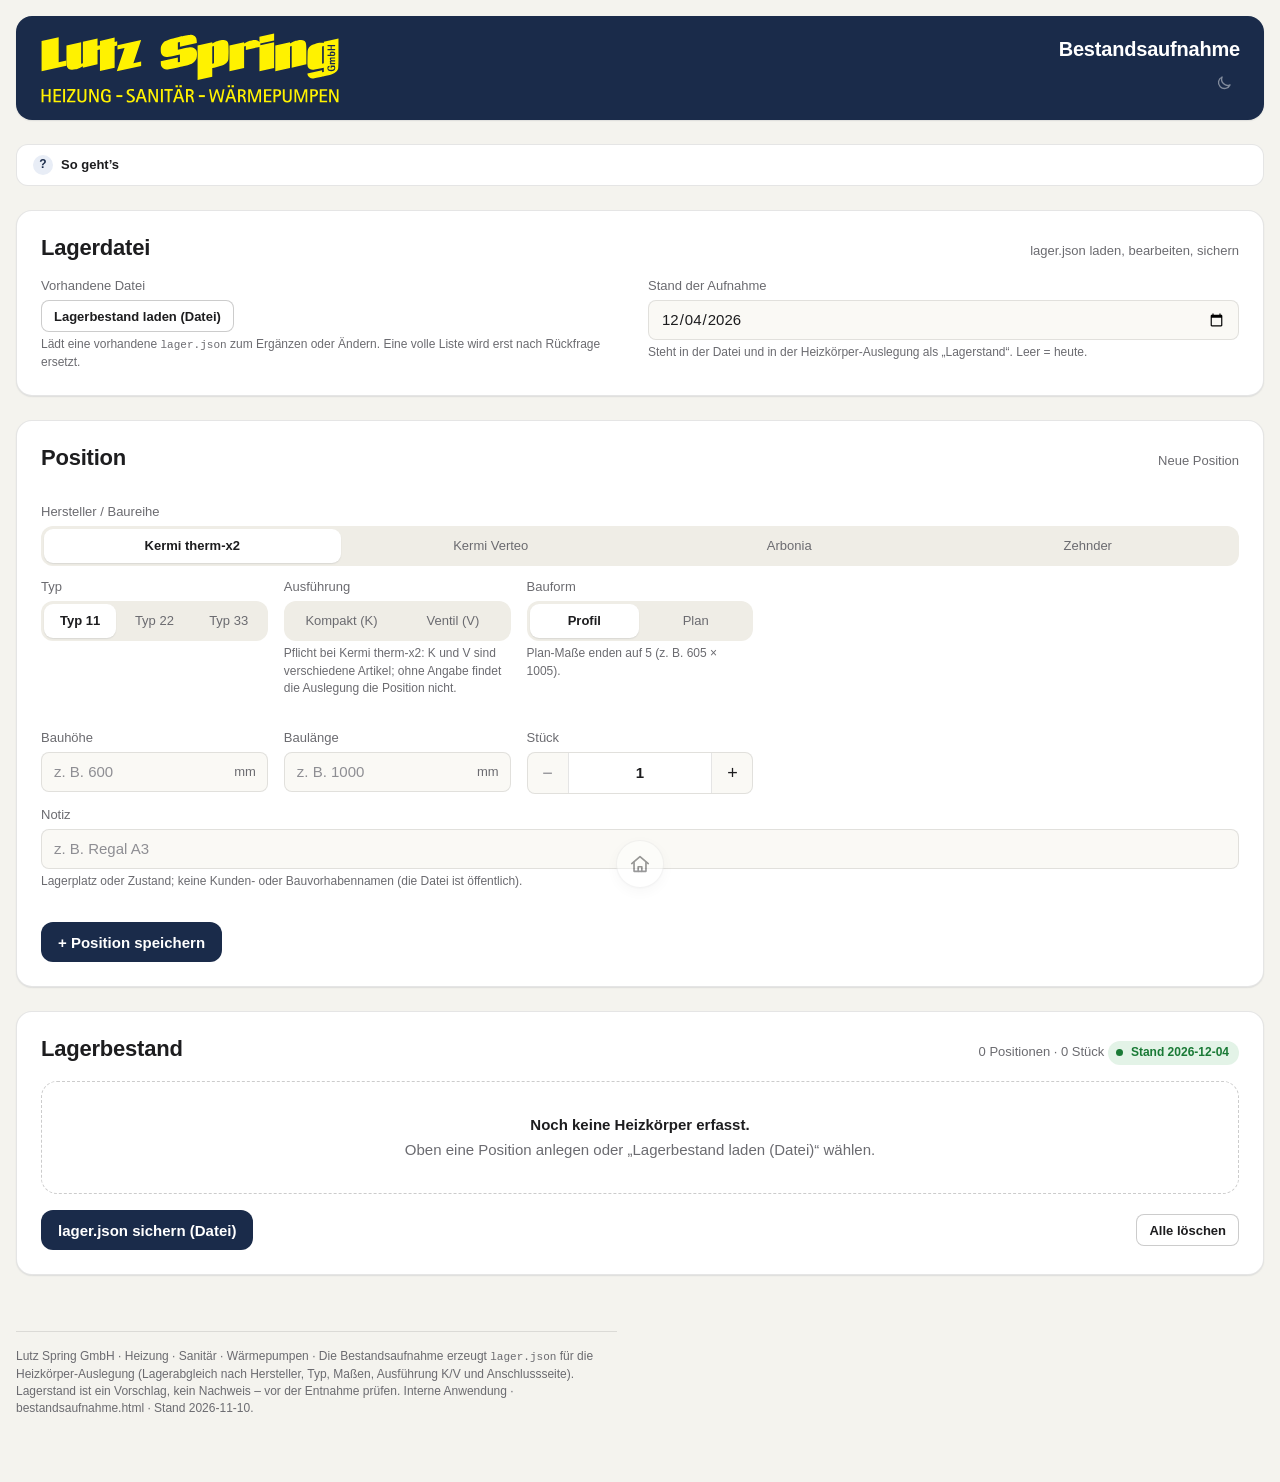
<file: bestandsaufnahme.html>
<!DOCTYPE html>
<html lang="de">
<head>
<meta charset="utf-8">
<meta name="viewport" content="width=device-width, initial-scale=1, viewport-fit=cover">
<meta name="robots" content="noindex, nofollow">
<meta name="theme-color" content="#1a2b4a">
<link rel="icon" href="assets/icons/favicon.svg" type="image/svg+xml">
<link rel="apple-touch-icon" href="assets/icons/apple-touch-icon.png">
<meta name="apple-mobile-web-app-capable" content="yes">
<meta name="apple-mobile-web-app-status-bar-style" content="black-translucent">
<meta name="apple-mobile-web-app-title" content="Bestandsaufnahme">
<title>Bestandsaufnahme · Lutz Spring GmbH</title>
<!-- bestandsaufnahme.html · Lagerpflege für die Heizkörper-Auslegung · erzeugt lager.json
     Neubau 2026-11-10 aus vorlagen/tool-vorlage.html nach tests/feldliste-bestandsaufnahme.md (Umbau Schritt 4, UMBAU-ABLAUF.md).
     Rechenteil (Baureihen, Positionsobjekt, Zusammenführen gleicher Positionen, Laden, Dateiformat) unverändert aus alt/bestandsaufnahme_2026-11-10.html;
     Nachweis tests/referenzwerte.md B1–B3. Das Dateiformat ist die Schnittstelle zu heizkoerper.html (TOOLS-WISSEN.md, Lagerabgleich).
     Feld-Zuordnung alt → neu (nur Bedienelemente, lager.json unverändert): ladeFile → lagerDatei · hersteller/typ/bauform/anschluss (select) → Segmente gleichen Namens ·
     ausf → ausfuehrung · addBtn → btnSpeichern · cancelEdit → btnAbbrechen · editnote → hinweisBearbeiten · count → zaehler · tbody → positionenListe ·
     clearBtn → btnAlleLoeschen · downloadBtn → btnSichern. -->
<!-- design.css:start -->
<style>
/* ============================================================
   design.css · Lutz Spring GmbH · Heizung · Sanitär · Wärmepumpen
   Gemeinsames Designsystem für alle internen HTML-Tools.
   Version 2.1.5 · Stand 2026-11-13 (Druck immer hell, Blocklayout und Umbruch im Druck)
   Einbinden:  Beim Veröffentlichen fügt _build/inline.py diese Datei in jedes
               Tool ein (Marker design.css:start / design.css:end im HTML).
               Ein Tool bleibt so eine einzelne Datei.
   Regeln:     DESIGNREGELN.md · Referenz: styleguide.html
   Keine externen Abhängigkeiten. Systemschrift. Hell + Dunkel.
   ============================================================ */

/* ------------------------------------------------------------
   1 · TOKENS (hell = Standard)
   Alle Farben nur über diese Variablen verwenden.
   ------------------------------------------------------------ */
:root {
  color-scheme: light;

  /* Marke [BESTÄTIGT 03_design-system.md] */
  --ls-navy:        #1a2b4a;
  --ls-navy-2:      #223a63;   /* Hover/aktiv auf Navy */
  --ls-navy-3:      #142238;   /* gedrückt */
  --ls-yellow:      #fff200;   /* Logo-Gelb [BESTÄTIGT 2026-10-25]; nur Logo + Akzent, nie Textfarbe auf hellem Grund */
  --ls-yellow-ink:  #8a6d00;   /* lesbares „Gelb“ als Text auf Weiß (≥ 4,5:1) */

  /* Flächen */
  --ls-bg:          #f4f3ee;   /* Creme, Seitenhintergrund [BESTÄTIGT] */
  --ls-surface:     #ffffff;   /* Karten */
  --ls-surface-2:   #faf9f5;   /* Eingaben, Zebra-Zeilen, Tabellenköpfe */
  --ls-surface-3:   #efede6;   /* gedrückt / ausgewählt */
  --ls-line:        rgba(0, 0, 0, 0.10);
  --ls-line-strong: rgba(0, 0, 0, 0.20);

  /* Text */
  --ls-text:        #1d1d1f;
  --ls-text-2:      #6b6b70;   /* Sekundär, Labels (4,8:1 auf Creme) */
  --ls-text-3:      #8e8e93;   /* nur Platzhalter, deaktiviert */
  --ls-on-navy:     #ffffff;

  /* Interaktion */
  --ls-primary:     var(--ls-navy);
  --ls-primary-hover: var(--ls-navy-2);
  --ls-primary-active: var(--ls-navy-3);
  --ls-on-primary:  #ffffff;
  /* Markenknopf (.ls-btn--brand, 2.1.4): Projektaktion „Neues Projekt“ – hell Navy, dunkel Logo-Gelb [BESTÄTIGT Fabian 2026-11-09] */
  --ls-brand-btn:        var(--ls-navy);
  --ls-brand-btn-hover:  var(--ls-navy-2);
  --ls-brand-btn-active: var(--ls-navy-3);
  --ls-on-brand-btn:     #ffffff;
  --ls-link:        var(--ls-navy);
  --ls-focus:       var(--ls-navy);
  --ls-focus-ring:  rgba(26, 43, 74, 0.25);
  --ls-selection:   rgba(255, 242, 0, 0.45);

  /* Zustände (semantisch, nicht Akzent) */
  --ls-ok:          #1a7a36;  --ls-ok-bg:     #e3f3e7;
  --ls-warn:        #b25000;  --ls-warn-bg:   #fdebdd;
  --ls-danger:      #d70015;  --ls-danger-bg: #fde4e6;
  --ls-info:        #1a2b4a;  --ls-info-bg:   #e8edf6;

  /* Diagramme: Reihenfarben mit fester Bedeutung (Wärmepumpe = Navy, Bestand Gas/Öl = Grau, Strom/PV = Gelb-Ocker, Vergleich = Stahlblau) */
  --ls-chart-wp:    #1a2b4a;
  --ls-chart-alt:   #8e8e93;
  --ls-chart-pv:    #c9a800;
  --ls-chart-2:     #4f75b8;
  --ls-chart-grid:  rgba(0, 0, 0, 0.08);
  --ls-chart-text:  #6b6b70;

  /* Schatten (Tiefe sparsam) */
  --ls-shadow-1: 0 1px 2px rgba(20, 30, 50, 0.06), 0 1px 1px rgba(20, 30, 50, 0.04);
  --ls-shadow-2: 0 4px 16px rgba(20, 30, 50, 0.08), 0 1px 2px rgba(20, 30, 50, 0.05);

  /* Schrift: Systemschrift wie auf iPad und Mac [BESTÄTIGT: keine externen Abhängigkeiten] */
  --ls-font: -apple-system, BlinkMacSystemFont, "SF Pro Text", "Segoe UI", Roboto, "Helvetica Neue", Arial, sans-serif;
  --ls-font-mono: ui-monospace, "SF Mono", Menlo, Consolas, "Liberation Mono", monospace;
  --ls-fs-xs: 0.75rem;    /* 12 · Fußnoten */
  --ls-fs-sm: 0.8125rem;  /* 13 · Labels, Tabellen dicht */
  --ls-fs-md: 0.9375rem;  /* 15 · Fließtext, Eingaben */
  --ls-fs-lg: 1.0625rem;  /* 17 · Kartentitel */
  --ls-fs-xl: 1.375rem;   /* 22 · Abschnitt */
  --ls-fs-2xl: 1.75rem;   /* 28 · Seitentitel */
  --ls-fs-kpi: 2rem;      /* 32 · Kennzahl */
  --ls-lh: 1.45;

  /* Abstände: 8-px-Raster */
  --ls-s1: 4px; --ls-s2: 8px; --ls-s3: 12px; --ls-s4: 16px;
  --ls-s5: 24px; --ls-s6: 32px; --ls-s7: 48px; --ls-s8: 64px;

  /* Radien */
  --ls-r-sm: 8px; --ls-r-md: 12px; --ls-r-lg: 16px; --ls-r-pill: 999px;

  /* Maße */
  --ls-max: 1400px;           /* [BESTÄTIGT] */
  --ls-control-h: 40px;       /* Höhe Eingaben/Buttons (Maus) */
  --ls-touch-h: 44px;         /* Höhe auf Touch (iPad) */
  --ls-gutter: 16px;

  /* Theme-Schalter: welches Symbol sichtbar ist (hell → Mond anbieten) */
  --ls-icon-moon: block;
  --ls-icon-sun: none;
}

/* Dunkel: folgt dem System, solange kein data-theme gesetzt ist */
@media (prefers-color-scheme: dark) {
  :root:not([data-theme="light"]) {
    color-scheme: dark;
    --ls-navy:        #16233d;
    --ls-navy-2:      #1d2f52;
    --ls-navy-3:      #111b30;
    --ls-yellow-ink:  #fff200;
    --ls-bg:          #141416;
    --ls-surface:     #1e1e20;
    --ls-surface-2:   #27272a;
    --ls-surface-3:   #313134;
    --ls-line:        rgba(255, 255, 255, 0.11);
    --ls-line-strong: rgba(255, 255, 255, 0.22);
    --ls-text:        #f5f5f7;
    --ls-text-2:      #a1a1a6;
    --ls-text-3:      #7c7c82;
    --ls-primary:     #4f75b8;
    --ls-primary-hover: #5d83c6;
    --ls-primary-active: #43669f;
    --ls-brand-btn: var(--ls-yellow); --ls-brand-btn-hover: #fff7a8; --ls-brand-btn-active: #e6da00; --ls-on-brand-btn: #1a2b4a;
    --ls-link:        #8fb3f0;
    --ls-focus:       #8fb3f0;
    --ls-focus-ring:  rgba(143, 179, 240, 0.30);
    --ls-selection:   rgba(255, 242, 0, 0.30);
    --ls-ok:     #30d158; --ls-ok-bg:     rgba(48, 209, 88, 0.14);
    --ls-warn:   #ff9f0a; --ls-warn-bg:   rgba(255, 159, 10, 0.14);
    --ls-danger: #ff453a; --ls-danger-bg: rgba(255, 69, 58, 0.14);
    --ls-info:   #8fb3f0; --ls-info-bg:   rgba(143, 179, 240, 0.14);
    --ls-chart-wp: #8fb3f0; --ls-chart-alt: #7c7c82; --ls-chart-pv: #e6c800; --ls-chart-2: #4f75b8; --ls-chart-grid: rgba(255,255,255,0.09); --ls-chart-text: #a1a1a6;
    --ls-shadow-1: 0 1px 2px rgba(0, 0, 0, 0.4);
    --ls-shadow-2: 0 6px 20px rgba(0, 0, 0, 0.45);
    --ls-icon-moon: none;
    --ls-icon-sun: block;
  }
}
/* Dunkel: ausdrücklich gewählt (Schalter im Tool) – gleiche Werte */
:root[data-theme="dark"] {
  color-scheme: dark;
  --ls-icon-moon: none;
  --ls-icon-sun: block;
  --ls-navy:        #16233d;
  --ls-navy-2:      #1d2f52;
  --ls-navy-3:      #111b30;
  --ls-yellow-ink:  #fff200;
  --ls-bg:          #141416;
  --ls-surface:     #1e1e20;
  --ls-surface-2:   #27272a;
  --ls-surface-3:   #313134;
  --ls-line:        rgba(255, 255, 255, 0.11);
  --ls-line-strong: rgba(255, 255, 255, 0.22);
  --ls-text:        #f5f5f7;
  --ls-text-2:      #a1a1a6;
  --ls-text-3:      #7c7c82;
  --ls-primary:     #4f75b8;
  --ls-primary-hover: #5d83c6;
  --ls-primary-active: #43669f;
  --ls-brand-btn: var(--ls-yellow); --ls-brand-btn-hover: #fff7a8; --ls-brand-btn-active: #e6da00; --ls-on-brand-btn: #1a2b4a;
  --ls-link:        #8fb3f0;
  --ls-focus:       #8fb3f0;
  --ls-focus-ring:  rgba(143, 179, 240, 0.30);
  --ls-selection:   rgba(255, 242, 0, 0.30);
  --ls-ok:     #30d158; --ls-ok-bg:     rgba(48, 209, 88, 0.14);
  --ls-warn:   #ff9f0a; --ls-warn-bg:   rgba(255, 159, 10, 0.14);
  --ls-danger: #ff453a; --ls-danger-bg: rgba(255, 69, 58, 0.14);
  --ls-info:   #8fb3f0; --ls-info-bg:   rgba(143, 179, 240, 0.14);
  --ls-chart-wp: #8fb3f0; --ls-chart-alt: #7c7c82; --ls-chart-pv: #e6c800; --ls-chart-2: #4f75b8; --ls-chart-grid: rgba(255,255,255,0.09); --ls-chart-text: #a1a1a6;
  --ls-shadow-1: 0 1px 2px rgba(0, 0, 0, 0.4);
  --ls-shadow-2: 0 6px 20px rgba(0, 0, 0, 0.45);
}

/* ------------------------------------------------------------
   2 · BASIS
   ------------------------------------------------------------ */
*, *::before, *::after { box-sizing: border-box; }
html { -webkit-text-size-adjust: 100%; height: 100%; }
body {
  margin: 0;
  min-height: 100%;
  background: var(--ls-bg);
  color: var(--ls-text);
  font: var(--ls-fs-md) / var(--ls-lh) var(--ls-font);
  -webkit-font-smoothing: antialiased;
  padding-block: calc(var(--ls-s4) + env(safe-area-inset-top, 0px)) calc(var(--ls-s8) + env(safe-area-inset-bottom, 0px)); /* oben: Statusleiste der Homescreen-App; unten: Haus-Icon */
  padding-left:  max(var(--ls-gutter), env(safe-area-inset-left, 0px));
  padding-right: max(var(--ls-gutter), env(safe-area-inset-right, 0px));
}
::selection { background: var(--ls-selection); }
img, svg, canvas { max-width: 100%; height: auto; }
[hidden] { display: none !important; }
a { color: var(--ls-link); text-decoration: underline; text-underline-offset: 2px; text-decoration-thickness: 1px; }
a:hover { text-decoration-thickness: 2px; }
hr { border: 0; border-top: 1px solid var(--ls-line); margin: var(--ls-s5) 0; }
code, kbd, .ls-mono { font-family: var(--ls-font-mono); font-size: 0.92em; }
small, .ls-small { font-size: var(--ls-fs-sm); }
sub, sup { line-height: 0; }

h1, h2, h3, h4 { margin: 0; color: var(--ls-text); font-weight: 600; letter-spacing: -0.01em; text-wrap: balance; hyphens: auto; -webkit-hyphens: auto; }
h1 { font-size: var(--ls-fs-2xl); line-height: 1.15; letter-spacing: -0.02em; }
h2 { font-size: var(--ls-fs-xl);  line-height: 1.2; }
h3 { font-size: var(--ls-fs-lg);  line-height: 1.3; }
h4 { font-size: var(--ls-fs-md);  line-height: 1.35; }
p  { margin: 0; }
p + p { margin-top: var(--ls-s3); }
.ls-prose { max-width: 70ch; }
.ls-prose p + p { margin-top: var(--ls-s3); }

/* Fokus: immer sichtbar, Tastatur und Touch */
:focus { outline: none; }
:focus-visible { outline: 2px solid var(--ls-focus); outline-offset: 2px; border-radius: var(--ls-r-sm); }

/* Reduzierte Bewegung respektieren */
@media (prefers-reduced-motion: reduce) {
  *, *::before, *::after { animation: none !important; transition: none !important; scroll-behavior: auto !important; }
}

/* ------------------------------------------------------------
   3 · LAYOUT
   ------------------------------------------------------------ */
.ls-container { max-width: var(--ls-max); margin-inline: auto; width: 100%; min-width: 0; }
.ls-stack  { display: grid; gap: var(--ls-s4); }
/* Grid-Kinder dürfen nie breiter werden als ihr Platz (Tabellen/Code scrollen im eigenen Rahmen) */
.ls-container > *, .ls-stack > *, .ls-form > *, .ls-fields > *, .ls-card > * { min-width: 0; }
.ls-stack--tight { gap: var(--ls-s2); }
.ls-stack--loose { gap: var(--ls-s5); }
.ls-row    { display: flex; flex-wrap: wrap; align-items: center; gap: var(--ls-s2) var(--ls-s3); }
.ls-row--between { justify-content: space-between; }
.ls-row--end { justify-content: flex-end; }
.ls-grow { flex: 1 1 auto; min-width: 0; }
.ls-section { margin-top: var(--ls-s6); }
.ls-section > h2 { margin-bottom: var(--ls-s4); }

/* Karten-Raster [BESTÄTIGT: minmax(250px,1fr), einspaltig < 700 px] */
.ls-grid { display: grid; grid-template-columns: repeat(auto-fit, minmax(250px, 1fr)); gap: var(--ls-s4); }
.ls-grid--2 { grid-template-columns: repeat(auto-fit, minmax(min(100%, 340px), 1fr)); }
.ls-grid--3 { grid-template-columns: repeat(auto-fit, minmax(min(100%, 280px), 1fr)); }
.ls-grid > * { min-width: 0; }
@media (max-width: 699.98px) { .ls-grid, .ls-grid--2, .ls-grid--3 { grid-template-columns: 1fr; } }

/* ------------------------------------------------------------
   4 · KOPF (Navy-Balken mit runden Ecken [BESTÄTIGT]) + FUSS
   ------------------------------------------------------------ */
.ls-header {
  background: var(--ls-navy);
  color: var(--ls-on-navy);
  border-radius: var(--ls-r-lg);
  padding: var(--ls-s4) var(--ls-s5);
  display: grid;
  grid-template-columns: auto 1fr;
  align-items: center;
  gap: var(--ls-s3) var(--ls-s5);
  box-shadow: var(--ls-shadow-1);
}
.ls-header__brand { display: grid; gap: 2px; }
/* Logo Variante B (Wortmarke mit Slogan) als Inline-SVG; Farbe über currentColor. Mindestens 280 px breit, sonst ist der Slogan im Logo unlesbar. */
.ls-header__logo { display: block; width: min(300px, 100%); height: auto; color: var(--ls-yellow); }
.ls-header__logo--navy { color: var(--ls-navy); } /* Ausnahme: Logo ohne Navy-Hintergrund (Fuß, helle Fläche) */
.ls-header__slogan { font-size: var(--ls-fs-sm); color: var(--ls-yellow); letter-spacing: 0.02em; }
.ls-header:has(> .ls-header__title) { grid-template-columns: auto 1fr auto; } /* alte Form mit Titelblock in der Mitte */
.ls-header__title { display: grid; gap: 2px; min-width: 0; }
.ls-header__title h1 { color: var(--ls-on-navy); font-size: var(--ls-fs-xl); }
/* Standard (2.1.2): Toolname rechts oben über Kunde/Projekt, kein Untertitel */
.ls-header__meta .ls-header__title h1, .ls-header__meta h1 { font-size: 1.25rem; line-height: 1.2; font-weight: 600; letter-spacing: -0.01em; color: var(--ls-on-navy); margin: 0 0 2px; text-align: right; }
.ls-header__sub { font-size: var(--ls-fs-sm); color: rgba(255,255,255,0.75); }
.ls-header__meta { display: grid; gap: 2px; justify-items: end; justify-self: end; text-align: right; font-size: var(--ls-fs-sm); color: rgba(255,255,255,0.85); white-space: nowrap; min-width: 0; }
.ls-header__meta b { color: var(--ls-on-navy); font-weight: 600; }
.ls-header__meta .ls-header__title { justify-items: end; margin-bottom: 2px; }
.ls-header a { color: var(--ls-on-navy); }
.ls-header .ls-btn--ghost { color: var(--ls-on-navy); border-color: rgba(255,255,255,0.35); }
.ls-header .ls-btn--ghost:hover { background: rgba(255,255,255,0.1); }
@media (max-width: 699.98px) {
  .ls-header { grid-template-columns: 1fr; padding: var(--ls-s4); }
  .ls-header__meta { justify-items: start; text-align: left; white-space: normal; }
}
/* Theme-Schalter: runder Symbolknopf, Mond im Hell-, Sonne im Dunkelmodus; kein Text, kein Rahmen */
.ls-theme-toggle { appearance: none; border: 0; background: transparent; width: 32px; height: 32px; border-radius: var(--ls-r-pill); display: inline-grid; place-items: center; color: var(--ls-on-navy); opacity: .45; cursor: pointer; transition: opacity .15s ease; -webkit-tap-highlight-color: transparent; } /* Deckkraft wie Haus-Icon: 0,45 / 1 / 0,3 */
.ls-theme-toggle:hover, .ls-theme-toggle:focus-visible { opacity: 1; }
.ls-theme-toggle:active { opacity: .3; }
.ls-theme-toggle svg { width: 18px; height: 18px; }
.ls-theme-toggle__moon { display: var(--ls-icon-moon); }
.ls-theme-toggle__sun { display: var(--ls-icon-sun); }
.ls-header__meta .ls-theme-toggle { justify-self: end; margin-top: 2px; }
@media (max-width: 699.98px) { .ls-header__meta { justify-self: stretch; } .ls-header__meta .ls-theme-toggle { justify-self: start; } .ls-header__meta .ls-header__title h1, .ls-header__meta h1 { text-align: left; } }
@media (pointer: coarse) { .ls-theme-toggle { width: 40px; height: 40px; } }

/* Text-Wortmarke, falls (noch) kein Logo eingebettet ist */
.ls-wordmark { font-weight: 800; font-size: 1.375rem; letter-spacing: -0.02em; color: var(--ls-yellow); line-height: 1; }
.ls-wordmark small { display: block; font-weight: 600; font-size: 0.75rem; color: var(--ls-on-navy); letter-spacing: 0.08em; margin-top: 2px; }

.ls-footer { margin-top: var(--ls-s6); padding-top: var(--ls-s4); border-top: 1px solid var(--ls-line); font-size: var(--ls-fs-xs); color: var(--ls-text-2); max-width: 90ch; }

/* Haus-Icon: Rücklink zur Startseite [BESTÄTIGT: 48×48, unten mittig, Deckkraft 0,45 / 1 / 0,3, im Druck aus] */
.ls-home {
  position: fixed; left: 50%; bottom: calc(var(--ls-s3) + env(safe-area-inset-bottom, 0px));
  transform: translateX(-50%);
  width: 48px; height: 48px; border-radius: var(--ls-r-pill);
  display: grid; place-items: center;
  background: var(--ls-surface); color: var(--ls-text); border: 1px solid var(--ls-line);
  box-shadow: var(--ls-shadow-2); opacity: 0.45; transition: opacity .15s ease; z-index: 50;
}
.ls-home:hover, .ls-home:focus-visible { opacity: 1; }
.ls-home:active { opacity: 0.3; }
.ls-home svg { width: 22px; height: 22px; }

/* ------------------------------------------------------------
   5 · KARTEN
   ------------------------------------------------------------ */
.ls-card {
  background: var(--ls-surface);
  border: 1px solid var(--ls-line);
  border-radius: var(--ls-r-lg);
  padding: var(--ls-s5);
  box-shadow: var(--ls-shadow-1);
  min-width: 0;
}
.ls-card--tight { padding: var(--ls-s4); }
.ls-card--flat { box-shadow: none; }
.ls-card__head { display: flex; align-items: baseline; justify-content: space-between; gap: var(--ls-s3); margin-bottom: var(--ls-s4); flex-wrap: wrap; }
.ls-card__head h2, .ls-card__head h3 { margin: 0; }
.ls-card__sub { font-size: var(--ls-fs-sm); color: var(--ls-text-2); }
/* Abstand zwischen Karten kommt vom Eltern-Raster (.ls-stack / .ls-grid), nicht von Margins */

/* Nummerierte Blockkarten (Schritte einer Auslegung) – nur bei echter Reihenfolge */
.ls-steps { counter-reset: ls-step; display: grid; gap: var(--ls-s4); }
.ls-steps > .ls-card { counter-increment: ls-step; position: relative; padding-left: calc(var(--ls-s5) + 40px); }
.ls-steps > .ls-card::before {
  content: counter(ls-step); position: absolute; left: var(--ls-s4); top: var(--ls-s5);
  width: 28px; height: 28px; border-radius: var(--ls-r-pill);
  background: var(--ls-navy); color: var(--ls-on-navy); font-weight: 700; font-size: var(--ls-fs-sm);
  display: grid; place-items: center;
}

/* Empfehlungskarte: Navy mit gelben Kennwerten (z. B. Kostenvergleich) */
.ls-card--navy { background: var(--ls-navy); color: var(--ls-on-navy); border-color: transparent; }
.ls-card--navy h2, .ls-card--navy h3, .ls-card--navy .ls-kpi__value { color: var(--ls-on-navy); }
.ls-card--navy .ls-kpi__value, .ls-card--navy .ls-accent { color: var(--ls-yellow); }
.ls-card--navy .ls-kpi__label, .ls-card--navy .ls-muted { color: rgba(255,255,255,0.75); }
.ls-card--navy .ls-kpi { background: rgba(255,255,255,0.08); border-color: rgba(255,255,255,0.15); }  /* Kennzahlen auf Navy, 2.1.1 */
.ls-card--navy .ls-kpi__value small { color: rgba(255,255,255,0.85); }  /* Einheit auf Navy lesbar statt grau, 2.1.3 */
.ls-card--navy .ls-btn--primary { background: var(--ls-yellow); color: #1d1d1f; }
.ls-card--navy .ls-btn--primary:hover { background: #fff566; }

/* ------------------------------------------------------------
   6 · FORMULARE
   ------------------------------------------------------------ */
.ls-form { display: grid; gap: var(--ls-s4); }
.ls-fields { display: grid; grid-template-columns: repeat(auto-fit, minmax(min(100%, 200px), 1fr)); gap: var(--ls-s3) var(--ls-s4); }
.ls-field { display: grid; gap: var(--ls-s1); min-width: 0; align-content: start; } /* align-content: Felder einer Zeile beginnen oben, Regler und Eingaben stehen auf einer Höhe (2.1.1) */
.ls-field--span { grid-column: 1 / -1; }
.ls-label { font-size: var(--ls-fs-sm); color: var(--ls-text-2); font-weight: 500; display: flex; gap: var(--ls-s1); align-items: baseline; }
.ls-label abbr { text-decoration: none; }
.ls-hint { font-size: var(--ls-fs-xs); color: var(--ls-text-2); }
.ls-error { font-size: var(--ls-fs-xs); color: var(--ls-danger); font-weight: 500; }

.ls-input, .ls-select, .ls-textarea {
  width: 100%; min-height: var(--ls-control-h);
  padding: 0 var(--ls-s3);
  font: inherit; color: var(--ls-text);
  background: var(--ls-surface-2);
  border: 1px solid var(--ls-line); border-radius: var(--ls-r-sm);
  transition: border-color .12s ease, box-shadow .12s ease, background .12s ease;
  font-variant-numeric: tabular-nums;
}
.ls-textarea { min-height: calc(var(--ls-control-h) * 2.2); padding: var(--ls-s2) var(--ls-s3); resize: vertical; line-height: var(--ls-lh); }
.ls-input::placeholder, .ls-textarea::placeholder { color: var(--ls-text-3); }
.ls-input:hover, .ls-select:hover, .ls-textarea:hover { border-color: var(--ls-line-strong); }
.ls-input:focus, .ls-select:focus, .ls-textarea:focus { outline: none; border-color: var(--ls-focus); box-shadow: 0 0 0 3px var(--ls-focus-ring); background: var(--ls-surface); }
.ls-input[aria-invalid="true"], .ls-select[aria-invalid="true"] { border-color: var(--ls-danger); }
.ls-input[aria-invalid="true"]:focus { box-shadow: 0 0 0 3px var(--ls-danger-bg); }
.ls-input:disabled, .ls-select:disabled, .ls-textarea:disabled { color: var(--ls-text-3); background: var(--ls-surface-3); cursor: not-allowed; }
.ls-input[readonly] { background: var(--ls-surface-3); }
.ls-input[type="number"] { -moz-appearance: textfield; appearance: textfield; }
.ls-input::-webkit-outer-spin-button, .ls-input::-webkit-inner-spin-button { -webkit-appearance: none; margin: 0; }
.ls-select {
  appearance: none; -webkit-appearance: none; padding-right: 36px; cursor: pointer;
  background-image: url("data:image/svg+xml;utf8,<svg xmlns='http://www.w3.org/2000/svg' width='16' height='16' viewBox='0 0 16 16'><path d='M4 6l4 4 4-4' fill='none' stroke='%236b6b70' stroke-width='1.8' stroke-linecap='round' stroke-linejoin='round'/></svg>");
  background-repeat: no-repeat; background-position: right 12px center;
}

/* Eingabe mit Einheit (Suffix) – Einheit steht am Feld, nie im Wert */
.ls-unit { position: relative; display: grid; }
.ls-unit .ls-input { padding-right: 3.2em; }
.ls-unit > span { position: absolute; right: var(--ls-s3); top: 50%; transform: translateY(-50%); font-size: var(--ls-fs-sm); color: var(--ls-text-2); pointer-events: none; }
.ls-unit--pre .ls-input { padding-left: 2.4em; padding-right: var(--ls-s3); }
.ls-unit--pre > span { right: auto; left: var(--ls-s3); }

/* Auswahlfelder */
.ls-check { display: inline-flex; align-items: center; gap: var(--ls-s2); font-size: var(--ls-fs-md); cursor: pointer; min-height: 32px; }
.ls-check input { width: 20px; height: 20px; margin: 0; accent-color: var(--ls-primary); flex: none; }
.ls-switch { display: inline-flex; align-items: center; gap: var(--ls-s3); cursor: pointer; }
.ls-switch input { position: absolute; opacity: 0; width: 0; height: 0; }
.ls-switch i { width: 44px; height: 26px; border-radius: var(--ls-r-pill); background: var(--ls-line-strong); position: relative; transition: background .15s ease; flex: none; }
.ls-switch i::after { content: ""; position: absolute; top: 3px; left: 3px; width: 20px; height: 20px; border-radius: 50%; background: #fff; box-shadow: 0 1px 3px rgba(0,0,0,.3); transition: transform .15s ease; }
.ls-switch input:checked + i { background: var(--ls-ok); }
.ls-switch input:checked + i::after { transform: translateX(18px); }
.ls-switch input:focus-visible + i { outline: 2px solid var(--ls-focus); outline-offset: 2px; }

/* Segment-Steuerung (Tabs ① ② ③, Umschalter Gas/Öl) */
.ls-seg { display: inline-flex; padding: 3px; gap: 2px; background: var(--ls-surface-3); border-radius: var(--ls-r-md); max-width: 100%; overflow-x: auto; }
.ls-seg > button, .ls-seg > label {
  appearance: none; border: 0; background: transparent; color: var(--ls-text-2);
  font: inherit; font-size: var(--ls-fs-sm); font-weight: 500;
  padding: 0 var(--ls-s3); min-height: 34px; border-radius: calc(var(--ls-r-md) - 3px);
  cursor: pointer; white-space: nowrap; transition: background .12s ease, color .12s ease; display: inline-flex; align-items: center; gap: var(--ls-s1);
}
.ls-seg > [aria-selected="true"], .ls-seg > .is-active, .ls-seg > label:has(input:checked) { background: var(--ls-surface); color: var(--ls-text); box-shadow: var(--ls-shadow-1); font-weight: 600; }
.ls-seg input { position: absolute; opacity: 0; width: 0; height: 0; }
.ls-seg--full { display: flex; }
.ls-seg--full > * { flex: 1 1 0; justify-content: center; }

/* „Erweitert“: selten geänderte Felder eingeklappt, eingestellte Werte als Kurzzeile sichtbar */
.ls-details { border-top: 1px solid var(--ls-line); padding-top: var(--ls-s2); }
.ls-details > summary { cursor: pointer; font-size: var(--ls-fs-sm); font-weight: 600; color: var(--ls-text); list-style: none; display: flex; align-items: center; gap: var(--ls-s2); min-height: 32px; }
.ls-details > summary::-webkit-details-marker { display: none; }
.ls-details > summary::before { content: ""; width: 7px; height: 7px; border-right: 1.8px solid var(--ls-text-2); border-bottom: 1.8px solid var(--ls-text-2); transform: rotate(-45deg); transition: transform .12s ease; flex: none; margin-left: 2px; }
.ls-details[open] > summary::before { transform: rotate(45deg); }
.ls-details > summary .ls-muted { font-weight: 400; }
.ls-details[open] > summary .ls-muted { display: none; }

/* Touch: größere Ziele auf iPad / Handy [BESTÄTIGT 2026-10-25, WCAG 2.2 Zielgröße] */
@media (pointer: coarse) {
  :root { --ls-control-h: var(--ls-touch-h); }
  .ls-seg > button, .ls-seg > label { min-height: 40px; }
  .ls-check { min-height: 44px; }
  .ls-check input { width: 24px; height: 24px; }
}

/* ------------------------------------------------------------
   7 · BUTTONS
   Je Ansicht genau EIN primärer Button (die Hauptaktion).
   ------------------------------------------------------------ */
.ls-btn {
  appearance: none; -webkit-appearance: none;
  display: inline-flex; align-items: center; justify-content: center; gap: var(--ls-s2);
  min-height: var(--ls-control-h); padding: 0 var(--ls-s4);
  font: inherit; font-size: var(--ls-fs-md); font-weight: 600; line-height: 1;
  border-radius: var(--ls-r-md); border: 1px solid transparent;
  cursor: pointer; text-decoration: none; white-space: nowrap;
  transition: background .12s ease, border-color .12s ease, transform .06s ease, box-shadow .12s ease;
  -webkit-tap-highlight-color: transparent;
}
.ls-btn:active { transform: scale(0.98); }
.ls-btn:disabled, .ls-btn[aria-disabled="true"] { opacity: 0.45; cursor: not-allowed; transform: none; }
.ls-btn svg { width: 18px; height: 18px; flex: none; }
.ls-btn--primary { background: var(--ls-primary); color: var(--ls-on-primary); }
.ls-btn--primary:hover { background: var(--ls-primary-hover); }
.ls-btn--primary:active { background: var(--ls-primary-active); }
.ls-btn--secondary { background: var(--ls-surface); color: var(--ls-text); border-color: var(--ls-line-strong); }
.ls-btn--secondary:hover { background: var(--ls-surface-2); }
.ls-btn--ghost { background: transparent; color: var(--ls-link); border-color: transparent; }
.ls-btn--ghost:hover { background: var(--ls-surface-3); }
.ls-btn--danger { background: var(--ls-surface); color: var(--ls-danger); border-color: var(--ls-danger); }
.ls-btn--danger:hover { background: var(--ls-danger-bg); }
/* Markenknopf (2.1.4): hell Navy mit weißer Schrift, dunkel Logo-Gelb mit Navy-Schrift. Nur für die Projektaktion „Neues Projekt“;
   er ist kein zweiter Primärknopf (Regel 2.4) und kein Zustand (Regel 2.3). */
.ls-btn--brand { background: var(--ls-brand-btn); color: var(--ls-on-brand-btn); border-color: transparent; }
.ls-btn--brand:hover { background: var(--ls-brand-btn-hover); }
.ls-btn--brand:active { background: var(--ls-brand-btn-active); }
.ls-btn--sm { min-height: 32px; padding: 0 var(--ls-s3); font-size: var(--ls-fs-sm); border-radius: var(--ls-r-sm); }
.ls-btn--lg { min-height: 48px; padding: 0 var(--ls-s5); font-size: var(--ls-fs-lg); }
.ls-btn--block { width: 100%; }
.ls-btn--icon { padding: 0; width: var(--ls-control-h); }
.ls-toolbar { display: flex; flex-wrap: wrap; gap: var(--ls-s2); align-items: center; }
.ls-toolbar__spacer { flex: 1 1 auto; }
@media (max-width: 480px) { .ls-toolbar--stack .ls-btn { flex: 1 1 100%; } }

/* ------------------------------------------------------------
   8 · ERGEBNISSE: Kennzahlen, Tabellen, Listen
   ------------------------------------------------------------ */
.ls-num, .ls-table td.ls-num, .ls-kpi__value { font-variant-numeric: tabular-nums; }
.ls-kpis { display: grid; grid-template-columns: repeat(auto-fit, minmax(min(100%, 160px), 1fr)); gap: var(--ls-s3); }
.ls-kpi { display: grid; gap: 2px; padding: var(--ls-s3) var(--ls-s4); background: var(--ls-surface-2); border-radius: var(--ls-r-md); border: 1px solid var(--ls-line); min-width: 0; }
.ls-kpi__label { font-size: var(--ls-fs-xs); color: var(--ls-text-2); text-transform: uppercase; letter-spacing: 0.06em; font-weight: 600; }
.ls-kpi__value { font-size: var(--ls-fs-kpi); font-weight: 700; letter-spacing: -0.02em; line-height: 1.1; color: var(--ls-text); }
.ls-kpi__value small { font-size: 0.5em; font-weight: 600; color: var(--ls-text-2); margin-left: 2px; letter-spacing: 0; }
.ls-kpi__note { font-size: var(--ls-fs-xs); color: var(--ls-text-2); }
.ls-kpi--ok .ls-kpi__value { color: var(--ls-ok); }
.ls-kpi--warn .ls-kpi__value { color: var(--ls-warn); }
.ls-kpi--danger .ls-kpi__value { color: var(--ls-danger); }

/* Label/Wert-Liste (Bericht) */
.ls-dl { display: grid; grid-template-columns: minmax(140px, 1fr) minmax(0, 1.4fr); margin: 0; font-size: var(--ls-fs-md); }
.ls-dl > dt, .ls-dl > dd { margin: 0; padding: var(--ls-s2) 0; border-top: 1px solid var(--ls-line); min-width: 0; }
.ls-dl > dt { color: var(--ls-text-2); padding-right: var(--ls-s3); }
.ls-dl > dd { font-weight: 500; }
.ls-dl > dt:first-of-type, .ls-dl > dd:first-of-type { border-top: 0; }
.ls-dl > dt.ls-dl__strong, .ls-dl > dd.ls-dl__strong { font-weight: 700; color: var(--ls-text); }

/* Tabellen: dicht, Zahlen rechts, Kopf fixiert, breite Tabellen scrollen im Rahmen */
.ls-table-wrap { overflow-x: auto; -webkit-overflow-scrolling: touch; border: 1px solid var(--ls-line); border-radius: var(--ls-r-md); background: var(--ls-surface); }
.ls-table { width: 100%; border-collapse: separate; border-spacing: 0; font-size: var(--ls-fs-sm); }
.ls-table th, .ls-table td { padding: var(--ls-s2) var(--ls-s3); text-align: left; vertical-align: top; border-bottom: 1px solid var(--ls-line); }
.ls-table th { position: sticky; top: 0; z-index: 1; background: var(--ls-surface-2); color: var(--ls-text-2); font-weight: 600; font-size: var(--ls-fs-xs); text-transform: uppercase; letter-spacing: 0.05em; white-space: nowrap; }
.ls-table tbody tr:last-child td { border-bottom: 0; }
.ls-table tbody tr:hover td { background: var(--ls-surface-2); }
.ls-table .ls-num, .ls-table th.ls-num { text-align: right; }
.ls-table tr.is-selected td { background: var(--ls-info-bg); }
.ls-table tr.is-selected td:first-child { box-shadow: inset 3px 0 0 var(--ls-primary); }
.ls-table tr[role="button"], .ls-table tr.is-clickable { cursor: pointer; }
.ls-table tfoot td { font-weight: 600; background: var(--ls-surface-2); border-top: 1px solid var(--ls-line-strong); }
.ls-table--compact th, .ls-table--compact td { padding: var(--ls-s1) var(--ls-s2); }

/* Ergebnis-Zeilenliste (Alternative zur Tabelle auf schmalen Schirmen) */
.ls-list { display: grid; }
.ls-list__item { display: flex; align-items: center; gap: var(--ls-s3); padding: var(--ls-s3) 0; border-top: 1px solid var(--ls-line); }
.ls-list__item:first-child { border-top: 0; }
.ls-list__main { flex: 1 1 auto; min-width: 0; }
.ls-list__main b { display: block; font-weight: 600; }
.ls-list__main span { display: block; font-size: var(--ls-fs-sm); color: var(--ls-text-2); overflow-wrap: anywhere; }

/* ------------------------------------------------------------
   9 · STATUS: Badges, Hinweise, Leerzustände
   ------------------------------------------------------------ */
.ls-badge { display: inline-flex; align-items: center; gap: 4px; padding: 2px 10px; border-radius: var(--ls-r-pill); font-size: var(--ls-fs-xs); font-weight: 600; white-space: nowrap; background: var(--ls-surface-3); color: var(--ls-text-2); line-height: 1.6; }
.ls-badge--ok { background: var(--ls-ok-bg); color: var(--ls-ok); }
.ls-badge--warn { background: var(--ls-warn-bg); color: var(--ls-warn); }
.ls-badge--danger { background: var(--ls-danger-bg); color: var(--ls-danger); }
.ls-badge--info { background: var(--ls-info-bg); color: var(--ls-info); }
.ls-badge--navy { background: var(--ls-navy); color: var(--ls-on-navy); }
.ls-badge--yellow { background: var(--ls-yellow); color: #1d1d1f; }

.ls-note { display: grid; grid-template-columns: auto 1fr; gap: var(--ls-s3); padding: var(--ls-s3) var(--ls-s4); border-radius: var(--ls-r-md); border: 1px solid var(--ls-line); background: var(--ls-surface-2); font-size: var(--ls-fs-sm); }
.ls-note > svg, .ls-note > .ls-note__icon { width: 18px; height: 18px; margin-top: 2px; flex: none; }
.ls-note b { font-weight: 600; }
.ls-note--info   { background: var(--ls-info-bg);   border-color: transparent; color: var(--ls-text); }
.ls-note--ok     { background: var(--ls-ok-bg);     border-color: transparent; }
.ls-note--warn   { background: var(--ls-warn-bg);   border-color: transparent; }
.ls-note--danger { background: var(--ls-danger-bg); border-color: transparent; }
.ls-note--info .ls-note__icon { color: var(--ls-info); }
.ls-note--ok .ls-note__icon { color: var(--ls-ok); }
.ls-note--warn .ls-note__icon { color: var(--ls-warn); }
.ls-note--danger .ls-note__icon { color: var(--ls-danger); }
.ls-note--plain { grid-template-columns: 1fr; }

/* Notizfeld im Bericht (gelb hinterlegt, wie bisher) */
.ls-notiz { padding: var(--ls-s3) var(--ls-s4); border-radius: var(--ls-r-md); background: rgba(255, 242, 0, 0.16); border: 1px solid rgba(255, 242, 0, 0.5); font-size: var(--ls-fs-sm); }
.ls-notiz b { color: var(--ls-yellow-ink); letter-spacing: 0.04em; font-size: var(--ls-fs-xs); }

.ls-empty { text-align: center; padding: var(--ls-s6) var(--ls-s4); color: var(--ls-text-2); border: 1px dashed var(--ls-line-strong); border-radius: var(--ls-r-lg); }
.ls-empty b { display: block; color: var(--ls-text); font-weight: 600; margin-bottom: var(--ls-s1); }

/* Statuszeile oben (z. B. „Lagerbestand geladen: 14 Positionen · Stand …“) */
.ls-status { display: flex; align-items: center; gap: var(--ls-s2); font-size: var(--ls-fs-sm); color: var(--ls-text-2); padding: var(--ls-s2) var(--ls-s3); border-radius: var(--ls-r-sm); background: var(--ls-surface); border: 1px solid var(--ls-line); }
.ls-status__dot { width: 8px; height: 8px; border-radius: 50%; background: var(--ls-text-3); flex: none; }
.ls-status--ok .ls-status__dot { background: var(--ls-ok); }
.ls-status--warn .ls-status__dot { background: var(--ls-warn); }

/* Fortschritt / Deckung */
.ls-meter { height: 6px; border-radius: var(--ls-r-pill); background: var(--ls-surface-3); overflow: hidden; }
.ls-meter > i { display: block; height: 100%; background: var(--ls-primary); border-radius: inherit; }
.ls-meter--ok > i { background: var(--ls-ok); }
.ls-meter--warn > i { background: var(--ls-warn); }
.ls-meter--danger > i { background: var(--ls-danger); }

/* Lade-Skelett */
@keyframes ls-pulse { 50% { opacity: .45; } }
.ls-skeleton { background: var(--ls-surface-3); border-radius: var(--ls-r-sm); min-height: 1em; animation: ls-pulse 1.4s ease-in-out infinite; }


/* ------------------------------------------------------------
   10 · WEITERE BAUSTEINE (2.1)
   ------------------------------------------------------------ */

/* 10.1 Startseiten-Kacheln (index.html): Bild 16:9, Titel, ein Satz, „Öffnen“ */
.ls-tiles { display: grid; grid-template-columns: repeat(auto-fit, minmax(min(100%, 280px), 1fr)); gap: var(--ls-s4); }
.ls-tile { display: grid; grid-template-rows: auto 1fr; background: var(--ls-surface); border: 1px solid var(--ls-line); border-radius: var(--ls-r-lg); overflow: hidden; box-shadow: var(--ls-shadow-1); color: inherit; text-decoration: none; transition: transform .12s ease, box-shadow .12s ease; min-width: 0; }
.ls-tile:hover { transform: translateY(-2px); box-shadow: var(--ls-shadow-2); text-decoration: none; }
.ls-tile:active { transform: none; }
.ls-tile__img { aspect-ratio: 16 / 9; width: 100%; object-fit: cover; background: var(--ls-surface-3); display: block; }
.ls-tile__img--placeholder { display: grid; place-items: center; color: var(--ls-text-3); font-size: var(--ls-fs-sm); }
.ls-tile__body { padding: var(--ls-s4); display: grid; gap: var(--ls-s1); align-content: start; }
.ls-tile__title { font-size: var(--ls-fs-lg); font-weight: 600; letter-spacing: -0.01em; }
.ls-tile__text { font-size: var(--ls-fs-sm); color: var(--ls-text-2); }
.ls-tile__cta { margin-top: var(--ls-s2); font-size: var(--ls-fs-sm); font-weight: 600; color: var(--ls-link); display: inline-flex; align-items: center; gap: 4px; }
.ls-tile__cta::after { content: "›"; font-size: 1.1em; }

/* 10.2 Gespeicherte Einträge (Räume, Positionen) mit Aktionen */
.ls-items { display: grid; gap: var(--ls-s2); }
.ls-item { display: grid; grid-template-columns: auto 1fr auto; align-items: center; gap: var(--ls-s3); padding: var(--ls-s2) var(--ls-s3); background: var(--ls-surface-2); border: 1px solid var(--ls-line); border-radius: var(--ls-r-md); min-width: 0; }
.ls-item__no { width: 26px; height: 26px; border-radius: var(--ls-r-pill); background: var(--ls-navy); color: var(--ls-on-navy); font-size: var(--ls-fs-xs); font-weight: 700; display: grid; place-items: center; }
.ls-item__main { min-width: 0; display: grid; gap: 1px; }
.ls-item__main b { font-weight: 600; overflow: hidden; text-overflow: ellipsis; white-space: nowrap; }
.ls-item__main span { font-size: var(--ls-fs-sm); color: var(--ls-text-2); overflow: hidden; text-overflow: ellipsis; white-space: nowrap; }
.ls-item__actions { display: flex; gap: 2px; }
.ls-item__actions .ls-btn { min-height: 32px; width: 32px; padding: 0; border-radius: var(--ls-r-sm); color: var(--ls-text-2); }
.ls-item__actions .ls-btn:hover { color: var(--ls-text); }
.ls-item__actions .ls-btn--danger { color: var(--ls-danger); border-color: transparent; background: transparent; }
.ls-item.is-active { border-color: var(--ls-primary); box-shadow: 0 0 0 2px var(--ls-focus-ring); background: var(--ls-surface); }
@media (max-width: 480px) { .ls-item { grid-template-columns: auto 1fr; } .ls-item__actions { grid-column: 1 / -1; justify-content: flex-end; } }

/* 10.3 Rückfrage vor Löschen/Verwerfen – inline statt Browser-Dialog */
.ls-confirm { display: flex; flex-wrap: wrap; align-items: center; gap: var(--ls-s2) var(--ls-s3); padding: var(--ls-s3) var(--ls-s4); background: var(--ls-danger-bg); border-radius: var(--ls-r-md); font-size: var(--ls-fs-sm); }
.ls-confirm > b { font-weight: 600; flex: 1 1 auto; }
.ls-confirm .ls-btn { min-height: 32px; }
/* Natives <dialog> für größere Rückfragen oder Datei-Hinweise */
.ls-dialog { border: 0; border-radius: var(--ls-r-lg); padding: 0; max-width: min(92vw, 440px); background: var(--ls-surface); color: var(--ls-text); box-shadow: var(--ls-shadow-2); }
.ls-dialog::backdrop { background: rgba(0, 0, 0, 0.35); backdrop-filter: blur(2px); }
.ls-dialog__body { padding: var(--ls-s5); display: grid; gap: var(--ls-s3); }
.ls-dialog__body h3 { margin: 0; }
.ls-dialog__actions { display: flex; justify-content: flex-end; gap: var(--ls-s2); padding: var(--ls-s3) var(--ls-s5) var(--ls-s4); border-top: 1px solid var(--ls-line); }

/* 10.4 Rückmeldung nach Aktionen (Toast), unten über dem Haus-Icon */
.ls-toasts { position: fixed; left: 50%; bottom: calc(72px + env(safe-area-inset-bottom, 0px)); transform: translateX(-50%); display: grid; gap: var(--ls-s2); z-index: 60; width: max-content; max-width: calc(100vw - 32px); pointer-events: none; }
.ls-toast { padding: var(--ls-s2) var(--ls-s4); border-radius: var(--ls-r-pill); background: var(--ls-text); color: var(--ls-bg); font-size: var(--ls-fs-sm); font-weight: 500; box-shadow: var(--ls-shadow-2); display: flex; align-items: center; gap: var(--ls-s2); animation: ls-toast-in .18s ease; }
.ls-toast--ok::before { content: ""; width: 8px; height: 8px; border-radius: 50%; background: var(--ls-ok); }
.ls-toast--danger::before { content: ""; width: 8px; height: 8px; border-radius: 50%; background: var(--ls-danger); }
@keyframes ls-toast-in { from { opacity: 0; transform: translateY(6px); } }

/* 10.5 Stepper für Stückzahlen (Bestandsaufnahme) */
.ls-stepper { display: inline-grid; grid-template-columns: var(--ls-control-h) 1fr var(--ls-control-h); border: 1px solid var(--ls-line); border-radius: var(--ls-r-sm); overflow: hidden; background: var(--ls-surface-2); min-width: 120px; }
.ls-stepper > button { appearance: none; border: 0; background: transparent; color: var(--ls-text); font: inherit; font-size: 18px; font-weight: 500; cursor: pointer; min-height: var(--ls-control-h); }
.ls-stepper > button:hover { background: var(--ls-surface-3); }
.ls-stepper > button:disabled { color: var(--ls-text-3); cursor: not-allowed; }
.ls-stepper > input { border: 0; border-inline: 1px solid var(--ls-line); background: var(--ls-surface); text-align: center; font: inherit; font-weight: 600; font-variant-numeric: tabular-nums; min-width: 0; color: var(--ls-text); padding: 0; }
.ls-stepper > input:focus { outline: none; box-shadow: inset 0 0 0 2px var(--ls-focus-ring); }

/* 10.6 Datenstand veränderlicher Werte (Fördersätze, Energiepreise, Normwerte) */
.ls-stand { display: inline-flex; align-items: center; gap: var(--ls-s2); padding: 3px 10px 3px 8px; border-radius: var(--ls-r-pill); background: var(--ls-warn-bg); color: var(--ls-warn); font-size: var(--ls-fs-xs); font-weight: 600; }
.ls-stand::before { content: ""; width: 7px; height: 7px; border-radius: 50%; background: currentColor; }
.ls-stand--ok { background: var(--ls-ok-bg); color: var(--ls-ok); }

/* 10.7 „So geht’s“: Anleitung eingeklappt statt Erklärtext */
.ls-help { border: 1px solid var(--ls-line); border-radius: var(--ls-r-md); background: var(--ls-surface); padding: 0 var(--ls-s4); }
.ls-help > summary { cursor: pointer; list-style: none; display: flex; align-items: center; gap: var(--ls-s2); min-height: 40px; font-size: var(--ls-fs-sm); font-weight: 600; }
.ls-help > summary::-webkit-details-marker { display: none; }
.ls-help > summary::before { content: "?"; width: 20px; height: 20px; border-radius: 50%; background: var(--ls-info-bg); color: var(--ls-info); font-size: 12px; font-weight: 700; display: grid; place-items: center; flex: none; }
.ls-help > div { padding: 0 0 var(--ls-s3); font-size: var(--ls-fs-sm); color: var(--ls-text-2); }
.ls-help ol, .ls-help ul { margin: var(--ls-s1) 0 0; padding-left: 18px; }

/* 10.8 Auswahltabellen auf schmalen Schirmen als Karten (data-label am <td>) */
@media (max-width: 699.98px) {
  .ls-table--cards { font-size: var(--ls-fs-md); }
  .ls-table--cards thead { display: none; }
  .ls-table--cards tbody, .ls-table--cards tr, .ls-table--cards td { display: block; }
  .ls-table--cards tr { padding: var(--ls-s3) var(--ls-s3) var(--ls-s2); border-bottom: 1px solid var(--ls-line); }
  .ls-table--cards tr:last-child { border-bottom: 0; }
  .ls-table--cards td { border: 0; padding: 2px 0; display: flex; justify-content: space-between; gap: var(--ls-s3); text-align: left !important; }
  .ls-table--cards td[data-label]::before { content: attr(data-label); color: var(--ls-text-2); font-size: var(--ls-fs-xs); text-transform: uppercase; letter-spacing: .05em; flex: none; padding-top: 2px; }
  .ls-table--cards td.ls-table__title { display: block; font-weight: 600; font-size: var(--ls-fs-md); padding-bottom: var(--ls-s1); }
  .ls-table--cards tr.is-selected td:first-child { box-shadow: none; }
  .ls-table--cards tr.is-selected { background: var(--ls-info-bg); box-shadow: inset 3px 0 0 var(--ls-primary); }
}

/* 10.9 Diagramme: Grundgerüst für SVG/Canvas-Charts in Karten */
.ls-chart { width: 100%; max-width: 100%; height: auto; display: block; }
.ls-chart text { font-family: var(--ls-font); font-size: 11px; fill: var(--ls-chart-text); }
.ls-chart .grid line { stroke: var(--ls-chart-grid); stroke-width: 1; }
.ls-chart .axis line, .ls-chart .axis path { stroke: var(--ls-line-strong); }
.ls-chart .wp { fill: var(--ls-chart-wp); stroke: var(--ls-chart-wp); }
.ls-chart .alt { fill: var(--ls-chart-alt); stroke: var(--ls-chart-alt); }
.ls-chart .pv { fill: var(--ls-chart-pv); stroke: var(--ls-chart-pv); }
.ls-chart .c2 { fill: var(--ls-chart-2); stroke: var(--ls-chart-2); }
.ls-chart .value { font-weight: 600; fill: var(--ls-text); font-variant-numeric: tabular-nums; }
.ls-legend { display: flex; flex-wrap: wrap; gap: var(--ls-s2) var(--ls-s4); font-size: var(--ls-fs-sm); color: var(--ls-text-2); }
.ls-legend i { display: inline-block; width: 12px; height: 12px; border-radius: 3px; margin-right: 6px; vertical-align: -1px; }

/* 10.10 Datei-Hinweis für iPad (Projekt sichern/laden, lager.json) */
.ls-filehint { font-size: var(--ls-fs-xs); color: var(--ls-text-2); }
input[type="file"].ls-file { font: inherit; font-size: var(--ls-fs-sm); }
input[type="file"].ls-file::file-selector-button { font: inherit; font-weight: 600; font-size: var(--ls-fs-sm); border: 1px solid var(--ls-line-strong); background: var(--ls-surface); color: var(--ls-text); border-radius: var(--ls-r-sm); padding: 6px 12px; margin-right: var(--ls-s2); cursor: pointer; }

/* 10.11 Bericht (Druckdokument): Deckkopf, Positionstabelle, Summen, Unterschrift */
.ls-report { display: grid; gap: var(--ls-s4); }
.ls-report__meta { display: grid; grid-template-columns: repeat(auto-fit, minmax(min(100%, 200px), 1fr)); gap: var(--ls-s2) var(--ls-s4); font-size: var(--ls-fs-sm); }
.ls-report__meta div { display: grid; gap: 1px; }
.ls-report__meta span { color: var(--ls-text-2); font-size: var(--ls-fs-xs); text-transform: uppercase; letter-spacing: .05em; }
.ls-report__meta b { font-weight: 600; }
.ls-report__sum td { font-weight: 700; font-size: var(--ls-fs-md); background: var(--ls-surface-2); border-top: 2px solid var(--ls-navy); }
.ls-report__sign { display: grid; grid-template-columns: repeat(auto-fit, minmax(min(100%, 220px), 1fr)); gap: var(--ls-s6); margin-top: var(--ls-s6); font-size: var(--ls-fs-xs); color: var(--ls-text-2); }
.ls-report__sign div { border-top: 1px solid var(--ls-line-strong); padding-top: var(--ls-s1); }
.ls-report__legal { font-size: var(--ls-fs-xs); color: var(--ls-text-2); max-width: 90ch; }

/* 10.12 Regler mit Zahlenfeld (kostenvergleich): Werte, die im Kundengespräch durchgespielt werden.
   Das Zahlenfeld ist maßgeblich (Komma/Punkt, Einheit als Suffix); der Regler ist Komfort. Verhalten: LS.regler(). */
.ls-range { display: grid; grid-template-columns: minmax(0, 1fr) 7.5em; gap: var(--ls-s3); align-items: center; }
.ls-range input[type="range"] { -webkit-appearance: none; appearance: none; width: 100%; height: 32px; margin: 0; background: transparent; cursor: pointer; }
.ls-range input[type="range"]:disabled { cursor: not-allowed; opacity: .45; }
.ls-range input[type="range"]::-webkit-slider-runnable-track { height: 6px; border-radius: var(--ls-r-pill); background: var(--ls-surface-3); border: 1px solid var(--ls-line); }
.ls-range input[type="range"]::-moz-range-track { height: 6px; border-radius: var(--ls-r-pill); background: var(--ls-surface-3); border: 1px solid var(--ls-line); }
.ls-range input[type="range"]::-webkit-slider-thumb { -webkit-appearance: none; appearance: none; width: 24px; height: 24px; margin-top: -10px; border-radius: 50%; background: var(--ls-primary); border: 3px solid var(--ls-surface); box-shadow: var(--ls-shadow-1); }
.ls-range input[type="range"]::-moz-range-thumb { width: 18px; height: 18px; border-radius: 50%; background: var(--ls-primary); border: 3px solid var(--ls-surface); box-shadow: var(--ls-shadow-1); }
.ls-range input[type="range"]:focus-visible { outline: none; }
.ls-range input[type="range"]:focus-visible::-webkit-slider-thumb { box-shadow: 0 0 0 3px var(--ls-focus-ring); }
.ls-range input[type="range"]:focus-visible::-moz-range-thumb { box-shadow: 0 0 0 3px var(--ls-focus-ring); }
@media (pointer: coarse) {
  .ls-range input[type="range"] { height: 44px; }
  .ls-range input[type="range"]::-webkit-slider-thumb { width: 28px; height: 28px; margin-top: -12px; }
}

/* ------------------------------------------------------------
   11 · HILFSKLASSEN
   ------------------------------------------------------------ */
.ls-muted { color: var(--ls-text-2); }
.ls-accent { color: var(--ls-yellow-ink); }
.ls-right { text-align: right; }
.ls-center { text-align: center; }
.ls-nowrap { white-space: nowrap; }
.ls-break { overflow-wrap: anywhere; }
.ls-approx::before { content: "≈ "; }           /* Richtwert [BESTÄTIGT: immer mit ≈] */
.ls-caps { font-size: var(--ls-fs-xs); text-transform: uppercase; letter-spacing: 0.06em; font-weight: 600; color: var(--ls-text-2); }
.ls-sr-only { position: absolute !important; width: 1px; height: 1px; padding: 0; margin: -1px; overflow: hidden; clip: rect(0,0,0,0); white-space: nowrap; border: 0; }
.ls-mt-0 { margin-top: 0 !important; } .ls-mt-2 { margin-top: var(--ls-s2); } .ls-mt-4 { margin-top: var(--ls-s4); } .ls-mt-5 { margin-top: var(--ls-s5); }
.ls-mb-2 { margin-bottom: var(--ls-s2); } .ls-mb-4 { margin-bottom: var(--ls-s4); }
.ls-print-only { display: none; }

/* ------------------------------------------------------------
   12 · DRUCK / PDF („Als PDF sichern“ aus Safari)
   Bericht in Hell (auch bei dunklem System und gesetztem Dunkel-Schalter), Hintergrundfarben erzwungen.
   Karten brechen nicht um; lange Berichtskarten mit .ls-card--umbruch dürfen zwischen Zeilen umbrechen.
   Seite im Blocklayout (2.1.5), weil das Raster im Druck unzuverlässig umbricht.
   Gedruckt werden nur Kopf, Ergebnis, Bericht und Fuß – nie das Formular. Keine Seitenzahlen.
   ------------------------------------------------------------ */
@media print {
  @page { size: A4; margin: 12mm 12mm 14mm; }
  /* 2.1.5: Der dritte Selektor :root:not([data-theme="light"]) hat dieselbe Spezifität wie der Dunkel-Block des Systems
     (prefers-color-scheme: dark) und steht später; ohne ihn blieb der Druck bei dunklem System dunkel. Alle Tokens,
     die der Dunkelmodus ändert, werden hier auf die hellen Druckwerte zurückgesetzt (auch Diagrammfarben). */
  :root, :root:not([data-theme="light"]), :root[data-theme="dark"] {
    color-scheme: light;
    --ls-bg: #ffffff; --ls-surface: #ffffff; --ls-surface-2: #f4f3ee; --ls-surface-3: #ebeae4;
    --ls-text: #1d1d1f; --ls-text-2: #55555a; --ls-text-3: #8e8e93; --ls-line: rgba(0,0,0,.18); --ls-line-strong: rgba(0,0,0,.3);
    --ls-navy: #1a2b4a; --ls-navy-2: #223a63; --ls-navy-3: #142238; --ls-yellow-ink: #8a6d00;
    --ls-primary: #1a2b4a; --ls-primary-hover: #223a63; --ls-primary-active: #142238; --ls-link: #1a2b4a; --ls-focus: #1a2b4a;
    --ls-brand-btn: #1a2b4a; --ls-on-brand-btn: #ffffff;
    --ls-ok: #1a7a36; --ls-ok-bg: #e3f3e7; --ls-warn: #b25000; --ls-warn-bg: #fdebdd; --ls-danger: #d70015; --ls-danger-bg: #fde4e6; --ls-info: #1a2b4a; --ls-info-bg: #e8edf6;
    --ls-chart-wp: #1a2b4a; --ls-chart-alt: #8e8e93; --ls-chart-pv: #c9a800; --ls-chart-2: #4f75b8; --ls-chart-grid: rgba(0,0,0,.08); --ls-chart-text: #55555a;
    --ls-shadow-1: none; --ls-shadow-2: none;
  }
  * { -webkit-print-color-adjust: exact !important; print-color-adjust: exact !important; }
  html, body { background: #fff !important; padding: 0 !important; font-size: 11pt; }
  .ls-container { max-width: none; }
  /* 2.1.5: Blocklayout im Druck. Im Raster (grid) griffen erzwungene Seitenumbrüche nicht, und Karten bekamen
     einen leeren oberen Rand am Seitenende. Abstände deshalb über Ränder statt gap. */
  .ls-container, .ls-stack { display: block; }
  .ls-container > * + *, .ls-stack > * + * { margin-top: var(--ls-s4); }
  .ls-no-print, .ls-home, .ls-toolbar, .ls-btn, nav, .ls-seg, .ls-status, .ls-skeleton,
  .ls-form, form, .ls-help, .ls-toasts, .ls-confirm, .ls-dialog, .ls-items, .ls-stepper, .ls-tiles, .ls-filehint, .ls-details { display: none !important; }
  .ls-print-form { display: block !important; } /* Ausnahme: ein Formular, das bewusst gedruckt wird */
  .ls-report, .ls-report__sign { break-inside: avoid; }
  .ls-page-break { break-before: page; }
  .ls-print-only { display: block; }
  .ls-report__sign.ls-print-only, .ls-report__meta.ls-print-only { display: grid; }
  .ls-header { border-radius: 8px; box-shadow: none; padding: 10mm 8mm 6mm; break-after: avoid; }
  .ls-card, .ls-kpi, .ls-table-wrap, .ls-note, .ls-notiz, .ls-steps > .ls-card { break-inside: avoid; page-break-inside: avoid; box-shadow: none; }
  .ls-card { border-color: rgba(0,0,0,.18); }
  /* 2.1.5: Lange Berichtskarten (Raum mit vielen Zeilen, Alternativen) dürfen zwischen Zeilen umbrechen, statt als Ganzes
     auf die nächste Seite zu rutschen und halbe Seiten leer zu lassen. Kopf der Karte und Zeilen bleiben zusammen. */
  .ls-card--umbruch { break-inside: auto; page-break-inside: auto; }
  .ls-card__head { break-after: avoid; break-inside: avoid; }
  .ls-dl > dt, .ls-dl > dd { break-inside: avoid; }
  .ls-section, h2, h3 { break-after: avoid; }
  .ls-table th { position: static; }
  .ls-table-wrap { overflow: visible; }
  a { color: inherit; text-decoration: none; }
  .ls-footer { font-size: 8.5pt; color: #55555a; max-width: none; break-inside: avoid; page-break-inside: avoid; }
  /* Druckkopfzeile: Datum/Projekt stehen im Header, keine Browserkopfzeile nötig */
}
</style>
<!-- design.css:end -->
<style>
  /* Nur toolspezifische Ergänzungen hier. Farben ausschließlich über var(--ls-…). */
</style>
</head>
<body>
<div class="ls-container ls-stack ls-stack--loose">

  <!-- 2 · Kopf -->
  <header class="ls-header">
    <div class="ls-header__brand">
      <!-- Logo Variante B (Wortmarke mit Slogan) als Inline-SVG, Quelle assets/logo/logo-variante-b.svg. Farbe über currentColor = var(--ls-yellow). -->
      <svg class="ls-header__logo" role="img" aria-label="Lutz Spring GmbH · Heizung · Sanitär · Wärmepumpen" xmlns="http://www.w3.org/2000/svg" viewBox="1 1 716 172">
<path fill-rule="evenodd" fill="currentColor" d="M 705.394531 44.726562 L 687.242188 44.726562 L 687.242188 41.660156 L 694.769531 41.660156 L 694.769531 35.132812 L 687.242188 35.132812 L 687.242188 32.050781 L 705.394531 32.050781 L 705.394531 35.132812 L 697.109375 35.132812 L 697.109375 41.660156 L 705.394531 41.660156 Z M 699.136719 55.363281 C 700.765625 55.363281 701.90625 55.207031 702.554688 54.890625 C 703.273438 54.554688 703.632812 53.945312 703.632812 53.054688 C 703.632812 51.597656 702.132812 50.871094 699.136719 50.871094 C 696.011719 50.871094 694.453125 51.597656 694.453125 53.054688 C 694.453125 53.847656 694.96875 54.453125 696.003906 54.863281 C 696.847656 55.199219 697.890625 55.363281 699.136719 55.363281 Z M 687.242188 55.363281 L 694.371094 55.363281 L 694.371094 55.3125 C 693.183594 54.566406 692.589844 53.488281 692.589844 52.078125 C 692.589844 49.199219 694.769531 47.761719 699.136719 47.761719 C 703.503906 47.761719 705.6875 49.523438 705.6875 53.054688 C 705.6875 54.726562 705.21875 56.003906 704.273438 56.894531 C 703.316406 57.820312 701.917969 58.28125 700.078125 58.28125 L 687.242188 58.28125 Z M 705.394531 77.984375 L 692.871094 77.984375 L 692.871094 75.054688 L 694.796875 75.054688 L 694.796875 75.003906 C 693.324219 74.375 692.589844 73.277344 692.589844 71.714844 C 692.589844 69.96875 693.414062 68.921875 695.078125 68.570312 L 695.078125 68.507812 C 694.472656 68.273438 693.9375 67.894531 693.472656 67.363281 C 692.882812 66.671875 692.589844 65.875 692.589844 64.984375 C 692.589844 64.003906 692.914062 63.203125 693.578125 62.597656 C 694.304688 61.929688 695.351562 61.597656 696.710938 61.597656 L 705.394531 61.597656 L 705.394531 64.511719 L 698.238281 64.511719 C 697.1875 64.511719 696.558594 64.535156 696.363281 64.578125 C 695.671875 64.730469 695.324219 65.136719 695.324219 65.796875 C 695.324219 66.578125 695.851562 67.210938 696.902344 67.695312 C 697.820312 68.117188 698.84375 68.324219 699.976562 68.324219 L 705.394531 68.324219 L 705.394531 71.242188 L 698.238281 71.242188 C 697.1875 71.242188 696.558594 71.269531 696.363281 71.320312 C 695.671875 71.464844 695.324219 71.875 695.324219 72.539062 C 695.324219 73.3125 695.851562 73.9375 696.902344 74.425781 C 697.820312 74.847656 698.84375 75.054688 699.976562 75.054688 L 705.394531 75.054688 Z M 694.824219 81.234375 L 704.03125 81.234375 C 704.398438 81.722656 704.738281 82.40625 705.046875 83.277344 C 705.472656 84.460938 705.6875 85.683594 705.6875 86.953125 C 705.6875 89.535156 704.789062 91.503906 702.992188 92.847656 C 701.355469 94.070312 699.121094 94.683594 696.289062 94.683594 C 690.058594 94.683594 686.949219 92.289062 686.949219 87.507812 C 686.949219 85.464844 687.425781 83.929688 688.371094 82.894531 C 689.246094 81.933594 690.46875 81.453125 692.035156 81.453125 L 692.035156 84.871094 C 691.261719 84.871094 690.621094 85.0625 690.097656 85.449219 C 689.453125 85.910156 689.132812 86.597656 689.132812 87.507812 C 689.132812 90.03125 691.519531 91.292969 696.289062 91.292969 C 701.097656 91.292969 703.503906 89.847656 703.503906 86.953125 C 703.503906 85.632812 703.265625 84.757812 702.785156 84.316406 L 697.007812 84.316406 L 697.007812 87.734375 L 694.824219 87.734375 Z M 678.390625 34.554688 L 674.285156 35.5 L 674.285156 76.722656 L 678.390625 75.777344 Z M 712.878906 84.925781 C 712.878906 86.886719 712.511719 88.65625 711.773438 90.238281 C 711.039062 91.8125 709.9375 93.441406 708.464844 95.125 C 705.871094 97.929688 702.328125 100.101562 697.84375 101.644531 C 694.128906 102.90625 686.976562 104.765625 676.390625 107.21875 C 675.339844 107.429688 672.445312 108.023438 667.714844 109.007812 C 662.984375 109.988281 659.074219 110.761719 655.988281 111.320312 C 654.378906 111.601562 652.796875 111.738281 651.257812 111.738281 C 648.804688 111.738281 646.875 111.285156 645.472656 110.375 C 643.160156 109.042969 641.546875 107.445312 640.636719 105.589844 C 639.726562 103.730469 639.269531 101.855469 639.269531 99.960938 L 674.285156 92.179688 L 674.285156 97.335938 L 678.390625 96.386719 L 678.390625 86.082031 L 656.515625 90.726562 C 655.042969 90.988281 653.535156 91.128906 651.992188 91.128906 C 649.117188 91.128906 646.804688 90.570312 645.050781 89.449219 C 642.527344 87.90625 640.882812 86.046875 640.109375 83.875 C 639.96875 83.03125 639.796875 81.894531 639.585938 80.457031 C 639.371094 79.019531 639.269531 77.808594 639.269531 76.828125 C 639.269531 72.273438 639.304688 67.765625 639.371094 63.316406 C 639.445312 58.863281 639.550781 54.183594 639.691406 49.277344 C 639.691406 46.542969 640.039062 44.175781 640.738281 42.175781 C 641.441406 40.179688 642.457031 38.480469 643.789062 37.078125 C 646.171875 34.484375 649.1875 32.484375 652.835938 31.082031 C 654.585938 30.382812 656.515625 29.699219 658.617188 29.035156 C 660.722656 28.367188 662.738281 27.804688 664.664062 27.351562 C 666.59375 26.894531 668.222656 26.664062 669.554688 26.664062 C 670.464844 26.664062 671.621094 26.703125 673.023438 26.773438 C 674.425781 26.84375 676.214844 27.015625 678.390625 27.296875 L 678.390625 24.246094 L 713.40625 16.46875 L 713.40625 67.890625 C 713.40625 71.253906 713.335938 74.339844 713.195312 77.144531 C 713.054688 79.949219 712.949219 82.539062 712.878906 84.925781 Z M 562.605469 32.976562 L 597.625 25.195312 L 597.625 28.246094 L 605.195312 24.460938 C 607.511719 23.335938 609.511719 22.566406 611.191406 22.144531 C 612.875 21.722656 614.414062 21.375 615.816406 21.09375 C 618.484375 20.53125 620.828125 20.253906 622.863281 20.253906 L 624.441406 20.253906 C 627.035156 20.253906 629.347656 20.882812 631.382812 22.144531 C 633.90625 23.6875 635.429688 26.121094 635.953125 29.453125 C 636.480469 32.785156 636.746094 38.726562 636.746094 47.277344 L 636.746094 78.195312 L 601.726562 86.082031 L 601.726562 34.554688 L 597.625 35.5 L 597.625 87.027344 L 562.605469 94.808594 Z M 453.140625 32.976562 L 488.15625 25.195312 L 488.15625 28.246094 L 495.726562 24.460938 C 498.039062 23.335938 500.039062 22.566406 501.722656 22.144531 C 503.402344 21.722656 504.945312 21.375 506.351562 21.09375 C 509.011719 20.53125 511.359375 20.253906 513.394531 20.253906 L 514.972656 20.253906 C 517.425781 20.253906 519.792969 20.9375 522.070312 22.304688 C 523.15625 22.953125 524.046875 23.722656 524.75 24.609375 L 524.75 12.367188 L 559.769531 4.585938 L 559.769531 21.09375 L 526.5 28.484375 C 526.785156 29.738281 526.992188 31.0625 527.117188 32.453125 L 559.769531 25.195312 L 559.769531 87.027344 L 524.75 94.808594 L 524.75 36.585938 L 492.257812 43.808594 L 492.257812 34.554688 L 488.15625 35.5 L 488.15625 87.027344 L 453.140625 94.808594 Z M 416.226562 34.554688 L 412.128906 35.5 L 412.128906 76.722656 L 416.226562 75.777344 Z M 450.722656 64.421875 C 450.722656 66.3125 450.351562 68.082031 449.617188 69.730469 C 448.878906 71.375 447.777344 73.007812 446.304688 74.621094 C 443.847656 77.421875 440.171875 79.597656 435.261719 81.140625 C 433.300781 81.773438 429.265625 82.820312 423.167969 84.296875 C 418.539062 85.488281 414.863281 86.398438 412.128906 87.027344 L 412.128906 107.535156 L 377.109375 115.421875 L 377.109375 32.976562 L 412.128906 25.195312 L 412.128906 28.246094 L 419.800781 24.355469 C 420.855469 23.863281 421.855469 23.445312 422.800781 23.089844 C 423.746094 22.742188 424.574219 22.460938 425.273438 22.25 C 428.214844 21.621094 430.636719 21.128906 432.527344 20.777344 C 434.421875 20.429688 436.035156 20.253906 437.363281 20.253906 L 438.941406 20.253906 C 441.535156 20.253906 443.847656 20.882812 445.882812 22.144531 C 448.410156 23.6875 449.933594 26.121094 450.457031 29.453125 C 450.984375 32.785156 451.246094 38.726562 451.246094 47.277344 C 451.246094 50.574219 451.175781 53.660156 451.035156 56.53125 C 450.894531 59.40625 450.789062 62.035156 450.722656 64.421875 Z M 334.941406 72.308594 L 334.941406 54.742188 C 322.8125 57.410156 314.121094 59.195312 308.863281 60.105469 C 306.546875 60.457031 304.65625 60.632812 303.183594 60.632812 C 300.238281 60.632812 297.820312 60.035156 295.929688 58.847656 C 292.910156 56.953125 291.035156 54.847656 290.300781 52.535156 C 289.5625 50.222656 289.195312 47.3125 289.195312 43.808594 C 289.195312 41.773438 289.25 39.988281 289.355469 38.445312 C 289.460938 36.902344 289.863281 35.324219 290.566406 33.710938 C 291.546875 31.257812 293.578125 28.386719 296.664062 25.089844 C 298.347656 23.40625 302.164062 21.550781 308.125 19.515625 C 314.085938 17.480469 322.179688 15.3125 332.417969 12.996094 C 337.117188 11.945312 340.550781 11.210938 342.722656 10.789062 C 346.859375 9.945312 351.238281 9.140625 355.867188 8.371094 C 357.339844 8.160156 358.339844 8.019531 358.863281 7.945312 C 359.390625 7.878906 360.214844 7.84375 361.335938 7.84375 C 364.140625 7.84375 366.59375 8.476562 368.695312 9.738281 C 371.574219 11.347656 373.394531 13.558594 374.164062 16.363281 C 374.9375 19.164062 375.320312 22.773438 375.320312 27.191406 L 334.941406 36.234375 L 334.941406 24.882812 L 330 26.035156 L 330 43.492188 C 341.425781 40.898438 349.90625 39.109375 355.445312 38.128906 C 357.6875 37.78125 359.550781 37.605469 361.019531 37.605469 C 364.246094 37.605469 366.910156 38.234375 369.015625 39.496094 C 372.097656 41.390625 373.988281 43.386719 374.691406 45.488281 C 375.390625 47.59375 375.746094 50.539062 375.746094 54.324219 C 375.746094 58.671875 375.25 62.085938 374.269531 64.578125 C 373.289062 67.066406 371.449219 69.746094 368.75 72.621094 C 366.050781 75.496094 361.511719 77.808594 355.132812 79.5625 C 353.027344 80.191406 349.59375 81.070312 344.824219 82.191406 C 338.238281 83.804688 334.101562 84.785156 332.417969 85.136719 C 329.191406 85.90625 325.671875 86.675781 321.847656 87.449219 C 318.03125 88.21875 313.523438 89.097656 308.335938 90.078125 C 306.863281 90.359375 305.917969 90.515625 305.496094 90.550781 C 305.078125 90.585938 304.304688 90.601562 303.183594 90.601562 C 300.589844 90.601562 298.347656 90.042969 296.453125 88.921875 C 293.578125 87.238281 291.652344 85.277344 290.671875 83.03125 C 289.6875 80.789062 289.195312 76.652344 289.195312 70.625 L 330 61.582031 L 330 73.355469 L 334.941406 72.308594 "/>
<path fill-rule="evenodd" fill="currentColor" d="M 242.402344 20.042969 L 223.894531 75.691406 L 242.402344 71.570312 L 242.402344 81.875 L 184.25 94.808594 L 202.757812 39.164062 L 185.933594 42.933594 L 185.933594 32.660156 L 242.402344 20.042969 "/>
<path fill-rule="evenodd" fill="currentColor" d="M 103.277344 86.082031 L 103.277344 82.929688 L 95.707031 87.027344 C 94.652344 87.378906 93.605469 87.765625 92.550781 88.183594 C 91.5 88.605469 90.691406 88.886719 90.132812 89.027344 C 87.820312 89.585938 86.171875 89.972656 85.191406 90.183594 C 82.527344 90.742188 80.070312 91.023438 77.828125 91.023438 L 76.460938 91.023438 C 73.941406 91.023438 71.625 90.394531 69.523438 89.132812 C 66.996094 87.660156 65.472656 85.222656 64.949219 81.820312 C 64.421875 78.421875 64.15625 72.445312 64.15625 63.894531 L 64.15625 32.976562 L 99.175781 25.195312 L 99.175781 76.722656 L 103.277344 75.777344 L 103.277344 24.246094 L 138.296875 16.46875 L 138.296875 33.726562 L 144.078125 32.453125 L 144.078125 22.25 L 179.097656 14.363281 L 179.097656 24.671875 L 185.195312 23.199219 L 185.195312 33.503906 L 179.097656 34.976562 L 179.097656 86.5 L 144.078125 94.28125 L 144.078125 42.753906 L 138.296875 44.03125 L 138.296875 78.195312 L 103.277344 86.082031 "/>
<path fill-rule="evenodd" fill="currentColor" d="M 4.746094 22.671875 L 4.746094 94.808594 L 64.050781 81.5625 L 64.050781 69.152344 L 45.546875 73.394531 L 45.546875 13.628906 L 4.746094 22.671875 "/>
<path fill-rule="nonzero" fill="currentColor" d="M 349.4375 168.765625 L 349.4375 137.335938 L 358.539062 137.335938 C 361.261719 137.339844 363.410156 137.949219 364.988281 139.160156 C 366.828125 140.574219 367.746094 142.714844 367.746094 145.59375 C 367.746094 149.539062 365.6875 152.007812 361.566406 152.996094 L 361.566406 153.089844 C 363.460938 153.507812 364.808594 154.367188 365.613281 155.667969 C 366.058594 156.410156 366.507812 157.863281 366.972656 160.03125 L 368.835938 168.765625 L 364.699219 168.765625 L 362.789062 161.804688 C 362.074219 159.207031 361.429688 157.554688 360.851562 156.824219 C 360.015625 155.769531 358.601562 155.242188 356.578125 155.242188 L 353.996094 155.242188 L 353.996094 168.765625 Z M 333.820312 133.03125 L 333.820312 128.003906 L 339.425781 128.003906 L 339.425781 133.03125 Z M 324.441406 133.03125 L 324.441406 128.003906 L 330.042969 128.003906 L 330.042969 133.03125 Z M 331.914062 141.519531 L 327.355469 156.160156 L 336.320312 156.160156 L 332 141.519531 Z M 318.414062 168.765625 L 329.132812 137.339844 L 334.742188 137.339844 L 345.484375 168.765625 L 340.65625 168.765625 L 337.566406 159.800781 L 326.308594 159.800781 L 323.265625 168.765625 Z M 305.621094 168.765625 L 305.621094 140.984375 L 297.796875 140.984375 L 297.796875 137.339844 L 318.015625 137.339844 L 318.015625 140.984375 L 310.1875 140.984375 L 310.1875 168.765625 Z M 289.652344 168.765625 L 289.652344 137.335938 L 294.210938 137.335938 L 294.210938 168.765625 Z M 260.144531 168.765625 L 260.144531 137.335938 L 265.839844 137.335938 L 278.222656 161.941406 L 278.3125 161.941406 L 278.3125 137.335938 L 282.40625 137.335938 L 282.40625 168.765625 L 277.046875 168.765625 L 264.320312 143.5625 L 264.230469 143.5625 L 264.230469 168.765625 Z M 242.585938 141.519531 L 238.019531 156.160156 L 246.984375 156.160156 L 242.664062 141.519531 Z M 229.078125 168.765625 L 239.800781 137.339844 L 245.40625 137.339844 L 256.148438 168.765625 L 251.324219 168.765625 L 248.230469 159.800781 L 236.972656 159.800781 L 233.929688 168.765625 Z M 217.84375 149.867188 L 220.933594 151.683594 C 223.117188 152.976562 224.582031 154.015625 225.359375 154.820312 C 226.808594 156.316406 227.539062 158.15625 227.539062 160.332031 C 227.539062 163.253906 226.453125 165.5 224.289062 167.074219 C 222.28125 168.542969 219.578125 169.277344 216.195312 169.277344 C 213.335938 169.277344 210.667969 168.855469 208.210938 168.03125 L 208.210938 163.292969 C 210.914062 164.847656 213.691406 165.628906 216.554688 165.628906 C 218.234375 165.628906 219.59375 165.28125 220.644531 164.582031 C 221.90625 163.769531 222.535156 162.570312 222.535156 160.984375 C 222.535156 159.539062 221.992188 158.304688 220.890625 157.265625 C 220.359375 156.75 219.203125 155.960938 217.421875 154.910156 L 214.550781 153.242188 C 212.1875 151.847656 210.691406 150.851562 210.066406 150.257812 C 208.507812 148.808594 207.726562 147.042969 207.726562 144.949219 C 207.726562 142.265625 208.726562 140.207031 210.726562 138.792969 C 212.570312 137.484375 215.046875 136.832031 218.15625 136.832031 C 220.585938 136.832031 222.964844 137.132812 225.292969 137.738281 L 225.292969 142.03125 C 221.945312 140.988281 219.484375 140.480469 217.929688 140.480469 C 216.34375 140.480469 215.09375 140.832031 214.171875 141.546875 C 213.207031 142.265625 212.730469 143.28125 212.730469 144.589844 C 212.730469 145.65625 213.289062 146.679688 214.425781 147.640625 C 214.96875 148.109375 216.109375 148.855469 217.84375 149.867188 Z M 353.996094 140.984375 L 353.996094 151.605469 L 356.625 151.605469 C 358.476562 151.605469 359.976562 151.214844 361.117188 150.441406 C 362.492188 149.492188 363.183594 148.058594 363.183594 146.121094 C 363.183594 142.699219 361.34375 140.984375 357.660156 140.984375 L 353.996094 140.984375 "/>
<path fill-rule="nonzero" fill="currentColor" d="M 4.746094 168.765625 L 4.746094 137.335938 L 9.304688 137.335938 L 9.304688 150.597656 L 21.652344 150.597656 L 21.652344 137.335938 L 26.191406 137.335938 L 26.191406 168.765625 L 21.652344 168.765625 L 21.652344 154.242188 L 9.304688 154.242188 L 9.304688 168.765625 Z M 33.429688 168.765625 L 33.429688 137.335938 L 51.203125 137.335938 L 51.203125 140.980469 L 37.996094 140.980469 L 37.996094 150.597656 L 50.132812 150.597656 L 50.132812 154.238281 L 37.996094 154.238281 L 37.996094 165.117188 L 51.203125 165.117188 L 51.203125 168.761719 Z M 56.199219 168.765625 L 56.199219 137.335938 L 60.761719 137.335938 L 60.761719 168.765625 Z M 65.257812 168.765625 L 65.257812 165.078125 L 80.199219 140.984375 L 66.039062 140.984375 L 66.039062 137.339844 L 85.46875 137.339844 L 85.46875 141.03125 L 70.640625 165.121094 L 85.472656 165.121094 L 85.472656 168.765625 Z M 111.722656 137.339844 L 111.722656 159.46875 C 111.722656 162.714844 110.703125 165.191406 108.675781 166.894531 C 106.789062 168.484375 104.234375 169.277344 101.023438 169.277344 C 97.816406 169.277344 95.285156 168.484375 93.421875 166.894531 C 91.398438 165.191406 90.390625 162.714844 90.390625 159.46875 L 90.390625 137.339844 L 94.953125 137.339844 L 94.953125 158.605469 C 94.953125 160.546875 95.203125 162.003906 95.710938 162.984375 C 96.613281 164.75 98.367188 165.628906 100.980469 165.628906 C 103.65625 165.628906 105.453125 164.75 106.375 162.984375 C 106.898438 162.003906 107.160156 160.546875 107.160156 158.601562 L 107.160156 137.335938 Z M 118.582031 168.765625 L 118.582031 137.335938 L 124.277344 137.335938 L 136.660156 161.941406 L 136.753906 161.941406 L 136.753906 137.335938 L 140.84375 137.335938 L 140.84375 168.765625 L 135.488281 168.765625 L 122.765625 143.5625 L 122.671875 143.5625 L 122.671875 168.765625 Z M 169.53125 150.636719 L 169.53125 166.289062 C 166.945312 168.28125 163.699219 169.277344 159.789062 169.277344 C 150.953125 169.277344 146.535156 163.546875 146.535156 152.09375 C 146.535156 147.460938 147.480469 143.839844 149.359375 141.207031 C 151.464844 138.289062 154.636719 136.832031 158.878906 136.832031 C 161.90625 136.832031 164.367188 137.566406 166.261719 139.03125 C 168.320312 140.636719 169.351562 142.875 169.351562 145.765625 L 164.304688 145.765625 C 164.304688 144.269531 163.886719 143.058594 163.058594 142.125 C 162.09375 141.019531 160.683594 140.480469 158.835938 140.480469 C 153.972656 140.480469 151.542969 144.351562 151.542969 152.09375 C 151.535156 156 151.992188 159.003906 152.894531 161.09375 C 154.171875 164.121094 156.417969 165.628906 159.652344 165.628906 C 160.929688 165.628906 162.121094 165.480469 163.238281 165.179688 C 164.210938 164.917969 164.800781 164.652344 164.988281 164.386719 L 164.988281 154.285156 L 158.296875 154.285156 L 158.296875 150.644531 L 169.53125 150.636719 "/>
<path fill-rule="nonzero" fill="currentColor" d="M 183.269531 156.328125 L 183.269531 151.6875 L 197.605469 151.6875 L 197.605469 156.328125 L 183.269531 156.328125 "/>
<path fill-rule="nonzero" fill="currentColor" d="M 380.160156 156.328125 L 380.160156 151.6875 L 394.496094 151.6875 L 394.496094 156.328125 L 380.160156 156.328125 "/>
<path fill-rule="nonzero" fill="currentColor" d="M 410.234375 168.546875 L 404.410156 137.359375 L 408.535156 137.359375 L 413.105469 162.257812 L 413.195312 162.257812 L 420.914062 137.359375 L 424.882812 137.359375 L 432.566406 162.257812 L 432.652344 162.257812 L 437.226562 137.359375 L 441.351562 137.359375 L 435.632812 168.546875 L 430.625 168.546875 L 422.949219 144.050781 L 422.847656 144.050781 L 415.269531 168.546875 Z M 442.917969 168.546875 L 453.558594 137.359375 L 459.121094 137.359375 L 469.78125 168.546875 L 464.992188 168.546875 L 461.925781 159.648438 L 450.753906 159.648438 L 447.734375 168.546875 Z M 456.320312 141.511719 L 451.792969 156.035156 L 460.6875 156.035156 L 456.398438 141.511719 Z M 448.898438 133.082031 L 448.898438 128.09375 L 454.460938 128.09375 L 454.460938 133.082031 Z M 458.210938 133.082031 L 458.210938 128.09375 L 463.769531 128.09375 L 463.769531 133.082031 Z M 473.703125 168.546875 L 473.703125 137.359375 L 482.738281 137.359375 C 485.4375 137.359375 487.574219 137.960938 489.136719 139.167969 C 490.960938 140.570312 491.871094 142.691406 491.871094 145.546875 C 491.871094 149.464844 489.828125 151.914062 485.742188 152.902344 L 485.742188 152.992188 C 487.625 153.402344 488.957031 154.257812 489.757812 155.550781 C 490.203125 156.28125 490.644531 157.730469 491.105469 159.875 L 492.953125 168.546875 L 488.851562 168.546875 L 486.953125 161.640625 C 486.246094 159.058594 485.605469 157.421875 485.035156 156.699219 C 484.207031 155.648438 482.792969 155.128906 480.789062 155.128906 L 478.230469 155.128906 L 478.230469 168.546875 Z M 478.230469 140.972656 L 478.230469 151.511719 L 480.835938 151.511719 C 482.675781 151.511719 484.160156 151.132812 485.296875 150.359375 C 486.660156 149.417969 487.34375 148 487.34375 146.078125 C 487.34375 142.683594 485.519531 140.976562 481.871094 140.976562 Z M 497.980469 168.546875 L 497.980469 137.359375 L 504.359375 137.359375 L 513.210938 162.894531 L 513.300781 162.894531 L 522.144531 137.359375 L 528.480469 137.359375 L 528.480469 168.546875 L 524.421875 168.546875 L 524.421875 142.703125 L 524.332031 142.703125 L 515.375 168.546875 L 511.097656 168.546875 L 502.128906 142.703125 L 502.039062 142.703125 L 502.039062 168.546875 Z M 535.664062 168.546875 L 535.664062 137.359375 L 553.304688 137.359375 L 553.304688 140.972656 L 540.195312 140.972656 L 540.195312 150.519531 L 552.242188 150.519531 L 552.242188 154.132812 L 540.195312 154.132812 L 540.195312 164.929688 L 553.304688 164.929688 L 553.304688 168.542969 Z M 558.261719 168.546875 L 558.261719 137.359375 L 565.769531 137.359375 C 568.914062 137.359375 571.316406 137.820312 572.96875 138.734375 C 575.453125 140.09375 576.695312 142.589844 576.695312 146.210938 C 576.695312 149.550781 575.449219 151.972656 572.945312 153.472656 C 571.238281 154.488281 569.195312 154.996094 566.808594 154.996094 L 562.789062 154.996094 L 562.789062 168.546875 Z M 562.789062 140.972656 L 562.789062 151.375 L 565.996094 151.375 C 569.820312 151.375 571.734375 149.652344 571.734375 146.207031 C 571.734375 144.050781 571.070312 142.558594 569.742188 141.75 C 568.894531 141.234375 567.644531 140.972656 565.992188 140.972656 Z M 601.660156 137.359375 L 601.660156 159.316406 C 601.660156 162.542969 600.648438 165 598.636719 166.695312 C 596.765625 168.269531 594.234375 169.050781 591.050781 169.050781 C 587.867188 169.050781 585.355469 168.269531 583.496094 166.695312 C 581.496094 165 580.492188 162.542969 580.492188 159.316406 L 580.492188 137.359375 L 585.019531 137.359375 L 585.019531 158.460938 C 585.019531 160.386719 585.265625 161.832031 585.773438 162.804688 C 586.671875 164.558594 588.410156 165.4375 591 165.4375 C 593.660156 165.4375 595.445312 164.558594 596.355469 162.804688 C 596.878906 161.832031 597.132812 160.386719 597.132812 158.460938 L 597.132812 137.359375 Z M 608.429688 168.546875 L 608.429688 137.359375 L 614.8125 137.359375 L 623.664062 162.894531 L 623.753906 162.894531 L 632.597656 137.359375 L 638.933594 137.359375 L 638.933594 168.546875 L 634.871094 168.546875 L 634.871094 142.703125 L 634.785156 142.703125 L 625.828125 168.546875 L 621.546875 168.546875 L 612.582031 142.703125 L 612.492188 142.703125 L 612.492188 168.546875 Z M 646.117188 168.546875 L 646.117188 137.359375 L 653.617188 137.359375 C 656.769531 137.359375 659.171875 137.820312 660.820312 138.734375 C 663.308594 140.09375 664.550781 142.589844 664.550781 146.210938 C 664.550781 149.550781 663.300781 151.972656 660.796875 153.472656 C 659.085938 154.488281 657.050781 154.996094 654.660156 154.996094 L 650.648438 154.996094 L 650.648438 168.546875 Z M 650.644531 140.972656 L 650.644531 151.375 L 653.839844 151.375 C 657.667969 151.375 659.585938 149.652344 659.585938 146.207031 C 659.585938 144.050781 658.921875 142.558594 657.597656 141.75 C 656.746094 141.234375 655.492188 140.972656 653.847656 140.972656 Z M 668.710938 168.546875 L 668.710938 137.359375 L 686.347656 137.359375 L 686.347656 140.972656 L 673.238281 140.972656 L 673.238281 150.519531 L 685.289062 150.519531 L 685.289062 154.132812 L 673.238281 154.132812 L 673.238281 164.929688 L 686.347656 164.929688 L 686.347656 168.542969 Z M 691.3125 168.546875 L 691.3125 137.359375 L 696.964844 137.359375 L 709.257812 161.777344 L 709.347656 161.777344 L 709.347656 137.359375 L 713.40625 137.359375 L 713.40625 168.546875 L 708.089844 168.546875 L 695.464844 143.539062 L 695.371094 143.539062 L 695.371094 168.546875 L 691.3125 168.546875 "/>
</svg>
    </div>
    <div class="ls-header__meta">
      <h1>Bestandsaufnahme</h1>
      <span class="ls-print-only">Lagerstand: <b id="metaStand">–</b></span>
      <span class="ls-print-only">Datum: <b id="metaDatum">–</b></span>
      <button type="button" class="ls-theme-toggle ls-no-print" id="themeToggle" aria-label="Dunkel- oder Hellmodus umschalten" title="Dunkel / Hell">
        <svg class="ls-theme-toggle__moon" viewBox="0 0 24 24" fill="none" stroke="currentColor" stroke-width="1.8" stroke-linecap="round" stroke-linejoin="round" aria-hidden="true"><path d="M20 14.5A8 8 0 0 1 9.5 4a8 8 0 1 0 10.5 10.5z"/></svg>
        <svg class="ls-theme-toggle__sun" viewBox="0 0 24 24" fill="none" stroke="currentColor" stroke-width="1.8" stroke-linecap="round" aria-hidden="true"><circle cx="12" cy="12" r="4"/><path d="M12 3v2M12 19v2M3 12h2M19 12h2M5.6 5.6l1.4 1.4M17 17l1.4 1.4M5.6 18.4 7 17M17 7l1.4-1.4"/></svg>
      </button>
    </div>
  </header>

  <!-- 2a · So geht’s -->
  <details class="ls-help ls-no-print">
    <summary>So geht’s</summary>
    <div><ol><li>Vorhandenen Lagerbestand laden („Lagerbestand laden (Datei)“, die <code>lager.json</code> aus dem Repo) oder mit leerer Liste beginnen. Die Liste bleibt im Browser dieses Geräts, bis sie gelöscht wird.</li><li>Je Heizkörper Hersteller, Typ, bei Kermi therm-x2 Ausführung K/V und Bauform (bei Ventil die Anschlussseite), Bauhöhe × Baulänge und Stück eintragen, dann „+ Position speichern“. Gleiche Positionen werden zusammengeführt (Stück addiert).</li><li>Stückzahlen direkt in der Liste ändern; „Bearbeiten“ holt eine Position ins Formular zurück, „Löschen“ fragt nach.</li><li>„lager.json sichern (Datei)“ erzeugt die Datei; sie wird im Repo neben <code>heizkoerper.html</code> ersetzt (GitHub), dann lädt die Heizkörper-Auslegung den neuen Stand beim Öffnen.</li></ol>
    <p class="ls-filehint ls-mt-2">iPad: Die Datei aus „lager.json sichern“ landet über das Teilen-Blatt in der Dateien-App. Zum Laden das Tool in Safari öffnen, nicht in der Vorschau (Quick Look). Ohne Server lässt sich dieselbe Datei auch in der Heizkörper-Auslegung über „Lagerbestand laden (Datei)“ einlesen.</p></div>
  </details>

  <div class="ls-note ls-note--warn ls-no-print" id="hinweisVorschau" hidden>
    <svg class="ls-note__icon" viewBox="0 0 20 20" fill="none" stroke="currentColor" stroke-width="1.8" aria-hidden="true"><path d="M10 3 2.5 16.5h15L10 3z" stroke-linejoin="round"/><path d="M10 8v4M10 14v.5" stroke-linecap="round"/></svg>
    <div><b>Vorschau erkannt.</b> In der iOS-Vorschau funktionieren Speichern und Buttons nicht. Die Datei in Safari öffnen: in der Dateien-App lange gedrückt halten → Teilen → Safari.</div>
  </div>

  <!-- 3 · Lagerdatei: laden und Stand -->
  <section class="ls-card ls-no-print" aria-labelledby="h-datei">
    <div class="ls-card__head"><h2 id="h-datei">Lagerdatei</h2><span class="ls-card__sub">lager.json laden, bearbeiten, sichern</span></div>
    <div class="ls-fields">
      <div class="ls-field">
        <span class="ls-label" id="lagerDateiLabel">Vorhandene Datei</span>
        <div><label class="ls-btn ls-btn--secondary ls-btn--sm" for="lagerDatei" id="btnLaden">Lagerbestand laden (Datei)</label>
        <input type="file" id="lagerDatei" accept=".json,application/json" class="ls-sr-only" aria-labelledby="lagerDateiLabel"></div>
        <div class="ls-hint">Lädt eine vorhandene <code>lager.json</code> zum Ergänzen oder Ändern. Eine volle Liste wird erst nach Rückfrage ersetzt.</div>
      </div>
      <div class="ls-field">
        <label class="ls-label" for="stand">Stand der Aufnahme</label>
        <input class="ls-input" id="stand" type="date">
        <div class="ls-hint">Steht in der Datei und in der Heizkörper-Auslegung als „Lagerstand“. Leer = heute.</div>
      </div>
    </div>
  </section>

  <!-- 4 · Position erfassen -->
  <form class="ls-card ls-form" id="formPosition" aria-labelledby="h-position" novalidate>
    <div class="ls-card__head"><h2 id="h-position">Position</h2><span class="ls-card__sub" id="positionSub">Neue Position</span></div>
    <div class="ls-note ls-note--info ls-mb-4" id="hinweisBearbeiten" hidden>
      <svg class="ls-note__icon" viewBox="0 0 20 20" fill="none" stroke="currentColor" stroke-width="1.8" aria-hidden="true"><circle cx="10" cy="10" r="8"/><path d="M10 9v5M10 6.5v.5" stroke-linecap="round"/></svg>
      <div id="hinweisBearbeitenText"></div>
    </div>
    <div class="ls-fields">
      <div class="ls-field ls-field--span">
        <span class="ls-label" id="herstellerLabel">Hersteller / Baureihe</span>
        <div class="ls-seg ls-seg--full" role="group" aria-labelledby="herstellerLabel" id="herstellerSeg">
          <label><input type="radio" name="hersteller" id="herstellerKermi" value="kermi" checked><span>Kermi therm-x2</span></label>
          <label><input type="radio" name="hersteller" id="herstellerVerteo" value="verteo"><span>Kermi Verteo</span></label>
          <label><input type="radio" name="hersteller" id="herstellerArbonia" value="arbonia"><span>Arbonia</span></label>
          <label><input type="radio" name="hersteller" id="herstellerZehnder" value="zehnder"><span>Zehnder</span></label>
        </div>
      </div>
      <div class="ls-field">
        <span class="ls-label" id="typLabel">Typ</span>
        <div class="ls-seg ls-seg--full" role="group" aria-labelledby="typLabel" id="typSeg"></div>
      </div>
      <div class="ls-field" id="ausfuehrungFeld">
        <span class="ls-label" id="ausfuehrungLabel">Ausführung</span>
        <div class="ls-seg ls-seg--full" role="group" aria-labelledby="ausfuehrungLabel" id="ausfuehrungSeg">
          <label><input type="radio" name="ausfuehrung" id="ausfuehrungK" value="K"><span>Kompakt (K)</span></label>
          <label><input type="radio" name="ausfuehrung" id="ausfuehrungV" value="V"><span>Ventil (V)</span></label>
        </div>
        <div class="ls-hint">Pflicht bei Kermi therm-x2: K und V sind verschiedene Artikel; ohne Angabe findet die Auslegung die Position nicht.</div>
        <div class="ls-error" id="ausfuehrungErr" hidden></div>
      </div>
      <div class="ls-field" id="bauformFeld">
        <span class="ls-label" id="bauformLabel">Bauform</span>
        <div class="ls-seg ls-seg--full" role="group" aria-labelledby="bauformLabel">
          <label><input type="radio" name="bauform" id="bauformProfil" value="profil" checked><span>Profil</span></label>
          <label><input type="radio" name="bauform" id="bauformPlan" value="plan"><span>Plan</span></label>
        </div>
        <div class="ls-hint" id="bauformHint">Plan-Maße enden auf 5 (z. B. 605 × 1005).</div>
      </div>
      <div class="ls-field" id="anschlussFeld" hidden>
        <span class="ls-label" id="anschlussLabel">Anschlussseite</span>
        <div class="ls-seg ls-seg--full" role="group" aria-labelledby="anschlussLabel">
          <label><input type="radio" name="anschluss" id="anschlussRechts" value="rechts" checked><span>rechts</span></label>
          <label><input type="radio" name="anschluss" id="anschlussLinks" value="links"><span>links</span></label>
        </div>
        <div class="ls-hint">Nur bei Ventil (V); der Kompaktheizkörper ist beidseitig angeschlossen.</div>
      </div>
    </div>
    <div class="ls-fields ls-mt-4">
      <div class="ls-field">
        <label class="ls-label" for="bh">Bauhöhe</label>
        <div class="ls-unit"><input class="ls-input" id="bh" type="text" inputmode="decimal" placeholder="z. B. 600" autocomplete="off"><span>mm</span></div>
        <div class="ls-error" id="bhErr" hidden></div>
      </div>
      <div class="ls-field">
        <label class="ls-label" for="bl">Baulänge</label>
        <div class="ls-unit"><input class="ls-input" id="bl" type="text" inputmode="decimal" placeholder="z. B. 1000" autocomplete="off"><span>mm</span></div>
        <div class="ls-error" id="blErr" hidden></div>
      </div>
      <div class="ls-field">
        <span class="ls-label" id="stueckLabel">Stück</span>
        <div class="ls-stepper"><button type="button" aria-label="Weniger">−</button><input type="text" inputmode="numeric" id="stueck" value="1" min="1" aria-labelledby="stueckLabel"><button type="button" aria-label="Mehr">+</button></div>
        <div class="ls-error" id="stueckErr" hidden></div>
      </div>
      <div class="ls-field ls-field--span">
        <label class="ls-label" for="notiz">Notiz</label>
        <input class="ls-input" id="notiz" type="text" placeholder="z. B. Regal A3" autocomplete="off">
        <div class="ls-hint">Lagerplatz oder Zustand; keine Kunden- oder Bauvorhabennamen (die Datei ist öffentlich).</div>
      </div>
    </div>
    <div class="ls-toolbar ls-toolbar--stack ls-no-print ls-mt-4">
      <button type="submit" class="ls-btn ls-btn--primary" id="btnSpeichern">+ Position speichern</button>
      <button type="button" class="ls-btn ls-btn--secondary" id="btnAbbrechen" hidden>Abbrechen</button>
    </div>
  </form>

  <!-- 5 · Lagerbestand (Liste) -->
  <section class="ls-card ls-no-print" aria-labelledby="h-lager" id="lagerCard">
    <div class="ls-card__head"><h2 id="h-lager">Lagerbestand</h2><span class="ls-card__sub"><span id="zaehler">0 Positionen</span> <span class="ls-stand ls-stand--ok" id="standBadge" hidden>Stand –</span></span></div>
    <div class="ls-items" id="positionenListe"></div>
    <div class="ls-empty" id="leer"><b>Noch keine Heizkörper erfasst.</b>Oben eine Position anlegen oder „Lagerbestand laden (Datei)“ wählen.</div>
    <div class="ls-toolbar ls-mt-4">
      <button type="button" class="ls-btn ls-btn--primary" id="btnSichern">lager.json sichern (Datei)</button>
      <span class="ls-toolbar__spacer"></span>
      <button type="button" class="ls-btn ls-btn--secondary ls-btn--sm" id="btnAlleLoeschen">Alle löschen</button>
    </div>
  </section>

  <!-- 8 · Fuß -->
  <footer class="ls-footer">
    Lutz Spring GmbH · Heizung · Sanitär · Wärmepumpen · Die Bestandsaufnahme erzeugt <code>lager.json</code> für die Heizkörper-Auslegung (Lagerabgleich nach Hersteller, Typ, Maßen, Ausführung K/V und Anschlussseite). Lagerstand ist ein Vorschlag, kein Nachweis – vor der Entnahme prüfen. Interne Anwendung · bestandsaufnahme.html · Stand 2026-11-10.
  </footer>
</div>

<a class="ls-home ls-no-print" href="index.html" aria-label="Zur Startseite">
  <svg viewBox="0 0 24 24" fill="none" stroke="currentColor" stroke-width="1.8" stroke-linecap="round" stroke-linejoin="round" aria-hidden="true"><path d="M3 11.5 12 4l9 7.5"/><path d="M5.5 10.5V20h13v-9.5"/><path d="M10 20v-5h4v5"/></svg>
</a>

<!-- ls.js:start -->
<script>
/* ============================================================
   ls.js · Lutz Spring GmbH · gemeinsame Hilfsfunktionen der Tools
   Version 2.1.1 · Stand 2026-10-25 (LS.regler)
   Wird beim Veröffentlichen von _build/inline.py in jedes Tool eingefügt
   (Marker ls.js:start / ls.js:end im HTML).
   Globales Objekt: LS
   ============================================================ */
(function (w, d) {
  'use strict';
  var LS = {};

  /* ---------- Zahlen ---------- */
  /* Liest deutsche Eingaben: "1.234,5", "12.450", "−12,7", "≈ 7,2", "640 W". Gibt null bei Unsinn. */
  LS.zahl = function (v) {
    if (v == null) return null;
    v = String(v).replace(/[≈\s  ]/g, '').replace(/−/g, '-').replace(/[^0-9.,\-]/g, '');
    if (v.indexOf(',') > -1) v = v.replace(/\./g, '').replace(',', '.');
    else if (/^-?\d{1,3}(\.\d{3})+$/.test(v)) v = v.replace(/\./g, '');
    var n = parseFloat(v);
    return isNaN(n) ? null : n;
  };
  /* Liest ein Feld per id. */
  LS.lesen = function (id) { var el = d.getElementById(id); return el ? LS.zahl(el.value) : null; };
  /* Schreibt deutsch mit festen Nachkommastellen, echtes Minus, schmales Leerzeichen als Tausender. */
  LS.fmt = function (n, stellen) {
    if (n == null || isNaN(n)) return '–';
    var s = Number(n).toLocaleString('de-DE', { minimumFractionDigits: stellen || 0, maximumFractionDigits: stellen || 0 });
    return s.replace(/\./g, ' ').replace('-', '−');
  };
  /* Zahl mit Einheit: LS.einheit(1472,'W') → "1 472 W" ; LS.einheit(7.2,'kW',1,true) → "≈ 7,2 kW" */
  LS.einheit = function (n, einheit, stellen, richtwert) {
    return (richtwert ? '≈ ' : '') + LS.fmt(n, stellen) + (einheit ? ' ' + einheit : '');
  };
  LS.datum = function (dt) { return (dt || new Date()).toLocaleDateString('de-DE'); };
  LS.datumISO = function (dt) { dt = dt || new Date(); return dt.getFullYear() + '-' + String(dt.getMonth() + 1).padStart(2, '0') + '-' + String(dt.getDate()).padStart(2, '0'); };

  /* ---------- Speicher im Browser (Eingaben bleiben erhalten) ---------- */
  LS.speicher = {
    lesen: function (key, fallback) { try { var v = localStorage.getItem(key); return v == null ? fallback : JSON.parse(v); } catch (e) { return fallback; } },
    schreiben: function (key, wert) { try { localStorage.setItem(key, JSON.stringify(wert)); return true; } catch (e) { return false; } },
    loeschen: function (key) { try { localStorage.removeItem(key); } catch (e) {} }
  };
  /* Alle Felder eines Formulars merken und wiederherstellen (per id). */
  LS.formularMerken = function (formId, key) {
    var f = d.getElementById(formId); if (!f) return;
    var felder = f.querySelectorAll('input[id], select[id], textarea[id]');
    var gespeichert = LS.speicher.lesen(key, {});
    felder.forEach(function (el) {
      if (gespeichert.hasOwnProperty(el.id)) {
        if (el.type === 'checkbox' || el.type === 'radio') el.checked = !!gespeichert[el.id]; else el.value = gespeichert[el.id];
      }
    });
    f.addEventListener('input', function () {
      var o = {};
      felder.forEach(function (el) { o[el.id] = (el.type === 'checkbox' || el.type === 'radio') ? el.checked : el.value; });
      LS.speicher.schreiben(key, o);
    });
  };

  /* ---------- Theme ---------- */
  LS.theme = {
    KEY: 'ls-theme',
    setzen: function (t) {
      var r = d.documentElement;
      if (t === 'dark' || t === 'light') r.setAttribute('data-theme', t); else r.removeAttribute('data-theme');
      var b = d.getElementById('themeToggle');
      if (b) b.setAttribute('aria-pressed', r.getAttribute('data-theme') === 'dark' ? 'true' : 'false');
    },
    istDunkel: function () {
      var r = d.documentElement;
      return r.getAttribute('data-theme') === 'dark' || (!r.getAttribute('data-theme') && w.matchMedia && w.matchMedia('(prefers-color-scheme: dark)').matches);
    },
    start: function () {
      var s = null; try { s = localStorage.getItem(LS.theme.KEY); } catch (e) {}
      LS.theme.setzen(s);
      d.addEventListener('click', function (ev) {
        var b = ev.target.closest && ev.target.closest('#themeToggle'); if (!b) return;
        var n = LS.theme.istDunkel() ? 'light' : 'dark';
        LS.theme.setzen(n); try { localStorage.setItem(LS.theme.KEY, n); } catch (e) {}
      });
    }
  };

  /* ---------- Rückmeldungen ---------- */
  LS.toast = function (text, art, ms) {
    var box = d.querySelector('.ls-toasts');
    if (!box) { box = d.createElement('div'); box.className = 'ls-toasts'; box.setAttribute('aria-live', 'polite'); d.body.appendChild(box); }
    var t = d.createElement('div'); t.className = 'ls-toast' + (art ? ' ls-toast--' + art : ''); t.textContent = text;
    box.appendChild(t);
    setTimeout(function () { t.remove(); }, ms || 2600);
  };
  /* Inline-Rückfrage: ersetzt den Auslöser-Button vorübergehend durch „Frage · Ja · Abbrechen“. */
  LS.rueckfrage = function (anker, frage, jaText, onJa) {
    var box = d.createElement('div'); box.className = 'ls-confirm'; box.setAttribute('role', 'alertdialog');
    box.innerHTML = '<b></b><button type="button" class="ls-btn ls-btn--danger ls-btn--sm"></button><button type="button" class="ls-btn ls-btn--secondary ls-btn--sm">Abbrechen</button>';
    box.firstChild.textContent = frage; box.children[1].textContent = jaText || 'Löschen';
    anker.insertAdjacentElement('afterend', box); anker.hidden = true; box.children[1].focus();
    box.children[1].addEventListener('click', function () { box.remove(); anker.hidden = false; onJa(); });
    box.children[2].addEventListener('click', function () { box.remove(); anker.hidden = false; anker.focus(); });
  };
  /* Nach „Berechnen“: auf Touchgeräten zum Ergebnis scrollen und Fokus setzen. */
  LS.zumErgebnis = function (id) {
    var el = d.getElementById(id); if (!el) return;
    var touch = w.matchMedia && w.matchMedia('(pointer: coarse)').matches;
    if (touch) el.scrollIntoView({ behavior: 'smooth', block: 'start' });
    if (!el.hasAttribute('tabindex')) el.setAttribute('tabindex', '-1');
    el.focus({ preventScroll: true });
  };

  /* ---------- Fehler an Feldern ---------- */
  LS.fehler = function (id, text) {
    var inp = d.getElementById(id), err = d.getElementById(id + 'Err');
    if (!inp) return;
    if (text) { inp.setAttribute('aria-invalid', 'true'); if (err) { err.textContent = text; err.hidden = false; inp.setAttribute('aria-describedby', err.id); } }
    else { inp.removeAttribute('aria-invalid'); if (err) { err.hidden = true; err.textContent = ''; } }
  };
  /* Prüft eine Zahl gegen Bereich; gibt Fehlertext oder null. */
  LS.pruefen = function (n, min, max, beispiel) {
    if (n == null) return 'Bitte eine Zahl eintragen' + (beispiel != null ? ', z. B. ' + beispiel : '') + '.';
    if (min != null && n < min) return 'Wert muss mindestens ' + LS.fmt(min, 1).replace(',0', '') + ' sein.';
    if (max != null && n > max) return 'Wert darf höchstens ' + LS.fmt(max, 1).replace(',0', '') + ' sein.';
    return null;
  };

  /* ---------- Dateien (JSON-Projekte) ---------- */
  /* Sichern: lädt eine .json herunter. Auf dem iPad erscheint das Teilen-Blatt → „In Dateien sichern“. */
  LS.datei = {
    sichern: function (name, daten) {
      var blob = new Blob([JSON.stringify(daten, null, 2)], { type: 'application/json' });
      var a = d.createElement('a'); a.href = URL.createObjectURL(blob); a.download = name; d.body.appendChild(a); a.click();
      setTimeout(function () { URL.revokeObjectURL(a.href); a.remove(); }, 1000);
    },
    /* Laden über <input type="file">; ruft onDaten(objekt) oder onFehler(text). */
    laden: function (inputEl, onDaten, onFehler) {
      inputEl.addEventListener('change', function () {
        var f = inputEl.files && inputEl.files[0]; if (!f) return;
        var r = new FileReader();
        r.onload = function () { try { onDaten(JSON.parse(r.result)); } catch (e) { onFehler && onFehler('Datei konnte nicht gelesen werden. Es wird eine .json aus „Projekt sichern (Datei)“ erwartet.'); } };
        r.onerror = function () { onFehler && onFehler('Datei konnte nicht gelesen werden.'); };
        r.readAsText(f); inputEl.value = '';
      });
    },
    /* Feldnamen alter Projektdateien zuordnen: mapping = { altesFeld: 'neuesFeld', … }, je Objekt in liste. */
    migrieren: function (daten, mapping, listeKey) {
      var liste = listeKey ? (daten[listeKey] || []) : [daten];
      liste.forEach(function (o) { Object.keys(mapping).forEach(function (alt) { if (o.hasOwnProperty(alt) && !o.hasOwnProperty(mapping[alt])) { o[mapping[alt]] = o[alt]; delete o[alt]; } }); });
      return daten;
    },
    /* Externe JSON (z. B. lager.json) laden; funktioniert nur über eine echte Adresse (GitHub Pages), nicht lokal. */
    extern: function (url, onDaten, onFehler) {
      if (!w.fetch || location.protocol === 'file:') { onFehler && onFehler('lokal'); return; }
      fetch(url, { cache: 'no-store' }).then(function (r) { if (!r.ok) throw new Error(r.status); return r.json(); }).then(onDaten).catch(function (e) { onFehler && onFehler(String(e)); });
    }
  };
  /* Dateiname ohne Personendaten: "Heizkoerper-Auslegung_BV-Muster_2026-10-25.json" */
  LS.dateiname = function (tool, projekt, endung) {
    var p = (projekt || 'BV-Muster').normalize('NFD').replace(/[̀-ͯ]/g, '').replace(/ß/g, 'ss').replace(/[^A-Za-z0-9-]+/g, '-').replace(/^-|-$/g, '');
    return tool + '_' + p + '_' + LS.datumISO() + '.' + (endung || 'json');
  };

  /* ---------- Regler mit Zahlenfeld (.ls-range) ---------- */
  /* Hält Regler und Zahlenfeld synchron. Das Zahlenfeld ist maßgeblich; stellen = Nachkommastellen der Anzeige.
     Der Regler klemmt an seinen Grenzen, das Zahlenfeld darf darüber hinausgehen (Prüfung über LS.pruefen im Tool). */
  LS.regler = function (rangeId, inputId, stellen) {
    var r = d.getElementById(rangeId), i = d.getElementById(inputId); if (!r || !i) return;
    r.addEventListener('input', function () { i.value = LS.fmt(+r.value, stellen || 0); i.dispatchEvent(new Event('input', { bubbles: true })); });
    i.addEventListener('input', function (ev) { if (ev.isTrusted) { var n = LS.zahl(i.value); if (n != null) r.value = n; } });
    var n0 = LS.zahl(i.value); if (n0 != null) r.value = n0;
  };

  /* ---------- Drucken ---------- */
  LS.drucken = function () { w.print(); };

  /* ---------- Start ---------- */
  LS.start = function () {
    LS.theme.start();
    var dat = d.getElementById('metaDatum'); if (dat && !dat.textContent.trim().replace('–', '')) dat.textContent = LS.datum();
    d.querySelectorAll('[data-print]').forEach(function (b) { b.addEventListener('click', LS.drucken); });
    /* Kachelbild fehlt → Platzhalter statt kaputtem Bildsymbol */
    d.querySelectorAll('img.ls-tile__img').forEach(function (img) {
      img.addEventListener('error', function () { var ph = d.createElement('div'); ph.className = 'ls-tile__img ls-tile__img--placeholder'; ph.textContent = 'Bild folgt'; img.replaceWith(ph); });
    });
    d.querySelectorAll('.ls-stepper').forEach(function (st) {
      var inp = st.querySelector('input'), minus = st.children[0], plus = st.children[2];
      function set(v) { var min = inp.min !== '' ? +inp.min : 0; v = Math.max(min, v); inp.value = v; inp.dispatchEvent(new Event('input', { bubbles: true })); minus.disabled = v <= min; }
      minus.addEventListener('click', function () { set((+inp.value || 0) - 1); });
      plus.addEventListener('click', function () { set((+inp.value || 0) + 1); });
      inp.addEventListener('change', function () { set(+inp.value || 0); });
      set(+inp.value || 0);
    });
  };
  if (d.readyState === 'loading') d.addEventListener('DOMContentLoaded', LS.start); else LS.start();
  w.LS = LS;
})(window, document);
</script>
<!-- ls.js:end -->
<script>
/* Theme-Schalter, Datum, Stepper des Formulars übernimmt ls.js (LS.start). Hier nur das Tool selbst. */
var PROJEKT_KEY = 'bestandsaufnahme-lager';   /* Browser-Speicher: { stand, bestand } (Feldliste Frage 1) */
const $ = id => document.getElementById(id);
const esc = s => String(s).replace(/&/g,'&amp;').replace(/</g,'&lt;').replace(/>/g,'&gt;').replace(/"/g,'&quot;');

/* ===================== — Rechenteil Altfassung — Baureihen + Typen (identisch zum Auslegungstool) ===================== */
/* Baureihen + Typen – identisch zum Auslegungstool */
const HERSTELLER_LISTE = [
  {id:'kermi',   name:'Kermi therm-x2',   typen:['11','22','33'],          typLabel:t=>'Typ '+t,        ausf:true},
  {id:'verteo',  name:'Kermi Verteo-Profil', typen:['10','20','21','22'],  typLabel:t=>'Verteo Typ '+t, ausf:false},
  {id:'arbonia', name:'Arbonia Röhren',   typen:['2','3','4','5','6'],     typLabel:t=>t+'-Säuler',     ausf:false},
  {id:'zehnder', name:'Zehnder Charleston',typen:['2','3','4','5','6'],    typLabel:t=>t+'-Säuler',     ausf:false}
];
const mfrById = id => HERSTELLER_LISTE.find(m=>m.id===id);

let BESTAND = [];       // Array der Positionen
let editIndex = null;   // Index beim Bearbeiten, sonst null
const HINWEIS = "Lagerbestand Lutz Spring GmbH. Neben heizkoerper.html im selben Ordner ablegen. Felder: hersteller (kermi|verteo|arbonia|zehnder), typ, bh, bl, stueck. Pflicht bei Kermi/Verteo: v ('K' Kompakt / 'V' Ventil) - ohne diese Angabe findet heizkoerper.html die Position nicht. Optional: bauform ('profil'/'plan' bei Kermi therm-x2), anschluss ('rechts'/'links' bei Ventilausführung V), notiz."; // _hinweis der Datei, wörtlich wie die Altfassung (Dateiformat, Feldliste Frage 9)

/* ---------- Bedienelemente ---------- */
const segWert = name => { const r = document.querySelector('input[name="'+name+'"]:checked'); return r ? r.value : ''; };
const segSetzen = (name, wert) => { document.querySelectorAll('input[name="'+name+'"]').forEach(r => { r.checked = (r.value === wert); }); };

function fuelleTypen(){
  const m = mfrById(segWert('hersteller')); const seg = $('typSeg');
  const vorher = segWert('typ');
  seg.innerHTML = m.typen.map((t,i)=>`<label><input type="radio" name="typ" id="typ_${esc(t)}" value="${esc(t)}"${(vorher && m.typen.includes(vorher) ? t===vorher : i===0)?' checked':''}><span>${esc(m.typLabel(t))}</span></label>`).join('');
  // Ausführung und Bauform nur bei Kermi therm-x2 (wie alt)
  $('ausfuehrungFeld').hidden = !m.ausf;
  $('bauformFeld').hidden = !m.ausf;
  if(!m.ausf){ segSetzen('ausfuehrung', ''); LS.fehler('ausfuehrung', null); }
  aktualisiereAnschluss();
}
// Anschlussseite (rechts/links) nur bei Kermi therm-x2 mit Ventilausführung (V)
function aktualisiereAnschluss(){
  const m = mfrById(segWert('hersteller'));
  const istVentil = m.ausf && segWert('ausfuehrung')==='V';
  $('anschlussFeld').hidden = !istVentil;
}
/* LS.fehler erwartet ein Element mit der id; für das Segment zeigt es nur den Fehlertext */
const ausfErr = $('ausfuehrungErr');
function ausfFehler(text){ if(text){ ausfErr.textContent = text; ausfErr.hidden = false; $('ausfuehrungSeg').setAttribute('aria-invalid','true'); } else { ausfErr.hidden = true; ausfErr.textContent=''; $('ausfuehrungSeg').removeAttribute('aria-invalid'); } }
const _lsFehler = LS.fehler; LS.fehler = function(id, text){ if(id==='ausfuehrung') return ausfFehler(text); return _lsFehler(id, text); };

document.querySelectorAll('input[name="hersteller"]').forEach(r => r.addEventListener('change', fuelleTypen));
document.querySelectorAll('input[name="ausfuehrung"]').forEach(r => r.addEventListener('change', () => { aktualisiereAnschluss(); LS.fehler('ausfuehrung', null); }));
document.querySelectorAll('input[name="bauform"]').forEach(r => r.addEventListener('change', () => { LS.fehler('bh', null); LS.fehler('bl', null); }));
['bh','bl','stueck'].forEach(id => $(id).addEventListener('input', () => LS.fehler(id, null)));
fuelleTypen();

/* ===================== — Rechenteil Altfassung — Positionsobjekt (leseFormular) =====================
   Regeln unverändert: Ganzzahlen; Bauhöhe/Baulänge und Stück ≥ 1 Pflicht; Ausführung Pflicht bei Kermi therm-x2
   (der Lagerabgleich in heizkoerper.html vergleicht K/V und wertet eine fehlende Angabe bewusst als „kein Treffer“);
   v und bauform nur bei Kermi therm-x2, anschluss nur bei V, notiz nur wenn ausgefüllt.
   Geändert nur die Verbindung zu den Feldern und die Fehleranzeige (Fehlertext am Feld statt Toast).
   Neu (Feldliste Frage 5, 06 vom 2026-08-14): bei Bauform Plan müssen Bauhöhe und Baulänge auf 5 enden. */
function ganzzahl(id){ const n = LS.zahl($(id).value); return n==null ? NaN : Math.trunc(n); }
function leseFormular(){
  const m = mfrById(segWert('hersteller'));
  const bh = ganzzahl('bh');
  const bl = ganzzahl('bl');
  const stueck = ganzzahl('stueck');
  let fehler = null;
  if(!bh){ LS.fehler('bh', 'Bauhöhe in mm eintragen, z. B. 600.'); fehler = fehler || 'bh'; }
  if(!bl){ LS.fehler('bl', 'Baulänge in mm eintragen, z. B. 1000.'); fehler = fehler || 'bl'; }
  if(fehler){ $(fehler).focus(); return null; }
  if(m.ausf && segWert('bauform')==='plan' && (bh % 10 !== 5 || bl % 10 !== 5)){
    const t = 'Plan-Maße enden auf 5 (z. B. 605 × 1005); sonst findet die Heizkörper-Auslegung die Position nicht.';
    if(bh % 10 !== 5) LS.fehler('bh', t); if(bl % 10 !== 5) LS.fehler('bl', t);
    $(bh % 10 !== 5 ? 'bh' : 'bl').focus(); return null;
  }
  if(!stueck||stueck<1){ LS.fehler('stueck', 'Stückzahl mindestens 1.'); $('stueck').focus(); return null; }
  const ausf = segWert('ausfuehrung');
  if(m.ausf && !ausf){ LS.fehler('ausfuehrung', 'Ausführung wählen: K (seitlich) oder V (Ventil, Mittelanschluss).'); $('ausfuehrungK').focus(); return null; }
  const pos={ hersteller:m.id, typ:segWert('typ'), bh, bl, stueck };
  if(m.ausf && ausf) pos.v=ausf;
  // Bauform nur bei Kermi therm-x2
  if(m.ausf) pos.bauform=segWert('bauform');
  // Anschluss-Seite nur bei Ventilausführung
  if(m.ausf && ausf==='V') pos.anschluss=segWert('anschluss');
  const notiz=$('notiz').value.trim();
  if(notiz) pos.notiz=notiz;
  return pos;
}

/* ===================== — Rechenteil Altfassung — Speichern: Bearbeiten überschreibt, sonst Zusammenführen gleicher Positionen ===================== */
$('formPosition').addEventListener('submit', ev => {
  ev.preventDefault();
  const pos=leseFormular(); if(!pos) return;
  if(editIndex!==null){
    BESTAND[editIndex]=pos; editIndex=null; beendeEdit(); LS.toast('Position aktualisiert', 'ok');
  } else {
    // gleiche Position (Hersteller/Typ/BH/BL/Ausf./Bauform/Anschluss) -> Stück addieren
    const gleich=BESTAND.findIndex(p=>p.hersteller===pos.hersteller&&p.typ===pos.typ&&p.bh===pos.bh&&p.bl===pos.bl&&(p.v||'')===(pos.v||'')&&(p.bauform||'')===(pos.bauform||'')&&(p.anschluss||'')===(pos.anschluss||''));
    if(gleich>=0){ BESTAND[gleich].stueck+=pos.stueck; if(pos.notiz) BESTAND[gleich].notiz=pos.notiz; LS.toast('Vorhandene Position ergänzt (Stück addiert)', 'ok'); }
    else { BESTAND.push(pos); LS.toast('Gespeichert', 'ok'); }
  }
  speichern(); render(); resetEingaben();
});
$('btnAbbrechen').addEventListener('click', () => { editIndex=null; beendeEdit(); resetEingaben(); render(); });

function resetEingaben(){
  $('bh').value=''; $('bl').value=''; $('stueck').value='1'; $('notiz').value='';
  $('stueck').dispatchEvent(new Event('change', { bubbles: true })); // Stepper-Knöpfe nachziehen
  ['bh','bl','stueck','ausfuehrung'].forEach(id => LS.fehler(id, null));
  $('bh').focus({ preventScroll: true });
}
function beschreibung(p){
  const m=mfrById(p.hersteller);
  return `${m?m.name:p.hersteller} ${m?m.typLabel(p.typ):p.typ}${p.bauform?' '+(p.bauform==='plan'?'Plan':'Profil'):''}${p.v?' '+p.v:''}${p.v==='V'&&p.anschluss?' '+p.anschluss:''} ${p.bh} × ${p.bl} mm`;
}
function starteEdit(idx){
  const p=BESTAND[idx]; editIndex=idx;
  segSetzen('hersteller', p.hersteller); fuelleTypen();
  segSetzen('typ', p.typ);
  const m=mfrById(p.hersteller);
  if(m.ausf) segSetzen('ausfuehrung', p.v||'');
  if(m.ausf) segSetzen('bauform', p.bauform||'profil');
  aktualisiereAnschluss();
  if(m.ausf && p.v==='V' && p.anschluss) segSetzen('anschluss', p.anschluss);
  $('bh').value=p.bh; $('bl').value=p.bl; $('stueck').value=p.stueck; $('stueck').dispatchEvent(new Event('change', { bubbles: true }));
  $('notiz').value=p.notiz||'';
  $('positionSub').textContent = `Position ${idx+1} bearbeiten`;
  $('hinweisBearbeitenText').innerHTML = `<b>Du bearbeitest Position ${idx+1}</b> (${esc(beschreibung(p))}). „+ Position speichern“ übernimmt die Änderung.`;
  $('hinweisBearbeiten').hidden = false;
  $('btnAbbrechen').hidden = false;
  render();
  $('formPosition').scrollIntoView({ behavior: 'smooth', block: 'start' });
}
function beendeEdit(){
  $('positionSub').textContent = 'Neue Position';
  $('hinweisBearbeiten').hidden = true;
  $('btnAbbrechen').hidden = true;
}

/* ---------- Liste rendern (.ls-items, Stepper je Artikel) ---------- */
function render(){
  const el=$('positionenListe'), leer=$('leer');
  const stueck = BESTAND.reduce((s,p)=>s+p.stueck,0);
  $('zaehler').textContent = BESTAND.length+' Position'+(BESTAND.length===1?'':'en')+' · '+stueck+' Stück';
  const stand = $('stand').value; $('standBadge').textContent = 'Stand ' + (stand || '–'); $('standBadge').hidden = !stand; $('metaStand').textContent = stand || '–';
  if(!BESTAND.length){ el.innerHTML=''; leer.hidden=false; return; }
  leer.hidden=true;
  el.innerHTML = BESTAND.map((p,idx)=>{
    const m=mfrById(p.hersteller);
    const ausf = p.v ? (p.v==='V' && p.anschluss ? `V · ${p.anschluss}` : p.v) : '';
    return `<div class="ls-item${editIndex===idx?' is-active':''}">
      <span class="ls-item__no">${idx+1}</span>
      <div class="ls-item__main">
        <b>${esc(m?m.typLabel(p.typ):p.typ)}${p.bauform?' '+(p.bauform==='plan'?'Plan':'Profil'):''}${ausf?' · '+esc(ausf):''}</b>
        <span><span class="ls-badge">${esc(m?m.name:p.hersteller)}</span> ${p.bh} × ${p.bl} mm${p.notiz?' · '+esc(p.notiz):''}</span>
        <div class="ls-row ls-mt-2"><div class="ls-stepper" data-pos="${idx}"><button type="button" aria-label="Ein Stück weniger">−</button><input type="text" inputmode="numeric" value="${p.stueck}" min="1" aria-label="Stück Position ${idx+1}"><button type="button" aria-label="Ein Stück mehr">+</button></div><span class="ls-hint">Stück</span></div>
      </div>
      <div class="ls-item__actions"><button type="button" class="ls-btn ls-btn--ghost" aria-label="Position bearbeiten" title="Bearbeiten" data-edit="${idx}"><svg width="18" height="18" viewBox="0 0 24 24" fill="none" stroke="currentColor" stroke-width="1.8" stroke-linecap="round" stroke-linejoin="round" aria-hidden="true"><path d="M4 20h4l10-10-4-4L4 16z"/><path d="M12.5 7.5l4 4"/></svg></button><button type="button" class="ls-btn ls-btn--ghost ls-btn--danger" aria-label="Position löschen" title="Löschen" data-del="${idx}"><svg width="18" height="18" viewBox="0 0 24 24" fill="none" stroke="currentColor" stroke-width="1.8" stroke-linecap="round" stroke-linejoin="round" aria-hidden="true"><path d="M4 7h16M10 11v6M14 11v6M6 7l1 13h10l1-13M9 7V4h6v3"/></svg></button></div>
    </div>`;
  }).join('');
  el.querySelectorAll('[data-edit]').forEach(b=>b.addEventListener('click',()=>starteEdit(+b.dataset.edit)));
  el.querySelectorAll('[data-del]').forEach(b=>b.addEventListener('click',()=>{
    const i=+b.dataset.del;
    LS.rueckfrage(b, `Position ${i+1} löschen?`, 'Löschen', ()=>{
      BESTAND.splice(i,1); if(editIndex!==null){editIndex=null;beendeEdit();resetEingaben();} speichern(); render(); LS.toast('Position gelöscht', 'ok');
    });
  }));
  // Stepper je Artikel: ändert die Stückzahl der Position sofort, min 1 (Feldliste Frage 8)
  el.querySelectorAll('.ls-stepper[data-pos]').forEach(st=>{
    const i=+st.dataset.pos, inp=st.querySelector('input'), minus=st.children[0], plus=st.children[2];
    function set(v){ v = Math.max(1, Math.trunc(LS.zahl(v) ?? 1) || 1); inp.value=v; minus.disabled = v<=1; if(BESTAND[i] && BESTAND[i].stueck!==v){ BESTAND[i].stueck=v; speichern(); $('zaehler').textContent = BESTAND.length+' Position'+(BESTAND.length===1?'':'en')+' · '+BESTAND.reduce((s,p)=>s+p.stueck,0)+' Stück'; } }
    minus.addEventListener('click',()=>set((+inp.value||1)-1));
    plus.addEventListener('click',()=>set((+inp.value||0)+1));
    inp.addEventListener('change',()=>set(inp.value));
    minus.disabled = (BESTAND[i].stueck<=1);
  });
}

$('btnAlleLoeschen').addEventListener('click', function(){
  if(!BESTAND.length){ LS.toast('Die Liste ist leer', 'info'); return; }
  LS.rueckfrage(this, `Alle ${BESTAND.length} Positionen löschen?`, 'Alle löschen', ()=>{ BESTAND=[]; editIndex=null; beendeEdit(); speichern(); render(); resetEingaben(); LS.toast('Liste geleert', 'ok'); });
});

/* ===================== — Rechenteil Altfassung — Laden (Objekt mit „bestand“ oder nacktes Array; Normalisierung) ===================== */
function uebernehmeDatei(text){
  try{
    const data=JSON.parse(text);
    const arr=Array.isArray(data.bestand)?data.bestand:(Array.isArray(data)?data:null);
    if(!arr) throw new Error('Feld "bestand" nicht gefunden');
    // validieren/normalisieren
    BESTAND = arr.filter(p=>p&&p.hersteller&&p.typ&&p.bh&&p.bl).map(p=>{
      const o={hersteller:String(p.hersteller),typ:String(p.typ),bh:Number(p.bh),bl:Number(p.bl),stueck:Number(p.stueck)||1};
      if(p.v) o.v=String(p.v); if(p.bauform) o.bauform=String(p.bauform); if(p.anschluss) o.anschluss=String(p.anschluss); if(p.notiz) o.notiz=String(p.notiz); return o;
    });
    if(data.stand) $('stand').value=data.stand;
    editIndex=null; beendeEdit(); speichern(); render(); LS.toast(BESTAND.length+(BESTAND.length===1?' Position':' Positionen')+' geladen', 'ok');
  }catch(err){ LS.toast('Datei konnte nicht gelesen werden: '+err.message, 'danger', 5000); }
}
$('lagerDatei').addEventListener('change', e => {
  const f=e.target.files[0]; if(!f) return;
  const r=new FileReader();
  r.onload=ev=>{
    const text = ev.target.result;
    // Eine volle Liste wird erst nach Rückfrage ersetzt (Feldliste Frage 2)
    if(BESTAND.length) LS.rueckfrage($('btnLaden'), `${BESTAND.length} vorhandene Positionen durch die Datei ersetzen?`, 'Ersetzen', () => uebernehmeDatei(text));
    else uebernehmeDatei(text);
    e.target.value=''; // erneutes Laden derselben Datei ermöglichen
  };
  r.readAsText(f);
});

/* ===================== — Rechenteil Altfassung — Datei: { _hinweis, stand, bestand }, fester Name lager.json ===================== */
$('btnSichern').addEventListener('click', () => {
  if(!BESTAND.length){ LS.toast('Liste ist leer – nichts zum Sichern', 'info'); return; }
  const stand=$('stand').value || new Date().toISOString().slice(0,10);
  const daten={ _hinweis: HINWEIS, stand, bestand: BESTAND };
  LS.datei.sichern('lager.json', daten);   // JSON.stringify(daten, null, 2), wie die Altfassung
  LS.toast('lager.json erstellt', 'ok');
});

/* ---------- Browser-Speicher: Liste und Stand bleiben erhalten (Regel 6) ---------- */
function speichern(){ LS.speicher.schreiben(PROJEKT_KEY, { stand: $('stand').value || null, bestand: BESTAND }); }
$('stand').addEventListener('change', () => { speichern(); render(); });

/* ---------- iOS-Schnellvorschau erkennen (localStorage blockiert) ---------- */
(function checkVorschau(){
  let storageOK=false;
  try{ localStorage.setItem('__t','1'); localStorage.removeItem('__t'); storageOK=true; }catch(e){ storageOK=false; }
  const istApple=/iP(hone|ad|od)|Macintosh/.test(navigator.userAgent) && 'ontouchend' in document;
  if(!storageOK && istApple) $('hinweisVorschau').hidden = false;
})();

/* ---------- Start ---------- */
function start(){
  const g = LS.speicher.lesen(PROJEKT_KEY, null);
  if(g && Array.isArray(g.bestand)){ BESTAND = g.bestand; if(g.stand) $('stand').value = g.stand; }
  // Standdatum vorbelegen (heute), wie die Altfassung
  if(!$('stand').value) $('stand').value = new Date().toISOString().slice(0,10);
  render();
}
/* Nach LS.start (DOMContentLoaded), damit die Listen-Stepper nicht doppelt verdrahtet werden */
if(document.readyState==='loading') document.addEventListener('DOMContentLoaded', start); else start();
</script>
</body>
</html>
</file>
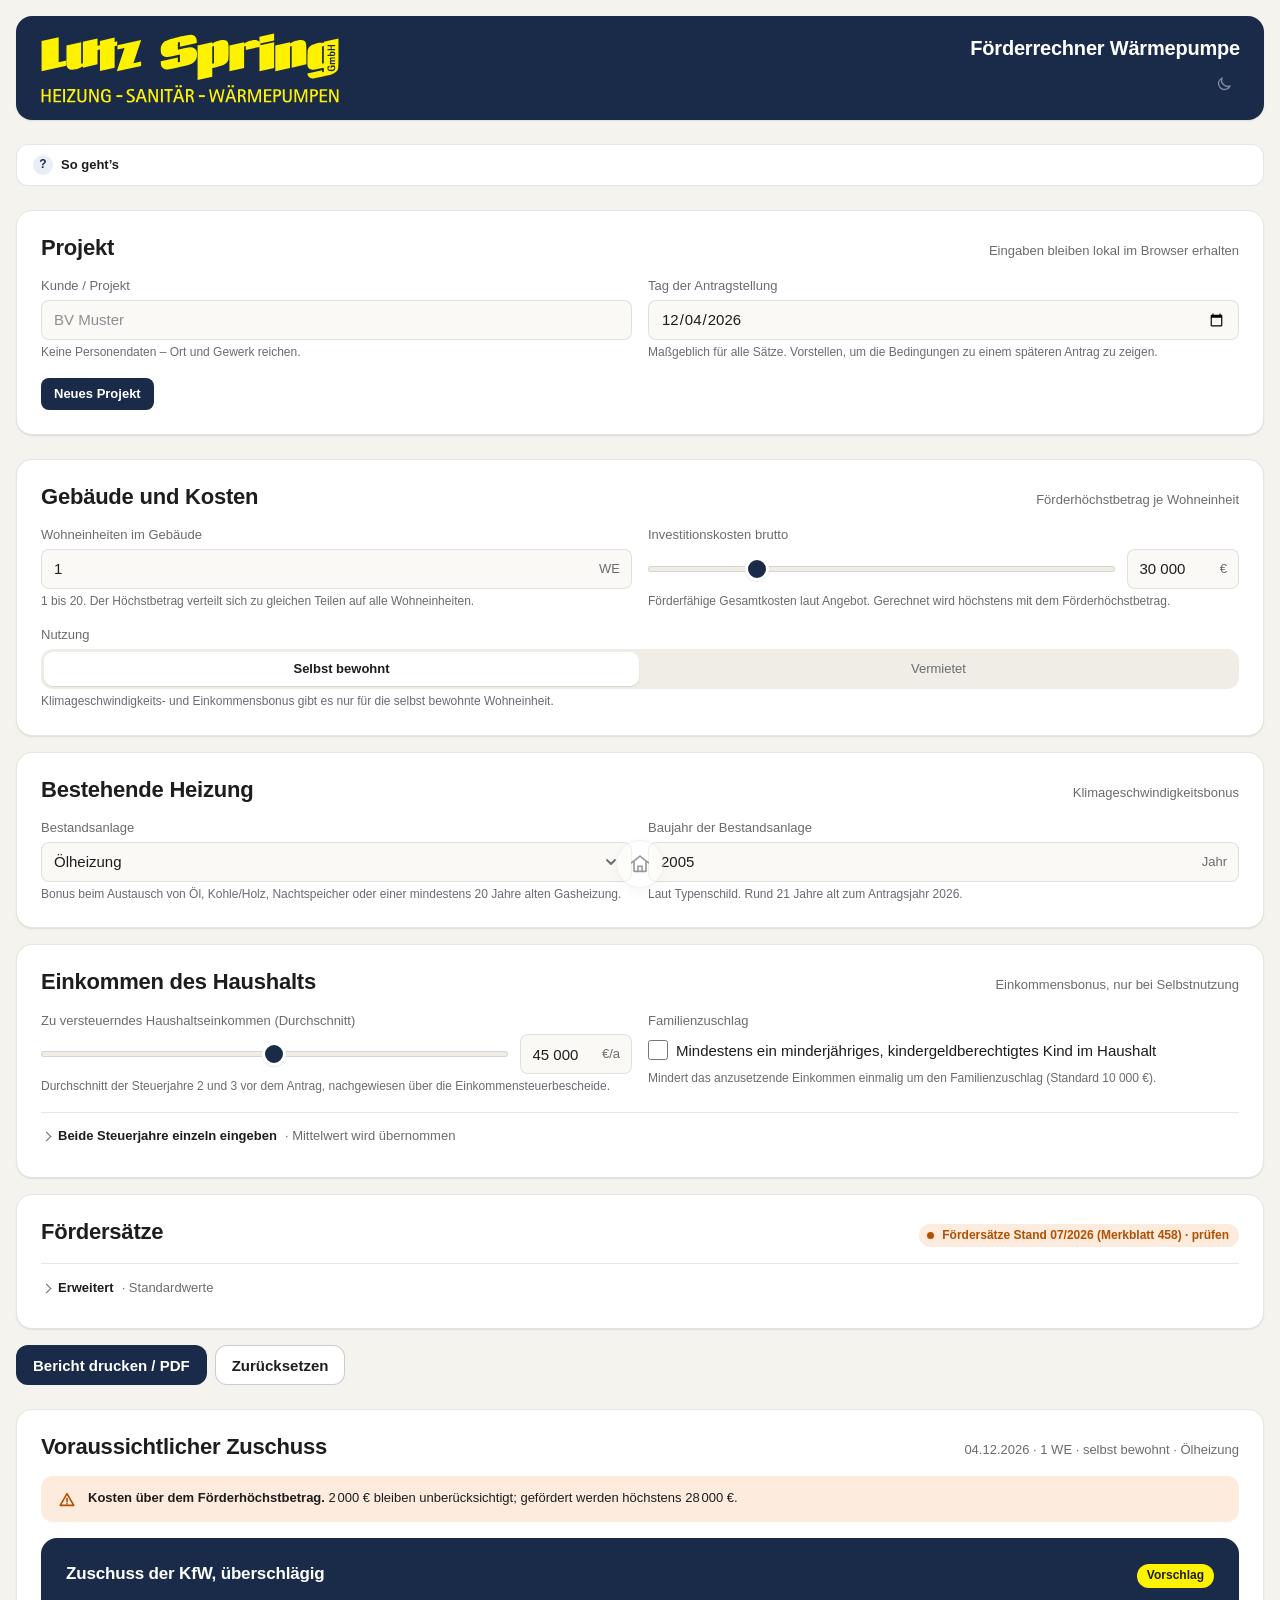
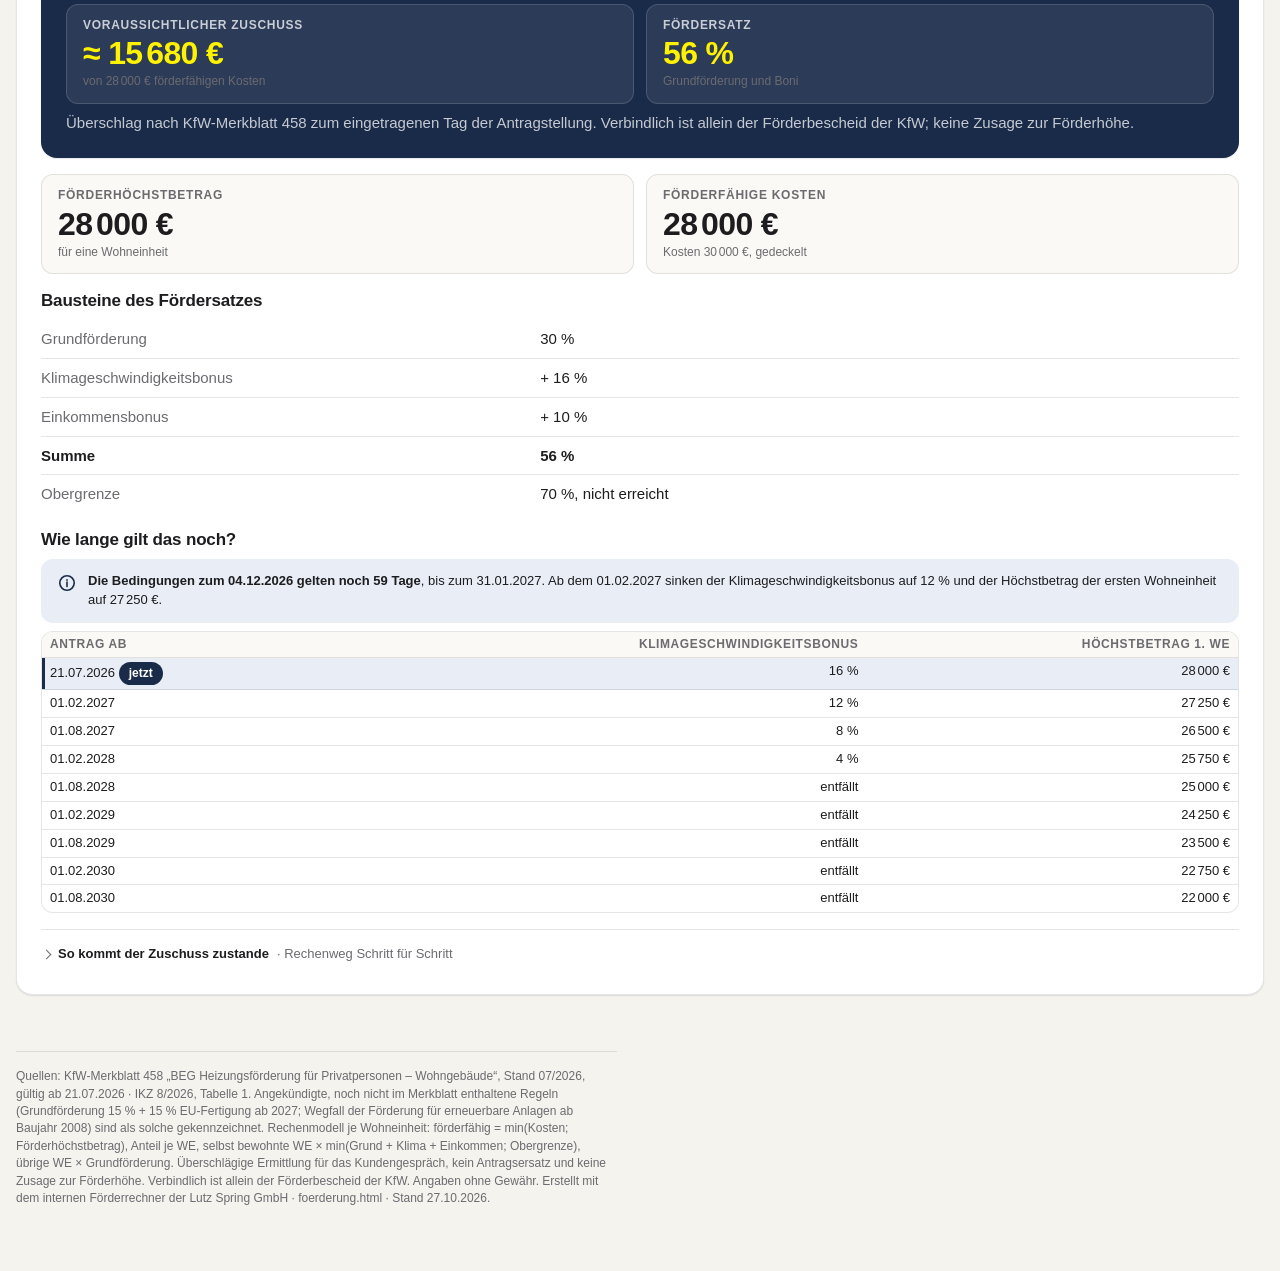
<file: foerderung.html>
<!DOCTYPE html>
<html lang="de">
<head>
<meta charset="utf-8">
<meta name="viewport" content="width=device-width, initial-scale=1, viewport-fit=cover">
<meta name="robots" content="noindex, nofollow">
<meta name="theme-color" content="#1a2b4a">
<link rel="icon" href="assets/icons/favicon.svg" type="image/svg+xml">
<link rel="apple-touch-icon" href="assets/icons/apple-touch-icon.png">
<meta name="apple-mobile-web-app-capable" content="yes">
<meta name="apple-mobile-web-app-status-bar-style" content="black-translucent">
<meta name="apple-mobile-web-app-title" content="Förderrechner">
<title>Förderrechner Wärmepumpe · Lutz Spring GmbH</title>
<!-- design.css:start -->
<style>
/* ============================================================
   design.css · Lutz Spring GmbH · Heizung · Sanitär · Wärmepumpen
   Gemeinsames Designsystem für alle internen HTML-Tools.
   Version 2.1.5 · Stand 2026-11-13 (Druck immer hell, Blocklayout und Umbruch im Druck)
   Einbinden:  Beim Veröffentlichen fügt _build/inline.py diese Datei in jedes
               Tool ein (Marker design.css:start / design.css:end im HTML).
               Ein Tool bleibt so eine einzelne Datei.
   Regeln:     DESIGNREGELN.md · Referenz: styleguide.html
   Keine externen Abhängigkeiten. Systemschrift. Hell + Dunkel.
   ============================================================ */

/* ------------------------------------------------------------
   1 · TOKENS (hell = Standard)
   Alle Farben nur über diese Variablen verwenden.
   ------------------------------------------------------------ */
:root {
  color-scheme: light;

  /* Marke [BESTÄTIGT 03_design-system.md] */
  --ls-navy:        #1a2b4a;
  --ls-navy-2:      #223a63;   /* Hover/aktiv auf Navy */
  --ls-navy-3:      #142238;   /* gedrückt */
  --ls-yellow:      #fff200;   /* Logo-Gelb [BESTÄTIGT 2026-10-25]; nur Logo + Akzent, nie Textfarbe auf hellem Grund */
  --ls-yellow-ink:  #8a6d00;   /* lesbares „Gelb“ als Text auf Weiß (≥ 4,5:1) */

  /* Flächen */
  --ls-bg:          #f4f3ee;   /* Creme, Seitenhintergrund [BESTÄTIGT] */
  --ls-surface:     #ffffff;   /* Karten */
  --ls-surface-2:   #faf9f5;   /* Eingaben, Zebra-Zeilen, Tabellenköpfe */
  --ls-surface-3:   #efede6;   /* gedrückt / ausgewählt */
  --ls-line:        rgba(0, 0, 0, 0.10);
  --ls-line-strong: rgba(0, 0, 0, 0.20);

  /* Text */
  --ls-text:        #1d1d1f;
  --ls-text-2:      #6b6b70;   /* Sekundär, Labels (4,8:1 auf Creme) */
  --ls-text-3:      #8e8e93;   /* nur Platzhalter, deaktiviert */
  --ls-on-navy:     #ffffff;

  /* Interaktion */
  --ls-primary:     var(--ls-navy);
  --ls-primary-hover: var(--ls-navy-2);
  --ls-primary-active: var(--ls-navy-3);
  --ls-on-primary:  #ffffff;
  /* Markenknopf (.ls-btn--brand, 2.1.4): Projektaktion „Neues Projekt“ – hell Navy, dunkel Logo-Gelb [BESTÄTIGT Fabian 2026-11-09] */
  --ls-brand-btn:        var(--ls-navy);
  --ls-brand-btn-hover:  var(--ls-navy-2);
  --ls-brand-btn-active: var(--ls-navy-3);
  --ls-on-brand-btn:     #ffffff;
  --ls-link:        var(--ls-navy);
  --ls-focus:       var(--ls-navy);
  --ls-focus-ring:  rgba(26, 43, 74, 0.25);
  --ls-selection:   rgba(255, 242, 0, 0.45);

  /* Zustände (semantisch, nicht Akzent) */
  --ls-ok:          #1a7a36;  --ls-ok-bg:     #e3f3e7;
  --ls-warn:        #b25000;  --ls-warn-bg:   #fdebdd;
  --ls-danger:      #d70015;  --ls-danger-bg: #fde4e6;
  --ls-info:        #1a2b4a;  --ls-info-bg:   #e8edf6;

  /* Diagramme: Reihenfarben mit fester Bedeutung (Wärmepumpe = Navy, Bestand Gas/Öl = Grau, Strom/PV = Gelb-Ocker, Vergleich = Stahlblau) */
  --ls-chart-wp:    #1a2b4a;
  --ls-chart-alt:   #8e8e93;
  --ls-chart-pv:    #c9a800;
  --ls-chart-2:     #4f75b8;
  --ls-chart-grid:  rgba(0, 0, 0, 0.08);
  --ls-chart-text:  #6b6b70;

  /* Schatten (Tiefe sparsam) */
  --ls-shadow-1: 0 1px 2px rgba(20, 30, 50, 0.06), 0 1px 1px rgba(20, 30, 50, 0.04);
  --ls-shadow-2: 0 4px 16px rgba(20, 30, 50, 0.08), 0 1px 2px rgba(20, 30, 50, 0.05);

  /* Schrift: Systemschrift wie auf iPad und Mac [BESTÄTIGT: keine externen Abhängigkeiten] */
  --ls-font: -apple-system, BlinkMacSystemFont, "SF Pro Text", "Segoe UI", Roboto, "Helvetica Neue", Arial, sans-serif;
  --ls-font-mono: ui-monospace, "SF Mono", Menlo, Consolas, "Liberation Mono", monospace;
  --ls-fs-xs: 0.75rem;    /* 12 · Fußnoten */
  --ls-fs-sm: 0.8125rem;  /* 13 · Labels, Tabellen dicht */
  --ls-fs-md: 0.9375rem;  /* 15 · Fließtext, Eingaben */
  --ls-fs-lg: 1.0625rem;  /* 17 · Kartentitel */
  --ls-fs-xl: 1.375rem;   /* 22 · Abschnitt */
  --ls-fs-2xl: 1.75rem;   /* 28 · Seitentitel */
  --ls-fs-kpi: 2rem;      /* 32 · Kennzahl */
  --ls-lh: 1.45;

  /* Abstände: 8-px-Raster */
  --ls-s1: 4px; --ls-s2: 8px; --ls-s3: 12px; --ls-s4: 16px;
  --ls-s5: 24px; --ls-s6: 32px; --ls-s7: 48px; --ls-s8: 64px;

  /* Radien */
  --ls-r-sm: 8px; --ls-r-md: 12px; --ls-r-lg: 16px; --ls-r-pill: 999px;

  /* Maße */
  --ls-max: 1400px;           /* [BESTÄTIGT] */
  --ls-control-h: 40px;       /* Höhe Eingaben/Buttons (Maus) */
  --ls-touch-h: 44px;         /* Höhe auf Touch (iPad) */
  --ls-gutter: 16px;

  /* Theme-Schalter: welches Symbol sichtbar ist (hell → Mond anbieten) */
  --ls-icon-moon: block;
  --ls-icon-sun: none;
}

/* Dunkel: folgt dem System, solange kein data-theme gesetzt ist */
@media (prefers-color-scheme: dark) {
  :root:not([data-theme="light"]) {
    color-scheme: dark;
    --ls-navy:        #16233d;
    --ls-navy-2:      #1d2f52;
    --ls-navy-3:      #111b30;
    --ls-yellow-ink:  #fff200;
    --ls-bg:          #141416;
    --ls-surface:     #1e1e20;
    --ls-surface-2:   #27272a;
    --ls-surface-3:   #313134;
    --ls-line:        rgba(255, 255, 255, 0.11);
    --ls-line-strong: rgba(255, 255, 255, 0.22);
    --ls-text:        #f5f5f7;
    --ls-text-2:      #a1a1a6;
    --ls-text-3:      #7c7c82;
    --ls-primary:     #4f75b8;
    --ls-primary-hover: #5d83c6;
    --ls-primary-active: #43669f;
    --ls-brand-btn: var(--ls-yellow); --ls-brand-btn-hover: #fff7a8; --ls-brand-btn-active: #e6da00; --ls-on-brand-btn: #1a2b4a;
    --ls-link:        #8fb3f0;
    --ls-focus:       #8fb3f0;
    --ls-focus-ring:  rgba(143, 179, 240, 0.30);
    --ls-selection:   rgba(255, 242, 0, 0.30);
    --ls-ok:     #30d158; --ls-ok-bg:     rgba(48, 209, 88, 0.14);
    --ls-warn:   #ff9f0a; --ls-warn-bg:   rgba(255, 159, 10, 0.14);
    --ls-danger: #ff453a; --ls-danger-bg: rgba(255, 69, 58, 0.14);
    --ls-info:   #8fb3f0; --ls-info-bg:   rgba(143, 179, 240, 0.14);
    --ls-chart-wp: #8fb3f0; --ls-chart-alt: #7c7c82; --ls-chart-pv: #e6c800; --ls-chart-2: #4f75b8; --ls-chart-grid: rgba(255,255,255,0.09); --ls-chart-text: #a1a1a6;
    --ls-shadow-1: 0 1px 2px rgba(0, 0, 0, 0.4);
    --ls-shadow-2: 0 6px 20px rgba(0, 0, 0, 0.45);
    --ls-icon-moon: none;
    --ls-icon-sun: block;
  }
}
/* Dunkel: ausdrücklich gewählt (Schalter im Tool) – gleiche Werte */
:root[data-theme="dark"] {
  color-scheme: dark;
  --ls-icon-moon: none;
  --ls-icon-sun: block;
  --ls-navy:        #16233d;
  --ls-navy-2:      #1d2f52;
  --ls-navy-3:      #111b30;
  --ls-yellow-ink:  #fff200;
  --ls-bg:          #141416;
  --ls-surface:     #1e1e20;
  --ls-surface-2:   #27272a;
  --ls-surface-3:   #313134;
  --ls-line:        rgba(255, 255, 255, 0.11);
  --ls-line-strong: rgba(255, 255, 255, 0.22);
  --ls-text:        #f5f5f7;
  --ls-text-2:      #a1a1a6;
  --ls-text-3:      #7c7c82;
  --ls-primary:     #4f75b8;
  --ls-primary-hover: #5d83c6;
  --ls-primary-active: #43669f;
  --ls-brand-btn: var(--ls-yellow); --ls-brand-btn-hover: #fff7a8; --ls-brand-btn-active: #e6da00; --ls-on-brand-btn: #1a2b4a;
  --ls-link:        #8fb3f0;
  --ls-focus:       #8fb3f0;
  --ls-focus-ring:  rgba(143, 179, 240, 0.30);
  --ls-selection:   rgba(255, 242, 0, 0.30);
  --ls-ok:     #30d158; --ls-ok-bg:     rgba(48, 209, 88, 0.14);
  --ls-warn:   #ff9f0a; --ls-warn-bg:   rgba(255, 159, 10, 0.14);
  --ls-danger: #ff453a; --ls-danger-bg: rgba(255, 69, 58, 0.14);
  --ls-info:   #8fb3f0; --ls-info-bg:   rgba(143, 179, 240, 0.14);
  --ls-chart-wp: #8fb3f0; --ls-chart-alt: #7c7c82; --ls-chart-pv: #e6c800; --ls-chart-2: #4f75b8; --ls-chart-grid: rgba(255,255,255,0.09); --ls-chart-text: #a1a1a6;
  --ls-shadow-1: 0 1px 2px rgba(0, 0, 0, 0.4);
  --ls-shadow-2: 0 6px 20px rgba(0, 0, 0, 0.45);
}

/* ------------------------------------------------------------
   2 · BASIS
   ------------------------------------------------------------ */
*, *::before, *::after { box-sizing: border-box; }
html { -webkit-text-size-adjust: 100%; height: 100%; }
body {
  margin: 0;
  min-height: 100%;
  background: var(--ls-bg);
  color: var(--ls-text);
  font: var(--ls-fs-md) / var(--ls-lh) var(--ls-font);
  -webkit-font-smoothing: antialiased;
  padding-block: calc(var(--ls-s4) + env(safe-area-inset-top, 0px)) calc(var(--ls-s8) + env(safe-area-inset-bottom, 0px)); /* oben: Statusleiste der Homescreen-App; unten: Haus-Icon */
  padding-left:  max(var(--ls-gutter), env(safe-area-inset-left, 0px));
  padding-right: max(var(--ls-gutter), env(safe-area-inset-right, 0px));
}
::selection { background: var(--ls-selection); }
img, svg, canvas { max-width: 100%; height: auto; }
[hidden] { display: none !important; }
a { color: var(--ls-link); text-decoration: underline; text-underline-offset: 2px; text-decoration-thickness: 1px; }
a:hover { text-decoration-thickness: 2px; }
hr { border: 0; border-top: 1px solid var(--ls-line); margin: var(--ls-s5) 0; }
code, kbd, .ls-mono { font-family: var(--ls-font-mono); font-size: 0.92em; }
small, .ls-small { font-size: var(--ls-fs-sm); }
sub, sup { line-height: 0; }

h1, h2, h3, h4 { margin: 0; color: var(--ls-text); font-weight: 600; letter-spacing: -0.01em; text-wrap: balance; hyphens: auto; -webkit-hyphens: auto; }
h1 { font-size: var(--ls-fs-2xl); line-height: 1.15; letter-spacing: -0.02em; }
h2 { font-size: var(--ls-fs-xl);  line-height: 1.2; }
h3 { font-size: var(--ls-fs-lg);  line-height: 1.3; }
h4 { font-size: var(--ls-fs-md);  line-height: 1.35; }
p  { margin: 0; }
p + p { margin-top: var(--ls-s3); }
.ls-prose { max-width: 70ch; }
.ls-prose p + p { margin-top: var(--ls-s3); }

/* Fokus: immer sichtbar, Tastatur und Touch */
:focus { outline: none; }
:focus-visible { outline: 2px solid var(--ls-focus); outline-offset: 2px; border-radius: var(--ls-r-sm); }

/* Reduzierte Bewegung respektieren */
@media (prefers-reduced-motion: reduce) {
  *, *::before, *::after { animation: none !important; transition: none !important; scroll-behavior: auto !important; }
}

/* ------------------------------------------------------------
   3 · LAYOUT
   ------------------------------------------------------------ */
.ls-container { max-width: var(--ls-max); margin-inline: auto; width: 100%; min-width: 0; }
.ls-stack  { display: grid; gap: var(--ls-s4); }
/* Grid-Kinder dürfen nie breiter werden als ihr Platz (Tabellen/Code scrollen im eigenen Rahmen) */
.ls-container > *, .ls-stack > *, .ls-form > *, .ls-fields > *, .ls-card > * { min-width: 0; }
.ls-stack--tight { gap: var(--ls-s2); }
.ls-stack--loose { gap: var(--ls-s5); }
.ls-row    { display: flex; flex-wrap: wrap; align-items: center; gap: var(--ls-s2) var(--ls-s3); }
.ls-row--between { justify-content: space-between; }
.ls-row--end { justify-content: flex-end; }
.ls-grow { flex: 1 1 auto; min-width: 0; }
.ls-section { margin-top: var(--ls-s6); }
.ls-section > h2 { margin-bottom: var(--ls-s4); }

/* Karten-Raster [BESTÄTIGT: minmax(250px,1fr), einspaltig < 700 px] */
.ls-grid { display: grid; grid-template-columns: repeat(auto-fit, minmax(250px, 1fr)); gap: var(--ls-s4); }
.ls-grid--2 { grid-template-columns: repeat(auto-fit, minmax(min(100%, 340px), 1fr)); }
.ls-grid--3 { grid-template-columns: repeat(auto-fit, minmax(min(100%, 280px), 1fr)); }
.ls-grid > * { min-width: 0; }
@media (max-width: 699.98px) { .ls-grid, .ls-grid--2, .ls-grid--3 { grid-template-columns: 1fr; } }

/* ------------------------------------------------------------
   4 · KOPF (Navy-Balken mit runden Ecken [BESTÄTIGT]) + FUSS
   ------------------------------------------------------------ */
.ls-header {
  background: var(--ls-navy);
  color: var(--ls-on-navy);
  border-radius: var(--ls-r-lg);
  padding: var(--ls-s4) var(--ls-s5);
  display: grid;
  grid-template-columns: auto 1fr;
  align-items: center;
  gap: var(--ls-s3) var(--ls-s5);
  box-shadow: var(--ls-shadow-1);
}
.ls-header__brand { display: grid; gap: 2px; }
/* Logo Variante B (Wortmarke mit Slogan) als Inline-SVG; Farbe über currentColor. Mindestens 280 px breit, sonst ist der Slogan im Logo unlesbar. */
.ls-header__logo { display: block; width: min(300px, 100%); height: auto; color: var(--ls-yellow); }
.ls-header__logo--navy { color: var(--ls-navy); } /* Ausnahme: Logo ohne Navy-Hintergrund (Fuß, helle Fläche) */
.ls-header__slogan { font-size: var(--ls-fs-sm); color: var(--ls-yellow); letter-spacing: 0.02em; }
.ls-header:has(> .ls-header__title) { grid-template-columns: auto 1fr auto; } /* alte Form mit Titelblock in der Mitte */
.ls-header__title { display: grid; gap: 2px; min-width: 0; }
.ls-header__title h1 { color: var(--ls-on-navy); font-size: var(--ls-fs-xl); }
/* Standard (2.1.2): Toolname rechts oben über Kunde/Projekt, kein Untertitel */
.ls-header__meta .ls-header__title h1, .ls-header__meta h1 { font-size: 1.25rem; line-height: 1.2; font-weight: 600; letter-spacing: -0.01em; color: var(--ls-on-navy); margin: 0 0 2px; text-align: right; }
.ls-header__sub { font-size: var(--ls-fs-sm); color: rgba(255,255,255,0.75); }
.ls-header__meta { display: grid; gap: 2px; justify-items: end; justify-self: end; text-align: right; font-size: var(--ls-fs-sm); color: rgba(255,255,255,0.85); white-space: nowrap; min-width: 0; }
.ls-header__meta b { color: var(--ls-on-navy); font-weight: 600; }
.ls-header__meta .ls-header__title { justify-items: end; margin-bottom: 2px; }
.ls-header a { color: var(--ls-on-navy); }
.ls-header .ls-btn--ghost { color: var(--ls-on-navy); border-color: rgba(255,255,255,0.35); }
.ls-header .ls-btn--ghost:hover { background: rgba(255,255,255,0.1); }
@media (max-width: 699.98px) {
  .ls-header { grid-template-columns: 1fr; padding: var(--ls-s4); }
  .ls-header__meta { justify-items: start; text-align: left; white-space: normal; }
}
/* Theme-Schalter: runder Symbolknopf, Mond im Hell-, Sonne im Dunkelmodus; kein Text, kein Rahmen */
.ls-theme-toggle { appearance: none; border: 0; background: transparent; width: 32px; height: 32px; border-radius: var(--ls-r-pill); display: inline-grid; place-items: center; color: var(--ls-on-navy); opacity: .45; cursor: pointer; transition: opacity .15s ease; -webkit-tap-highlight-color: transparent; } /* Deckkraft wie Haus-Icon: 0,45 / 1 / 0,3 */
.ls-theme-toggle:hover, .ls-theme-toggle:focus-visible { opacity: 1; }
.ls-theme-toggle:active { opacity: .3; }
.ls-theme-toggle svg { width: 18px; height: 18px; }
.ls-theme-toggle__moon { display: var(--ls-icon-moon); }
.ls-theme-toggle__sun { display: var(--ls-icon-sun); }
.ls-header__meta .ls-theme-toggle { justify-self: end; margin-top: 2px; }
@media (max-width: 699.98px) { .ls-header__meta { justify-self: stretch; } .ls-header__meta .ls-theme-toggle { justify-self: start; } .ls-header__meta .ls-header__title h1, .ls-header__meta h1 { text-align: left; } }
@media (pointer: coarse) { .ls-theme-toggle { width: 40px; height: 40px; } }

/* Text-Wortmarke, falls (noch) kein Logo eingebettet ist */
.ls-wordmark { font-weight: 800; font-size: 1.375rem; letter-spacing: -0.02em; color: var(--ls-yellow); line-height: 1; }
.ls-wordmark small { display: block; font-weight: 600; font-size: 0.75rem; color: var(--ls-on-navy); letter-spacing: 0.08em; margin-top: 2px; }

.ls-footer { margin-top: var(--ls-s6); padding-top: var(--ls-s4); border-top: 1px solid var(--ls-line); font-size: var(--ls-fs-xs); color: var(--ls-text-2); max-width: 90ch; }

/* Haus-Icon: Rücklink zur Startseite [BESTÄTIGT: 48×48, unten mittig, Deckkraft 0,45 / 1 / 0,3, im Druck aus] */
.ls-home {
  position: fixed; left: 50%; bottom: calc(var(--ls-s3) + env(safe-area-inset-bottom, 0px));
  transform: translateX(-50%);
  width: 48px; height: 48px; border-radius: var(--ls-r-pill);
  display: grid; place-items: center;
  background: var(--ls-surface); color: var(--ls-text); border: 1px solid var(--ls-line);
  box-shadow: var(--ls-shadow-2); opacity: 0.45; transition: opacity .15s ease; z-index: 50;
}
.ls-home:hover, .ls-home:focus-visible { opacity: 1; }
.ls-home:active { opacity: 0.3; }
.ls-home svg { width: 22px; height: 22px; }

/* ------------------------------------------------------------
   5 · KARTEN
   ------------------------------------------------------------ */
.ls-card {
  background: var(--ls-surface);
  border: 1px solid var(--ls-line);
  border-radius: var(--ls-r-lg);
  padding: var(--ls-s5);
  box-shadow: var(--ls-shadow-1);
  min-width: 0;
}
.ls-card--tight { padding: var(--ls-s4); }
.ls-card--flat { box-shadow: none; }
.ls-card__head { display: flex; align-items: baseline; justify-content: space-between; gap: var(--ls-s3); margin-bottom: var(--ls-s4); flex-wrap: wrap; }
.ls-card__head h2, .ls-card__head h3 { margin: 0; }
.ls-card__sub { font-size: var(--ls-fs-sm); color: var(--ls-text-2); }
/* Abstand zwischen Karten kommt vom Eltern-Raster (.ls-stack / .ls-grid), nicht von Margins */

/* Nummerierte Blockkarten (Schritte einer Auslegung) – nur bei echter Reihenfolge */
.ls-steps { counter-reset: ls-step; display: grid; gap: var(--ls-s4); }
.ls-steps > .ls-card { counter-increment: ls-step; position: relative; padding-left: calc(var(--ls-s5) + 40px); }
.ls-steps > .ls-card::before {
  content: counter(ls-step); position: absolute; left: var(--ls-s4); top: var(--ls-s5);
  width: 28px; height: 28px; border-radius: var(--ls-r-pill);
  background: var(--ls-navy); color: var(--ls-on-navy); font-weight: 700; font-size: var(--ls-fs-sm);
  display: grid; place-items: center;
}

/* Empfehlungskarte: Navy mit gelben Kennwerten (z. B. Kostenvergleich) */
.ls-card--navy { background: var(--ls-navy); color: var(--ls-on-navy); border-color: transparent; }
.ls-card--navy h2, .ls-card--navy h3, .ls-card--navy .ls-kpi__value { color: var(--ls-on-navy); }
.ls-card--navy .ls-kpi__value, .ls-card--navy .ls-accent { color: var(--ls-yellow); }
.ls-card--navy .ls-kpi__label, .ls-card--navy .ls-muted { color: rgba(255,255,255,0.75); }
.ls-card--navy .ls-kpi { background: rgba(255,255,255,0.08); border-color: rgba(255,255,255,0.15); }  /* Kennzahlen auf Navy, 2.1.1 */
.ls-card--navy .ls-kpi__value small { color: rgba(255,255,255,0.85); }  /* Einheit auf Navy lesbar statt grau, 2.1.3 */
.ls-card--navy .ls-btn--primary { background: var(--ls-yellow); color: #1d1d1f; }
.ls-card--navy .ls-btn--primary:hover { background: #fff566; }

/* ------------------------------------------------------------
   6 · FORMULARE
   ------------------------------------------------------------ */
.ls-form { display: grid; gap: var(--ls-s4); }
.ls-fields { display: grid; grid-template-columns: repeat(auto-fit, minmax(min(100%, 200px), 1fr)); gap: var(--ls-s3) var(--ls-s4); }
.ls-field { display: grid; gap: var(--ls-s1); min-width: 0; align-content: start; } /* align-content: Felder einer Zeile beginnen oben, Regler und Eingaben stehen auf einer Höhe (2.1.1) */
.ls-field--span { grid-column: 1 / -1; }
.ls-label { font-size: var(--ls-fs-sm); color: var(--ls-text-2); font-weight: 500; display: flex; gap: var(--ls-s1); align-items: baseline; }
.ls-label abbr { text-decoration: none; }
.ls-hint { font-size: var(--ls-fs-xs); color: var(--ls-text-2); }
.ls-error { font-size: var(--ls-fs-xs); color: var(--ls-danger); font-weight: 500; }

.ls-input, .ls-select, .ls-textarea {
  width: 100%; min-height: var(--ls-control-h);
  padding: 0 var(--ls-s3);
  font: inherit; color: var(--ls-text);
  background: var(--ls-surface-2);
  border: 1px solid var(--ls-line); border-radius: var(--ls-r-sm);
  transition: border-color .12s ease, box-shadow .12s ease, background .12s ease;
  font-variant-numeric: tabular-nums;
}
.ls-textarea { min-height: calc(var(--ls-control-h) * 2.2); padding: var(--ls-s2) var(--ls-s3); resize: vertical; line-height: var(--ls-lh); }
.ls-input::placeholder, .ls-textarea::placeholder { color: var(--ls-text-3); }
.ls-input:hover, .ls-select:hover, .ls-textarea:hover { border-color: var(--ls-line-strong); }
.ls-input:focus, .ls-select:focus, .ls-textarea:focus { outline: none; border-color: var(--ls-focus); box-shadow: 0 0 0 3px var(--ls-focus-ring); background: var(--ls-surface); }
.ls-input[aria-invalid="true"], .ls-select[aria-invalid="true"] { border-color: var(--ls-danger); }
.ls-input[aria-invalid="true"]:focus { box-shadow: 0 0 0 3px var(--ls-danger-bg); }
.ls-input:disabled, .ls-select:disabled, .ls-textarea:disabled { color: var(--ls-text-3); background: var(--ls-surface-3); cursor: not-allowed; }
.ls-input[readonly] { background: var(--ls-surface-3); }
.ls-input[type="number"] { -moz-appearance: textfield; appearance: textfield; }
.ls-input::-webkit-outer-spin-button, .ls-input::-webkit-inner-spin-button { -webkit-appearance: none; margin: 0; }
.ls-select {
  appearance: none; -webkit-appearance: none; padding-right: 36px; cursor: pointer;
  background-image: url("data:image/svg+xml;utf8,<svg xmlns='http://www.w3.org/2000/svg' width='16' height='16' viewBox='0 0 16 16'><path d='M4 6l4 4 4-4' fill='none' stroke='%236b6b70' stroke-width='1.8' stroke-linecap='round' stroke-linejoin='round'/></svg>");
  background-repeat: no-repeat; background-position: right 12px center;
}

/* Eingabe mit Einheit (Suffix) – Einheit steht am Feld, nie im Wert */
.ls-unit { position: relative; display: grid; }
.ls-unit .ls-input { padding-right: 3.2em; }
.ls-unit > span { position: absolute; right: var(--ls-s3); top: 50%; transform: translateY(-50%); font-size: var(--ls-fs-sm); color: var(--ls-text-2); pointer-events: none; }
.ls-unit--pre .ls-input { padding-left: 2.4em; padding-right: var(--ls-s3); }
.ls-unit--pre > span { right: auto; left: var(--ls-s3); }

/* Auswahlfelder */
.ls-check { display: inline-flex; align-items: center; gap: var(--ls-s2); font-size: var(--ls-fs-md); cursor: pointer; min-height: 32px; }
.ls-check input { width: 20px; height: 20px; margin: 0; accent-color: var(--ls-primary); flex: none; }
.ls-switch { display: inline-flex; align-items: center; gap: var(--ls-s3); cursor: pointer; }
.ls-switch input { position: absolute; opacity: 0; width: 0; height: 0; }
.ls-switch i { width: 44px; height: 26px; border-radius: var(--ls-r-pill); background: var(--ls-line-strong); position: relative; transition: background .15s ease; flex: none; }
.ls-switch i::after { content: ""; position: absolute; top: 3px; left: 3px; width: 20px; height: 20px; border-radius: 50%; background: #fff; box-shadow: 0 1px 3px rgba(0,0,0,.3); transition: transform .15s ease; }
.ls-switch input:checked + i { background: var(--ls-ok); }
.ls-switch input:checked + i::after { transform: translateX(18px); }
.ls-switch input:focus-visible + i { outline: 2px solid var(--ls-focus); outline-offset: 2px; }

/* Segment-Steuerung (Tabs ① ② ③, Umschalter Gas/Öl) */
.ls-seg { display: inline-flex; padding: 3px; gap: 2px; background: var(--ls-surface-3); border-radius: var(--ls-r-md); max-width: 100%; overflow-x: auto; }
.ls-seg > button, .ls-seg > label {
  appearance: none; border: 0; background: transparent; color: var(--ls-text-2);
  font: inherit; font-size: var(--ls-fs-sm); font-weight: 500;
  padding: 0 var(--ls-s3); min-height: 34px; border-radius: calc(var(--ls-r-md) - 3px);
  cursor: pointer; white-space: nowrap; transition: background .12s ease, color .12s ease; display: inline-flex; align-items: center; gap: var(--ls-s1);
}
.ls-seg > [aria-selected="true"], .ls-seg > .is-active, .ls-seg > label:has(input:checked) { background: var(--ls-surface); color: var(--ls-text); box-shadow: var(--ls-shadow-1); font-weight: 600; }
.ls-seg input { position: absolute; opacity: 0; width: 0; height: 0; }
.ls-seg--full { display: flex; }
.ls-seg--full > * { flex: 1 1 0; justify-content: center; }

/* „Erweitert“: selten geänderte Felder eingeklappt, eingestellte Werte als Kurzzeile sichtbar */
.ls-details { border-top: 1px solid var(--ls-line); padding-top: var(--ls-s2); }
.ls-details > summary { cursor: pointer; font-size: var(--ls-fs-sm); font-weight: 600; color: var(--ls-text); list-style: none; display: flex; align-items: center; gap: var(--ls-s2); min-height: 32px; }
.ls-details > summary::-webkit-details-marker { display: none; }
.ls-details > summary::before { content: ""; width: 7px; height: 7px; border-right: 1.8px solid var(--ls-text-2); border-bottom: 1.8px solid var(--ls-text-2); transform: rotate(-45deg); transition: transform .12s ease; flex: none; margin-left: 2px; }
.ls-details[open] > summary::before { transform: rotate(45deg); }
.ls-details > summary .ls-muted { font-weight: 400; }
.ls-details[open] > summary .ls-muted { display: none; }

/* Touch: größere Ziele auf iPad / Handy [BESTÄTIGT 2026-10-25, WCAG 2.2 Zielgröße] */
@media (pointer: coarse) {
  :root { --ls-control-h: var(--ls-touch-h); }
  .ls-seg > button, .ls-seg > label { min-height: 40px; }
  .ls-check { min-height: 44px; }
  .ls-check input { width: 24px; height: 24px; }
}

/* ------------------------------------------------------------
   7 · BUTTONS
   Je Ansicht genau EIN primärer Button (die Hauptaktion).
   ------------------------------------------------------------ */
.ls-btn {
  appearance: none; -webkit-appearance: none;
  display: inline-flex; align-items: center; justify-content: center; gap: var(--ls-s2);
  min-height: var(--ls-control-h); padding: 0 var(--ls-s4);
  font: inherit; font-size: var(--ls-fs-md); font-weight: 600; line-height: 1;
  border-radius: var(--ls-r-md); border: 1px solid transparent;
  cursor: pointer; text-decoration: none; white-space: nowrap;
  transition: background .12s ease, border-color .12s ease, transform .06s ease, box-shadow .12s ease;
  -webkit-tap-highlight-color: transparent;
}
.ls-btn:active { transform: scale(0.98); }
.ls-btn:disabled, .ls-btn[aria-disabled="true"] { opacity: 0.45; cursor: not-allowed; transform: none; }
.ls-btn svg { width: 18px; height: 18px; flex: none; }
.ls-btn--primary { background: var(--ls-primary); color: var(--ls-on-primary); }
.ls-btn--primary:hover { background: var(--ls-primary-hover); }
.ls-btn--primary:active { background: var(--ls-primary-active); }
.ls-btn--secondary { background: var(--ls-surface); color: var(--ls-text); border-color: var(--ls-line-strong); }
.ls-btn--secondary:hover { background: var(--ls-surface-2); }
.ls-btn--ghost { background: transparent; color: var(--ls-link); border-color: transparent; }
.ls-btn--ghost:hover { background: var(--ls-surface-3); }
.ls-btn--danger { background: var(--ls-surface); color: var(--ls-danger); border-color: var(--ls-danger); }
.ls-btn--danger:hover { background: var(--ls-danger-bg); }
/* Markenknopf (2.1.4): hell Navy mit weißer Schrift, dunkel Logo-Gelb mit Navy-Schrift. Nur für die Projektaktion „Neues Projekt“;
   er ist kein zweiter Primärknopf (Regel 2.4) und kein Zustand (Regel 2.3). */
.ls-btn--brand { background: var(--ls-brand-btn); color: var(--ls-on-brand-btn); border-color: transparent; }
.ls-btn--brand:hover { background: var(--ls-brand-btn-hover); }
.ls-btn--brand:active { background: var(--ls-brand-btn-active); }
.ls-btn--sm { min-height: 32px; padding: 0 var(--ls-s3); font-size: var(--ls-fs-sm); border-radius: var(--ls-r-sm); }
.ls-btn--lg { min-height: 48px; padding: 0 var(--ls-s5); font-size: var(--ls-fs-lg); }
.ls-btn--block { width: 100%; }
.ls-btn--icon { padding: 0; width: var(--ls-control-h); }
.ls-toolbar { display: flex; flex-wrap: wrap; gap: var(--ls-s2); align-items: center; }
.ls-toolbar__spacer { flex: 1 1 auto; }
@media (max-width: 480px) { .ls-toolbar--stack .ls-btn { flex: 1 1 100%; } }

/* ------------------------------------------------------------
   8 · ERGEBNISSE: Kennzahlen, Tabellen, Listen
   ------------------------------------------------------------ */
.ls-num, .ls-table td.ls-num, .ls-kpi__value { font-variant-numeric: tabular-nums; }
.ls-kpis { display: grid; grid-template-columns: repeat(auto-fit, minmax(min(100%, 160px), 1fr)); gap: var(--ls-s3); }
.ls-kpi { display: grid; gap: 2px; padding: var(--ls-s3) var(--ls-s4); background: var(--ls-surface-2); border-radius: var(--ls-r-md); border: 1px solid var(--ls-line); min-width: 0; }
.ls-kpi__label { font-size: var(--ls-fs-xs); color: var(--ls-text-2); text-transform: uppercase; letter-spacing: 0.06em; font-weight: 600; }
.ls-kpi__value { font-size: var(--ls-fs-kpi); font-weight: 700; letter-spacing: -0.02em; line-height: 1.1; color: var(--ls-text); }
.ls-kpi__value small { font-size: 0.5em; font-weight: 600; color: var(--ls-text-2); margin-left: 2px; letter-spacing: 0; }
.ls-kpi__note { font-size: var(--ls-fs-xs); color: var(--ls-text-2); }
.ls-kpi--ok .ls-kpi__value { color: var(--ls-ok); }
.ls-kpi--warn .ls-kpi__value { color: var(--ls-warn); }
.ls-kpi--danger .ls-kpi__value { color: var(--ls-danger); }

/* Label/Wert-Liste (Bericht) */
.ls-dl { display: grid; grid-template-columns: minmax(140px, 1fr) minmax(0, 1.4fr); margin: 0; font-size: var(--ls-fs-md); }
.ls-dl > dt, .ls-dl > dd { margin: 0; padding: var(--ls-s2) 0; border-top: 1px solid var(--ls-line); min-width: 0; }
.ls-dl > dt { color: var(--ls-text-2); padding-right: var(--ls-s3); }
.ls-dl > dd { font-weight: 500; }
.ls-dl > dt:first-of-type, .ls-dl > dd:first-of-type { border-top: 0; }
.ls-dl > dt.ls-dl__strong, .ls-dl > dd.ls-dl__strong { font-weight: 700; color: var(--ls-text); }

/* Tabellen: dicht, Zahlen rechts, Kopf fixiert, breite Tabellen scrollen im Rahmen */
.ls-table-wrap { overflow-x: auto; -webkit-overflow-scrolling: touch; border: 1px solid var(--ls-line); border-radius: var(--ls-r-md); background: var(--ls-surface); }
.ls-table { width: 100%; border-collapse: separate; border-spacing: 0; font-size: var(--ls-fs-sm); }
.ls-table th, .ls-table td { padding: var(--ls-s2) var(--ls-s3); text-align: left; vertical-align: top; border-bottom: 1px solid var(--ls-line); }
.ls-table th { position: sticky; top: 0; z-index: 1; background: var(--ls-surface-2); color: var(--ls-text-2); font-weight: 600; font-size: var(--ls-fs-xs); text-transform: uppercase; letter-spacing: 0.05em; white-space: nowrap; }
.ls-table tbody tr:last-child td { border-bottom: 0; }
.ls-table tbody tr:hover td { background: var(--ls-surface-2); }
.ls-table .ls-num, .ls-table th.ls-num { text-align: right; }
.ls-table tr.is-selected td { background: var(--ls-info-bg); }
.ls-table tr.is-selected td:first-child { box-shadow: inset 3px 0 0 var(--ls-primary); }
.ls-table tr[role="button"], .ls-table tr.is-clickable { cursor: pointer; }
.ls-table tfoot td { font-weight: 600; background: var(--ls-surface-2); border-top: 1px solid var(--ls-line-strong); }
.ls-table--compact th, .ls-table--compact td { padding: var(--ls-s1) var(--ls-s2); }

/* Ergebnis-Zeilenliste (Alternative zur Tabelle auf schmalen Schirmen) */
.ls-list { display: grid; }
.ls-list__item { display: flex; align-items: center; gap: var(--ls-s3); padding: var(--ls-s3) 0; border-top: 1px solid var(--ls-line); }
.ls-list__item:first-child { border-top: 0; }
.ls-list__main { flex: 1 1 auto; min-width: 0; }
.ls-list__main b { display: block; font-weight: 600; }
.ls-list__main span { display: block; font-size: var(--ls-fs-sm); color: var(--ls-text-2); overflow-wrap: anywhere; }

/* ------------------------------------------------------------
   9 · STATUS: Badges, Hinweise, Leerzustände
   ------------------------------------------------------------ */
.ls-badge { display: inline-flex; align-items: center; gap: 4px; padding: 2px 10px; border-radius: var(--ls-r-pill); font-size: var(--ls-fs-xs); font-weight: 600; white-space: nowrap; background: var(--ls-surface-3); color: var(--ls-text-2); line-height: 1.6; }
.ls-badge--ok { background: var(--ls-ok-bg); color: var(--ls-ok); }
.ls-badge--warn { background: var(--ls-warn-bg); color: var(--ls-warn); }
.ls-badge--danger { background: var(--ls-danger-bg); color: var(--ls-danger); }
.ls-badge--info { background: var(--ls-info-bg); color: var(--ls-info); }
.ls-badge--navy { background: var(--ls-navy); color: var(--ls-on-navy); }
.ls-badge--yellow { background: var(--ls-yellow); color: #1d1d1f; }

.ls-note { display: grid; grid-template-columns: auto 1fr; gap: var(--ls-s3); padding: var(--ls-s3) var(--ls-s4); border-radius: var(--ls-r-md); border: 1px solid var(--ls-line); background: var(--ls-surface-2); font-size: var(--ls-fs-sm); }
.ls-note > svg, .ls-note > .ls-note__icon { width: 18px; height: 18px; margin-top: 2px; flex: none; }
.ls-note b { font-weight: 600; }
.ls-note--info   { background: var(--ls-info-bg);   border-color: transparent; color: var(--ls-text); }
.ls-note--ok     { background: var(--ls-ok-bg);     border-color: transparent; }
.ls-note--warn   { background: var(--ls-warn-bg);   border-color: transparent; }
.ls-note--danger { background: var(--ls-danger-bg); border-color: transparent; }
.ls-note--info .ls-note__icon { color: var(--ls-info); }
.ls-note--ok .ls-note__icon { color: var(--ls-ok); }
.ls-note--warn .ls-note__icon { color: var(--ls-warn); }
.ls-note--danger .ls-note__icon { color: var(--ls-danger); }
.ls-note--plain { grid-template-columns: 1fr; }

/* Notizfeld im Bericht (gelb hinterlegt, wie bisher) */
.ls-notiz { padding: var(--ls-s3) var(--ls-s4); border-radius: var(--ls-r-md); background: rgba(255, 242, 0, 0.16); border: 1px solid rgba(255, 242, 0, 0.5); font-size: var(--ls-fs-sm); }
.ls-notiz b { color: var(--ls-yellow-ink); letter-spacing: 0.04em; font-size: var(--ls-fs-xs); }

.ls-empty { text-align: center; padding: var(--ls-s6) var(--ls-s4); color: var(--ls-text-2); border: 1px dashed var(--ls-line-strong); border-radius: var(--ls-r-lg); }
.ls-empty b { display: block; color: var(--ls-text); font-weight: 600; margin-bottom: var(--ls-s1); }

/* Statuszeile oben (z. B. „Lagerbestand geladen: 14 Positionen · Stand …“) */
.ls-status { display: flex; align-items: center; gap: var(--ls-s2); font-size: var(--ls-fs-sm); color: var(--ls-text-2); padding: var(--ls-s2) var(--ls-s3); border-radius: var(--ls-r-sm); background: var(--ls-surface); border: 1px solid var(--ls-line); }
.ls-status__dot { width: 8px; height: 8px; border-radius: 50%; background: var(--ls-text-3); flex: none; }
.ls-status--ok .ls-status__dot { background: var(--ls-ok); }
.ls-status--warn .ls-status__dot { background: var(--ls-warn); }

/* Fortschritt / Deckung */
.ls-meter { height: 6px; border-radius: var(--ls-r-pill); background: var(--ls-surface-3); overflow: hidden; }
.ls-meter > i { display: block; height: 100%; background: var(--ls-primary); border-radius: inherit; }
.ls-meter--ok > i { background: var(--ls-ok); }
.ls-meter--warn > i { background: var(--ls-warn); }
.ls-meter--danger > i { background: var(--ls-danger); }

/* Lade-Skelett */
@keyframes ls-pulse { 50% { opacity: .45; } }
.ls-skeleton { background: var(--ls-surface-3); border-radius: var(--ls-r-sm); min-height: 1em; animation: ls-pulse 1.4s ease-in-out infinite; }


/* ------------------------------------------------------------
   10 · WEITERE BAUSTEINE (2.1)
   ------------------------------------------------------------ */

/* 10.1 Startseiten-Kacheln (index.html): Bild 16:9, Titel, ein Satz, „Öffnen“ */
.ls-tiles { display: grid; grid-template-columns: repeat(auto-fit, minmax(min(100%, 280px), 1fr)); gap: var(--ls-s4); }
.ls-tile { display: grid; grid-template-rows: auto 1fr; background: var(--ls-surface); border: 1px solid var(--ls-line); border-radius: var(--ls-r-lg); overflow: hidden; box-shadow: var(--ls-shadow-1); color: inherit; text-decoration: none; transition: transform .12s ease, box-shadow .12s ease; min-width: 0; }
.ls-tile:hover { transform: translateY(-2px); box-shadow: var(--ls-shadow-2); text-decoration: none; }
.ls-tile:active { transform: none; }
.ls-tile__img { aspect-ratio: 16 / 9; width: 100%; object-fit: cover; background: var(--ls-surface-3); display: block; }
.ls-tile__img--placeholder { display: grid; place-items: center; color: var(--ls-text-3); font-size: var(--ls-fs-sm); }
.ls-tile__body { padding: var(--ls-s4); display: grid; gap: var(--ls-s1); align-content: start; }
.ls-tile__title { font-size: var(--ls-fs-lg); font-weight: 600; letter-spacing: -0.01em; }
.ls-tile__text { font-size: var(--ls-fs-sm); color: var(--ls-text-2); }
.ls-tile__cta { margin-top: var(--ls-s2); font-size: var(--ls-fs-sm); font-weight: 600; color: var(--ls-link); display: inline-flex; align-items: center; gap: 4px; }
.ls-tile__cta::after { content: "›"; font-size: 1.1em; }

/* 10.2 Gespeicherte Einträge (Räume, Positionen) mit Aktionen */
.ls-items { display: grid; gap: var(--ls-s2); }
.ls-item { display: grid; grid-template-columns: auto 1fr auto; align-items: center; gap: var(--ls-s3); padding: var(--ls-s2) var(--ls-s3); background: var(--ls-surface-2); border: 1px solid var(--ls-line); border-radius: var(--ls-r-md); min-width: 0; }
.ls-item__no { width: 26px; height: 26px; border-radius: var(--ls-r-pill); background: var(--ls-navy); color: var(--ls-on-navy); font-size: var(--ls-fs-xs); font-weight: 700; display: grid; place-items: center; }
.ls-item__main { min-width: 0; display: grid; gap: 1px; }
.ls-item__main b { font-weight: 600; overflow: hidden; text-overflow: ellipsis; white-space: nowrap; }
.ls-item__main span { font-size: var(--ls-fs-sm); color: var(--ls-text-2); overflow: hidden; text-overflow: ellipsis; white-space: nowrap; }
.ls-item__actions { display: flex; gap: 2px; }
.ls-item__actions .ls-btn { min-height: 32px; width: 32px; padding: 0; border-radius: var(--ls-r-sm); color: var(--ls-text-2); }
.ls-item__actions .ls-btn:hover { color: var(--ls-text); }
.ls-item__actions .ls-btn--danger { color: var(--ls-danger); border-color: transparent; background: transparent; }
.ls-item.is-active { border-color: var(--ls-primary); box-shadow: 0 0 0 2px var(--ls-focus-ring); background: var(--ls-surface); }
@media (max-width: 480px) { .ls-item { grid-template-columns: auto 1fr; } .ls-item__actions { grid-column: 1 / -1; justify-content: flex-end; } }

/* 10.3 Rückfrage vor Löschen/Verwerfen – inline statt Browser-Dialog */
.ls-confirm { display: flex; flex-wrap: wrap; align-items: center; gap: var(--ls-s2) var(--ls-s3); padding: var(--ls-s3) var(--ls-s4); background: var(--ls-danger-bg); border-radius: var(--ls-r-md); font-size: var(--ls-fs-sm); }
.ls-confirm > b { font-weight: 600; flex: 1 1 auto; }
.ls-confirm .ls-btn { min-height: 32px; }
/* Natives <dialog> für größere Rückfragen oder Datei-Hinweise */
.ls-dialog { border: 0; border-radius: var(--ls-r-lg); padding: 0; max-width: min(92vw, 440px); background: var(--ls-surface); color: var(--ls-text); box-shadow: var(--ls-shadow-2); }
.ls-dialog::backdrop { background: rgba(0, 0, 0, 0.35); backdrop-filter: blur(2px); }
.ls-dialog__body { padding: var(--ls-s5); display: grid; gap: var(--ls-s3); }
.ls-dialog__body h3 { margin: 0; }
.ls-dialog__actions { display: flex; justify-content: flex-end; gap: var(--ls-s2); padding: var(--ls-s3) var(--ls-s5) var(--ls-s4); border-top: 1px solid var(--ls-line); }

/* 10.4 Rückmeldung nach Aktionen (Toast), unten über dem Haus-Icon */
.ls-toasts { position: fixed; left: 50%; bottom: calc(72px + env(safe-area-inset-bottom, 0px)); transform: translateX(-50%); display: grid; gap: var(--ls-s2); z-index: 60; width: max-content; max-width: calc(100vw - 32px); pointer-events: none; }
.ls-toast { padding: var(--ls-s2) var(--ls-s4); border-radius: var(--ls-r-pill); background: var(--ls-text); color: var(--ls-bg); font-size: var(--ls-fs-sm); font-weight: 500; box-shadow: var(--ls-shadow-2); display: flex; align-items: center; gap: var(--ls-s2); animation: ls-toast-in .18s ease; }
.ls-toast--ok::before { content: ""; width: 8px; height: 8px; border-radius: 50%; background: var(--ls-ok); }
.ls-toast--danger::before { content: ""; width: 8px; height: 8px; border-radius: 50%; background: var(--ls-danger); }
@keyframes ls-toast-in { from { opacity: 0; transform: translateY(6px); } }

/* 10.5 Stepper für Stückzahlen (Bestandsaufnahme) */
.ls-stepper { display: inline-grid; grid-template-columns: var(--ls-control-h) 1fr var(--ls-control-h); border: 1px solid var(--ls-line); border-radius: var(--ls-r-sm); overflow: hidden; background: var(--ls-surface-2); min-width: 120px; }
.ls-stepper > button { appearance: none; border: 0; background: transparent; color: var(--ls-text); font: inherit; font-size: 18px; font-weight: 500; cursor: pointer; min-height: var(--ls-control-h); }
.ls-stepper > button:hover { background: var(--ls-surface-3); }
.ls-stepper > button:disabled { color: var(--ls-text-3); cursor: not-allowed; }
.ls-stepper > input { border: 0; border-inline: 1px solid var(--ls-line); background: var(--ls-surface); text-align: center; font: inherit; font-weight: 600; font-variant-numeric: tabular-nums; min-width: 0; color: var(--ls-text); padding: 0; }
.ls-stepper > input:focus { outline: none; box-shadow: inset 0 0 0 2px var(--ls-focus-ring); }

/* 10.6 Datenstand veränderlicher Werte (Fördersätze, Energiepreise, Normwerte) */
.ls-stand { display: inline-flex; align-items: center; gap: var(--ls-s2); padding: 3px 10px 3px 8px; border-radius: var(--ls-r-pill); background: var(--ls-warn-bg); color: var(--ls-warn); font-size: var(--ls-fs-xs); font-weight: 600; }
.ls-stand::before { content: ""; width: 7px; height: 7px; border-radius: 50%; background: currentColor; }
.ls-stand--ok { background: var(--ls-ok-bg); color: var(--ls-ok); }

/* 10.7 „So geht’s“: Anleitung eingeklappt statt Erklärtext */
.ls-help { border: 1px solid var(--ls-line); border-radius: var(--ls-r-md); background: var(--ls-surface); padding: 0 var(--ls-s4); }
.ls-help > summary { cursor: pointer; list-style: none; display: flex; align-items: center; gap: var(--ls-s2); min-height: 40px; font-size: var(--ls-fs-sm); font-weight: 600; }
.ls-help > summary::-webkit-details-marker { display: none; }
.ls-help > summary::before { content: "?"; width: 20px; height: 20px; border-radius: 50%; background: var(--ls-info-bg); color: var(--ls-info); font-size: 12px; font-weight: 700; display: grid; place-items: center; flex: none; }
.ls-help > div { padding: 0 0 var(--ls-s3); font-size: var(--ls-fs-sm); color: var(--ls-text-2); }
.ls-help ol, .ls-help ul { margin: var(--ls-s1) 0 0; padding-left: 18px; }

/* 10.8 Auswahltabellen auf schmalen Schirmen als Karten (data-label am <td>) */
@media (max-width: 699.98px) {
  .ls-table--cards { font-size: var(--ls-fs-md); }
  .ls-table--cards thead { display: none; }
  .ls-table--cards tbody, .ls-table--cards tr, .ls-table--cards td { display: block; }
  .ls-table--cards tr { padding: var(--ls-s3) var(--ls-s3) var(--ls-s2); border-bottom: 1px solid var(--ls-line); }
  .ls-table--cards tr:last-child { border-bottom: 0; }
  .ls-table--cards td { border: 0; padding: 2px 0; display: flex; justify-content: space-between; gap: var(--ls-s3); text-align: left !important; }
  .ls-table--cards td[data-label]::before { content: attr(data-label); color: var(--ls-text-2); font-size: var(--ls-fs-xs); text-transform: uppercase; letter-spacing: .05em; flex: none; padding-top: 2px; }
  .ls-table--cards td.ls-table__title { display: block; font-weight: 600; font-size: var(--ls-fs-md); padding-bottom: var(--ls-s1); }
  .ls-table--cards tr.is-selected td:first-child { box-shadow: none; }
  .ls-table--cards tr.is-selected { background: var(--ls-info-bg); box-shadow: inset 3px 0 0 var(--ls-primary); }
}

/* 10.9 Diagramme: Grundgerüst für SVG/Canvas-Charts in Karten */
.ls-chart { width: 100%; max-width: 100%; height: auto; display: block; }
.ls-chart text { font-family: var(--ls-font); font-size: 11px; fill: var(--ls-chart-text); }
.ls-chart .grid line { stroke: var(--ls-chart-grid); stroke-width: 1; }
.ls-chart .axis line, .ls-chart .axis path { stroke: var(--ls-line-strong); }
.ls-chart .wp { fill: var(--ls-chart-wp); stroke: var(--ls-chart-wp); }
.ls-chart .alt { fill: var(--ls-chart-alt); stroke: var(--ls-chart-alt); }
.ls-chart .pv { fill: var(--ls-chart-pv); stroke: var(--ls-chart-pv); }
.ls-chart .c2 { fill: var(--ls-chart-2); stroke: var(--ls-chart-2); }
.ls-chart .value { font-weight: 600; fill: var(--ls-text); font-variant-numeric: tabular-nums; }
.ls-legend { display: flex; flex-wrap: wrap; gap: var(--ls-s2) var(--ls-s4); font-size: var(--ls-fs-sm); color: var(--ls-text-2); }
.ls-legend i { display: inline-block; width: 12px; height: 12px; border-radius: 3px; margin-right: 6px; vertical-align: -1px; }

/* 10.10 Datei-Hinweis für iPad (Projekt sichern/laden, lager.json) */
.ls-filehint { font-size: var(--ls-fs-xs); color: var(--ls-text-2); }
input[type="file"].ls-file { font: inherit; font-size: var(--ls-fs-sm); }
input[type="file"].ls-file::file-selector-button { font: inherit; font-weight: 600; font-size: var(--ls-fs-sm); border: 1px solid var(--ls-line-strong); background: var(--ls-surface); color: var(--ls-text); border-radius: var(--ls-r-sm); padding: 6px 12px; margin-right: var(--ls-s2); cursor: pointer; }

/* 10.11 Bericht (Druckdokument): Deckkopf, Positionstabelle, Summen, Unterschrift */
.ls-report { display: grid; gap: var(--ls-s4); }
.ls-report__meta { display: grid; grid-template-columns: repeat(auto-fit, minmax(min(100%, 200px), 1fr)); gap: var(--ls-s2) var(--ls-s4); font-size: var(--ls-fs-sm); }
.ls-report__meta div { display: grid; gap: 1px; }
.ls-report__meta span { color: var(--ls-text-2); font-size: var(--ls-fs-xs); text-transform: uppercase; letter-spacing: .05em; }
.ls-report__meta b { font-weight: 600; }
.ls-report__sum td { font-weight: 700; font-size: var(--ls-fs-md); background: var(--ls-surface-2); border-top: 2px solid var(--ls-navy); }
.ls-report__sign { display: grid; grid-template-columns: repeat(auto-fit, minmax(min(100%, 220px), 1fr)); gap: var(--ls-s6); margin-top: var(--ls-s6); font-size: var(--ls-fs-xs); color: var(--ls-text-2); }
.ls-report__sign div { border-top: 1px solid var(--ls-line-strong); padding-top: var(--ls-s1); }
.ls-report__legal { font-size: var(--ls-fs-xs); color: var(--ls-text-2); max-width: 90ch; }

/* 10.12 Regler mit Zahlenfeld (kostenvergleich): Werte, die im Kundengespräch durchgespielt werden.
   Das Zahlenfeld ist maßgeblich (Komma/Punkt, Einheit als Suffix); der Regler ist Komfort. Verhalten: LS.regler(). */
.ls-range { display: grid; grid-template-columns: minmax(0, 1fr) 7.5em; gap: var(--ls-s3); align-items: center; }
.ls-range input[type="range"] { -webkit-appearance: none; appearance: none; width: 100%; height: 32px; margin: 0; background: transparent; cursor: pointer; }
.ls-range input[type="range"]:disabled { cursor: not-allowed; opacity: .45; }
.ls-range input[type="range"]::-webkit-slider-runnable-track { height: 6px; border-radius: var(--ls-r-pill); background: var(--ls-surface-3); border: 1px solid var(--ls-line); }
.ls-range input[type="range"]::-moz-range-track { height: 6px; border-radius: var(--ls-r-pill); background: var(--ls-surface-3); border: 1px solid var(--ls-line); }
.ls-range input[type="range"]::-webkit-slider-thumb { -webkit-appearance: none; appearance: none; width: 24px; height: 24px; margin-top: -10px; border-radius: 50%; background: var(--ls-primary); border: 3px solid var(--ls-surface); box-shadow: var(--ls-shadow-1); }
.ls-range input[type="range"]::-moz-range-thumb { width: 18px; height: 18px; border-radius: 50%; background: var(--ls-primary); border: 3px solid var(--ls-surface); box-shadow: var(--ls-shadow-1); }
.ls-range input[type="range"]:focus-visible { outline: none; }
.ls-range input[type="range"]:focus-visible::-webkit-slider-thumb { box-shadow: 0 0 0 3px var(--ls-focus-ring); }
.ls-range input[type="range"]:focus-visible::-moz-range-thumb { box-shadow: 0 0 0 3px var(--ls-focus-ring); }
@media (pointer: coarse) {
  .ls-range input[type="range"] { height: 44px; }
  .ls-range input[type="range"]::-webkit-slider-thumb { width: 28px; height: 28px; margin-top: -12px; }
}

/* ------------------------------------------------------------
   11 · HILFSKLASSEN
   ------------------------------------------------------------ */
.ls-muted { color: var(--ls-text-2); }
.ls-accent { color: var(--ls-yellow-ink); }
.ls-right { text-align: right; }
.ls-center { text-align: center; }
.ls-nowrap { white-space: nowrap; }
.ls-break { overflow-wrap: anywhere; }
.ls-approx::before { content: "≈ "; }           /* Richtwert [BESTÄTIGT: immer mit ≈] */
.ls-caps { font-size: var(--ls-fs-xs); text-transform: uppercase; letter-spacing: 0.06em; font-weight: 600; color: var(--ls-text-2); }
.ls-sr-only { position: absolute !important; width: 1px; height: 1px; padding: 0; margin: -1px; overflow: hidden; clip: rect(0,0,0,0); white-space: nowrap; border: 0; }
.ls-mt-0 { margin-top: 0 !important; } .ls-mt-2 { margin-top: var(--ls-s2); } .ls-mt-4 { margin-top: var(--ls-s4); } .ls-mt-5 { margin-top: var(--ls-s5); }
.ls-mb-2 { margin-bottom: var(--ls-s2); } .ls-mb-4 { margin-bottom: var(--ls-s4); }
.ls-print-only { display: none; }

/* ------------------------------------------------------------
   12 · DRUCK / PDF („Als PDF sichern“ aus Safari)
   Bericht in Hell (auch bei dunklem System und gesetztem Dunkel-Schalter), Hintergrundfarben erzwungen.
   Karten brechen nicht um; lange Berichtskarten mit .ls-card--umbruch dürfen zwischen Zeilen umbrechen.
   Seite im Blocklayout (2.1.5), weil das Raster im Druck unzuverlässig umbricht.
   Gedruckt werden nur Kopf, Ergebnis, Bericht und Fuß – nie das Formular. Keine Seitenzahlen.
   ------------------------------------------------------------ */
@media print {
  @page { size: A4; margin: 12mm 12mm 14mm; }
  /* 2.1.5: Der dritte Selektor :root:not([data-theme="light"]) hat dieselbe Spezifität wie der Dunkel-Block des Systems
     (prefers-color-scheme: dark) und steht später; ohne ihn blieb der Druck bei dunklem System dunkel. Alle Tokens,
     die der Dunkelmodus ändert, werden hier auf die hellen Druckwerte zurückgesetzt (auch Diagrammfarben). */
  :root, :root:not([data-theme="light"]), :root[data-theme="dark"] {
    color-scheme: light;
    --ls-bg: #ffffff; --ls-surface: #ffffff; --ls-surface-2: #f4f3ee; --ls-surface-3: #ebeae4;
    --ls-text: #1d1d1f; --ls-text-2: #55555a; --ls-text-3: #8e8e93; --ls-line: rgba(0,0,0,.18); --ls-line-strong: rgba(0,0,0,.3);
    --ls-navy: #1a2b4a; --ls-navy-2: #223a63; --ls-navy-3: #142238; --ls-yellow-ink: #8a6d00;
    --ls-primary: #1a2b4a; --ls-primary-hover: #223a63; --ls-primary-active: #142238; --ls-link: #1a2b4a; --ls-focus: #1a2b4a;
    --ls-brand-btn: #1a2b4a; --ls-on-brand-btn: #ffffff;
    --ls-ok: #1a7a36; --ls-ok-bg: #e3f3e7; --ls-warn: #b25000; --ls-warn-bg: #fdebdd; --ls-danger: #d70015; --ls-danger-bg: #fde4e6; --ls-info: #1a2b4a; --ls-info-bg: #e8edf6;
    --ls-chart-wp: #1a2b4a; --ls-chart-alt: #8e8e93; --ls-chart-pv: #c9a800; --ls-chart-2: #4f75b8; --ls-chart-grid: rgba(0,0,0,.08); --ls-chart-text: #55555a;
    --ls-shadow-1: none; --ls-shadow-2: none;
  }
  * { -webkit-print-color-adjust: exact !important; print-color-adjust: exact !important; }
  html, body { background: #fff !important; padding: 0 !important; font-size: 11pt; }
  .ls-container { max-width: none; }
  /* 2.1.5: Blocklayout im Druck. Im Raster (grid) griffen erzwungene Seitenumbrüche nicht, und Karten bekamen
     einen leeren oberen Rand am Seitenende. Abstände deshalb über Ränder statt gap. */
  .ls-container, .ls-stack { display: block; }
  .ls-container > * + *, .ls-stack > * + * { margin-top: var(--ls-s4); }
  .ls-no-print, .ls-home, .ls-toolbar, .ls-btn, nav, .ls-seg, .ls-status, .ls-skeleton,
  .ls-form, form, .ls-help, .ls-toasts, .ls-confirm, .ls-dialog, .ls-items, .ls-stepper, .ls-tiles, .ls-filehint, .ls-details { display: none !important; }
  .ls-print-form { display: block !important; } /* Ausnahme: ein Formular, das bewusst gedruckt wird */
  .ls-report, .ls-report__sign { break-inside: avoid; }
  .ls-page-break { break-before: page; }
  .ls-print-only { display: block; }
  .ls-report__sign.ls-print-only, .ls-report__meta.ls-print-only { display: grid; }
  .ls-header { border-radius: 8px; box-shadow: none; padding: 10mm 8mm 6mm; break-after: avoid; }
  .ls-card, .ls-kpi, .ls-table-wrap, .ls-note, .ls-notiz, .ls-steps > .ls-card { break-inside: avoid; page-break-inside: avoid; box-shadow: none; }
  .ls-card { border-color: rgba(0,0,0,.18); }
  /* 2.1.5: Lange Berichtskarten (Raum mit vielen Zeilen, Alternativen) dürfen zwischen Zeilen umbrechen, statt als Ganzes
     auf die nächste Seite zu rutschen und halbe Seiten leer zu lassen. Kopf der Karte und Zeilen bleiben zusammen. */
  .ls-card--umbruch { break-inside: auto; page-break-inside: auto; }
  .ls-card__head { break-after: avoid; break-inside: avoid; }
  .ls-dl > dt, .ls-dl > dd { break-inside: avoid; }
  .ls-section, h2, h3 { break-after: avoid; }
  .ls-table th { position: static; }
  .ls-table-wrap { overflow: visible; }
  a { color: inherit; text-decoration: none; }
  .ls-footer { font-size: 8.5pt; color: #55555a; max-width: none; break-inside: avoid; page-break-inside: avoid; }
  /* Druckkopfzeile: Datum/Projekt stehen im Header, keine Browserkopfzeile nötig */
}
</style>
<!-- design.css:end -->
<style>
  /* Nur toolspezifische Ergänzungen hier. Farben ausschließlich über var(--ls-…). */
</style>
</head>
<body>
<div class="ls-container ls-stack ls-stack--loose">

  <!-- 2 · Kopf -->
  <header class="ls-header">
    <div class="ls-header__brand">
      <!-- Logo Variante B (Wortmarke mit Slogan) als Inline-SVG, Quelle assets/logo/logo-variante-b.svg. Farbe über currentColor = var(--ls-yellow). -->
      <svg class="ls-header__logo" role="img" aria-label="Lutz Spring GmbH · Heizung · Sanitär · Wärmepumpen" xmlns="http://www.w3.org/2000/svg" viewBox="1 1 716 172">
<path fill-rule="evenodd" fill="currentColor" d="M 705.394531 44.726562 L 687.242188 44.726562 L 687.242188 41.660156 L 694.769531 41.660156 L 694.769531 35.132812 L 687.242188 35.132812 L 687.242188 32.050781 L 705.394531 32.050781 L 705.394531 35.132812 L 697.109375 35.132812 L 697.109375 41.660156 L 705.394531 41.660156 Z M 699.136719 55.363281 C 700.765625 55.363281 701.90625 55.207031 702.554688 54.890625 C 703.273438 54.554688 703.632812 53.945312 703.632812 53.054688 C 703.632812 51.597656 702.132812 50.871094 699.136719 50.871094 C 696.011719 50.871094 694.453125 51.597656 694.453125 53.054688 C 694.453125 53.847656 694.96875 54.453125 696.003906 54.863281 C 696.847656 55.199219 697.890625 55.363281 699.136719 55.363281 Z M 687.242188 55.363281 L 694.371094 55.363281 L 694.371094 55.3125 C 693.183594 54.566406 692.589844 53.488281 692.589844 52.078125 C 692.589844 49.199219 694.769531 47.761719 699.136719 47.761719 C 703.503906 47.761719 705.6875 49.523438 705.6875 53.054688 C 705.6875 54.726562 705.21875 56.003906 704.273438 56.894531 C 703.316406 57.820312 701.917969 58.28125 700.078125 58.28125 L 687.242188 58.28125 Z M 705.394531 77.984375 L 692.871094 77.984375 L 692.871094 75.054688 L 694.796875 75.054688 L 694.796875 75.003906 C 693.324219 74.375 692.589844 73.277344 692.589844 71.714844 C 692.589844 69.96875 693.414062 68.921875 695.078125 68.570312 L 695.078125 68.507812 C 694.472656 68.273438 693.9375 67.894531 693.472656 67.363281 C 692.882812 66.671875 692.589844 65.875 692.589844 64.984375 C 692.589844 64.003906 692.914062 63.203125 693.578125 62.597656 C 694.304688 61.929688 695.351562 61.597656 696.710938 61.597656 L 705.394531 61.597656 L 705.394531 64.511719 L 698.238281 64.511719 C 697.1875 64.511719 696.558594 64.535156 696.363281 64.578125 C 695.671875 64.730469 695.324219 65.136719 695.324219 65.796875 C 695.324219 66.578125 695.851562 67.210938 696.902344 67.695312 C 697.820312 68.117188 698.84375 68.324219 699.976562 68.324219 L 705.394531 68.324219 L 705.394531 71.242188 L 698.238281 71.242188 C 697.1875 71.242188 696.558594 71.269531 696.363281 71.320312 C 695.671875 71.464844 695.324219 71.875 695.324219 72.539062 C 695.324219 73.3125 695.851562 73.9375 696.902344 74.425781 C 697.820312 74.847656 698.84375 75.054688 699.976562 75.054688 L 705.394531 75.054688 Z M 694.824219 81.234375 L 704.03125 81.234375 C 704.398438 81.722656 704.738281 82.40625 705.046875 83.277344 C 705.472656 84.460938 705.6875 85.683594 705.6875 86.953125 C 705.6875 89.535156 704.789062 91.503906 702.992188 92.847656 C 701.355469 94.070312 699.121094 94.683594 696.289062 94.683594 C 690.058594 94.683594 686.949219 92.289062 686.949219 87.507812 C 686.949219 85.464844 687.425781 83.929688 688.371094 82.894531 C 689.246094 81.933594 690.46875 81.453125 692.035156 81.453125 L 692.035156 84.871094 C 691.261719 84.871094 690.621094 85.0625 690.097656 85.449219 C 689.453125 85.910156 689.132812 86.597656 689.132812 87.507812 C 689.132812 90.03125 691.519531 91.292969 696.289062 91.292969 C 701.097656 91.292969 703.503906 89.847656 703.503906 86.953125 C 703.503906 85.632812 703.265625 84.757812 702.785156 84.316406 L 697.007812 84.316406 L 697.007812 87.734375 L 694.824219 87.734375 Z M 678.390625 34.554688 L 674.285156 35.5 L 674.285156 76.722656 L 678.390625 75.777344 Z M 712.878906 84.925781 C 712.878906 86.886719 712.511719 88.65625 711.773438 90.238281 C 711.039062 91.8125 709.9375 93.441406 708.464844 95.125 C 705.871094 97.929688 702.328125 100.101562 697.84375 101.644531 C 694.128906 102.90625 686.976562 104.765625 676.390625 107.21875 C 675.339844 107.429688 672.445312 108.023438 667.714844 109.007812 C 662.984375 109.988281 659.074219 110.761719 655.988281 111.320312 C 654.378906 111.601562 652.796875 111.738281 651.257812 111.738281 C 648.804688 111.738281 646.875 111.285156 645.472656 110.375 C 643.160156 109.042969 641.546875 107.445312 640.636719 105.589844 C 639.726562 103.730469 639.269531 101.855469 639.269531 99.960938 L 674.285156 92.179688 L 674.285156 97.335938 L 678.390625 96.386719 L 678.390625 86.082031 L 656.515625 90.726562 C 655.042969 90.988281 653.535156 91.128906 651.992188 91.128906 C 649.117188 91.128906 646.804688 90.570312 645.050781 89.449219 C 642.527344 87.90625 640.882812 86.046875 640.109375 83.875 C 639.96875 83.03125 639.796875 81.894531 639.585938 80.457031 C 639.371094 79.019531 639.269531 77.808594 639.269531 76.828125 C 639.269531 72.273438 639.304688 67.765625 639.371094 63.316406 C 639.445312 58.863281 639.550781 54.183594 639.691406 49.277344 C 639.691406 46.542969 640.039062 44.175781 640.738281 42.175781 C 641.441406 40.179688 642.457031 38.480469 643.789062 37.078125 C 646.171875 34.484375 649.1875 32.484375 652.835938 31.082031 C 654.585938 30.382812 656.515625 29.699219 658.617188 29.035156 C 660.722656 28.367188 662.738281 27.804688 664.664062 27.351562 C 666.59375 26.894531 668.222656 26.664062 669.554688 26.664062 C 670.464844 26.664062 671.621094 26.703125 673.023438 26.773438 C 674.425781 26.84375 676.214844 27.015625 678.390625 27.296875 L 678.390625 24.246094 L 713.40625 16.46875 L 713.40625 67.890625 C 713.40625 71.253906 713.335938 74.339844 713.195312 77.144531 C 713.054688 79.949219 712.949219 82.539062 712.878906 84.925781 Z M 562.605469 32.976562 L 597.625 25.195312 L 597.625 28.246094 L 605.195312 24.460938 C 607.511719 23.335938 609.511719 22.566406 611.191406 22.144531 C 612.875 21.722656 614.414062 21.375 615.816406 21.09375 C 618.484375 20.53125 620.828125 20.253906 622.863281 20.253906 L 624.441406 20.253906 C 627.035156 20.253906 629.347656 20.882812 631.382812 22.144531 C 633.90625 23.6875 635.429688 26.121094 635.953125 29.453125 C 636.480469 32.785156 636.746094 38.726562 636.746094 47.277344 L 636.746094 78.195312 L 601.726562 86.082031 L 601.726562 34.554688 L 597.625 35.5 L 597.625 87.027344 L 562.605469 94.808594 Z M 453.140625 32.976562 L 488.15625 25.195312 L 488.15625 28.246094 L 495.726562 24.460938 C 498.039062 23.335938 500.039062 22.566406 501.722656 22.144531 C 503.402344 21.722656 504.945312 21.375 506.351562 21.09375 C 509.011719 20.53125 511.359375 20.253906 513.394531 20.253906 L 514.972656 20.253906 C 517.425781 20.253906 519.792969 20.9375 522.070312 22.304688 C 523.15625 22.953125 524.046875 23.722656 524.75 24.609375 L 524.75 12.367188 L 559.769531 4.585938 L 559.769531 21.09375 L 526.5 28.484375 C 526.785156 29.738281 526.992188 31.0625 527.117188 32.453125 L 559.769531 25.195312 L 559.769531 87.027344 L 524.75 94.808594 L 524.75 36.585938 L 492.257812 43.808594 L 492.257812 34.554688 L 488.15625 35.5 L 488.15625 87.027344 L 453.140625 94.808594 Z M 416.226562 34.554688 L 412.128906 35.5 L 412.128906 76.722656 L 416.226562 75.777344 Z M 450.722656 64.421875 C 450.722656 66.3125 450.351562 68.082031 449.617188 69.730469 C 448.878906 71.375 447.777344 73.007812 446.304688 74.621094 C 443.847656 77.421875 440.171875 79.597656 435.261719 81.140625 C 433.300781 81.773438 429.265625 82.820312 423.167969 84.296875 C 418.539062 85.488281 414.863281 86.398438 412.128906 87.027344 L 412.128906 107.535156 L 377.109375 115.421875 L 377.109375 32.976562 L 412.128906 25.195312 L 412.128906 28.246094 L 419.800781 24.355469 C 420.855469 23.863281 421.855469 23.445312 422.800781 23.089844 C 423.746094 22.742188 424.574219 22.460938 425.273438 22.25 C 428.214844 21.621094 430.636719 21.128906 432.527344 20.777344 C 434.421875 20.429688 436.035156 20.253906 437.363281 20.253906 L 438.941406 20.253906 C 441.535156 20.253906 443.847656 20.882812 445.882812 22.144531 C 448.410156 23.6875 449.933594 26.121094 450.457031 29.453125 C 450.984375 32.785156 451.246094 38.726562 451.246094 47.277344 C 451.246094 50.574219 451.175781 53.660156 451.035156 56.53125 C 450.894531 59.40625 450.789062 62.035156 450.722656 64.421875 Z M 334.941406 72.308594 L 334.941406 54.742188 C 322.8125 57.410156 314.121094 59.195312 308.863281 60.105469 C 306.546875 60.457031 304.65625 60.632812 303.183594 60.632812 C 300.238281 60.632812 297.820312 60.035156 295.929688 58.847656 C 292.910156 56.953125 291.035156 54.847656 290.300781 52.535156 C 289.5625 50.222656 289.195312 47.3125 289.195312 43.808594 C 289.195312 41.773438 289.25 39.988281 289.355469 38.445312 C 289.460938 36.902344 289.863281 35.324219 290.566406 33.710938 C 291.546875 31.257812 293.578125 28.386719 296.664062 25.089844 C 298.347656 23.40625 302.164062 21.550781 308.125 19.515625 C 314.085938 17.480469 322.179688 15.3125 332.417969 12.996094 C 337.117188 11.945312 340.550781 11.210938 342.722656 10.789062 C 346.859375 9.945312 351.238281 9.140625 355.867188 8.371094 C 357.339844 8.160156 358.339844 8.019531 358.863281 7.945312 C 359.390625 7.878906 360.214844 7.84375 361.335938 7.84375 C 364.140625 7.84375 366.59375 8.476562 368.695312 9.738281 C 371.574219 11.347656 373.394531 13.558594 374.164062 16.363281 C 374.9375 19.164062 375.320312 22.773438 375.320312 27.191406 L 334.941406 36.234375 L 334.941406 24.882812 L 330 26.035156 L 330 43.492188 C 341.425781 40.898438 349.90625 39.109375 355.445312 38.128906 C 357.6875 37.78125 359.550781 37.605469 361.019531 37.605469 C 364.246094 37.605469 366.910156 38.234375 369.015625 39.496094 C 372.097656 41.390625 373.988281 43.386719 374.691406 45.488281 C 375.390625 47.59375 375.746094 50.539062 375.746094 54.324219 C 375.746094 58.671875 375.25 62.085938 374.269531 64.578125 C 373.289062 67.066406 371.449219 69.746094 368.75 72.621094 C 366.050781 75.496094 361.511719 77.808594 355.132812 79.5625 C 353.027344 80.191406 349.59375 81.070312 344.824219 82.191406 C 338.238281 83.804688 334.101562 84.785156 332.417969 85.136719 C 329.191406 85.90625 325.671875 86.675781 321.847656 87.449219 C 318.03125 88.21875 313.523438 89.097656 308.335938 90.078125 C 306.863281 90.359375 305.917969 90.515625 305.496094 90.550781 C 305.078125 90.585938 304.304688 90.601562 303.183594 90.601562 C 300.589844 90.601562 298.347656 90.042969 296.453125 88.921875 C 293.578125 87.238281 291.652344 85.277344 290.671875 83.03125 C 289.6875 80.789062 289.195312 76.652344 289.195312 70.625 L 330 61.582031 L 330 73.355469 L 334.941406 72.308594 "/>
<path fill-rule="evenodd" fill="currentColor" d="M 242.402344 20.042969 L 223.894531 75.691406 L 242.402344 71.570312 L 242.402344 81.875 L 184.25 94.808594 L 202.757812 39.164062 L 185.933594 42.933594 L 185.933594 32.660156 L 242.402344 20.042969 "/>
<path fill-rule="evenodd" fill="currentColor" d="M 103.277344 86.082031 L 103.277344 82.929688 L 95.707031 87.027344 C 94.652344 87.378906 93.605469 87.765625 92.550781 88.183594 C 91.5 88.605469 90.691406 88.886719 90.132812 89.027344 C 87.820312 89.585938 86.171875 89.972656 85.191406 90.183594 C 82.527344 90.742188 80.070312 91.023438 77.828125 91.023438 L 76.460938 91.023438 C 73.941406 91.023438 71.625 90.394531 69.523438 89.132812 C 66.996094 87.660156 65.472656 85.222656 64.949219 81.820312 C 64.421875 78.421875 64.15625 72.445312 64.15625 63.894531 L 64.15625 32.976562 L 99.175781 25.195312 L 99.175781 76.722656 L 103.277344 75.777344 L 103.277344 24.246094 L 138.296875 16.46875 L 138.296875 33.726562 L 144.078125 32.453125 L 144.078125 22.25 L 179.097656 14.363281 L 179.097656 24.671875 L 185.195312 23.199219 L 185.195312 33.503906 L 179.097656 34.976562 L 179.097656 86.5 L 144.078125 94.28125 L 144.078125 42.753906 L 138.296875 44.03125 L 138.296875 78.195312 L 103.277344 86.082031 "/>
<path fill-rule="evenodd" fill="currentColor" d="M 4.746094 22.671875 L 4.746094 94.808594 L 64.050781 81.5625 L 64.050781 69.152344 L 45.546875 73.394531 L 45.546875 13.628906 L 4.746094 22.671875 "/>
<path fill-rule="nonzero" fill="currentColor" d="M 349.4375 168.765625 L 349.4375 137.335938 L 358.539062 137.335938 C 361.261719 137.339844 363.410156 137.949219 364.988281 139.160156 C 366.828125 140.574219 367.746094 142.714844 367.746094 145.59375 C 367.746094 149.539062 365.6875 152.007812 361.566406 152.996094 L 361.566406 153.089844 C 363.460938 153.507812 364.808594 154.367188 365.613281 155.667969 C 366.058594 156.410156 366.507812 157.863281 366.972656 160.03125 L 368.835938 168.765625 L 364.699219 168.765625 L 362.789062 161.804688 C 362.074219 159.207031 361.429688 157.554688 360.851562 156.824219 C 360.015625 155.769531 358.601562 155.242188 356.578125 155.242188 L 353.996094 155.242188 L 353.996094 168.765625 Z M 333.820312 133.03125 L 333.820312 128.003906 L 339.425781 128.003906 L 339.425781 133.03125 Z M 324.441406 133.03125 L 324.441406 128.003906 L 330.042969 128.003906 L 330.042969 133.03125 Z M 331.914062 141.519531 L 327.355469 156.160156 L 336.320312 156.160156 L 332 141.519531 Z M 318.414062 168.765625 L 329.132812 137.339844 L 334.742188 137.339844 L 345.484375 168.765625 L 340.65625 168.765625 L 337.566406 159.800781 L 326.308594 159.800781 L 323.265625 168.765625 Z M 305.621094 168.765625 L 305.621094 140.984375 L 297.796875 140.984375 L 297.796875 137.339844 L 318.015625 137.339844 L 318.015625 140.984375 L 310.1875 140.984375 L 310.1875 168.765625 Z M 289.652344 168.765625 L 289.652344 137.335938 L 294.210938 137.335938 L 294.210938 168.765625 Z M 260.144531 168.765625 L 260.144531 137.335938 L 265.839844 137.335938 L 278.222656 161.941406 L 278.3125 161.941406 L 278.3125 137.335938 L 282.40625 137.335938 L 282.40625 168.765625 L 277.046875 168.765625 L 264.320312 143.5625 L 264.230469 143.5625 L 264.230469 168.765625 Z M 242.585938 141.519531 L 238.019531 156.160156 L 246.984375 156.160156 L 242.664062 141.519531 Z M 229.078125 168.765625 L 239.800781 137.339844 L 245.40625 137.339844 L 256.148438 168.765625 L 251.324219 168.765625 L 248.230469 159.800781 L 236.972656 159.800781 L 233.929688 168.765625 Z M 217.84375 149.867188 L 220.933594 151.683594 C 223.117188 152.976562 224.582031 154.015625 225.359375 154.820312 C 226.808594 156.316406 227.539062 158.15625 227.539062 160.332031 C 227.539062 163.253906 226.453125 165.5 224.289062 167.074219 C 222.28125 168.542969 219.578125 169.277344 216.195312 169.277344 C 213.335938 169.277344 210.667969 168.855469 208.210938 168.03125 L 208.210938 163.292969 C 210.914062 164.847656 213.691406 165.628906 216.554688 165.628906 C 218.234375 165.628906 219.59375 165.28125 220.644531 164.582031 C 221.90625 163.769531 222.535156 162.570312 222.535156 160.984375 C 222.535156 159.539062 221.992188 158.304688 220.890625 157.265625 C 220.359375 156.75 219.203125 155.960938 217.421875 154.910156 L 214.550781 153.242188 C 212.1875 151.847656 210.691406 150.851562 210.066406 150.257812 C 208.507812 148.808594 207.726562 147.042969 207.726562 144.949219 C 207.726562 142.265625 208.726562 140.207031 210.726562 138.792969 C 212.570312 137.484375 215.046875 136.832031 218.15625 136.832031 C 220.585938 136.832031 222.964844 137.132812 225.292969 137.738281 L 225.292969 142.03125 C 221.945312 140.988281 219.484375 140.480469 217.929688 140.480469 C 216.34375 140.480469 215.09375 140.832031 214.171875 141.546875 C 213.207031 142.265625 212.730469 143.28125 212.730469 144.589844 C 212.730469 145.65625 213.289062 146.679688 214.425781 147.640625 C 214.96875 148.109375 216.109375 148.855469 217.84375 149.867188 Z M 353.996094 140.984375 L 353.996094 151.605469 L 356.625 151.605469 C 358.476562 151.605469 359.976562 151.214844 361.117188 150.441406 C 362.492188 149.492188 363.183594 148.058594 363.183594 146.121094 C 363.183594 142.699219 361.34375 140.984375 357.660156 140.984375 L 353.996094 140.984375 "/>
<path fill-rule="nonzero" fill="currentColor" d="M 4.746094 168.765625 L 4.746094 137.335938 L 9.304688 137.335938 L 9.304688 150.597656 L 21.652344 150.597656 L 21.652344 137.335938 L 26.191406 137.335938 L 26.191406 168.765625 L 21.652344 168.765625 L 21.652344 154.242188 L 9.304688 154.242188 L 9.304688 168.765625 Z M 33.429688 168.765625 L 33.429688 137.335938 L 51.203125 137.335938 L 51.203125 140.980469 L 37.996094 140.980469 L 37.996094 150.597656 L 50.132812 150.597656 L 50.132812 154.238281 L 37.996094 154.238281 L 37.996094 165.117188 L 51.203125 165.117188 L 51.203125 168.761719 Z M 56.199219 168.765625 L 56.199219 137.335938 L 60.761719 137.335938 L 60.761719 168.765625 Z M 65.257812 168.765625 L 65.257812 165.078125 L 80.199219 140.984375 L 66.039062 140.984375 L 66.039062 137.339844 L 85.46875 137.339844 L 85.46875 141.03125 L 70.640625 165.121094 L 85.472656 165.121094 L 85.472656 168.765625 Z M 111.722656 137.339844 L 111.722656 159.46875 C 111.722656 162.714844 110.703125 165.191406 108.675781 166.894531 C 106.789062 168.484375 104.234375 169.277344 101.023438 169.277344 C 97.816406 169.277344 95.285156 168.484375 93.421875 166.894531 C 91.398438 165.191406 90.390625 162.714844 90.390625 159.46875 L 90.390625 137.339844 L 94.953125 137.339844 L 94.953125 158.605469 C 94.953125 160.546875 95.203125 162.003906 95.710938 162.984375 C 96.613281 164.75 98.367188 165.628906 100.980469 165.628906 C 103.65625 165.628906 105.453125 164.75 106.375 162.984375 C 106.898438 162.003906 107.160156 160.546875 107.160156 158.601562 L 107.160156 137.335938 Z M 118.582031 168.765625 L 118.582031 137.335938 L 124.277344 137.335938 L 136.660156 161.941406 L 136.753906 161.941406 L 136.753906 137.335938 L 140.84375 137.335938 L 140.84375 168.765625 L 135.488281 168.765625 L 122.765625 143.5625 L 122.671875 143.5625 L 122.671875 168.765625 Z M 169.53125 150.636719 L 169.53125 166.289062 C 166.945312 168.28125 163.699219 169.277344 159.789062 169.277344 C 150.953125 169.277344 146.535156 163.546875 146.535156 152.09375 C 146.535156 147.460938 147.480469 143.839844 149.359375 141.207031 C 151.464844 138.289062 154.636719 136.832031 158.878906 136.832031 C 161.90625 136.832031 164.367188 137.566406 166.261719 139.03125 C 168.320312 140.636719 169.351562 142.875 169.351562 145.765625 L 164.304688 145.765625 C 164.304688 144.269531 163.886719 143.058594 163.058594 142.125 C 162.09375 141.019531 160.683594 140.480469 158.835938 140.480469 C 153.972656 140.480469 151.542969 144.351562 151.542969 152.09375 C 151.535156 156 151.992188 159.003906 152.894531 161.09375 C 154.171875 164.121094 156.417969 165.628906 159.652344 165.628906 C 160.929688 165.628906 162.121094 165.480469 163.238281 165.179688 C 164.210938 164.917969 164.800781 164.652344 164.988281 164.386719 L 164.988281 154.285156 L 158.296875 154.285156 L 158.296875 150.644531 L 169.53125 150.636719 "/>
<path fill-rule="nonzero" fill="currentColor" d="M 183.269531 156.328125 L 183.269531 151.6875 L 197.605469 151.6875 L 197.605469 156.328125 L 183.269531 156.328125 "/>
<path fill-rule="nonzero" fill="currentColor" d="M 380.160156 156.328125 L 380.160156 151.6875 L 394.496094 151.6875 L 394.496094 156.328125 L 380.160156 156.328125 "/>
<path fill-rule="nonzero" fill="currentColor" d="M 410.234375 168.546875 L 404.410156 137.359375 L 408.535156 137.359375 L 413.105469 162.257812 L 413.195312 162.257812 L 420.914062 137.359375 L 424.882812 137.359375 L 432.566406 162.257812 L 432.652344 162.257812 L 437.226562 137.359375 L 441.351562 137.359375 L 435.632812 168.546875 L 430.625 168.546875 L 422.949219 144.050781 L 422.847656 144.050781 L 415.269531 168.546875 Z M 442.917969 168.546875 L 453.558594 137.359375 L 459.121094 137.359375 L 469.78125 168.546875 L 464.992188 168.546875 L 461.925781 159.648438 L 450.753906 159.648438 L 447.734375 168.546875 Z M 456.320312 141.511719 L 451.792969 156.035156 L 460.6875 156.035156 L 456.398438 141.511719 Z M 448.898438 133.082031 L 448.898438 128.09375 L 454.460938 128.09375 L 454.460938 133.082031 Z M 458.210938 133.082031 L 458.210938 128.09375 L 463.769531 128.09375 L 463.769531 133.082031 Z M 473.703125 168.546875 L 473.703125 137.359375 L 482.738281 137.359375 C 485.4375 137.359375 487.574219 137.960938 489.136719 139.167969 C 490.960938 140.570312 491.871094 142.691406 491.871094 145.546875 C 491.871094 149.464844 489.828125 151.914062 485.742188 152.902344 L 485.742188 152.992188 C 487.625 153.402344 488.957031 154.257812 489.757812 155.550781 C 490.203125 156.28125 490.644531 157.730469 491.105469 159.875 L 492.953125 168.546875 L 488.851562 168.546875 L 486.953125 161.640625 C 486.246094 159.058594 485.605469 157.421875 485.035156 156.699219 C 484.207031 155.648438 482.792969 155.128906 480.789062 155.128906 L 478.230469 155.128906 L 478.230469 168.546875 Z M 478.230469 140.972656 L 478.230469 151.511719 L 480.835938 151.511719 C 482.675781 151.511719 484.160156 151.132812 485.296875 150.359375 C 486.660156 149.417969 487.34375 148 487.34375 146.078125 C 487.34375 142.683594 485.519531 140.976562 481.871094 140.976562 Z M 497.980469 168.546875 L 497.980469 137.359375 L 504.359375 137.359375 L 513.210938 162.894531 L 513.300781 162.894531 L 522.144531 137.359375 L 528.480469 137.359375 L 528.480469 168.546875 L 524.421875 168.546875 L 524.421875 142.703125 L 524.332031 142.703125 L 515.375 168.546875 L 511.097656 168.546875 L 502.128906 142.703125 L 502.039062 142.703125 L 502.039062 168.546875 Z M 535.664062 168.546875 L 535.664062 137.359375 L 553.304688 137.359375 L 553.304688 140.972656 L 540.195312 140.972656 L 540.195312 150.519531 L 552.242188 150.519531 L 552.242188 154.132812 L 540.195312 154.132812 L 540.195312 164.929688 L 553.304688 164.929688 L 553.304688 168.542969 Z M 558.261719 168.546875 L 558.261719 137.359375 L 565.769531 137.359375 C 568.914062 137.359375 571.316406 137.820312 572.96875 138.734375 C 575.453125 140.09375 576.695312 142.589844 576.695312 146.210938 C 576.695312 149.550781 575.449219 151.972656 572.945312 153.472656 C 571.238281 154.488281 569.195312 154.996094 566.808594 154.996094 L 562.789062 154.996094 L 562.789062 168.546875 Z M 562.789062 140.972656 L 562.789062 151.375 L 565.996094 151.375 C 569.820312 151.375 571.734375 149.652344 571.734375 146.207031 C 571.734375 144.050781 571.070312 142.558594 569.742188 141.75 C 568.894531 141.234375 567.644531 140.972656 565.992188 140.972656 Z M 601.660156 137.359375 L 601.660156 159.316406 C 601.660156 162.542969 600.648438 165 598.636719 166.695312 C 596.765625 168.269531 594.234375 169.050781 591.050781 169.050781 C 587.867188 169.050781 585.355469 168.269531 583.496094 166.695312 C 581.496094 165 580.492188 162.542969 580.492188 159.316406 L 580.492188 137.359375 L 585.019531 137.359375 L 585.019531 158.460938 C 585.019531 160.386719 585.265625 161.832031 585.773438 162.804688 C 586.671875 164.558594 588.410156 165.4375 591 165.4375 C 593.660156 165.4375 595.445312 164.558594 596.355469 162.804688 C 596.878906 161.832031 597.132812 160.386719 597.132812 158.460938 L 597.132812 137.359375 Z M 608.429688 168.546875 L 608.429688 137.359375 L 614.8125 137.359375 L 623.664062 162.894531 L 623.753906 162.894531 L 632.597656 137.359375 L 638.933594 137.359375 L 638.933594 168.546875 L 634.871094 168.546875 L 634.871094 142.703125 L 634.785156 142.703125 L 625.828125 168.546875 L 621.546875 168.546875 L 612.582031 142.703125 L 612.492188 142.703125 L 612.492188 168.546875 Z M 646.117188 168.546875 L 646.117188 137.359375 L 653.617188 137.359375 C 656.769531 137.359375 659.171875 137.820312 660.820312 138.734375 C 663.308594 140.09375 664.550781 142.589844 664.550781 146.210938 C 664.550781 149.550781 663.300781 151.972656 660.796875 153.472656 C 659.085938 154.488281 657.050781 154.996094 654.660156 154.996094 L 650.648438 154.996094 L 650.648438 168.546875 Z M 650.644531 140.972656 L 650.644531 151.375 L 653.839844 151.375 C 657.667969 151.375 659.585938 149.652344 659.585938 146.207031 C 659.585938 144.050781 658.921875 142.558594 657.597656 141.75 C 656.746094 141.234375 655.492188 140.972656 653.847656 140.972656 Z M 668.710938 168.546875 L 668.710938 137.359375 L 686.347656 137.359375 L 686.347656 140.972656 L 673.238281 140.972656 L 673.238281 150.519531 L 685.289062 150.519531 L 685.289062 154.132812 L 673.238281 154.132812 L 673.238281 164.929688 L 686.347656 164.929688 L 686.347656 168.542969 Z M 691.3125 168.546875 L 691.3125 137.359375 L 696.964844 137.359375 L 709.257812 161.777344 L 709.347656 161.777344 L 709.347656 137.359375 L 713.40625 137.359375 L 713.40625 168.546875 L 708.089844 168.546875 L 695.464844 143.539062 L 695.371094 143.539062 L 695.371094 168.546875 L 691.3125 168.546875 "/>
</svg>
    </div>
    <div class="ls-header__meta">
      <div class="ls-header__title"><h1>Förderrechner Wärmepumpe</h1></div>
      <span class="ls-print-only">Kunde/Projekt: <b id="metaProjekt">BV Muster</b></span>
      <span class="ls-print-only">Datum: <b id="metaDatum">–</b></span>
      <button type="button" class="ls-theme-toggle ls-no-print" id="themeToggle" aria-label="Dunkel- oder Hellmodus umschalten" title="Dunkel / Hell">
        <svg class="ls-theme-toggle__moon" viewBox="0 0 24 24" fill="none" stroke="currentColor" stroke-width="1.8" stroke-linecap="round" stroke-linejoin="round" aria-hidden="true"><path d="M20 14.5A8 8 0 0 1 9.5 4a8 8 0 1 0 10.5 10.5z"/></svg>
        <svg class="ls-theme-toggle__sun" viewBox="0 0 24 24" fill="none" stroke="currentColor" stroke-width="1.8" stroke-linecap="round" aria-hidden="true"><circle cx="12" cy="12" r="4"/><path d="M12 3v2M12 19v2M3 12h2M19 12h2M5.6 5.6l1.4 1.4M17 17l1.4 1.4M5.6 18.4 7 17M17 7l1.4-1.4"/></svg>
      </button>
    </div>
  </header>

  <!-- 2a · So geht’s -->
  <details class="ls-help ls-no-print">
    <summary>So geht’s</summary>
    <div><ol><li>Projekt benennen (ohne Personendaten, z. B. „BV Muster“ oder Ort und Gewerk) und den geplanten Tag der Antragstellung eintragen. Das Datum lässt sich vorstellen, um dem Kunden zu zeigen, wie sich die Bedingungen ändern.</li><li>Wohneinheiten, Investitionskosten und Nutzung eintragen; Bestandsanlage mit Baujahr wählen.</li><li>Bei Selbstnutzung das zu versteuernde Haushaltseinkommen eintragen (Durchschnitt der Steuerjahre 2 und 3 vor dem Antrag) und ein minderjähriges Kind anhaken.</li><li>Das Ergebnis rechnet bei jeder Änderung sofort mit. „Bericht drucken / PDF“ für die Kundenakte.</li></ol>
    <p class="ls-mt-2">Überschlag nach KfW-Merkblatt 458 (Stand 07/2026). Verbindlich ist allein der Förderbescheid der KfW; maßgeblich für alle Sätze ist der Tag der Antragstellung, nicht der Einbau. Ändert die KfW die Sätze, unter „Fördersätze“ anpassen.</p></div>
  </details>

  <!-- 3 · Projekt -->
  <section class="ls-card ls-no-print" aria-labelledby="h-projekt">
    <div class="ls-card__head"><h2 id="h-projekt">Projekt</h2><span class="ls-card__sub">Eingaben bleiben lokal im Browser erhalten</span></div>
    <div class="ls-fields">
      <div class="ls-field">
        <label class="ls-label" for="projekt">Kunde / Projekt</label>
        <input class="ls-input" id="projekt" type="text" placeholder="BV Muster" autocomplete="off">
        <div class="ls-hint">Keine Personendaten – Ort und Gewerk reichen.</div>
      </div>
      <div class="ls-field">
        <label class="ls-label" for="antragsdatum">Tag der Antragstellung</label>
        <input class="ls-input" id="antragsdatum" type="date">
        <div class="ls-hint">Maßgeblich für alle Sätze. Vorstellen, um die Bedingungen zu einem späteren Antrag zu zeigen.</div>
        <div class="ls-error" id="antragsdatumErr" hidden></div>
      </div>
    </div>
    <div class="ls-toolbar ls-mt-4">
      <button type="button" class="ls-btn ls-btn--brand ls-btn--sm" id="btnNeu">Neues Projekt</button>
    </div>
  </section>

  <!-- 4 · Eingaben -->
  <form class="ls-form" id="formEingaben" aria-label="Eingaben" novalidate>

    <section class="ls-card" aria-labelledby="h-gebaeude">
      <div class="ls-card__head"><h2 id="h-gebaeude">Gebäude und Kosten</h2><span class="ls-card__sub">Förderhöchstbetrag je Wohneinheit</span></div>
      <div class="ls-fields">
        <div class="ls-field">
          <label class="ls-label" for="wohneinheiten">Wohneinheiten im Gebäude</label>
          <div class="ls-unit"><input class="ls-input ls-num" id="wohneinheiten" type="text" inputmode="numeric" value="1"><span>WE</span></div>
          <div class="ls-hint">1 bis 20. Der Höchstbetrag verteilt sich zu gleichen Teilen auf alle Wohneinheiten.</div>
          <div class="ls-error" id="wohneinheitenErr" hidden></div>
        </div>
        <div class="ls-field">
          <label class="ls-label" for="kosten">Investitionskosten brutto</label>
          <div class="ls-range">
            <input type="range" id="kostenR" min="5000" max="120000" step="500" value="30000" aria-label="Investitionskosten Regler">
            <div class="ls-unit"><input class="ls-input ls-num" id="kosten" type="text" inputmode="decimal" value="30 000"><span>€</span></div>
          </div>
          <div class="ls-hint">Förderfähige Gesamtkosten laut Angebot. Gerechnet wird höchstens mit dem Förderhöchstbetrag.</div>
          <div class="ls-error" id="kostenErr" hidden></div>
        </div>
      </div>
      <div class="ls-fields ls-mt-4">
        <div class="ls-field">
          <span class="ls-label" id="selbstnutzungLabel">Nutzung</span>
          <div class="ls-seg ls-seg--full" role="group" aria-labelledby="selbstnutzungLabel">
            <label><input type="radio" name="selbstnutzung" id="selbstnutzungJa" value="ja" checked><span>Selbst bewohnt</span></label>
            <label><input type="radio" name="selbstnutzung" id="selbstnutzungNein" value="nein"><span>Vermietet</span></label>
          </div>
          <div class="ls-hint">Klimageschwindigkeits- und Einkommensbonus gibt es nur für die selbst bewohnte Wohneinheit.</div>
        </div>
        <div class="ls-field" id="madeInEuFeld" hidden>
          <span class="ls-label">Herkunft der Wärmepumpe</span>
          <label class="ls-check"><input type="checkbox" id="madeInEu"> Wärmepumpe aus EU-Fertigung („made in EU“)</label>
          <div class="ls-hint">Angekündigt für Anträge ab 01.01.2027: Grundförderung 15 % plus 15 % für EU-Fertigung. Noch nicht im Merkblatt 458.</div>
        </div>
      </div>
    </section>

    <section class="ls-card" aria-labelledby="h-bestand">
      <div class="ls-card__head"><h2 id="h-bestand">Bestehende Heizung</h2><span class="ls-card__sub">Klimageschwindigkeitsbonus</span></div>
      <div class="ls-fields">
        <div class="ls-field">
          <label class="ls-label" for="altanlage">Bestandsanlage</label>
          <select class="ls-select" id="altanlage">
            <option value="oel">Ölheizung</option>
            <option value="gas">Gasheizung</option>
            <option value="kohle">Kohle- oder Holzheizung</option>
            <option value="nacht">Nachtspeicherheizung</option>
            <option value="ee">Erneuerbare Heizung (Wärmepumpe, Biomasse, Solar)</option>
            <option value="keine">Keine bestehende Heizung / Neubau</option>
          </select>
          <div class="ls-hint">Bonus beim Austausch von Öl, Kohle/Holz, Nachtspeicher oder einer mindestens 20 Jahre alten Gasheizung.</div>
        </div>
        <div class="ls-field" id="baujahrFeld">
          <label class="ls-label" for="baujahr">Baujahr der Bestandsanlage</label>
          <div class="ls-unit"><input class="ls-input ls-num" id="baujahr" type="text" inputmode="numeric" value="2005"><span>Jahr</span></div>
          <div class="ls-hint" id="baujahrHint">Laut Typenschild. Alter = Antragsjahr − Baujahr.</div>
          <div class="ls-error" id="baujahrErr" hidden></div>
        </div>
      </div>
    </section>

    <section class="ls-card" aria-labelledby="h-einkommen" id="einkommenKarte">
      <div class="ls-card__head"><h2 id="h-einkommen">Einkommen des Haushalts</h2><span class="ls-card__sub">Einkommensbonus, nur bei Selbstnutzung</span></div>
      <div class="ls-fields">
        <div class="ls-field">
          <label class="ls-label" for="einkommen">Zu versteuerndes Haushaltseinkommen (Durchschnitt)</label>
          <div class="ls-range">
            <input type="range" id="einkommenR" min="0" max="90000" step="500" value="45000" aria-label="Einkommen Regler">
            <div class="ls-unit"><input class="ls-input ls-num" id="einkommen" type="text" inputmode="decimal" value="45 000"><span>€/a</span></div>
          </div>
          <div class="ls-hint">Durchschnitt der Steuerjahre 2 und 3 vor dem Antrag, nachgewiesen über die Einkommensteuerbescheide.</div>
          <div class="ls-error" id="einkommenErr" hidden></div>
        </div>
        <div class="ls-field">
          <span class="ls-label">Familienzuschlag</span>
          <label class="ls-check"><input type="checkbox" id="kind"> Mindestens ein minderjähriges, kindergeldberechtigtes Kind im Haushalt</label>
          <div class="ls-hint">Mindert das anzusetzende Einkommen einmalig um den Familienzuschlag (Standard 10 000 €).</div>
        </div>
      </div>
      <details class="ls-details ls-mt-4" id="steuerjahre">
        <summary>Beide Steuerjahre einzeln eingeben <span class="ls-muted">· Mittelwert wird übernommen</span></summary>
        <div class="ls-fields ls-mt-2">
          <div class="ls-field">
            <label class="ls-label" for="einkommenJahrA" id="einkommenJahrALabel">Zu versteuerndes Einkommen Jahr A</label>
            <div class="ls-unit"><input class="ls-input ls-num" id="einkommenJahrA" type="text" inputmode="decimal" placeholder="z. B. 44 000"><span>€</span></div>
            <div class="ls-error" id="einkommenJahrAErr" hidden></div>
          </div>
          <div class="ls-field">
            <label class="ls-label" for="einkommenJahrB" id="einkommenJahrBLabel">Zu versteuerndes Einkommen Jahr B</label>
            <div class="ls-unit"><input class="ls-input ls-num" id="einkommenJahrB" type="text" inputmode="decimal" placeholder="z. B. 46 000"><span>€</span></div>
            <div class="ls-error" id="einkommenJahrBErr" hidden></div>
          </div>
        </div>
        <div class="ls-hint ls-mt-2">Sind beide Jahre eingetragen, wird ihr Mittelwert in das Feld oben übernommen.</div>
      </details>
    </section>

    <section class="ls-card" aria-labelledby="h-saetze">
      <div class="ls-card__head"><h2 id="h-saetze">Fördersätze</h2><span class="ls-stand" id="saetzeStand">Fördersätze Stand 07/2026 (Merkblatt 458) · prüfen</span></div>
      <details class="ls-details" id="saetzeDetails">
        <summary>Erweitert <span class="ls-muted" id="saetzeKurz">· Standardwerte</span></summary>
        <div class="ls-hint ls-mt-2">Standardwerte aus dem KfW-Merkblatt 458 „BEG Heizungsförderung für Privatpersonen – Wohngebäude“ (Stand 07/2026, gültig ab 21.07.2026) und IKZ 8/2026, Tabelle 1. Nur ändern, wenn die KfW neue Sätze veröffentlicht; die Stichtage der Absenkung (01.02.2027, dann halbjährlich) sind fest.</div>
        <h3 class="ls-mt-4">Förderhöchstbeträge</h3>
        <div class="ls-fields ls-mt-2">
          <div class="ls-field"><label class="ls-label" for="hb1we">1. Wohneinheit, Startwert</label><div class="ls-unit"><input class="ls-input ls-num" id="hb1we" type="text" inputmode="decimal" value="28 000"><span>€</span></div><div class="ls-error" id="hb1weErr" hidden></div></div>
          <div class="ls-field"><label class="ls-label" for="hbSchritt">Absenkung je Halbjahr</label><div class="ls-unit"><input class="ls-input ls-num" id="hbSchritt" type="text" inputmode="decimal" value="750"><span>€</span></div><div class="ls-error" id="hbSchrittErr" hidden></div></div>
          <div class="ls-field"><label class="ls-label" for="hb1weMin">1. Wohneinheit, Endwert</label><div class="ls-unit"><input class="ls-input ls-num" id="hb1weMin" type="text" inputmode="decimal" value="22 000"><span>€</span></div><div class="ls-error" id="hb1weMinErr" hidden></div></div>
          <div class="ls-field"><label class="ls-label" for="hbWe2bis6">Je Wohneinheit 2 bis 6</label><div class="ls-unit"><input class="ls-input ls-num" id="hbWe2bis6" type="text" inputmode="decimal" value="15 000"><span>€</span></div><div class="ls-error" id="hbWe2bis6Err" hidden></div></div>
          <div class="ls-field"><label class="ls-label" for="hbWeAb7">Je Wohneinheit ab der 7.</label><div class="ls-unit"><input class="ls-input ls-num" id="hbWeAb7" type="text" inputmode="decimal" value="8 000"><span>€</span></div><div class="ls-error" id="hbWeAb7Err" hidden></div></div>
          <div class="ls-field"><label class="ls-label" for="mindest">Mindestinvestition brutto</label><div class="ls-unit"><input class="ls-input ls-num" id="mindest" type="text" inputmode="decimal" value="300"><span>€</span></div><div class="ls-error" id="mindestErr" hidden></div></div>
        </div>
        <h3 class="ls-mt-4">Sätze</h3>
        <div class="ls-fields ls-mt-2">
          <div class="ls-field"><label class="ls-label" for="grundsatz">Grundförderung</label><div class="ls-unit"><input class="ls-input ls-num" id="grundsatz" type="text" inputmode="decimal" value="30"><span>%</span></div><div class="ls-hint">Ab 01.01.2027 angekündigt: die Hälfte davon nur mit EU-Fertigung.</div><div class="ls-error" id="grundsatzErr" hidden></div></div>
          <div class="ls-field"><label class="ls-label" for="klimaStart">Klimageschwindigkeitsbonus, Startwert</label><div class="ls-unit"><input class="ls-input ls-num" id="klimaStart" type="text" inputmode="decimal" value="16"><span>%</span></div><div class="ls-error" id="klimaStartErr" hidden></div></div>
          <div class="ls-field"><label class="ls-label" for="klimaStufe">Absenkung je Halbjahr</label><div class="ls-unit"><input class="ls-input ls-num" id="klimaStufe" type="text" inputmode="decimal" value="4"><span>Punkte</span></div><div class="ls-error" id="klimaStufeErr" hidden></div></div>
          <div class="ls-field"><label class="ls-label" for="obergrenze">Obergrenze Fördersatz</label><div class="ls-unit"><input class="ls-input ls-num" id="obergrenze" type="text" inputmode="decimal" value="70"><span>%</span></div><div class="ls-error" id="obergrenzeErr" hidden></div></div>
          <div class="ls-field"><label class="ls-label" for="obergrenzeErhoeht">Obergrenze unterste Einkommensstufe</label><div class="ls-unit"><input class="ls-input ls-num" id="obergrenzeErhoeht" type="text" inputmode="decimal" value="80"><span>%</span></div><div class="ls-error" id="obergrenzeErhoehtErr" hidden></div></div>
        </div>
        <h3 class="ls-mt-4">Einkommensbonus</h3>
        <div class="ls-fields ls-mt-2">
          <div class="ls-field"><label class="ls-label" for="einkGrenze1">Stufe 1 bis</label><div class="ls-unit"><input class="ls-input ls-num" id="einkGrenze1" type="text" inputmode="decimal" value="30 000"><span>€</span></div><div class="ls-error" id="einkGrenze1Err" hidden></div></div>
          <div class="ls-field"><label class="ls-label" for="einkBonus1">Bonus Stufe 1</label><div class="ls-unit"><input class="ls-input ls-num" id="einkBonus1" type="text" inputmode="decimal" value="40"><span>%</span></div><div class="ls-error" id="einkBonus1Err" hidden></div></div>
          <div class="ls-field"><label class="ls-label" for="einkGrenze2">Stufe 2 bis</label><div class="ls-unit"><input class="ls-input ls-num" id="einkGrenze2" type="text" inputmode="decimal" value="40 000"><span>€</span></div><div class="ls-error" id="einkGrenze2Err" hidden></div></div>
          <div class="ls-field"><label class="ls-label" for="einkBonus2">Bonus Stufe 2</label><div class="ls-unit"><input class="ls-input ls-num" id="einkBonus2" type="text" inputmode="decimal" value="30"><span>%</span></div><div class="ls-error" id="einkBonus2Err" hidden></div></div>
          <div class="ls-field"><label class="ls-label" for="einkGrenze3">Stufe 3 bis</label><div class="ls-unit"><input class="ls-input ls-num" id="einkGrenze3" type="text" inputmode="decimal" value="50 000"><span>€</span></div><div class="ls-error" id="einkGrenze3Err" hidden></div></div>
          <div class="ls-field"><label class="ls-label" for="einkBonus3">Bonus Stufe 3</label><div class="ls-unit"><input class="ls-input ls-num" id="einkBonus3" type="text" inputmode="decimal" value="10"><span>%</span></div><div class="ls-error" id="einkBonus3Err" hidden></div></div>
          <div class="ls-field"><label class="ls-label" for="familienzuschlag">Familienzuschlag (Abzug vom Einkommen)</label><div class="ls-unit"><input class="ls-input ls-num" id="familienzuschlag" type="text" inputmode="decimal" value="10 000"><span>€</span></div><div class="ls-error" id="familienzuschlagErr" hidden></div></div>
        </div>
        <div class="ls-toolbar ls-mt-4 ls-no-print">
          <button type="button" class="ls-btn ls-btn--secondary ls-btn--sm" id="btnSaetzeStandard">Fördersätze auf Stand 07/2026 zurücksetzen</button>
        </div>
      </details>
    </section>

    <!-- 5 · Aktionen: genau ein primärer Button -->
    <div class="ls-toolbar ls-no-print ls-mt-0">
      <button type="button" class="ls-btn ls-btn--primary" id="btnDrucken" data-print>Bericht drucken / PDF</button>
      <button type="button" class="ls-btn ls-btn--secondary" id="btnReset">Zurücksetzen</button>
    </div>
  </form>

  <!-- 6 · Ergebnis -->
  <section class="ls-card" id="ergebnis" aria-labelledby="h-ergebnis">
    <div class="ls-card__head"><h2 id="h-ergebnis">Voraussichtlicher Zuschuss</h2><span class="ls-card__sub" id="ergebnisSub">rechnet bei jeder Änderung mit</span></div>
    <div class="ls-note ls-note--warn ls-mb-4" id="hinweisKosten" hidden>
      <svg class="ls-note__icon" viewBox="0 0 20 20" fill="none" stroke="currentColor" stroke-width="1.8" aria-hidden="true"><path d="M10 3 2.5 16h15L10 3z" stroke-linejoin="round"/><path d="M10 8v4M10 14v.5" stroke-linecap="round"/></svg>
      <div id="hinweisKostenText"></div>
    </div>
    <div class="ls-card ls-card--navy" id="empfehlung">
      <div class="ls-card__head"><h3 id="zuschussTitel">Zuschuss der KfW, überschlägig</h3><span class="ls-badge ls-badge--yellow">Vorschlag</span></div>
      <div class="ls-kpis">
        <div class="ls-kpi"><span class="ls-kpi__label">Voraussichtlicher Zuschuss</span><span class="ls-kpi__value" id="kpiZuschuss">–</span><span class="ls-kpi__note" id="kpiZuschussNote">von – € förderfähigen Kosten</span></div>
        <div class="ls-kpi"><span class="ls-kpi__label">Fördersatz</span><span class="ls-kpi__value" id="kpiSatz">–</span><span class="ls-kpi__note" id="kpiSatzNote">–</span></div>
      </div>
      <p class="ls-muted ls-mt-2">Überschlag nach KfW-Merkblatt 458 zum eingetragenen Tag der Antragstellung. Verbindlich ist allein der Förderbescheid der KfW; keine Zusage zur Förderhöhe.</p>
    </div>
    <div class="ls-kpis ls-mt-4">
      <div class="ls-kpi"><span class="ls-kpi__label">Förderhöchstbetrag</span><span class="ls-kpi__value" id="kpiHoechst">–</span><span class="ls-kpi__note" id="kpiHoechstNote">für – Wohneinheit</span></div>
      <div class="ls-kpi"><span class="ls-kpi__label">Förderfähige Kosten</span><span class="ls-kpi__value" id="kpiBasis">–</span><span class="ls-kpi__note" id="kpiBasisNote">–</span></div>
      <div class="ls-kpi" id="kpiSelbstBox" hidden><span class="ls-kpi__label">Selbst bewohnte WE</span><span class="ls-kpi__value" id="kpiSelbst">–</span><span class="ls-kpi__note" id="kpiSelbstNote">–</span></div>
      <div class="ls-kpi" id="kpiWeitereBox" hidden><span class="ls-kpi__label" id="kpiWeitereLabel">Übrige WE</span><span class="ls-kpi__value" id="kpiWeitere">–</span><span class="ls-kpi__note" id="kpiWeitereNote">–</span></div>
    </div>
    <h3 class="ls-mt-4">Bausteine des Fördersatzes</h3>
    <dl class="ls-dl ls-mt-2" id="bausteine"></dl>
    <h3 class="ls-mt-4">Wie lange gilt das noch?</h3>
    <div class="ls-note ls-note--info ls-mt-2">
      <svg class="ls-note__icon" viewBox="0 0 20 20" fill="none" stroke="currentColor" stroke-width="1.8" aria-hidden="true"><circle cx="10" cy="10" r="8"/><path d="M10 9v5M10 6.5v.5" stroke-linecap="round"/></svg>
      <div id="fristText"></div>
    </div>
    <div class="ls-table-wrap ls-mt-2">
      <table class="ls-table ls-table--compact">
        <thead><tr><th>Antrag ab</th><th class="ls-num">Klimageschwindigkeitsbonus</th><th class="ls-num">Höchstbetrag 1. WE</th></tr></thead>
        <tbody id="stufenBody"></tbody>
      </table>
    </div>
    <div class="ls-note ls-note--warn ls-mt-4" id="eeHinweis" hidden>
      <svg class="ls-note__icon" viewBox="0 0 20 20" fill="none" stroke="currentColor" stroke-width="1.8" aria-hidden="true"><path d="M10 3 2.5 16h15L10 3z" stroke-linejoin="round"/><path d="M10 8v4M10 14v.5" stroke-linecap="round"/></svg>
      <div><b>Ab 2027 ändert sich etwas für Sie.</b> <span id="eeText"></span>
        <p class="ls-small ls-mt-2">Grundlage: angekündigte Änderung der BEG-Förderrichtlinie Wohngebäude (BEG WG Punkt 5.1) in Verbindung mit BEG EM Nr. 5.3, wirksam ab dem ersten Quartal 2027. Betroffen sind alle förderfähigen Heizungen, die nach dem 1. Januar 2008 in Betrieb genommen wurden – Wärmepumpen aller Art, Biomasseheizungen, Solarthermie sowie der Anschluss an ein Gebäude- oder Wärmenetz. Dargestellt in IKZ 8/2026, „BEG-Reform“. Im KfW-Merkblatt 458 (Stand 07/2026) ist die Änderung noch nicht enthalten.</p>
      </div>
    </div>
    <!-- Rechenweg am Bildschirm eingeklappt (im Druck steht er als eigene Berichtskarte) -->
    <details class="ls-details ls-mt-4 ls-no-print" id="rechenwegDetails">
      <summary>So kommt der Zuschuss zustande <span class="ls-muted">· Rechenweg Schritt für Schritt</span></summary>
      <div class="ls-stack ls-mt-2" id="rechenwegInhaltBildschirm"></div>
    </details>
  </section>

  <!-- 7 · Bericht: nur im Druck (ls-print-only). Am Bildschirm zeigen Formular und Ergebniskarte alles; der Rechenweg steht dort eingeklappt. -->
  <section class="ls-card ls-report ls-print-only" id="bericht" aria-labelledby="h-bericht">
    <div class="ls-card__head"><h2 id="h-bericht">Grundlage</h2><span class="ls-card__sub">Eingaben zum Förderüberschlag</span></div>
    <div class="ls-report__meta">
      <div><span>Kunde / Projekt</span><b id="berichtProjekt">BV Muster</b></div>
      <div><span>Erstellt am</span><b id="berichtDatum">–</b></div>
      <div><span>Tag der Antragstellung</span><b id="berichtAntrag">–</b></div>
      <div><span>Fördersätze</span><b id="berichtStand">Stand 07/2026 (Merkblatt 458), zu prüfen</b></div>
    </div>
    <dl class="ls-dl" id="eingabenListe"></dl>
  </section>

  <section class="ls-card ls-report ls-print-only" id="rechenweg" aria-labelledby="h-rechenweg">
    <div class="ls-card__head"><h2 id="h-rechenweg">So kommt der Zuschuss zustande</h2><span class="ls-card__sub">Rechenweg Schritt für Schritt</span></div>
    <div class="ls-stack" id="rechenwegInhalt"></div>
  </section>

  <!-- 8 · Fuß -->
  <footer class="ls-footer">
    Quellen: KfW-Merkblatt 458 „BEG Heizungsförderung für Privatpersonen – Wohngebäude“, Stand 07/2026, gültig ab 21.07.2026 · IKZ 8/2026, Tabelle 1. Angekündigte, noch nicht im Merkblatt enthaltene Regeln (Grundförderung 15 % + 15 % EU-Fertigung ab 2027; Wegfall der Förderung für erneuerbare Anlagen ab Baujahr 2008) sind als solche gekennzeichnet. Rechenmodell je Wohneinheit: förderfähig = min(Kosten; Förderhöchstbetrag), Anteil je WE, selbst bewohnte WE × min(Grund + Klima + Einkommen; Obergrenze), übrige WE × Grundförderung. Überschlägige Ermittlung für das Kundengespräch, kein Antragsersatz und keine Zusage zur Förderhöhe. Verbindlich ist allein der Förderbescheid der KfW. Angaben ohne Gewähr. Erstellt mit dem internen Förderrechner der Lutz Spring GmbH · foerderung.html · Stand 27.10.2026.
  </footer>
</div>

<!-- 9 · Haus-Icon (Rücklink, im Druck ausgeblendet) -->
<a class="ls-home ls-no-print" href="index.html" aria-label="Zur Startseite">
  <svg viewBox="0 0 24 24" fill="none" stroke="currentColor" stroke-width="1.8" stroke-linecap="round" stroke-linejoin="round" aria-hidden="true"><path d="M3 10.5 12 3.5l9 7"/><path d="M5.5 9.5V20h13V9.5"/><path d="M9.75 20v-5.5h4.5V20"/></svg>
</a>

<!-- ls.js:start -->
<script>
/* ============================================================
   ls.js · Lutz Spring GmbH · gemeinsame Hilfsfunktionen der Tools
   Version 2.1.1 · Stand 2026-10-25 (LS.regler)
   Wird beim Veröffentlichen von _build/inline.py in jedes Tool eingefügt
   (Marker ls.js:start / ls.js:end im HTML).
   Globales Objekt: LS
   ============================================================ */
(function (w, d) {
  'use strict';
  var LS = {};

  /* ---------- Zahlen ---------- */
  /* Liest deutsche Eingaben: "1.234,5", "12.450", "−12,7", "≈ 7,2", "640 W". Gibt null bei Unsinn. */
  LS.zahl = function (v) {
    if (v == null) return null;
    v = String(v).replace(/[≈\s  ]/g, '').replace(/−/g, '-').replace(/[^0-9.,\-]/g, '');
    if (v.indexOf(',') > -1) v = v.replace(/\./g, '').replace(',', '.');
    else if (/^-?\d{1,3}(\.\d{3})+$/.test(v)) v = v.replace(/\./g, '');
    var n = parseFloat(v);
    return isNaN(n) ? null : n;
  };
  /* Liest ein Feld per id. */
  LS.lesen = function (id) { var el = d.getElementById(id); return el ? LS.zahl(el.value) : null; };
  /* Schreibt deutsch mit festen Nachkommastellen, echtes Minus, schmales Leerzeichen als Tausender. */
  LS.fmt = function (n, stellen) {
    if (n == null || isNaN(n)) return '–';
    var s = Number(n).toLocaleString('de-DE', { minimumFractionDigits: stellen || 0, maximumFractionDigits: stellen || 0 });
    return s.replace(/\./g, ' ').replace('-', '−');
  };
  /* Zahl mit Einheit: LS.einheit(1472,'W') → "1 472 W" ; LS.einheit(7.2,'kW',1,true) → "≈ 7,2 kW" */
  LS.einheit = function (n, einheit, stellen, richtwert) {
    return (richtwert ? '≈ ' : '') + LS.fmt(n, stellen) + (einheit ? ' ' + einheit : '');
  };
  LS.datum = function (dt) { return (dt || new Date()).toLocaleDateString('de-DE'); };
  LS.datumISO = function (dt) { dt = dt || new Date(); return dt.getFullYear() + '-' + String(dt.getMonth() + 1).padStart(2, '0') + '-' + String(dt.getDate()).padStart(2, '0'); };

  /* ---------- Speicher im Browser (Eingaben bleiben erhalten) ---------- */
  LS.speicher = {
    lesen: function (key, fallback) { try { var v = localStorage.getItem(key); return v == null ? fallback : JSON.parse(v); } catch (e) { return fallback; } },
    schreiben: function (key, wert) { try { localStorage.setItem(key, JSON.stringify(wert)); return true; } catch (e) { return false; } },
    loeschen: function (key) { try { localStorage.removeItem(key); } catch (e) {} }
  };
  /* Alle Felder eines Formulars merken und wiederherstellen (per id). */
  LS.formularMerken = function (formId, key) {
    var f = d.getElementById(formId); if (!f) return;
    var felder = f.querySelectorAll('input[id], select[id], textarea[id]');
    var gespeichert = LS.speicher.lesen(key, {});
    felder.forEach(function (el) {
      if (gespeichert.hasOwnProperty(el.id)) {
        if (el.type === 'checkbox' || el.type === 'radio') el.checked = !!gespeichert[el.id]; else el.value = gespeichert[el.id];
      }
    });
    f.addEventListener('input', function () {
      var o = {};
      felder.forEach(function (el) { o[el.id] = (el.type === 'checkbox' || el.type === 'radio') ? el.checked : el.value; });
      LS.speicher.schreiben(key, o);
    });
  };

  /* ---------- Theme ---------- */
  LS.theme = {
    KEY: 'ls-theme',
    setzen: function (t) {
      var r = d.documentElement;
      if (t === 'dark' || t === 'light') r.setAttribute('data-theme', t); else r.removeAttribute('data-theme');
      var b = d.getElementById('themeToggle');
      if (b) b.setAttribute('aria-pressed', r.getAttribute('data-theme') === 'dark' ? 'true' : 'false');
    },
    istDunkel: function () {
      var r = d.documentElement;
      return r.getAttribute('data-theme') === 'dark' || (!r.getAttribute('data-theme') && w.matchMedia && w.matchMedia('(prefers-color-scheme: dark)').matches);
    },
    start: function () {
      var s = null; try { s = localStorage.getItem(LS.theme.KEY); } catch (e) {}
      LS.theme.setzen(s);
      d.addEventListener('click', function (ev) {
        var b = ev.target.closest && ev.target.closest('#themeToggle'); if (!b) return;
        var n = LS.theme.istDunkel() ? 'light' : 'dark';
        LS.theme.setzen(n); try { localStorage.setItem(LS.theme.KEY, n); } catch (e) {}
      });
    }
  };

  /* ---------- Rückmeldungen ---------- */
  LS.toast = function (text, art, ms) {
    var box = d.querySelector('.ls-toasts');
    if (!box) { box = d.createElement('div'); box.className = 'ls-toasts'; box.setAttribute('aria-live', 'polite'); d.body.appendChild(box); }
    var t = d.createElement('div'); t.className = 'ls-toast' + (art ? ' ls-toast--' + art : ''); t.textContent = text;
    box.appendChild(t);
    setTimeout(function () { t.remove(); }, ms || 2600);
  };
  /* Inline-Rückfrage: ersetzt den Auslöser-Button vorübergehend durch „Frage · Ja · Abbrechen“. */
  LS.rueckfrage = function (anker, frage, jaText, onJa) {
    var box = d.createElement('div'); box.className = 'ls-confirm'; box.setAttribute('role', 'alertdialog');
    box.innerHTML = '<b></b><button type="button" class="ls-btn ls-btn--danger ls-btn--sm"></button><button type="button" class="ls-btn ls-btn--secondary ls-btn--sm">Abbrechen</button>';
    box.firstChild.textContent = frage; box.children[1].textContent = jaText || 'Löschen';
    anker.insertAdjacentElement('afterend', box); anker.hidden = true; box.children[1].focus();
    box.children[1].addEventListener('click', function () { box.remove(); anker.hidden = false; onJa(); });
    box.children[2].addEventListener('click', function () { box.remove(); anker.hidden = false; anker.focus(); });
  };
  /* Nach „Berechnen“: auf Touchgeräten zum Ergebnis scrollen und Fokus setzen. */
  LS.zumErgebnis = function (id) {
    var el = d.getElementById(id); if (!el) return;
    var touch = w.matchMedia && w.matchMedia('(pointer: coarse)').matches;
    if (touch) el.scrollIntoView({ behavior: 'smooth', block: 'start' });
    if (!el.hasAttribute('tabindex')) el.setAttribute('tabindex', '-1');
    el.focus({ preventScroll: true });
  };

  /* ---------- Fehler an Feldern ---------- */
  LS.fehler = function (id, text) {
    var inp = d.getElementById(id), err = d.getElementById(id + 'Err');
    if (!inp) return;
    if (text) { inp.setAttribute('aria-invalid', 'true'); if (err) { err.textContent = text; err.hidden = false; inp.setAttribute('aria-describedby', err.id); } }
    else { inp.removeAttribute('aria-invalid'); if (err) { err.hidden = true; err.textContent = ''; } }
  };
  /* Prüft eine Zahl gegen Bereich; gibt Fehlertext oder null. */
  LS.pruefen = function (n, min, max, beispiel) {
    if (n == null) return 'Bitte eine Zahl eintragen' + (beispiel != null ? ', z. B. ' + beispiel : '') + '.';
    if (min != null && n < min) return 'Wert muss mindestens ' + LS.fmt(min, 1).replace(',0', '') + ' sein.';
    if (max != null && n > max) return 'Wert darf höchstens ' + LS.fmt(max, 1).replace(',0', '') + ' sein.';
    return null;
  };

  /* ---------- Dateien (JSON-Projekte) ---------- */
  /* Sichern: lädt eine .json herunter. Auf dem iPad erscheint das Teilen-Blatt → „In Dateien sichern“. */
  LS.datei = {
    sichern: function (name, daten) {
      var blob = new Blob([JSON.stringify(daten, null, 2)], { type: 'application/json' });
      var a = d.createElement('a'); a.href = URL.createObjectURL(blob); a.download = name; d.body.appendChild(a); a.click();
      setTimeout(function () { URL.revokeObjectURL(a.href); a.remove(); }, 1000);
    },
    /* Laden über <input type="file">; ruft onDaten(objekt) oder onFehler(text). */
    laden: function (inputEl, onDaten, onFehler) {
      inputEl.addEventListener('change', function () {
        var f = inputEl.files && inputEl.files[0]; if (!f) return;
        var r = new FileReader();
        r.onload = function () { try { onDaten(JSON.parse(r.result)); } catch (e) { onFehler && onFehler('Datei konnte nicht gelesen werden. Es wird eine .json aus „Projekt sichern (Datei)“ erwartet.'); } };
        r.onerror = function () { onFehler && onFehler('Datei konnte nicht gelesen werden.'); };
        r.readAsText(f); inputEl.value = '';
      });
    },
    /* Feldnamen alter Projektdateien zuordnen: mapping = { altesFeld: 'neuesFeld', … }, je Objekt in liste. */
    migrieren: function (daten, mapping, listeKey) {
      var liste = listeKey ? (daten[listeKey] || []) : [daten];
      liste.forEach(function (o) { Object.keys(mapping).forEach(function (alt) { if (o.hasOwnProperty(alt) && !o.hasOwnProperty(mapping[alt])) { o[mapping[alt]] = o[alt]; delete o[alt]; } }); });
      return daten;
    },
    /* Externe JSON (z. B. lager.json) laden; funktioniert nur über eine echte Adresse (GitHub Pages), nicht lokal. */
    extern: function (url, onDaten, onFehler) {
      if (!w.fetch || location.protocol === 'file:') { onFehler && onFehler('lokal'); return; }
      fetch(url, { cache: 'no-store' }).then(function (r) { if (!r.ok) throw new Error(r.status); return r.json(); }).then(onDaten).catch(function (e) { onFehler && onFehler(String(e)); });
    }
  };
  /* Dateiname ohne Personendaten: "Heizkoerper-Auslegung_BV-Muster_2026-10-25.json" */
  LS.dateiname = function (tool, projekt, endung) {
    var p = (projekt || 'BV-Muster').normalize('NFD').replace(/[̀-ͯ]/g, '').replace(/ß/g, 'ss').replace(/[^A-Za-z0-9-]+/g, '-').replace(/^-|-$/g, '');
    return tool + '_' + p + '_' + LS.datumISO() + '.' + (endung || 'json');
  };

  /* ---------- Regler mit Zahlenfeld (.ls-range) ---------- */
  /* Hält Regler und Zahlenfeld synchron. Das Zahlenfeld ist maßgeblich; stellen = Nachkommastellen der Anzeige.
     Der Regler klemmt an seinen Grenzen, das Zahlenfeld darf darüber hinausgehen (Prüfung über LS.pruefen im Tool). */
  LS.regler = function (rangeId, inputId, stellen) {
    var r = d.getElementById(rangeId), i = d.getElementById(inputId); if (!r || !i) return;
    r.addEventListener('input', function () { i.value = LS.fmt(+r.value, stellen || 0); i.dispatchEvent(new Event('input', { bubbles: true })); });
    i.addEventListener('input', function (ev) { if (ev.isTrusted) { var n = LS.zahl(i.value); if (n != null) r.value = n; } });
    var n0 = LS.zahl(i.value); if (n0 != null) r.value = n0;
  };

  /* ---------- Drucken ---------- */
  LS.drucken = function () { w.print(); };

  /* ---------- Start ---------- */
  LS.start = function () {
    LS.theme.start();
    var dat = d.getElementById('metaDatum'); if (dat && !dat.textContent.trim().replace('–', '')) dat.textContent = LS.datum();
    d.querySelectorAll('[data-print]').forEach(function (b) { b.addEventListener('click', LS.drucken); });
    /* Kachelbild fehlt → Platzhalter statt kaputtem Bildsymbol */
    d.querySelectorAll('img.ls-tile__img').forEach(function (img) {
      img.addEventListener('error', function () { var ph = d.createElement('div'); ph.className = 'ls-tile__img ls-tile__img--placeholder'; ph.textContent = 'Bild folgt'; img.replaceWith(ph); });
    });
    d.querySelectorAll('.ls-stepper').forEach(function (st) {
      var inp = st.querySelector('input'), minus = st.children[0], plus = st.children[2];
      function set(v) { var min = inp.min !== '' ? +inp.min : 0; v = Math.max(min, v); inp.value = v; inp.dispatchEvent(new Event('input', { bubbles: true })); minus.disabled = v <= min; }
      minus.addEventListener('click', function () { set((+inp.value || 0) - 1); });
      plus.addEventListener('click', function () { set((+inp.value || 0) + 1); });
      inp.addEventListener('change', function () { set(+inp.value || 0); });
      set(+inp.value || 0);
    });
  };
  if (d.readyState === 'loading') d.addEventListener('DOMContentLoaded', LS.start); else LS.start();
  w.LS = LS;
})(window, document);
</script>
<!-- ls.js:end -->
<script>
/* ============================================================
   foerderung.html · Förderrechner Wärmepumpe (BEG EM, KfW-Zuschuss für Privatpersonen)
   Rechenkern unverändert aus der Altfassung (alt/foerderung_2026-10-26.html): stufen, klimasatz, hoechstbetrag1WE,
   grundsatz, anzusetzendesEinkommen, einkommensbonus, obergrenze, foerderhoechstbetrag, klimaBerechtigt, rechne,
   naechsterStichtag, Stufentabelle. Die Konstanten der Altfassung sind jetzt Eingaben unter „Fördersätze“ (Standardwerte
   = alte Konstanten, Datenstand 07/2026); die Zahlen aus den Feldern werden vor jeder Rechnung in dieselben Variablen gelesen.
   Feldnamen neu nach tests/feldliste-foerderung.md (alt → neu dort; die Altfassung hatte keine Projektdateien).
   Gewollte Abweichung (06_entscheidungen.md, Fabian 2026-10-27): Tage bis zum nächsten Stichtag kalendarisch
   (Altfassung rundete die Millisekunden-Differenz auf; bei Zeitumstellung ein Tag zu viel). Baujahr-Obergrenze = Antragsjahr.
   Die Erklärtexte werden wie in der Altfassung aus dem Ergebnis erzeugt (Sie-Form, der Kunde liest mit).
   Theme-Schalter, Datum und Drucken übernimmt ls.js (LS.start).
   ============================================================ */
var PROJEKT_KEY = 'foerderung-projekt';
function $(id) { return document.getElementById(id); }

/* Stichtage: Struktur der Absenkung, bleiben im Code (Merkblatt 458) */
var START_NOVELLE = new Date(2026, 6, 21);  // 21.07.2026
var ERSTE_STUFE   = new Date(2027, 1, 1);   // 01.02.2027, danach halbjährlich
var EU_SPLIT      = new Date(2027, 0, 1);   // ab hier 15 % + 15 % „made in EU“ (angekündigt)

/* Fördersätze: Standardwerte = Konstanten der Altfassung (Merkblatt 458, Stand 07/2026; IKZ 8/2026, Tabelle 1) */
var SAETZE_STANDARD = {
  hb1we: 28000, hb1weMin: 22000, hbSchritt: 750, hbWe2bis6: 15000, hbWeAb7: 8000, mindest: 300,
  grundsatz: 30, klimaStart: 16, klimaStufe: 4, obergrenze: 70, obergrenzeErhoeht: 80,
  einkGrenze1: 30000, einkBonus1: 40, einkGrenze2: 40000, einkBonus2: 30, einkGrenze3: 50000, einkBonus3: 10, familienzuschlag: 10000
};
var SAETZE_FELDER = {   /* id: [min, max, Nachkommastellen] */
  hb1we: [0, 1000000, 0], hb1weMin: [0, 1000000, 0], hbSchritt: [0, 100000, 0], hbWe2bis6: [0, 1000000, 0], hbWeAb7: [0, 1000000, 0], mindest: [0, 100000, 0],
  grundsatz: [0, 100, 0], klimaStart: [0, 100, 0], klimaStufe: [0, 100, 0], obergrenze: [0, 100, 0], obergrenzeErhoeht: [0, 100, 0],
  einkGrenze1: [0, 10000000, 0], einkBonus1: [0, 100, 0], einkGrenze2: [0, 10000000, 0], einkBonus2: [0, 100, 0], einkGrenze3: [0, 10000000, 0], einkBonus3: [0, 100, 0], familienzuschlag: [0, 1000000, 0]
};

/* Variablen des Rechenkerns (Namen wie in der Altfassung); werden aus den Feldern gefüllt */
var HB_1WE_START, HB_1WE_MIN, HB_SCHRITT, HB_WE_2_6, HB_WE_AB7, GRUND, KLIMA_START, KLIMA_STUFE, MINDEST,
    EINK_GRENZE_1, EINK_GRENZE_2, EINK_GRENZE_3, EINK_BONUS_1, EINK_BONUS_2, EINK_BONUS_3, FAMILIENZUSCHLAG, OBERGRENZE, OBERGRENZE_ERHOEHT;
function saetzeAnwenden(s) {
  HB_1WE_START = s.hb1we; HB_1WE_MIN = s.hb1weMin; HB_SCHRITT = s.hbSchritt; HB_WE_2_6 = s.hbWe2bis6; HB_WE_AB7 = s.hbWeAb7; MINDEST = s.mindest;
  GRUND = s.grundsatz; KLIMA_START = s.klimaStart; KLIMA_STUFE = s.klimaStufe; OBERGRENZE = s.obergrenze; OBERGRENZE_ERHOEHT = s.obergrenzeErhoeht;
  EINK_GRENZE_1 = s.einkGrenze1; EINK_GRENZE_2 = s.einkGrenze2; EINK_GRENZE_3 = s.einkGrenze3;
  EINK_BONUS_1 = s.einkBonus1; EINK_BONUS_2 = s.einkBonus2; EINK_BONUS_3 = s.einkBonus3; FAMILIENZUSCHLAG = s.familienzuschlag;
}
saetzeAnwenden(SAETZE_STANDARD);

/* ============================================================
   RECHENKERN (Altfassung; Konstanten → Variablen oben)
   ============================================================ */
/* Anzahl abgeschlossener Absenkungsschritte zum Datum.
   Stichtage: 01.02.2027, 01.08.2027, 01.02.2028, … (Merkblatt 458) */
function stufen(d) {
  if (d < ERSTE_STUFE) return 0;
  var monate = (d.getFullYear() - 2027) * 12 + (d.getMonth() - 1);
  return Math.floor(monate / 6) + 1;
}
function klimasatz(d) { return Math.max(0, KLIMA_START - KLIMA_STUFE * stufen(d)); }
function hoechstbetrag1WE(d) { return Math.max(HB_1WE_MIN, HB_1WE_START - HB_SCHRITT * stufen(d)); }
/* Ab 01.01.2027 sinkt die Grundförderung auf die Hälfte; die andere Hälfte gibt es für „made in EU“-Wärmepumpen.
   ANGEKÜNDIGT, im Merkblatt 458 (Stand 07/2026) noch nicht enthalten – deshalb hier an einer Stelle änderbar. */
function grundsatz(d, eu) {
  if (d < EU_SPLIT) return GRUND;
  return eu ? GRUND : GRUND / 2;
}
/* Familienzuschlag: mindestens ein minderjähriges, kindergeldberechtigtes Kind mindert das anzusetzende
   Haushaltsjahreseinkommen einmalig um den Familienzuschlag (Merkblatt 458: 10 000 €). */
function anzusetzendesEinkommen(zve, kind) { return Math.max(0, zve - (kind ? FAMILIENZUSCHLAG : 0)); }
function einkommensbonus(zve, kind) {
  var e = anzusetzendesEinkommen(zve, kind);
  if (e <= EINK_GRENZE_1) return EINK_BONUS_1;
  if (e <= EINK_GRENZE_2) return EINK_BONUS_2;
  if (e <= EINK_GRENZE_3) return EINK_BONUS_3;
  return 0;
}
/* Obergrenze: grundsätzlich 70 %, für die unterste Einkommensstufe 80 %.
   Die 80-Prozent-Grenze fällt genau mit dem höchsten Einkommensbonus zusammen. */
function obergrenze(bonus) { return bonus === EINK_BONUS_1 && bonus > 0 ? OBERGRENZE_ERHOEHT : OBERGRENZE; }
function foerderhoechstbetrag(d, we) {
  return hoechstbetrag1WE(d) + HB_WE_2_6 * Math.min(Math.max(we - 1, 0), 5) + HB_WE_AB7 * Math.max(we - 6, 0);
}
/* Klimageschwindigkeitsbonus: nur bei Selbstnutzung und nur beim Austausch einer alten Öl-, Kohle-, Nachtspeicher-
   oder mindestens 20 Jahre alten Gasheizung. */
function klimaBerechtigt(art, baujahr, jahr) {
  if (art === 'oel' || art === 'kohle' || art === 'nacht') return true;
  if (art === 'gas') return (jahr - baujahr) >= 20;
  return false;
}
function rechne(e) {
  var hb      = foerderhoechstbetrag(e.datum, e.we);
  var basis   = Math.min(e.kosten, hb);      // förderfähige Gesamtkosten
  var anteil  = basis / e.we;                // verteilt sich zu gleichen Teilen
  var grund   = grundsatz(e.datum, e.eu);
  var klima   = (e.selbst && klimaBerechtigt(e.art, e.baujahr, e.datum.getFullYear())) ? klimasatz(e.datum) : 0;
  var eink    = e.selbst ? einkommensbonus(e.einkommen, e.kind) : 0;
  var grenze  = obergrenze(eink);
  var roh     = grund + klima + eink;
  var satz    = e.selbst ? Math.min(roh, grenze) : grund;
  var zuschussSelbst  = e.selbst ? anteil * satz / 100 : 0;
  var zuschussWeitere = (e.selbst ? (e.we - 1) : e.we) * anteil * grund / 100;
  return {
    hoechstbetrag: hb, basis: basis, anteil: anteil, grund: grund, klima: klima, eink: eink,
    roh: roh, satz: satz, grenze: grenze, gedeckelt: e.selbst && roh > grenze,
    zuschuss: zuschussSelbst + zuschussWeitere, zuschussSelbst: zuschussSelbst, zuschussWeitere: zuschussWeitere,
    gedeckelteKosten: e.kosten > hb
  };
}
/* Fristen: nächster Stichtag der Absenkung */
function naechsterStichtag(d) {
  if (d < ERSTE_STUFE) return new Date(ERSTE_STUFE);
  var j = d.getFullYear(), m = d.getMonth();
  if (m < 1) return new Date(j, 1, 1);
  if (m < 7) return new Date(j, 7, 1);
  return new Date(j + 1, 1, 1);
}
/* Tage bis zum Stichtag, kalendarisch (gewollte Abweichung zur Altfassung, 06 2026-10-27) */
function tageBis(von, bis) {
  return Math.round((Date.UTC(bis.getFullYear(), bis.getMonth(), bis.getDate()) - Date.UTC(von.getFullYear(), von.getMonth(), von.getDate())) / 86400000);
}
function stufentabelle() {
  var reihen = [{ ab: new Date(START_NOVELLE), klima: KLIMA_START, hb: HB_1WE_START }];
  var cur = new Date(ERSTE_STUFE);
  for (var i = 0; i < 8; i++) {
    reihen.push({ ab: new Date(cur), klima: klimasatz(cur), hb: hoechstbetrag1WE(cur) });
    cur = naechsterStichtag(new Date(cur.getFullYear(), cur.getMonth(), 2));
  }
  return reihen;
}
/* ============================================================
   Ende Rechenkern
   ============================================================ */

/* ---------- Darstellung ---------- */
function euro(v) { return LS.fmt(Math.round(v), 0) + ' €'; }
function prozent(v) { return LS.fmt(v, v % 1 ? 1 : 0) + ' %'; }
function datumTxt(d) { return d.toLocaleDateString('de-DE', { day: '2-digit', month: '2-digit', year: 'numeric' }); }
function esc(s) { return String(s == null ? '' : s).replace(/&/g, '&amp;').replace(/</g, '&lt;').replace(/>/g, '&gt;'); }
function kpi(id, text, einheit, richtwert) {
  $(id).innerHTML = (richtwert ? '<span class="ls-approx">' : '<span>') + esc(text) + '</span>' + (einheit ? ' <small>' + einheit + '</small>' : '');
}
/* Label/Wert-Liste als HTML (.ls-dl); Zeile = [Label, Wert, stark?] */
function dlHtml(zeilen) {
  return '<dl class="ls-dl">' + zeilen.map(function (z) {
    var c = z[2] ? ' class="ls-dl__strong"' : '';
    return '<dt' + c + '>' + esc(z[0]) + '</dt><dd' + c + '>' + esc(z[1]) + '</dd>';
  }).join('') + '</dl>';
}
function p(html) { return '<p>' + html + '</p>'; }

/* ---------- Eingaben lesen und prüfen ---------- */
function wert(id, min, max, beispiel) {
  var n = LS.lesen(id), f = LS.pruefen(n, min, max, beispiel);
  LS.fehler(id, f); return f ? null : n;
}
function ganz(id, min, max, beispiel) {
  var n = wert(id, min, max, beispiel);
  if (n != null && n % 1 !== 0) { LS.fehler(id, 'Bitte eine ganze Zahl eintragen, z. B. ' + beispiel + '.'); return null; }
  return n;
}
function selbst() { return $('selbstnutzungJa').checked; }
function antragsdatum() {
  var roh = $('antragsdatum').value, d = null;
  if (/^\d{4}-\d{2}-\d{2}$/.test(roh)) { var t = roh.split('-'); d = new Date(+t[0], +t[1] - 1, +t[2]); }   // lokale Mitternacht, nicht UTC
  LS.fehler('antragsdatum', d && !isNaN(d) ? null : 'Bitte ein Datum wählen; ohne Datum gilt heute.');
  return d && !isNaN(d) ? d : new Date();
}
function saetzeLesen() {
  var s = {}, fehler = false, standard = true;
  Object.keys(SAETZE_FELDER).forEach(function (id) {
    var f = SAETZE_FELDER[id], n = wert(id, f[0], f[1], LS.fmt(SAETZE_STANDARD[id], f[2]));
    if (n == null) fehler = true; else { s[id] = n; if (n !== SAETZE_STANDARD[id]) standard = false; }
  });
  $('saetzeKurz').textContent = fehler ? '· Eingabe prüfen' : (standard ? '· Standardwerte' : '· geändert, nicht Stand 07/2026');
  $('saetzeStand').textContent = standard ? 'Fördersätze Stand 07/2026 (Merkblatt 458) · prüfen' : 'Fördersätze geändert · Quelle im Bericht nennen';
  $('berichtStand').textContent = standard ? 'Stand 07/2026 (Merkblatt 458), zu prüfen' : 'vom Standard 07/2026 abweichend eingetragen';
  return fehler ? null : s;
}
function eingaben() {
  var d = antragsdatum(), jahr = d.getFullYear();
  var art = $('altanlage').value;
  var we = ganz('wohneinheiten', 1, 20, '1');
  var kosten = wert('kosten', 0, null, '30 000');
  var baujahr = art === 'keine' ? 2005 : ganz('baujahr', 1900, jahr, '2005');
  var einkommen = selbst() ? wert('einkommen', 0, null, '45 000') : 0;
  if (!selbst()) LS.fehler('einkommen', null);
  if (art === 'keine') LS.fehler('baujahr', null);
  var s = saetzeLesen();
  if (we == null || kosten == null || baujahr == null || einkommen == null || !s) return null;
  saetzeAnwenden(s);
  return {
    datum: d, we: we, kosten: Math.max(MINDEST, kosten), kostenRoh: kosten, selbst: selbst(), art: art, baujahr: baujahr,
    einkommen: einkommen, kind: $('kind').checked, eu: $('madeInEu').checked
  };
}

/* ============================================================
   ERKLÄRTEXTE – aus dem tatsächlichen Ergebnis gebaut (Inhalt wie Altfassung, Sie-Form)
   ============================================================ */
var NAMEN = { oel: 'Ölheizung', gas: 'Gasheizung', kohle: 'Kohle- oder Holzheizung', nacht: 'Nachtspeicherheizung',
              ee: 'Heizung auf Basis erneuerbarer Energien', keine: 'keine bestehende Heizung' };

function erklaerung1(e, r) {
  var t = [], weTxt = e.we === 1 ? 'einer Wohneinheit' : e.we + ' Wohneinheiten';
  t.push(p('Die KfW rechnet nicht mit Ihren tatsächlichen Kosten, sondern höchstens mit dem <b>Förderhöchstbetrag</b>. '
    + 'Er hängt allein von der Zahl der Wohneinheiten ab und beträgt bei ' + weTxt + ' <b>' + euro(r.hoechstbetrag) + '</b>.'));
  if (e.we > 1) {
    var z = [['1. Wohneinheit', euro(hoechstbetrag1WE(e.datum))]];
    var mittel = Math.min(Math.max(e.we - 1, 0), 5), oben = Math.max(e.we - 6, 0);
    if (mittel > 0) z.push([mittel + ' × ' + euro(HB_WE_2_6) + ' (2. bis 6. Wohneinheit)', '+ ' + euro(mittel * HB_WE_2_6)]);
    if (oben > 0) z.push([oben + ' × ' + euro(HB_WE_AB7) + ' (ab der 7. Wohneinheit)', '+ ' + euro(oben * HB_WE_AB7)]);
    z.push(['Förderhöchstbetrag', euro(r.hoechstbetrag), true]);
    t.push(dlHtml(z));
  }
  if (r.gedeckelteKosten) {
    t.push(p('Ihre Kosten von ' + euro(e.kosten) + ' liegen <b>darüber</b>. Gerechnet wird deshalb mit ' + euro(r.basis) + '; der Rest bleibt bei der Förderung außen vor.'));
  } else {
    t.push(p('Ihre Kosten von ' + euro(e.kosten) + ' liegen darunter. Gerechnet wird also mit dem vollen Betrag.'));
  }
  if (e.we > 1) {
    t.push(p('Der Betrag verteilt sich zu gleichen Teilen auf alle Wohneinheiten, hier <b>' + euro(r.anteil) + ' je Wohneinheit</b>. '
      + 'Das ist wichtig, weil die Boni nur für die selbst bewohnte Einheit gelten.'));
  }
  if (!e.selbst) {
    t.push(p('<b>Ohne Selbstnutzung</b> gibt es nur die Grundförderung. Klimageschwindigkeits- und Einkommensbonus setzen voraus, dass Sie selbst in der Wohnung leben.'));
  }
  if (e.datum >= EU_SPLIT) {
    t.push(p('Ab dem 1. Januar 2027 sinkt die Grundförderung auf ' + prozent(GRUND / 2) + '. Weitere ' + prozent(GRUND / 2) + ' gibt es für Wärmepumpen aus europäischer Fertigung. '
      + (e.eu ? '<b>Angehakt</b>, es bleibt bei ' + prozent(r.grund) + '.' : '<b>Nicht angehakt</b>, gerechnet wird mit ' + prozent(r.grund) + '.')
      + ' Diese Regel ist angekündigt und noch nicht im Merkblatt 458 enthalten.'));
  }
  return t.join('');
}

function erklaerung2(e, r) {
  var t = [], alter = e.datum.getFullYear() - e.baujahr;
  if (!e.selbst) {
    return p('Der Klimageschwindigkeitsbonus gilt nur für selbst bewohnte Wohneinheiten. Da Sie vermieten, spielt die Altanlage für die Förderhöhe keine Rolle.');
  }
  if (e.art === 'oel' || e.art === 'kohle' || e.art === 'nacht') {
    t.push(p('Für den Austausch einer ' + NAMEN[e.art] + ' gibt es den <b>Klimageschwindigkeitsbonus</b>, unabhängig vom Alter der Anlage. Derzeit sind das <b>' + prozent(r.klima) + '</b>.'));
  } else if (e.art === 'gas') {
    if (alter >= 20) {
      t.push(p('Ihre Gasheizung ist Baujahr ' + e.baujahr + ', also rund <b>' + alter + ' Jahre alt</b>. Ab 20 Jahren zählt sie für den Klimageschwindigkeitsbonus; er greift mit <b>' + prozent(r.klima) + '</b>.'));
    } else {
      t.push(p('Ihre Gasheizung ist Baujahr ' + e.baujahr + ', also rund <b>' + alter + ' Jahre alt</b>. Der Klimageschwindigkeitsbonus verlangt bei Gas <b>mindestens 20 Jahre</b>; er greift hier <b>nicht</b>. '
        + 'Ab Baujahr ' + (e.datum.getFullYear() - 20) + ' oder älter wäre er möglich.'));
    }
  } else if (e.art === 'ee') {
    t.push(p('Sie ersetzen eine Heizung, die bereits erneuerbare Energie nutzt. Dafür gibt es <b>keinen Klimageschwindigkeitsbonus</b>; der Bonus belohnt den Ausstieg aus fossilen Brennstoffen.'));
    t.push(p('Beachten Sie zusätzlich den Hinweis zur geplanten Änderung ab 2027.'));
  } else {
    t.push(p('Ohne bestehende Heizung, die ersetzt wird, gibt es keinen <b>Klimageschwindigkeitsbonus</b>. Es bleibt bei der Grundförderung und gegebenenfalls dem Einkommensbonus.'));
  }
  if (r.klima > 0) {
    var s = stufen(e.datum);
    if (s === 0) t.push(p('Der Bonus steht noch auf dem Anfangswert von ' + prozent(KLIMA_START) + '. Ab dem 1. Februar 2027 sinkt er halbjährlich um ' + LS.fmt(KLIMA_STUFE, 0) + ' Prozentpunkte.'));
    else t.push(p('Der Bonus ist bereits ' + s + '-mal abgesenkt worden, von ' + prozent(KLIMA_START) + ' auf ' + prozent(r.klima) + '.'));
  }
  return t.join('');
}

function erklaerung3(e, r) {
  if (!e.selbst) return p('Der Einkommensbonus gilt nur für selbst bewohnte Wohneinheiten. Bei Vermietung bleibt es bei der Grundförderung.');
  var t = [], anzu = anzusetzendesEinkommen(e.einkommen, e.kind);
  if (e.kind) {
    t.push(p('Mit mindestens einem minderjährigen Kind im Haushalt zieht die KfW <b>' + euro(FAMILIENZUSCHLAG) + ' vom Einkommen ab</b>. Aus ' + euro(e.einkommen) + ' werden damit <b>' + euro(anzu) + '</b>, die für die Einstufung zählen.'));
  } else {
    t.push(p('Für die Einstufung zählt Ihr zu versteuerndes Haushaltseinkommen von <b>' + euro(e.einkommen) + '</b>.'));
  }
  var stufeTxt;
  if (r.eink === EINK_BONUS_1 && r.eink > 0)      stufeTxt = 'bis ' + euro(EINK_GRENZE_1) + ' → <b>' + prozent(EINK_BONUS_1) + '</b>';
  else if (r.eink === EINK_BONUS_2 && r.eink > 0) stufeTxt = 'über ' + euro(EINK_GRENZE_1) + ' bis ' + euro(EINK_GRENZE_2) + ' → <b>' + prozent(EINK_BONUS_2) + '</b>';
  else if (r.eink === EINK_BONUS_3 && r.eink > 0) stufeTxt = 'über ' + euro(EINK_GRENZE_2) + ' bis ' + euro(EINK_GRENZE_3) + ' → <b>' + prozent(EINK_BONUS_3) + '</b>';
  else                                            stufeTxt = 'über ' + euro(EINK_GRENZE_3) + ' → <b>kein Einkommensbonus</b>';
  t.push(p('Damit fallen Sie in die Stufe ' + stufeTxt + '.'));
  if (r.eink === EINK_BONUS_1 && r.eink > 0) {
    t.push(p('Diese unterste Stufe hebt zugleich die Obergrenze: Statt ' + prozent(OBERGRENZE) + ' sind <b>bis zu ' + prozent(OBERGRENZE_ERHOEHT) + '</b> der förderfähigen Kosten möglich.'));
  }
  if (!e.kind && r.eink < EINK_BONUS_1) {
    var mitKind = einkommensbonus(e.einkommen, true);
    if (mitKind > r.eink) t.push(p('Zum Vergleich: <b>mit</b> einem minderjährigen Kind im Haushalt wären es ' + prozent(mitKind) + ' statt ' + prozent(r.eink) + '.'));
  }
  t.push(p('Maßgeblich ist nicht das heutige Einkommen, sondern der <b>Durchschnitt der beiden Steuerjahre</b>, die zwei und drei Jahre vor dem Antrag liegen, nachgewiesen über die Einkommensteuerbescheide.'));
  return t.join('');
}

function erklaerung4(e, r) {
  var t = [], z = [];
  if (e.selbst) {
    z.push(['Grundförderung', prozent(r.grund)]);
    if (r.klima > 0) z.push(['Klimageschwindigkeitsbonus', '+ ' + prozent(r.klima)]);
    if (r.eink > 0) z.push(['Einkommensbonus', '+ ' + prozent(r.eink)]);
    z.push(['Summe', prozent(r.roh), !r.gedeckelt]);
    if (r.gedeckelt) z.push(['Obergrenze (gilt)', prozent(r.grenze), true]);
    t.push(dlHtml(z));
    if (r.gedeckelt) {
      t.push(p('Die Bausteine ergeben zusammen ' + prozent(r.roh) + '. Die KfW deckelt den Fördersatz aber bei <b>' + prozent(r.grenze) + '</b>'
        + (r.grenze === OBERGRENZE_ERHOEHT ? '; diese erhöhte Grenze gilt für die unterste Einkommensstufe.' : '; das ist die allgemeine Obergrenze.')
        + ' Gerechnet wird deshalb mit ' + prozent(r.satz) + '.'));
    } else {
      t.push(p('Zusammen ergibt das <b>' + prozent(r.satz) + '</b>. Die Obergrenze von ' + prozent(r.grenze) + ' ist damit nicht erreicht, es zählt die volle Summe.'));
    }
  } else {
    t.push(dlHtml([['Grundförderung', prozent(r.grund), true]]));
    t.push(p('Ohne Selbstnutzung bleibt es bei der Grundförderung von ' + prozent(r.grund) + '.'));
  }
  var b = [];
  if (e.selbst && e.we > 1) {
    b.push(['Selbst bewohnte Wohneinheit', euro(r.anteil) + ' × ' + prozent(r.satz) + ' = ' + euro(r.zuschussSelbst)]);
    b.push(['Übrige ' + (e.we - 1) + ' Wohneinheiten', euro(r.anteil) + ' × ' + prozent(r.grund) + ' = ' + euro(r.zuschussWeitere)]);
    b.push(['Zuschuss', euro(r.zuschuss), true]);
  } else if (e.selbst) {
    b.push(['Zuschuss', euro(r.basis) + ' × ' + prozent(r.satz) + ' = ' + euro(r.zuschuss), true]);
  } else {
    b.push(['Zuschuss', euro(r.basis) + ' × ' + prozent(r.grund) + ' = ' + euro(r.zuschuss), true]);
  }
  t.push(dlHtml(b));
  if (e.selbst && e.we > 1) {
    t.push(p('Nur die selbst bewohnte Wohneinheit bekommt die Boni. Für alle anderen Einheiten gibt es die Grundförderung; deshalb steigt der Zuschuss mit jeder weiteren Wohneinheit, aber nicht im gleichen Verhältnis.'));
  }
  return t.join('');
}

/* ---------- Fristen und Hinweise ---------- */
function rendereFrist(e, r) {
  var naechst = naechsterStichtag(e.datum), tage = tageBis(e.datum, naechst);
  var klimaDanach = Math.max(0, r.klima - KLIMA_STUFE);
  var hbJetzt = hoechstbetrag1WE(e.datum), hbDanach = Math.max(HB_1WE_MIN, hbJetzt - HB_SCHRITT);
  var txt = '<b>Die Bedingungen zum ' + datumTxt(e.datum) + ' gelten noch ' + tage + ' Tage</b>, bis zum ' + datumTxt(new Date(naechst.getTime() - 86400000)) + '.';
  var teile = [];
  if (r.klima > 0) teile.push('der Klimageschwindigkeitsbonus auf ' + prozent(klimaDanach));
  if (hbJetzt > HB_1WE_MIN) teile.push('der Höchstbetrag der ersten Wohneinheit auf ' + euro(hbDanach));
  if (teile.length) txt += ' Ab dem ' + datumTxt(naechst) + ' ' + (teile.length > 1 ? 'sinken ' : 'sinkt ') + teile.join(' und ') + '.';
  else txt += ' Weitere Absenkungen wirken sich auf Ihre Konstellation nicht mehr aus.';
  $('fristText').innerHTML = txt;

  var reihen = stufentabelle(), jetztIdx = 0;
  reihen.forEach(function (z, i) { if (e.datum >= z.ab) jetztIdx = i; });
  $('stufenBody').innerHTML = reihen.map(function (z, i) {
    var jetzt = i === jetztIdx;
    return '<tr' + (jetzt ? ' class="is-selected"' : '') + '><td>' + datumTxt(z.ab) + (jetzt ? ' <span class="ls-badge ls-badge--navy">jetzt</span>' : '') + '</td>'
      + '<td class="ls-num">' + (z.klima > 0 ? prozent(z.klima) : 'entfällt') + '</td><td class="ls-num">' + euro(z.hb) + '</td></tr>';
  }).join('');
}
function rendereEeHinweis(e) {
  var box = $('eeHinweis');
  if (e.art !== 'ee') { box.hidden = true; return; }
  box.hidden = false;
  var t = [];
  t.push('Ihre Heizung nutzt bereits erneuerbare Energie und wurde <b>' + e.baujahr + '</b> eingebaut. ');
  if (e.baujahr > 2008) {
    t.push('Für solche Anlagen soll die Förderung beim Austausch <b>ab 2027 entfallen</b>; betroffen sind alle, die nach dem 1. Januar 2008 eingebaut wurden. ');
    t.push('<b>Heute wird Ihr Tausch noch gefördert.</b> Steht er ohnehin an, kann ein früherer Termin sich lohnen. Sprechen Sie uns gerne darauf an. ');
  } else {
    t.push('Anlagen aus der Zeit <b>vor dem 1. Januar 2008</b> sind von der geplanten Streichung nach heutigem Stand nicht betroffen. Wie die Förderung ab 2027 für sie genau aussieht, ist noch nicht abschließend geregelt. ');
  }
  t.push('Die Änderung ist angekündigt, aber noch nicht in den KfW-Bedingungen festgeschrieben.');
  $('eeText').innerHTML = t.join('');
}

/* ---------- Sichtbarkeiten, die von Eingaben abhängen ---------- */
function sichtbarkeiten() {
  var d = antragsdatum(), j = d.getFullYear();
  $('einkommenKarte').hidden = !selbst();
  $('baujahrFeld').hidden = $('altanlage').value === 'keine';
  $('madeInEuFeld').hidden = !(d >= EU_SPLIT);
  $('einkommenJahrALabel').textContent = 'Zu versteuerndes Einkommen ' + (j - 3);
  $('einkommenJahrBLabel').textContent = 'Zu versteuerndes Einkommen ' + (j - 2);
  var bj = LS.lesen('baujahr');
  $('baujahrHint').textContent = (bj != null && bj % 1 === 0 && bj >= 1900 && bj <= j)
    ? 'Laut Typenschild. Rund ' + (j - bj) + ' Jahre alt zum Antragsjahr ' + j + '.'
    : 'Laut Typenschild. Alter = Antragsjahr − Baujahr (höchstens ' + j + ').';
  $('berichtAntrag').textContent = datumTxt(d);
}

/* ---------- Leerzustand bei fehlerhaften Eingaben ---------- */
function leer() {
  ['kpiZuschuss', 'kpiSatz', 'kpiHoechst', 'kpiBasis', 'kpiSelbst', 'kpiWeitere'].forEach(function (id) { $(id).textContent = '–'; });
  $('kpiZuschussNote').textContent = 'Eingaben prüfen'; $('kpiSatzNote').textContent = '–';
  $('kpiSelbstBox').hidden = true; $('kpiWeitereBox').hidden = true; $('hinweisKosten').hidden = true;
  $('bausteine').innerHTML = '<dt>Hinweis</dt><dd>Eingaben prüfen, markierte Felder korrigieren.</dd>';
  $('fristText').textContent = 'Eingaben prüfen.'; $('stufenBody').innerHTML = ''; $('eeHinweis').hidden = true;
  $('eingabenListe').innerHTML = '<dt>Hinweis</dt><dd>Eingaben unvollständig.</dd>'; $('rechenwegInhalt').innerHTML = ''; $('rechenwegInhaltBildschirm').innerHTML = '';
  $('ergebnisSub').textContent = 'Eingaben unvollständig';
}

/* ---------- Gesamtausgabe ---------- */
function aktualisiere() {
  sichtbarkeiten();
  var e = eingaben();
  if (!e) { leer(); return; }
  var r = rechne(e);

  /* Hinweise vor dem Ergebnis */
  var hw = $('hinweisKosten');
  if (e.kostenRoh <= MINDEST) {
    hw.hidden = false; $('hinweisKostenText').innerHTML = '<b>Mindestinvestition.</b> Die Mindestinvestition liegt bei ' + euro(MINDEST) + ' brutto; gerechnet wird damit.';
  } else if (r.gedeckelteKosten) {
    hw.hidden = false; $('hinweisKostenText').innerHTML = '<b>Kosten über dem Förderhöchstbetrag.</b> ' + euro(e.kosten - r.hoechstbetrag) + ' bleiben unberücksichtigt; gefördert werden höchstens ' + euro(r.hoechstbetrag) + '.';
  } else hw.hidden = true;

  /* Empfehlungskarte und Kennzahlen */
  kpi('kpiZuschuss', euro(r.zuschuss), null, true);
  $('kpiZuschussNote').textContent = 'von ' + euro(r.basis) + ' förderfähigen Kosten';
  kpi('kpiSatz', prozent(r.satz));
  $('kpiSatzNote').textContent = e.selbst ? (r.gedeckelt ? 'gedeckelt auf ' + prozent(r.grenze) : 'Grundförderung und Boni') : 'ohne Selbstnutzung: nur Grundförderung';
  kpi('kpiHoechst', euro(r.hoechstbetrag)); $('kpiHoechstNote').textContent = 'für ' + (e.we === 1 ? 'eine Wohneinheit' : e.we + ' Wohneinheiten');
  kpi('kpiBasis', euro(r.basis)); $('kpiBasisNote').textContent = r.gedeckelteKosten ? 'Kosten ' + euro(e.kosten) + ', gedeckelt' : 'volle Investitionskosten';
  var mehrere = e.selbst && e.we > 1;
  $('kpiSelbstBox').hidden = !mehrere; $('kpiWeitereBox').hidden = !mehrere;
  if (mehrere) {
    kpi('kpiSelbst', euro(r.zuschussSelbst)); $('kpiSelbstNote').textContent = euro(r.anteil) + ' × ' + prozent(r.satz);
    $('kpiWeitereLabel').textContent = 'Übrige ' + (e.we - 1) + ' WE'; kpi('kpiWeitere', euro(r.zuschussWeitere)); $('kpiWeitereNote').textContent = euro(r.anteil) + ' × ' + prozent(r.grund);
  }
  var bs = [];
  if (e.selbst) {
    bs.push(['Grundförderung', prozent(r.grund)]);
    if (r.klima > 0) bs.push(['Klimageschwindigkeitsbonus', '+ ' + prozent(r.klima)]);
    if (r.eink > 0) bs.push(['Einkommensbonus', '+ ' + prozent(r.eink)]);
    bs.push(['Summe', prozent(r.roh), !r.gedeckelt]);
    if (r.gedeckelt) bs.push(['Obergrenze (gilt)', prozent(r.grenze), true]);
    else bs.push(['Obergrenze', prozent(r.grenze) + ', nicht erreicht']);
  } else {
    bs.push(['Grundförderung (ohne Selbstnutzung)', prozent(r.grund), true]);
  }
  $('bausteine').innerHTML = dlHtml(bs).replace(/^<dl class="ls-dl">|<\/dl>$/g, '');
  $('ergebnisSub').textContent = datumTxt(e.datum) + ' · ' + (e.we === 1 ? '1 WE' : e.we + ' WE') + ' · ' + (e.selbst ? 'selbst bewohnt' : 'vermietet') + ' · ' + NAMEN[e.art];

  rendereFrist(e, r);
  rendereEeHinweis(e);

  /* Bericht: Eingaben und Rechenweg */
  var eing = [
    ['Tag der Antragstellung', datumTxt(e.datum)],
    ['Wohneinheiten', e.we === 1 ? '1 Wohneinheit' : e.we + ' Wohneinheiten'],
    ['Investitionskosten brutto', euro(e.kosten) + (e.kostenRoh < MINDEST ? ' (Mindestinvestition angesetzt)' : '')],
    ['Nutzung', e.selbst ? 'eine Wohneinheit selbst bewohnt' : 'vermietet, keine Selbstnutzung'],
    ['Bestandsanlage', NAMEN[e.art] + (e.art === 'keine' ? '' : ', Baujahr ' + e.baujahr + ' (rund ' + (e.datum.getFullYear() - e.baujahr) + ' Jahre)')]
  ];
  if (e.selbst) eing.push(['Zu versteuerndes Haushaltseinkommen', euro(e.einkommen) + (e.kind ? ', mit minderjährigem Kind (Familienzuschlag ' + euro(FAMILIENZUSCHLAG) + ')' : ', ohne Familienzuschlag')]);
  if (e.datum >= EU_SPLIT) eing.push(['Wärmepumpe aus EU-Fertigung', e.eu ? 'ja (angekündigte Regel ab 2027)' : 'nein (angekündigte Regel ab 2027)']);
  eing.push(['Voraussichtlicher Zuschuss', '≈ ' + euro(r.zuschuss) + ' (' + prozent(r.satz) + ' von ' + euro(r.basis) + ')', true]);
  $('eingabenListe').innerHTML = dlHtml(eing).replace(/^<dl class="ls-dl">|<\/dl>$/g, '');
  var rechenwegHtml =
      '<div><h3>1 · Gebäude und Kosten</h3><div class="ls-mt-2 ls-stack ls-stack--tight">' + erklaerung1(e, r) + '</div></div>'
    + '<div><h3>2 · Bestehende Heizung</h3><div class="ls-mt-2 ls-stack ls-stack--tight">' + erklaerung2(e, r) + '</div></div>'
    + '<div><h3>3 · Einkommen des Haushalts</h3><div class="ls-mt-2 ls-stack ls-stack--tight">' + erklaerung3(e, r) + '</div></div>'
    + '<div><h3>4 · Fördersatz und Zuschuss</h3><div class="ls-mt-2 ls-stack ls-stack--tight">' + erklaerung4(e, r) + '</div></div>'
    + '<p class="ls-muted">Zwischenwerte gerundet dargestellt, gerechnet wird ungerundet. Überschlag nach Merkblatt 458; verbindlich ist der Förderbescheid der KfW.</p>';
  $('rechenwegInhalt').innerHTML = rechenwegHtml;            /* Druck: Berichtskarte */
  $('rechenwegInhaltBildschirm').innerHTML = rechenwegHtml;  /* Bildschirm: eingeklappt in der Ergebniskarte */
}

/* ---------- Start und Verdrahtung ---------- */
var form = $('formEingaben');
var heuteISO = LS.datumISO();
LS.formularMerken('formEingaben', PROJEKT_KEY + '-felder');
/* Das Antragsdatum steht in der Projektkarte (außerhalb des Formulars) und wird eigens gemerkt */
$('antragsdatum').value = LS.speicher.lesen(PROJEKT_KEY + '-antrag', '') || heuteISO;
['input', 'change'].forEach(function (ev) { $('antragsdatum').addEventListener(ev, function () { LS.speicher.schreiben(PROJEKT_KEY + '-antrag', $('antragsdatum').value); aktualisiere(); }); });
$('projekt').value = LS.speicher.lesen(PROJEKT_KEY + '-projekt', '');
function projektAnzeigen() { var p = $('projekt').value.trim() || 'BV Muster'; $('metaProjekt').textContent = p; $('berichtProjekt').textContent = p; }
$('projekt').addEventListener('input', function () { LS.speicher.schreiben(PROJEKT_KEY + '-projekt', $('projekt').value); projektAnzeigen(); });
projektAnzeigen(); $('berichtDatum').textContent = LS.datum();

LS.regler('kostenR', 'kosten', 0);
LS.regler('einkommenR', 'einkommen', 0);
function reglerSync() {
  form.querySelectorAll('.ls-range').forEach(function (b) { var r = b.querySelector('input[type=range]'), i = b.querySelector('.ls-input'); var n = LS.zahl(i.value); if (n != null) r.value = n; });
}

form.addEventListener('input', aktualisiere);
form.addEventListener('change', aktualisiere);

/* Zwei Steuerjahre → Mittelwert ins Hauptfeld (wie Altfassung) */
['einkommenJahrA', 'einkommenJahrB'].forEach(function (id) {
  $(id).addEventListener('input', function () {
    var a = LS.lesen('einkommenJahrA'), b = LS.lesen('einkommenJahrB');
    LS.fehler('einkommenJahrA', $('einkommenJahrA').value && a == null ? 'Bitte eine Zahl eintragen, z. B. 44 000.' : null);
    LS.fehler('einkommenJahrB', $('einkommenJahrB').value && b == null ? 'Bitte eine Zahl eintragen, z. B. 46 000.' : null);
    if (a != null && b != null) {
      var m = Math.round((a + b) / 2);
      $('einkommen').value = LS.fmt(m, 0); $('einkommenR').value = Math.min(Math.max(m, +$('einkommenR').min), +$('einkommenR').max);
    }
  });
});

function saetzeStandardSetzen() {
  Object.keys(SAETZE_FELDER).forEach(function (id) { $(id).value = LS.fmt(SAETZE_STANDARD[id], SAETZE_FELDER[id][2]); LS.fehler(id, null); });
}
$('btnSaetzeStandard').addEventListener('click', function () { saetzeStandardSetzen(); aktualisiere(); form.dispatchEvent(new Event('input')); LS.toast('Fördersätze auf Stand 07/2026 gesetzt', 'ok'); });

function zuruecksetzen() {
  form.reset(); LS.speicher.loeschen(PROJEKT_KEY + '-felder'); LS.speicher.loeschen(PROJEKT_KEY + '-antrag');
  $('antragsdatum').value = heuteISO; LS.fehler('antragsdatum', null); saetzeStandardSetzen(); $('saetzeDetails').open = false; $('steuerjahre').open = false;
  form.querySelectorAll('.ls-error').forEach(function (el) { el.hidden = true; });
  form.querySelectorAll('[aria-invalid]').forEach(function (el) { el.removeAttribute('aria-invalid'); });
  reglerSync(); aktualisiere(); form.dispatchEvent(new Event('input'));
}
$('btnReset').addEventListener('click', function () { zuruecksetzen(); LS.toast('Zurückgesetzt', 'ok'); });
$('btnNeu').addEventListener('click', function () {
  var b = this;
  LS.rueckfrage(b, 'Alle Eingaben verwerfen und neues Projekt beginnen?', 'Neues Projekt', function () {
    zuruecksetzen(); $('projekt').value = ''; LS.speicher.loeschen(PROJEKT_KEY + '-projekt'); projektAnzeigen(); LS.toast('Neues Projekt', 'ok');
  });
});

/* FELD_MAPPING alt → neu (nur zur Nachvollziehbarkeit; die Altfassung hatte keine Projektdateien) */
var FELD_MAPPING = {
  datum: 'antragsdatum', we: 'wohneinheiten', 'we-zahl': 'wohneinheiten', kosten: 'kosten', 'kosten-zahl': 'kosten',
  'wahl-selbst': 'selbstnutzung', eu: 'madeInEu', 'wahl-alt': 'altanlage', baujahr: 'baujahr', 'baujahr-zahl': 'baujahr',
  einkommen: 'einkommen', 'einkommen-zahl': 'einkommen', 'jahr-a': 'einkommenJahrA', 'jahr-b': 'einkommenJahrB', kind: 'kind'
};

reglerSync(); aktualisiere();
window.addEventListener('beforeprint', aktualisiere);
</script>
</body>
</html>
</file>
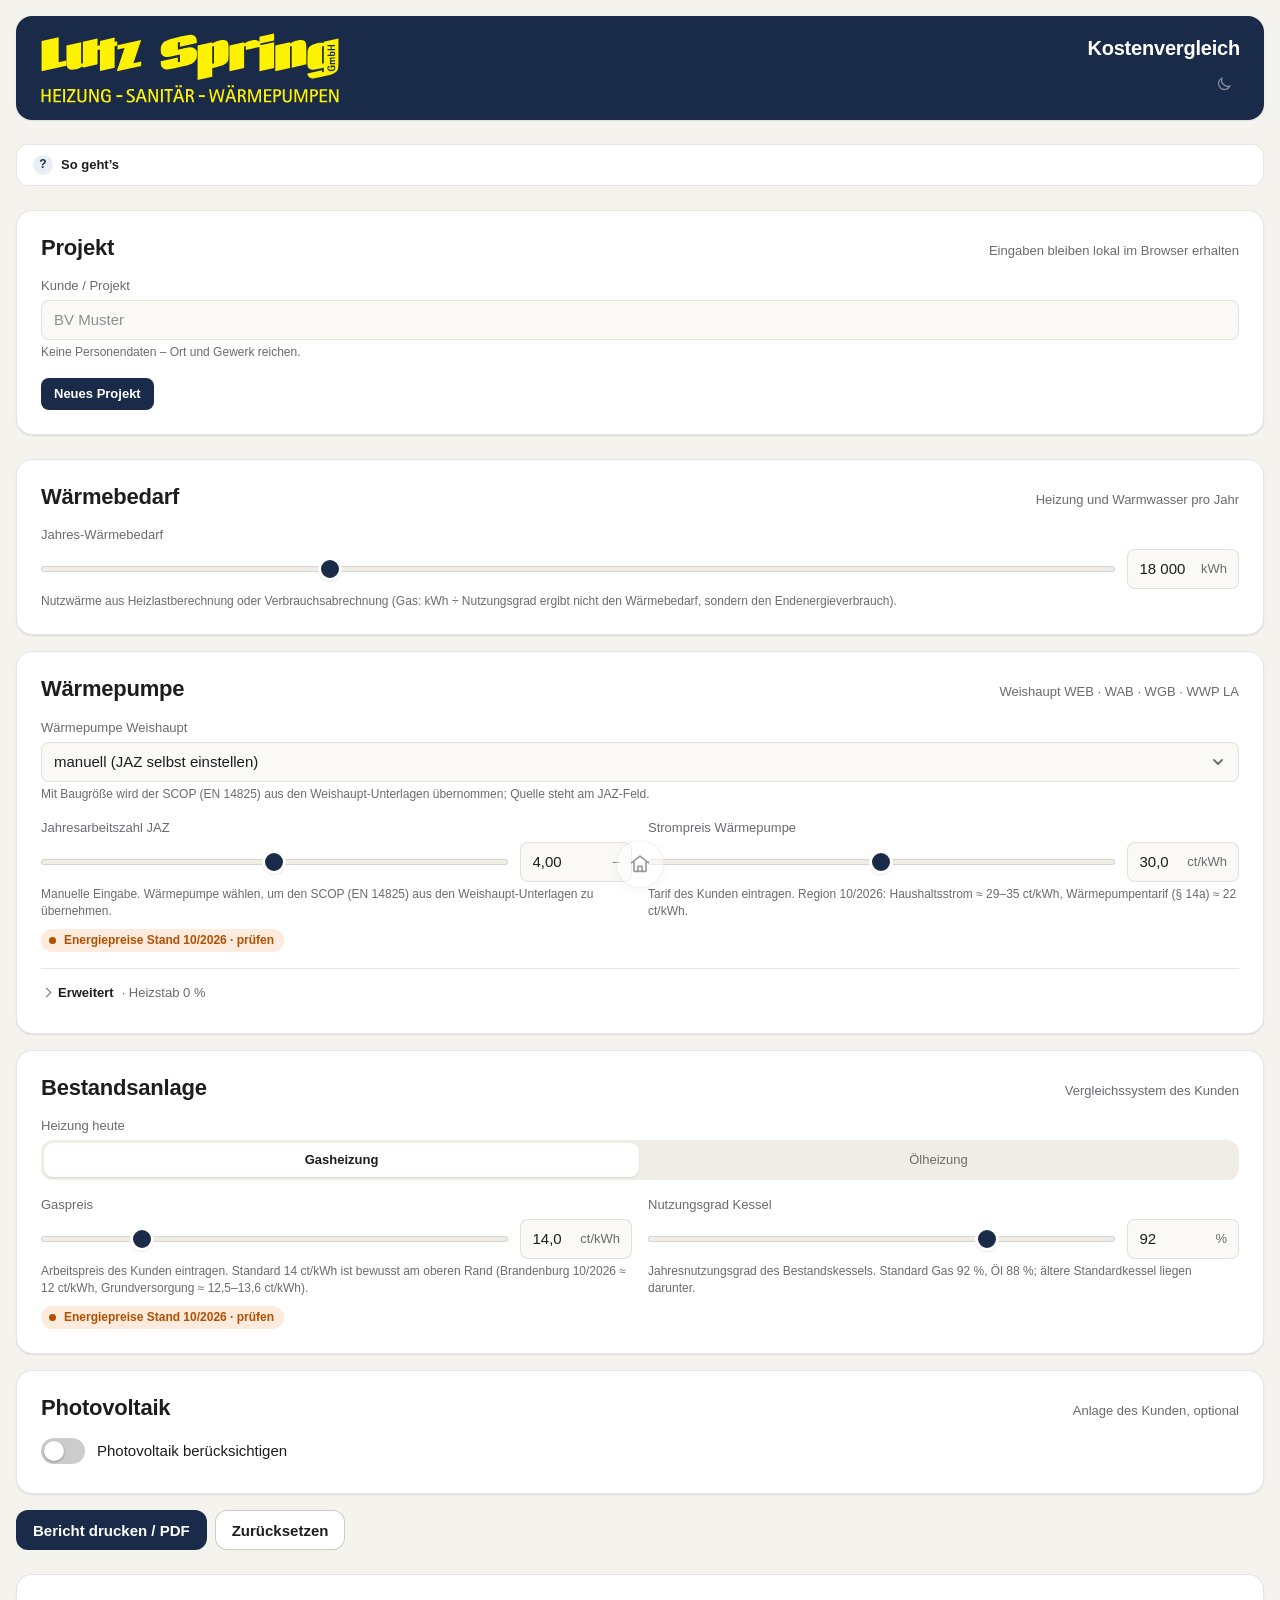
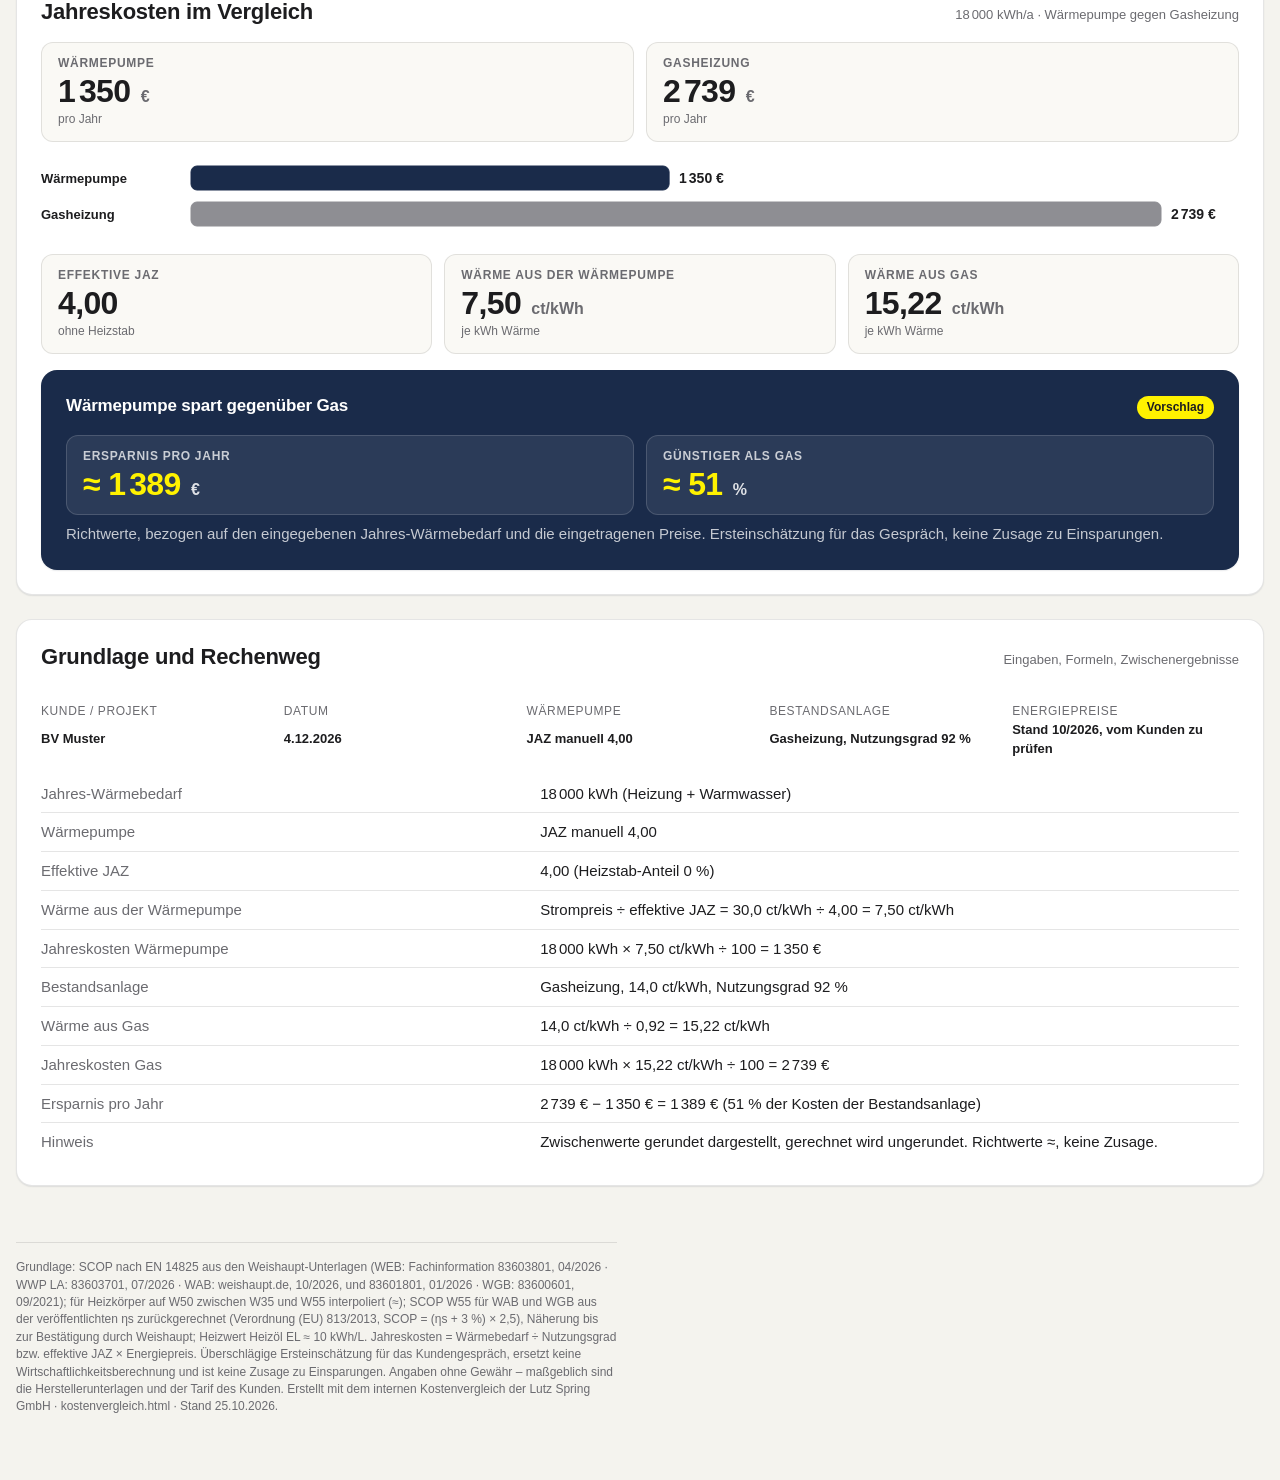
<file: kostenvergleich.html>
<!DOCTYPE html>
<html lang="de">
<head>
<meta charset="utf-8">
<meta name="viewport" content="width=device-width, initial-scale=1, viewport-fit=cover">
<meta name="robots" content="noindex, nofollow">
<meta name="theme-color" content="#1a2b4a">
<link rel="icon" href="assets/icons/favicon.svg" type="image/svg+xml">
<link rel="apple-touch-icon" href="assets/icons/apple-touch-icon.png">
<meta name="apple-mobile-web-app-capable" content="yes">
<meta name="apple-mobile-web-app-status-bar-style" content="black-translucent">
<meta name="apple-mobile-web-app-title" content="Kostenvergleich">
<title>Kostenvergleich · Lutz Spring GmbH</title>
<!-- design.css:start -->
<style>
/* ============================================================
   design.css · Lutz Spring GmbH · Heizung · Sanitär · Wärmepumpen
   Gemeinsames Designsystem für alle internen HTML-Tools.
   Version 2.1.5 · Stand 2026-11-13 (Druck immer hell, Blocklayout und Umbruch im Druck)
   Einbinden:  Beim Veröffentlichen fügt _build/inline.py diese Datei in jedes
               Tool ein (Marker design.css:start / design.css:end im HTML).
               Ein Tool bleibt so eine einzelne Datei.
   Regeln:     DESIGNREGELN.md · Referenz: styleguide.html
   Keine externen Abhängigkeiten. Systemschrift. Hell + Dunkel.
   ============================================================ */

/* ------------------------------------------------------------
   1 · TOKENS (hell = Standard)
   Alle Farben nur über diese Variablen verwenden.
   ------------------------------------------------------------ */
:root {
  color-scheme: light;

  /* Marke [BESTÄTIGT 03_design-system.md] */
  --ls-navy:        #1a2b4a;
  --ls-navy-2:      #223a63;   /* Hover/aktiv auf Navy */
  --ls-navy-3:      #142238;   /* gedrückt */
  --ls-yellow:      #fff200;   /* Logo-Gelb [BESTÄTIGT 2026-10-25]; nur Logo + Akzent, nie Textfarbe auf hellem Grund */
  --ls-yellow-ink:  #8a6d00;   /* lesbares „Gelb“ als Text auf Weiß (≥ 4,5:1) */

  /* Flächen */
  --ls-bg:          #f4f3ee;   /* Creme, Seitenhintergrund [BESTÄTIGT] */
  --ls-surface:     #ffffff;   /* Karten */
  --ls-surface-2:   #faf9f5;   /* Eingaben, Zebra-Zeilen, Tabellenköpfe */
  --ls-surface-3:   #efede6;   /* gedrückt / ausgewählt */
  --ls-line:        rgba(0, 0, 0, 0.10);
  --ls-line-strong: rgba(0, 0, 0, 0.20);

  /* Text */
  --ls-text:        #1d1d1f;
  --ls-text-2:      #6b6b70;   /* Sekundär, Labels (4,8:1 auf Creme) */
  --ls-text-3:      #8e8e93;   /* nur Platzhalter, deaktiviert */
  --ls-on-navy:     #ffffff;

  /* Interaktion */
  --ls-primary:     var(--ls-navy);
  --ls-primary-hover: var(--ls-navy-2);
  --ls-primary-active: var(--ls-navy-3);
  --ls-on-primary:  #ffffff;
  /* Markenknopf (.ls-btn--brand, 2.1.4): Projektaktion „Neues Projekt“ – hell Navy, dunkel Logo-Gelb [BESTÄTIGT Fabian 2026-11-09] */
  --ls-brand-btn:        var(--ls-navy);
  --ls-brand-btn-hover:  var(--ls-navy-2);
  --ls-brand-btn-active: var(--ls-navy-3);
  --ls-on-brand-btn:     #ffffff;
  --ls-link:        var(--ls-navy);
  --ls-focus:       var(--ls-navy);
  --ls-focus-ring:  rgba(26, 43, 74, 0.25);
  --ls-selection:   rgba(255, 242, 0, 0.45);

  /* Zustände (semantisch, nicht Akzent) */
  --ls-ok:          #1a7a36;  --ls-ok-bg:     #e3f3e7;
  --ls-warn:        #b25000;  --ls-warn-bg:   #fdebdd;
  --ls-danger:      #d70015;  --ls-danger-bg: #fde4e6;
  --ls-info:        #1a2b4a;  --ls-info-bg:   #e8edf6;

  /* Diagramme: Reihenfarben mit fester Bedeutung (Wärmepumpe = Navy, Bestand Gas/Öl = Grau, Strom/PV = Gelb-Ocker, Vergleich = Stahlblau) */
  --ls-chart-wp:    #1a2b4a;
  --ls-chart-alt:   #8e8e93;
  --ls-chart-pv:    #c9a800;
  --ls-chart-2:     #4f75b8;
  --ls-chart-grid:  rgba(0, 0, 0, 0.08);
  --ls-chart-text:  #6b6b70;

  /* Schatten (Tiefe sparsam) */
  --ls-shadow-1: 0 1px 2px rgba(20, 30, 50, 0.06), 0 1px 1px rgba(20, 30, 50, 0.04);
  --ls-shadow-2: 0 4px 16px rgba(20, 30, 50, 0.08), 0 1px 2px rgba(20, 30, 50, 0.05);

  /* Schrift: Systemschrift wie auf iPad und Mac [BESTÄTIGT: keine externen Abhängigkeiten] */
  --ls-font: -apple-system, BlinkMacSystemFont, "SF Pro Text", "Segoe UI", Roboto, "Helvetica Neue", Arial, sans-serif;
  --ls-font-mono: ui-monospace, "SF Mono", Menlo, Consolas, "Liberation Mono", monospace;
  --ls-fs-xs: 0.75rem;    /* 12 · Fußnoten */
  --ls-fs-sm: 0.8125rem;  /* 13 · Labels, Tabellen dicht */
  --ls-fs-md: 0.9375rem;  /* 15 · Fließtext, Eingaben */
  --ls-fs-lg: 1.0625rem;  /* 17 · Kartentitel */
  --ls-fs-xl: 1.375rem;   /* 22 · Abschnitt */
  --ls-fs-2xl: 1.75rem;   /* 28 · Seitentitel */
  --ls-fs-kpi: 2rem;      /* 32 · Kennzahl */
  --ls-lh: 1.45;

  /* Abstände: 8-px-Raster */
  --ls-s1: 4px; --ls-s2: 8px; --ls-s3: 12px; --ls-s4: 16px;
  --ls-s5: 24px; --ls-s6: 32px; --ls-s7: 48px; --ls-s8: 64px;

  /* Radien */
  --ls-r-sm: 8px; --ls-r-md: 12px; --ls-r-lg: 16px; --ls-r-pill: 999px;

  /* Maße */
  --ls-max: 1400px;           /* [BESTÄTIGT] */
  --ls-control-h: 40px;       /* Höhe Eingaben/Buttons (Maus) */
  --ls-touch-h: 44px;         /* Höhe auf Touch (iPad) */
  --ls-gutter: 16px;

  /* Theme-Schalter: welches Symbol sichtbar ist (hell → Mond anbieten) */
  --ls-icon-moon: block;
  --ls-icon-sun: none;
}

/* Dunkel: folgt dem System, solange kein data-theme gesetzt ist */
@media (prefers-color-scheme: dark) {
  :root:not([data-theme="light"]) {
    color-scheme: dark;
    --ls-navy:        #16233d;
    --ls-navy-2:      #1d2f52;
    --ls-navy-3:      #111b30;
    --ls-yellow-ink:  #fff200;
    --ls-bg:          #141416;
    --ls-surface:     #1e1e20;
    --ls-surface-2:   #27272a;
    --ls-surface-3:   #313134;
    --ls-line:        rgba(255, 255, 255, 0.11);
    --ls-line-strong: rgba(255, 255, 255, 0.22);
    --ls-text:        #f5f5f7;
    --ls-text-2:      #a1a1a6;
    --ls-text-3:      #7c7c82;
    --ls-primary:     #4f75b8;
    --ls-primary-hover: #5d83c6;
    --ls-primary-active: #43669f;
    --ls-brand-btn: var(--ls-yellow); --ls-brand-btn-hover: #fff7a8; --ls-brand-btn-active: #e6da00; --ls-on-brand-btn: #1a2b4a;
    --ls-link:        #8fb3f0;
    --ls-focus:       #8fb3f0;
    --ls-focus-ring:  rgba(143, 179, 240, 0.30);
    --ls-selection:   rgba(255, 242, 0, 0.30);
    --ls-ok:     #30d158; --ls-ok-bg:     rgba(48, 209, 88, 0.14);
    --ls-warn:   #ff9f0a; --ls-warn-bg:   rgba(255, 159, 10, 0.14);
    --ls-danger: #ff453a; --ls-danger-bg: rgba(255, 69, 58, 0.14);
    --ls-info:   #8fb3f0; --ls-info-bg:   rgba(143, 179, 240, 0.14);
    --ls-chart-wp: #8fb3f0; --ls-chart-alt: #7c7c82; --ls-chart-pv: #e6c800; --ls-chart-2: #4f75b8; --ls-chart-grid: rgba(255,255,255,0.09); --ls-chart-text: #a1a1a6;
    --ls-shadow-1: 0 1px 2px rgba(0, 0, 0, 0.4);
    --ls-shadow-2: 0 6px 20px rgba(0, 0, 0, 0.45);
    --ls-icon-moon: none;
    --ls-icon-sun: block;
  }
}
/* Dunkel: ausdrücklich gewählt (Schalter im Tool) – gleiche Werte */
:root[data-theme="dark"] {
  color-scheme: dark;
  --ls-icon-moon: none;
  --ls-icon-sun: block;
  --ls-navy:        #16233d;
  --ls-navy-2:      #1d2f52;
  --ls-navy-3:      #111b30;
  --ls-yellow-ink:  #fff200;
  --ls-bg:          #141416;
  --ls-surface:     #1e1e20;
  --ls-surface-2:   #27272a;
  --ls-surface-3:   #313134;
  --ls-line:        rgba(255, 255, 255, 0.11);
  --ls-line-strong: rgba(255, 255, 255, 0.22);
  --ls-text:        #f5f5f7;
  --ls-text-2:      #a1a1a6;
  --ls-text-3:      #7c7c82;
  --ls-primary:     #4f75b8;
  --ls-primary-hover: #5d83c6;
  --ls-primary-active: #43669f;
  --ls-brand-btn: var(--ls-yellow); --ls-brand-btn-hover: #fff7a8; --ls-brand-btn-active: #e6da00; --ls-on-brand-btn: #1a2b4a;
  --ls-link:        #8fb3f0;
  --ls-focus:       #8fb3f0;
  --ls-focus-ring:  rgba(143, 179, 240, 0.30);
  --ls-selection:   rgba(255, 242, 0, 0.30);
  --ls-ok:     #30d158; --ls-ok-bg:     rgba(48, 209, 88, 0.14);
  --ls-warn:   #ff9f0a; --ls-warn-bg:   rgba(255, 159, 10, 0.14);
  --ls-danger: #ff453a; --ls-danger-bg: rgba(255, 69, 58, 0.14);
  --ls-info:   #8fb3f0; --ls-info-bg:   rgba(143, 179, 240, 0.14);
  --ls-chart-wp: #8fb3f0; --ls-chart-alt: #7c7c82; --ls-chart-pv: #e6c800; --ls-chart-2: #4f75b8; --ls-chart-grid: rgba(255,255,255,0.09); --ls-chart-text: #a1a1a6;
  --ls-shadow-1: 0 1px 2px rgba(0, 0, 0, 0.4);
  --ls-shadow-2: 0 6px 20px rgba(0, 0, 0, 0.45);
}

/* ------------------------------------------------------------
   2 · BASIS
   ------------------------------------------------------------ */
*, *::before, *::after { box-sizing: border-box; }
html { -webkit-text-size-adjust: 100%; height: 100%; }
body {
  margin: 0;
  min-height: 100%;
  background: var(--ls-bg);
  color: var(--ls-text);
  font: var(--ls-fs-md) / var(--ls-lh) var(--ls-font);
  -webkit-font-smoothing: antialiased;
  padding-block: calc(var(--ls-s4) + env(safe-area-inset-top, 0px)) calc(var(--ls-s8) + env(safe-area-inset-bottom, 0px)); /* oben: Statusleiste der Homescreen-App; unten: Haus-Icon */
  padding-left:  max(var(--ls-gutter), env(safe-area-inset-left, 0px));
  padding-right: max(var(--ls-gutter), env(safe-area-inset-right, 0px));
}
::selection { background: var(--ls-selection); }
img, svg, canvas { max-width: 100%; height: auto; }
[hidden] { display: none !important; }
a { color: var(--ls-link); text-decoration: underline; text-underline-offset: 2px; text-decoration-thickness: 1px; }
a:hover { text-decoration-thickness: 2px; }
hr { border: 0; border-top: 1px solid var(--ls-line); margin: var(--ls-s5) 0; }
code, kbd, .ls-mono { font-family: var(--ls-font-mono); font-size: 0.92em; }
small, .ls-small { font-size: var(--ls-fs-sm); }
sub, sup { line-height: 0; }

h1, h2, h3, h4 { margin: 0; color: var(--ls-text); font-weight: 600; letter-spacing: -0.01em; text-wrap: balance; hyphens: auto; -webkit-hyphens: auto; }
h1 { font-size: var(--ls-fs-2xl); line-height: 1.15; letter-spacing: -0.02em; }
h2 { font-size: var(--ls-fs-xl);  line-height: 1.2; }
h3 { font-size: var(--ls-fs-lg);  line-height: 1.3; }
h4 { font-size: var(--ls-fs-md);  line-height: 1.35; }
p  { margin: 0; }
p + p { margin-top: var(--ls-s3); }
.ls-prose { max-width: 70ch; }
.ls-prose p + p { margin-top: var(--ls-s3); }

/* Fokus: immer sichtbar, Tastatur und Touch */
:focus { outline: none; }
:focus-visible { outline: 2px solid var(--ls-focus); outline-offset: 2px; border-radius: var(--ls-r-sm); }

/* Reduzierte Bewegung respektieren */
@media (prefers-reduced-motion: reduce) {
  *, *::before, *::after { animation: none !important; transition: none !important; scroll-behavior: auto !important; }
}

/* ------------------------------------------------------------
   3 · LAYOUT
   ------------------------------------------------------------ */
.ls-container { max-width: var(--ls-max); margin-inline: auto; width: 100%; min-width: 0; }
.ls-stack  { display: grid; gap: var(--ls-s4); }
/* Grid-Kinder dürfen nie breiter werden als ihr Platz (Tabellen/Code scrollen im eigenen Rahmen) */
.ls-container > *, .ls-stack > *, .ls-form > *, .ls-fields > *, .ls-card > * { min-width: 0; }
.ls-stack--tight { gap: var(--ls-s2); }
.ls-stack--loose { gap: var(--ls-s5); }
.ls-row    { display: flex; flex-wrap: wrap; align-items: center; gap: var(--ls-s2) var(--ls-s3); }
.ls-row--between { justify-content: space-between; }
.ls-row--end { justify-content: flex-end; }
.ls-grow { flex: 1 1 auto; min-width: 0; }
.ls-section { margin-top: var(--ls-s6); }
.ls-section > h2 { margin-bottom: var(--ls-s4); }

/* Karten-Raster [BESTÄTIGT: minmax(250px,1fr), einspaltig < 700 px] */
.ls-grid { display: grid; grid-template-columns: repeat(auto-fit, minmax(250px, 1fr)); gap: var(--ls-s4); }
.ls-grid--2 { grid-template-columns: repeat(auto-fit, minmax(min(100%, 340px), 1fr)); }
.ls-grid--3 { grid-template-columns: repeat(auto-fit, minmax(min(100%, 280px), 1fr)); }
.ls-grid > * { min-width: 0; }
@media (max-width: 699.98px) { .ls-grid, .ls-grid--2, .ls-grid--3 { grid-template-columns: 1fr; } }

/* ------------------------------------------------------------
   4 · KOPF (Navy-Balken mit runden Ecken [BESTÄTIGT]) + FUSS
   ------------------------------------------------------------ */
.ls-header {
  background: var(--ls-navy);
  color: var(--ls-on-navy);
  border-radius: var(--ls-r-lg);
  padding: var(--ls-s4) var(--ls-s5);
  display: grid;
  grid-template-columns: auto 1fr;
  align-items: center;
  gap: var(--ls-s3) var(--ls-s5);
  box-shadow: var(--ls-shadow-1);
}
.ls-header__brand { display: grid; gap: 2px; }
/* Logo Variante B (Wortmarke mit Slogan) als Inline-SVG; Farbe über currentColor. Mindestens 280 px breit, sonst ist der Slogan im Logo unlesbar. */
.ls-header__logo { display: block; width: min(300px, 100%); height: auto; color: var(--ls-yellow); }
.ls-header__logo--navy { color: var(--ls-navy); } /* Ausnahme: Logo ohne Navy-Hintergrund (Fuß, helle Fläche) */
.ls-header__slogan { font-size: var(--ls-fs-sm); color: var(--ls-yellow); letter-spacing: 0.02em; }
.ls-header:has(> .ls-header__title) { grid-template-columns: auto 1fr auto; } /* alte Form mit Titelblock in der Mitte */
.ls-header__title { display: grid; gap: 2px; min-width: 0; }
.ls-header__title h1 { color: var(--ls-on-navy); font-size: var(--ls-fs-xl); }
/* Standard (2.1.2): Toolname rechts oben über Kunde/Projekt, kein Untertitel */
.ls-header__meta .ls-header__title h1, .ls-header__meta h1 { font-size: 1.25rem; line-height: 1.2; font-weight: 600; letter-spacing: -0.01em; color: var(--ls-on-navy); margin: 0 0 2px; text-align: right; }
.ls-header__sub { font-size: var(--ls-fs-sm); color: rgba(255,255,255,0.75); }
.ls-header__meta { display: grid; gap: 2px; justify-items: end; justify-self: end; text-align: right; font-size: var(--ls-fs-sm); color: rgba(255,255,255,0.85); white-space: nowrap; min-width: 0; }
.ls-header__meta b { color: var(--ls-on-navy); font-weight: 600; }
.ls-header__meta .ls-header__title { justify-items: end; margin-bottom: 2px; }
.ls-header a { color: var(--ls-on-navy); }
.ls-header .ls-btn--ghost { color: var(--ls-on-navy); border-color: rgba(255,255,255,0.35); }
.ls-header .ls-btn--ghost:hover { background: rgba(255,255,255,0.1); }
@media (max-width: 699.98px) {
  .ls-header { grid-template-columns: 1fr; padding: var(--ls-s4); }
  .ls-header__meta { justify-items: start; text-align: left; white-space: normal; }
}
/* Theme-Schalter: runder Symbolknopf, Mond im Hell-, Sonne im Dunkelmodus; kein Text, kein Rahmen */
.ls-theme-toggle { appearance: none; border: 0; background: transparent; width: 32px; height: 32px; border-radius: var(--ls-r-pill); display: inline-grid; place-items: center; color: var(--ls-on-navy); opacity: .45; cursor: pointer; transition: opacity .15s ease; -webkit-tap-highlight-color: transparent; } /* Deckkraft wie Haus-Icon: 0,45 / 1 / 0,3 */
.ls-theme-toggle:hover, .ls-theme-toggle:focus-visible { opacity: 1; }
.ls-theme-toggle:active { opacity: .3; }
.ls-theme-toggle svg { width: 18px; height: 18px; }
.ls-theme-toggle__moon { display: var(--ls-icon-moon); }
.ls-theme-toggle__sun { display: var(--ls-icon-sun); }
.ls-header__meta .ls-theme-toggle { justify-self: end; margin-top: 2px; }
@media (max-width: 699.98px) { .ls-header__meta { justify-self: stretch; } .ls-header__meta .ls-theme-toggle { justify-self: start; } .ls-header__meta .ls-header__title h1, .ls-header__meta h1 { text-align: left; } }
@media (pointer: coarse) { .ls-theme-toggle { width: 40px; height: 40px; } }

/* Text-Wortmarke, falls (noch) kein Logo eingebettet ist */
.ls-wordmark { font-weight: 800; font-size: 1.375rem; letter-spacing: -0.02em; color: var(--ls-yellow); line-height: 1; }
.ls-wordmark small { display: block; font-weight: 600; font-size: 0.75rem; color: var(--ls-on-navy); letter-spacing: 0.08em; margin-top: 2px; }

.ls-footer { margin-top: var(--ls-s6); padding-top: var(--ls-s4); border-top: 1px solid var(--ls-line); font-size: var(--ls-fs-xs); color: var(--ls-text-2); max-width: 90ch; }

/* Haus-Icon: Rücklink zur Startseite [BESTÄTIGT: 48×48, unten mittig, Deckkraft 0,45 / 1 / 0,3, im Druck aus] */
.ls-home {
  position: fixed; left: 50%; bottom: calc(var(--ls-s3) + env(safe-area-inset-bottom, 0px));
  transform: translateX(-50%);
  width: 48px; height: 48px; border-radius: var(--ls-r-pill);
  display: grid; place-items: center;
  background: var(--ls-surface); color: var(--ls-text); border: 1px solid var(--ls-line);
  box-shadow: var(--ls-shadow-2); opacity: 0.45; transition: opacity .15s ease; z-index: 50;
}
.ls-home:hover, .ls-home:focus-visible { opacity: 1; }
.ls-home:active { opacity: 0.3; }
.ls-home svg { width: 22px; height: 22px; }

/* ------------------------------------------------------------
   5 · KARTEN
   ------------------------------------------------------------ */
.ls-card {
  background: var(--ls-surface);
  border: 1px solid var(--ls-line);
  border-radius: var(--ls-r-lg);
  padding: var(--ls-s5);
  box-shadow: var(--ls-shadow-1);
  min-width: 0;
}
.ls-card--tight { padding: var(--ls-s4); }
.ls-card--flat { box-shadow: none; }
.ls-card__head { display: flex; align-items: baseline; justify-content: space-between; gap: var(--ls-s3); margin-bottom: var(--ls-s4); flex-wrap: wrap; }
.ls-card__head h2, .ls-card__head h3 { margin: 0; }
.ls-card__sub { font-size: var(--ls-fs-sm); color: var(--ls-text-2); }
/* Abstand zwischen Karten kommt vom Eltern-Raster (.ls-stack / .ls-grid), nicht von Margins */

/* Nummerierte Blockkarten (Schritte einer Auslegung) – nur bei echter Reihenfolge */
.ls-steps { counter-reset: ls-step; display: grid; gap: var(--ls-s4); }
.ls-steps > .ls-card { counter-increment: ls-step; position: relative; padding-left: calc(var(--ls-s5) + 40px); }
.ls-steps > .ls-card::before {
  content: counter(ls-step); position: absolute; left: var(--ls-s4); top: var(--ls-s5);
  width: 28px; height: 28px; border-radius: var(--ls-r-pill);
  background: var(--ls-navy); color: var(--ls-on-navy); font-weight: 700; font-size: var(--ls-fs-sm);
  display: grid; place-items: center;
}

/* Empfehlungskarte: Navy mit gelben Kennwerten (z. B. Kostenvergleich) */
.ls-card--navy { background: var(--ls-navy); color: var(--ls-on-navy); border-color: transparent; }
.ls-card--navy h2, .ls-card--navy h3, .ls-card--navy .ls-kpi__value { color: var(--ls-on-navy); }
.ls-card--navy .ls-kpi__value, .ls-card--navy .ls-accent { color: var(--ls-yellow); }
.ls-card--navy .ls-kpi__label, .ls-card--navy .ls-muted { color: rgba(255,255,255,0.75); }
.ls-card--navy .ls-kpi { background: rgba(255,255,255,0.08); border-color: rgba(255,255,255,0.15); }  /* Kennzahlen auf Navy, 2.1.1 */
.ls-card--navy .ls-kpi__value small { color: rgba(255,255,255,0.85); }  /* Einheit auf Navy lesbar statt grau, 2.1.3 */
.ls-card--navy .ls-btn--primary { background: var(--ls-yellow); color: #1d1d1f; }
.ls-card--navy .ls-btn--primary:hover { background: #fff566; }

/* ------------------------------------------------------------
   6 · FORMULARE
   ------------------------------------------------------------ */
.ls-form { display: grid; gap: var(--ls-s4); }
.ls-fields { display: grid; grid-template-columns: repeat(auto-fit, minmax(min(100%, 200px), 1fr)); gap: var(--ls-s3) var(--ls-s4); }
.ls-field { display: grid; gap: var(--ls-s1); min-width: 0; align-content: start; } /* align-content: Felder einer Zeile beginnen oben, Regler und Eingaben stehen auf einer Höhe (2.1.1) */
.ls-field--span { grid-column: 1 / -1; }
.ls-label { font-size: var(--ls-fs-sm); color: var(--ls-text-2); font-weight: 500; display: flex; gap: var(--ls-s1); align-items: baseline; }
.ls-label abbr { text-decoration: none; }
.ls-hint { font-size: var(--ls-fs-xs); color: var(--ls-text-2); }
.ls-error { font-size: var(--ls-fs-xs); color: var(--ls-danger); font-weight: 500; }

.ls-input, .ls-select, .ls-textarea {
  width: 100%; min-height: var(--ls-control-h);
  padding: 0 var(--ls-s3);
  font: inherit; color: var(--ls-text);
  background: var(--ls-surface-2);
  border: 1px solid var(--ls-line); border-radius: var(--ls-r-sm);
  transition: border-color .12s ease, box-shadow .12s ease, background .12s ease;
  font-variant-numeric: tabular-nums;
}
.ls-textarea { min-height: calc(var(--ls-control-h) * 2.2); padding: var(--ls-s2) var(--ls-s3); resize: vertical; line-height: var(--ls-lh); }
.ls-input::placeholder, .ls-textarea::placeholder { color: var(--ls-text-3); }
.ls-input:hover, .ls-select:hover, .ls-textarea:hover { border-color: var(--ls-line-strong); }
.ls-input:focus, .ls-select:focus, .ls-textarea:focus { outline: none; border-color: var(--ls-focus); box-shadow: 0 0 0 3px var(--ls-focus-ring); background: var(--ls-surface); }
.ls-input[aria-invalid="true"], .ls-select[aria-invalid="true"] { border-color: var(--ls-danger); }
.ls-input[aria-invalid="true"]:focus { box-shadow: 0 0 0 3px var(--ls-danger-bg); }
.ls-input:disabled, .ls-select:disabled, .ls-textarea:disabled { color: var(--ls-text-3); background: var(--ls-surface-3); cursor: not-allowed; }
.ls-input[readonly] { background: var(--ls-surface-3); }
.ls-input[type="number"] { -moz-appearance: textfield; appearance: textfield; }
.ls-input::-webkit-outer-spin-button, .ls-input::-webkit-inner-spin-button { -webkit-appearance: none; margin: 0; }
.ls-select {
  appearance: none; -webkit-appearance: none; padding-right: 36px; cursor: pointer;
  background-image: url("data:image/svg+xml;utf8,<svg xmlns='http://www.w3.org/2000/svg' width='16' height='16' viewBox='0 0 16 16'><path d='M4 6l4 4 4-4' fill='none' stroke='%236b6b70' stroke-width='1.8' stroke-linecap='round' stroke-linejoin='round'/></svg>");
  background-repeat: no-repeat; background-position: right 12px center;
}

/* Eingabe mit Einheit (Suffix) – Einheit steht am Feld, nie im Wert */
.ls-unit { position: relative; display: grid; }
.ls-unit .ls-input { padding-right: 3.2em; }
.ls-unit > span { position: absolute; right: var(--ls-s3); top: 50%; transform: translateY(-50%); font-size: var(--ls-fs-sm); color: var(--ls-text-2); pointer-events: none; }
.ls-unit--pre .ls-input { padding-left: 2.4em; padding-right: var(--ls-s3); }
.ls-unit--pre > span { right: auto; left: var(--ls-s3); }

/* Auswahlfelder */
.ls-check { display: inline-flex; align-items: center; gap: var(--ls-s2); font-size: var(--ls-fs-md); cursor: pointer; min-height: 32px; }
.ls-check input { width: 20px; height: 20px; margin: 0; accent-color: var(--ls-primary); flex: none; }
.ls-switch { display: inline-flex; align-items: center; gap: var(--ls-s3); cursor: pointer; }
.ls-switch input { position: absolute; opacity: 0; width: 0; height: 0; }
.ls-switch i { width: 44px; height: 26px; border-radius: var(--ls-r-pill); background: var(--ls-line-strong); position: relative; transition: background .15s ease; flex: none; }
.ls-switch i::after { content: ""; position: absolute; top: 3px; left: 3px; width: 20px; height: 20px; border-radius: 50%; background: #fff; box-shadow: 0 1px 3px rgba(0,0,0,.3); transition: transform .15s ease; }
.ls-switch input:checked + i { background: var(--ls-ok); }
.ls-switch input:checked + i::after { transform: translateX(18px); }
.ls-switch input:focus-visible + i { outline: 2px solid var(--ls-focus); outline-offset: 2px; }

/* Segment-Steuerung (Tabs ① ② ③, Umschalter Gas/Öl) */
.ls-seg { display: inline-flex; padding: 3px; gap: 2px; background: var(--ls-surface-3); border-radius: var(--ls-r-md); max-width: 100%; overflow-x: auto; }
.ls-seg > button, .ls-seg > label {
  appearance: none; border: 0; background: transparent; color: var(--ls-text-2);
  font: inherit; font-size: var(--ls-fs-sm); font-weight: 500;
  padding: 0 var(--ls-s3); min-height: 34px; border-radius: calc(var(--ls-r-md) - 3px);
  cursor: pointer; white-space: nowrap; transition: background .12s ease, color .12s ease; display: inline-flex; align-items: center; gap: var(--ls-s1);
}
.ls-seg > [aria-selected="true"], .ls-seg > .is-active, .ls-seg > label:has(input:checked) { background: var(--ls-surface); color: var(--ls-text); box-shadow: var(--ls-shadow-1); font-weight: 600; }
.ls-seg input { position: absolute; opacity: 0; width: 0; height: 0; }
.ls-seg--full { display: flex; }
.ls-seg--full > * { flex: 1 1 0; justify-content: center; }

/* „Erweitert“: selten geänderte Felder eingeklappt, eingestellte Werte als Kurzzeile sichtbar */
.ls-details { border-top: 1px solid var(--ls-line); padding-top: var(--ls-s2); }
.ls-details > summary { cursor: pointer; font-size: var(--ls-fs-sm); font-weight: 600; color: var(--ls-text); list-style: none; display: flex; align-items: center; gap: var(--ls-s2); min-height: 32px; }
.ls-details > summary::-webkit-details-marker { display: none; }
.ls-details > summary::before { content: ""; width: 7px; height: 7px; border-right: 1.8px solid var(--ls-text-2); border-bottom: 1.8px solid var(--ls-text-2); transform: rotate(-45deg); transition: transform .12s ease; flex: none; margin-left: 2px; }
.ls-details[open] > summary::before { transform: rotate(45deg); }
.ls-details > summary .ls-muted { font-weight: 400; }
.ls-details[open] > summary .ls-muted { display: none; }

/* Touch: größere Ziele auf iPad / Handy [BESTÄTIGT 2026-10-25, WCAG 2.2 Zielgröße] */
@media (pointer: coarse) {
  :root { --ls-control-h: var(--ls-touch-h); }
  .ls-seg > button, .ls-seg > label { min-height: 40px; }
  .ls-check { min-height: 44px; }
  .ls-check input { width: 24px; height: 24px; }
}

/* ------------------------------------------------------------
   7 · BUTTONS
   Je Ansicht genau EIN primärer Button (die Hauptaktion).
   ------------------------------------------------------------ */
.ls-btn {
  appearance: none; -webkit-appearance: none;
  display: inline-flex; align-items: center; justify-content: center; gap: var(--ls-s2);
  min-height: var(--ls-control-h); padding: 0 var(--ls-s4);
  font: inherit; font-size: var(--ls-fs-md); font-weight: 600; line-height: 1;
  border-radius: var(--ls-r-md); border: 1px solid transparent;
  cursor: pointer; text-decoration: none; white-space: nowrap;
  transition: background .12s ease, border-color .12s ease, transform .06s ease, box-shadow .12s ease;
  -webkit-tap-highlight-color: transparent;
}
.ls-btn:active { transform: scale(0.98); }
.ls-btn:disabled, .ls-btn[aria-disabled="true"] { opacity: 0.45; cursor: not-allowed; transform: none; }
.ls-btn svg { width: 18px; height: 18px; flex: none; }
.ls-btn--primary { background: var(--ls-primary); color: var(--ls-on-primary); }
.ls-btn--primary:hover { background: var(--ls-primary-hover); }
.ls-btn--primary:active { background: var(--ls-primary-active); }
.ls-btn--secondary { background: var(--ls-surface); color: var(--ls-text); border-color: var(--ls-line-strong); }
.ls-btn--secondary:hover { background: var(--ls-surface-2); }
.ls-btn--ghost { background: transparent; color: var(--ls-link); border-color: transparent; }
.ls-btn--ghost:hover { background: var(--ls-surface-3); }
.ls-btn--danger { background: var(--ls-surface); color: var(--ls-danger); border-color: var(--ls-danger); }
.ls-btn--danger:hover { background: var(--ls-danger-bg); }
/* Markenknopf (2.1.4): hell Navy mit weißer Schrift, dunkel Logo-Gelb mit Navy-Schrift. Nur für die Projektaktion „Neues Projekt“;
   er ist kein zweiter Primärknopf (Regel 2.4) und kein Zustand (Regel 2.3). */
.ls-btn--brand { background: var(--ls-brand-btn); color: var(--ls-on-brand-btn); border-color: transparent; }
.ls-btn--brand:hover { background: var(--ls-brand-btn-hover); }
.ls-btn--brand:active { background: var(--ls-brand-btn-active); }
.ls-btn--sm { min-height: 32px; padding: 0 var(--ls-s3); font-size: var(--ls-fs-sm); border-radius: var(--ls-r-sm); }
.ls-btn--lg { min-height: 48px; padding: 0 var(--ls-s5); font-size: var(--ls-fs-lg); }
.ls-btn--block { width: 100%; }
.ls-btn--icon { padding: 0; width: var(--ls-control-h); }
.ls-toolbar { display: flex; flex-wrap: wrap; gap: var(--ls-s2); align-items: center; }
.ls-toolbar__spacer { flex: 1 1 auto; }
@media (max-width: 480px) { .ls-toolbar--stack .ls-btn { flex: 1 1 100%; } }

/* ------------------------------------------------------------
   8 · ERGEBNISSE: Kennzahlen, Tabellen, Listen
   ------------------------------------------------------------ */
.ls-num, .ls-table td.ls-num, .ls-kpi__value { font-variant-numeric: tabular-nums; }
.ls-kpis { display: grid; grid-template-columns: repeat(auto-fit, minmax(min(100%, 160px), 1fr)); gap: var(--ls-s3); }
.ls-kpi { display: grid; gap: 2px; padding: var(--ls-s3) var(--ls-s4); background: var(--ls-surface-2); border-radius: var(--ls-r-md); border: 1px solid var(--ls-line); min-width: 0; }
.ls-kpi__label { font-size: var(--ls-fs-xs); color: var(--ls-text-2); text-transform: uppercase; letter-spacing: 0.06em; font-weight: 600; }
.ls-kpi__value { font-size: var(--ls-fs-kpi); font-weight: 700; letter-spacing: -0.02em; line-height: 1.1; color: var(--ls-text); }
.ls-kpi__value small { font-size: 0.5em; font-weight: 600; color: var(--ls-text-2); margin-left: 2px; letter-spacing: 0; }
.ls-kpi__note { font-size: var(--ls-fs-xs); color: var(--ls-text-2); }
.ls-kpi--ok .ls-kpi__value { color: var(--ls-ok); }
.ls-kpi--warn .ls-kpi__value { color: var(--ls-warn); }
.ls-kpi--danger .ls-kpi__value { color: var(--ls-danger); }

/* Label/Wert-Liste (Bericht) */
.ls-dl { display: grid; grid-template-columns: minmax(140px, 1fr) minmax(0, 1.4fr); margin: 0; font-size: var(--ls-fs-md); }
.ls-dl > dt, .ls-dl > dd { margin: 0; padding: var(--ls-s2) 0; border-top: 1px solid var(--ls-line); min-width: 0; }
.ls-dl > dt { color: var(--ls-text-2); padding-right: var(--ls-s3); }
.ls-dl > dd { font-weight: 500; }
.ls-dl > dt:first-of-type, .ls-dl > dd:first-of-type { border-top: 0; }
.ls-dl > dt.ls-dl__strong, .ls-dl > dd.ls-dl__strong { font-weight: 700; color: var(--ls-text); }

/* Tabellen: dicht, Zahlen rechts, Kopf fixiert, breite Tabellen scrollen im Rahmen */
.ls-table-wrap { overflow-x: auto; -webkit-overflow-scrolling: touch; border: 1px solid var(--ls-line); border-radius: var(--ls-r-md); background: var(--ls-surface); }
.ls-table { width: 100%; border-collapse: separate; border-spacing: 0; font-size: var(--ls-fs-sm); }
.ls-table th, .ls-table td { padding: var(--ls-s2) var(--ls-s3); text-align: left; vertical-align: top; border-bottom: 1px solid var(--ls-line); }
.ls-table th { position: sticky; top: 0; z-index: 1; background: var(--ls-surface-2); color: var(--ls-text-2); font-weight: 600; font-size: var(--ls-fs-xs); text-transform: uppercase; letter-spacing: 0.05em; white-space: nowrap; }
.ls-table tbody tr:last-child td { border-bottom: 0; }
.ls-table tbody tr:hover td { background: var(--ls-surface-2); }
.ls-table .ls-num, .ls-table th.ls-num { text-align: right; }
.ls-table tr.is-selected td { background: var(--ls-info-bg); }
.ls-table tr.is-selected td:first-child { box-shadow: inset 3px 0 0 var(--ls-primary); }
.ls-table tr[role="button"], .ls-table tr.is-clickable { cursor: pointer; }
.ls-table tfoot td { font-weight: 600; background: var(--ls-surface-2); border-top: 1px solid var(--ls-line-strong); }
.ls-table--compact th, .ls-table--compact td { padding: var(--ls-s1) var(--ls-s2); }

/* Ergebnis-Zeilenliste (Alternative zur Tabelle auf schmalen Schirmen) */
.ls-list { display: grid; }
.ls-list__item { display: flex; align-items: center; gap: var(--ls-s3); padding: var(--ls-s3) 0; border-top: 1px solid var(--ls-line); }
.ls-list__item:first-child { border-top: 0; }
.ls-list__main { flex: 1 1 auto; min-width: 0; }
.ls-list__main b { display: block; font-weight: 600; }
.ls-list__main span { display: block; font-size: var(--ls-fs-sm); color: var(--ls-text-2); overflow-wrap: anywhere; }

/* ------------------------------------------------------------
   9 · STATUS: Badges, Hinweise, Leerzustände
   ------------------------------------------------------------ */
.ls-badge { display: inline-flex; align-items: center; gap: 4px; padding: 2px 10px; border-radius: var(--ls-r-pill); font-size: var(--ls-fs-xs); font-weight: 600; white-space: nowrap; background: var(--ls-surface-3); color: var(--ls-text-2); line-height: 1.6; }
.ls-badge--ok { background: var(--ls-ok-bg); color: var(--ls-ok); }
.ls-badge--warn { background: var(--ls-warn-bg); color: var(--ls-warn); }
.ls-badge--danger { background: var(--ls-danger-bg); color: var(--ls-danger); }
.ls-badge--info { background: var(--ls-info-bg); color: var(--ls-info); }
.ls-badge--navy { background: var(--ls-navy); color: var(--ls-on-navy); }
.ls-badge--yellow { background: var(--ls-yellow); color: #1d1d1f; }

.ls-note { display: grid; grid-template-columns: auto 1fr; gap: var(--ls-s3); padding: var(--ls-s3) var(--ls-s4); border-radius: var(--ls-r-md); border: 1px solid var(--ls-line); background: var(--ls-surface-2); font-size: var(--ls-fs-sm); }
.ls-note > svg, .ls-note > .ls-note__icon { width: 18px; height: 18px; margin-top: 2px; flex: none; }
.ls-note b { font-weight: 600; }
.ls-note--info   { background: var(--ls-info-bg);   border-color: transparent; color: var(--ls-text); }
.ls-note--ok     { background: var(--ls-ok-bg);     border-color: transparent; }
.ls-note--warn   { background: var(--ls-warn-bg);   border-color: transparent; }
.ls-note--danger { background: var(--ls-danger-bg); border-color: transparent; }
.ls-note--info .ls-note__icon { color: var(--ls-info); }
.ls-note--ok .ls-note__icon { color: var(--ls-ok); }
.ls-note--warn .ls-note__icon { color: var(--ls-warn); }
.ls-note--danger .ls-note__icon { color: var(--ls-danger); }
.ls-note--plain { grid-template-columns: 1fr; }

/* Notizfeld im Bericht (gelb hinterlegt, wie bisher) */
.ls-notiz { padding: var(--ls-s3) var(--ls-s4); border-radius: var(--ls-r-md); background: rgba(255, 242, 0, 0.16); border: 1px solid rgba(255, 242, 0, 0.5); font-size: var(--ls-fs-sm); }
.ls-notiz b { color: var(--ls-yellow-ink); letter-spacing: 0.04em; font-size: var(--ls-fs-xs); }

.ls-empty { text-align: center; padding: var(--ls-s6) var(--ls-s4); color: var(--ls-text-2); border: 1px dashed var(--ls-line-strong); border-radius: var(--ls-r-lg); }
.ls-empty b { display: block; color: var(--ls-text); font-weight: 600; margin-bottom: var(--ls-s1); }

/* Statuszeile oben (z. B. „Lagerbestand geladen: 14 Positionen · Stand …“) */
.ls-status { display: flex; align-items: center; gap: var(--ls-s2); font-size: var(--ls-fs-sm); color: var(--ls-text-2); padding: var(--ls-s2) var(--ls-s3); border-radius: var(--ls-r-sm); background: var(--ls-surface); border: 1px solid var(--ls-line); }
.ls-status__dot { width: 8px; height: 8px; border-radius: 50%; background: var(--ls-text-3); flex: none; }
.ls-status--ok .ls-status__dot { background: var(--ls-ok); }
.ls-status--warn .ls-status__dot { background: var(--ls-warn); }

/* Fortschritt / Deckung */
.ls-meter { height: 6px; border-radius: var(--ls-r-pill); background: var(--ls-surface-3); overflow: hidden; }
.ls-meter > i { display: block; height: 100%; background: var(--ls-primary); border-radius: inherit; }
.ls-meter--ok > i { background: var(--ls-ok); }
.ls-meter--warn > i { background: var(--ls-warn); }
.ls-meter--danger > i { background: var(--ls-danger); }

/* Lade-Skelett */
@keyframes ls-pulse { 50% { opacity: .45; } }
.ls-skeleton { background: var(--ls-surface-3); border-radius: var(--ls-r-sm); min-height: 1em; animation: ls-pulse 1.4s ease-in-out infinite; }


/* ------------------------------------------------------------
   10 · WEITERE BAUSTEINE (2.1)
   ------------------------------------------------------------ */

/* 10.1 Startseiten-Kacheln (index.html): Bild 16:9, Titel, ein Satz, „Öffnen“ */
.ls-tiles { display: grid; grid-template-columns: repeat(auto-fit, minmax(min(100%, 280px), 1fr)); gap: var(--ls-s4); }
.ls-tile { display: grid; grid-template-rows: auto 1fr; background: var(--ls-surface); border: 1px solid var(--ls-line); border-radius: var(--ls-r-lg); overflow: hidden; box-shadow: var(--ls-shadow-1); color: inherit; text-decoration: none; transition: transform .12s ease, box-shadow .12s ease; min-width: 0; }
.ls-tile:hover { transform: translateY(-2px); box-shadow: var(--ls-shadow-2); text-decoration: none; }
.ls-tile:active { transform: none; }
.ls-tile__img { aspect-ratio: 16 / 9; width: 100%; object-fit: cover; background: var(--ls-surface-3); display: block; }
.ls-tile__img--placeholder { display: grid; place-items: center; color: var(--ls-text-3); font-size: var(--ls-fs-sm); }
.ls-tile__body { padding: var(--ls-s4); display: grid; gap: var(--ls-s1); align-content: start; }
.ls-tile__title { font-size: var(--ls-fs-lg); font-weight: 600; letter-spacing: -0.01em; }
.ls-tile__text { font-size: var(--ls-fs-sm); color: var(--ls-text-2); }
.ls-tile__cta { margin-top: var(--ls-s2); font-size: var(--ls-fs-sm); font-weight: 600; color: var(--ls-link); display: inline-flex; align-items: center; gap: 4px; }
.ls-tile__cta::after { content: "›"; font-size: 1.1em; }

/* 10.2 Gespeicherte Einträge (Räume, Positionen) mit Aktionen */
.ls-items { display: grid; gap: var(--ls-s2); }
.ls-item { display: grid; grid-template-columns: auto 1fr auto; align-items: center; gap: var(--ls-s3); padding: var(--ls-s2) var(--ls-s3); background: var(--ls-surface-2); border: 1px solid var(--ls-line); border-radius: var(--ls-r-md); min-width: 0; }
.ls-item__no { width: 26px; height: 26px; border-radius: var(--ls-r-pill); background: var(--ls-navy); color: var(--ls-on-navy); font-size: var(--ls-fs-xs); font-weight: 700; display: grid; place-items: center; }
.ls-item__main { min-width: 0; display: grid; gap: 1px; }
.ls-item__main b { font-weight: 600; overflow: hidden; text-overflow: ellipsis; white-space: nowrap; }
.ls-item__main span { font-size: var(--ls-fs-sm); color: var(--ls-text-2); overflow: hidden; text-overflow: ellipsis; white-space: nowrap; }
.ls-item__actions { display: flex; gap: 2px; }
.ls-item__actions .ls-btn { min-height: 32px; width: 32px; padding: 0; border-radius: var(--ls-r-sm); color: var(--ls-text-2); }
.ls-item__actions .ls-btn:hover { color: var(--ls-text); }
.ls-item__actions .ls-btn--danger { color: var(--ls-danger); border-color: transparent; background: transparent; }
.ls-item.is-active { border-color: var(--ls-primary); box-shadow: 0 0 0 2px var(--ls-focus-ring); background: var(--ls-surface); }
@media (max-width: 480px) { .ls-item { grid-template-columns: auto 1fr; } .ls-item__actions { grid-column: 1 / -1; justify-content: flex-end; } }

/* 10.3 Rückfrage vor Löschen/Verwerfen – inline statt Browser-Dialog */
.ls-confirm { display: flex; flex-wrap: wrap; align-items: center; gap: var(--ls-s2) var(--ls-s3); padding: var(--ls-s3) var(--ls-s4); background: var(--ls-danger-bg); border-radius: var(--ls-r-md); font-size: var(--ls-fs-sm); }
.ls-confirm > b { font-weight: 600; flex: 1 1 auto; }
.ls-confirm .ls-btn { min-height: 32px; }
/* Natives <dialog> für größere Rückfragen oder Datei-Hinweise */
.ls-dialog { border: 0; border-radius: var(--ls-r-lg); padding: 0; max-width: min(92vw, 440px); background: var(--ls-surface); color: var(--ls-text); box-shadow: var(--ls-shadow-2); }
.ls-dialog::backdrop { background: rgba(0, 0, 0, 0.35); backdrop-filter: blur(2px); }
.ls-dialog__body { padding: var(--ls-s5); display: grid; gap: var(--ls-s3); }
.ls-dialog__body h3 { margin: 0; }
.ls-dialog__actions { display: flex; justify-content: flex-end; gap: var(--ls-s2); padding: var(--ls-s3) var(--ls-s5) var(--ls-s4); border-top: 1px solid var(--ls-line); }

/* 10.4 Rückmeldung nach Aktionen (Toast), unten über dem Haus-Icon */
.ls-toasts { position: fixed; left: 50%; bottom: calc(72px + env(safe-area-inset-bottom, 0px)); transform: translateX(-50%); display: grid; gap: var(--ls-s2); z-index: 60; width: max-content; max-width: calc(100vw - 32px); pointer-events: none; }
.ls-toast { padding: var(--ls-s2) var(--ls-s4); border-radius: var(--ls-r-pill); background: var(--ls-text); color: var(--ls-bg); font-size: var(--ls-fs-sm); font-weight: 500; box-shadow: var(--ls-shadow-2); display: flex; align-items: center; gap: var(--ls-s2); animation: ls-toast-in .18s ease; }
.ls-toast--ok::before { content: ""; width: 8px; height: 8px; border-radius: 50%; background: var(--ls-ok); }
.ls-toast--danger::before { content: ""; width: 8px; height: 8px; border-radius: 50%; background: var(--ls-danger); }
@keyframes ls-toast-in { from { opacity: 0; transform: translateY(6px); } }

/* 10.5 Stepper für Stückzahlen (Bestandsaufnahme) */
.ls-stepper { display: inline-grid; grid-template-columns: var(--ls-control-h) 1fr var(--ls-control-h); border: 1px solid var(--ls-line); border-radius: var(--ls-r-sm); overflow: hidden; background: var(--ls-surface-2); min-width: 120px; }
.ls-stepper > button { appearance: none; border: 0; background: transparent; color: var(--ls-text); font: inherit; font-size: 18px; font-weight: 500; cursor: pointer; min-height: var(--ls-control-h); }
.ls-stepper > button:hover { background: var(--ls-surface-3); }
.ls-stepper > button:disabled { color: var(--ls-text-3); cursor: not-allowed; }
.ls-stepper > input { border: 0; border-inline: 1px solid var(--ls-line); background: var(--ls-surface); text-align: center; font: inherit; font-weight: 600; font-variant-numeric: tabular-nums; min-width: 0; color: var(--ls-text); padding: 0; }
.ls-stepper > input:focus { outline: none; box-shadow: inset 0 0 0 2px var(--ls-focus-ring); }

/* 10.6 Datenstand veränderlicher Werte (Fördersätze, Energiepreise, Normwerte) */
.ls-stand { display: inline-flex; align-items: center; gap: var(--ls-s2); padding: 3px 10px 3px 8px; border-radius: var(--ls-r-pill); background: var(--ls-warn-bg); color: var(--ls-warn); font-size: var(--ls-fs-xs); font-weight: 600; }
.ls-stand::before { content: ""; width: 7px; height: 7px; border-radius: 50%; background: currentColor; }
.ls-stand--ok { background: var(--ls-ok-bg); color: var(--ls-ok); }

/* 10.7 „So geht’s“: Anleitung eingeklappt statt Erklärtext */
.ls-help { border: 1px solid var(--ls-line); border-radius: var(--ls-r-md); background: var(--ls-surface); padding: 0 var(--ls-s4); }
.ls-help > summary { cursor: pointer; list-style: none; display: flex; align-items: center; gap: var(--ls-s2); min-height: 40px; font-size: var(--ls-fs-sm); font-weight: 600; }
.ls-help > summary::-webkit-details-marker { display: none; }
.ls-help > summary::before { content: "?"; width: 20px; height: 20px; border-radius: 50%; background: var(--ls-info-bg); color: var(--ls-info); font-size: 12px; font-weight: 700; display: grid; place-items: center; flex: none; }
.ls-help > div { padding: 0 0 var(--ls-s3); font-size: var(--ls-fs-sm); color: var(--ls-text-2); }
.ls-help ol, .ls-help ul { margin: var(--ls-s1) 0 0; padding-left: 18px; }

/* 10.8 Auswahltabellen auf schmalen Schirmen als Karten (data-label am <td>) */
@media (max-width: 699.98px) {
  .ls-table--cards { font-size: var(--ls-fs-md); }
  .ls-table--cards thead { display: none; }
  .ls-table--cards tbody, .ls-table--cards tr, .ls-table--cards td { display: block; }
  .ls-table--cards tr { padding: var(--ls-s3) var(--ls-s3) var(--ls-s2); border-bottom: 1px solid var(--ls-line); }
  .ls-table--cards tr:last-child { border-bottom: 0; }
  .ls-table--cards td { border: 0; padding: 2px 0; display: flex; justify-content: space-between; gap: var(--ls-s3); text-align: left !important; }
  .ls-table--cards td[data-label]::before { content: attr(data-label); color: var(--ls-text-2); font-size: var(--ls-fs-xs); text-transform: uppercase; letter-spacing: .05em; flex: none; padding-top: 2px; }
  .ls-table--cards td.ls-table__title { display: block; font-weight: 600; font-size: var(--ls-fs-md); padding-bottom: var(--ls-s1); }
  .ls-table--cards tr.is-selected td:first-child { box-shadow: none; }
  .ls-table--cards tr.is-selected { background: var(--ls-info-bg); box-shadow: inset 3px 0 0 var(--ls-primary); }
}

/* 10.9 Diagramme: Grundgerüst für SVG/Canvas-Charts in Karten */
.ls-chart { width: 100%; max-width: 100%; height: auto; display: block; }
.ls-chart text { font-family: var(--ls-font); font-size: 11px; fill: var(--ls-chart-text); }
.ls-chart .grid line { stroke: var(--ls-chart-grid); stroke-width: 1; }
.ls-chart .axis line, .ls-chart .axis path { stroke: var(--ls-line-strong); }
.ls-chart .wp { fill: var(--ls-chart-wp); stroke: var(--ls-chart-wp); }
.ls-chart .alt { fill: var(--ls-chart-alt); stroke: var(--ls-chart-alt); }
.ls-chart .pv { fill: var(--ls-chart-pv); stroke: var(--ls-chart-pv); }
.ls-chart .c2 { fill: var(--ls-chart-2); stroke: var(--ls-chart-2); }
.ls-chart .value { font-weight: 600; fill: var(--ls-text); font-variant-numeric: tabular-nums; }
.ls-legend { display: flex; flex-wrap: wrap; gap: var(--ls-s2) var(--ls-s4); font-size: var(--ls-fs-sm); color: var(--ls-text-2); }
.ls-legend i { display: inline-block; width: 12px; height: 12px; border-radius: 3px; margin-right: 6px; vertical-align: -1px; }

/* 10.10 Datei-Hinweis für iPad (Projekt sichern/laden, lager.json) */
.ls-filehint { font-size: var(--ls-fs-xs); color: var(--ls-text-2); }
input[type="file"].ls-file { font: inherit; font-size: var(--ls-fs-sm); }
input[type="file"].ls-file::file-selector-button { font: inherit; font-weight: 600; font-size: var(--ls-fs-sm); border: 1px solid var(--ls-line-strong); background: var(--ls-surface); color: var(--ls-text); border-radius: var(--ls-r-sm); padding: 6px 12px; margin-right: var(--ls-s2); cursor: pointer; }

/* 10.11 Bericht (Druckdokument): Deckkopf, Positionstabelle, Summen, Unterschrift */
.ls-report { display: grid; gap: var(--ls-s4); }
.ls-report__meta { display: grid; grid-template-columns: repeat(auto-fit, minmax(min(100%, 200px), 1fr)); gap: var(--ls-s2) var(--ls-s4); font-size: var(--ls-fs-sm); }
.ls-report__meta div { display: grid; gap: 1px; }
.ls-report__meta span { color: var(--ls-text-2); font-size: var(--ls-fs-xs); text-transform: uppercase; letter-spacing: .05em; }
.ls-report__meta b { font-weight: 600; }
.ls-report__sum td { font-weight: 700; font-size: var(--ls-fs-md); background: var(--ls-surface-2); border-top: 2px solid var(--ls-navy); }
.ls-report__sign { display: grid; grid-template-columns: repeat(auto-fit, minmax(min(100%, 220px), 1fr)); gap: var(--ls-s6); margin-top: var(--ls-s6); font-size: var(--ls-fs-xs); color: var(--ls-text-2); }
.ls-report__sign div { border-top: 1px solid var(--ls-line-strong); padding-top: var(--ls-s1); }
.ls-report__legal { font-size: var(--ls-fs-xs); color: var(--ls-text-2); max-width: 90ch; }

/* 10.12 Regler mit Zahlenfeld (kostenvergleich): Werte, die im Kundengespräch durchgespielt werden.
   Das Zahlenfeld ist maßgeblich (Komma/Punkt, Einheit als Suffix); der Regler ist Komfort. Verhalten: LS.regler(). */
.ls-range { display: grid; grid-template-columns: minmax(0, 1fr) 7.5em; gap: var(--ls-s3); align-items: center; }
.ls-range input[type="range"] { -webkit-appearance: none; appearance: none; width: 100%; height: 32px; margin: 0; background: transparent; cursor: pointer; }
.ls-range input[type="range"]:disabled { cursor: not-allowed; opacity: .45; }
.ls-range input[type="range"]::-webkit-slider-runnable-track { height: 6px; border-radius: var(--ls-r-pill); background: var(--ls-surface-3); border: 1px solid var(--ls-line); }
.ls-range input[type="range"]::-moz-range-track { height: 6px; border-radius: var(--ls-r-pill); background: var(--ls-surface-3); border: 1px solid var(--ls-line); }
.ls-range input[type="range"]::-webkit-slider-thumb { -webkit-appearance: none; appearance: none; width: 24px; height: 24px; margin-top: -10px; border-radius: 50%; background: var(--ls-primary); border: 3px solid var(--ls-surface); box-shadow: var(--ls-shadow-1); }
.ls-range input[type="range"]::-moz-range-thumb { width: 18px; height: 18px; border-radius: 50%; background: var(--ls-primary); border: 3px solid var(--ls-surface); box-shadow: var(--ls-shadow-1); }
.ls-range input[type="range"]:focus-visible { outline: none; }
.ls-range input[type="range"]:focus-visible::-webkit-slider-thumb { box-shadow: 0 0 0 3px var(--ls-focus-ring); }
.ls-range input[type="range"]:focus-visible::-moz-range-thumb { box-shadow: 0 0 0 3px var(--ls-focus-ring); }
@media (pointer: coarse) {
  .ls-range input[type="range"] { height: 44px; }
  .ls-range input[type="range"]::-webkit-slider-thumb { width: 28px; height: 28px; margin-top: -12px; }
}

/* ------------------------------------------------------------
   11 · HILFSKLASSEN
   ------------------------------------------------------------ */
.ls-muted { color: var(--ls-text-2); }
.ls-accent { color: var(--ls-yellow-ink); }
.ls-right { text-align: right; }
.ls-center { text-align: center; }
.ls-nowrap { white-space: nowrap; }
.ls-break { overflow-wrap: anywhere; }
.ls-approx::before { content: "≈ "; }           /* Richtwert [BESTÄTIGT: immer mit ≈] */
.ls-caps { font-size: var(--ls-fs-xs); text-transform: uppercase; letter-spacing: 0.06em; font-weight: 600; color: var(--ls-text-2); }
.ls-sr-only { position: absolute !important; width: 1px; height: 1px; padding: 0; margin: -1px; overflow: hidden; clip: rect(0,0,0,0); white-space: nowrap; border: 0; }
.ls-mt-0 { margin-top: 0 !important; } .ls-mt-2 { margin-top: var(--ls-s2); } .ls-mt-4 { margin-top: var(--ls-s4); } .ls-mt-5 { margin-top: var(--ls-s5); }
.ls-mb-2 { margin-bottom: var(--ls-s2); } .ls-mb-4 { margin-bottom: var(--ls-s4); }
.ls-print-only { display: none; }

/* ------------------------------------------------------------
   12 · DRUCK / PDF („Als PDF sichern“ aus Safari)
   Bericht in Hell (auch bei dunklem System und gesetztem Dunkel-Schalter), Hintergrundfarben erzwungen.
   Karten brechen nicht um; lange Berichtskarten mit .ls-card--umbruch dürfen zwischen Zeilen umbrechen.
   Seite im Blocklayout (2.1.5), weil das Raster im Druck unzuverlässig umbricht.
   Gedruckt werden nur Kopf, Ergebnis, Bericht und Fuß – nie das Formular. Keine Seitenzahlen.
   ------------------------------------------------------------ */
@media print {
  @page { size: A4; margin: 12mm 12mm 14mm; }
  /* 2.1.5: Der dritte Selektor :root:not([data-theme="light"]) hat dieselbe Spezifität wie der Dunkel-Block des Systems
     (prefers-color-scheme: dark) und steht später; ohne ihn blieb der Druck bei dunklem System dunkel. Alle Tokens,
     die der Dunkelmodus ändert, werden hier auf die hellen Druckwerte zurückgesetzt (auch Diagrammfarben). */
  :root, :root:not([data-theme="light"]), :root[data-theme="dark"] {
    color-scheme: light;
    --ls-bg: #ffffff; --ls-surface: #ffffff; --ls-surface-2: #f4f3ee; --ls-surface-3: #ebeae4;
    --ls-text: #1d1d1f; --ls-text-2: #55555a; --ls-text-3: #8e8e93; --ls-line: rgba(0,0,0,.18); --ls-line-strong: rgba(0,0,0,.3);
    --ls-navy: #1a2b4a; --ls-navy-2: #223a63; --ls-navy-3: #142238; --ls-yellow-ink: #8a6d00;
    --ls-primary: #1a2b4a; --ls-primary-hover: #223a63; --ls-primary-active: #142238; --ls-link: #1a2b4a; --ls-focus: #1a2b4a;
    --ls-brand-btn: #1a2b4a; --ls-on-brand-btn: #ffffff;
    --ls-ok: #1a7a36; --ls-ok-bg: #e3f3e7; --ls-warn: #b25000; --ls-warn-bg: #fdebdd; --ls-danger: #d70015; --ls-danger-bg: #fde4e6; --ls-info: #1a2b4a; --ls-info-bg: #e8edf6;
    --ls-chart-wp: #1a2b4a; --ls-chart-alt: #8e8e93; --ls-chart-pv: #c9a800; --ls-chart-2: #4f75b8; --ls-chart-grid: rgba(0,0,0,.08); --ls-chart-text: #55555a;
    --ls-shadow-1: none; --ls-shadow-2: none;
  }
  * { -webkit-print-color-adjust: exact !important; print-color-adjust: exact !important; }
  html, body { background: #fff !important; padding: 0 !important; font-size: 11pt; }
  .ls-container { max-width: none; }
  /* 2.1.5: Blocklayout im Druck. Im Raster (grid) griffen erzwungene Seitenumbrüche nicht, und Karten bekamen
     einen leeren oberen Rand am Seitenende. Abstände deshalb über Ränder statt gap. */
  .ls-container, .ls-stack { display: block; }
  .ls-container > * + *, .ls-stack > * + * { margin-top: var(--ls-s4); }
  .ls-no-print, .ls-home, .ls-toolbar, .ls-btn, nav, .ls-seg, .ls-status, .ls-skeleton,
  .ls-form, form, .ls-help, .ls-toasts, .ls-confirm, .ls-dialog, .ls-items, .ls-stepper, .ls-tiles, .ls-filehint, .ls-details { display: none !important; }
  .ls-print-form { display: block !important; } /* Ausnahme: ein Formular, das bewusst gedruckt wird */
  .ls-report, .ls-report__sign { break-inside: avoid; }
  .ls-page-break { break-before: page; }
  .ls-print-only { display: block; }
  .ls-report__sign.ls-print-only, .ls-report__meta.ls-print-only { display: grid; }
  .ls-header { border-radius: 8px; box-shadow: none; padding: 10mm 8mm 6mm; break-after: avoid; }
  .ls-card, .ls-kpi, .ls-table-wrap, .ls-note, .ls-notiz, .ls-steps > .ls-card { break-inside: avoid; page-break-inside: avoid; box-shadow: none; }
  .ls-card { border-color: rgba(0,0,0,.18); }
  /* 2.1.5: Lange Berichtskarten (Raum mit vielen Zeilen, Alternativen) dürfen zwischen Zeilen umbrechen, statt als Ganzes
     auf die nächste Seite zu rutschen und halbe Seiten leer zu lassen. Kopf der Karte und Zeilen bleiben zusammen. */
  .ls-card--umbruch { break-inside: auto; page-break-inside: auto; }
  .ls-card__head { break-after: avoid; break-inside: avoid; }
  .ls-dl > dt, .ls-dl > dd { break-inside: avoid; }
  .ls-section, h2, h3 { break-after: avoid; }
  .ls-table th { position: static; }
  .ls-table-wrap { overflow: visible; }
  a { color: inherit; text-decoration: none; }
  .ls-footer { font-size: 8.5pt; color: #55555a; max-width: none; break-inside: avoid; page-break-inside: avoid; }
  /* Druckkopfzeile: Datum/Projekt stehen im Header, keine Browserkopfzeile nötig */
}
</style>
<!-- design.css:end -->
<style>
  /* Nur toolspezifische Ergänzungen hier. Farben ausschließlich über var(--ls-…). */
</style>
</head>
<body>
<div class="ls-container ls-stack ls-stack--loose">

  <!-- 2 · Kopf -->
  <header class="ls-header">
    <div class="ls-header__brand">
      <!-- Logo Variante B (Wortmarke mit Slogan) als Inline-SVG, Quelle assets/logo/logo-variante-b.svg. Farbe über currentColor = var(--ls-yellow). -->
      <svg class="ls-header__logo" role="img" aria-label="Lutz Spring GmbH · Heizung · Sanitär · Wärmepumpen" xmlns="http://www.w3.org/2000/svg" viewBox="1 1 716 172">
<path fill-rule="evenodd" fill="currentColor" d="M 705.394531 44.726562 L 687.242188 44.726562 L 687.242188 41.660156 L 694.769531 41.660156 L 694.769531 35.132812 L 687.242188 35.132812 L 687.242188 32.050781 L 705.394531 32.050781 L 705.394531 35.132812 L 697.109375 35.132812 L 697.109375 41.660156 L 705.394531 41.660156 Z M 699.136719 55.363281 C 700.765625 55.363281 701.90625 55.207031 702.554688 54.890625 C 703.273438 54.554688 703.632812 53.945312 703.632812 53.054688 C 703.632812 51.597656 702.132812 50.871094 699.136719 50.871094 C 696.011719 50.871094 694.453125 51.597656 694.453125 53.054688 C 694.453125 53.847656 694.96875 54.453125 696.003906 54.863281 C 696.847656 55.199219 697.890625 55.363281 699.136719 55.363281 Z M 687.242188 55.363281 L 694.371094 55.363281 L 694.371094 55.3125 C 693.183594 54.566406 692.589844 53.488281 692.589844 52.078125 C 692.589844 49.199219 694.769531 47.761719 699.136719 47.761719 C 703.503906 47.761719 705.6875 49.523438 705.6875 53.054688 C 705.6875 54.726562 705.21875 56.003906 704.273438 56.894531 C 703.316406 57.820312 701.917969 58.28125 700.078125 58.28125 L 687.242188 58.28125 Z M 705.394531 77.984375 L 692.871094 77.984375 L 692.871094 75.054688 L 694.796875 75.054688 L 694.796875 75.003906 C 693.324219 74.375 692.589844 73.277344 692.589844 71.714844 C 692.589844 69.96875 693.414062 68.921875 695.078125 68.570312 L 695.078125 68.507812 C 694.472656 68.273438 693.9375 67.894531 693.472656 67.363281 C 692.882812 66.671875 692.589844 65.875 692.589844 64.984375 C 692.589844 64.003906 692.914062 63.203125 693.578125 62.597656 C 694.304688 61.929688 695.351562 61.597656 696.710938 61.597656 L 705.394531 61.597656 L 705.394531 64.511719 L 698.238281 64.511719 C 697.1875 64.511719 696.558594 64.535156 696.363281 64.578125 C 695.671875 64.730469 695.324219 65.136719 695.324219 65.796875 C 695.324219 66.578125 695.851562 67.210938 696.902344 67.695312 C 697.820312 68.117188 698.84375 68.324219 699.976562 68.324219 L 705.394531 68.324219 L 705.394531 71.242188 L 698.238281 71.242188 C 697.1875 71.242188 696.558594 71.269531 696.363281 71.320312 C 695.671875 71.464844 695.324219 71.875 695.324219 72.539062 C 695.324219 73.3125 695.851562 73.9375 696.902344 74.425781 C 697.820312 74.847656 698.84375 75.054688 699.976562 75.054688 L 705.394531 75.054688 Z M 694.824219 81.234375 L 704.03125 81.234375 C 704.398438 81.722656 704.738281 82.40625 705.046875 83.277344 C 705.472656 84.460938 705.6875 85.683594 705.6875 86.953125 C 705.6875 89.535156 704.789062 91.503906 702.992188 92.847656 C 701.355469 94.070312 699.121094 94.683594 696.289062 94.683594 C 690.058594 94.683594 686.949219 92.289062 686.949219 87.507812 C 686.949219 85.464844 687.425781 83.929688 688.371094 82.894531 C 689.246094 81.933594 690.46875 81.453125 692.035156 81.453125 L 692.035156 84.871094 C 691.261719 84.871094 690.621094 85.0625 690.097656 85.449219 C 689.453125 85.910156 689.132812 86.597656 689.132812 87.507812 C 689.132812 90.03125 691.519531 91.292969 696.289062 91.292969 C 701.097656 91.292969 703.503906 89.847656 703.503906 86.953125 C 703.503906 85.632812 703.265625 84.757812 702.785156 84.316406 L 697.007812 84.316406 L 697.007812 87.734375 L 694.824219 87.734375 Z M 678.390625 34.554688 L 674.285156 35.5 L 674.285156 76.722656 L 678.390625 75.777344 Z M 712.878906 84.925781 C 712.878906 86.886719 712.511719 88.65625 711.773438 90.238281 C 711.039062 91.8125 709.9375 93.441406 708.464844 95.125 C 705.871094 97.929688 702.328125 100.101562 697.84375 101.644531 C 694.128906 102.90625 686.976562 104.765625 676.390625 107.21875 C 675.339844 107.429688 672.445312 108.023438 667.714844 109.007812 C 662.984375 109.988281 659.074219 110.761719 655.988281 111.320312 C 654.378906 111.601562 652.796875 111.738281 651.257812 111.738281 C 648.804688 111.738281 646.875 111.285156 645.472656 110.375 C 643.160156 109.042969 641.546875 107.445312 640.636719 105.589844 C 639.726562 103.730469 639.269531 101.855469 639.269531 99.960938 L 674.285156 92.179688 L 674.285156 97.335938 L 678.390625 96.386719 L 678.390625 86.082031 L 656.515625 90.726562 C 655.042969 90.988281 653.535156 91.128906 651.992188 91.128906 C 649.117188 91.128906 646.804688 90.570312 645.050781 89.449219 C 642.527344 87.90625 640.882812 86.046875 640.109375 83.875 C 639.96875 83.03125 639.796875 81.894531 639.585938 80.457031 C 639.371094 79.019531 639.269531 77.808594 639.269531 76.828125 C 639.269531 72.273438 639.304688 67.765625 639.371094 63.316406 C 639.445312 58.863281 639.550781 54.183594 639.691406 49.277344 C 639.691406 46.542969 640.039062 44.175781 640.738281 42.175781 C 641.441406 40.179688 642.457031 38.480469 643.789062 37.078125 C 646.171875 34.484375 649.1875 32.484375 652.835938 31.082031 C 654.585938 30.382812 656.515625 29.699219 658.617188 29.035156 C 660.722656 28.367188 662.738281 27.804688 664.664062 27.351562 C 666.59375 26.894531 668.222656 26.664062 669.554688 26.664062 C 670.464844 26.664062 671.621094 26.703125 673.023438 26.773438 C 674.425781 26.84375 676.214844 27.015625 678.390625 27.296875 L 678.390625 24.246094 L 713.40625 16.46875 L 713.40625 67.890625 C 713.40625 71.253906 713.335938 74.339844 713.195312 77.144531 C 713.054688 79.949219 712.949219 82.539062 712.878906 84.925781 Z M 562.605469 32.976562 L 597.625 25.195312 L 597.625 28.246094 L 605.195312 24.460938 C 607.511719 23.335938 609.511719 22.566406 611.191406 22.144531 C 612.875 21.722656 614.414062 21.375 615.816406 21.09375 C 618.484375 20.53125 620.828125 20.253906 622.863281 20.253906 L 624.441406 20.253906 C 627.035156 20.253906 629.347656 20.882812 631.382812 22.144531 C 633.90625 23.6875 635.429688 26.121094 635.953125 29.453125 C 636.480469 32.785156 636.746094 38.726562 636.746094 47.277344 L 636.746094 78.195312 L 601.726562 86.082031 L 601.726562 34.554688 L 597.625 35.5 L 597.625 87.027344 L 562.605469 94.808594 Z M 453.140625 32.976562 L 488.15625 25.195312 L 488.15625 28.246094 L 495.726562 24.460938 C 498.039062 23.335938 500.039062 22.566406 501.722656 22.144531 C 503.402344 21.722656 504.945312 21.375 506.351562 21.09375 C 509.011719 20.53125 511.359375 20.253906 513.394531 20.253906 L 514.972656 20.253906 C 517.425781 20.253906 519.792969 20.9375 522.070312 22.304688 C 523.15625 22.953125 524.046875 23.722656 524.75 24.609375 L 524.75 12.367188 L 559.769531 4.585938 L 559.769531 21.09375 L 526.5 28.484375 C 526.785156 29.738281 526.992188 31.0625 527.117188 32.453125 L 559.769531 25.195312 L 559.769531 87.027344 L 524.75 94.808594 L 524.75 36.585938 L 492.257812 43.808594 L 492.257812 34.554688 L 488.15625 35.5 L 488.15625 87.027344 L 453.140625 94.808594 Z M 416.226562 34.554688 L 412.128906 35.5 L 412.128906 76.722656 L 416.226562 75.777344 Z M 450.722656 64.421875 C 450.722656 66.3125 450.351562 68.082031 449.617188 69.730469 C 448.878906 71.375 447.777344 73.007812 446.304688 74.621094 C 443.847656 77.421875 440.171875 79.597656 435.261719 81.140625 C 433.300781 81.773438 429.265625 82.820312 423.167969 84.296875 C 418.539062 85.488281 414.863281 86.398438 412.128906 87.027344 L 412.128906 107.535156 L 377.109375 115.421875 L 377.109375 32.976562 L 412.128906 25.195312 L 412.128906 28.246094 L 419.800781 24.355469 C 420.855469 23.863281 421.855469 23.445312 422.800781 23.089844 C 423.746094 22.742188 424.574219 22.460938 425.273438 22.25 C 428.214844 21.621094 430.636719 21.128906 432.527344 20.777344 C 434.421875 20.429688 436.035156 20.253906 437.363281 20.253906 L 438.941406 20.253906 C 441.535156 20.253906 443.847656 20.882812 445.882812 22.144531 C 448.410156 23.6875 449.933594 26.121094 450.457031 29.453125 C 450.984375 32.785156 451.246094 38.726562 451.246094 47.277344 C 451.246094 50.574219 451.175781 53.660156 451.035156 56.53125 C 450.894531 59.40625 450.789062 62.035156 450.722656 64.421875 Z M 334.941406 72.308594 L 334.941406 54.742188 C 322.8125 57.410156 314.121094 59.195312 308.863281 60.105469 C 306.546875 60.457031 304.65625 60.632812 303.183594 60.632812 C 300.238281 60.632812 297.820312 60.035156 295.929688 58.847656 C 292.910156 56.953125 291.035156 54.847656 290.300781 52.535156 C 289.5625 50.222656 289.195312 47.3125 289.195312 43.808594 C 289.195312 41.773438 289.25 39.988281 289.355469 38.445312 C 289.460938 36.902344 289.863281 35.324219 290.566406 33.710938 C 291.546875 31.257812 293.578125 28.386719 296.664062 25.089844 C 298.347656 23.40625 302.164062 21.550781 308.125 19.515625 C 314.085938 17.480469 322.179688 15.3125 332.417969 12.996094 C 337.117188 11.945312 340.550781 11.210938 342.722656 10.789062 C 346.859375 9.945312 351.238281 9.140625 355.867188 8.371094 C 357.339844 8.160156 358.339844 8.019531 358.863281 7.945312 C 359.390625 7.878906 360.214844 7.84375 361.335938 7.84375 C 364.140625 7.84375 366.59375 8.476562 368.695312 9.738281 C 371.574219 11.347656 373.394531 13.558594 374.164062 16.363281 C 374.9375 19.164062 375.320312 22.773438 375.320312 27.191406 L 334.941406 36.234375 L 334.941406 24.882812 L 330 26.035156 L 330 43.492188 C 341.425781 40.898438 349.90625 39.109375 355.445312 38.128906 C 357.6875 37.78125 359.550781 37.605469 361.019531 37.605469 C 364.246094 37.605469 366.910156 38.234375 369.015625 39.496094 C 372.097656 41.390625 373.988281 43.386719 374.691406 45.488281 C 375.390625 47.59375 375.746094 50.539062 375.746094 54.324219 C 375.746094 58.671875 375.25 62.085938 374.269531 64.578125 C 373.289062 67.066406 371.449219 69.746094 368.75 72.621094 C 366.050781 75.496094 361.511719 77.808594 355.132812 79.5625 C 353.027344 80.191406 349.59375 81.070312 344.824219 82.191406 C 338.238281 83.804688 334.101562 84.785156 332.417969 85.136719 C 329.191406 85.90625 325.671875 86.675781 321.847656 87.449219 C 318.03125 88.21875 313.523438 89.097656 308.335938 90.078125 C 306.863281 90.359375 305.917969 90.515625 305.496094 90.550781 C 305.078125 90.585938 304.304688 90.601562 303.183594 90.601562 C 300.589844 90.601562 298.347656 90.042969 296.453125 88.921875 C 293.578125 87.238281 291.652344 85.277344 290.671875 83.03125 C 289.6875 80.789062 289.195312 76.652344 289.195312 70.625 L 330 61.582031 L 330 73.355469 L 334.941406 72.308594 "/>
<path fill-rule="evenodd" fill="currentColor" d="M 242.402344 20.042969 L 223.894531 75.691406 L 242.402344 71.570312 L 242.402344 81.875 L 184.25 94.808594 L 202.757812 39.164062 L 185.933594 42.933594 L 185.933594 32.660156 L 242.402344 20.042969 "/>
<path fill-rule="evenodd" fill="currentColor" d="M 103.277344 86.082031 L 103.277344 82.929688 L 95.707031 87.027344 C 94.652344 87.378906 93.605469 87.765625 92.550781 88.183594 C 91.5 88.605469 90.691406 88.886719 90.132812 89.027344 C 87.820312 89.585938 86.171875 89.972656 85.191406 90.183594 C 82.527344 90.742188 80.070312 91.023438 77.828125 91.023438 L 76.460938 91.023438 C 73.941406 91.023438 71.625 90.394531 69.523438 89.132812 C 66.996094 87.660156 65.472656 85.222656 64.949219 81.820312 C 64.421875 78.421875 64.15625 72.445312 64.15625 63.894531 L 64.15625 32.976562 L 99.175781 25.195312 L 99.175781 76.722656 L 103.277344 75.777344 L 103.277344 24.246094 L 138.296875 16.46875 L 138.296875 33.726562 L 144.078125 32.453125 L 144.078125 22.25 L 179.097656 14.363281 L 179.097656 24.671875 L 185.195312 23.199219 L 185.195312 33.503906 L 179.097656 34.976562 L 179.097656 86.5 L 144.078125 94.28125 L 144.078125 42.753906 L 138.296875 44.03125 L 138.296875 78.195312 L 103.277344 86.082031 "/>
<path fill-rule="evenodd" fill="currentColor" d="M 4.746094 22.671875 L 4.746094 94.808594 L 64.050781 81.5625 L 64.050781 69.152344 L 45.546875 73.394531 L 45.546875 13.628906 L 4.746094 22.671875 "/>
<path fill-rule="nonzero" fill="currentColor" d="M 349.4375 168.765625 L 349.4375 137.335938 L 358.539062 137.335938 C 361.261719 137.339844 363.410156 137.949219 364.988281 139.160156 C 366.828125 140.574219 367.746094 142.714844 367.746094 145.59375 C 367.746094 149.539062 365.6875 152.007812 361.566406 152.996094 L 361.566406 153.089844 C 363.460938 153.507812 364.808594 154.367188 365.613281 155.667969 C 366.058594 156.410156 366.507812 157.863281 366.972656 160.03125 L 368.835938 168.765625 L 364.699219 168.765625 L 362.789062 161.804688 C 362.074219 159.207031 361.429688 157.554688 360.851562 156.824219 C 360.015625 155.769531 358.601562 155.242188 356.578125 155.242188 L 353.996094 155.242188 L 353.996094 168.765625 Z M 333.820312 133.03125 L 333.820312 128.003906 L 339.425781 128.003906 L 339.425781 133.03125 Z M 324.441406 133.03125 L 324.441406 128.003906 L 330.042969 128.003906 L 330.042969 133.03125 Z M 331.914062 141.519531 L 327.355469 156.160156 L 336.320312 156.160156 L 332 141.519531 Z M 318.414062 168.765625 L 329.132812 137.339844 L 334.742188 137.339844 L 345.484375 168.765625 L 340.65625 168.765625 L 337.566406 159.800781 L 326.308594 159.800781 L 323.265625 168.765625 Z M 305.621094 168.765625 L 305.621094 140.984375 L 297.796875 140.984375 L 297.796875 137.339844 L 318.015625 137.339844 L 318.015625 140.984375 L 310.1875 140.984375 L 310.1875 168.765625 Z M 289.652344 168.765625 L 289.652344 137.335938 L 294.210938 137.335938 L 294.210938 168.765625 Z M 260.144531 168.765625 L 260.144531 137.335938 L 265.839844 137.335938 L 278.222656 161.941406 L 278.3125 161.941406 L 278.3125 137.335938 L 282.40625 137.335938 L 282.40625 168.765625 L 277.046875 168.765625 L 264.320312 143.5625 L 264.230469 143.5625 L 264.230469 168.765625 Z M 242.585938 141.519531 L 238.019531 156.160156 L 246.984375 156.160156 L 242.664062 141.519531 Z M 229.078125 168.765625 L 239.800781 137.339844 L 245.40625 137.339844 L 256.148438 168.765625 L 251.324219 168.765625 L 248.230469 159.800781 L 236.972656 159.800781 L 233.929688 168.765625 Z M 217.84375 149.867188 L 220.933594 151.683594 C 223.117188 152.976562 224.582031 154.015625 225.359375 154.820312 C 226.808594 156.316406 227.539062 158.15625 227.539062 160.332031 C 227.539062 163.253906 226.453125 165.5 224.289062 167.074219 C 222.28125 168.542969 219.578125 169.277344 216.195312 169.277344 C 213.335938 169.277344 210.667969 168.855469 208.210938 168.03125 L 208.210938 163.292969 C 210.914062 164.847656 213.691406 165.628906 216.554688 165.628906 C 218.234375 165.628906 219.59375 165.28125 220.644531 164.582031 C 221.90625 163.769531 222.535156 162.570312 222.535156 160.984375 C 222.535156 159.539062 221.992188 158.304688 220.890625 157.265625 C 220.359375 156.75 219.203125 155.960938 217.421875 154.910156 L 214.550781 153.242188 C 212.1875 151.847656 210.691406 150.851562 210.066406 150.257812 C 208.507812 148.808594 207.726562 147.042969 207.726562 144.949219 C 207.726562 142.265625 208.726562 140.207031 210.726562 138.792969 C 212.570312 137.484375 215.046875 136.832031 218.15625 136.832031 C 220.585938 136.832031 222.964844 137.132812 225.292969 137.738281 L 225.292969 142.03125 C 221.945312 140.988281 219.484375 140.480469 217.929688 140.480469 C 216.34375 140.480469 215.09375 140.832031 214.171875 141.546875 C 213.207031 142.265625 212.730469 143.28125 212.730469 144.589844 C 212.730469 145.65625 213.289062 146.679688 214.425781 147.640625 C 214.96875 148.109375 216.109375 148.855469 217.84375 149.867188 Z M 353.996094 140.984375 L 353.996094 151.605469 L 356.625 151.605469 C 358.476562 151.605469 359.976562 151.214844 361.117188 150.441406 C 362.492188 149.492188 363.183594 148.058594 363.183594 146.121094 C 363.183594 142.699219 361.34375 140.984375 357.660156 140.984375 L 353.996094 140.984375 "/>
<path fill-rule="nonzero" fill="currentColor" d="M 4.746094 168.765625 L 4.746094 137.335938 L 9.304688 137.335938 L 9.304688 150.597656 L 21.652344 150.597656 L 21.652344 137.335938 L 26.191406 137.335938 L 26.191406 168.765625 L 21.652344 168.765625 L 21.652344 154.242188 L 9.304688 154.242188 L 9.304688 168.765625 Z M 33.429688 168.765625 L 33.429688 137.335938 L 51.203125 137.335938 L 51.203125 140.980469 L 37.996094 140.980469 L 37.996094 150.597656 L 50.132812 150.597656 L 50.132812 154.238281 L 37.996094 154.238281 L 37.996094 165.117188 L 51.203125 165.117188 L 51.203125 168.761719 Z M 56.199219 168.765625 L 56.199219 137.335938 L 60.761719 137.335938 L 60.761719 168.765625 Z M 65.257812 168.765625 L 65.257812 165.078125 L 80.199219 140.984375 L 66.039062 140.984375 L 66.039062 137.339844 L 85.46875 137.339844 L 85.46875 141.03125 L 70.640625 165.121094 L 85.472656 165.121094 L 85.472656 168.765625 Z M 111.722656 137.339844 L 111.722656 159.46875 C 111.722656 162.714844 110.703125 165.191406 108.675781 166.894531 C 106.789062 168.484375 104.234375 169.277344 101.023438 169.277344 C 97.816406 169.277344 95.285156 168.484375 93.421875 166.894531 C 91.398438 165.191406 90.390625 162.714844 90.390625 159.46875 L 90.390625 137.339844 L 94.953125 137.339844 L 94.953125 158.605469 C 94.953125 160.546875 95.203125 162.003906 95.710938 162.984375 C 96.613281 164.75 98.367188 165.628906 100.980469 165.628906 C 103.65625 165.628906 105.453125 164.75 106.375 162.984375 C 106.898438 162.003906 107.160156 160.546875 107.160156 158.601562 L 107.160156 137.335938 Z M 118.582031 168.765625 L 118.582031 137.335938 L 124.277344 137.335938 L 136.660156 161.941406 L 136.753906 161.941406 L 136.753906 137.335938 L 140.84375 137.335938 L 140.84375 168.765625 L 135.488281 168.765625 L 122.765625 143.5625 L 122.671875 143.5625 L 122.671875 168.765625 Z M 169.53125 150.636719 L 169.53125 166.289062 C 166.945312 168.28125 163.699219 169.277344 159.789062 169.277344 C 150.953125 169.277344 146.535156 163.546875 146.535156 152.09375 C 146.535156 147.460938 147.480469 143.839844 149.359375 141.207031 C 151.464844 138.289062 154.636719 136.832031 158.878906 136.832031 C 161.90625 136.832031 164.367188 137.566406 166.261719 139.03125 C 168.320312 140.636719 169.351562 142.875 169.351562 145.765625 L 164.304688 145.765625 C 164.304688 144.269531 163.886719 143.058594 163.058594 142.125 C 162.09375 141.019531 160.683594 140.480469 158.835938 140.480469 C 153.972656 140.480469 151.542969 144.351562 151.542969 152.09375 C 151.535156 156 151.992188 159.003906 152.894531 161.09375 C 154.171875 164.121094 156.417969 165.628906 159.652344 165.628906 C 160.929688 165.628906 162.121094 165.480469 163.238281 165.179688 C 164.210938 164.917969 164.800781 164.652344 164.988281 164.386719 L 164.988281 154.285156 L 158.296875 154.285156 L 158.296875 150.644531 L 169.53125 150.636719 "/>
<path fill-rule="nonzero" fill="currentColor" d="M 183.269531 156.328125 L 183.269531 151.6875 L 197.605469 151.6875 L 197.605469 156.328125 L 183.269531 156.328125 "/>
<path fill-rule="nonzero" fill="currentColor" d="M 380.160156 156.328125 L 380.160156 151.6875 L 394.496094 151.6875 L 394.496094 156.328125 L 380.160156 156.328125 "/>
<path fill-rule="nonzero" fill="currentColor" d="M 410.234375 168.546875 L 404.410156 137.359375 L 408.535156 137.359375 L 413.105469 162.257812 L 413.195312 162.257812 L 420.914062 137.359375 L 424.882812 137.359375 L 432.566406 162.257812 L 432.652344 162.257812 L 437.226562 137.359375 L 441.351562 137.359375 L 435.632812 168.546875 L 430.625 168.546875 L 422.949219 144.050781 L 422.847656 144.050781 L 415.269531 168.546875 Z M 442.917969 168.546875 L 453.558594 137.359375 L 459.121094 137.359375 L 469.78125 168.546875 L 464.992188 168.546875 L 461.925781 159.648438 L 450.753906 159.648438 L 447.734375 168.546875 Z M 456.320312 141.511719 L 451.792969 156.035156 L 460.6875 156.035156 L 456.398438 141.511719 Z M 448.898438 133.082031 L 448.898438 128.09375 L 454.460938 128.09375 L 454.460938 133.082031 Z M 458.210938 133.082031 L 458.210938 128.09375 L 463.769531 128.09375 L 463.769531 133.082031 Z M 473.703125 168.546875 L 473.703125 137.359375 L 482.738281 137.359375 C 485.4375 137.359375 487.574219 137.960938 489.136719 139.167969 C 490.960938 140.570312 491.871094 142.691406 491.871094 145.546875 C 491.871094 149.464844 489.828125 151.914062 485.742188 152.902344 L 485.742188 152.992188 C 487.625 153.402344 488.957031 154.257812 489.757812 155.550781 C 490.203125 156.28125 490.644531 157.730469 491.105469 159.875 L 492.953125 168.546875 L 488.851562 168.546875 L 486.953125 161.640625 C 486.246094 159.058594 485.605469 157.421875 485.035156 156.699219 C 484.207031 155.648438 482.792969 155.128906 480.789062 155.128906 L 478.230469 155.128906 L 478.230469 168.546875 Z M 478.230469 140.972656 L 478.230469 151.511719 L 480.835938 151.511719 C 482.675781 151.511719 484.160156 151.132812 485.296875 150.359375 C 486.660156 149.417969 487.34375 148 487.34375 146.078125 C 487.34375 142.683594 485.519531 140.976562 481.871094 140.976562 Z M 497.980469 168.546875 L 497.980469 137.359375 L 504.359375 137.359375 L 513.210938 162.894531 L 513.300781 162.894531 L 522.144531 137.359375 L 528.480469 137.359375 L 528.480469 168.546875 L 524.421875 168.546875 L 524.421875 142.703125 L 524.332031 142.703125 L 515.375 168.546875 L 511.097656 168.546875 L 502.128906 142.703125 L 502.039062 142.703125 L 502.039062 168.546875 Z M 535.664062 168.546875 L 535.664062 137.359375 L 553.304688 137.359375 L 553.304688 140.972656 L 540.195312 140.972656 L 540.195312 150.519531 L 552.242188 150.519531 L 552.242188 154.132812 L 540.195312 154.132812 L 540.195312 164.929688 L 553.304688 164.929688 L 553.304688 168.542969 Z M 558.261719 168.546875 L 558.261719 137.359375 L 565.769531 137.359375 C 568.914062 137.359375 571.316406 137.820312 572.96875 138.734375 C 575.453125 140.09375 576.695312 142.589844 576.695312 146.210938 C 576.695312 149.550781 575.449219 151.972656 572.945312 153.472656 C 571.238281 154.488281 569.195312 154.996094 566.808594 154.996094 L 562.789062 154.996094 L 562.789062 168.546875 Z M 562.789062 140.972656 L 562.789062 151.375 L 565.996094 151.375 C 569.820312 151.375 571.734375 149.652344 571.734375 146.207031 C 571.734375 144.050781 571.070312 142.558594 569.742188 141.75 C 568.894531 141.234375 567.644531 140.972656 565.992188 140.972656 Z M 601.660156 137.359375 L 601.660156 159.316406 C 601.660156 162.542969 600.648438 165 598.636719 166.695312 C 596.765625 168.269531 594.234375 169.050781 591.050781 169.050781 C 587.867188 169.050781 585.355469 168.269531 583.496094 166.695312 C 581.496094 165 580.492188 162.542969 580.492188 159.316406 L 580.492188 137.359375 L 585.019531 137.359375 L 585.019531 158.460938 C 585.019531 160.386719 585.265625 161.832031 585.773438 162.804688 C 586.671875 164.558594 588.410156 165.4375 591 165.4375 C 593.660156 165.4375 595.445312 164.558594 596.355469 162.804688 C 596.878906 161.832031 597.132812 160.386719 597.132812 158.460938 L 597.132812 137.359375 Z M 608.429688 168.546875 L 608.429688 137.359375 L 614.8125 137.359375 L 623.664062 162.894531 L 623.753906 162.894531 L 632.597656 137.359375 L 638.933594 137.359375 L 638.933594 168.546875 L 634.871094 168.546875 L 634.871094 142.703125 L 634.785156 142.703125 L 625.828125 168.546875 L 621.546875 168.546875 L 612.582031 142.703125 L 612.492188 142.703125 L 612.492188 168.546875 Z M 646.117188 168.546875 L 646.117188 137.359375 L 653.617188 137.359375 C 656.769531 137.359375 659.171875 137.820312 660.820312 138.734375 C 663.308594 140.09375 664.550781 142.589844 664.550781 146.210938 C 664.550781 149.550781 663.300781 151.972656 660.796875 153.472656 C 659.085938 154.488281 657.050781 154.996094 654.660156 154.996094 L 650.648438 154.996094 L 650.648438 168.546875 Z M 650.644531 140.972656 L 650.644531 151.375 L 653.839844 151.375 C 657.667969 151.375 659.585938 149.652344 659.585938 146.207031 C 659.585938 144.050781 658.921875 142.558594 657.597656 141.75 C 656.746094 141.234375 655.492188 140.972656 653.847656 140.972656 Z M 668.710938 168.546875 L 668.710938 137.359375 L 686.347656 137.359375 L 686.347656 140.972656 L 673.238281 140.972656 L 673.238281 150.519531 L 685.289062 150.519531 L 685.289062 154.132812 L 673.238281 154.132812 L 673.238281 164.929688 L 686.347656 164.929688 L 686.347656 168.542969 Z M 691.3125 168.546875 L 691.3125 137.359375 L 696.964844 137.359375 L 709.257812 161.777344 L 709.347656 161.777344 L 709.347656 137.359375 L 713.40625 137.359375 L 713.40625 168.546875 L 708.089844 168.546875 L 695.464844 143.539062 L 695.371094 143.539062 L 695.371094 168.546875 L 691.3125 168.546875 "/>
</svg>
    </div>
    <div class="ls-header__meta">
      <div class="ls-header__title"><h1>Kostenvergleich</h1></div>
      <span class="ls-print-only">Kunde/Projekt: <b id="metaProjekt">BV Muster</b></span>
      <span class="ls-print-only">Datum: <b id="metaDatum">–</b></span>
      <button type="button" class="ls-theme-toggle ls-no-print" id="themeToggle" aria-label="Dunkel- oder Hellmodus umschalten" title="Dunkel / Hell">
        <svg class="ls-theme-toggle__moon" viewBox="0 0 24 24" fill="none" stroke="currentColor" stroke-width="1.8" stroke-linecap="round" stroke-linejoin="round" aria-hidden="true"><path d="M20 14.5A8 8 0 0 1 9.5 4a8 8 0 1 0 10.5 10.5z"/></svg>
        <svg class="ls-theme-toggle__sun" viewBox="0 0 24 24" fill="none" stroke="currentColor" stroke-width="1.8" stroke-linecap="round" aria-hidden="true"><circle cx="12" cy="12" r="4"/><path d="M12 3v2M12 19v2M3 12h2M19 12h2M5.6 5.6l1.4 1.4M17 17l1.4 1.4M5.6 18.4 7 17M17 7l1.4-1.4"/></svg>
      </button>
    </div>
  </header>

  <!-- 2a · So geht’s -->
  <details class="ls-help ls-no-print">
    <summary>So geht’s</summary>
    <div><ol><li>Projekt benennen (ohne Personendaten, z. B. „BV Muster“ oder Ort und Gewerk).</li><li>Jahres-Wärmebedarf aus Heizlastberechnung oder Verbrauchsabrechnung eintragen.</li><li>Wärmepumpe wählen (Baugröße und Heizflächen setzen den SCOP, Heizkörper auf W50) oder die JAZ selbst einstellen; Heizstab-Anteil unter „Erweitert“; Bestandsanlage Gas oder Öl mit Preis und Nutzungsgrad prüfen.</li><li>Das Ergebnis rechnet bei jeder Änderung sofort mit. „Bericht drucken / PDF“ für die Kundenakte.</li></ol>
    <p class="ls-mt-2">Energiepreise sind Standardwerte mit Datenstand; vor dem Gespräch den Tarif des Kunden eintragen. Das Ergebnis ist eine Ersteinschätzung, keine Zusage.</p></div>
  </details>

  <!-- 3 · Projekt -->
  <section class="ls-card ls-no-print" aria-labelledby="h-projekt">
    <div class="ls-card__head"><h2 id="h-projekt">Projekt</h2><span class="ls-card__sub">Eingaben bleiben lokal im Browser erhalten</span></div>
    <div class="ls-fields">
      <div class="ls-field">
        <label class="ls-label" for="projekt">Kunde / Projekt</label>
        <input class="ls-input" id="projekt" type="text" placeholder="BV Muster" autocomplete="off">
        <div class="ls-hint">Keine Personendaten – Ort und Gewerk reichen.</div>
      </div>
    </div>
    <div class="ls-toolbar ls-mt-4">
      <button type="button" class="ls-btn ls-btn--brand ls-btn--sm" id="btnNeu">Neues Projekt</button>
    </div>
  </section>

  <!-- 4 · Eingaben -->
  <form class="ls-form" id="formEingaben" aria-label="Eingaben" novalidate>

    <section class="ls-card" aria-labelledby="h-bedarf">
      <div class="ls-card__head"><h2 id="h-bedarf">Wärmebedarf</h2><span class="ls-card__sub">Heizung und Warmwasser pro Jahr</span></div>
      <div class="ls-field">
        <label class="ls-label" for="waermebedarf">Jahres-Wärmebedarf</label>
        <div class="ls-range">
          <input type="range" id="waermebedarfR" min="3000" max="60000" step="500" value="18000" aria-label="Jahres-Wärmebedarf Regler">
          <div class="ls-unit"><input class="ls-input ls-num" id="waermebedarf" type="text" inputmode="decimal" value="18 000"><span>kWh</span></div>
        </div>
        <div class="ls-hint">Nutzwärme aus Heizlastberechnung oder Verbrauchsabrechnung (Gas: kWh ÷ Nutzungsgrad ergibt nicht den Wärmebedarf, sondern den Endenergieverbrauch).</div>
        <div class="ls-error" id="waermebedarfErr" hidden></div>
      </div>
    </section>

    <section class="ls-card" aria-labelledby="h-wp">
      <div class="ls-card__head"><h2 id="h-wp">Wärmepumpe</h2><span class="ls-card__sub">Weishaupt WEB · WAB · WGB · WWP LA</span></div>
      <div class="ls-fields">
        <div class="ls-field">
          <label class="ls-label" for="baugroesse">Wärmepumpe Weishaupt</label>
          <select class="ls-select" id="baugroesse">
            <option value="none">manuell (JAZ selbst einstellen)</option>
          </select>
          <div class="ls-hint">Mit Baugröße wird der SCOP (EN 14825) aus den Weishaupt-Unterlagen übernommen; Quelle steht am JAZ-Feld.</div>
        </div>
        <div class="ls-field" id="heizflaechenFeld" hidden>
          <span class="ls-label" id="heizflaechenLabel">Heizflächen (SCOP-Punkt)</span>
          <div class="ls-seg ls-seg--full" role="group" aria-labelledby="heizflaechenLabel">
            <label><input type="radio" name="heizflaechen" id="heizflaechen35" value="35" checked><span>Flächenheizung · W35</span></label>
            <label><input type="radio" name="heizflaechen" id="heizflaechen50" value="50"><span>Heizkörper · W50</span></label>
          </div>
          <div class="ls-hint">Wir legen Heizkörper auf 50 °C aus. Das Datenblatt nennt SCOP nur für W35 und W55; W50 wird linear dazwischen interpoliert (≈, kein Datenblattwert).</div>
        </div>
      </div>
      <div class="ls-fields ls-mt-4">
        <div class="ls-field">
          <label class="ls-label" for="jaz">Jahresarbeitszahl JAZ</label>
          <div class="ls-range">
            <input type="range" id="jazR" min="2.5" max="5.5" step="0.01" value="4" aria-label="JAZ Regler">
            <div class="ls-unit"><input class="ls-input ls-num" id="jaz" type="text" inputmode="decimal" value="4,00"><span>–</span></div>
          </div>
          <div class="ls-hint" id="jazQuelle">Manuelle Eingabe. Wärmepumpe wählen, um den SCOP (EN 14825) aus den Weishaupt-Unterlagen zu übernehmen.</div>
          <div class="ls-error" id="jazErr" hidden></div>
        </div>
        <div class="ls-field">
          <label class="ls-label" for="strompreis">Strompreis Wärmepumpe</label>
          <div class="ls-range">
            <input type="range" id="strompreisR" min="10" max="50" step="0.5" value="30" aria-label="Strompreis Regler">
            <div class="ls-unit"><input class="ls-input ls-num" id="strompreis" type="text" inputmode="decimal" value="30,0"><span>ct/kWh</span></div>
          </div>
          <div class="ls-hint">Tarif des Kunden eintragen. Region 10/2026: Haushaltsstrom ≈ 29–35 ct/kWh, Wärmepumpentarif (§ 14a) ≈ 22 ct/kWh.</div>
          <div class="ls-error" id="strompreisErr" hidden></div>
        </div>
      </div>
      <div class="ls-row ls-mt-2"><span class="ls-stand">Energiepreise Stand 10/2026 · prüfen</span></div>
      <details class="ls-details ls-mt-4" id="erweitert">
        <summary>Erweitert <span class="ls-muted" id="erweitertKurz">· Heizstab 0 %</span></summary>
        <div class="ls-fields ls-mt-2">
          <div class="ls-field">
            <label class="ls-label" for="heizstabAnteil">Heizstab-Anteil an der Jahreswärme</label>
            <div class="ls-range">
              <input type="range" id="heizstabAnteilR" min="0" max="15" step="0.5" value="0" aria-label="Heizstab-Anteil Regler">
              <div class="ls-unit"><input class="ls-input ls-num" id="heizstabAnteil" type="text" inputmode="decimal" value="0"><span>%</span></div>
            </div>
            <div class="ls-hint">SCOP unterstellt Heizstab ≈ 0. Bei monoenergetischer Auslegung (Bivalenzpunkt −7 °C) typ. 1–3 %; der Heizstab rechnet mit COP 1.</div>
            <div class="ls-error" id="heizstabAnteilErr" hidden></div>
          </div>
        </div>
      </details>
    </section>

    <section class="ls-card" aria-labelledby="h-bestand">
      <div class="ls-card__head"><h2 id="h-bestand">Bestandsanlage</h2><span class="ls-card__sub">Vergleichssystem des Kunden</span></div>
      <div class="ls-field">
        <span class="ls-label" id="vergleichLabel">Heizung heute</span>
        <div class="ls-seg ls-seg--full" role="group" aria-labelledby="vergleichLabel">
          <label><input type="radio" name="vergleich" id="vergleichGas" value="gas" checked><span>Gasheizung</span></label>
          <label><input type="radio" name="vergleich" id="vergleichOel" value="oel"><span>Ölheizung</span></label>
        </div>
      </div>
      <div class="ls-fields ls-mt-4">
        <div class="ls-field">
          <label class="ls-label" for="energiepreis" id="energiepreisLabel">Gaspreis</label>
          <div class="ls-range">
            <input type="range" id="energiepreisR" min="5" max="50" step="0.1" value="14" aria-label="Energiepreis Regler">
            <div class="ls-unit"><input class="ls-input ls-num" id="energiepreis" type="text" inputmode="decimal" value="14,0"><span id="energiepreisEinheit">ct/kWh</span></div>
          </div>
          <div class="ls-hint" id="energiepreisHint">Arbeitspreis des Kunden eintragen. Standard 14 ct/kWh ist bewusst am oberen Rand (Brandenburg 10/2026 ≈ 12 ct/kWh, Grundversorgung ≈ 12,5–13,6 ct/kWh).</div>
          <div class="ls-error" id="energiepreisErr" hidden></div>
        </div>
        <div class="ls-field">
          <label class="ls-label" for="nutzungsgrad">Nutzungsgrad Kessel</label>
          <div class="ls-range">
            <input type="range" id="nutzungsgradR" min="75" max="98" step="1" value="92" aria-label="Nutzungsgrad Regler">
            <div class="ls-unit"><input class="ls-input ls-num" id="nutzungsgrad" type="text" inputmode="decimal" value="92"><span>%</span></div>
          </div>
          <div class="ls-hint" id="nutzungsgradHint">Jahresnutzungsgrad des Bestandskessels. Standard Gas 92 %, Öl 88 %; ältere Standardkessel liegen darunter.</div>
          <div class="ls-error" id="nutzungsgradErr" hidden></div>
        </div>
      </div>
      <div class="ls-row ls-mt-2"><span class="ls-stand">Energiepreise Stand 10/2026 · prüfen</span></div>
    </section>

    <section class="ls-card" aria-labelledby="h-pv">
      <div class="ls-card__head"><h2 id="h-pv">Photovoltaik</h2><span class="ls-card__sub">Anlage des Kunden, optional</span></div>
      <label class="ls-switch"><input type="checkbox" id="pvAktiv"><i></i>Photovoltaik berücksichtigen</label>
      <div id="pvFelder" hidden>
        <div class="ls-fields ls-mt-4">
          <div class="ls-field">
            <label class="ls-label" for="pvLeistung">PV-Leistung</label>
            <div class="ls-range">
              <input type="range" id="pvLeistungR" min="1" max="25" step="0.5" value="8" aria-label="PV-Leistung Regler">
              <div class="ls-unit"><input class="ls-input ls-num" id="pvLeistung" type="text" inputmode="decimal" value="8,0"><span>kWp</span></div>
            </div>
            <div class="ls-error" id="pvLeistungErr" hidden></div>
          </div>
          <div class="ls-field">
            <label class="ls-label" for="pvErtrag">Spezifischer Jahresertrag</label>
            <div class="ls-range">
              <input type="range" id="pvErtragR" min="800" max="1100" step="10" value="950" aria-label="Jahresertrag Regler">
              <div class="ls-unit"><input class="ls-input ls-num" id="pvErtrag" type="text" inputmode="decimal" value="950"><span>kWh/kWp</span></div>
            </div>
            <div class="ls-hint">Richtwert Region ≈ 950 kWh/kWp.</div>
            <div class="ls-error" id="pvErtragErr" hidden></div>
          </div>
          <div class="ls-field">
            <label class="ls-label" for="pvDeckung">PV-Deckungsanteil am WP-Strom</label>
            <div class="ls-range">
              <input type="range" id="pvDeckungR" min="0" max="60" step="1" value="25" aria-label="Deckungsanteil Regler">
              <div class="ls-unit"><input class="ls-input ls-num" id="pvDeckung" type="text" inputmode="decimal" value="25"><span>%</span></div>
            </div>
            <div class="ls-hint">Ohne Speicher ≈ 15–30 %, mit Speicher oder SG-Ready ≈ 35–50 %. Heizbedarf und PV-Ertrag fallen im Winter auseinander.</div>
            <div class="ls-error" id="pvDeckungErr" hidden></div>
          </div>
        </div>
        <div class="ls-kpis ls-mt-4">
          <div class="ls-kpi"><span class="ls-kpi__label">PV-Ertrag pro Jahr</span><span class="ls-kpi__value" id="kpiPvErtrag">–</span></div>
          <div class="ls-kpi"><span class="ls-kpi__label">Gedeckter WP-Strom</span><span class="ls-kpi__value" id="kpiPvGedeckt">–</span><span class="ls-kpi__note" id="kpiPvGedecktNote">von – kWh WP-Strombedarf</span></div>
          <div class="ls-kpi ls-kpi--ok"><span class="ls-kpi__label">Ersparnis durch PV</span><span class="ls-kpi__value" id="kpiPvErsparnis">–</span><span class="ls-kpi__note">pro Jahr</span></div>
        </div>
      </div>
    </section>

    <!-- 5 · Aktionen: genau ein primärer Button -->
      <div class="ls-toolbar ls-no-print ls-mt-0">
        <button type="button" class="ls-btn ls-btn--primary" id="btnDrucken" data-print>Bericht drucken / PDF</button>
        <button type="button" class="ls-btn ls-btn--secondary" id="btnReset">Zurücksetzen</button>
      </div>
  </form>

  <!-- 6 · Ergebnis -->
  <section class="ls-card" id="ergebnis" aria-labelledby="h-ergebnis">
    <div class="ls-card__head"><h2 id="h-ergebnis">Jahreskosten im Vergleich</h2><span class="ls-card__sub" id="ergebnisSub">rechnet bei jeder Änderung mit</span></div>
    <div class="ls-kpis ls-mb-4">
      <div class="ls-kpi"><span class="ls-kpi__label">Wärmepumpe</span><span class="ls-kpi__value" id="kpiWp">–</span><span class="ls-kpi__note" id="kpiWpNote">pro Jahr</span></div>
      <div class="ls-kpi" id="kpiWpPvBox" hidden><span class="ls-kpi__label">Wärmepumpe + PV</span><span class="ls-kpi__value" id="kpiWpPv">–</span><span class="ls-kpi__note">pro Jahr, nach PV-Ersparnis</span></div>
      <div class="ls-kpi"><span class="ls-kpi__label" id="kpiBestandLabel">Gasheizung</span><span class="ls-kpi__value" id="kpiBestand">–</span><span class="ls-kpi__note">pro Jahr</span></div>
    </div>
    <svg class="ls-chart" id="chart" viewBox="0 0 640 120" role="img" aria-label="Jahreskosten als Balken"></svg>
    <div class="ls-kpis ls-mt-4">
      <div class="ls-kpi"><span class="ls-kpi__label">Effektive JAZ</span><span class="ls-kpi__value" id="kpiJazEff">–</span><span class="ls-kpi__note" id="kpiJazEffNote">inkl. Heizstab</span></div>
      <div class="ls-kpi"><span class="ls-kpi__label">Wärme aus der Wärmepumpe</span><span class="ls-kpi__value" id="kpiCkWp">–</span><span class="ls-kpi__note">je kWh Wärme</span></div>
      <div class="ls-kpi"><span class="ls-kpi__label" id="kpiCkBestandLabel">Wärme aus Gas</span><span class="ls-kpi__value" id="kpiCkBestand">–</span><span class="ls-kpi__note">je kWh Wärme</span></div>
    </div>
    <div class="ls-card ls-card--navy ls-mt-4" id="empfehlung">
      <div class="ls-card__head"><h3 id="empfehlungTitel">Wärmepumpe spart gegenüber Gas</h3><span class="ls-badge ls-badge--yellow">Vorschlag</span></div>
      <div class="ls-kpis">
        <div class="ls-kpi"><span class="ls-kpi__label" id="ersparnisLabel">Ersparnis pro Jahr</span><span class="ls-kpi__value" id="kpiErsparnis">–</span></div>
        <div class="ls-kpi"><span class="ls-kpi__label" id="prozentLabel">günstiger als Gas</span><span class="ls-kpi__value" id="kpiProzent">–</span></div>
      </div>
      <p class="ls-muted ls-mt-2">Richtwerte, bezogen auf den eingegebenen Jahres-Wärmebedarf und die eingetragenen Preise. Ersteinschätzung für das Gespräch, keine Zusage zu Einsparungen.</p>
    </div>
  </section>

  <!-- 7 · Bericht: Eingaben und Rechenweg (erscheint im Druck, weil das Formular nicht gedruckt wird) -->
  <section class="ls-card ls-report" id="bericht" aria-labelledby="h-bericht">
    <div class="ls-card__head"><h2 id="h-bericht">Grundlage und Rechenweg</h2><span class="ls-card__sub">Eingaben, Formeln, Zwischenergebnisse</span></div>
    <div class="ls-report__meta">
      <div><span>Kunde / Projekt</span><b id="berichtProjekt">BV Muster</b></div>
      <div><span>Datum</span><b id="berichtDatum">–</b></div>
      <div><span>Wärmepumpe</span><b id="berichtWp">–</b></div>
      <div><span>Bestandsanlage</span><b id="berichtBestand">–</b></div>
      <div><span>Energiepreise</span><b>Stand 10/2026, vom Kunden zu prüfen</b></div>
    </div>
    <dl class="ls-dl" id="rechenweg"></dl>
  </section>

  <!-- 8 · Fuß -->
  <footer class="ls-footer">
    Grundlage: SCOP nach EN 14825 aus den Weishaupt-Unterlagen (WEB: Fachinformation 83603801, 04/2026 · WWP LA: 83603701, 07/2026 · WAB: weishaupt.de, 10/2026, und 83601801, 01/2026 · WGB: 83600601, 09/2021); für Heizkörper auf W50 zwischen W35 und W55 interpoliert (≈); SCOP W55 für WAB und WGB aus der veröffentlichten ηs zurückgerechnet (Verordnung (EU) 813/2013, SCOP = (ηs + 3 %) × 2,5), Näherung bis zur Bestätigung durch Weishaupt; Heizwert Heizöl EL ≈ 10 kWh/L. Jahreskosten = Wärmebedarf ÷ Nutzungsgrad bzw. effektive JAZ × Energiepreis. Überschlägige Ersteinschätzung für das Kundengespräch, ersetzt keine Wirtschaftlichkeitsberechnung und ist keine Zusage zu Einsparungen. Angaben ohne Gewähr – maßgeblich sind die Herstellerunterlagen und der Tarif des Kunden. Erstellt mit dem internen Kostenvergleich der Lutz Spring GmbH · kostenvergleich.html · Stand 25.10.2026.
  </footer>
</div>

<!-- 9 · Haus-Icon (Rücklink, im Druck ausgeblendet) -->
<a class="ls-home ls-no-print" href="index.html" aria-label="Zur Startseite">
  <svg viewBox="0 0 24 24" fill="none" stroke="currentColor" stroke-width="1.8" stroke-linecap="round" stroke-linejoin="round" aria-hidden="true"><path d="M3 10.5 12 3.5l9 7"/><path d="M5.5 9.5V20h13V9.5"/><path d="M9.75 20v-5.5h4.5V20"/></svg>
</a>

<!-- ls.js:start -->
<script>
/* ============================================================
   ls.js · Lutz Spring GmbH · gemeinsame Hilfsfunktionen der Tools
   Version 2.1.1 · Stand 2026-10-25 (LS.regler)
   Wird beim Veröffentlichen von _build/inline.py in jedes Tool eingefügt
   (Marker ls.js:start / ls.js:end im HTML).
   Globales Objekt: LS
   ============================================================ */
(function (w, d) {
  'use strict';
  var LS = {};

  /* ---------- Zahlen ---------- */
  /* Liest deutsche Eingaben: "1.234,5", "12.450", "−12,7", "≈ 7,2", "640 W". Gibt null bei Unsinn. */
  LS.zahl = function (v) {
    if (v == null) return null;
    v = String(v).replace(/[≈\s  ]/g, '').replace(/−/g, '-').replace(/[^0-9.,\-]/g, '');
    if (v.indexOf(',') > -1) v = v.replace(/\./g, '').replace(',', '.');
    else if (/^-?\d{1,3}(\.\d{3})+$/.test(v)) v = v.replace(/\./g, '');
    var n = parseFloat(v);
    return isNaN(n) ? null : n;
  };
  /* Liest ein Feld per id. */
  LS.lesen = function (id) { var el = d.getElementById(id); return el ? LS.zahl(el.value) : null; };
  /* Schreibt deutsch mit festen Nachkommastellen, echtes Minus, schmales Leerzeichen als Tausender. */
  LS.fmt = function (n, stellen) {
    if (n == null || isNaN(n)) return '–';
    var s = Number(n).toLocaleString('de-DE', { minimumFractionDigits: stellen || 0, maximumFractionDigits: stellen || 0 });
    return s.replace(/\./g, ' ').replace('-', '−');
  };
  /* Zahl mit Einheit: LS.einheit(1472,'W') → "1 472 W" ; LS.einheit(7.2,'kW',1,true) → "≈ 7,2 kW" */
  LS.einheit = function (n, einheit, stellen, richtwert) {
    return (richtwert ? '≈ ' : '') + LS.fmt(n, stellen) + (einheit ? ' ' + einheit : '');
  };
  LS.datum = function (dt) { return (dt || new Date()).toLocaleDateString('de-DE'); };
  LS.datumISO = function (dt) { dt = dt || new Date(); return dt.getFullYear() + '-' + String(dt.getMonth() + 1).padStart(2, '0') + '-' + String(dt.getDate()).padStart(2, '0'); };

  /* ---------- Speicher im Browser (Eingaben bleiben erhalten) ---------- */
  LS.speicher = {
    lesen: function (key, fallback) { try { var v = localStorage.getItem(key); return v == null ? fallback : JSON.parse(v); } catch (e) { return fallback; } },
    schreiben: function (key, wert) { try { localStorage.setItem(key, JSON.stringify(wert)); return true; } catch (e) { return false; } },
    loeschen: function (key) { try { localStorage.removeItem(key); } catch (e) {} }
  };
  /* Alle Felder eines Formulars merken und wiederherstellen (per id). */
  LS.formularMerken = function (formId, key) {
    var f = d.getElementById(formId); if (!f) return;
    var felder = f.querySelectorAll('input[id], select[id], textarea[id]');
    var gespeichert = LS.speicher.lesen(key, {});
    felder.forEach(function (el) {
      if (gespeichert.hasOwnProperty(el.id)) {
        if (el.type === 'checkbox' || el.type === 'radio') el.checked = !!gespeichert[el.id]; else el.value = gespeichert[el.id];
      }
    });
    f.addEventListener('input', function () {
      var o = {};
      felder.forEach(function (el) { o[el.id] = (el.type === 'checkbox' || el.type === 'radio') ? el.checked : el.value; });
      LS.speicher.schreiben(key, o);
    });
  };

  /* ---------- Theme ---------- */
  LS.theme = {
    KEY: 'ls-theme',
    setzen: function (t) {
      var r = d.documentElement;
      if (t === 'dark' || t === 'light') r.setAttribute('data-theme', t); else r.removeAttribute('data-theme');
      var b = d.getElementById('themeToggle');
      if (b) b.setAttribute('aria-pressed', r.getAttribute('data-theme') === 'dark' ? 'true' : 'false');
    },
    istDunkel: function () {
      var r = d.documentElement;
      return r.getAttribute('data-theme') === 'dark' || (!r.getAttribute('data-theme') && w.matchMedia && w.matchMedia('(prefers-color-scheme: dark)').matches);
    },
    start: function () {
      var s = null; try { s = localStorage.getItem(LS.theme.KEY); } catch (e) {}
      LS.theme.setzen(s);
      d.addEventListener('click', function (ev) {
        var b = ev.target.closest && ev.target.closest('#themeToggle'); if (!b) return;
        var n = LS.theme.istDunkel() ? 'light' : 'dark';
        LS.theme.setzen(n); try { localStorage.setItem(LS.theme.KEY, n); } catch (e) {}
      });
    }
  };

  /* ---------- Rückmeldungen ---------- */
  LS.toast = function (text, art, ms) {
    var box = d.querySelector('.ls-toasts');
    if (!box) { box = d.createElement('div'); box.className = 'ls-toasts'; box.setAttribute('aria-live', 'polite'); d.body.appendChild(box); }
    var t = d.createElement('div'); t.className = 'ls-toast' + (art ? ' ls-toast--' + art : ''); t.textContent = text;
    box.appendChild(t);
    setTimeout(function () { t.remove(); }, ms || 2600);
  };
  /* Inline-Rückfrage: ersetzt den Auslöser-Button vorübergehend durch „Frage · Ja · Abbrechen“. */
  LS.rueckfrage = function (anker, frage, jaText, onJa) {
    var box = d.createElement('div'); box.className = 'ls-confirm'; box.setAttribute('role', 'alertdialog');
    box.innerHTML = '<b></b><button type="button" class="ls-btn ls-btn--danger ls-btn--sm"></button><button type="button" class="ls-btn ls-btn--secondary ls-btn--sm">Abbrechen</button>';
    box.firstChild.textContent = frage; box.children[1].textContent = jaText || 'Löschen';
    anker.insertAdjacentElement('afterend', box); anker.hidden = true; box.children[1].focus();
    box.children[1].addEventListener('click', function () { box.remove(); anker.hidden = false; onJa(); });
    box.children[2].addEventListener('click', function () { box.remove(); anker.hidden = false; anker.focus(); });
  };
  /* Nach „Berechnen“: auf Touchgeräten zum Ergebnis scrollen und Fokus setzen. */
  LS.zumErgebnis = function (id) {
    var el = d.getElementById(id); if (!el) return;
    var touch = w.matchMedia && w.matchMedia('(pointer: coarse)').matches;
    if (touch) el.scrollIntoView({ behavior: 'smooth', block: 'start' });
    if (!el.hasAttribute('tabindex')) el.setAttribute('tabindex', '-1');
    el.focus({ preventScroll: true });
  };

  /* ---------- Fehler an Feldern ---------- */
  LS.fehler = function (id, text) {
    var inp = d.getElementById(id), err = d.getElementById(id + 'Err');
    if (!inp) return;
    if (text) { inp.setAttribute('aria-invalid', 'true'); if (err) { err.textContent = text; err.hidden = false; inp.setAttribute('aria-describedby', err.id); } }
    else { inp.removeAttribute('aria-invalid'); if (err) { err.hidden = true; err.textContent = ''; } }
  };
  /* Prüft eine Zahl gegen Bereich; gibt Fehlertext oder null. */
  LS.pruefen = function (n, min, max, beispiel) {
    if (n == null) return 'Bitte eine Zahl eintragen' + (beispiel != null ? ', z. B. ' + beispiel : '') + '.';
    if (min != null && n < min) return 'Wert muss mindestens ' + LS.fmt(min, 1).replace(',0', '') + ' sein.';
    if (max != null && n > max) return 'Wert darf höchstens ' + LS.fmt(max, 1).replace(',0', '') + ' sein.';
    return null;
  };

  /* ---------- Dateien (JSON-Projekte) ---------- */
  /* Sichern: lädt eine .json herunter. Auf dem iPad erscheint das Teilen-Blatt → „In Dateien sichern“. */
  LS.datei = {
    sichern: function (name, daten) {
      var blob = new Blob([JSON.stringify(daten, null, 2)], { type: 'application/json' });
      var a = d.createElement('a'); a.href = URL.createObjectURL(blob); a.download = name; d.body.appendChild(a); a.click();
      setTimeout(function () { URL.revokeObjectURL(a.href); a.remove(); }, 1000);
    },
    /* Laden über <input type="file">; ruft onDaten(objekt) oder onFehler(text). */
    laden: function (inputEl, onDaten, onFehler) {
      inputEl.addEventListener('change', function () {
        var f = inputEl.files && inputEl.files[0]; if (!f) return;
        var r = new FileReader();
        r.onload = function () { try { onDaten(JSON.parse(r.result)); } catch (e) { onFehler && onFehler('Datei konnte nicht gelesen werden. Es wird eine .json aus „Projekt sichern (Datei)“ erwartet.'); } };
        r.onerror = function () { onFehler && onFehler('Datei konnte nicht gelesen werden.'); };
        r.readAsText(f); inputEl.value = '';
      });
    },
    /* Feldnamen alter Projektdateien zuordnen: mapping = { altesFeld: 'neuesFeld', … }, je Objekt in liste. */
    migrieren: function (daten, mapping, listeKey) {
      var liste = listeKey ? (daten[listeKey] || []) : [daten];
      liste.forEach(function (o) { Object.keys(mapping).forEach(function (alt) { if (o.hasOwnProperty(alt) && !o.hasOwnProperty(mapping[alt])) { o[mapping[alt]] = o[alt]; delete o[alt]; } }); });
      return daten;
    },
    /* Externe JSON (z. B. lager.json) laden; funktioniert nur über eine echte Adresse (GitHub Pages), nicht lokal. */
    extern: function (url, onDaten, onFehler) {
      if (!w.fetch || location.protocol === 'file:') { onFehler && onFehler('lokal'); return; }
      fetch(url, { cache: 'no-store' }).then(function (r) { if (!r.ok) throw new Error(r.status); return r.json(); }).then(onDaten).catch(function (e) { onFehler && onFehler(String(e)); });
    }
  };
  /* Dateiname ohne Personendaten: "Heizkoerper-Auslegung_BV-Muster_2026-10-25.json" */
  LS.dateiname = function (tool, projekt, endung) {
    var p = (projekt || 'BV-Muster').normalize('NFD').replace(/[̀-ͯ]/g, '').replace(/ß/g, 'ss').replace(/[^A-Za-z0-9-]+/g, '-').replace(/^-|-$/g, '');
    return tool + '_' + p + '_' + LS.datumISO() + '.' + (endung || 'json');
  };

  /* ---------- Regler mit Zahlenfeld (.ls-range) ---------- */
  /* Hält Regler und Zahlenfeld synchron. Das Zahlenfeld ist maßgeblich; stellen = Nachkommastellen der Anzeige.
     Der Regler klemmt an seinen Grenzen, das Zahlenfeld darf darüber hinausgehen (Prüfung über LS.pruefen im Tool). */
  LS.regler = function (rangeId, inputId, stellen) {
    var r = d.getElementById(rangeId), i = d.getElementById(inputId); if (!r || !i) return;
    r.addEventListener('input', function () { i.value = LS.fmt(+r.value, stellen || 0); i.dispatchEvent(new Event('input', { bubbles: true })); });
    i.addEventListener('input', function (ev) { if (ev.isTrusted) { var n = LS.zahl(i.value); if (n != null) r.value = n; } });
    var n0 = LS.zahl(i.value); if (n0 != null) r.value = n0;
  };

  /* ---------- Drucken ---------- */
  LS.drucken = function () { w.print(); };

  /* ---------- Start ---------- */
  LS.start = function () {
    LS.theme.start();
    var dat = d.getElementById('metaDatum'); if (dat && !dat.textContent.trim().replace('–', '')) dat.textContent = LS.datum();
    d.querySelectorAll('[data-print]').forEach(function (b) { b.addEventListener('click', LS.drucken); });
    /* Kachelbild fehlt → Platzhalter statt kaputtem Bildsymbol */
    d.querySelectorAll('img.ls-tile__img').forEach(function (img) {
      img.addEventListener('error', function () { var ph = d.createElement('div'); ph.className = 'ls-tile__img ls-tile__img--placeholder'; ph.textContent = 'Bild folgt'; img.replaceWith(ph); });
    });
    d.querySelectorAll('.ls-stepper').forEach(function (st) {
      var inp = st.querySelector('input'), minus = st.children[0], plus = st.children[2];
      function set(v) { var min = inp.min !== '' ? +inp.min : 0; v = Math.max(min, v); inp.value = v; inp.dispatchEvent(new Event('input', { bubbles: true })); minus.disabled = v <= min; }
      minus.addEventListener('click', function () { set((+inp.value || 0) - 1); });
      plus.addEventListener('click', function () { set((+inp.value || 0) + 1); });
      inp.addEventListener('change', function () { set(+inp.value || 0); });
      set(+inp.value || 0);
    });
  };
  if (d.readyState === 'loading') d.addEventListener('DOMContentLoaded', LS.start); else LS.start();
  w.LS = LS;
})(window, document);
</script>
<!-- ls.js:end -->
<script>
/* ============================================================
   kostenvergleich.html · Rechenteil unverändert aus der Altfassung (alt/kostenvergleich_2026-10-25.html):
   effektive JAZ, Wärmegestehungskosten, Jahreskosten, PV-Ertrag/-Deckung/-Ersparnis, Ersparnis absolut und in %.
   Feldnamen neu nach tests/feldliste-kostenvergleich.md (alt → neu dort dokumentiert; die Altfassung hatte keine Projektdateien).
   Gewollte Abweichungen (06_entscheidungen.md, Fabian 2026-10-25): SCOP exakt aus der Tabelle (alt: Reglerschritt 0,1);
   Heizölpreis in €/L statt ct/L (Umrechnung ×100 ÷ 10 kWh/L); Preisbereiche und Standardwerte (Stand 10/2026).
   Theme-Schalter, Datum und Drucken übernimmt ls.js (LS.start).
   ============================================================ */
var PROJEKT_KEY = 'kostenvergleich-projekt';
function $(id) { return document.getElementById(id); }

/* Wärmepumpen mit SCOP nach EN 14825 (mittleres Klima).
   WEB:    Weishaupt Fachinformation 83603801 (04/2026), unverändert aus der Altfassung [BELEGT]
   WWP LA: Fachinformation 83603701 (07/2026) [BELEGT]
   WAB:    SCOP W35 von weishaupt.de (Produktseite Aeroblock, 10/2026); Leistung und ηs aus Fachinformation 83601801 (01/2026).
   WGB:    SCOP W35 aus Fachinformation Geoblock 83600601 (09/2021); ηs ebenda.
   Für WAB und WGB veröffentlicht Weishaupt keinen SCOP W55. Er wird aus der veröffentlichten ηs (W55) zurückgerechnet
   (Verordnung (EU) 813/2013: ηs = SCOP ÷ CC − F, CC = 2,5, F = 3 %  →  SCOP = (ηs + 3) × 2,5 ÷ 100).
   Die Formel trifft die sechs belegten Weishaupt-Paare (WWP LA, WAB W35) auf ≤ 0,4 Prozentpunkte [BELEGT, Prüfung 2026-10-25];
   Werte sind Näherung (≈) bis Weishaupt sie bestätigt [OFFEN 07/21]. */
var GERAETE = [
  { gruppe: 'Evoblock WEB (Luft, Innenaufstellung)', key: 'WEB 7/10',  label: 'WEB 7/10 (1,7–10,0 kW)',  scop35: 5.09, scop55: 4.02, leistung: 'Nennwärmeleistung A−7/W35: 7,09 kW',  quelle: 'Weishaupt Fachinformation 83603801 (04/2026)' },
  { gruppe: 'Evoblock WEB (Luft, Innenaufstellung)', key: 'WEB 9/14',  label: 'WEB 9/14 (1,7–14,0 kW)',  scop35: 4.59, scop55: 3.79, leistung: 'Nennwärmeleistung A−7/W35: 9,49 kW',  quelle: 'Weishaupt Fachinformation 83603801 (04/2026)' },
  { gruppe: 'Evoblock WEB (Luft, Innenaufstellung)', key: 'WEB 10/15', label: 'WEB 10/15 (2,7–15,0 kW)', scop35: 4.96, scop55: 3.99, leistung: 'Nennwärmeleistung A−7/W35: 10,07 kW', quelle: 'Weishaupt Fachinformation 83603801 (04/2026)' },
  { gruppe: 'Evoblock WEB (Luft, Innenaufstellung)', key: 'WEB 13/20', label: 'WEB 13/20 (3,2–20,0 kW)', scop35: 4.89, scop55: 4.01, leistung: 'Nennwärmeleistung A−7/W35: 13,15 kW', quelle: 'Weishaupt Fachinformation 83603801 (04/2026)' },
  { gruppe: 'Aeroblock WAB (Luft, Außenaufstellung)', key: 'WAB 8-A',  label: 'WAB 8-A (1,6–6,2 kW bei A2/W35)',  scop35: 4.78, scop55: 3.58, eta55: 140, leistung: 'A−7/W35: 4,93 kW', quelle: 'SCOP W35 weishaupt.de (10/2026); ηs und Leistung Fachinformation 83601801 (01/2026)' },
  { gruppe: 'Aeroblock WAB (Luft, Außenaufstellung)', key: 'WAB 11-A', label: 'WAB 11-A (1,6–6,9 kW bei A2/W35)', scop35: 4.70, scop55: 3.53, eta55: 138, leistung: 'A−7/W35: 5,84 kW', quelle: 'SCOP W35 weishaupt.de (10/2026); ηs und Leistung Fachinformation 83601801 (01/2026)' },
  { gruppe: 'Aeroblock WAB (Luft, Außenaufstellung)', key: 'WAB 14-B', label: 'WAB 14-B (4,1–11,2 kW bei A2/W35)', scop35: 4.86, scop55: 3.83, eta55: 150, leistung: 'A−7/W35: 8,69 kW', quelle: 'SCOP W35 weishaupt.de (10/2026); ηs und Leistung Fachinformation 83601801 (01/2026)' },
  { gruppe: 'Geoblock WGB (Sole/Wasser)', key: 'WGB 8',  label: 'WGB 8 (1,7–8,6 kW)',   scop35: 5.2, scop55: 3.63, eta55: 142, leistung: 'Modulation 1,7–8,6 kW',  quelle: 'Weishaupt Fachinformation Geoblock 83600601 (09/2021)' },
  { gruppe: 'Geoblock WGB (Sole/Wasser)', key: 'WGB 14', label: 'WGB 14 (2,0–13,5 kW)', scop35: 5.2, scop55: 3.83, eta55: 150, leistung: 'Modulation 2,0–13,5 kW', quelle: 'Weishaupt Fachinformation Geoblock 83600601 (09/2021)' },
  { gruppe: 'WWP LA (Luft, Außenaufstellung, MFH)', key: 'WWP LA 20/30-A R', label: 'WWP LA 20/30-A R (6,8–30,6 kW)', scop35: 5.20, scop55: 3.96, leistung: 'Wärmeleistung A−7/W35: 8,8–19,6 kW', quelle: 'Weishaupt Fachinformation 83603701 (07/2026)' },
  { gruppe: 'WWP LA (Luft, Außenaufstellung, MFH)', key: 'WWP LA 43/60-A R', label: 'WWP LA 43/60-A R (17,1–60,0 kW)', scop35: 4.72, scop55: 3.80, leistung: 'Wärmeleistung A−7/W35: 23,4–42,5 kW', quelle: 'Weishaupt Fachinformation 83603701 (07/2026)' }
];
/* SCOP W55 aus ηs: (ηs + 3) × 2,5 ÷ 100, auf 2 Stellen gerundet – muss zum Tabellenwert passen (Selbstprüfung beim Start) */
function scop55AusEta(eta) { return Math.round((eta + 3) * 2.5) / 100; }
GERAETE.forEach(function (g) { if (g.eta55 != null && scop55AusEta(g.eta55) !== g.scop55) console.warn('SCOP W55 passt nicht zu ηs:', g.key, g.scop55, scop55AusEta(g.eta55)); });
function geraet(key) { for (var i = 0; i < GERAETE.length; i++) if (GERAETE[i].key === key) return GERAETE[i]; return null; }
/* Auswahlliste mit Gruppen aus GERAETE füllen; erste Option „manuell“ bleibt */
(function () {
  var sel = $('baugroesse'), og = null, letzte = null;
  GERAETE.forEach(function (g) {
    if (g.gruppe !== letzte) { og = document.createElement('optgroup'); og.label = g.gruppe; sel.appendChild(og); letzte = g.gruppe; }
    var o = document.createElement('option'); o.value = g.key; o.textContent = g.label; og.appendChild(o);
  });
})();

/* SCOP für den Auslegungspunkt: W35 aus der Tabelle; W50 linear zwischen W35 und W55 interpoliert und auf 2 Stellen gerundet
   (Wir legen Heizkörper auf 50 °C aus; das Datenblatt nennt nur W35 und W55) [VORSCHLAG der Methode, Fabian 2026-10-25; offener Punkt 07: W50-Wert bei Weishaupt erfragen] */
function scopFuer(d, temp) {
  if (temp === '35') return d.scop35;
  return Math.round((d.scop35 + (d.scop55 - d.scop35) * (50 - 35) / (55 - 35)) * 100) / 100;
}

/* Vergleichssystem: Beschriftung, Einheit, Bereich und Standardwert des Energiepreises und des Nutzungsgrads (06, 2026-10-25) */
var SYS = {
  gas: { name: 'Gasheizung', kurz: 'Gas', preisLabel: 'Gaspreis', einheit: 'ct/kWh', min: 5, max: 50, step: 0.1, standard: 14, stellen: 1,
         hint: 'Arbeitspreis des Kunden eintragen. Standard 14 ct/kWh ist bewusst am oberen Rand (Brandenburg 10/2026 ≈ 12 ct/kWh, Grundversorgung ≈ 12,5–13,6 ct/kWh).',
         etaMin: 75, etaMax: 98, etaStandard: 92, beispiel: '14,0' },
  oel: { name: 'Ölheizung', kurz: 'Öl', preisLabel: 'Heizölpreis', einheit: '€/L', min: 0.4, max: 2.5, step: 0.01, standard: 1.8, stellen: 2,
         hint: 'Lieferpreis des Kunden. Brandenburg 10/2026 ≈ 1,70–1,80 €/L bei 3 000 L. 1 L Heizöl EL ≈ 10 kWh.',
         etaMin: 70, etaMax: 96, etaStandard: 88, beispiel: '1,80' }
};

/* Prüfbereiche der Zahlenfelder (maßgeblich; die Regler klemmen an ihren eigenen Grenzen) */
var FELDER = {
  waermebedarf: [1000, 200000, 0, '18 000'], jaz: [2.5, 5.5, 2, '4,00'], strompreis: [10, 50, 1, '30,0'],
  heizstabAnteil: [0, 15, 1, '0'], pvLeistung: [1, 25, 1, '8,0'], pvErtrag: [800, 1100, 0, '950'], pvDeckung: [0, 60, 0, '25']
};

function system() { return $('vergleichOel').checked ? 'oel' : 'gas'; }
function pvAn() { return $('pvAktiv').checked; }

/* Energiepreis-Regler hat je System andere Nachkommastellen, deshalb nicht über LS.regler */
function energiepreisRegler() {
  var r = $('energiepreisR'), i = $('energiepreis');
  r.addEventListener('input', function () { i.value = LS.fmt(+r.value, SYS[system()].stellen); i.dispatchEvent(new Event('input', { bubbles: true })); });
  i.addEventListener('input', function (ev) { if (ev.isTrusted) { var n = LS.zahl(i.value); if (n != null) r.value = n; } });
}

/* Gas/Öl umschalten: Beschriftung, Einheit, Bereich; bei reset auch Standardwerte setzen (Entscheidung Frage 2) */
function systemAnwenden(reset) {
  var s = SYS[system()], r = $('energiepreisR'), i = $('energiepreis'), er = $('nutzungsgradR'), ei = $('nutzungsgrad');
  $('energiepreisLabel').textContent = s.preisLabel; $('energiepreisEinheit').textContent = s.einheit; $('energiepreisHint').textContent = s.hint;
  r.min = s.min; r.max = s.max; r.step = s.step; er.min = s.etaMin; er.max = s.etaMax;
  if (reset) { i.value = LS.fmt(s.standard, s.stellen); ei.value = LS.fmt(s.etaStandard, 0); }
  var n = LS.zahl(i.value); if (n != null) r.value = n;
  var e = LS.zahl(ei.value); if (e != null) er.value = e;
  $('kpiBestandLabel').textContent = s.name; $('kpiCkBestandLabel').textContent = 'Wärme aus ' + s.kurz;
}

/* Baugröße → SCOP übernehmen (exakt), JAZ-Felder sperren; „manuell“ gibt sie frei.
   Fehlt für Heizkörper (W50) der W55-Wert des Datenblatts, bleibt die JAZ von Hand einzutragen – nichts wird geschätzt. */
function baugroesseAnwenden() {
  var key = $('baugroesse').value, jaz = $('jaz'), jazR = $('jazR'), g = geraet(key);
  if (!g) {
    $('heizflaechenFeld').hidden = true; jaz.disabled = false; jazR.disabled = false;
    $('jazQuelle').textContent = 'Manuelle Eingabe. Wärmepumpe wählen, um den SCOP (EN 14825) aus den Weishaupt-Unterlagen zu übernehmen.';
    return;
  }
  $('heizflaechenFeld').hidden = false;
  var temp = $('heizflaechen50').checked ? '50' : '35';
  if (temp === '50' && g.scop55 == null) {
    /* Feld leeren, wenn der Wert zuvor aus der Tabelle kam (W35 gilt nicht für Heizkörper); der Nutzer trägt die JAZ selbst ein */
    if (jaz.disabled) { jaz.value = ''; jazR.value = jazR.min; }
    jaz.disabled = false; jazR.disabled = false;
    $('jazQuelle').textContent = 'Für ' + g.key + ' veröffentlicht Weishaupt nur den SCOP W35 (' + LS.fmt(g.scop35, 2) + '); ein Wert für W50/W55 fehlt. JAZ bitte selbst eintragen (z. B. aus einer Auslegung) – das Tool schätzt hier nichts. ' + g.leistung + '.';
    return;
  }
  var scop = scopFuer(g, temp);
  jaz.value = LS.fmt(scop, 2); jazR.value = scop; jaz.disabled = true; jazR.disabled = true;
  $('jazQuelle').textContent = temp === '35'
    ? 'SCOP W35 ' + LS.fmt(scop, 2) + ' (EN 14825) für ' + g.key + ' · ' + g.leistung + ' · Quelle: ' + g.quelle + '.'
    : 'SCOP W50 ≈ ' + LS.fmt(scop, 2) + ' für ' + g.key + ', linear interpoliert zwischen W35 (' + LS.fmt(g.scop35, 2) + ') und W55 (' + w55Text(g) + '); kein Datenblattwert. ' + g.leistung + ' · Quelle: ' + g.quelle + '.';
}

/* W55-Wert mit Herkunft: Datenblatt oder aus ηs zurückgerechnet */
function w55Text(g) {
  return g.eta55 != null
    ? '≈ ' + LS.fmt(g.scop55, 2) + ', aus ηs ' + g.eta55 + ' % zurückgerechnet: (' + g.eta55 + ' + 3) × 2,5 ÷ 100, kein Weishaupt-Wert'
    : LS.fmt(g.scop55, 2);
}
function pvAnwenden() { $('pvFelder').hidden = !pvAn(); }

/* Zahlenfeld lesen und prüfen; gibt Wert oder null (Fehlertext am Feld) */
function wert(id, min, max, beispiel) {
  var n = LS.lesen(id), f = LS.pruefen(n, min, max, beispiel);
  LS.fehler(id, f); return f ? null : n;
}
function kpi(id, text, einheit, richtwert) {
  $(id).innerHTML = (richtwert ? '<span class="ls-approx">' : '<span>') + text + '</span>' + (einheit ? ' <small>' + einheit + '</small>' : '');
}
function leer() {
  ['kpiWp', 'kpiWpPv', 'kpiBestand', 'kpiJazEff', 'kpiCkWp', 'kpiCkBestand', 'kpiErsparnis', 'kpiProzent', 'kpiPvErtrag', 'kpiPvGedeckt', 'kpiPvErsparnis'].forEach(function (id) { $(id).textContent = '–'; });
  $('chart').innerHTML = ''; $('rechenweg').innerHTML = '<dt>Hinweis</dt><dd>Eingaben prüfen, markierte Felder korrigieren.</dd>';
  $('ergebnisSub').textContent = 'Eingaben unvollständig';
}

function diagramm(reihen) {
  /* Breite folgt dem Container, damit Schrift und Balken auf dem Handy und im Druck lesbar bleiben */
  var max = Math.max.apply(null, reihen.map(function (r) { return r.v; }).concat([1]));
  var svg = $('chart'), W = Math.max(300, Math.round(svg.getBoundingClientRect().width) || 640);
  var labelW = W < 480 ? 112 : 150, barW = W - labelW - 78, h = reihen.length * 36 + 8, s = '';
  svg.setAttribute('viewBox', '0 0 ' + W + ' ' + h);
  reihen.forEach(function (r, i) {
    var y = 8 + i * 36, w = Math.max(2, r.v / max * barW);
    s += '<text x="0" y="' + (y + 17) + '" class="value" style="font-size:13px">' + r.label + '</text>';
    s += '<rect class="' + r.cls + '" x="' + labelW + '" y="' + y + '" width="' + w.toFixed(1) + '" height="24" rx="6"></rect>';
    s += '<text x="' + (labelW + w + 10).toFixed(1) + '" y="' + (y + 17) + '" class="value" style="font-size:14px">' + LS.fmt(r.v, 0) + ' €</text>';
  });
  svg.innerHTML = s;
}

/* ---------- Rechenteil (Formeln und Rundung wie Altfassung calc()) ---------- */
function rechne() {
  var demand = wert('waermebedarf', 1000, 200000, '18 000');
  var strom = wert('strompreis', 10, 50, '30,0');
  var jazNominal = wert('jaz', 2.5, 5.5, '4,00');
  var heizstab = wert('heizstabAnteil', 0, 15, '0');
  var s = SYS[system()];
  var preis = wert('energiepreis', s.min, s.max, s.beispiel);
  var eta = wert('nutzungsgrad', s.etaMin, s.etaMax, LS.fmt(s.etaStandard, 0));
  var pvOn = pvAn(), kwp = null, ertragProKwp = null, deckung = null;
  if (pvOn) { kwp = wert('pvLeistung', 1, 25, '8,0'); ertragProKwp = wert('pvErtrag', 800, 1100, '950'); deckung = wert('pvDeckung', 0, 60, '25'); }
  $('erweitertKurz').textContent = '· Heizstab ' + (heizstab == null ? '–' : LS.fmt(heizstab, heizstab % 1 ? 1 : 0)) + ' %';
  if ([demand, strom, jazNominal, heizstab, preis, eta].some(function (v) { return v == null; }) || (pvOn && [kwp, ertragProKwp, deckung].some(function (v) { return v == null; }))) { leer(); return; }

  var heizstabPct = heizstab / 100;
  var jazEffective = heizstabPct > 0 ? 1 / ((1 - heizstabPct) / jazNominal + heizstabPct / 1) : jazNominal;
  var etaK = eta / 100;
  var preisCtKwh = system() === 'gas' ? preis : preis * 100 / 10;   /* Öl: €/L → ct/L, ÷ 10 kWh/L (alt: ct/L ÷ 10) */
  var ckWP = strom / jazEffective;
  var ckCompare = preisCtKwh / etaK;
  var costWP = demand * ckWP / 100;
  var costCompare = demand * ckCompare / 100;

  var wpStromverbrauch = demand / jazEffective;
  var pvErtrag = 0, pvGedeckt = 0, pvErsparnis = 0, costWpPv = costWP;
  if (pvOn) {
    pvErtrag = kwp * ertragProKwp;
    pvGedeckt = Math.min(wpStromverbrauch * (deckung / 100), pvErtrag);
    pvErsparnis = pvGedeckt * strom / 100;
    costWpPv = Math.max(costWP - pvErsparnis, 0);
    kpi('kpiPvErtrag', LS.fmt(pvErtrag, 0), 'kWh'); kpi('kpiPvGedeckt', LS.fmt(pvGedeckt, 0), 'kWh');
    $('kpiPvGedecktNote').textContent = 'von ' + LS.fmt(wpStromverbrauch, 0) + ' kWh WP-Strombedarf';
    kpi('kpiPvErsparnis', LS.fmt(pvErsparnis, 0), '€', true);
  }
  var finalWpCost = pvOn ? costWpPv : costWP;
  var save = costCompare - finalWpCost;
  var pct = costCompare > 0 ? (save / costCompare * 100) : 0;

  /* ---------- Anzeige ---------- */
  kpi('kpiWp', LS.fmt(costWP, 0), '€'); kpi('kpiBestand', LS.fmt(costCompare, 0), '€');
  $('kpiWpPvBox').hidden = !pvOn; if (pvOn) kpi('kpiWpPv', LS.fmt(costWpPv, 0), '€');
  kpi('kpiJazEff', LS.fmt(jazEffective, 2)); $('kpiJazEffNote').textContent = heizstabPct > 0 ? 'inkl. Heizstab ' + LS.fmt(heizstab, heizstab % 1 ? 1 : 0) + ' %' : 'ohne Heizstab';
  kpi('kpiCkWp', LS.fmt(ckWP, 2), 'ct/kWh'); kpi('kpiCkBestand', LS.fmt(ckCompare, 2), 'ct/kWh');
  var reihen = [{ label: 'Wärmepumpe', cls: 'wp', v: costWP }];
  if (pvOn) reihen.push({ label: ($('chart').getBoundingClientRect().width < 480 ? 'WP + PV' : 'Wärmepumpe + PV'), cls: 'pv', v: costWpPv });
  reihen.push({ label: s.name, cls: 'alt', v: costCompare });
  diagramm(reihen);
  var wpName = 'Wärmepumpe' + (pvOn ? ' + PV' : '');
  if (save >= 0) {
    $('empfehlungTitel').textContent = wpName + ' spart gegenüber ' + s.kurz;
    $('ersparnisLabel').textContent = 'Ersparnis pro Jahr'; $('prozentLabel').textContent = 'günstiger als ' + s.kurz;
  } else {
    $('empfehlungTitel').textContent = wpName + ' ist teurer als ' + s.kurz;
    $('ersparnisLabel').textContent = 'Mehrkosten pro Jahr'; $('prozentLabel').textContent = 'teurer als ' + s.kurz;
  }
  kpi('kpiErsparnis', LS.fmt(Math.abs(save), 0), '€', true); kpi('kpiProzent', LS.fmt(Math.abs(pct), 0), '%', true);
  $('ergebnisSub').textContent = LS.fmt(demand, 0) + ' kWh/a · ' + wpName + ' gegen ' + s.name;

  /* ---------- Bericht und Rechenweg ---------- */
  var g = geraet($('baugroesse').value), temp = $('heizflaechen50').checked ? '50' : '35';
  var wpText = !g ? 'JAZ manuell ' + LS.fmt(jazNominal, 2)
    : 'Weishaupt ' + g.key + ', ' + (temp === '35' ? 'Flächenheizung W35, SCOP ' + LS.fmt(jazNominal, 2) + ' (EN 14825)'
      : (g.scop55 == null ? 'Heizkörper W50, JAZ manuell ' + LS.fmt(jazNominal, 2) + ' (kein SCOP W55 veröffentlicht)' : 'Heizkörper W50, SCOP ≈ ' + LS.fmt(jazNominal, 2) + ' (interpoliert zwischen W35 ' + LS.fmt(g.scop35, 2) + ' und W55 ' + LS.fmt(g.scop55, 2) + (g.eta55 != null ? ', W55 aus ηs ' + g.eta55 + ' % zurückgerechnet' : '') + ')'));
  $('berichtWp').textContent = wpText + (pvOn ? ', mit PV ' + LS.fmt(kwp, 1) + ' kWp' : '');
  $('berichtBestand').textContent = s.name + ', Nutzungsgrad ' + LS.fmt(eta, 0) + ' %';
  var rw = [
    ['Jahres-Wärmebedarf', LS.fmt(demand, 0) + ' kWh (Heizung + Warmwasser)'],
    ['Wärmepumpe', wpText],
    ['Effektive JAZ', heizstabPct > 0
      ? '1 ÷ ((1 − ' + LS.fmt(heizstabPct, 3) + ') ÷ ' + LS.fmt(jazNominal, 2) + ' + ' + LS.fmt(heizstabPct, 3) + ' ÷ 1) = ' + LS.fmt(jazEffective, 2) + ' (Heizstab ' + LS.fmt(heizstab, heizstab % 1 ? 1 : 0) + ' % mit COP 1)'
      : LS.fmt(jazEffective, 2) + ' (Heizstab-Anteil 0 %)'],
    ['Wärme aus der Wärmepumpe', 'Strompreis ÷ effektive JAZ = ' + LS.fmt(strom, 1) + ' ct/kWh ÷ ' + LS.fmt(jazEffective, 2) + ' = ' + LS.fmt(ckWP, 2) + ' ct/kWh'],
    ['Jahreskosten Wärmepumpe', LS.fmt(demand, 0) + ' kWh × ' + LS.fmt(ckWP, 2) + ' ct/kWh ÷ 100 = ' + LS.fmt(costWP, 0) + ' €'],
    ['Bestandsanlage', s.name + ', ' + (system() === 'gas' ? LS.fmt(preis, 1) + ' ct/kWh' : LS.fmt(preis, 2) + ' €/L ≙ ' + LS.fmt(preisCtKwh, 1) + ' ct/kWh (÷ 10 kWh/L)') + ', Nutzungsgrad ' + LS.fmt(eta, 0) + ' %'],
    ['Wärme aus ' + s.kurz, LS.fmt(preisCtKwh, 1) + ' ct/kWh ÷ ' + LS.fmt(etaK, 2) + ' = ' + LS.fmt(ckCompare, 2) + ' ct/kWh'],
    ['Jahreskosten ' + s.kurz, LS.fmt(demand, 0) + ' kWh × ' + LS.fmt(ckCompare, 2) + ' ct/kWh ÷ 100 = ' + LS.fmt(costCompare, 0) + ' €']
  ];
  if (pvOn) {
    rw.push(['WP-Strombedarf', LS.fmt(demand, 0) + ' kWh ÷ ' + LS.fmt(jazEffective, 2) + ' = ' + LS.fmt(wpStromverbrauch, 0) + ' kWh']);
    rw.push(['PV-Ertrag', LS.fmt(kwp, 1) + ' kWp × ' + LS.fmt(ertragProKwp, 0) + ' kWh/kWp = ' + LS.fmt(pvErtrag, 0) + ' kWh']);
    rw.push(['Gedeckter WP-Strom', 'min(' + LS.fmt(wpStromverbrauch, 0) + ' kWh × ' + LS.fmt(deckung, 0) + ' %, ' + LS.fmt(pvErtrag, 0) + ' kWh) = ' + LS.fmt(pvGedeckt, 0) + ' kWh']);
    rw.push(['Ersparnis durch PV', LS.fmt(pvGedeckt, 0) + ' kWh × ' + LS.fmt(strom, 1) + ' ct/kWh ÷ 100 = ' + LS.fmt(pvErsparnis, 0) + ' €']);
    rw.push(['Jahreskosten WP + PV', LS.fmt(costWP, 0) + ' € − ' + LS.fmt(pvErsparnis, 0) + ' € = ' + LS.fmt(costWpPv, 0) + ' €']);
  }
  rw.push([save >= 0 ? 'Ersparnis pro Jahr' : 'Mehrkosten pro Jahr', LS.fmt(costCompare, 0) + ' € − ' + LS.fmt(finalWpCost, 0) + ' € = ' + LS.fmt(save, 0) + ' € (' + LS.fmt(pct, 0) + ' % der Kosten der Bestandsanlage)']);
  rw.push(['Hinweis', 'Zwischenwerte gerundet dargestellt, gerechnet wird ungerundet. Richtwerte ≈, keine Zusage.']);
  $('rechenweg').innerHTML = rw.map(function (z) { var dt = document.createElement('dt'), dd = document.createElement('dd'); dt.textContent = z[0]; dd.textContent = z[1]; return dt.outerHTML + dd.outerHTML; }).join('');
}

/* ---------- Start ---------- */
LS.formularMerken('formEingaben', PROJEKT_KEY + '-felder');
$('projekt').value = LS.speicher.lesen(PROJEKT_KEY + '-projekt', '');
function projektAnzeigen() { var p = $('projekt').value.trim() || 'BV Muster'; $('metaProjekt').textContent = p; $('berichtProjekt').textContent = p; }
$('projekt').addEventListener('input', function () { LS.speicher.schreiben(PROJEKT_KEY + '-projekt', $('projekt').value); projektAnzeigen(); });
projektAnzeigen(); $('berichtDatum').textContent = LS.datum();

[['waermebedarfR', 'waermebedarf', 0], ['jazR', 'jaz', 2], ['strompreisR', 'strompreis', 1], ['nutzungsgradR', 'nutzungsgrad', 0],
 ['heizstabAnteilR', 'heizstabAnteil', 1], ['pvLeistungR', 'pvLeistung', 1], ['pvErtragR', 'pvErtrag', 0], ['pvDeckungR', 'pvDeckung', 0]]
  .forEach(function (p) { LS.regler(p[0], p[1], p[2]); });
energiepreisRegler();

var form = $('formEingaben');
form.addEventListener('input', rechne);
$('baugroesse').addEventListener('change', function () { baugroesseAnwenden(); rechne(); });
['heizflaechen35', 'heizflaechen50'].forEach(function (id) { $(id).addEventListener('change', function () { baugroesseAnwenden(); rechne(); }); });
['vergleichGas', 'vergleichOel'].forEach(function (id) { $(id).addEventListener('change', function () { systemAnwenden(true); rechne(); form.dispatchEvent(new Event('input')); }); });
$('pvAktiv').addEventListener('change', function () { pvAnwenden(); rechne(); });

function zuruecksetzen() {
  form.reset(); LS.speicher.loeschen(PROJEKT_KEY + '-felder');
  systemAnwenden(true); baugroesseAnwenden(); pvAnwenden();
  form.querySelectorAll('.ls-range').forEach(function (b) { var r = b.querySelector('input[type=range]'), i = b.querySelector('.ls-input'); var n = LS.zahl(i.value); if (n != null) r.value = n; });
  rechne(); form.dispatchEvent(new Event('input'));
}
$('btnReset').addEventListener('click', function () { zuruecksetzen(); LS.toast('Zurückgesetzt', 'ok'); });
$('btnNeu').addEventListener('click', function () {
  var b = this;
  LS.rueckfrage(b, 'Alle Eingaben verwerfen und neues Projekt beginnen?', 'Neues Projekt', function () {
    zuruecksetzen(); $('projekt').value = ''; LS.speicher.loeschen(PROJEKT_KEY + '-projekt'); projektAnzeigen(); LS.toast('Neues Projekt', 'ok');
  });
});

systemAnwenden(false); baugroesseAnwenden(); pvAnwenden(); rechne();
window.addEventListener('resize', rechne); window.addEventListener('beforeprint', rechne);
</script>
</body>
</html>
</file>
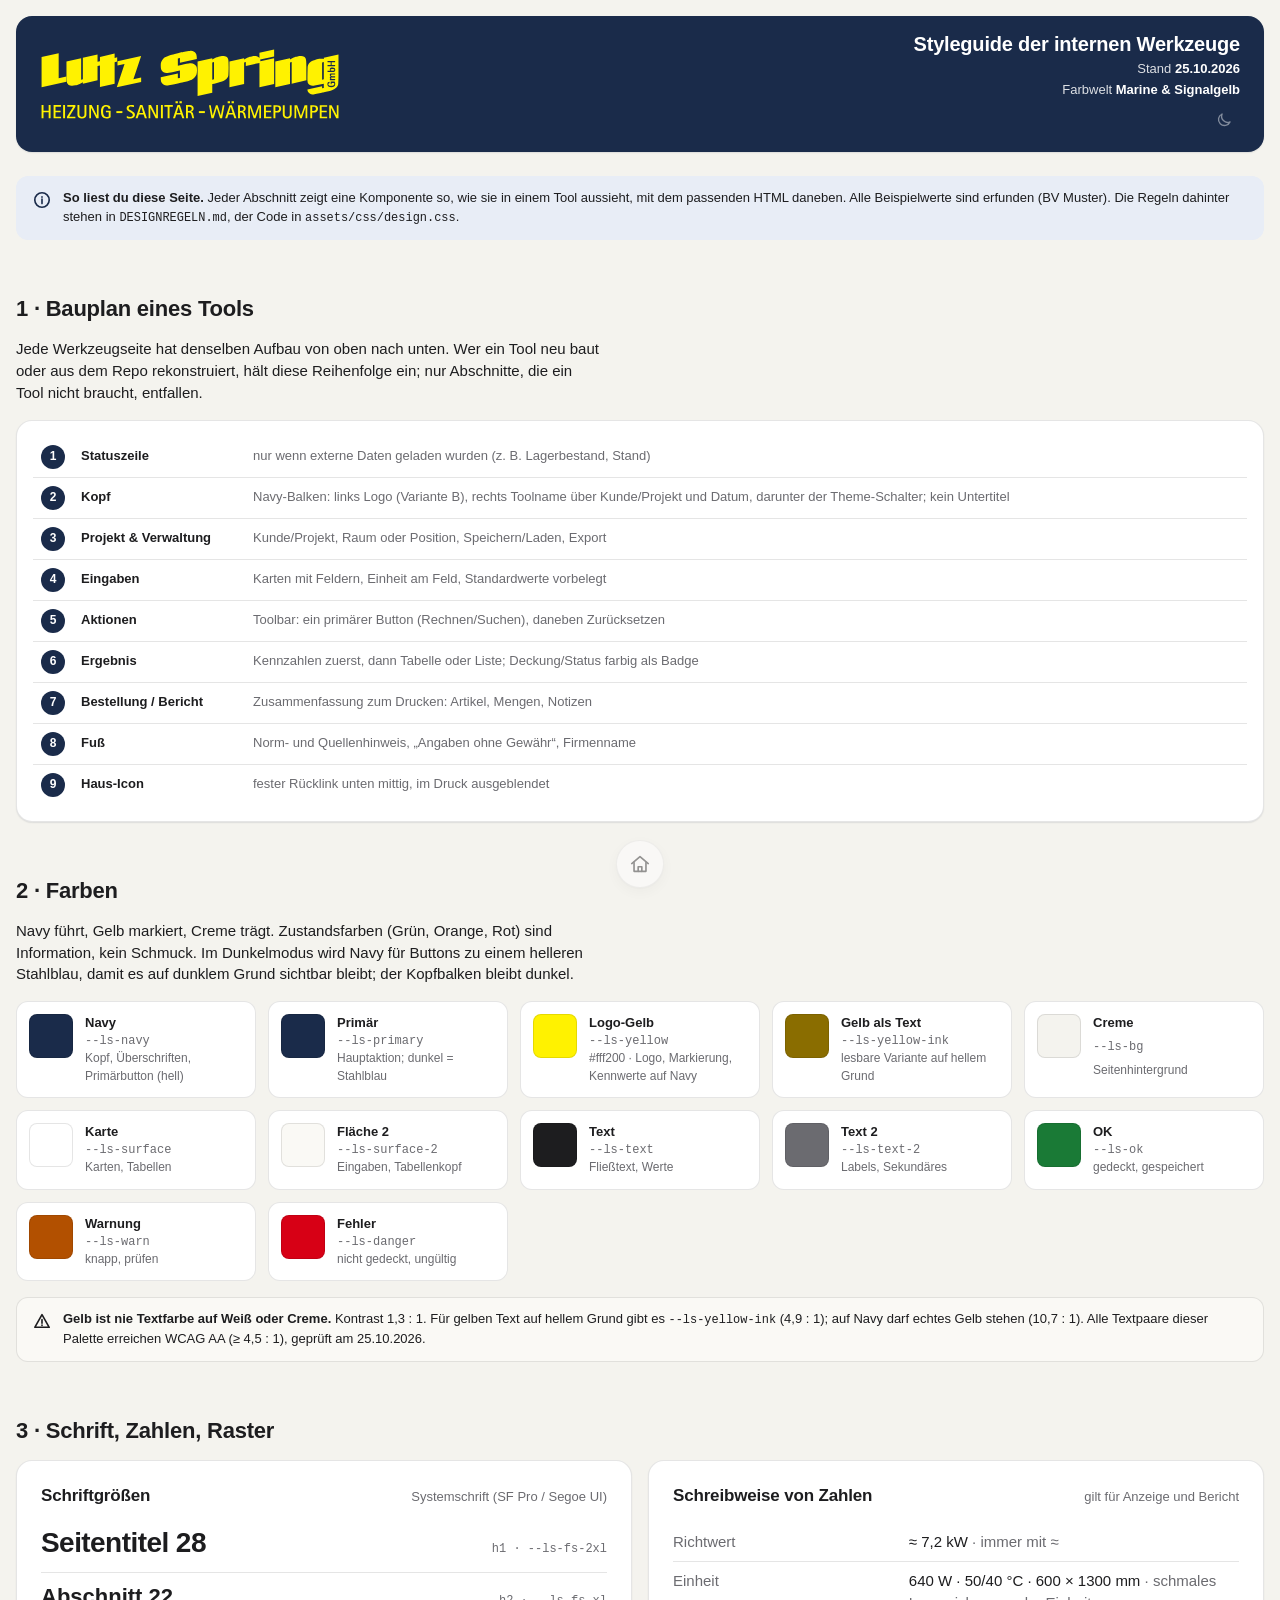
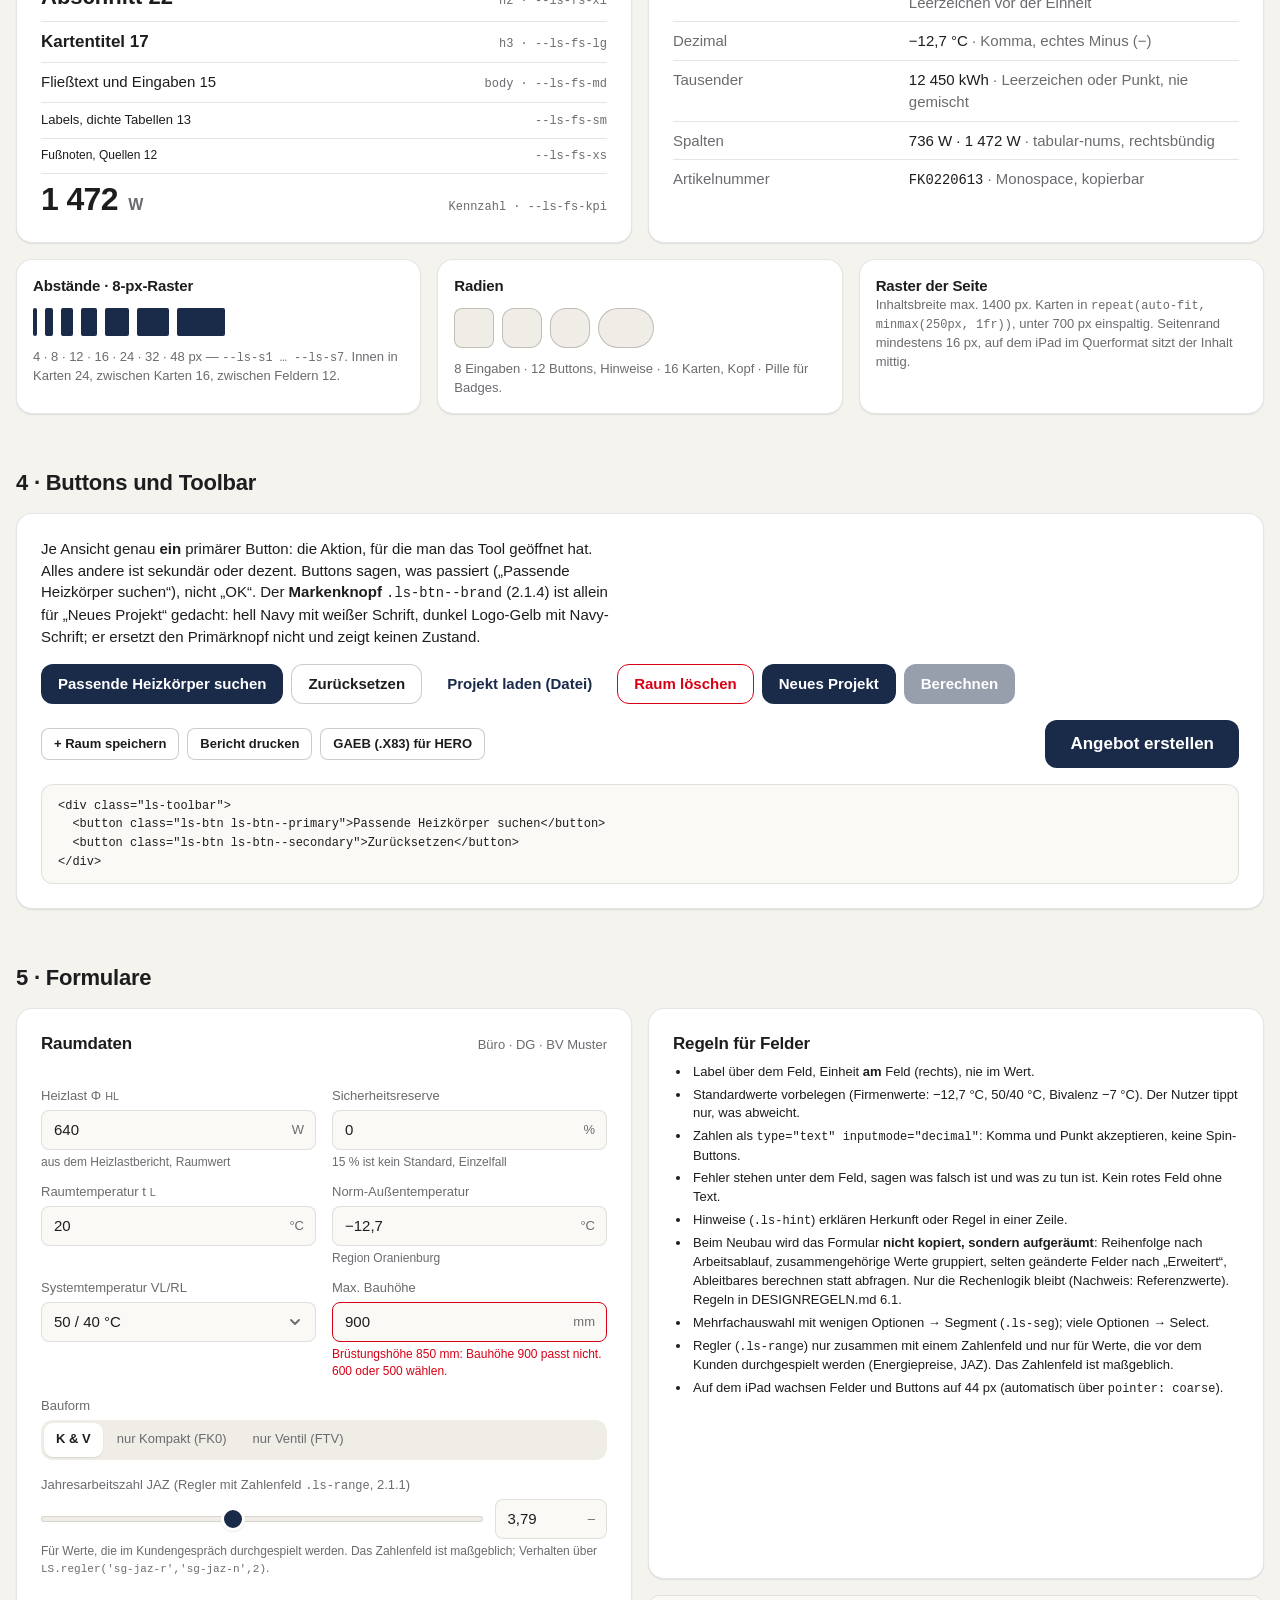
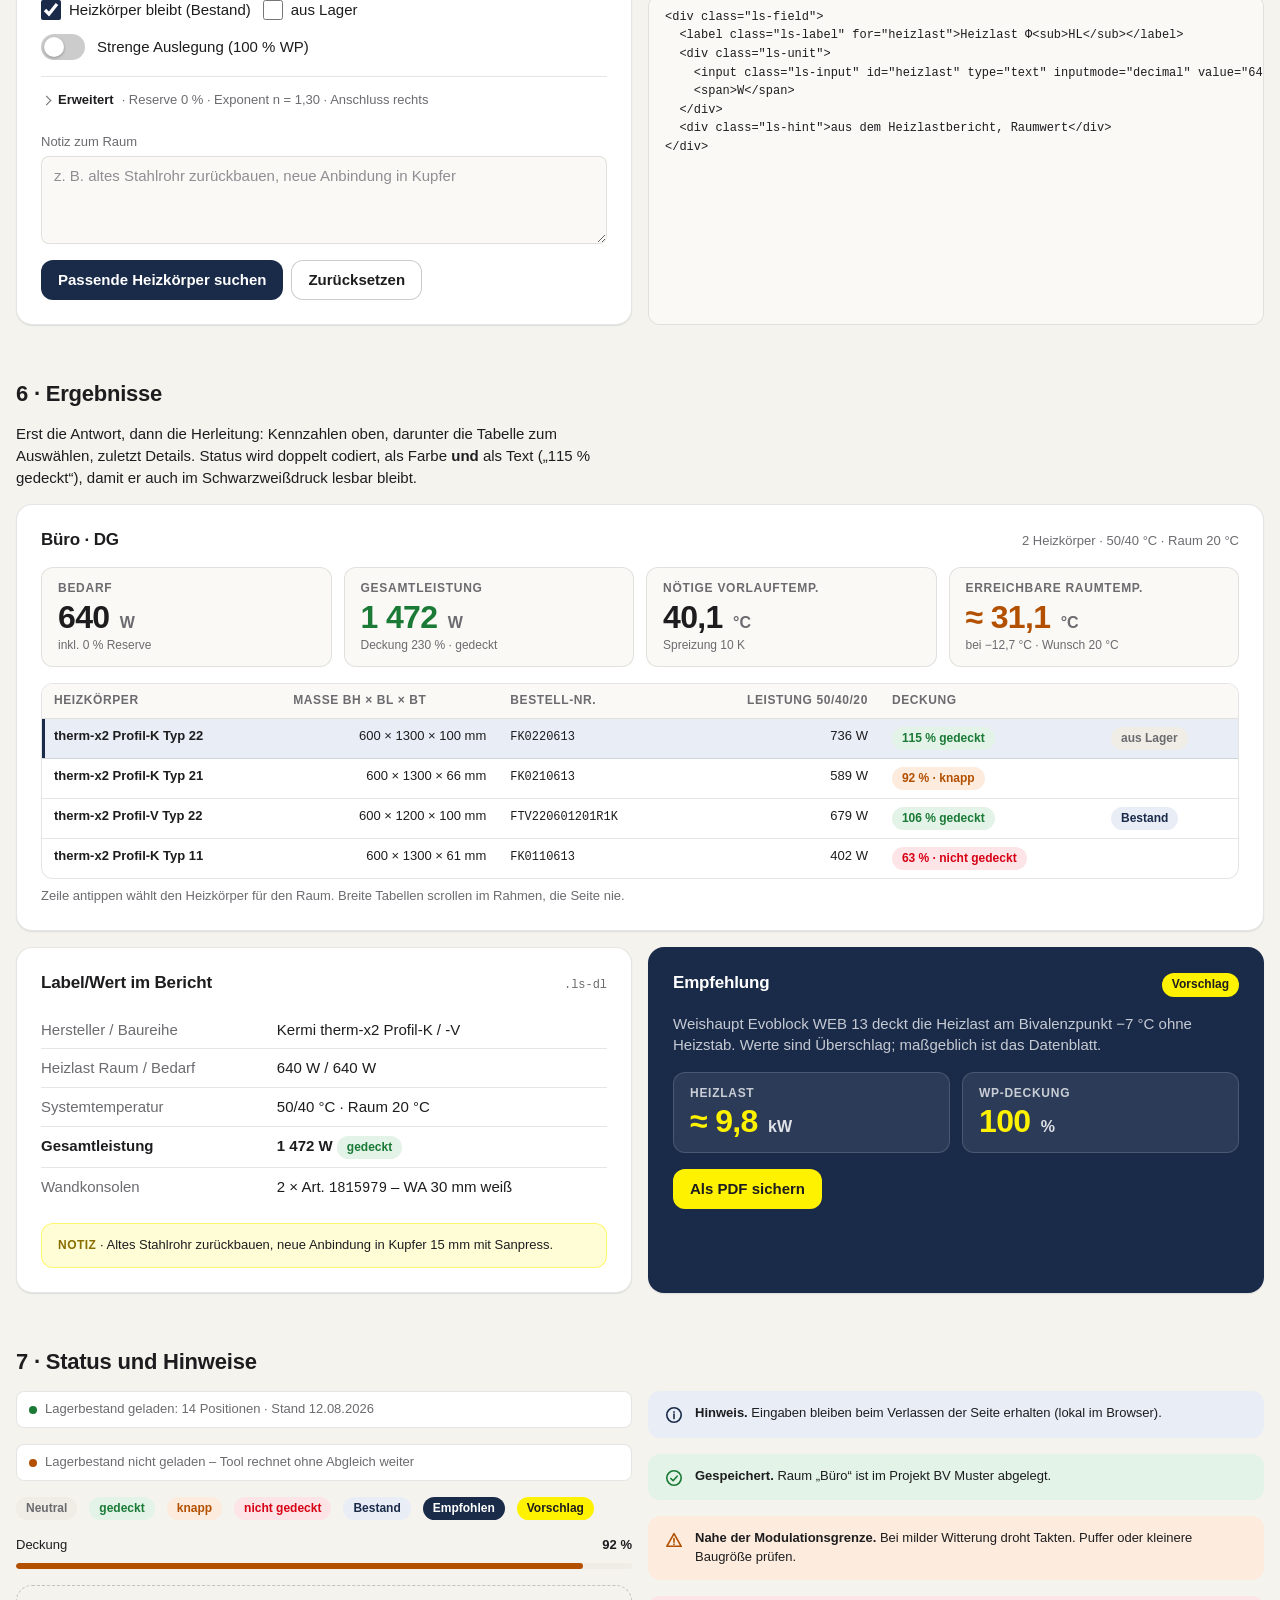
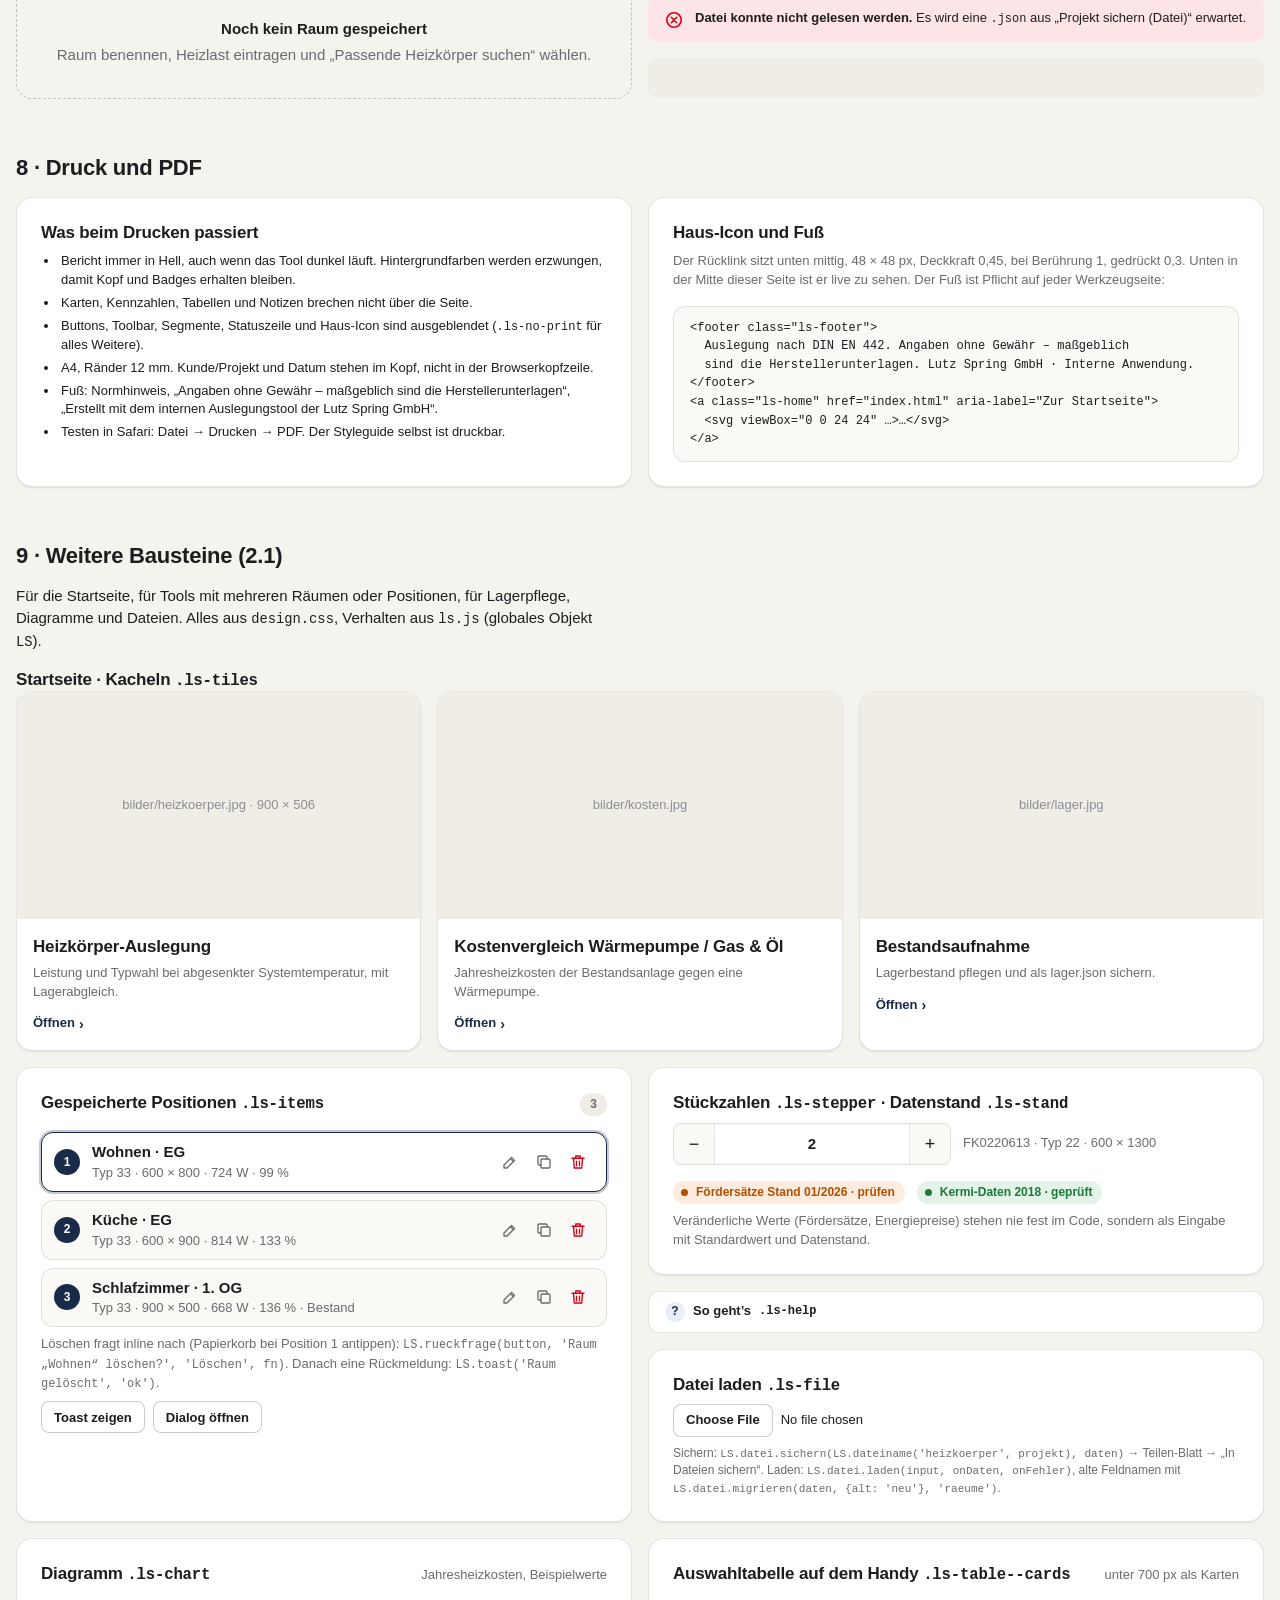
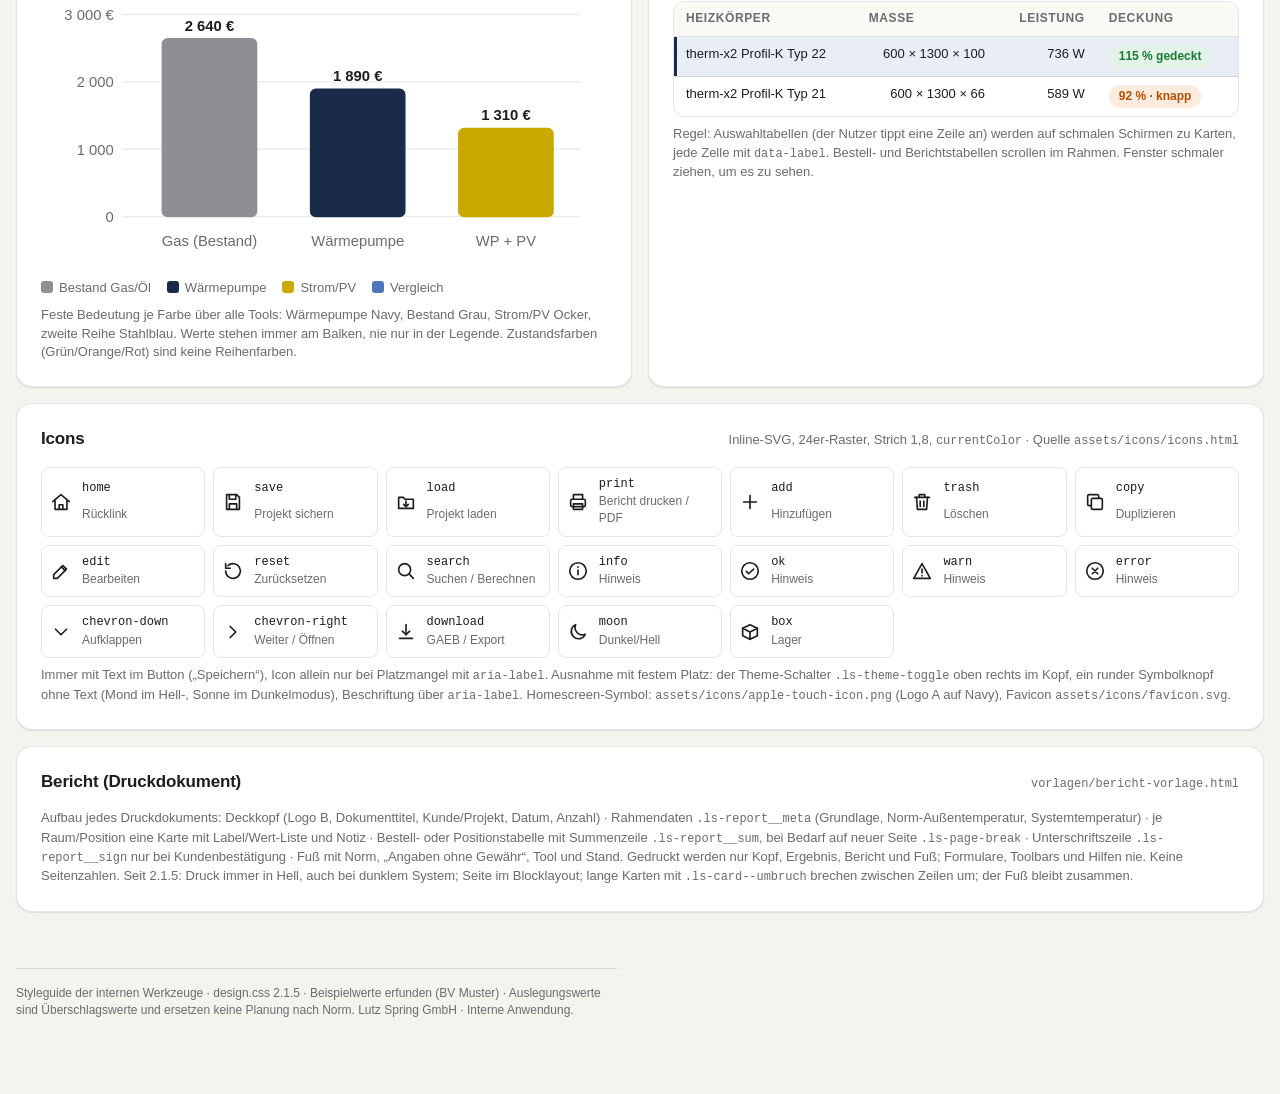
<file: styleguide.html>
<!DOCTYPE html>
<html lang="de">
<head>
<meta charset="utf-8">
<meta name="viewport" content="width=device-width, initial-scale=1, viewport-fit=cover">
<meta name="robots" content="noindex, nofollow">
<meta name="theme-color" content="#1a2b4a">
<meta name="apple-mobile-web-app-capable" content="yes">
<meta name="apple-mobile-web-app-status-bar-style" content="black-translucent">
<title>Styleguide · Lutz Spring GmbH</title>
<link rel="icon" href="assets/icons/favicon.svg" type="image/svg+xml">
<link rel="apple-touch-icon" href="assets/icons/apple-touch-icon.png">
<!-- design.css:start -->
<style>
/* ============================================================
   design.css · Lutz Spring GmbH · Heizung · Sanitär · Wärmepumpen
   Gemeinsames Designsystem für alle internen HTML-Tools.
   Version 2.1.5 · Stand 2026-11-13 (Druck immer hell, Blocklayout und Umbruch im Druck)
   Einbinden:  Beim Veröffentlichen fügt _build/inline.py diese Datei in jedes
               Tool ein (Marker design.css:start / design.css:end im HTML).
               Ein Tool bleibt so eine einzelne Datei.
   Regeln:     DESIGNREGELN.md · Referenz: styleguide.html
   Keine externen Abhängigkeiten. Systemschrift. Hell + Dunkel.
   ============================================================ */

/* ------------------------------------------------------------
   1 · TOKENS (hell = Standard)
   Alle Farben nur über diese Variablen verwenden.
   ------------------------------------------------------------ */
:root {
  color-scheme: light;

  /* Marke [BESTÄTIGT 03_design-system.md] */
  --ls-navy:        #1a2b4a;
  --ls-navy-2:      #223a63;   /* Hover/aktiv auf Navy */
  --ls-navy-3:      #142238;   /* gedrückt */
  --ls-yellow:      #fff200;   /* Logo-Gelb [BESTÄTIGT 2026-10-25]; nur Logo + Akzent, nie Textfarbe auf hellem Grund */
  --ls-yellow-ink:  #8a6d00;   /* lesbares „Gelb“ als Text auf Weiß (≥ 4,5:1) */

  /* Flächen */
  --ls-bg:          #f4f3ee;   /* Creme, Seitenhintergrund [BESTÄTIGT] */
  --ls-surface:     #ffffff;   /* Karten */
  --ls-surface-2:   #faf9f5;   /* Eingaben, Zebra-Zeilen, Tabellenköpfe */
  --ls-surface-3:   #efede6;   /* gedrückt / ausgewählt */
  --ls-line:        rgba(0, 0, 0, 0.10);
  --ls-line-strong: rgba(0, 0, 0, 0.20);

  /* Text */
  --ls-text:        #1d1d1f;
  --ls-text-2:      #6b6b70;   /* Sekundär, Labels (4,8:1 auf Creme) */
  --ls-text-3:      #8e8e93;   /* nur Platzhalter, deaktiviert */
  --ls-on-navy:     #ffffff;

  /* Interaktion */
  --ls-primary:     var(--ls-navy);
  --ls-primary-hover: var(--ls-navy-2);
  --ls-primary-active: var(--ls-navy-3);
  --ls-on-primary:  #ffffff;
  /* Markenknopf (.ls-btn--brand, 2.1.4): Projektaktion „Neues Projekt“ – hell Navy, dunkel Logo-Gelb [BESTÄTIGT Fabian 2026-11-09] */
  --ls-brand-btn:        var(--ls-navy);
  --ls-brand-btn-hover:  var(--ls-navy-2);
  --ls-brand-btn-active: var(--ls-navy-3);
  --ls-on-brand-btn:     #ffffff;
  --ls-link:        var(--ls-navy);
  --ls-focus:       var(--ls-navy);
  --ls-focus-ring:  rgba(26, 43, 74, 0.25);
  --ls-selection:   rgba(255, 242, 0, 0.45);

  /* Zustände (semantisch, nicht Akzent) */
  --ls-ok:          #1a7a36;  --ls-ok-bg:     #e3f3e7;
  --ls-warn:        #b25000;  --ls-warn-bg:   #fdebdd;
  --ls-danger:      #d70015;  --ls-danger-bg: #fde4e6;
  --ls-info:        #1a2b4a;  --ls-info-bg:   #e8edf6;

  /* Diagramme: Reihenfarben mit fester Bedeutung (Wärmepumpe = Navy, Bestand Gas/Öl = Grau, Strom/PV = Gelb-Ocker, Vergleich = Stahlblau) */
  --ls-chart-wp:    #1a2b4a;
  --ls-chart-alt:   #8e8e93;
  --ls-chart-pv:    #c9a800;
  --ls-chart-2:     #4f75b8;
  --ls-chart-grid:  rgba(0, 0, 0, 0.08);
  --ls-chart-text:  #6b6b70;

  /* Schatten (Tiefe sparsam) */
  --ls-shadow-1: 0 1px 2px rgba(20, 30, 50, 0.06), 0 1px 1px rgba(20, 30, 50, 0.04);
  --ls-shadow-2: 0 4px 16px rgba(20, 30, 50, 0.08), 0 1px 2px rgba(20, 30, 50, 0.05);

  /* Schrift: Systemschrift wie auf iPad und Mac [BESTÄTIGT: keine externen Abhängigkeiten] */
  --ls-font: -apple-system, BlinkMacSystemFont, "SF Pro Text", "Segoe UI", Roboto, "Helvetica Neue", Arial, sans-serif;
  --ls-font-mono: ui-monospace, "SF Mono", Menlo, Consolas, "Liberation Mono", monospace;
  --ls-fs-xs: 0.75rem;    /* 12 · Fußnoten */
  --ls-fs-sm: 0.8125rem;  /* 13 · Labels, Tabellen dicht */
  --ls-fs-md: 0.9375rem;  /* 15 · Fließtext, Eingaben */
  --ls-fs-lg: 1.0625rem;  /* 17 · Kartentitel */
  --ls-fs-xl: 1.375rem;   /* 22 · Abschnitt */
  --ls-fs-2xl: 1.75rem;   /* 28 · Seitentitel */
  --ls-fs-kpi: 2rem;      /* 32 · Kennzahl */
  --ls-lh: 1.45;

  /* Abstände: 8-px-Raster */
  --ls-s1: 4px; --ls-s2: 8px; --ls-s3: 12px; --ls-s4: 16px;
  --ls-s5: 24px; --ls-s6: 32px; --ls-s7: 48px; --ls-s8: 64px;

  /* Radien */
  --ls-r-sm: 8px; --ls-r-md: 12px; --ls-r-lg: 16px; --ls-r-pill: 999px;

  /* Maße */
  --ls-max: 1400px;           /* [BESTÄTIGT] */
  --ls-control-h: 40px;       /* Höhe Eingaben/Buttons (Maus) */
  --ls-touch-h: 44px;         /* Höhe auf Touch (iPad) */
  --ls-gutter: 16px;

  /* Theme-Schalter: welches Symbol sichtbar ist (hell → Mond anbieten) */
  --ls-icon-moon: block;
  --ls-icon-sun: none;
}

/* Dunkel: folgt dem System, solange kein data-theme gesetzt ist */
@media (prefers-color-scheme: dark) {
  :root:not([data-theme="light"]) {
    color-scheme: dark;
    --ls-navy:        #16233d;
    --ls-navy-2:      #1d2f52;
    --ls-navy-3:      #111b30;
    --ls-yellow-ink:  #fff200;
    --ls-bg:          #141416;
    --ls-surface:     #1e1e20;
    --ls-surface-2:   #27272a;
    --ls-surface-3:   #313134;
    --ls-line:        rgba(255, 255, 255, 0.11);
    --ls-line-strong: rgba(255, 255, 255, 0.22);
    --ls-text:        #f5f5f7;
    --ls-text-2:      #a1a1a6;
    --ls-text-3:      #7c7c82;
    --ls-primary:     #4f75b8;
    --ls-primary-hover: #5d83c6;
    --ls-primary-active: #43669f;
    --ls-brand-btn: var(--ls-yellow); --ls-brand-btn-hover: #fff7a8; --ls-brand-btn-active: #e6da00; --ls-on-brand-btn: #1a2b4a;
    --ls-link:        #8fb3f0;
    --ls-focus:       #8fb3f0;
    --ls-focus-ring:  rgba(143, 179, 240, 0.30);
    --ls-selection:   rgba(255, 242, 0, 0.30);
    --ls-ok:     #30d158; --ls-ok-bg:     rgba(48, 209, 88, 0.14);
    --ls-warn:   #ff9f0a; --ls-warn-bg:   rgba(255, 159, 10, 0.14);
    --ls-danger: #ff453a; --ls-danger-bg: rgba(255, 69, 58, 0.14);
    --ls-info:   #8fb3f0; --ls-info-bg:   rgba(143, 179, 240, 0.14);
    --ls-chart-wp: #8fb3f0; --ls-chart-alt: #7c7c82; --ls-chart-pv: #e6c800; --ls-chart-2: #4f75b8; --ls-chart-grid: rgba(255,255,255,0.09); --ls-chart-text: #a1a1a6;
    --ls-shadow-1: 0 1px 2px rgba(0, 0, 0, 0.4);
    --ls-shadow-2: 0 6px 20px rgba(0, 0, 0, 0.45);
    --ls-icon-moon: none;
    --ls-icon-sun: block;
  }
}
/* Dunkel: ausdrücklich gewählt (Schalter im Tool) – gleiche Werte */
:root[data-theme="dark"] {
  color-scheme: dark;
  --ls-icon-moon: none;
  --ls-icon-sun: block;
  --ls-navy:        #16233d;
  --ls-navy-2:      #1d2f52;
  --ls-navy-3:      #111b30;
  --ls-yellow-ink:  #fff200;
  --ls-bg:          #141416;
  --ls-surface:     #1e1e20;
  --ls-surface-2:   #27272a;
  --ls-surface-3:   #313134;
  --ls-line:        rgba(255, 255, 255, 0.11);
  --ls-line-strong: rgba(255, 255, 255, 0.22);
  --ls-text:        #f5f5f7;
  --ls-text-2:      #a1a1a6;
  --ls-text-3:      #7c7c82;
  --ls-primary:     #4f75b8;
  --ls-primary-hover: #5d83c6;
  --ls-primary-active: #43669f;
  --ls-brand-btn: var(--ls-yellow); --ls-brand-btn-hover: #fff7a8; --ls-brand-btn-active: #e6da00; --ls-on-brand-btn: #1a2b4a;
  --ls-link:        #8fb3f0;
  --ls-focus:       #8fb3f0;
  --ls-focus-ring:  rgba(143, 179, 240, 0.30);
  --ls-selection:   rgba(255, 242, 0, 0.30);
  --ls-ok:     #30d158; --ls-ok-bg:     rgba(48, 209, 88, 0.14);
  --ls-warn:   #ff9f0a; --ls-warn-bg:   rgba(255, 159, 10, 0.14);
  --ls-danger: #ff453a; --ls-danger-bg: rgba(255, 69, 58, 0.14);
  --ls-info:   #8fb3f0; --ls-info-bg:   rgba(143, 179, 240, 0.14);
  --ls-chart-wp: #8fb3f0; --ls-chart-alt: #7c7c82; --ls-chart-pv: #e6c800; --ls-chart-2: #4f75b8; --ls-chart-grid: rgba(255,255,255,0.09); --ls-chart-text: #a1a1a6;
  --ls-shadow-1: 0 1px 2px rgba(0, 0, 0, 0.4);
  --ls-shadow-2: 0 6px 20px rgba(0, 0, 0, 0.45);
}

/* ------------------------------------------------------------
   2 · BASIS
   ------------------------------------------------------------ */
*, *::before, *::after { box-sizing: border-box; }
html { -webkit-text-size-adjust: 100%; height: 100%; }
body {
  margin: 0;
  min-height: 100%;
  background: var(--ls-bg);
  color: var(--ls-text);
  font: var(--ls-fs-md) / var(--ls-lh) var(--ls-font);
  -webkit-font-smoothing: antialiased;
  padding-block: calc(var(--ls-s4) + env(safe-area-inset-top, 0px)) calc(var(--ls-s8) + env(safe-area-inset-bottom, 0px)); /* oben: Statusleiste der Homescreen-App; unten: Haus-Icon */
  padding-left:  max(var(--ls-gutter), env(safe-area-inset-left, 0px));
  padding-right: max(var(--ls-gutter), env(safe-area-inset-right, 0px));
}
::selection { background: var(--ls-selection); }
img, svg, canvas { max-width: 100%; height: auto; }
[hidden] { display: none !important; }
a { color: var(--ls-link); text-decoration: underline; text-underline-offset: 2px; text-decoration-thickness: 1px; }
a:hover { text-decoration-thickness: 2px; }
hr { border: 0; border-top: 1px solid var(--ls-line); margin: var(--ls-s5) 0; }
code, kbd, .ls-mono { font-family: var(--ls-font-mono); font-size: 0.92em; }
small, .ls-small { font-size: var(--ls-fs-sm); }
sub, sup { line-height: 0; }

h1, h2, h3, h4 { margin: 0; color: var(--ls-text); font-weight: 600; letter-spacing: -0.01em; text-wrap: balance; hyphens: auto; -webkit-hyphens: auto; }
h1 { font-size: var(--ls-fs-2xl); line-height: 1.15; letter-spacing: -0.02em; }
h2 { font-size: var(--ls-fs-xl);  line-height: 1.2; }
h3 { font-size: var(--ls-fs-lg);  line-height: 1.3; }
h4 { font-size: var(--ls-fs-md);  line-height: 1.35; }
p  { margin: 0; }
p + p { margin-top: var(--ls-s3); }
.ls-prose { max-width: 70ch; }
.ls-prose p + p { margin-top: var(--ls-s3); }

/* Fokus: immer sichtbar, Tastatur und Touch */
:focus { outline: none; }
:focus-visible { outline: 2px solid var(--ls-focus); outline-offset: 2px; border-radius: var(--ls-r-sm); }

/* Reduzierte Bewegung respektieren */
@media (prefers-reduced-motion: reduce) {
  *, *::before, *::after { animation: none !important; transition: none !important; scroll-behavior: auto !important; }
}

/* ------------------------------------------------------------
   3 · LAYOUT
   ------------------------------------------------------------ */
.ls-container { max-width: var(--ls-max); margin-inline: auto; width: 100%; min-width: 0; }
.ls-stack  { display: grid; gap: var(--ls-s4); }
/* Grid-Kinder dürfen nie breiter werden als ihr Platz (Tabellen/Code scrollen im eigenen Rahmen) */
.ls-container > *, .ls-stack > *, .ls-form > *, .ls-fields > *, .ls-card > * { min-width: 0; }
.ls-stack--tight { gap: var(--ls-s2); }
.ls-stack--loose { gap: var(--ls-s5); }
.ls-row    { display: flex; flex-wrap: wrap; align-items: center; gap: var(--ls-s2) var(--ls-s3); }
.ls-row--between { justify-content: space-between; }
.ls-row--end { justify-content: flex-end; }
.ls-grow { flex: 1 1 auto; min-width: 0; }
.ls-section { margin-top: var(--ls-s6); }
.ls-section > h2 { margin-bottom: var(--ls-s4); }

/* Karten-Raster [BESTÄTIGT: minmax(250px,1fr), einspaltig < 700 px] */
.ls-grid { display: grid; grid-template-columns: repeat(auto-fit, minmax(250px, 1fr)); gap: var(--ls-s4); }
.ls-grid--2 { grid-template-columns: repeat(auto-fit, minmax(min(100%, 340px), 1fr)); }
.ls-grid--3 { grid-template-columns: repeat(auto-fit, minmax(min(100%, 280px), 1fr)); }
.ls-grid > * { min-width: 0; }
@media (max-width: 699.98px) { .ls-grid, .ls-grid--2, .ls-grid--3 { grid-template-columns: 1fr; } }

/* ------------------------------------------------------------
   4 · KOPF (Navy-Balken mit runden Ecken [BESTÄTIGT]) + FUSS
   ------------------------------------------------------------ */
.ls-header {
  background: var(--ls-navy);
  color: var(--ls-on-navy);
  border-radius: var(--ls-r-lg);
  padding: var(--ls-s4) var(--ls-s5);
  display: grid;
  grid-template-columns: auto 1fr;
  align-items: center;
  gap: var(--ls-s3) var(--ls-s5);
  box-shadow: var(--ls-shadow-1);
}
.ls-header__brand { display: grid; gap: 2px; }
/* Logo Variante B (Wortmarke mit Slogan) als Inline-SVG; Farbe über currentColor. Mindestens 280 px breit, sonst ist der Slogan im Logo unlesbar. */
.ls-header__logo { display: block; width: min(300px, 100%); height: auto; color: var(--ls-yellow); }
.ls-header__logo--navy { color: var(--ls-navy); } /* Ausnahme: Logo ohne Navy-Hintergrund (Fuß, helle Fläche) */
.ls-header__slogan { font-size: var(--ls-fs-sm); color: var(--ls-yellow); letter-spacing: 0.02em; }
.ls-header:has(> .ls-header__title) { grid-template-columns: auto 1fr auto; } /* alte Form mit Titelblock in der Mitte */
.ls-header__title { display: grid; gap: 2px; min-width: 0; }
.ls-header__title h1 { color: var(--ls-on-navy); font-size: var(--ls-fs-xl); }
/* Standard (2.1.2): Toolname rechts oben über Kunde/Projekt, kein Untertitel */
.ls-header__meta .ls-header__title h1, .ls-header__meta h1 { font-size: 1.25rem; line-height: 1.2; font-weight: 600; letter-spacing: -0.01em; color: var(--ls-on-navy); margin: 0 0 2px; text-align: right; }
.ls-header__sub { font-size: var(--ls-fs-sm); color: rgba(255,255,255,0.75); }
.ls-header__meta { display: grid; gap: 2px; justify-items: end; justify-self: end; text-align: right; font-size: var(--ls-fs-sm); color: rgba(255,255,255,0.85); white-space: nowrap; min-width: 0; }
.ls-header__meta b { color: var(--ls-on-navy); font-weight: 600; }
.ls-header__meta .ls-header__title { justify-items: end; margin-bottom: 2px; }
.ls-header a { color: var(--ls-on-navy); }
.ls-header .ls-btn--ghost { color: var(--ls-on-navy); border-color: rgba(255,255,255,0.35); }
.ls-header .ls-btn--ghost:hover { background: rgba(255,255,255,0.1); }
@media (max-width: 699.98px) {
  .ls-header { grid-template-columns: 1fr; padding: var(--ls-s4); }
  .ls-header__meta { justify-items: start; text-align: left; white-space: normal; }
}
/* Theme-Schalter: runder Symbolknopf, Mond im Hell-, Sonne im Dunkelmodus; kein Text, kein Rahmen */
.ls-theme-toggle { appearance: none; border: 0; background: transparent; width: 32px; height: 32px; border-radius: var(--ls-r-pill); display: inline-grid; place-items: center; color: var(--ls-on-navy); opacity: .45; cursor: pointer; transition: opacity .15s ease; -webkit-tap-highlight-color: transparent; } /* Deckkraft wie Haus-Icon: 0,45 / 1 / 0,3 */
.ls-theme-toggle:hover, .ls-theme-toggle:focus-visible { opacity: 1; }
.ls-theme-toggle:active { opacity: .3; }
.ls-theme-toggle svg { width: 18px; height: 18px; }
.ls-theme-toggle__moon { display: var(--ls-icon-moon); }
.ls-theme-toggle__sun { display: var(--ls-icon-sun); }
.ls-header__meta .ls-theme-toggle { justify-self: end; margin-top: 2px; }
@media (max-width: 699.98px) { .ls-header__meta { justify-self: stretch; } .ls-header__meta .ls-theme-toggle { justify-self: start; } .ls-header__meta .ls-header__title h1, .ls-header__meta h1 { text-align: left; } }
@media (pointer: coarse) { .ls-theme-toggle { width: 40px; height: 40px; } }

/* Text-Wortmarke, falls (noch) kein Logo eingebettet ist */
.ls-wordmark { font-weight: 800; font-size: 1.375rem; letter-spacing: -0.02em; color: var(--ls-yellow); line-height: 1; }
.ls-wordmark small { display: block; font-weight: 600; font-size: 0.75rem; color: var(--ls-on-navy); letter-spacing: 0.08em; margin-top: 2px; }

.ls-footer { margin-top: var(--ls-s6); padding-top: var(--ls-s4); border-top: 1px solid var(--ls-line); font-size: var(--ls-fs-xs); color: var(--ls-text-2); max-width: 90ch; }

/* Haus-Icon: Rücklink zur Startseite [BESTÄTIGT: 48×48, unten mittig, Deckkraft 0,45 / 1 / 0,3, im Druck aus] */
.ls-home {
  position: fixed; left: 50%; bottom: calc(var(--ls-s3) + env(safe-area-inset-bottom, 0px));
  transform: translateX(-50%);
  width: 48px; height: 48px; border-radius: var(--ls-r-pill);
  display: grid; place-items: center;
  background: var(--ls-surface); color: var(--ls-text); border: 1px solid var(--ls-line);
  box-shadow: var(--ls-shadow-2); opacity: 0.45; transition: opacity .15s ease; z-index: 50;
}
.ls-home:hover, .ls-home:focus-visible { opacity: 1; }
.ls-home:active { opacity: 0.3; }
.ls-home svg { width: 22px; height: 22px; }

/* ------------------------------------------------------------
   5 · KARTEN
   ------------------------------------------------------------ */
.ls-card {
  background: var(--ls-surface);
  border: 1px solid var(--ls-line);
  border-radius: var(--ls-r-lg);
  padding: var(--ls-s5);
  box-shadow: var(--ls-shadow-1);
  min-width: 0;
}
.ls-card--tight { padding: var(--ls-s4); }
.ls-card--flat { box-shadow: none; }
.ls-card__head { display: flex; align-items: baseline; justify-content: space-between; gap: var(--ls-s3); margin-bottom: var(--ls-s4); flex-wrap: wrap; }
.ls-card__head h2, .ls-card__head h3 { margin: 0; }
.ls-card__sub { font-size: var(--ls-fs-sm); color: var(--ls-text-2); }
/* Abstand zwischen Karten kommt vom Eltern-Raster (.ls-stack / .ls-grid), nicht von Margins */

/* Nummerierte Blockkarten (Schritte einer Auslegung) – nur bei echter Reihenfolge */
.ls-steps { counter-reset: ls-step; display: grid; gap: var(--ls-s4); }
.ls-steps > .ls-card { counter-increment: ls-step; position: relative; padding-left: calc(var(--ls-s5) + 40px); }
.ls-steps > .ls-card::before {
  content: counter(ls-step); position: absolute; left: var(--ls-s4); top: var(--ls-s5);
  width: 28px; height: 28px; border-radius: var(--ls-r-pill);
  background: var(--ls-navy); color: var(--ls-on-navy); font-weight: 700; font-size: var(--ls-fs-sm);
  display: grid; place-items: center;
}

/* Empfehlungskarte: Navy mit gelben Kennwerten (z. B. Kostenvergleich) */
.ls-card--navy { background: var(--ls-navy); color: var(--ls-on-navy); border-color: transparent; }
.ls-card--navy h2, .ls-card--navy h3, .ls-card--navy .ls-kpi__value { color: var(--ls-on-navy); }
.ls-card--navy .ls-kpi__value, .ls-card--navy .ls-accent { color: var(--ls-yellow); }
.ls-card--navy .ls-kpi__label, .ls-card--navy .ls-muted { color: rgba(255,255,255,0.75); }
.ls-card--navy .ls-kpi { background: rgba(255,255,255,0.08); border-color: rgba(255,255,255,0.15); }  /* Kennzahlen auf Navy, 2.1.1 */
.ls-card--navy .ls-kpi__value small { color: rgba(255,255,255,0.85); }  /* Einheit auf Navy lesbar statt grau, 2.1.3 */
.ls-card--navy .ls-btn--primary { background: var(--ls-yellow); color: #1d1d1f; }
.ls-card--navy .ls-btn--primary:hover { background: #fff566; }

/* ------------------------------------------------------------
   6 · FORMULARE
   ------------------------------------------------------------ */
.ls-form { display: grid; gap: var(--ls-s4); }
.ls-fields { display: grid; grid-template-columns: repeat(auto-fit, minmax(min(100%, 200px), 1fr)); gap: var(--ls-s3) var(--ls-s4); }
.ls-field { display: grid; gap: var(--ls-s1); min-width: 0; align-content: start; } /* align-content: Felder einer Zeile beginnen oben, Regler und Eingaben stehen auf einer Höhe (2.1.1) */
.ls-field--span { grid-column: 1 / -1; }
.ls-label { font-size: var(--ls-fs-sm); color: var(--ls-text-2); font-weight: 500; display: flex; gap: var(--ls-s1); align-items: baseline; }
.ls-label abbr { text-decoration: none; }
.ls-hint { font-size: var(--ls-fs-xs); color: var(--ls-text-2); }
.ls-error { font-size: var(--ls-fs-xs); color: var(--ls-danger); font-weight: 500; }

.ls-input, .ls-select, .ls-textarea {
  width: 100%; min-height: var(--ls-control-h);
  padding: 0 var(--ls-s3);
  font: inherit; color: var(--ls-text);
  background: var(--ls-surface-2);
  border: 1px solid var(--ls-line); border-radius: var(--ls-r-sm);
  transition: border-color .12s ease, box-shadow .12s ease, background .12s ease;
  font-variant-numeric: tabular-nums;
}
.ls-textarea { min-height: calc(var(--ls-control-h) * 2.2); padding: var(--ls-s2) var(--ls-s3); resize: vertical; line-height: var(--ls-lh); }
.ls-input::placeholder, .ls-textarea::placeholder { color: var(--ls-text-3); }
.ls-input:hover, .ls-select:hover, .ls-textarea:hover { border-color: var(--ls-line-strong); }
.ls-input:focus, .ls-select:focus, .ls-textarea:focus { outline: none; border-color: var(--ls-focus); box-shadow: 0 0 0 3px var(--ls-focus-ring); background: var(--ls-surface); }
.ls-input[aria-invalid="true"], .ls-select[aria-invalid="true"] { border-color: var(--ls-danger); }
.ls-input[aria-invalid="true"]:focus { box-shadow: 0 0 0 3px var(--ls-danger-bg); }
.ls-input:disabled, .ls-select:disabled, .ls-textarea:disabled { color: var(--ls-text-3); background: var(--ls-surface-3); cursor: not-allowed; }
.ls-input[readonly] { background: var(--ls-surface-3); }
.ls-input[type="number"] { -moz-appearance: textfield; appearance: textfield; }
.ls-input::-webkit-outer-spin-button, .ls-input::-webkit-inner-spin-button { -webkit-appearance: none; margin: 0; }
.ls-select {
  appearance: none; -webkit-appearance: none; padding-right: 36px; cursor: pointer;
  background-image: url("data:image/svg+xml;utf8,<svg xmlns='http://www.w3.org/2000/svg' width='16' height='16' viewBox='0 0 16 16'><path d='M4 6l4 4 4-4' fill='none' stroke='%236b6b70' stroke-width='1.8' stroke-linecap='round' stroke-linejoin='round'/></svg>");
  background-repeat: no-repeat; background-position: right 12px center;
}

/* Eingabe mit Einheit (Suffix) – Einheit steht am Feld, nie im Wert */
.ls-unit { position: relative; display: grid; }
.ls-unit .ls-input { padding-right: 3.2em; }
.ls-unit > span { position: absolute; right: var(--ls-s3); top: 50%; transform: translateY(-50%); font-size: var(--ls-fs-sm); color: var(--ls-text-2); pointer-events: none; }
.ls-unit--pre .ls-input { padding-left: 2.4em; padding-right: var(--ls-s3); }
.ls-unit--pre > span { right: auto; left: var(--ls-s3); }

/* Auswahlfelder */
.ls-check { display: inline-flex; align-items: center; gap: var(--ls-s2); font-size: var(--ls-fs-md); cursor: pointer; min-height: 32px; }
.ls-check input { width: 20px; height: 20px; margin: 0; accent-color: var(--ls-primary); flex: none; }
.ls-switch { display: inline-flex; align-items: center; gap: var(--ls-s3); cursor: pointer; }
.ls-switch input { position: absolute; opacity: 0; width: 0; height: 0; }
.ls-switch i { width: 44px; height: 26px; border-radius: var(--ls-r-pill); background: var(--ls-line-strong); position: relative; transition: background .15s ease; flex: none; }
.ls-switch i::after { content: ""; position: absolute; top: 3px; left: 3px; width: 20px; height: 20px; border-radius: 50%; background: #fff; box-shadow: 0 1px 3px rgba(0,0,0,.3); transition: transform .15s ease; }
.ls-switch input:checked + i { background: var(--ls-ok); }
.ls-switch input:checked + i::after { transform: translateX(18px); }
.ls-switch input:focus-visible + i { outline: 2px solid var(--ls-focus); outline-offset: 2px; }

/* Segment-Steuerung (Tabs ① ② ③, Umschalter Gas/Öl) */
.ls-seg { display: inline-flex; padding: 3px; gap: 2px; background: var(--ls-surface-3); border-radius: var(--ls-r-md); max-width: 100%; overflow-x: auto; }
.ls-seg > button, .ls-seg > label {
  appearance: none; border: 0; background: transparent; color: var(--ls-text-2);
  font: inherit; font-size: var(--ls-fs-sm); font-weight: 500;
  padding: 0 var(--ls-s3); min-height: 34px; border-radius: calc(var(--ls-r-md) - 3px);
  cursor: pointer; white-space: nowrap; transition: background .12s ease, color .12s ease; display: inline-flex; align-items: center; gap: var(--ls-s1);
}
.ls-seg > [aria-selected="true"], .ls-seg > .is-active, .ls-seg > label:has(input:checked) { background: var(--ls-surface); color: var(--ls-text); box-shadow: var(--ls-shadow-1); font-weight: 600; }
.ls-seg input { position: absolute; opacity: 0; width: 0; height: 0; }
.ls-seg--full { display: flex; }
.ls-seg--full > * { flex: 1 1 0; justify-content: center; }

/* „Erweitert“: selten geänderte Felder eingeklappt, eingestellte Werte als Kurzzeile sichtbar */
.ls-details { border-top: 1px solid var(--ls-line); padding-top: var(--ls-s2); }
.ls-details > summary { cursor: pointer; font-size: var(--ls-fs-sm); font-weight: 600; color: var(--ls-text); list-style: none; display: flex; align-items: center; gap: var(--ls-s2); min-height: 32px; }
.ls-details > summary::-webkit-details-marker { display: none; }
.ls-details > summary::before { content: ""; width: 7px; height: 7px; border-right: 1.8px solid var(--ls-text-2); border-bottom: 1.8px solid var(--ls-text-2); transform: rotate(-45deg); transition: transform .12s ease; flex: none; margin-left: 2px; }
.ls-details[open] > summary::before { transform: rotate(45deg); }
.ls-details > summary .ls-muted { font-weight: 400; }
.ls-details[open] > summary .ls-muted { display: none; }

/* Touch: größere Ziele auf iPad / Handy [BESTÄTIGT 2026-10-25, WCAG 2.2 Zielgröße] */
@media (pointer: coarse) {
  :root { --ls-control-h: var(--ls-touch-h); }
  .ls-seg > button, .ls-seg > label { min-height: 40px; }
  .ls-check { min-height: 44px; }
  .ls-check input { width: 24px; height: 24px; }
}

/* ------------------------------------------------------------
   7 · BUTTONS
   Je Ansicht genau EIN primärer Button (die Hauptaktion).
   ------------------------------------------------------------ */
.ls-btn {
  appearance: none; -webkit-appearance: none;
  display: inline-flex; align-items: center; justify-content: center; gap: var(--ls-s2);
  min-height: var(--ls-control-h); padding: 0 var(--ls-s4);
  font: inherit; font-size: var(--ls-fs-md); font-weight: 600; line-height: 1;
  border-radius: var(--ls-r-md); border: 1px solid transparent;
  cursor: pointer; text-decoration: none; white-space: nowrap;
  transition: background .12s ease, border-color .12s ease, transform .06s ease, box-shadow .12s ease;
  -webkit-tap-highlight-color: transparent;
}
.ls-btn:active { transform: scale(0.98); }
.ls-btn:disabled, .ls-btn[aria-disabled="true"] { opacity: 0.45; cursor: not-allowed; transform: none; }
.ls-btn svg { width: 18px; height: 18px; flex: none; }
.ls-btn--primary { background: var(--ls-primary); color: var(--ls-on-primary); }
.ls-btn--primary:hover { background: var(--ls-primary-hover); }
.ls-btn--primary:active { background: var(--ls-primary-active); }
.ls-btn--secondary { background: var(--ls-surface); color: var(--ls-text); border-color: var(--ls-line-strong); }
.ls-btn--secondary:hover { background: var(--ls-surface-2); }
.ls-btn--ghost { background: transparent; color: var(--ls-link); border-color: transparent; }
.ls-btn--ghost:hover { background: var(--ls-surface-3); }
.ls-btn--danger { background: var(--ls-surface); color: var(--ls-danger); border-color: var(--ls-danger); }
.ls-btn--danger:hover { background: var(--ls-danger-bg); }
/* Markenknopf (2.1.4): hell Navy mit weißer Schrift, dunkel Logo-Gelb mit Navy-Schrift. Nur für die Projektaktion „Neues Projekt“;
   er ist kein zweiter Primärknopf (Regel 2.4) und kein Zustand (Regel 2.3). */
.ls-btn--brand { background: var(--ls-brand-btn); color: var(--ls-on-brand-btn); border-color: transparent; }
.ls-btn--brand:hover { background: var(--ls-brand-btn-hover); }
.ls-btn--brand:active { background: var(--ls-brand-btn-active); }
.ls-btn--sm { min-height: 32px; padding: 0 var(--ls-s3); font-size: var(--ls-fs-sm); border-radius: var(--ls-r-sm); }
.ls-btn--lg { min-height: 48px; padding: 0 var(--ls-s5); font-size: var(--ls-fs-lg); }
.ls-btn--block { width: 100%; }
.ls-btn--icon { padding: 0; width: var(--ls-control-h); }
.ls-toolbar { display: flex; flex-wrap: wrap; gap: var(--ls-s2); align-items: center; }
.ls-toolbar__spacer { flex: 1 1 auto; }
@media (max-width: 480px) { .ls-toolbar--stack .ls-btn { flex: 1 1 100%; } }

/* ------------------------------------------------------------
   8 · ERGEBNISSE: Kennzahlen, Tabellen, Listen
   ------------------------------------------------------------ */
.ls-num, .ls-table td.ls-num, .ls-kpi__value { font-variant-numeric: tabular-nums; }
.ls-kpis { display: grid; grid-template-columns: repeat(auto-fit, minmax(min(100%, 160px), 1fr)); gap: var(--ls-s3); }
.ls-kpi { display: grid; gap: 2px; padding: var(--ls-s3) var(--ls-s4); background: var(--ls-surface-2); border-radius: var(--ls-r-md); border: 1px solid var(--ls-line); min-width: 0; }
.ls-kpi__label { font-size: var(--ls-fs-xs); color: var(--ls-text-2); text-transform: uppercase; letter-spacing: 0.06em; font-weight: 600; }
.ls-kpi__value { font-size: var(--ls-fs-kpi); font-weight: 700; letter-spacing: -0.02em; line-height: 1.1; color: var(--ls-text); }
.ls-kpi__value small { font-size: 0.5em; font-weight: 600; color: var(--ls-text-2); margin-left: 2px; letter-spacing: 0; }
.ls-kpi__note { font-size: var(--ls-fs-xs); color: var(--ls-text-2); }
.ls-kpi--ok .ls-kpi__value { color: var(--ls-ok); }
.ls-kpi--warn .ls-kpi__value { color: var(--ls-warn); }
.ls-kpi--danger .ls-kpi__value { color: var(--ls-danger); }

/* Label/Wert-Liste (Bericht) */
.ls-dl { display: grid; grid-template-columns: minmax(140px, 1fr) minmax(0, 1.4fr); margin: 0; font-size: var(--ls-fs-md); }
.ls-dl > dt, .ls-dl > dd { margin: 0; padding: var(--ls-s2) 0; border-top: 1px solid var(--ls-line); min-width: 0; }
.ls-dl > dt { color: var(--ls-text-2); padding-right: var(--ls-s3); }
.ls-dl > dd { font-weight: 500; }
.ls-dl > dt:first-of-type, .ls-dl > dd:first-of-type { border-top: 0; }
.ls-dl > dt.ls-dl__strong, .ls-dl > dd.ls-dl__strong { font-weight: 700; color: var(--ls-text); }

/* Tabellen: dicht, Zahlen rechts, Kopf fixiert, breite Tabellen scrollen im Rahmen */
.ls-table-wrap { overflow-x: auto; -webkit-overflow-scrolling: touch; border: 1px solid var(--ls-line); border-radius: var(--ls-r-md); background: var(--ls-surface); }
.ls-table { width: 100%; border-collapse: separate; border-spacing: 0; font-size: var(--ls-fs-sm); }
.ls-table th, .ls-table td { padding: var(--ls-s2) var(--ls-s3); text-align: left; vertical-align: top; border-bottom: 1px solid var(--ls-line); }
.ls-table th { position: sticky; top: 0; z-index: 1; background: var(--ls-surface-2); color: var(--ls-text-2); font-weight: 600; font-size: var(--ls-fs-xs); text-transform: uppercase; letter-spacing: 0.05em; white-space: nowrap; }
.ls-table tbody tr:last-child td { border-bottom: 0; }
.ls-table tbody tr:hover td { background: var(--ls-surface-2); }
.ls-table .ls-num, .ls-table th.ls-num { text-align: right; }
.ls-table tr.is-selected td { background: var(--ls-info-bg); }
.ls-table tr.is-selected td:first-child { box-shadow: inset 3px 0 0 var(--ls-primary); }
.ls-table tr[role="button"], .ls-table tr.is-clickable { cursor: pointer; }
.ls-table tfoot td { font-weight: 600; background: var(--ls-surface-2); border-top: 1px solid var(--ls-line-strong); }
.ls-table--compact th, .ls-table--compact td { padding: var(--ls-s1) var(--ls-s2); }

/* Ergebnis-Zeilenliste (Alternative zur Tabelle auf schmalen Schirmen) */
.ls-list { display: grid; }
.ls-list__item { display: flex; align-items: center; gap: var(--ls-s3); padding: var(--ls-s3) 0; border-top: 1px solid var(--ls-line); }
.ls-list__item:first-child { border-top: 0; }
.ls-list__main { flex: 1 1 auto; min-width: 0; }
.ls-list__main b { display: block; font-weight: 600; }
.ls-list__main span { display: block; font-size: var(--ls-fs-sm); color: var(--ls-text-2); overflow-wrap: anywhere; }

/* ------------------------------------------------------------
   9 · STATUS: Badges, Hinweise, Leerzustände
   ------------------------------------------------------------ */
.ls-badge { display: inline-flex; align-items: center; gap: 4px; padding: 2px 10px; border-radius: var(--ls-r-pill); font-size: var(--ls-fs-xs); font-weight: 600; white-space: nowrap; background: var(--ls-surface-3); color: var(--ls-text-2); line-height: 1.6; }
.ls-badge--ok { background: var(--ls-ok-bg); color: var(--ls-ok); }
.ls-badge--warn { background: var(--ls-warn-bg); color: var(--ls-warn); }
.ls-badge--danger { background: var(--ls-danger-bg); color: var(--ls-danger); }
.ls-badge--info { background: var(--ls-info-bg); color: var(--ls-info); }
.ls-badge--navy { background: var(--ls-navy); color: var(--ls-on-navy); }
.ls-badge--yellow { background: var(--ls-yellow); color: #1d1d1f; }

.ls-note { display: grid; grid-template-columns: auto 1fr; gap: var(--ls-s3); padding: var(--ls-s3) var(--ls-s4); border-radius: var(--ls-r-md); border: 1px solid var(--ls-line); background: var(--ls-surface-2); font-size: var(--ls-fs-sm); }
.ls-note > svg, .ls-note > .ls-note__icon { width: 18px; height: 18px; margin-top: 2px; flex: none; }
.ls-note b { font-weight: 600; }
.ls-note--info   { background: var(--ls-info-bg);   border-color: transparent; color: var(--ls-text); }
.ls-note--ok     { background: var(--ls-ok-bg);     border-color: transparent; }
.ls-note--warn   { background: var(--ls-warn-bg);   border-color: transparent; }
.ls-note--danger { background: var(--ls-danger-bg); border-color: transparent; }
.ls-note--info .ls-note__icon { color: var(--ls-info); }
.ls-note--ok .ls-note__icon { color: var(--ls-ok); }
.ls-note--warn .ls-note__icon { color: var(--ls-warn); }
.ls-note--danger .ls-note__icon { color: var(--ls-danger); }
.ls-note--plain { grid-template-columns: 1fr; }

/* Notizfeld im Bericht (gelb hinterlegt, wie bisher) */
.ls-notiz { padding: var(--ls-s3) var(--ls-s4); border-radius: var(--ls-r-md); background: rgba(255, 242, 0, 0.16); border: 1px solid rgba(255, 242, 0, 0.5); font-size: var(--ls-fs-sm); }
.ls-notiz b { color: var(--ls-yellow-ink); letter-spacing: 0.04em; font-size: var(--ls-fs-xs); }

.ls-empty { text-align: center; padding: var(--ls-s6) var(--ls-s4); color: var(--ls-text-2); border: 1px dashed var(--ls-line-strong); border-radius: var(--ls-r-lg); }
.ls-empty b { display: block; color: var(--ls-text); font-weight: 600; margin-bottom: var(--ls-s1); }

/* Statuszeile oben (z. B. „Lagerbestand geladen: 14 Positionen · Stand …“) */
.ls-status { display: flex; align-items: center; gap: var(--ls-s2); font-size: var(--ls-fs-sm); color: var(--ls-text-2); padding: var(--ls-s2) var(--ls-s3); border-radius: var(--ls-r-sm); background: var(--ls-surface); border: 1px solid var(--ls-line); }
.ls-status__dot { width: 8px; height: 8px; border-radius: 50%; background: var(--ls-text-3); flex: none; }
.ls-status--ok .ls-status__dot { background: var(--ls-ok); }
.ls-status--warn .ls-status__dot { background: var(--ls-warn); }

/* Fortschritt / Deckung */
.ls-meter { height: 6px; border-radius: var(--ls-r-pill); background: var(--ls-surface-3); overflow: hidden; }
.ls-meter > i { display: block; height: 100%; background: var(--ls-primary); border-radius: inherit; }
.ls-meter--ok > i { background: var(--ls-ok); }
.ls-meter--warn > i { background: var(--ls-warn); }
.ls-meter--danger > i { background: var(--ls-danger); }

/* Lade-Skelett */
@keyframes ls-pulse { 50% { opacity: .45; } }
.ls-skeleton { background: var(--ls-surface-3); border-radius: var(--ls-r-sm); min-height: 1em; animation: ls-pulse 1.4s ease-in-out infinite; }


/* ------------------------------------------------------------
   10 · WEITERE BAUSTEINE (2.1)
   ------------------------------------------------------------ */

/* 10.1 Startseiten-Kacheln (index.html): Bild 16:9, Titel, ein Satz, „Öffnen“ */
.ls-tiles { display: grid; grid-template-columns: repeat(auto-fit, minmax(min(100%, 280px), 1fr)); gap: var(--ls-s4); }
.ls-tile { display: grid; grid-template-rows: auto 1fr; background: var(--ls-surface); border: 1px solid var(--ls-line); border-radius: var(--ls-r-lg); overflow: hidden; box-shadow: var(--ls-shadow-1); color: inherit; text-decoration: none; transition: transform .12s ease, box-shadow .12s ease; min-width: 0; }
.ls-tile:hover { transform: translateY(-2px); box-shadow: var(--ls-shadow-2); text-decoration: none; }
.ls-tile:active { transform: none; }
.ls-tile__img { aspect-ratio: 16 / 9; width: 100%; object-fit: cover; background: var(--ls-surface-3); display: block; }
.ls-tile__img--placeholder { display: grid; place-items: center; color: var(--ls-text-3); font-size: var(--ls-fs-sm); }
.ls-tile__body { padding: var(--ls-s4); display: grid; gap: var(--ls-s1); align-content: start; }
.ls-tile__title { font-size: var(--ls-fs-lg); font-weight: 600; letter-spacing: -0.01em; }
.ls-tile__text { font-size: var(--ls-fs-sm); color: var(--ls-text-2); }
.ls-tile__cta { margin-top: var(--ls-s2); font-size: var(--ls-fs-sm); font-weight: 600; color: var(--ls-link); display: inline-flex; align-items: center; gap: 4px; }
.ls-tile__cta::after { content: "›"; font-size: 1.1em; }

/* 10.2 Gespeicherte Einträge (Räume, Positionen) mit Aktionen */
.ls-items { display: grid; gap: var(--ls-s2); }
.ls-item { display: grid; grid-template-columns: auto 1fr auto; align-items: center; gap: var(--ls-s3); padding: var(--ls-s2) var(--ls-s3); background: var(--ls-surface-2); border: 1px solid var(--ls-line); border-radius: var(--ls-r-md); min-width: 0; }
.ls-item__no { width: 26px; height: 26px; border-radius: var(--ls-r-pill); background: var(--ls-navy); color: var(--ls-on-navy); font-size: var(--ls-fs-xs); font-weight: 700; display: grid; place-items: center; }
.ls-item__main { min-width: 0; display: grid; gap: 1px; }
.ls-item__main b { font-weight: 600; overflow: hidden; text-overflow: ellipsis; white-space: nowrap; }
.ls-item__main span { font-size: var(--ls-fs-sm); color: var(--ls-text-2); overflow: hidden; text-overflow: ellipsis; white-space: nowrap; }
.ls-item__actions { display: flex; gap: 2px; }
.ls-item__actions .ls-btn { min-height: 32px; width: 32px; padding: 0; border-radius: var(--ls-r-sm); color: var(--ls-text-2); }
.ls-item__actions .ls-btn:hover { color: var(--ls-text); }
.ls-item__actions .ls-btn--danger { color: var(--ls-danger); border-color: transparent; background: transparent; }
.ls-item.is-active { border-color: var(--ls-primary); box-shadow: 0 0 0 2px var(--ls-focus-ring); background: var(--ls-surface); }
@media (max-width: 480px) { .ls-item { grid-template-columns: auto 1fr; } .ls-item__actions { grid-column: 1 / -1; justify-content: flex-end; } }

/* 10.3 Rückfrage vor Löschen/Verwerfen – inline statt Browser-Dialog */
.ls-confirm { display: flex; flex-wrap: wrap; align-items: center; gap: var(--ls-s2) var(--ls-s3); padding: var(--ls-s3) var(--ls-s4); background: var(--ls-danger-bg); border-radius: var(--ls-r-md); font-size: var(--ls-fs-sm); }
.ls-confirm > b { font-weight: 600; flex: 1 1 auto; }
.ls-confirm .ls-btn { min-height: 32px; }
/* Natives <dialog> für größere Rückfragen oder Datei-Hinweise */
.ls-dialog { border: 0; border-radius: var(--ls-r-lg); padding: 0; max-width: min(92vw, 440px); background: var(--ls-surface); color: var(--ls-text); box-shadow: var(--ls-shadow-2); }
.ls-dialog::backdrop { background: rgba(0, 0, 0, 0.35); backdrop-filter: blur(2px); }
.ls-dialog__body { padding: var(--ls-s5); display: grid; gap: var(--ls-s3); }
.ls-dialog__body h3 { margin: 0; }
.ls-dialog__actions { display: flex; justify-content: flex-end; gap: var(--ls-s2); padding: var(--ls-s3) var(--ls-s5) var(--ls-s4); border-top: 1px solid var(--ls-line); }

/* 10.4 Rückmeldung nach Aktionen (Toast), unten über dem Haus-Icon */
.ls-toasts { position: fixed; left: 50%; bottom: calc(72px + env(safe-area-inset-bottom, 0px)); transform: translateX(-50%); display: grid; gap: var(--ls-s2); z-index: 60; width: max-content; max-width: calc(100vw - 32px); pointer-events: none; }
.ls-toast { padding: var(--ls-s2) var(--ls-s4); border-radius: var(--ls-r-pill); background: var(--ls-text); color: var(--ls-bg); font-size: var(--ls-fs-sm); font-weight: 500; box-shadow: var(--ls-shadow-2); display: flex; align-items: center; gap: var(--ls-s2); animation: ls-toast-in .18s ease; }
.ls-toast--ok::before { content: ""; width: 8px; height: 8px; border-radius: 50%; background: var(--ls-ok); }
.ls-toast--danger::before { content: ""; width: 8px; height: 8px; border-radius: 50%; background: var(--ls-danger); }
@keyframes ls-toast-in { from { opacity: 0; transform: translateY(6px); } }

/* 10.5 Stepper für Stückzahlen (Bestandsaufnahme) */
.ls-stepper { display: inline-grid; grid-template-columns: var(--ls-control-h) 1fr var(--ls-control-h); border: 1px solid var(--ls-line); border-radius: var(--ls-r-sm); overflow: hidden; background: var(--ls-surface-2); min-width: 120px; }
.ls-stepper > button { appearance: none; border: 0; background: transparent; color: var(--ls-text); font: inherit; font-size: 18px; font-weight: 500; cursor: pointer; min-height: var(--ls-control-h); }
.ls-stepper > button:hover { background: var(--ls-surface-3); }
.ls-stepper > button:disabled { color: var(--ls-text-3); cursor: not-allowed; }
.ls-stepper > input { border: 0; border-inline: 1px solid var(--ls-line); background: var(--ls-surface); text-align: center; font: inherit; font-weight: 600; font-variant-numeric: tabular-nums; min-width: 0; color: var(--ls-text); padding: 0; }
.ls-stepper > input:focus { outline: none; box-shadow: inset 0 0 0 2px var(--ls-focus-ring); }

/* 10.6 Datenstand veränderlicher Werte (Fördersätze, Energiepreise, Normwerte) */
.ls-stand { display: inline-flex; align-items: center; gap: var(--ls-s2); padding: 3px 10px 3px 8px; border-radius: var(--ls-r-pill); background: var(--ls-warn-bg); color: var(--ls-warn); font-size: var(--ls-fs-xs); font-weight: 600; }
.ls-stand::before { content: ""; width: 7px; height: 7px; border-radius: 50%; background: currentColor; }
.ls-stand--ok { background: var(--ls-ok-bg); color: var(--ls-ok); }

/* 10.7 „So geht’s“: Anleitung eingeklappt statt Erklärtext */
.ls-help { border: 1px solid var(--ls-line); border-radius: var(--ls-r-md); background: var(--ls-surface); padding: 0 var(--ls-s4); }
.ls-help > summary { cursor: pointer; list-style: none; display: flex; align-items: center; gap: var(--ls-s2); min-height: 40px; font-size: var(--ls-fs-sm); font-weight: 600; }
.ls-help > summary::-webkit-details-marker { display: none; }
.ls-help > summary::before { content: "?"; width: 20px; height: 20px; border-radius: 50%; background: var(--ls-info-bg); color: var(--ls-info); font-size: 12px; font-weight: 700; display: grid; place-items: center; flex: none; }
.ls-help > div { padding: 0 0 var(--ls-s3); font-size: var(--ls-fs-sm); color: var(--ls-text-2); }
.ls-help ol, .ls-help ul { margin: var(--ls-s1) 0 0; padding-left: 18px; }

/* 10.8 Auswahltabellen auf schmalen Schirmen als Karten (data-label am <td>) */
@media (max-width: 699.98px) {
  .ls-table--cards { font-size: var(--ls-fs-md); }
  .ls-table--cards thead { display: none; }
  .ls-table--cards tbody, .ls-table--cards tr, .ls-table--cards td { display: block; }
  .ls-table--cards tr { padding: var(--ls-s3) var(--ls-s3) var(--ls-s2); border-bottom: 1px solid var(--ls-line); }
  .ls-table--cards tr:last-child { border-bottom: 0; }
  .ls-table--cards td { border: 0; padding: 2px 0; display: flex; justify-content: space-between; gap: var(--ls-s3); text-align: left !important; }
  .ls-table--cards td[data-label]::before { content: attr(data-label); color: var(--ls-text-2); font-size: var(--ls-fs-xs); text-transform: uppercase; letter-spacing: .05em; flex: none; padding-top: 2px; }
  .ls-table--cards td.ls-table__title { display: block; font-weight: 600; font-size: var(--ls-fs-md); padding-bottom: var(--ls-s1); }
  .ls-table--cards tr.is-selected td:first-child { box-shadow: none; }
  .ls-table--cards tr.is-selected { background: var(--ls-info-bg); box-shadow: inset 3px 0 0 var(--ls-primary); }
}

/* 10.9 Diagramme: Grundgerüst für SVG/Canvas-Charts in Karten */
.ls-chart { width: 100%; max-width: 100%; height: auto; display: block; }
.ls-chart text { font-family: var(--ls-font); font-size: 11px; fill: var(--ls-chart-text); }
.ls-chart .grid line { stroke: var(--ls-chart-grid); stroke-width: 1; }
.ls-chart .axis line, .ls-chart .axis path { stroke: var(--ls-line-strong); }
.ls-chart .wp { fill: var(--ls-chart-wp); stroke: var(--ls-chart-wp); }
.ls-chart .alt { fill: var(--ls-chart-alt); stroke: var(--ls-chart-alt); }
.ls-chart .pv { fill: var(--ls-chart-pv); stroke: var(--ls-chart-pv); }
.ls-chart .c2 { fill: var(--ls-chart-2); stroke: var(--ls-chart-2); }
.ls-chart .value { font-weight: 600; fill: var(--ls-text); font-variant-numeric: tabular-nums; }
.ls-legend { display: flex; flex-wrap: wrap; gap: var(--ls-s2) var(--ls-s4); font-size: var(--ls-fs-sm); color: var(--ls-text-2); }
.ls-legend i { display: inline-block; width: 12px; height: 12px; border-radius: 3px; margin-right: 6px; vertical-align: -1px; }

/* 10.10 Datei-Hinweis für iPad (Projekt sichern/laden, lager.json) */
.ls-filehint { font-size: var(--ls-fs-xs); color: var(--ls-text-2); }
input[type="file"].ls-file { font: inherit; font-size: var(--ls-fs-sm); }
input[type="file"].ls-file::file-selector-button { font: inherit; font-weight: 600; font-size: var(--ls-fs-sm); border: 1px solid var(--ls-line-strong); background: var(--ls-surface); color: var(--ls-text); border-radius: var(--ls-r-sm); padding: 6px 12px; margin-right: var(--ls-s2); cursor: pointer; }

/* 10.11 Bericht (Druckdokument): Deckkopf, Positionstabelle, Summen, Unterschrift */
.ls-report { display: grid; gap: var(--ls-s4); }
.ls-report__meta { display: grid; grid-template-columns: repeat(auto-fit, minmax(min(100%, 200px), 1fr)); gap: var(--ls-s2) var(--ls-s4); font-size: var(--ls-fs-sm); }
.ls-report__meta div { display: grid; gap: 1px; }
.ls-report__meta span { color: var(--ls-text-2); font-size: var(--ls-fs-xs); text-transform: uppercase; letter-spacing: .05em; }
.ls-report__meta b { font-weight: 600; }
.ls-report__sum td { font-weight: 700; font-size: var(--ls-fs-md); background: var(--ls-surface-2); border-top: 2px solid var(--ls-navy); }
.ls-report__sign { display: grid; grid-template-columns: repeat(auto-fit, minmax(min(100%, 220px), 1fr)); gap: var(--ls-s6); margin-top: var(--ls-s6); font-size: var(--ls-fs-xs); color: var(--ls-text-2); }
.ls-report__sign div { border-top: 1px solid var(--ls-line-strong); padding-top: var(--ls-s1); }
.ls-report__legal { font-size: var(--ls-fs-xs); color: var(--ls-text-2); max-width: 90ch; }

/* 10.12 Regler mit Zahlenfeld (kostenvergleich): Werte, die im Kundengespräch durchgespielt werden.
   Das Zahlenfeld ist maßgeblich (Komma/Punkt, Einheit als Suffix); der Regler ist Komfort. Verhalten: LS.regler(). */
.ls-range { display: grid; grid-template-columns: minmax(0, 1fr) 7.5em; gap: var(--ls-s3); align-items: center; }
.ls-range input[type="range"] { -webkit-appearance: none; appearance: none; width: 100%; height: 32px; margin: 0; background: transparent; cursor: pointer; }
.ls-range input[type="range"]:disabled { cursor: not-allowed; opacity: .45; }
.ls-range input[type="range"]::-webkit-slider-runnable-track { height: 6px; border-radius: var(--ls-r-pill); background: var(--ls-surface-3); border: 1px solid var(--ls-line); }
.ls-range input[type="range"]::-moz-range-track { height: 6px; border-radius: var(--ls-r-pill); background: var(--ls-surface-3); border: 1px solid var(--ls-line); }
.ls-range input[type="range"]::-webkit-slider-thumb { -webkit-appearance: none; appearance: none; width: 24px; height: 24px; margin-top: -10px; border-radius: 50%; background: var(--ls-primary); border: 3px solid var(--ls-surface); box-shadow: var(--ls-shadow-1); }
.ls-range input[type="range"]::-moz-range-thumb { width: 18px; height: 18px; border-radius: 50%; background: var(--ls-primary); border: 3px solid var(--ls-surface); box-shadow: var(--ls-shadow-1); }
.ls-range input[type="range"]:focus-visible { outline: none; }
.ls-range input[type="range"]:focus-visible::-webkit-slider-thumb { box-shadow: 0 0 0 3px var(--ls-focus-ring); }
.ls-range input[type="range"]:focus-visible::-moz-range-thumb { box-shadow: 0 0 0 3px var(--ls-focus-ring); }
@media (pointer: coarse) {
  .ls-range input[type="range"] { height: 44px; }
  .ls-range input[type="range"]::-webkit-slider-thumb { width: 28px; height: 28px; margin-top: -12px; }
}

/* ------------------------------------------------------------
   11 · HILFSKLASSEN
   ------------------------------------------------------------ */
.ls-muted { color: var(--ls-text-2); }
.ls-accent { color: var(--ls-yellow-ink); }
.ls-right { text-align: right; }
.ls-center { text-align: center; }
.ls-nowrap { white-space: nowrap; }
.ls-break { overflow-wrap: anywhere; }
.ls-approx::before { content: "≈ "; }           /* Richtwert [BESTÄTIGT: immer mit ≈] */
.ls-caps { font-size: var(--ls-fs-xs); text-transform: uppercase; letter-spacing: 0.06em; font-weight: 600; color: var(--ls-text-2); }
.ls-sr-only { position: absolute !important; width: 1px; height: 1px; padding: 0; margin: -1px; overflow: hidden; clip: rect(0,0,0,0); white-space: nowrap; border: 0; }
.ls-mt-0 { margin-top: 0 !important; } .ls-mt-2 { margin-top: var(--ls-s2); } .ls-mt-4 { margin-top: var(--ls-s4); } .ls-mt-5 { margin-top: var(--ls-s5); }
.ls-mb-2 { margin-bottom: var(--ls-s2); } .ls-mb-4 { margin-bottom: var(--ls-s4); }
.ls-print-only { display: none; }

/* ------------------------------------------------------------
   12 · DRUCK / PDF („Als PDF sichern“ aus Safari)
   Bericht in Hell (auch bei dunklem System und gesetztem Dunkel-Schalter), Hintergrundfarben erzwungen.
   Karten brechen nicht um; lange Berichtskarten mit .ls-card--umbruch dürfen zwischen Zeilen umbrechen.
   Seite im Blocklayout (2.1.5), weil das Raster im Druck unzuverlässig umbricht.
   Gedruckt werden nur Kopf, Ergebnis, Bericht und Fuß – nie das Formular. Keine Seitenzahlen.
   ------------------------------------------------------------ */
@media print {
  @page { size: A4; margin: 12mm 12mm 14mm; }
  /* 2.1.5: Der dritte Selektor :root:not([data-theme="light"]) hat dieselbe Spezifität wie der Dunkel-Block des Systems
     (prefers-color-scheme: dark) und steht später; ohne ihn blieb der Druck bei dunklem System dunkel. Alle Tokens,
     die der Dunkelmodus ändert, werden hier auf die hellen Druckwerte zurückgesetzt (auch Diagrammfarben). */
  :root, :root:not([data-theme="light"]), :root[data-theme="dark"] {
    color-scheme: light;
    --ls-bg: #ffffff; --ls-surface: #ffffff; --ls-surface-2: #f4f3ee; --ls-surface-3: #ebeae4;
    --ls-text: #1d1d1f; --ls-text-2: #55555a; --ls-text-3: #8e8e93; --ls-line: rgba(0,0,0,.18); --ls-line-strong: rgba(0,0,0,.3);
    --ls-navy: #1a2b4a; --ls-navy-2: #223a63; --ls-navy-3: #142238; --ls-yellow-ink: #8a6d00;
    --ls-primary: #1a2b4a; --ls-primary-hover: #223a63; --ls-primary-active: #142238; --ls-link: #1a2b4a; --ls-focus: #1a2b4a;
    --ls-brand-btn: #1a2b4a; --ls-on-brand-btn: #ffffff;
    --ls-ok: #1a7a36; --ls-ok-bg: #e3f3e7; --ls-warn: #b25000; --ls-warn-bg: #fdebdd; --ls-danger: #d70015; --ls-danger-bg: #fde4e6; --ls-info: #1a2b4a; --ls-info-bg: #e8edf6;
    --ls-chart-wp: #1a2b4a; --ls-chart-alt: #8e8e93; --ls-chart-pv: #c9a800; --ls-chart-2: #4f75b8; --ls-chart-grid: rgba(0,0,0,.08); --ls-chart-text: #55555a;
    --ls-shadow-1: none; --ls-shadow-2: none;
  }
  * { -webkit-print-color-adjust: exact !important; print-color-adjust: exact !important; }
  html, body { background: #fff !important; padding: 0 !important; font-size: 11pt; }
  .ls-container { max-width: none; }
  /* 2.1.5: Blocklayout im Druck. Im Raster (grid) griffen erzwungene Seitenumbrüche nicht, und Karten bekamen
     einen leeren oberen Rand am Seitenende. Abstände deshalb über Ränder statt gap. */
  .ls-container, .ls-stack { display: block; }
  .ls-container > * + *, .ls-stack > * + * { margin-top: var(--ls-s4); }
  .ls-no-print, .ls-home, .ls-toolbar, .ls-btn, nav, .ls-seg, .ls-status, .ls-skeleton,
  .ls-form, form, .ls-help, .ls-toasts, .ls-confirm, .ls-dialog, .ls-items, .ls-stepper, .ls-tiles, .ls-filehint, .ls-details { display: none !important; }
  .ls-print-form { display: block !important; } /* Ausnahme: ein Formular, das bewusst gedruckt wird */
  .ls-report, .ls-report__sign { break-inside: avoid; }
  .ls-page-break { break-before: page; }
  .ls-print-only { display: block; }
  .ls-report__sign.ls-print-only, .ls-report__meta.ls-print-only { display: grid; }
  .ls-header { border-radius: 8px; box-shadow: none; padding: 10mm 8mm 6mm; break-after: avoid; }
  .ls-card, .ls-kpi, .ls-table-wrap, .ls-note, .ls-notiz, .ls-steps > .ls-card { break-inside: avoid; page-break-inside: avoid; box-shadow: none; }
  .ls-card { border-color: rgba(0,0,0,.18); }
  /* 2.1.5: Lange Berichtskarten (Raum mit vielen Zeilen, Alternativen) dürfen zwischen Zeilen umbrechen, statt als Ganzes
     auf die nächste Seite zu rutschen und halbe Seiten leer zu lassen. Kopf der Karte und Zeilen bleiben zusammen. */
  .ls-card--umbruch { break-inside: auto; page-break-inside: auto; }
  .ls-card__head { break-after: avoid; break-inside: avoid; }
  .ls-dl > dt, .ls-dl > dd { break-inside: avoid; }
  .ls-section, h2, h3 { break-after: avoid; }
  .ls-table th { position: static; }
  .ls-table-wrap { overflow: visible; }
  a { color: inherit; text-decoration: none; }
  .ls-footer { font-size: 8.5pt; color: #55555a; max-width: none; break-inside: avoid; page-break-inside: avoid; }
  /* Druckkopfzeile: Datum/Projekt stehen im Header, keine Browserkopfzeile nötig */
}

</style>
<!-- design.css:end -->
<style>
/* Nur für den Styleguide selbst (Dokumentation), nicht Teil von design.css */
.plan { margin: 0; padding: 0 0 0 0; list-style: none; counter-reset: plan; display: grid; }
.plan li { counter-increment: plan; display: grid; grid-template-columns: 28px 160px 1fr; gap: var(--ls-s3); align-items: baseline; padding: var(--ls-s2) var(--ls-s2); border-top: 1px solid var(--ls-line); font-size: var(--ls-fs-sm); }
.plan li:first-child { border-top: 0; }
.plan li::before { content: counter(plan); font-weight: 700; color: var(--ls-on-navy); background: var(--ls-navy); border-radius: var(--ls-r-pill); width: 24px; height: 24px; display: grid; place-items: center; font-size: var(--ls-fs-xs); }
.plan li b { font-weight: 600; }
.plan li span { color: var(--ls-text-2); }
@media (max-width: 599.98px) { .plan li { grid-template-columns: 28px 1fr; } .plan li span { grid-column: 2; } }

.swatches { display: grid; grid-template-columns: repeat(auto-fill, minmax(min(100%, 200px), 1fr)); gap: var(--ls-s3); }
.sw { display: grid; grid-template-columns: 44px 1fr; grid-template-rows: auto auto auto; gap: 0 var(--ls-s3); align-items: start; background: var(--ls-surface); border: 1px solid var(--ls-line); border-radius: var(--ls-r-md); padding: var(--ls-s3); font-size: var(--ls-fs-sm); }
.sw i { grid-row: 1 / span 3; width: 44px; height: 44px; border-radius: var(--ls-r-sm); border: 1px solid var(--ls-line); }
.sw b { font-weight: 600; }
.sw code { font-size: var(--ls-fs-xs); color: var(--ls-text-2); }
.sw span { color: var(--ls-text-2); font-size: var(--ls-fs-xs); }

.type { display: grid; gap: var(--ls-s2); }
.type > div { display: flex; justify-content: space-between; align-items: baseline; gap: var(--ls-s3); border-top: 1px solid var(--ls-line); padding-top: var(--ls-s2); flex-wrap: wrap; }
.type > div:first-child { border-top: 0; padding-top: 0; }
.type code { font-size: var(--ls-fs-xs); color: var(--ls-text-2); }

.scale, .radii { display: flex; align-items: flex-end; gap: var(--ls-s2); margin: var(--ls-s3) 0; }
.scale i { display: block; height: 28px; background: var(--ls-primary); border-radius: 2px; }
.radii i { display: block; width: 40px; height: 40px; background: var(--ls-surface-3); border: 1px solid var(--ls-line-strong); }

.rules { margin: 0; padding-left: 18px; font-size: var(--ls-fs-sm); display: grid; gap: var(--ls-s1); }
.rules li { padding-left: 2px; }

pre.code { margin: 0; background: var(--ls-surface-2); border: 1px solid var(--ls-line); border-radius: var(--ls-r-md); padding: var(--ls-s3) var(--ls-s4); overflow-x: auto; font-size: var(--ls-fs-xs); line-height: 1.55; }
pre.code code { font-size: inherit; }
@media print { pre.code { white-space: pre-wrap; } #themeToggle { display: none; } }

.icons { display: grid; grid-template-columns: repeat(auto-fill, minmax(150px, 1fr)); gap: var(--ls-s2); }
.ico { display: grid; grid-template-columns: 24px 1fr; grid-template-rows: auto auto; gap: 0 var(--ls-s2); align-items: center; padding: var(--ls-s2); border: 1px solid var(--ls-line); border-radius: var(--ls-r-sm); font-size: var(--ls-fs-xs); }
.ico svg { grid-row: 1 / span 2; width: 22px; height: 22px; }
.ico code { font-size: var(--ls-fs-xs); }
.ico span { color: var(--ls-text-2); }
</style>
</head>
<body>
<div class="ls-container ls-stack ls-stack--loose">

  <!-- ===== KOPF ===== -->
  <header class="ls-header">
    <div class="ls-header__brand">
      <!-- Logo Variante B (Wortmarke mit Slogan) als Inline-SVG, Quelle assets/logo/logo-variante-b.svg. Farbe über currentColor = var(--ls-yellow). -->
      <svg class="ls-header__logo" role="img" aria-label="Lutz Spring GmbH · Heizung · Sanitär · Wärmepumpen" xmlns="http://www.w3.org/2000/svg" viewBox="1 1 716 172">
<path fill-rule="evenodd" fill="currentColor" d="M 705.394531 44.726562 L 687.242188 44.726562 L 687.242188 41.660156 L 694.769531 41.660156 L 694.769531 35.132812 L 687.242188 35.132812 L 687.242188 32.050781 L 705.394531 32.050781 L 705.394531 35.132812 L 697.109375 35.132812 L 697.109375 41.660156 L 705.394531 41.660156 Z M 699.136719 55.363281 C 700.765625 55.363281 701.90625 55.207031 702.554688 54.890625 C 703.273438 54.554688 703.632812 53.945312 703.632812 53.054688 C 703.632812 51.597656 702.132812 50.871094 699.136719 50.871094 C 696.011719 50.871094 694.453125 51.597656 694.453125 53.054688 C 694.453125 53.847656 694.96875 54.453125 696.003906 54.863281 C 696.847656 55.199219 697.890625 55.363281 699.136719 55.363281 Z M 687.242188 55.363281 L 694.371094 55.363281 L 694.371094 55.3125 C 693.183594 54.566406 692.589844 53.488281 692.589844 52.078125 C 692.589844 49.199219 694.769531 47.761719 699.136719 47.761719 C 703.503906 47.761719 705.6875 49.523438 705.6875 53.054688 C 705.6875 54.726562 705.21875 56.003906 704.273438 56.894531 C 703.316406 57.820312 701.917969 58.28125 700.078125 58.28125 L 687.242188 58.28125 Z M 705.394531 77.984375 L 692.871094 77.984375 L 692.871094 75.054688 L 694.796875 75.054688 L 694.796875 75.003906 C 693.324219 74.375 692.589844 73.277344 692.589844 71.714844 C 692.589844 69.96875 693.414062 68.921875 695.078125 68.570312 L 695.078125 68.507812 C 694.472656 68.273438 693.9375 67.894531 693.472656 67.363281 C 692.882812 66.671875 692.589844 65.875 692.589844 64.984375 C 692.589844 64.003906 692.914062 63.203125 693.578125 62.597656 C 694.304688 61.929688 695.351562 61.597656 696.710938 61.597656 L 705.394531 61.597656 L 705.394531 64.511719 L 698.238281 64.511719 C 697.1875 64.511719 696.558594 64.535156 696.363281 64.578125 C 695.671875 64.730469 695.324219 65.136719 695.324219 65.796875 C 695.324219 66.578125 695.851562 67.210938 696.902344 67.695312 C 697.820312 68.117188 698.84375 68.324219 699.976562 68.324219 L 705.394531 68.324219 L 705.394531 71.242188 L 698.238281 71.242188 C 697.1875 71.242188 696.558594 71.269531 696.363281 71.320312 C 695.671875 71.464844 695.324219 71.875 695.324219 72.539062 C 695.324219 73.3125 695.851562 73.9375 696.902344 74.425781 C 697.820312 74.847656 698.84375 75.054688 699.976562 75.054688 L 705.394531 75.054688 Z M 694.824219 81.234375 L 704.03125 81.234375 C 704.398438 81.722656 704.738281 82.40625 705.046875 83.277344 C 705.472656 84.460938 705.6875 85.683594 705.6875 86.953125 C 705.6875 89.535156 704.789062 91.503906 702.992188 92.847656 C 701.355469 94.070312 699.121094 94.683594 696.289062 94.683594 C 690.058594 94.683594 686.949219 92.289062 686.949219 87.507812 C 686.949219 85.464844 687.425781 83.929688 688.371094 82.894531 C 689.246094 81.933594 690.46875 81.453125 692.035156 81.453125 L 692.035156 84.871094 C 691.261719 84.871094 690.621094 85.0625 690.097656 85.449219 C 689.453125 85.910156 689.132812 86.597656 689.132812 87.507812 C 689.132812 90.03125 691.519531 91.292969 696.289062 91.292969 C 701.097656 91.292969 703.503906 89.847656 703.503906 86.953125 C 703.503906 85.632812 703.265625 84.757812 702.785156 84.316406 L 697.007812 84.316406 L 697.007812 87.734375 L 694.824219 87.734375 Z M 678.390625 34.554688 L 674.285156 35.5 L 674.285156 76.722656 L 678.390625 75.777344 Z M 712.878906 84.925781 C 712.878906 86.886719 712.511719 88.65625 711.773438 90.238281 C 711.039062 91.8125 709.9375 93.441406 708.464844 95.125 C 705.871094 97.929688 702.328125 100.101562 697.84375 101.644531 C 694.128906 102.90625 686.976562 104.765625 676.390625 107.21875 C 675.339844 107.429688 672.445312 108.023438 667.714844 109.007812 C 662.984375 109.988281 659.074219 110.761719 655.988281 111.320312 C 654.378906 111.601562 652.796875 111.738281 651.257812 111.738281 C 648.804688 111.738281 646.875 111.285156 645.472656 110.375 C 643.160156 109.042969 641.546875 107.445312 640.636719 105.589844 C 639.726562 103.730469 639.269531 101.855469 639.269531 99.960938 L 674.285156 92.179688 L 674.285156 97.335938 L 678.390625 96.386719 L 678.390625 86.082031 L 656.515625 90.726562 C 655.042969 90.988281 653.535156 91.128906 651.992188 91.128906 C 649.117188 91.128906 646.804688 90.570312 645.050781 89.449219 C 642.527344 87.90625 640.882812 86.046875 640.109375 83.875 C 639.96875 83.03125 639.796875 81.894531 639.585938 80.457031 C 639.371094 79.019531 639.269531 77.808594 639.269531 76.828125 C 639.269531 72.273438 639.304688 67.765625 639.371094 63.316406 C 639.445312 58.863281 639.550781 54.183594 639.691406 49.277344 C 639.691406 46.542969 640.039062 44.175781 640.738281 42.175781 C 641.441406 40.179688 642.457031 38.480469 643.789062 37.078125 C 646.171875 34.484375 649.1875 32.484375 652.835938 31.082031 C 654.585938 30.382812 656.515625 29.699219 658.617188 29.035156 C 660.722656 28.367188 662.738281 27.804688 664.664062 27.351562 C 666.59375 26.894531 668.222656 26.664062 669.554688 26.664062 C 670.464844 26.664062 671.621094 26.703125 673.023438 26.773438 C 674.425781 26.84375 676.214844 27.015625 678.390625 27.296875 L 678.390625 24.246094 L 713.40625 16.46875 L 713.40625 67.890625 C 713.40625 71.253906 713.335938 74.339844 713.195312 77.144531 C 713.054688 79.949219 712.949219 82.539062 712.878906 84.925781 Z M 562.605469 32.976562 L 597.625 25.195312 L 597.625 28.246094 L 605.195312 24.460938 C 607.511719 23.335938 609.511719 22.566406 611.191406 22.144531 C 612.875 21.722656 614.414062 21.375 615.816406 21.09375 C 618.484375 20.53125 620.828125 20.253906 622.863281 20.253906 L 624.441406 20.253906 C 627.035156 20.253906 629.347656 20.882812 631.382812 22.144531 C 633.90625 23.6875 635.429688 26.121094 635.953125 29.453125 C 636.480469 32.785156 636.746094 38.726562 636.746094 47.277344 L 636.746094 78.195312 L 601.726562 86.082031 L 601.726562 34.554688 L 597.625 35.5 L 597.625 87.027344 L 562.605469 94.808594 Z M 453.140625 32.976562 L 488.15625 25.195312 L 488.15625 28.246094 L 495.726562 24.460938 C 498.039062 23.335938 500.039062 22.566406 501.722656 22.144531 C 503.402344 21.722656 504.945312 21.375 506.351562 21.09375 C 509.011719 20.53125 511.359375 20.253906 513.394531 20.253906 L 514.972656 20.253906 C 517.425781 20.253906 519.792969 20.9375 522.070312 22.304688 C 523.15625 22.953125 524.046875 23.722656 524.75 24.609375 L 524.75 12.367188 L 559.769531 4.585938 L 559.769531 21.09375 L 526.5 28.484375 C 526.785156 29.738281 526.992188 31.0625 527.117188 32.453125 L 559.769531 25.195312 L 559.769531 87.027344 L 524.75 94.808594 L 524.75 36.585938 L 492.257812 43.808594 L 492.257812 34.554688 L 488.15625 35.5 L 488.15625 87.027344 L 453.140625 94.808594 Z M 416.226562 34.554688 L 412.128906 35.5 L 412.128906 76.722656 L 416.226562 75.777344 Z M 450.722656 64.421875 C 450.722656 66.3125 450.351562 68.082031 449.617188 69.730469 C 448.878906 71.375 447.777344 73.007812 446.304688 74.621094 C 443.847656 77.421875 440.171875 79.597656 435.261719 81.140625 C 433.300781 81.773438 429.265625 82.820312 423.167969 84.296875 C 418.539062 85.488281 414.863281 86.398438 412.128906 87.027344 L 412.128906 107.535156 L 377.109375 115.421875 L 377.109375 32.976562 L 412.128906 25.195312 L 412.128906 28.246094 L 419.800781 24.355469 C 420.855469 23.863281 421.855469 23.445312 422.800781 23.089844 C 423.746094 22.742188 424.574219 22.460938 425.273438 22.25 C 428.214844 21.621094 430.636719 21.128906 432.527344 20.777344 C 434.421875 20.429688 436.035156 20.253906 437.363281 20.253906 L 438.941406 20.253906 C 441.535156 20.253906 443.847656 20.882812 445.882812 22.144531 C 448.410156 23.6875 449.933594 26.121094 450.457031 29.453125 C 450.984375 32.785156 451.246094 38.726562 451.246094 47.277344 C 451.246094 50.574219 451.175781 53.660156 451.035156 56.53125 C 450.894531 59.40625 450.789062 62.035156 450.722656 64.421875 Z M 334.941406 72.308594 L 334.941406 54.742188 C 322.8125 57.410156 314.121094 59.195312 308.863281 60.105469 C 306.546875 60.457031 304.65625 60.632812 303.183594 60.632812 C 300.238281 60.632812 297.820312 60.035156 295.929688 58.847656 C 292.910156 56.953125 291.035156 54.847656 290.300781 52.535156 C 289.5625 50.222656 289.195312 47.3125 289.195312 43.808594 C 289.195312 41.773438 289.25 39.988281 289.355469 38.445312 C 289.460938 36.902344 289.863281 35.324219 290.566406 33.710938 C 291.546875 31.257812 293.578125 28.386719 296.664062 25.089844 C 298.347656 23.40625 302.164062 21.550781 308.125 19.515625 C 314.085938 17.480469 322.179688 15.3125 332.417969 12.996094 C 337.117188 11.945312 340.550781 11.210938 342.722656 10.789062 C 346.859375 9.945312 351.238281 9.140625 355.867188 8.371094 C 357.339844 8.160156 358.339844 8.019531 358.863281 7.945312 C 359.390625 7.878906 360.214844 7.84375 361.335938 7.84375 C 364.140625 7.84375 366.59375 8.476562 368.695312 9.738281 C 371.574219 11.347656 373.394531 13.558594 374.164062 16.363281 C 374.9375 19.164062 375.320312 22.773438 375.320312 27.191406 L 334.941406 36.234375 L 334.941406 24.882812 L 330 26.035156 L 330 43.492188 C 341.425781 40.898438 349.90625 39.109375 355.445312 38.128906 C 357.6875 37.78125 359.550781 37.605469 361.019531 37.605469 C 364.246094 37.605469 366.910156 38.234375 369.015625 39.496094 C 372.097656 41.390625 373.988281 43.386719 374.691406 45.488281 C 375.390625 47.59375 375.746094 50.539062 375.746094 54.324219 C 375.746094 58.671875 375.25 62.085938 374.269531 64.578125 C 373.289062 67.066406 371.449219 69.746094 368.75 72.621094 C 366.050781 75.496094 361.511719 77.808594 355.132812 79.5625 C 353.027344 80.191406 349.59375 81.070312 344.824219 82.191406 C 338.238281 83.804688 334.101562 84.785156 332.417969 85.136719 C 329.191406 85.90625 325.671875 86.675781 321.847656 87.449219 C 318.03125 88.21875 313.523438 89.097656 308.335938 90.078125 C 306.863281 90.359375 305.917969 90.515625 305.496094 90.550781 C 305.078125 90.585938 304.304688 90.601562 303.183594 90.601562 C 300.589844 90.601562 298.347656 90.042969 296.453125 88.921875 C 293.578125 87.238281 291.652344 85.277344 290.671875 83.03125 C 289.6875 80.789062 289.195312 76.652344 289.195312 70.625 L 330 61.582031 L 330 73.355469 L 334.941406 72.308594 "/>
<path fill-rule="evenodd" fill="currentColor" d="M 242.402344 20.042969 L 223.894531 75.691406 L 242.402344 71.570312 L 242.402344 81.875 L 184.25 94.808594 L 202.757812 39.164062 L 185.933594 42.933594 L 185.933594 32.660156 L 242.402344 20.042969 "/>
<path fill-rule="evenodd" fill="currentColor" d="M 103.277344 86.082031 L 103.277344 82.929688 L 95.707031 87.027344 C 94.652344 87.378906 93.605469 87.765625 92.550781 88.183594 C 91.5 88.605469 90.691406 88.886719 90.132812 89.027344 C 87.820312 89.585938 86.171875 89.972656 85.191406 90.183594 C 82.527344 90.742188 80.070312 91.023438 77.828125 91.023438 L 76.460938 91.023438 C 73.941406 91.023438 71.625 90.394531 69.523438 89.132812 C 66.996094 87.660156 65.472656 85.222656 64.949219 81.820312 C 64.421875 78.421875 64.15625 72.445312 64.15625 63.894531 L 64.15625 32.976562 L 99.175781 25.195312 L 99.175781 76.722656 L 103.277344 75.777344 L 103.277344 24.246094 L 138.296875 16.46875 L 138.296875 33.726562 L 144.078125 32.453125 L 144.078125 22.25 L 179.097656 14.363281 L 179.097656 24.671875 L 185.195312 23.199219 L 185.195312 33.503906 L 179.097656 34.976562 L 179.097656 86.5 L 144.078125 94.28125 L 144.078125 42.753906 L 138.296875 44.03125 L 138.296875 78.195312 L 103.277344 86.082031 "/>
<path fill-rule="evenodd" fill="currentColor" d="M 4.746094 22.671875 L 4.746094 94.808594 L 64.050781 81.5625 L 64.050781 69.152344 L 45.546875 73.394531 L 45.546875 13.628906 L 4.746094 22.671875 "/>
<path fill-rule="nonzero" fill="currentColor" d="M 349.4375 168.765625 L 349.4375 137.335938 L 358.539062 137.335938 C 361.261719 137.339844 363.410156 137.949219 364.988281 139.160156 C 366.828125 140.574219 367.746094 142.714844 367.746094 145.59375 C 367.746094 149.539062 365.6875 152.007812 361.566406 152.996094 L 361.566406 153.089844 C 363.460938 153.507812 364.808594 154.367188 365.613281 155.667969 C 366.058594 156.410156 366.507812 157.863281 366.972656 160.03125 L 368.835938 168.765625 L 364.699219 168.765625 L 362.789062 161.804688 C 362.074219 159.207031 361.429688 157.554688 360.851562 156.824219 C 360.015625 155.769531 358.601562 155.242188 356.578125 155.242188 L 353.996094 155.242188 L 353.996094 168.765625 Z M 333.820312 133.03125 L 333.820312 128.003906 L 339.425781 128.003906 L 339.425781 133.03125 Z M 324.441406 133.03125 L 324.441406 128.003906 L 330.042969 128.003906 L 330.042969 133.03125 Z M 331.914062 141.519531 L 327.355469 156.160156 L 336.320312 156.160156 L 332 141.519531 Z M 318.414062 168.765625 L 329.132812 137.339844 L 334.742188 137.339844 L 345.484375 168.765625 L 340.65625 168.765625 L 337.566406 159.800781 L 326.308594 159.800781 L 323.265625 168.765625 Z M 305.621094 168.765625 L 305.621094 140.984375 L 297.796875 140.984375 L 297.796875 137.339844 L 318.015625 137.339844 L 318.015625 140.984375 L 310.1875 140.984375 L 310.1875 168.765625 Z M 289.652344 168.765625 L 289.652344 137.335938 L 294.210938 137.335938 L 294.210938 168.765625 Z M 260.144531 168.765625 L 260.144531 137.335938 L 265.839844 137.335938 L 278.222656 161.941406 L 278.3125 161.941406 L 278.3125 137.335938 L 282.40625 137.335938 L 282.40625 168.765625 L 277.046875 168.765625 L 264.320312 143.5625 L 264.230469 143.5625 L 264.230469 168.765625 Z M 242.585938 141.519531 L 238.019531 156.160156 L 246.984375 156.160156 L 242.664062 141.519531 Z M 229.078125 168.765625 L 239.800781 137.339844 L 245.40625 137.339844 L 256.148438 168.765625 L 251.324219 168.765625 L 248.230469 159.800781 L 236.972656 159.800781 L 233.929688 168.765625 Z M 217.84375 149.867188 L 220.933594 151.683594 C 223.117188 152.976562 224.582031 154.015625 225.359375 154.820312 C 226.808594 156.316406 227.539062 158.15625 227.539062 160.332031 C 227.539062 163.253906 226.453125 165.5 224.289062 167.074219 C 222.28125 168.542969 219.578125 169.277344 216.195312 169.277344 C 213.335938 169.277344 210.667969 168.855469 208.210938 168.03125 L 208.210938 163.292969 C 210.914062 164.847656 213.691406 165.628906 216.554688 165.628906 C 218.234375 165.628906 219.59375 165.28125 220.644531 164.582031 C 221.90625 163.769531 222.535156 162.570312 222.535156 160.984375 C 222.535156 159.539062 221.992188 158.304688 220.890625 157.265625 C 220.359375 156.75 219.203125 155.960938 217.421875 154.910156 L 214.550781 153.242188 C 212.1875 151.847656 210.691406 150.851562 210.066406 150.257812 C 208.507812 148.808594 207.726562 147.042969 207.726562 144.949219 C 207.726562 142.265625 208.726562 140.207031 210.726562 138.792969 C 212.570312 137.484375 215.046875 136.832031 218.15625 136.832031 C 220.585938 136.832031 222.964844 137.132812 225.292969 137.738281 L 225.292969 142.03125 C 221.945312 140.988281 219.484375 140.480469 217.929688 140.480469 C 216.34375 140.480469 215.09375 140.832031 214.171875 141.546875 C 213.207031 142.265625 212.730469 143.28125 212.730469 144.589844 C 212.730469 145.65625 213.289062 146.679688 214.425781 147.640625 C 214.96875 148.109375 216.109375 148.855469 217.84375 149.867188 Z M 353.996094 140.984375 L 353.996094 151.605469 L 356.625 151.605469 C 358.476562 151.605469 359.976562 151.214844 361.117188 150.441406 C 362.492188 149.492188 363.183594 148.058594 363.183594 146.121094 C 363.183594 142.699219 361.34375 140.984375 357.660156 140.984375 L 353.996094 140.984375 "/>
<path fill-rule="nonzero" fill="currentColor" d="M 4.746094 168.765625 L 4.746094 137.335938 L 9.304688 137.335938 L 9.304688 150.597656 L 21.652344 150.597656 L 21.652344 137.335938 L 26.191406 137.335938 L 26.191406 168.765625 L 21.652344 168.765625 L 21.652344 154.242188 L 9.304688 154.242188 L 9.304688 168.765625 Z M 33.429688 168.765625 L 33.429688 137.335938 L 51.203125 137.335938 L 51.203125 140.980469 L 37.996094 140.980469 L 37.996094 150.597656 L 50.132812 150.597656 L 50.132812 154.238281 L 37.996094 154.238281 L 37.996094 165.117188 L 51.203125 165.117188 L 51.203125 168.761719 Z M 56.199219 168.765625 L 56.199219 137.335938 L 60.761719 137.335938 L 60.761719 168.765625 Z M 65.257812 168.765625 L 65.257812 165.078125 L 80.199219 140.984375 L 66.039062 140.984375 L 66.039062 137.339844 L 85.46875 137.339844 L 85.46875 141.03125 L 70.640625 165.121094 L 85.472656 165.121094 L 85.472656 168.765625 Z M 111.722656 137.339844 L 111.722656 159.46875 C 111.722656 162.714844 110.703125 165.191406 108.675781 166.894531 C 106.789062 168.484375 104.234375 169.277344 101.023438 169.277344 C 97.816406 169.277344 95.285156 168.484375 93.421875 166.894531 C 91.398438 165.191406 90.390625 162.714844 90.390625 159.46875 L 90.390625 137.339844 L 94.953125 137.339844 L 94.953125 158.605469 C 94.953125 160.546875 95.203125 162.003906 95.710938 162.984375 C 96.613281 164.75 98.367188 165.628906 100.980469 165.628906 C 103.65625 165.628906 105.453125 164.75 106.375 162.984375 C 106.898438 162.003906 107.160156 160.546875 107.160156 158.601562 L 107.160156 137.335938 Z M 118.582031 168.765625 L 118.582031 137.335938 L 124.277344 137.335938 L 136.660156 161.941406 L 136.753906 161.941406 L 136.753906 137.335938 L 140.84375 137.335938 L 140.84375 168.765625 L 135.488281 168.765625 L 122.765625 143.5625 L 122.671875 143.5625 L 122.671875 168.765625 Z M 169.53125 150.636719 L 169.53125 166.289062 C 166.945312 168.28125 163.699219 169.277344 159.789062 169.277344 C 150.953125 169.277344 146.535156 163.546875 146.535156 152.09375 C 146.535156 147.460938 147.480469 143.839844 149.359375 141.207031 C 151.464844 138.289062 154.636719 136.832031 158.878906 136.832031 C 161.90625 136.832031 164.367188 137.566406 166.261719 139.03125 C 168.320312 140.636719 169.351562 142.875 169.351562 145.765625 L 164.304688 145.765625 C 164.304688 144.269531 163.886719 143.058594 163.058594 142.125 C 162.09375 141.019531 160.683594 140.480469 158.835938 140.480469 C 153.972656 140.480469 151.542969 144.351562 151.542969 152.09375 C 151.535156 156 151.992188 159.003906 152.894531 161.09375 C 154.171875 164.121094 156.417969 165.628906 159.652344 165.628906 C 160.929688 165.628906 162.121094 165.480469 163.238281 165.179688 C 164.210938 164.917969 164.800781 164.652344 164.988281 164.386719 L 164.988281 154.285156 L 158.296875 154.285156 L 158.296875 150.644531 L 169.53125 150.636719 "/>
<path fill-rule="nonzero" fill="currentColor" d="M 183.269531 156.328125 L 183.269531 151.6875 L 197.605469 151.6875 L 197.605469 156.328125 L 183.269531 156.328125 "/>
<path fill-rule="nonzero" fill="currentColor" d="M 380.160156 156.328125 L 380.160156 151.6875 L 394.496094 151.6875 L 394.496094 156.328125 L 380.160156 156.328125 "/>
<path fill-rule="nonzero" fill="currentColor" d="M 410.234375 168.546875 L 404.410156 137.359375 L 408.535156 137.359375 L 413.105469 162.257812 L 413.195312 162.257812 L 420.914062 137.359375 L 424.882812 137.359375 L 432.566406 162.257812 L 432.652344 162.257812 L 437.226562 137.359375 L 441.351562 137.359375 L 435.632812 168.546875 L 430.625 168.546875 L 422.949219 144.050781 L 422.847656 144.050781 L 415.269531 168.546875 Z M 442.917969 168.546875 L 453.558594 137.359375 L 459.121094 137.359375 L 469.78125 168.546875 L 464.992188 168.546875 L 461.925781 159.648438 L 450.753906 159.648438 L 447.734375 168.546875 Z M 456.320312 141.511719 L 451.792969 156.035156 L 460.6875 156.035156 L 456.398438 141.511719 Z M 448.898438 133.082031 L 448.898438 128.09375 L 454.460938 128.09375 L 454.460938 133.082031 Z M 458.210938 133.082031 L 458.210938 128.09375 L 463.769531 128.09375 L 463.769531 133.082031 Z M 473.703125 168.546875 L 473.703125 137.359375 L 482.738281 137.359375 C 485.4375 137.359375 487.574219 137.960938 489.136719 139.167969 C 490.960938 140.570312 491.871094 142.691406 491.871094 145.546875 C 491.871094 149.464844 489.828125 151.914062 485.742188 152.902344 L 485.742188 152.992188 C 487.625 153.402344 488.957031 154.257812 489.757812 155.550781 C 490.203125 156.28125 490.644531 157.730469 491.105469 159.875 L 492.953125 168.546875 L 488.851562 168.546875 L 486.953125 161.640625 C 486.246094 159.058594 485.605469 157.421875 485.035156 156.699219 C 484.207031 155.648438 482.792969 155.128906 480.789062 155.128906 L 478.230469 155.128906 L 478.230469 168.546875 Z M 478.230469 140.972656 L 478.230469 151.511719 L 480.835938 151.511719 C 482.675781 151.511719 484.160156 151.132812 485.296875 150.359375 C 486.660156 149.417969 487.34375 148 487.34375 146.078125 C 487.34375 142.683594 485.519531 140.976562 481.871094 140.976562 Z M 497.980469 168.546875 L 497.980469 137.359375 L 504.359375 137.359375 L 513.210938 162.894531 L 513.300781 162.894531 L 522.144531 137.359375 L 528.480469 137.359375 L 528.480469 168.546875 L 524.421875 168.546875 L 524.421875 142.703125 L 524.332031 142.703125 L 515.375 168.546875 L 511.097656 168.546875 L 502.128906 142.703125 L 502.039062 142.703125 L 502.039062 168.546875 Z M 535.664062 168.546875 L 535.664062 137.359375 L 553.304688 137.359375 L 553.304688 140.972656 L 540.195312 140.972656 L 540.195312 150.519531 L 552.242188 150.519531 L 552.242188 154.132812 L 540.195312 154.132812 L 540.195312 164.929688 L 553.304688 164.929688 L 553.304688 168.542969 Z M 558.261719 168.546875 L 558.261719 137.359375 L 565.769531 137.359375 C 568.914062 137.359375 571.316406 137.820312 572.96875 138.734375 C 575.453125 140.09375 576.695312 142.589844 576.695312 146.210938 C 576.695312 149.550781 575.449219 151.972656 572.945312 153.472656 C 571.238281 154.488281 569.195312 154.996094 566.808594 154.996094 L 562.789062 154.996094 L 562.789062 168.546875 Z M 562.789062 140.972656 L 562.789062 151.375 L 565.996094 151.375 C 569.820312 151.375 571.734375 149.652344 571.734375 146.207031 C 571.734375 144.050781 571.070312 142.558594 569.742188 141.75 C 568.894531 141.234375 567.644531 140.972656 565.992188 140.972656 Z M 601.660156 137.359375 L 601.660156 159.316406 C 601.660156 162.542969 600.648438 165 598.636719 166.695312 C 596.765625 168.269531 594.234375 169.050781 591.050781 169.050781 C 587.867188 169.050781 585.355469 168.269531 583.496094 166.695312 C 581.496094 165 580.492188 162.542969 580.492188 159.316406 L 580.492188 137.359375 L 585.019531 137.359375 L 585.019531 158.460938 C 585.019531 160.386719 585.265625 161.832031 585.773438 162.804688 C 586.671875 164.558594 588.410156 165.4375 591 165.4375 C 593.660156 165.4375 595.445312 164.558594 596.355469 162.804688 C 596.878906 161.832031 597.132812 160.386719 597.132812 158.460938 L 597.132812 137.359375 Z M 608.429688 168.546875 L 608.429688 137.359375 L 614.8125 137.359375 L 623.664062 162.894531 L 623.753906 162.894531 L 632.597656 137.359375 L 638.933594 137.359375 L 638.933594 168.546875 L 634.871094 168.546875 L 634.871094 142.703125 L 634.785156 142.703125 L 625.828125 168.546875 L 621.546875 168.546875 L 612.582031 142.703125 L 612.492188 142.703125 L 612.492188 168.546875 Z M 646.117188 168.546875 L 646.117188 137.359375 L 653.617188 137.359375 C 656.769531 137.359375 659.171875 137.820312 660.820312 138.734375 C 663.308594 140.09375 664.550781 142.589844 664.550781 146.210938 C 664.550781 149.550781 663.300781 151.972656 660.796875 153.472656 C 659.085938 154.488281 657.050781 154.996094 654.660156 154.996094 L 650.648438 154.996094 L 650.648438 168.546875 Z M 650.644531 140.972656 L 650.644531 151.375 L 653.839844 151.375 C 657.667969 151.375 659.585938 149.652344 659.585938 146.207031 C 659.585938 144.050781 658.921875 142.558594 657.597656 141.75 C 656.746094 141.234375 655.492188 140.972656 653.847656 140.972656 Z M 668.710938 168.546875 L 668.710938 137.359375 L 686.347656 137.359375 L 686.347656 140.972656 L 673.238281 140.972656 L 673.238281 150.519531 L 685.289062 150.519531 L 685.289062 154.132812 L 673.238281 154.132812 L 673.238281 164.929688 L 686.347656 164.929688 L 686.347656 168.542969 Z M 691.3125 168.546875 L 691.3125 137.359375 L 696.964844 137.359375 L 709.257812 161.777344 L 709.347656 161.777344 L 709.347656 137.359375 L 713.40625 137.359375 L 713.40625 168.546875 L 708.089844 168.546875 L 695.464844 143.539062 L 695.371094 143.539062 L 695.371094 168.546875 L 691.3125 168.546875 "/>
</svg>
    </div>
    <div class="ls-header__meta">
      <h1>Styleguide der internen Werkzeuge</h1>
      <span>Stand <b>25.10.2026</b></span>
      <span>Farbwelt <b>Marine &amp; Signalgelb</b></span>
      <button type="button" class="ls-theme-toggle ls-no-print" id="themeToggle" aria-label="Dunkel- oder Hellmodus umschalten" title="Dunkel / Hell">
        <svg class="ls-theme-toggle__moon" viewBox="0 0 24 24" fill="none" stroke="currentColor" stroke-width="1.8" stroke-linecap="round" stroke-linejoin="round" aria-hidden="true"><path d="M20 14.5A8 8 0 0 1 9.5 4a8 8 0 1 0 10.5 10.5z"/></svg>
        <svg class="ls-theme-toggle__sun" viewBox="0 0 24 24" fill="none" stroke="currentColor" stroke-width="1.8" stroke-linecap="round" aria-hidden="true"><circle cx="12" cy="12" r="4"/><path d="M12 3v2M12 19v2M3 12h2M19 12h2M5.6 5.6l1.4 1.4M17 17l1.4 1.4M5.6 18.4 7 17M17 7l1.4-1.4"/></svg>
      </button>
    </div>
  </header>

  <div class="ls-note ls-note--info">
    <svg class="ls-note__icon" viewBox="0 0 20 20" fill="none" stroke="currentColor" stroke-width="1.8" aria-hidden="true"><circle cx="10" cy="10" r="8"/><path d="M10 9v5M10 6.5v.5" stroke-linecap="round"/></svg>
    <div><b>So liest du diese Seite.</b> Jeder Abschnitt zeigt eine Komponente so, wie sie in einem Tool aussieht, mit dem passenden HTML daneben. Alle Beispielwerte sind erfunden (BV Muster). Die Regeln dahinter stehen in <code>DESIGNREGELN.md</code>, der Code in <code>assets/css/design.css</code>.</div>
  </div>

  <!-- ===== 1 · BAUPLAN ===== -->
  <section class="ls-section" id="bauplan">
    <h2>1 · Bauplan eines Tools</h2>
    <p class="ls-prose ls-mb-4">Jede Werkzeugseite hat denselben Aufbau von oben nach unten. Wer ein Tool neu baut oder aus dem Repo rekonstruiert, hält diese Reihenfolge ein; nur Abschnitte, die ein Tool nicht braucht, entfallen.</p>
    <div class="ls-card ls-card--tight">
      <ol class="plan">
        <li><b>Statuszeile</b> <span>nur wenn externe Daten geladen wurden (z. B. Lagerbestand, Stand)</span></li>
        <li><b>Kopf</b> <span>Navy-Balken: links Logo (Variante B), rechts Toolname über Kunde/Projekt und Datum, darunter der Theme-Schalter; kein Untertitel</span></li>
        <li><b>Projekt &amp; Verwaltung</b> <span>Kunde/Projekt, Raum oder Position, Speichern/Laden, Export</span></li>
        <li><b>Eingaben</b> <span>Karten mit Feldern, Einheit am Feld, Standardwerte vorbelegt</span></li>
        <li><b>Aktionen</b> <span>Toolbar: ein primärer Button (Rechnen/Suchen), daneben Zurücksetzen</span></li>
        <li><b>Ergebnis</b> <span>Kennzahlen zuerst, dann Tabelle oder Liste; Deckung/Status farbig als Badge</span></li>
        <li><b>Bestellung / Bericht</b> <span>Zusammenfassung zum Drucken: Artikel, Mengen, Notizen</span></li>
        <li><b>Fuß</b> <span>Norm- und Quellenhinweis, „Angaben ohne Gewähr“, Firmenname</span></li>
        <li><b>Haus-Icon</b> <span>fester Rücklink unten mittig, im Druck ausgeblendet</span></li>
      </ol>
    </div>
  </section>

  <!-- ===== 2 · FARBEN ===== -->
  <section class="ls-section" id="farben">
    <h2>2 · Farben</h2>
    <p class="ls-prose ls-mb-4">Navy führt, Gelb markiert, Creme trägt. Zustandsfarben (Grün, Orange, Rot) sind Information, kein Schmuck. Im Dunkelmodus wird Navy für Buttons zu einem helleren Stahlblau, damit es auf dunklem Grund sichtbar bleibt; der Kopfbalken bleibt dunkel.</p>
    <div class="swatches">
      <div class="sw"><i style="background:var(--ls-navy)"></i><b>Navy</b><code>--ls-navy</code><span>Kopf, Überschriften, Primärbutton (hell)</span></div>
      <div class="sw"><i style="background:var(--ls-primary)"></i><b>Primär</b><code>--ls-primary</code><span>Hauptaktion; dunkel = Stahlblau</span></div>
      <div class="sw"><i style="background:var(--ls-yellow)"></i><b>Logo-Gelb</b><code>--ls-yellow</code><span>#fff200 · Logo, Markierung, Kennwerte auf Navy</span></div>
      <div class="sw"><i style="background:var(--ls-yellow-ink)"></i><b>Gelb als Text</b><code>--ls-yellow-ink</code><span>lesbare Variante auf hellem Grund</span></div>
      <div class="sw"><i style="background:var(--ls-bg)"></i><b>Creme</b><code>--ls-bg</code><span>Seitenhintergrund</span></div>
      <div class="sw"><i style="background:var(--ls-surface)"></i><b>Karte</b><code>--ls-surface</code><span>Karten, Tabellen</span></div>
      <div class="sw"><i style="background:var(--ls-surface-2)"></i><b>Fläche 2</b><code>--ls-surface-2</code><span>Eingaben, Tabellenkopf</span></div>
      <div class="sw"><i style="background:var(--ls-text)"></i><b>Text</b><code>--ls-text</code><span>Fließtext, Werte</span></div>
      <div class="sw"><i style="background:var(--ls-text-2)"></i><b>Text 2</b><code>--ls-text-2</code><span>Labels, Sekundäres</span></div>
      <div class="sw"><i style="background:var(--ls-ok)"></i><b>OK</b><code>--ls-ok</code><span>gedeckt, gespeichert</span></div>
      <div class="sw"><i style="background:var(--ls-warn)"></i><b>Warnung</b><code>--ls-warn</code><span>knapp, prüfen</span></div>
      <div class="sw"><i style="background:var(--ls-danger)"></i><b>Fehler</b><code>--ls-danger</code><span>nicht gedeckt, ungültig</span></div>
    </div>
    <div class="ls-note ls-mt-4">
      <svg class="ls-note__icon" viewBox="0 0 20 20" fill="none" stroke="currentColor" stroke-width="1.8" aria-hidden="true"><path d="M10 3l8 14H2z" stroke-linejoin="round"/><path d="M10 8.5v4M10 14.5v.5" stroke-linecap="round"/></svg>
      <div><b>Gelb ist nie Textfarbe auf Weiß oder Creme.</b> Kontrast 1,3 : 1. Für gelben Text auf hellem Grund gibt es <code>--ls-yellow-ink</code> (4,9 : 1); auf Navy darf echtes Gelb stehen (10,7 : 1). Alle Textpaare dieser Palette erreichen WCAG AA (≥ 4,5 : 1), geprüft am 25.10.2026.</div>
    </div>
  </section>

  <!-- ===== 3 · SCHRIFT & RASTER ===== -->
  <section class="ls-section" id="schrift">
    <h2>3 · Schrift, Zahlen, Raster</h2>
    <div class="ls-grid ls-grid--2">
      <div class="ls-card">
        <div class="ls-card__head"><h3>Schriftgrößen</h3><span class="ls-card__sub">Systemschrift (SF Pro / Segoe UI)</span></div>
        <div class="type">
          <div><span style="font-size:var(--ls-fs-2xl);font-weight:600;letter-spacing:-.02em">Seitentitel 28</span><code>h1 · --ls-fs-2xl</code></div>
          <div><span style="font-size:var(--ls-fs-xl);font-weight:600">Abschnitt 22</span><code>h2 · --ls-fs-xl</code></div>
          <div><span style="font-size:var(--ls-fs-lg);font-weight:600">Kartentitel 17</span><code>h3 · --ls-fs-lg</code></div>
          <div><span style="font-size:var(--ls-fs-md)">Fließtext und Eingaben 15</span><code>body · --ls-fs-md</code></div>
          <div><span style="font-size:var(--ls-fs-sm)">Labels, dichte Tabellen 13</span><code>--ls-fs-sm</code></div>
          <div><span style="font-size:var(--ls-fs-xs)">Fußnoten, Quellen 12</span><code>--ls-fs-xs</code></div>
          <div><span class="ls-kpi__value" style="font-size:var(--ls-fs-kpi)">1 472 <small>W</small></span><code>Kennzahl · --ls-fs-kpi</code></div>
        </div>
      </div>
      <div class="ls-card">
        <div class="ls-card__head"><h3>Schreibweise von Zahlen</h3><span class="ls-card__sub">gilt für Anzeige und Bericht</span></div>
        <dl class="ls-dl">
          <dt>Richtwert</dt><dd><span class="ls-approx">7,2 kW</span> <span class="ls-muted">· immer mit ≈</span></dd>
          <dt>Einheit</dt><dd>640 W · 50/40 °C · 600 × 1300 mm <span class="ls-muted">· schmales Leerzeichen vor der Einheit</span></dd>
          <dt>Dezimal</dt><dd>−12,7 °C <span class="ls-muted">· Komma, echtes Minus (−)</span></dd>
          <dt>Tausender</dt><dd>12 450 kWh <span class="ls-muted">· Leerzeichen oder Punkt, nie gemischt</span></dd>
          <dt>Spalten</dt><dd><span class="ls-num">736 W · 1 472 W</span> <span class="ls-muted">· tabular-nums, rechtsbündig</span></dd>
          <dt>Artikelnummer</dt><dd><code>FK0220613</code> <span class="ls-muted">· Monospace, kopierbar</span></dd>
        </dl>
      </div>
    </div>
    <div class="ls-grid ls-grid--3 ls-mt-4">
      <div class="ls-card ls-card--tight"><h4>Abstände · 8-px-Raster</h4><div class="scale">
        <i style="width:4px"></i><i style="width:8px"></i><i style="width:12px"></i><i style="width:16px"></i><i style="width:24px"></i><i style="width:32px"></i><i style="width:48px"></i></div>
        <p class="ls-small ls-muted">4 · 8 · 12 · 16 · 24 · 32 · 48 px — <code>--ls-s1 … --ls-s7</code>. Innen in Karten 24, zwischen Karten 16, zwischen Feldern 12.</p></div>
      <div class="ls-card ls-card--tight"><h4>Radien</h4><div class="radii">
        <i style="border-radius:var(--ls-r-sm)"></i><i style="border-radius:var(--ls-r-md)"></i><i style="border-radius:var(--ls-r-lg)"></i><i style="border-radius:var(--ls-r-pill);width:56px"></i></div>
        <p class="ls-small ls-muted">8 Eingaben · 12 Buttons, Hinweise · 16 Karten, Kopf · Pille für Badges.</p></div>
      <div class="ls-card ls-card--tight"><h4>Raster der Seite</h4>
        <p class="ls-small ls-muted">Inhaltsbreite max. 1400 px. Karten in <code>repeat(auto-fit, minmax(250px, 1fr))</code>, unter 700 px einspaltig. Seitenrand mindestens 16 px, auf dem iPad im Querformat sitzt der Inhalt mittig.</p></div>
    </div>
  </section>

  <!-- ===== 4 · BUTTONS ===== -->
  <section class="ls-section" id="buttons">
    <h2>4 · Buttons und Toolbar</h2>
    <div class="ls-card">
      <p class="ls-prose ls-mb-4">Je Ansicht genau <b>ein</b> primärer Button: die Aktion, für die man das Tool geöffnet hat. Alles andere ist sekundär oder dezent. Buttons sagen, was passiert („Passende Heizkörper suchen“), nicht „OK“. Der <b>Markenknopf</b> <code>.ls-btn--brand</code> (2.1.4) ist allein für „Neues Projekt“ gedacht: hell Navy mit weißer Schrift, dunkel Logo-Gelb mit Navy-Schrift; er ersetzt den Primärknopf nicht und zeigt keinen Zustand.</p>
      <div class="ls-toolbar ls-mb-4">
        <button type="button" class="ls-btn ls-btn--primary">Passende Heizkörper suchen</button>
        <button type="button" class="ls-btn ls-btn--secondary">Zurücksetzen</button>
        <button type="button" class="ls-btn ls-btn--ghost">Projekt laden (Datei)</button>
        <button type="button" class="ls-btn ls-btn--danger">Raum löschen</button>
        <button type="button" class="ls-btn ls-btn--brand">Neues Projekt</button>
        <button type="button" class="ls-btn ls-btn--primary" disabled>Berechnen</button>
      </div>
      <div class="ls-toolbar ls-mb-4">
        <button type="button" class="ls-btn ls-btn--secondary ls-btn--sm">+ Raum speichern</button>
        <button type="button" class="ls-btn ls-btn--secondary ls-btn--sm">Bericht drucken</button>
        <button type="button" class="ls-btn ls-btn--secondary ls-btn--sm">GAEB (.X83) für HERO</button>
        <span class="ls-toolbar__spacer"></span>
        <button type="button" class="ls-btn ls-btn--primary ls-btn--lg">Angebot erstellen</button>
      </div>
      <pre class="code"><code>&lt;div class="ls-toolbar"&gt;
  &lt;button class="ls-btn ls-btn--primary"&gt;Passende Heizkörper suchen&lt;/button&gt;
  &lt;button class="ls-btn ls-btn--secondary"&gt;Zurücksetzen&lt;/button&gt;
&lt;/div&gt;</code></pre>
    </div>
  </section>

  <!-- ===== 5 · FORMULARE ===== -->
  <section class="ls-section" id="formulare">
    <h2>5 · Formulare</h2>
    <div class="ls-grid ls-grid--2">
      <form class="ls-card ls-form" onsubmit="return false">
        <div class="ls-card__head"><h3>Raumdaten</h3><span class="ls-card__sub">Büro · DG · BV Muster</span></div>
        <div class="ls-fields">
          <div class="ls-field">
            <label class="ls-label" for="sg-heizlast">Heizlast Φ<sub>HL</sub></label>
            <div class="ls-unit"><input class="ls-input" id="sg-heizlast" type="text" inputmode="decimal" value="640"><span>W</span></div>
            <div class="ls-hint">aus dem Heizlastbericht, Raumwert</div>
          </div>
          <div class="ls-field">
            <label class="ls-label" for="sg-reserve">Sicherheitsreserve</label>
            <div class="ls-unit"><input class="ls-input" id="sg-reserve" type="text" inputmode="decimal" value="0"><span>%</span></div>
            <div class="ls-hint">15 % ist kein Standard, Einzelfall</div>
          </div>
          <div class="ls-field">
            <label class="ls-label" for="sg-tl">Raumtemperatur t<sub>L</sub></label>
            <div class="ls-unit"><input class="ls-input" id="sg-tl" type="text" inputmode="decimal" value="20"><span>°C</span></div>
          </div>
          <div class="ls-field">
            <label class="ls-label" for="sg-ta">Norm-Außentemperatur</label>
            <div class="ls-unit"><input class="ls-input" id="sg-ta" type="text" inputmode="decimal" value="−12,7"><span>°C</span></div>
            <div class="ls-hint">Region Oranienburg</div>
          </div>
          <div class="ls-field">
            <label class="ls-label" for="sg-sys">Systemtemperatur VL/RL</label>
            <select class="ls-select" id="sg-sys">
              <option>35 / 28 °C</option><option>45 / 35 °C</option><option selected>50 / 40 °C</option><option>55 / 45 °C</option><option>70 / 55 °C</option>
            </select>
          </div>
          <div class="ls-field">
            <label class="ls-label" for="sg-bh">Max. Bauhöhe</label>
            <div class="ls-unit"><input class="ls-input" id="sg-bh" type="text" inputmode="numeric" value="900" aria-invalid="true" aria-describedby="sg-bh-err"><span>mm</span></div>
            <div class="ls-error" id="sg-bh-err">Brüstungshöhe 850 mm: Bauhöhe 900 passt nicht. 600 oder 500 wählen.</div>
          </div>
        </div>
        <div class="ls-field">
          <span class="ls-label">Bauform</span>
          <div class="ls-seg" role="tablist">
            <label><input type="radio" name="sg-form" checked><span>K &amp; V</span></label>
            <label><input type="radio" name="sg-form"><span>nur Kompakt (FK0)</span></label>
            <label><input type="radio" name="sg-form"><span>nur Ventil (FTV)</span></label>
          </div>
        </div>
        <div class="ls-field">
          <label class="ls-label" for="sg-jaz-n">Jahresarbeitszahl JAZ <span class="ls-muted">(Regler mit Zahlenfeld <code>.ls-range</code>, 2.1.1)</span></label>
          <div class="ls-range">
            <input type="range" id="sg-jaz-r" min="2.5" max="5.5" step="0.01" value="3.79" aria-label="JAZ Regler">
            <div class="ls-unit"><input class="ls-input ls-num" id="sg-jaz-n" type="text" inputmode="decimal" value="3,79"><span>–</span></div>
          </div>
          <div class="ls-hint">Für Werte, die im Kundengespräch durchgespielt werden. Das Zahlenfeld ist maßgeblich; Verhalten über <code>LS.regler('sg-jaz-r','sg-jaz-n',2)</code>.</div>
        </div>
        <div class="ls-row">
          <label class="ls-check"><input type="checkbox" id="sg-bestand" checked> Heizkörper bleibt (Bestand)</label>
          <label class="ls-check"><input type="checkbox" id="sg-lager"> aus Lager</label>
          <label class="ls-switch"><input type="checkbox" id="sg-streng"><i></i>Strenge Auslegung (100 % WP)</label>
        </div>
        <details class="ls-details">
          <summary>Erweitert <span class="ls-muted">· Reserve 0 % · Exponent n = 1,30 · Anschluss rechts</span></summary>
          <div class="ls-fields ls-mt-2">
            <div class="ls-field"><label class="ls-label" for="sg-n">Heizkörperexponent n</label><input class="ls-input" id="sg-n" type="text" inputmode="decimal" value="1,30"></div>
            <div class="ls-field"><label class="ls-label" for="sg-seite">Ventilanschluss (nur FTV)</label><select class="ls-select" id="sg-seite"><option>rechts</option><option>links</option></select></div>
          </div>
        </details>
        <div class="ls-field">
          <label class="ls-label" for="sg-notiz">Notiz zum Raum</label>
          <textarea class="ls-textarea" id="sg-notiz" rows="2" placeholder="z. B. altes Stahlrohr zurückbauen, neue Anbindung in Kupfer"></textarea>
        </div>
        <div class="ls-toolbar">
          <button type="submit" class="ls-btn ls-btn--primary">Passende Heizkörper suchen</button>
          <button type="reset" class="ls-btn ls-btn--secondary">Zurücksetzen</button>
        </div>
      </form>
      <div class="ls-stack">
        <div class="ls-card">
          <h3 class="ls-mb-2">Regeln für Felder</h3>
          <ul class="rules">
            <li>Label über dem Feld, Einheit <b>am</b> Feld (rechts), nie im Wert.</li>
            <li>Standardwerte vorbelegen (Firmenwerte: −12,7 °C, 50/40 °C, Bivalenz −7 °C). Der Nutzer tippt nur, was abweicht.</li>
            <li>Zahlen als <code>type="text" inputmode="decimal"</code>: Komma und Punkt akzeptieren, keine Spin-Buttons.</li>
            <li>Fehler stehen unter dem Feld, sagen was falsch ist und was zu tun ist. Kein rotes Feld ohne Text.</li>
            <li>Hinweise (<code>.ls-hint</code>) erklären Herkunft oder Regel in einer Zeile.</li>
            <li>Beim Neubau wird das Formular <b>nicht kopiert, sondern aufgeräumt</b>: Reihenfolge nach Arbeitsablauf, zusammengehörige Werte gruppiert, selten geänderte Felder nach „Erweitert“, Ableitbares berechnen statt abfragen. Nur die Rechenlogik bleibt (Nachweis: Referenzwerte). Regeln in DESIGNREGELN.md 6.1.</li>
            <li>Mehrfachauswahl mit wenigen Optionen → Segment (<code>.ls-seg</code>); viele Optionen → Select.</li>
            <li>Regler (<code>.ls-range</code>) nur zusammen mit einem Zahlenfeld und nur für Werte, die vor dem Kunden durchgespielt werden (Energiepreise, JAZ). Das Zahlenfeld ist maßgeblich.</li>
            <li>Auf dem iPad wachsen Felder und Buttons auf 44 px (automatisch über <code>pointer: coarse</code>).</li>
          </ul>
        </div>
        <pre class="code"><code>&lt;div class="ls-field"&gt;
  &lt;label class="ls-label" for="heizlast"&gt;Heizlast Φ&lt;sub&gt;HL&lt;/sub&gt;&lt;/label&gt;
  &lt;div class="ls-unit"&gt;
    &lt;input class="ls-input" id="heizlast" type="text" inputmode="decimal" value="640"&gt;
    &lt;span&gt;W&lt;/span&gt;
  &lt;/div&gt;
  &lt;div class="ls-hint"&gt;aus dem Heizlastbericht, Raumwert&lt;/div&gt;
&lt;/div&gt;</code></pre>
      </div>
    </div>
  </section>

  <!-- ===== 6 · ERGEBNISSE ===== -->
  <section class="ls-section" id="ergebnisse">
    <h2>6 · Ergebnisse</h2>
    <p class="ls-prose ls-mb-4">Erst die Antwort, dann die Herleitung: Kennzahlen oben, darunter die Tabelle zum Auswählen, zuletzt Details. Status wird doppelt codiert, als Farbe <b>und</b> als Text („115 % gedeckt“), damit er auch im Schwarzweißdruck lesbar bleibt.</p>
    <div class="ls-card">
      <div class="ls-card__head"><h3>Büro · DG</h3><span class="ls-card__sub">2 Heizkörper · 50/40 °C · Raum 20 °C</span></div>
      <div class="ls-kpis ls-mb-4">
        <div class="ls-kpi"><span class="ls-kpi__label">Bedarf</span><span class="ls-kpi__value">640 <small>W</small></span><span class="ls-kpi__note">inkl. 0 % Reserve</span></div>
        <div class="ls-kpi ls-kpi--ok"><span class="ls-kpi__label">Gesamtleistung</span><span class="ls-kpi__value">1 472 <small>W</small></span><span class="ls-kpi__note">Deckung 230 % · gedeckt</span></div>
        <div class="ls-kpi"><span class="ls-kpi__label">Nötige Vorlauftemp.</span><span class="ls-kpi__value">40,1 <small>°C</small></span><span class="ls-kpi__note">Spreizung 10 K</span></div>
        <div class="ls-kpi ls-kpi--warn"><span class="ls-kpi__label">Erreichbare Raumtemp.</span><span class="ls-kpi__value"><span class="ls-approx">31,1</span> <small>°C</small></span><span class="ls-kpi__note">bei −12,7 °C · Wunsch 20 °C</span></div>
      </div>
      <div class="ls-table-wrap">
        <table class="ls-table">
          <thead><tr><th>Heizkörper</th><th>Maße BH × BL × BT</th><th>Bestell-Nr.</th><th class="ls-num">Leistung 50/40/20</th><th>Deckung</th><th></th></tr></thead>
          <tbody>
            <tr class="is-selected is-clickable"><td><b>therm-x2 Profil-K Typ 22</b></td><td class="ls-num">600 × 1300 × 100 mm</td><td><code>FK0220613</code></td><td class="ls-num">736 W</td><td><span class="ls-badge ls-badge--ok">115 % gedeckt</span></td><td><span class="ls-badge">aus Lager</span></td></tr>
            <tr class="is-clickable"><td><b>therm-x2 Profil-K Typ 21</b></td><td class="ls-num">600 × 1300 × 66 mm</td><td><code>FK0210613</code></td><td class="ls-num">589 W</td><td><span class="ls-badge ls-badge--warn">92 % · knapp</span></td><td></td></tr>
            <tr class="is-clickable"><td><b>therm-x2 Profil-V Typ 22</b></td><td class="ls-num">600 × 1200 × 100 mm</td><td><code>FTV220601201R1K</code></td><td class="ls-num">679 W</td><td><span class="ls-badge ls-badge--ok">106 % gedeckt</span></td><td><span class="ls-badge ls-badge--info">Bestand</span></td></tr>
            <tr class="is-clickable"><td><b>therm-x2 Profil-K Typ 11</b></td><td class="ls-num">600 × 1300 × 61 mm</td><td><code>FK0110613</code></td><td class="ls-num">402 W</td><td><span class="ls-badge ls-badge--danger">63 % · nicht gedeckt</span></td><td></td></tr>
          </tbody>
        </table>
      </div>
      <p class="ls-small ls-muted ls-mt-2">Zeile antippen wählt den Heizkörper für den Raum. Breite Tabellen scrollen im Rahmen, die Seite nie.</p>
    </div>
    <div class="ls-grid ls-grid--2 ls-mt-4">
      <div class="ls-card">
        <div class="ls-card__head"><h3>Label/Wert im Bericht</h3><span class="ls-card__sub"><code>.ls-dl</code></span></div>
        <dl class="ls-dl">
          <dt>Hersteller / Baureihe</dt><dd>Kermi therm-x2 Profil-K / -V</dd>
          <dt>Heizlast Raum / Bedarf</dt><dd>640 W / 640 W</dd>
          <dt>Systemtemperatur</dt><dd>50/40 °C · Raum 20 °C</dd>
          <dt class="ls-dl__strong">Gesamtleistung</dt><dd class="ls-dl__strong">1 472 W <span class="ls-badge ls-badge--ok">gedeckt</span></dd>
          <dt>Wandkonsolen</dt><dd>2 × Art. <code>1815979</code> – WA 30 mm weiß</dd>
        </dl>
        <div class="ls-notiz ls-mt-4"><b>NOTIZ</b> · Altes Stahlrohr zurückbauen, neue Anbindung in Kupfer 15 mm mit Sanpress.</div>
      </div>
      <div class="ls-card ls-card--navy">
        <div class="ls-card__head"><h3>Empfehlung</h3><span class="ls-badge ls-badge--yellow">Vorschlag</span></div>
        <p class="ls-muted ls-mb-4">Weishaupt Evoblock WEB 13 deckt die Heizlast am Bivalenzpunkt −7 °C ohne Heizstab. Werte sind Überschlag; maßgeblich ist das Datenblatt.</p>
        <div class="ls-kpis">
          <div class="ls-kpi"><span class="ls-kpi__label">Heizlast</span><span class="ls-kpi__value"><span class="ls-approx">9,8</span> <small>kW</small></span></div>
          <div class="ls-kpi"><span class="ls-kpi__label">WP-Deckung</span><span class="ls-kpi__value">100 <small>%</small></span></div>
        </div>
        <div class="ls-toolbar ls-mt-4"><button type="button" class="ls-btn ls-btn--primary">Als PDF sichern</button></div>
      </div>
    </div>
  </section>

  <!-- ===== 7 · STATUS ===== -->
  <section class="ls-section" id="status">
    <h2>7 · Status und Hinweise</h2>
    <div class="ls-grid ls-grid--2">
      <div class="ls-stack">
        <div class="ls-status ls-status--ok"><span class="ls-status__dot"></span>Lagerbestand geladen: 14 Positionen · Stand 12.08.2026</div>
        <div class="ls-status ls-status--warn"><span class="ls-status__dot"></span>Lagerbestand nicht geladen – Tool rechnet ohne Abgleich weiter</div>
        <div class="ls-row">
          <span class="ls-badge">Neutral</span><span class="ls-badge ls-badge--ok">gedeckt</span><span class="ls-badge ls-badge--warn">knapp</span><span class="ls-badge ls-badge--danger">nicht gedeckt</span><span class="ls-badge ls-badge--info">Bestand</span><span class="ls-badge ls-badge--navy">Empfohlen</span><span class="ls-badge ls-badge--yellow">Vorschlag</span>
        </div>
        <div><div class="ls-row ls-row--between ls-small ls-mb-2"><span>Deckung</span><b class="ls-num">92 %</b></div><div class="ls-meter ls-meter--warn"><i style="width:92%"></i></div></div>
        <div class="ls-empty"><b>Noch kein Raum gespeichert</b>Raum benennen, Heizlast eintragen und „Passende Heizkörper suchen“ wählen.</div>
      </div>
      <div class="ls-stack">
        <div class="ls-note ls-note--info"><svg class="ls-note__icon" viewBox="0 0 20 20" fill="none" stroke="currentColor" stroke-width="1.8" aria-hidden="true"><circle cx="10" cy="10" r="8"/><path d="M10 9v5M10 6.5v.5" stroke-linecap="round"/></svg><div><b>Hinweis.</b> Eingaben bleiben beim Verlassen der Seite erhalten (lokal im Browser).</div></div>
        <div class="ls-note ls-note--ok"><svg class="ls-note__icon" viewBox="0 0 20 20" fill="none" stroke="currentColor" stroke-width="1.8" aria-hidden="true"><circle cx="10" cy="10" r="8"/><path d="M6.5 10.5l2.5 2.5 4.5-5" stroke-linecap="round" stroke-linejoin="round"/></svg><div><b>Gespeichert.</b> Raum „Büro“ ist im Projekt BV Muster abgelegt.</div></div>
        <div class="ls-note ls-note--warn"><svg class="ls-note__icon" viewBox="0 0 20 20" fill="none" stroke="currentColor" stroke-width="1.8" aria-hidden="true"><path d="M10 3l8 14H2z" stroke-linejoin="round"/><path d="M10 8.5v4M10 14.5v.5" stroke-linecap="round"/></svg><div><b>Nahe der Modulationsgrenze.</b> Bei milder Witterung droht Takten. Puffer oder kleinere Baugröße prüfen.</div></div>
        <div class="ls-note ls-note--danger"><svg class="ls-note__icon" viewBox="0 0 20 20" fill="none" stroke="currentColor" stroke-width="1.8" aria-hidden="true"><circle cx="10" cy="10" r="8"/><path d="M7 7l6 6M13 7l-6 6" stroke-linecap="round"/></svg><div><b>Datei konnte nicht gelesen werden.</b> Es wird eine <code>.json</code> aus „Projekt sichern (Datei)“ erwartet.</div></div>
        <div class="ls-skeleton" style="height:40px" aria-hidden="true"></div>
      </div>
    </div>
  </section>

  <!-- ===== 8 · DRUCK ===== -->
  <section class="ls-section" id="druck">
    <h2>8 · Druck und PDF</h2>
    <div class="ls-grid ls-grid--2">
      <div class="ls-card">
        <h3 class="ls-mb-2">Was beim Drucken passiert</h3>
        <ul class="rules">
          <li>Bericht immer in Hell, auch wenn das Tool dunkel läuft. Hintergrundfarben werden erzwungen, damit Kopf und Badges erhalten bleiben.</li>
          <li>Karten, Kennzahlen, Tabellen und Notizen brechen nicht über die Seite.</li>
          <li>Buttons, Toolbar, Segmente, Statuszeile und Haus-Icon sind ausgeblendet (<code>.ls-no-print</code> für alles Weitere).</li>
          <li>A4, Ränder 12 mm. Kunde/Projekt und Datum stehen im Kopf, nicht in der Browserkopfzeile.</li>
          <li>Fuß: Normhinweis, „Angaben ohne Gewähr – maßgeblich sind die Herstellerunterlagen“, „Erstellt mit dem internen Auslegungstool der Lutz Spring GmbH“.</li>
          <li>Testen in Safari: Datei → Drucken → PDF. Der Styleguide selbst ist druckbar.</li>
        </ul>
      </div>
      <div class="ls-card">
        <h3 class="ls-mb-2">Haus-Icon und Fuß</h3>
        <p class="ls-small ls-muted ls-mb-4">Der Rücklink sitzt unten mittig, 48 × 48 px, Deckkraft 0,45, bei Berührung 1, gedrückt 0,3. Unten in der Mitte dieser Seite ist er live zu sehen. Der Fuß ist Pflicht auf jeder Werkzeugseite:</p>
        <pre class="code"><code>&lt;footer class="ls-footer"&gt;
  Auslegung nach DIN EN 442. Angaben ohne Gewähr – maßgeblich
  sind die Herstellerunterlagen. Lutz Spring GmbH · Interne Anwendung.
&lt;/footer&gt;
&lt;a class="ls-home" href="index.html" aria-label="Zur Startseite"&gt;
  &lt;svg viewBox="0 0 24 24" …&gt;…&lt;/svg&gt;
&lt;/a&gt;</code></pre>
      </div>
    </div>
  </section>


  <!-- ===== 9 · WEITERE BAUSTEINE (2.1) ===== -->
  <section class="ls-section" id="bausteine">
    <h2>9 · Weitere Bausteine (2.1)</h2>
    <p class="ls-prose ls-mb-4">Für die Startseite, für Tools mit mehreren Räumen oder Positionen, für Lagerpflege, Diagramme und Dateien. Alles aus <code>design.css</code>, Verhalten aus <code>ls.js</code> (globales Objekt <code>LS</code>).</p>

    <h3>Startseite · Kacheln <code>.ls-tiles</code></h3>
    <nav class="ls-tiles ls-mb-4" aria-label="Beispiel">
      <a class="ls-tile" href="#bausteine"><div class="ls-tile__img ls-tile__img--placeholder">bilder/heizkoerper.jpg · 900 × 506</div><div class="ls-tile__body"><div class="ls-tile__title">Heizkörper-Auslegung</div><div class="ls-tile__text">Leistung und Typwahl bei abgesenkter Systemtemperatur, mit Lagerabgleich.</div><span class="ls-tile__cta">Öffnen</span></div></a>
      <a class="ls-tile" href="#bausteine"><div class="ls-tile__img ls-tile__img--placeholder">bilder/kosten.jpg</div><div class="ls-tile__body"><div class="ls-tile__title">Kostenvergleich Wärmepumpe / Gas &amp; Öl</div><div class="ls-tile__text">Jahresheizkosten der Bestandsanlage gegen eine Wärmepumpe.</div><span class="ls-tile__cta">Öffnen</span></div></a>
      <a class="ls-tile" href="#bausteine"><div class="ls-tile__img ls-tile__img--placeholder">bilder/lager.jpg</div><div class="ls-tile__body"><div class="ls-tile__title">Bestandsaufnahme</div><div class="ls-tile__text">Lagerbestand pflegen und als lager.json sichern.</div><span class="ls-tile__cta">Öffnen</span></div></a>
    </nav>

    <div class="ls-grid ls-grid--2">
      <div class="ls-card">
        <div class="ls-card__head"><h3>Gespeicherte Positionen <code>.ls-items</code></h3><span class="ls-badge">3</span></div>
        <div class="ls-items">
          <div class="ls-item is-active"><span class="ls-item__no">1</span><div class="ls-item__main"><b>Wohnen · EG</b><span>Typ 33 · 600 × 800 · 724 W · 99 %</span></div><div class="ls-item__actions"><button type="button" class="ls-btn ls-btn--ghost" aria-label="Bearbeiten"><svg width="18" height="18" viewBox="0 0 24 24" fill="none" stroke="currentColor" stroke-width="1.8" stroke-linecap="round" stroke-linejoin="round" aria-hidden="true"><path d="M4 20h4l10-10-4-4L4 16z"/><path d="M12.5 7.5l4 4"/></svg></button><button type="button" class="ls-btn ls-btn--ghost" aria-label="Duplizieren"><svg width="18" height="18" viewBox="0 0 24 24" fill="none" stroke="currentColor" stroke-width="1.8" stroke-linecap="round" stroke-linejoin="round" aria-hidden="true"><rect x="8" y="8" width="12" height="12" rx="1.5"/><path d="M16 8V5.5A1.5 1.5 0 0 0 14.5 4h-9A1.5 1.5 0 0 0 4 5.5v9A1.5 1.5 0 0 0 5.5 16H8"/></svg></button><button type="button" class="ls-btn ls-btn--danger" aria-label="Löschen" id="sgDel1"><svg width="18" height="18" viewBox="0 0 24 24" fill="none" stroke="currentColor" stroke-width="1.8" stroke-linecap="round" stroke-linejoin="round" aria-hidden="true"><path d="M4 7h16"/><path d="M9 7V4h6v3"/><path d="M6 7l1 13h10l1-13"/><path d="M10 11v6M14 11v6"/></svg></button></div></div>
          <div class="ls-item"><span class="ls-item__no">2</span><div class="ls-item__main"><b>Küche · EG</b><span>Typ 33 · 600 × 900 · 814 W · 133 %</span></div><div class="ls-item__actions"><button type="button" class="ls-btn ls-btn--ghost" aria-label="Bearbeiten"><svg width="18" height="18" viewBox="0 0 24 24" fill="none" stroke="currentColor" stroke-width="1.8" stroke-linecap="round" stroke-linejoin="round" aria-hidden="true"><path d="M4 20h4l10-10-4-4L4 16z"/><path d="M12.5 7.5l4 4"/></svg></button><button type="button" class="ls-btn ls-btn--ghost" aria-label="Duplizieren"><svg width="18" height="18" viewBox="0 0 24 24" fill="none" stroke="currentColor" stroke-width="1.8" stroke-linecap="round" stroke-linejoin="round" aria-hidden="true"><rect x="8" y="8" width="12" height="12" rx="1.5"/><path d="M16 8V5.5A1.5 1.5 0 0 0 14.5 4h-9A1.5 1.5 0 0 0 4 5.5v9A1.5 1.5 0 0 0 5.5 16H8"/></svg></button><button type="button" class="ls-btn ls-btn--danger" aria-label="Löschen"><svg width="18" height="18" viewBox="0 0 24 24" fill="none" stroke="currentColor" stroke-width="1.8" stroke-linecap="round" stroke-linejoin="round" aria-hidden="true"><path d="M4 7h16"/><path d="M9 7V4h6v3"/><path d="M6 7l1 13h10l1-13"/><path d="M10 11v6M14 11v6"/></svg></button></div></div>
          <div class="ls-item"><span class="ls-item__no">3</span><div class="ls-item__main"><b>Schlafzimmer · 1. OG</b><span>Typ 33 · 900 × 500 · 668 W · 136 % · Bestand</span></div><div class="ls-item__actions"><button type="button" class="ls-btn ls-btn--ghost" aria-label="Bearbeiten"><svg width="18" height="18" viewBox="0 0 24 24" fill="none" stroke="currentColor" stroke-width="1.8" stroke-linecap="round" stroke-linejoin="round" aria-hidden="true"><path d="M4 20h4l10-10-4-4L4 16z"/><path d="M12.5 7.5l4 4"/></svg></button><button type="button" class="ls-btn ls-btn--ghost" aria-label="Duplizieren"><svg width="18" height="18" viewBox="0 0 24 24" fill="none" stroke="currentColor" stroke-width="1.8" stroke-linecap="round" stroke-linejoin="round" aria-hidden="true"><rect x="8" y="8" width="12" height="12" rx="1.5"/><path d="M16 8V5.5A1.5 1.5 0 0 0 14.5 4h-9A1.5 1.5 0 0 0 4 5.5v9A1.5 1.5 0 0 0 5.5 16H8"/></svg></button><button type="button" class="ls-btn ls-btn--danger" aria-label="Löschen"><svg width="18" height="18" viewBox="0 0 24 24" fill="none" stroke="currentColor" stroke-width="1.8" stroke-linecap="round" stroke-linejoin="round" aria-hidden="true"><path d="M4 7h16"/><path d="M9 7V4h6v3"/><path d="M6 7l1 13h10l1-13"/><path d="M10 11v6M14 11v6"/></svg></button></div></div>
        </div>
        <p class="ls-small ls-muted ls-mt-2">Löschen fragt inline nach (Papierkorb bei Position 1 antippen): <code>LS.rueckfrage(button, 'Raum „Wohnen“ löschen?', 'Löschen', fn)</code>. Danach eine Rückmeldung: <code>LS.toast('Raum gelöscht', 'ok')</code>.</p>
        <div class="ls-toolbar ls-mt-2"><button type="button" class="ls-btn ls-btn--secondary ls-btn--sm" id="sgToast">Toast zeigen</button><button type="button" class="ls-btn ls-btn--secondary ls-btn--sm" id="sgDialog">Dialog öffnen</button></div>
        <dialog class="ls-dialog" id="sgDlg"><div class="ls-dialog__body"><h3>Datei auf dem iPad laden</h3><p class="ls-small ls-muted">Das Tool muss in Safari geöffnet sein, nicht in der Vorschau (Quick Look). Die Datei liegt in der Dateien-App unter „Downloads“.</p></div><div class="ls-dialog__actions"><button type="button" class="ls-btn ls-btn--secondary ls-btn--sm" id="sgDlgClose">Verstanden</button></div></dialog>
      </div>
      <div class="ls-stack">
        <div class="ls-card">
          <h3 class="ls-mb-2">Stückzahlen <code>.ls-stepper</code> · Datenstand <code>.ls-stand</code></h3>
          <div class="ls-row">
            <div class="ls-stepper"><button type="button" aria-label="Weniger">−</button><input type="text" inputmode="numeric" value="2" min="0" aria-label="Stück"><button type="button" aria-label="Mehr">+</button></div>
            <span class="ls-muted ls-small">FK0220613 · Typ 22 · 600 × 1300</span>
          </div>
          <div class="ls-row ls-mt-4"><span class="ls-stand">Fördersätze Stand 01/2026 · prüfen</span><span class="ls-stand ls-stand--ok">Kermi-Daten 2018 · geprüft</span></div>
          <p class="ls-small ls-muted ls-mt-2">Veränderliche Werte (Fördersätze, Energiepreise) stehen nie fest im Code, sondern als Eingabe mit Standardwert und Datenstand.</p>
        </div>
        <details class="ls-help">
          <summary>So geht’s <code>.ls-help</code></summary>
          <div><ol><li>Raum benennen, Heizlast eintragen.</li><li>„Passende Heizkörper suchen“ wählen, Zeile antippen.</li><li>„Raum speichern“, dann nächster Raum.</li><li>„Bericht drucken / PDF“ für die Kundenakte.</li></ol><p class="ls-filehint ls-mt-2">iPad: Zum Laden einer Projektdatei das Tool in Safari öffnen, nicht in der Vorschau.</p></div>
        </details>
        <div class="ls-card">
          <h3 class="ls-mb-2">Datei laden <code>.ls-file</code></h3>
          <input type="file" class="ls-file" accept=".json" aria-label="Projektdatei">
          <p class="ls-filehint ls-mt-2">Sichern: <code>LS.datei.sichern(LS.dateiname('heizkoerper', projekt), daten)</code> → Teilen-Blatt → „In Dateien sichern“. Laden: <code>LS.datei.laden(input, onDaten, onFehler)</code>, alte Feldnamen mit <code>LS.datei.migrieren(daten, {alt: 'neu'}, 'raeume')</code>.</p>
        </div>
      </div>
    </div>

    <div class="ls-grid ls-grid--2 ls-mt-4">
      <div class="ls-card">
        <div class="ls-card__head"><h3>Diagramm <code>.ls-chart</code></h3><span class="ls-card__sub">Jahresheizkosten, Beispielwerte</span></div>
        <svg class="ls-chart" viewBox="0 0 420 200" role="img" aria-label="Balkendiagramm Jahresheizkosten: Gas 2 640 €, Wärmepumpe 1 890 €, Wärmepumpe mit PV 1 310 €">
          <g class="grid"><line x1="60" x2="400" y1="160" y2="160"/><line x1="60" x2="400" y1="110" y2="110"/><line x1="60" x2="400" y1="60" y2="60"/><line x1="60" x2="400" y1="10" y2="10"/></g>
          <g><text x="54" y="164" text-anchor="end">0</text><text x="54" y="114" text-anchor="end">1 000</text><text x="54" y="64" text-anchor="end">2 000</text><text x="54" y="14" text-anchor="end">3 000 €</text></g>
          <rect class="alt" x="90" y="28" width="70" height="132" rx="4"/><text class="value" x="125" y="22" text-anchor="middle">2 640 €</text><text x="125" y="182" text-anchor="middle">Gas (Bestand)</text>
          <rect class="wp" x="200" y="65.5" width="70" height="94.5" rx="4"/><text class="value" x="235" y="59" text-anchor="middle">1 890 €</text><text x="235" y="182" text-anchor="middle">Wärmepumpe</text>
          <rect class="pv" x="310" y="94.5" width="70" height="65.5" rx="4"/><text class="value" x="345" y="88" text-anchor="middle">1 310 €</text><text x="345" y="182" text-anchor="middle">WP + PV</text>
        </svg>
        <div class="ls-legend ls-mt-2"><span><i style="background:var(--ls-chart-alt)"></i>Bestand Gas/Öl</span><span><i style="background:var(--ls-chart-wp)"></i>Wärmepumpe</span><span><i style="background:var(--ls-chart-pv)"></i>Strom/PV</span><span><i style="background:var(--ls-chart-2)"></i>Vergleich</span></div>
        <p class="ls-small ls-muted ls-mt-2">Feste Bedeutung je Farbe über alle Tools: Wärmepumpe Navy, Bestand Grau, Strom/PV Ocker, zweite Reihe Stahlblau. Werte stehen immer am Balken, nie nur in der Legende. Zustandsfarben (Grün/Orange/Rot) sind keine Reihenfarben.</p>
      </div>
      <div class="ls-card">
        <div class="ls-card__head"><h3>Auswahltabelle auf dem Handy <code>.ls-table--cards</code></h3><span class="ls-card__sub">unter 700 px als Karten</span></div>
        <div class="ls-table-wrap">
          <table class="ls-table ls-table--cards">
            <thead><tr><th>Heizkörper</th><th>Maße</th><th class="ls-num">Leistung</th><th>Deckung</th></tr></thead>
            <tbody>
              <tr class="is-selected is-clickable"><td class="ls-table__title">therm-x2 Profil-K Typ 22</td><td data-label="Maße" class="ls-num">600 × 1300 × 100</td><td data-label="Leistung" class="ls-num">736 W</td><td data-label="Deckung"><span class="ls-badge ls-badge--ok">115 % gedeckt</span></td></tr>
              <tr class="is-clickable"><td class="ls-table__title">therm-x2 Profil-K Typ 21</td><td data-label="Maße" class="ls-num">600 × 1300 × 66</td><td data-label="Leistung" class="ls-num">589 W</td><td data-label="Deckung"><span class="ls-badge ls-badge--warn">92 % · knapp</span></td></tr>
            </tbody>
          </table>
        </div>
        <p class="ls-small ls-muted ls-mt-2">Regel: Auswahltabellen (der Nutzer tippt eine Zeile an) werden auf schmalen Schirmen zu Karten, jede Zelle mit <code>data-label</code>. Bestell- und Berichtstabellen scrollen im Rahmen. Fenster schmaler ziehen, um es zu sehen.</p>
      </div>
    </div>

    <div class="ls-card ls-mt-4">
      <div class="ls-card__head"><h3>Icons</h3><span class="ls-card__sub">Inline-SVG, 24er-Raster, Strich 1,8, <code>currentColor</code> · Quelle <code>assets/icons/icons.html</code></span></div>
      <div class="icons"><div class="ico"><svg viewBox="0 0 24 24" fill="none" stroke="currentColor" stroke-width="1.8" stroke-linecap="round" stroke-linejoin="round" aria-hidden="true"><path d="M3 11.5 12 4l9 7.5"/><path d="M5.5 10.5V20h13v-9.5"/><path d="M10 20v-5h4v5"/></svg><code>home</code><span>Rücklink</span></div><div class="ico"><svg viewBox="0 0 24 24" fill="none" stroke="currentColor" stroke-width="1.8" stroke-linecap="round" stroke-linejoin="round" aria-hidden="true"><path d="M5 4h11l3 3v13H5z"/><path d="M8 4v5h7V4"/><path d="M8 20v-6h8v6"/></svg><code>save</code><span>Projekt sichern</span></div><div class="ico"><svg viewBox="0 0 24 24" fill="none" stroke="currentColor" stroke-width="1.8" stroke-linecap="round" stroke-linejoin="round" aria-hidden="true"><path d="M4 7h5l2 2h9v10H4z"/><path d="M12 11v6"/><path d="M9.5 14.5 12 17l2.5-2.5"/></svg><code>load</code><span>Projekt laden</span></div><div class="ico"><svg viewBox="0 0 24 24" fill="none" stroke="currentColor" stroke-width="1.8" stroke-linecap="round" stroke-linejoin="round" aria-hidden="true"><path d="M7 9V4h10v5"/><rect x="4" y="9" width="16" height="8" rx="1.5"/><path d="M7 14h10v6H7z"/></svg><code>print</code><span>Bericht drucken / PDF</span></div><div class="ico"><svg viewBox="0 0 24 24" fill="none" stroke="currentColor" stroke-width="1.8" stroke-linecap="round" aria-hidden="true"><path d="M12 5v14M5 12h14"/></svg><code>add</code><span>Hinzufügen</span></div><div class="ico"><svg viewBox="0 0 24 24" fill="none" stroke="currentColor" stroke-width="1.8" stroke-linecap="round" stroke-linejoin="round" aria-hidden="true"><path d="M4 7h16"/><path d="M9 7V4h6v3"/><path d="M6 7l1 13h10l1-13"/><path d="M10 11v6M14 11v6"/></svg><code>trash</code><span>Löschen</span></div><div class="ico"><svg viewBox="0 0 24 24" fill="none" stroke="currentColor" stroke-width="1.8" stroke-linecap="round" stroke-linejoin="round" aria-hidden="true"><rect x="8" y="8" width="12" height="12" rx="1.5"/><path d="M16 8V5.5A1.5 1.5 0 0 0 14.5 4h-9A1.5 1.5 0 0 0 4 5.5v9A1.5 1.5 0 0 0 5.5 16H8"/></svg><code>copy</code><span>Duplizieren</span></div><div class="ico"><svg viewBox="0 0 24 24" fill="none" stroke="currentColor" stroke-width="1.8" stroke-linecap="round" stroke-linejoin="round" aria-hidden="true"><path d="M4 20h4l10-10-4-4L4 16z"/><path d="M12.5 7.5l4 4"/></svg><code>edit</code><span>Bearbeiten</span></div><div class="ico"><svg viewBox="0 0 24 24" fill="none" stroke="currentColor" stroke-width="1.8" stroke-linecap="round" stroke-linejoin="round" aria-hidden="true"><path d="M4 12a8 8 0 1 0 2.5-5.8"/><path d="M4 4v5h5"/></svg><code>reset</code><span>Zurücksetzen</span></div><div class="ico"><svg viewBox="0 0 24 24" fill="none" stroke="currentColor" stroke-width="1.8" stroke-linecap="round" aria-hidden="true"><circle cx="10.5" cy="10.5" r="6.5"/><path d="m20 20-4.5-4.5"/></svg><code>search</code><span>Suchen / Berechnen</span></div><div class="ico"><svg viewBox="0 0 24 24" fill="none" stroke="currentColor" stroke-width="1.8" stroke-linecap="round" aria-hidden="true"><circle cx="12" cy="12" r="9"/><path d="M12 11v5M12 7.5v.5"/></svg><code>info</code><span>Hinweis</span></div><div class="ico"><svg viewBox="0 0 24 24" fill="none" stroke="currentColor" stroke-width="1.8" stroke-linecap="round" stroke-linejoin="round" aria-hidden="true"><circle cx="12" cy="12" r="9"/><path d="m8 12.5 2.5 2.5L16 10"/></svg><code>ok</code><span>Hinweis</span></div><div class="ico"><svg viewBox="0 0 24 24" fill="none" stroke="currentColor" stroke-width="1.8" stroke-linecap="round" stroke-linejoin="round" aria-hidden="true"><path d="M12 4 21 20H3z"/><path d="M12 10v4M12 17v.5"/></svg><code>warn</code><span>Hinweis</span></div><div class="ico"><svg viewBox="0 0 24 24" fill="none" stroke="currentColor" stroke-width="1.8" stroke-linecap="round" aria-hidden="true"><circle cx="12" cy="12" r="9"/><path d="m9 9 6 6M15 9l-6 6"/></svg><code>error</code><span>Hinweis</span></div><div class="ico"><svg viewBox="0 0 24 24" fill="none" stroke="currentColor" stroke-width="1.8" stroke-linecap="round" stroke-linejoin="round" aria-hidden="true"><path d="m6 9 6 6 6-6"/></svg><code>chevron-down</code><span>Aufklappen</span></div><div class="ico"><svg viewBox="0 0 24 24" fill="none" stroke="currentColor" stroke-width="1.8" stroke-linecap="round" stroke-linejoin="round" aria-hidden="true"><path d="m9 6 6 6-6 6"/></svg><code>chevron-right</code><span>Weiter / Öffnen</span></div><div class="ico"><svg viewBox="0 0 24 24" fill="none" stroke="currentColor" stroke-width="1.8" stroke-linecap="round" stroke-linejoin="round" aria-hidden="true"><path d="M12 4v11"/><path d="m8 11 4 4 4-4"/><path d="M5 19h14"/></svg><code>download</code><span>GAEB / Export</span></div><div class="ico"><svg viewBox="0 0 24 24" fill="none" stroke="currentColor" stroke-width="1.8" stroke-linecap="round" stroke-linejoin="round" aria-hidden="true"><path d="M20 14.5A8 8 0 0 1 9.5 4a8 8 0 1 0 10.5 10.5z"/></svg><code>moon</code><span>Dunkel/Hell</span></div><div class="ico"><svg viewBox="0 0 24 24" fill="none" stroke="currentColor" stroke-width="1.8" stroke-linecap="round" stroke-linejoin="round" aria-hidden="true"><path d="m4 8 8-4 8 4-8 4z"/><path d="M4 8v8l8 4 8-4V8"/><path d="M12 12v8"/></svg><code>box</code><span>Lager</span></div></div>
      <p class="ls-small ls-muted ls-mt-2">Immer mit Text im Button („Speichern“), Icon allein nur bei Platzmangel mit <code>aria-label</code>. Ausnahme mit festem Platz: der Theme-Schalter <code>.ls-theme-toggle</code> oben rechts im Kopf, ein runder Symbolknopf ohne Text (Mond im Hell-, Sonne im Dunkelmodus), Beschriftung über <code>aria-label</code>. Homescreen-Symbol: <code>assets/icons/apple-touch-icon.png</code> (Logo A auf Navy), Favicon <code>assets/icons/favicon.svg</code>.</p>
    </div>

    <div class="ls-card ls-mt-4">
      <div class="ls-card__head"><h3>Bericht (Druckdokument)</h3><span class="ls-card__sub"><code>vorlagen/bericht-vorlage.html</code></span></div>
      <p class="ls-small ls-muted">Aufbau jedes Druckdokuments: Deckkopf (Logo B, Dokumenttitel, Kunde/Projekt, Datum, Anzahl) · Rahmendaten <code>.ls-report__meta</code> (Grundlage, Norm-Außentemperatur, Systemtemperatur) · je Raum/Position eine Karte mit Label/Wert-Liste und Notiz · Bestell- oder Positionstabelle mit Summenzeile <code>.ls-report__sum</code>, bei Bedarf auf neuer Seite <code>.ls-page-break</code> · Unterschriftszeile <code>.ls-report__sign</code> nur bei Kundenbestätigung · Fuß mit Norm, „Angaben ohne Gewähr“, Tool und Stand. Gedruckt werden nur Kopf, Ergebnis, Bericht und Fuß; Formulare, Toolbars und Hilfen nie. Keine Seitenzahlen. Seit 2.1.5: Druck immer in Hell, auch bei dunklem System; Seite im Blocklayout; lange Karten mit <code>.ls-card--umbruch</code> brechen zwischen Zeilen um; der Fuß bleibt zusammen.</p>
    </div>
  </section>

  <footer class="ls-footer">
    Styleguide der internen Werkzeuge · design.css 2.1.5 · Beispielwerte erfunden (BV Muster) · Auslegungswerte sind Überschlagswerte und ersetzen keine Planung nach Norm. Lutz Spring GmbH · Interne Anwendung.
  </footer>
</div>

<a class="ls-home ls-no-print" href="index.html" aria-label="Zur Startseite">
  <svg viewBox="0 0 24 24" fill="none" stroke="currentColor" stroke-width="1.8" stroke-linecap="round" stroke-linejoin="round" aria-hidden="true"><path d="M3 11.5 12 4l9 7.5"/><path d="M5.5 10.5V20h13v-9.5"/><path d="M10 20v-5h4v5"/></svg>
</a>

<script>
/* ============================================================
   ls.js · Lutz Spring GmbH · gemeinsame Hilfsfunktionen der Tools
   Version 2.1.1 · Stand 2026-10-25 (LS.regler)
   Wird beim Veröffentlichen von _build/inline.py in jedes Tool eingefügt
   (Marker ls.js:start / ls.js:end im HTML).
   Globales Objekt: LS
   ============================================================ */
(function (w, d) {
  'use strict';
  var LS = {};

  /* ---------- Zahlen ---------- */
  /* Liest deutsche Eingaben: "1.234,5", "12.450", "−12,7", "≈ 7,2", "640 W". Gibt null bei Unsinn. */
  LS.zahl = function (v) {
    if (v == null) return null;
    v = String(v).replace(/[≈\s  ]/g, '').replace(/−/g, '-').replace(/[^0-9.,\-]/g, '');
    if (v.indexOf(',') > -1) v = v.replace(/\./g, '').replace(',', '.');
    else if (/^-?\d{1,3}(\.\d{3})+$/.test(v)) v = v.replace(/\./g, '');
    var n = parseFloat(v);
    return isNaN(n) ? null : n;
  };
  /* Liest ein Feld per id. */
  LS.lesen = function (id) { var el = d.getElementById(id); return el ? LS.zahl(el.value) : null; };
  /* Schreibt deutsch mit festen Nachkommastellen, echtes Minus, schmales Leerzeichen als Tausender. */
  LS.fmt = function (n, stellen) {
    if (n == null || isNaN(n)) return '–';
    var s = Number(n).toLocaleString('de-DE', { minimumFractionDigits: stellen || 0, maximumFractionDigits: stellen || 0 });
    return s.replace(/\./g, ' ').replace('-', '−');
  };
  /* Zahl mit Einheit: LS.einheit(1472,'W') → "1 472 W" ; LS.einheit(7.2,'kW',1,true) → "≈ 7,2 kW" */
  LS.einheit = function (n, einheit, stellen, richtwert) {
    return (richtwert ? '≈ ' : '') + LS.fmt(n, stellen) + (einheit ? ' ' + einheit : '');
  };
  LS.datum = function (dt) { return (dt || new Date()).toLocaleDateString('de-DE'); };
  LS.datumISO = function (dt) { dt = dt || new Date(); return dt.getFullYear() + '-' + String(dt.getMonth() + 1).padStart(2, '0') + '-' + String(dt.getDate()).padStart(2, '0'); };

  /* ---------- Speicher im Browser (Eingaben bleiben erhalten) ---------- */
  LS.speicher = {
    lesen: function (key, fallback) { try { var v = localStorage.getItem(key); return v == null ? fallback : JSON.parse(v); } catch (e) { return fallback; } },
    schreiben: function (key, wert) { try { localStorage.setItem(key, JSON.stringify(wert)); return true; } catch (e) { return false; } },
    loeschen: function (key) { try { localStorage.removeItem(key); } catch (e) {} }
  };
  /* Alle Felder eines Formulars merken und wiederherstellen (per id). */
  LS.formularMerken = function (formId, key) {
    var f = d.getElementById(formId); if (!f) return;
    var felder = f.querySelectorAll('input[id], select[id], textarea[id]');
    var gespeichert = LS.speicher.lesen(key, {});
    felder.forEach(function (el) {
      if (gespeichert.hasOwnProperty(el.id)) {
        if (el.type === 'checkbox' || el.type === 'radio') el.checked = !!gespeichert[el.id]; else el.value = gespeichert[el.id];
      }
    });
    f.addEventListener('input', function () {
      var o = {};
      felder.forEach(function (el) { o[el.id] = (el.type === 'checkbox' || el.type === 'radio') ? el.checked : el.value; });
      LS.speicher.schreiben(key, o);
    });
  };

  /* ---------- Theme ---------- */
  LS.theme = {
    KEY: 'ls-theme',
    setzen: function (t) {
      var r = d.documentElement;
      if (t === 'dark' || t === 'light') r.setAttribute('data-theme', t); else r.removeAttribute('data-theme');
      var b = d.getElementById('themeToggle');
      if (b) b.setAttribute('aria-pressed', r.getAttribute('data-theme') === 'dark' ? 'true' : 'false');
    },
    istDunkel: function () {
      var r = d.documentElement;
      return r.getAttribute('data-theme') === 'dark' || (!r.getAttribute('data-theme') && w.matchMedia && w.matchMedia('(prefers-color-scheme: dark)').matches);
    },
    start: function () {
      var s = null; try { s = localStorage.getItem(LS.theme.KEY); } catch (e) {}
      LS.theme.setzen(s);
      d.addEventListener('click', function (ev) {
        var b = ev.target.closest && ev.target.closest('#themeToggle'); if (!b) return;
        var n = LS.theme.istDunkel() ? 'light' : 'dark';
        LS.theme.setzen(n); try { localStorage.setItem(LS.theme.KEY, n); } catch (e) {}
      });
    }
  };

  /* ---------- Rückmeldungen ---------- */
  LS.toast = function (text, art, ms) {
    var box = d.querySelector('.ls-toasts');
    if (!box) { box = d.createElement('div'); box.className = 'ls-toasts'; box.setAttribute('aria-live', 'polite'); d.body.appendChild(box); }
    var t = d.createElement('div'); t.className = 'ls-toast' + (art ? ' ls-toast--' + art : ''); t.textContent = text;
    box.appendChild(t);
    setTimeout(function () { t.remove(); }, ms || 2600);
  };
  /* Inline-Rückfrage: ersetzt den Auslöser-Button vorübergehend durch „Frage · Ja · Abbrechen“. */
  LS.rueckfrage = function (anker, frage, jaText, onJa) {
    var box = d.createElement('div'); box.className = 'ls-confirm'; box.setAttribute('role', 'alertdialog');
    box.innerHTML = '<b></b><button type="button" class="ls-btn ls-btn--danger ls-btn--sm"></button><button type="button" class="ls-btn ls-btn--secondary ls-btn--sm">Abbrechen</button>';
    box.firstChild.textContent = frage; box.children[1].textContent = jaText || 'Löschen';
    anker.insertAdjacentElement('afterend', box); anker.hidden = true; box.children[1].focus();
    box.children[1].addEventListener('click', function () { box.remove(); anker.hidden = false; onJa(); });
    box.children[2].addEventListener('click', function () { box.remove(); anker.hidden = false; anker.focus(); });
  };
  /* Nach „Berechnen“: auf Touchgeräten zum Ergebnis scrollen und Fokus setzen. */
  LS.zumErgebnis = function (id) {
    var el = d.getElementById(id); if (!el) return;
    var touch = w.matchMedia && w.matchMedia('(pointer: coarse)').matches;
    if (touch) el.scrollIntoView({ behavior: 'smooth', block: 'start' });
    if (!el.hasAttribute('tabindex')) el.setAttribute('tabindex', '-1');
    el.focus({ preventScroll: true });
  };

  /* ---------- Fehler an Feldern ---------- */
  LS.fehler = function (id, text) {
    var inp = d.getElementById(id), err = d.getElementById(id + 'Err');
    if (!inp) return;
    if (text) { inp.setAttribute('aria-invalid', 'true'); if (err) { err.textContent = text; err.hidden = false; inp.setAttribute('aria-describedby', err.id); } }
    else { inp.removeAttribute('aria-invalid'); if (err) { err.hidden = true; err.textContent = ''; } }
  };
  /* Prüft eine Zahl gegen Bereich; gibt Fehlertext oder null. */
  LS.pruefen = function (n, min, max, beispiel) {
    if (n == null) return 'Bitte eine Zahl eintragen' + (beispiel != null ? ', z. B. ' + beispiel : '') + '.';
    if (min != null && n < min) return 'Wert muss mindestens ' + LS.fmt(min, 1).replace(',0', '') + ' sein.';
    if (max != null && n > max) return 'Wert darf höchstens ' + LS.fmt(max, 1).replace(',0', '') + ' sein.';
    return null;
  };

  /* ---------- Dateien (JSON-Projekte) ---------- */
  /* Sichern: lädt eine .json herunter. Auf dem iPad erscheint das Teilen-Blatt → „In Dateien sichern“. */
  LS.datei = {
    sichern: function (name, daten) {
      var blob = new Blob([JSON.stringify(daten, null, 2)], { type: 'application/json' });
      var a = d.createElement('a'); a.href = URL.createObjectURL(blob); a.download = name; d.body.appendChild(a); a.click();
      setTimeout(function () { URL.revokeObjectURL(a.href); a.remove(); }, 1000);
    },
    /* Laden über <input type="file">; ruft onDaten(objekt) oder onFehler(text). */
    laden: function (inputEl, onDaten, onFehler) {
      inputEl.addEventListener('change', function () {
        var f = inputEl.files && inputEl.files[0]; if (!f) return;
        var r = new FileReader();
        r.onload = function () { try { onDaten(JSON.parse(r.result)); } catch (e) { onFehler && onFehler('Datei konnte nicht gelesen werden. Es wird eine .json aus „Projekt sichern (Datei)“ erwartet.'); } };
        r.onerror = function () { onFehler && onFehler('Datei konnte nicht gelesen werden.'); };
        r.readAsText(f); inputEl.value = '';
      });
    },
    /* Feldnamen alter Projektdateien zuordnen: mapping = { altesFeld: 'neuesFeld', … }, je Objekt in liste. */
    migrieren: function (daten, mapping, listeKey) {
      var liste = listeKey ? (daten[listeKey] || []) : [daten];
      liste.forEach(function (o) { Object.keys(mapping).forEach(function (alt) { if (o.hasOwnProperty(alt) && !o.hasOwnProperty(mapping[alt])) { o[mapping[alt]] = o[alt]; delete o[alt]; } }); });
      return daten;
    },
    /* Externe JSON (z. B. lager.json) laden; funktioniert nur über eine echte Adresse (GitHub Pages), nicht lokal. */
    extern: function (url, onDaten, onFehler) {
      if (!w.fetch || location.protocol === 'file:') { onFehler && onFehler('lokal'); return; }
      fetch(url, { cache: 'no-store' }).then(function (r) { if (!r.ok) throw new Error(r.status); return r.json(); }).then(onDaten).catch(function (e) { onFehler && onFehler(String(e)); });
    }
  };
  /* Dateiname ohne Personendaten: "Heizkoerper-Auslegung_BV-Muster_2026-10-25.json" */
  LS.dateiname = function (tool, projekt, endung) {
    var p = (projekt || 'BV-Muster').normalize('NFD').replace(/[̀-ͯ]/g, '').replace(/ß/g, 'ss').replace(/[^A-Za-z0-9-]+/g, '-').replace(/^-|-$/g, '');
    return tool + '_' + p + '_' + LS.datumISO() + '.' + (endung || 'json');
  };

  /* ---------- Regler mit Zahlenfeld (.ls-range) ---------- */
  /* Hält Regler und Zahlenfeld synchron. Das Zahlenfeld ist maßgeblich; stellen = Nachkommastellen der Anzeige.
     Der Regler klemmt an seinen Grenzen, das Zahlenfeld darf darüber hinausgehen (Prüfung über LS.pruefen im Tool). */
  LS.regler = function (rangeId, inputId, stellen) {
    var r = d.getElementById(rangeId), i = d.getElementById(inputId); if (!r || !i) return;
    r.addEventListener('input', function () { i.value = LS.fmt(+r.value, stellen || 0); i.dispatchEvent(new Event('input', { bubbles: true })); });
    i.addEventListener('input', function (ev) { if (ev.isTrusted) { var n = LS.zahl(i.value); if (n != null) r.value = n; } });
    var n0 = LS.zahl(i.value); if (n0 != null) r.value = n0;
  };

  /* ---------- Drucken ---------- */
  LS.drucken = function () { w.print(); };

  /* ---------- Start ---------- */
  LS.start = function () {
    LS.theme.start();
    var dat = d.getElementById('metaDatum'); if (dat && !dat.textContent.trim().replace('–', '')) dat.textContent = LS.datum();
    d.querySelectorAll('[data-print]').forEach(function (b) { b.addEventListener('click', LS.drucken); });
    /* Kachelbild fehlt → Platzhalter statt kaputtem Bildsymbol */
    d.querySelectorAll('img.ls-tile__img').forEach(function (img) {
      img.addEventListener('error', function () { var ph = d.createElement('div'); ph.className = 'ls-tile__img ls-tile__img--placeholder'; ph.textContent = 'Bild folgt'; img.replaceWith(ph); });
    });
    d.querySelectorAll('.ls-stepper').forEach(function (st) {
      var inp = st.querySelector('input'), minus = st.children[0], plus = st.children[2];
      function set(v) { var min = inp.min !== '' ? +inp.min : 0; v = Math.max(min, v); inp.value = v; inp.dispatchEvent(new Event('input', { bubbles: true })); minus.disabled = v <= min; }
      minus.addEventListener('click', function () { set((+inp.value || 0) - 1); });
      plus.addEventListener('click', function () { set((+inp.value || 0) + 1); });
      inp.addEventListener('change', function () { set(+inp.value || 0); });
      set(+inp.value || 0);
    });
  };
  if (d.readyState === 'loading') d.addEventListener('DOMContentLoaded', LS.start); else LS.start();
  w.LS = LS;
})(window, document);

/* Theme-Schalter kommt aus ls.js (LS.theme.start). Hier nur die Styleguide-Demos. */
/* Styleguide-Demos */
document.addEventListener('click', function (ev) {
  var t = ev.target.closest && ev.target.closest('#sgToast, #sgDialog, #sgDlgClose, #sgDel1');
  if (!t) return;
  if (t.id === 'sgToast') LS.toast('Raum „Wohnen“ gespeichert', 'ok');
  if (t.id === 'sgDialog') document.getElementById('sgDlg').showModal();
  if (t.id === 'sgDlgClose') document.getElementById('sgDlg').close();
  if (t.id === 'sgDel1') LS.rueckfrage(t.closest('.ls-item'), 'Raum „Wohnen“ löschen?', 'Löschen', function () { LS.toast('Raum gelöscht (Demo)', 'ok'); });
});
</script>
</body>
</html>
</file>
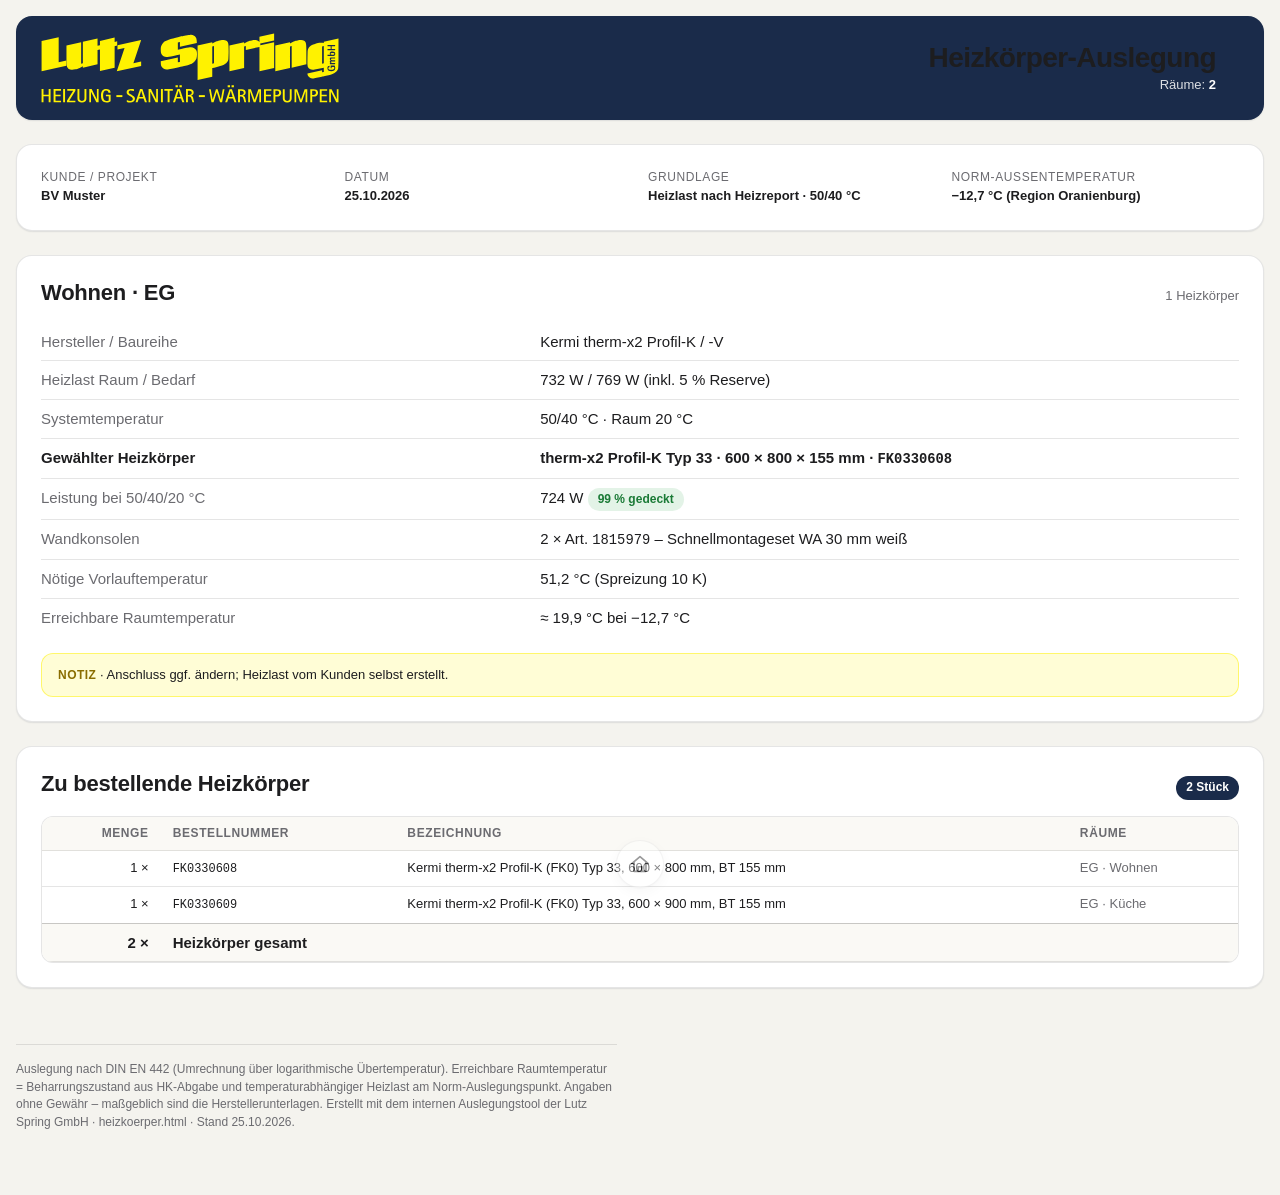
<file: vorlagen/bericht-vorlage.html>
<!DOCTYPE html>
<html lang="de">
<head>
<meta charset="utf-8">
<meta name="viewport" content="width=device-width, initial-scale=1, viewport-fit=cover">
<meta name="robots" content="noindex, nofollow">
<meta name="theme-color" content="#1a2b4a">
<link rel="icon" href="assets/icons/favicon.svg" type="image/svg+xml">
<link rel="apple-touch-icon" href="assets/icons/apple-touch-icon.png">
<meta name="apple-mobile-web-app-capable" content="yes">
<meta name="apple-mobile-web-app-status-bar-style" content="black-translucent">
<meta name="apple-mobile-web-app-title" content="Bericht">
<!-- Vorlage in den Hauptordner kopieren und umbenennen: klein, ohne Umlaute und Leerzeichen (04_tool-konventionen.md).
     Der Pfad assets/css/design.css stimmt erst vom Hauptordner aus. -->
<title>Bericht · Lutz Spring GmbH</title>
<!-- design.css:start -->
<style>
/* ============================================================
   design.css · Lutz Spring GmbH · Heizung · Sanitär · Wärmepumpen
   Gemeinsames Designsystem für alle internen HTML-Tools.
   Version 2.1 · Stand 2026-10-25
   Einbinden:  Beim Veröffentlichen fügt _build/inline.py diese Datei in jedes
               Tool ein (Marker design.css:start / design.css:end im HTML).
               Ein Tool bleibt so eine einzelne Datei.
   Regeln:     DESIGNREGELN.md · Referenz: styleguide.html
   Keine externen Abhängigkeiten. Systemschrift. Hell + Dunkel.
   ============================================================ */

/* ------------------------------------------------------------
   1 · TOKENS (hell = Standard)
   Alle Farben nur über diese Variablen verwenden.
   ------------------------------------------------------------ */
:root {
  color-scheme: light;

  /* Marke [BESTÄTIGT 03_design-system.md] */
  --ls-navy:        #1a2b4a;
  --ls-navy-2:      #223a63;   /* Hover/aktiv auf Navy */
  --ls-navy-3:      #142238;   /* gedrückt */
  --ls-yellow:      #fff200;   /* Logo-Gelb [BESTÄTIGT 2026-10-25]; nur Logo + Akzent, nie Textfarbe auf hellem Grund */
  --ls-yellow-ink:  #8a6d00;   /* lesbares „Gelb“ als Text auf Weiß (≥ 4,5:1) */

  /* Flächen */
  --ls-bg:          #f4f3ee;   /* Creme, Seitenhintergrund [BESTÄTIGT] */
  --ls-surface:     #ffffff;   /* Karten */
  --ls-surface-2:   #faf9f5;   /* Eingaben, Zebra-Zeilen, Tabellenköpfe */
  --ls-surface-3:   #efede6;   /* gedrückt / ausgewählt */
  --ls-line:        rgba(0, 0, 0, 0.10);
  --ls-line-strong: rgba(0, 0, 0, 0.20);

  /* Text */
  --ls-text:        #1d1d1f;
  --ls-text-2:      #6b6b70;   /* Sekundär, Labels (4,8:1 auf Creme) */
  --ls-text-3:      #8e8e93;   /* nur Platzhalter, deaktiviert */
  --ls-on-navy:     #ffffff;

  /* Interaktion */
  --ls-primary:     var(--ls-navy);
  --ls-primary-hover: var(--ls-navy-2);
  --ls-primary-active: var(--ls-navy-3);
  --ls-on-primary:  #ffffff;
  --ls-link:        var(--ls-navy);
  --ls-focus:       var(--ls-navy);
  --ls-focus-ring:  rgba(26, 43, 74, 0.25);
  --ls-selection:   rgba(255, 242, 0, 0.45);

  /* Zustände (semantisch, nicht Akzent) */
  --ls-ok:          #1a7a36;  --ls-ok-bg:     #e3f3e7;
  --ls-warn:        #b25000;  --ls-warn-bg:   #fdebdd;
  --ls-danger:      #d70015;  --ls-danger-bg: #fde4e6;
  --ls-info:        #1a2b4a;  --ls-info-bg:   #e8edf6;

  /* Diagramme: Reihenfarben mit fester Bedeutung (Wärmepumpe = Navy, Bestand Gas/Öl = Grau, Strom/PV = Gelb-Ocker, Vergleich = Stahlblau) */
  --ls-chart-wp:    #1a2b4a;
  --ls-chart-alt:   #8e8e93;
  --ls-chart-pv:    #c9a800;
  --ls-chart-2:     #4f75b8;
  --ls-chart-grid:  rgba(0, 0, 0, 0.08);
  --ls-chart-text:  #6b6b70;

  /* Schatten (Tiefe sparsam) */
  --ls-shadow-1: 0 1px 2px rgba(20, 30, 50, 0.06), 0 1px 1px rgba(20, 30, 50, 0.04);
  --ls-shadow-2: 0 4px 16px rgba(20, 30, 50, 0.08), 0 1px 2px rgba(20, 30, 50, 0.05);

  /* Schrift: Systemschrift wie auf iPad und Mac [BESTÄTIGT: keine externen Abhängigkeiten] */
  --ls-font: -apple-system, BlinkMacSystemFont, "SF Pro Text", "Segoe UI", Roboto, "Helvetica Neue", Arial, sans-serif;
  --ls-font-mono: ui-monospace, "SF Mono", Menlo, Consolas, "Liberation Mono", monospace;
  --ls-fs-xs: 0.75rem;    /* 12 · Fußnoten */
  --ls-fs-sm: 0.8125rem;  /* 13 · Labels, Tabellen dicht */
  --ls-fs-md: 0.9375rem;  /* 15 · Fließtext, Eingaben */
  --ls-fs-lg: 1.0625rem;  /* 17 · Kartentitel */
  --ls-fs-xl: 1.375rem;   /* 22 · Abschnitt */
  --ls-fs-2xl: 1.75rem;   /* 28 · Seitentitel */
  --ls-fs-kpi: 2rem;      /* 32 · Kennzahl */
  --ls-lh: 1.45;

  /* Abstände: 8-px-Raster */
  --ls-s1: 4px; --ls-s2: 8px; --ls-s3: 12px; --ls-s4: 16px;
  --ls-s5: 24px; --ls-s6: 32px; --ls-s7: 48px; --ls-s8: 64px;

  /* Radien */
  --ls-r-sm: 8px; --ls-r-md: 12px; --ls-r-lg: 16px; --ls-r-pill: 999px;

  /* Maße */
  --ls-max: 1400px;           /* [BESTÄTIGT] */
  --ls-control-h: 40px;       /* Höhe Eingaben/Buttons (Maus) */
  --ls-touch-h: 44px;         /* Höhe auf Touch (iPad) */
  --ls-gutter: 16px;
}

/* Dunkel: folgt dem System, solange kein data-theme gesetzt ist */
@media (prefers-color-scheme: dark) {
  :root:not([data-theme="light"]) {
    color-scheme: dark;
    --ls-navy:        #16233d;
    --ls-navy-2:      #1d2f52;
    --ls-navy-3:      #111b30;
    --ls-yellow-ink:  #fff200;
    --ls-bg:          #141416;
    --ls-surface:     #1e1e20;
    --ls-surface-2:   #27272a;
    --ls-surface-3:   #313134;
    --ls-line:        rgba(255, 255, 255, 0.11);
    --ls-line-strong: rgba(255, 255, 255, 0.22);
    --ls-text:        #f5f5f7;
    --ls-text-2:      #a1a1a6;
    --ls-text-3:      #7c7c82;
    --ls-primary:     #4f75b8;
    --ls-primary-hover: #5d83c6;
    --ls-primary-active: #43669f;
    --ls-link:        #8fb3f0;
    --ls-focus:       #8fb3f0;
    --ls-focus-ring:  rgba(143, 179, 240, 0.30);
    --ls-selection:   rgba(255, 242, 0, 0.30);
    --ls-ok:     #30d158; --ls-ok-bg:     rgba(48, 209, 88, 0.14);
    --ls-warn:   #ff9f0a; --ls-warn-bg:   rgba(255, 159, 10, 0.14);
    --ls-danger: #ff453a; --ls-danger-bg: rgba(255, 69, 58, 0.14);
    --ls-info:   #8fb3f0; --ls-info-bg:   rgba(143, 179, 240, 0.14);
    --ls-chart-wp: #8fb3f0; --ls-chart-alt: #7c7c82; --ls-chart-pv: #e6c800; --ls-chart-2: #4f75b8; --ls-chart-grid: rgba(255,255,255,0.09); --ls-chart-text: #a1a1a6;
    --ls-shadow-1: 0 1px 2px rgba(0, 0, 0, 0.4);
    --ls-shadow-2: 0 6px 20px rgba(0, 0, 0, 0.45);
  }
}
/* Dunkel: ausdrücklich gewählt (Schalter im Tool) – gleiche Werte */
:root[data-theme="dark"] {
  color-scheme: dark;
  --ls-navy:        #16233d;
  --ls-navy-2:      #1d2f52;
  --ls-navy-3:      #111b30;
  --ls-yellow-ink:  #fff200;
  --ls-bg:          #141416;
  --ls-surface:     #1e1e20;
  --ls-surface-2:   #27272a;
  --ls-surface-3:   #313134;
  --ls-line:        rgba(255, 255, 255, 0.11);
  --ls-line-strong: rgba(255, 255, 255, 0.22);
  --ls-text:        #f5f5f7;
  --ls-text-2:      #a1a1a6;
  --ls-text-3:      #7c7c82;
  --ls-primary:     #4f75b8;
  --ls-primary-hover: #5d83c6;
  --ls-primary-active: #43669f;
  --ls-link:        #8fb3f0;
  --ls-focus:       #8fb3f0;
  --ls-focus-ring:  rgba(143, 179, 240, 0.30);
  --ls-selection:   rgba(255, 242, 0, 0.30);
  --ls-ok:     #30d158; --ls-ok-bg:     rgba(48, 209, 88, 0.14);
  --ls-warn:   #ff9f0a; --ls-warn-bg:   rgba(255, 159, 10, 0.14);
  --ls-danger: #ff453a; --ls-danger-bg: rgba(255, 69, 58, 0.14);
  --ls-info:   #8fb3f0; --ls-info-bg:   rgba(143, 179, 240, 0.14);
  --ls-chart-wp: #8fb3f0; --ls-chart-alt: #7c7c82; --ls-chart-pv: #e6c800; --ls-chart-2: #4f75b8; --ls-chart-grid: rgba(255,255,255,0.09); --ls-chart-text: #a1a1a6;
  --ls-shadow-1: 0 1px 2px rgba(0, 0, 0, 0.4);
  --ls-shadow-2: 0 6px 20px rgba(0, 0, 0, 0.45);
}

/* ------------------------------------------------------------
   2 · BASIS
   ------------------------------------------------------------ */
*, *::before, *::after { box-sizing: border-box; }
html { -webkit-text-size-adjust: 100%; height: 100%; }
body {
  margin: 0;
  min-height: 100%;
  background: var(--ls-bg);
  color: var(--ls-text);
  font: var(--ls-fs-md) / var(--ls-lh) var(--ls-font);
  -webkit-font-smoothing: antialiased;
  padding-block: calc(var(--ls-s4) + env(safe-area-inset-top, 0px)) calc(var(--ls-s8) + env(safe-area-inset-bottom, 0px)); /* oben: Statusleiste der Homescreen-App; unten: Haus-Icon */
  padding-left:  max(var(--ls-gutter), env(safe-area-inset-left, 0px));
  padding-right: max(var(--ls-gutter), env(safe-area-inset-right, 0px));
}
::selection { background: var(--ls-selection); }
img, svg, canvas { max-width: 100%; height: auto; }
[hidden] { display: none !important; }
a { color: var(--ls-link); text-decoration: underline; text-underline-offset: 2px; text-decoration-thickness: 1px; }
a:hover { text-decoration-thickness: 2px; }
hr { border: 0; border-top: 1px solid var(--ls-line); margin: var(--ls-s5) 0; }
code, kbd, .ls-mono { font-family: var(--ls-font-mono); font-size: 0.92em; }
small, .ls-small { font-size: var(--ls-fs-sm); }
sub, sup { line-height: 0; }

h1, h2, h3, h4 { margin: 0; color: var(--ls-text); font-weight: 600; letter-spacing: -0.01em; text-wrap: balance; hyphens: auto; -webkit-hyphens: auto; }
h1 { font-size: var(--ls-fs-2xl); line-height: 1.15; letter-spacing: -0.02em; }
h2 { font-size: var(--ls-fs-xl);  line-height: 1.2; }
h3 { font-size: var(--ls-fs-lg);  line-height: 1.3; }
h4 { font-size: var(--ls-fs-md);  line-height: 1.35; }
p  { margin: 0; }
p + p { margin-top: var(--ls-s3); }
.ls-prose { max-width: 70ch; }
.ls-prose p + p { margin-top: var(--ls-s3); }

/* Fokus: immer sichtbar, Tastatur und Touch */
:focus { outline: none; }
:focus-visible { outline: 2px solid var(--ls-focus); outline-offset: 2px; border-radius: var(--ls-r-sm); }

/* Reduzierte Bewegung respektieren */
@media (prefers-reduced-motion: reduce) {
  *, *::before, *::after { animation: none !important; transition: none !important; scroll-behavior: auto !important; }
}

/* ------------------------------------------------------------
   3 · LAYOUT
   ------------------------------------------------------------ */
.ls-container { max-width: var(--ls-max); margin-inline: auto; width: 100%; min-width: 0; }
.ls-stack  { display: grid; gap: var(--ls-s4); }
/* Grid-Kinder dürfen nie breiter werden als ihr Platz (Tabellen/Code scrollen im eigenen Rahmen) */
.ls-container > *, .ls-stack > *, .ls-form > *, .ls-fields > *, .ls-card > * { min-width: 0; }
.ls-stack--tight { gap: var(--ls-s2); }
.ls-stack--loose { gap: var(--ls-s5); }
.ls-row    { display: flex; flex-wrap: wrap; align-items: center; gap: var(--ls-s2) var(--ls-s3); }
.ls-row--between { justify-content: space-between; }
.ls-row--end { justify-content: flex-end; }
.ls-grow { flex: 1 1 auto; min-width: 0; }
.ls-section { margin-top: var(--ls-s6); }
.ls-section > h2 { margin-bottom: var(--ls-s4); }

/* Karten-Raster [BESTÄTIGT: minmax(250px,1fr), einspaltig < 700 px] */
.ls-grid { display: grid; grid-template-columns: repeat(auto-fit, minmax(250px, 1fr)); gap: var(--ls-s4); }
.ls-grid--2 { grid-template-columns: repeat(auto-fit, minmax(min(100%, 340px), 1fr)); }
.ls-grid--3 { grid-template-columns: repeat(auto-fit, minmax(min(100%, 280px), 1fr)); }
.ls-grid > * { min-width: 0; }
@media (max-width: 699.98px) { .ls-grid, .ls-grid--2, .ls-grid--3 { grid-template-columns: 1fr; } }

/* ------------------------------------------------------------
   4 · KOPF (Navy-Balken mit runden Ecken [BESTÄTIGT]) + FUSS
   ------------------------------------------------------------ */
.ls-header {
  background: var(--ls-navy);
  color: var(--ls-on-navy);
  border-radius: var(--ls-r-lg);
  padding: var(--ls-s4) var(--ls-s5);
  display: grid;
  grid-template-columns: auto 1fr auto;
  align-items: center;
  gap: var(--ls-s3) var(--ls-s5);
  box-shadow: var(--ls-shadow-1);
}
.ls-header__brand { display: grid; gap: 2px; }
/* Logo Variante B (Wortmarke mit Slogan) als Inline-SVG; Farbe über currentColor. Mindestens 280 px breit, sonst ist der Slogan im Logo unlesbar. */
.ls-header__logo { display: block; width: min(300px, 100%); height: auto; color: var(--ls-yellow); }
.ls-header__logo--navy { color: var(--ls-navy); } /* Ausnahme: Logo ohne Navy-Hintergrund (Fuß, helle Fläche) */
.ls-header__slogan { font-size: var(--ls-fs-sm); color: var(--ls-yellow); letter-spacing: 0.02em; }
.ls-header__title { display: grid; gap: 2px; min-width: 0; }
.ls-header__title h1 { color: var(--ls-on-navy); font-size: var(--ls-fs-xl); }
.ls-header__sub { font-size: var(--ls-fs-sm); color: rgba(255,255,255,0.75); }
.ls-header__meta { display: grid; gap: 2px; justify-items: end; text-align: right; font-size: var(--ls-fs-sm); color: rgba(255,255,255,0.85); white-space: nowrap; }
.ls-header__meta b { color: var(--ls-on-navy); font-weight: 600; }
.ls-header a { color: var(--ls-on-navy); }
.ls-header .ls-btn--ghost { color: var(--ls-on-navy); border-color: rgba(255,255,255,0.35); }
.ls-header .ls-btn--ghost:hover { background: rgba(255,255,255,0.1); }
@media (max-width: 699.98px) {
  .ls-header { grid-template-columns: 1fr; padding: var(--ls-s4); }
  .ls-header__meta { justify-items: start; text-align: left; white-space: normal; }
}
/* Text-Wortmarke, falls (noch) kein Logo eingebettet ist */
.ls-wordmark { font-weight: 800; font-size: 1.375rem; letter-spacing: -0.02em; color: var(--ls-yellow); line-height: 1; }
.ls-wordmark small { display: block; font-weight: 600; font-size: 0.75rem; color: var(--ls-on-navy); letter-spacing: 0.08em; margin-top: 2px; }

.ls-footer { margin-top: var(--ls-s6); padding-top: var(--ls-s4); border-top: 1px solid var(--ls-line); font-size: var(--ls-fs-xs); color: var(--ls-text-2); max-width: 90ch; }

/* Haus-Icon: Rücklink zur Startseite [BESTÄTIGT: 48×48, unten mittig, Deckkraft 0,45 / 1 / 0,3, im Druck aus] */
.ls-home {
  position: fixed; left: 50%; bottom: calc(var(--ls-s3) + env(safe-area-inset-bottom, 0px));
  transform: translateX(-50%);
  width: 48px; height: 48px; border-radius: var(--ls-r-pill);
  display: grid; place-items: center;
  background: var(--ls-surface); color: var(--ls-text); border: 1px solid var(--ls-line);
  box-shadow: var(--ls-shadow-2); opacity: 0.45; transition: opacity .15s ease; z-index: 50;
}
.ls-home:hover, .ls-home:focus-visible { opacity: 1; }
.ls-home:active { opacity: 0.3; }
.ls-home svg { width: 22px; height: 22px; }

/* ------------------------------------------------------------
   5 · KARTEN
   ------------------------------------------------------------ */
.ls-card {
  background: var(--ls-surface);
  border: 1px solid var(--ls-line);
  border-radius: var(--ls-r-lg);
  padding: var(--ls-s5);
  box-shadow: var(--ls-shadow-1);
  min-width: 0;
}
.ls-card--tight { padding: var(--ls-s4); }
.ls-card--flat { box-shadow: none; }
.ls-card__head { display: flex; align-items: baseline; justify-content: space-between; gap: var(--ls-s3); margin-bottom: var(--ls-s4); flex-wrap: wrap; }
.ls-card__head h2, .ls-card__head h3 { margin: 0; }
.ls-card__sub { font-size: var(--ls-fs-sm); color: var(--ls-text-2); }
/* Abstand zwischen Karten kommt vom Eltern-Raster (.ls-stack / .ls-grid), nicht von Margins */

/* Nummerierte Blockkarten (Schritte einer Auslegung) – nur bei echter Reihenfolge */
.ls-steps { counter-reset: ls-step; display: grid; gap: var(--ls-s4); }
.ls-steps > .ls-card { counter-increment: ls-step; position: relative; padding-left: calc(var(--ls-s5) + 40px); }
.ls-steps > .ls-card::before {
  content: counter(ls-step); position: absolute; left: var(--ls-s4); top: var(--ls-s5);
  width: 28px; height: 28px; border-radius: var(--ls-r-pill);
  background: var(--ls-navy); color: var(--ls-on-navy); font-weight: 700; font-size: var(--ls-fs-sm);
  display: grid; place-items: center;
}

/* Empfehlungskarte: Navy mit gelben Kennwerten (z. B. Kostenvergleich) */
.ls-card--navy { background: var(--ls-navy); color: var(--ls-on-navy); border-color: transparent; }
.ls-card--navy h2, .ls-card--navy h3, .ls-card--navy .ls-kpi__value { color: var(--ls-on-navy); }
.ls-card--navy .ls-kpi__value, .ls-card--navy .ls-accent { color: var(--ls-yellow); }
.ls-card--navy .ls-kpi__label, .ls-card--navy .ls-muted { color: rgba(255,255,255,0.75); }
.ls-card--navy .ls-btn--primary { background: var(--ls-yellow); color: #1d1d1f; }
.ls-card--navy .ls-btn--primary:hover { background: #fff566; }

/* ------------------------------------------------------------
   6 · FORMULARE
   ------------------------------------------------------------ */
.ls-form { display: grid; gap: var(--ls-s4); }
.ls-fields { display: grid; grid-template-columns: repeat(auto-fit, minmax(min(100%, 200px), 1fr)); gap: var(--ls-s3) var(--ls-s4); }
.ls-field { display: grid; gap: var(--ls-s1); min-width: 0; }
.ls-field--span { grid-column: 1 / -1; }
.ls-label { font-size: var(--ls-fs-sm); color: var(--ls-text-2); font-weight: 500; display: flex; gap: var(--ls-s1); align-items: baseline; }
.ls-label abbr { text-decoration: none; }
.ls-hint { font-size: var(--ls-fs-xs); color: var(--ls-text-2); }
.ls-error { font-size: var(--ls-fs-xs); color: var(--ls-danger); font-weight: 500; }

.ls-input, .ls-select, .ls-textarea {
  width: 100%; min-height: var(--ls-control-h);
  padding: 0 var(--ls-s3);
  font: inherit; color: var(--ls-text);
  background: var(--ls-surface-2);
  border: 1px solid var(--ls-line); border-radius: var(--ls-r-sm);
  transition: border-color .12s ease, box-shadow .12s ease, background .12s ease;
  font-variant-numeric: tabular-nums;
}
.ls-textarea { min-height: calc(var(--ls-control-h) * 2.2); padding: var(--ls-s2) var(--ls-s3); resize: vertical; line-height: var(--ls-lh); }
.ls-input::placeholder, .ls-textarea::placeholder { color: var(--ls-text-3); }
.ls-input:hover, .ls-select:hover, .ls-textarea:hover { border-color: var(--ls-line-strong); }
.ls-input:focus, .ls-select:focus, .ls-textarea:focus { outline: none; border-color: var(--ls-focus); box-shadow: 0 0 0 3px var(--ls-focus-ring); background: var(--ls-surface); }
.ls-input[aria-invalid="true"], .ls-select[aria-invalid="true"] { border-color: var(--ls-danger); }
.ls-input[aria-invalid="true"]:focus { box-shadow: 0 0 0 3px var(--ls-danger-bg); }
.ls-input:disabled, .ls-select:disabled, .ls-textarea:disabled { color: var(--ls-text-3); background: var(--ls-surface-3); cursor: not-allowed; }
.ls-input[readonly] { background: var(--ls-surface-3); }
.ls-input[type="number"] { -moz-appearance: textfield; appearance: textfield; }
.ls-input::-webkit-outer-spin-button, .ls-input::-webkit-inner-spin-button { -webkit-appearance: none; margin: 0; }
.ls-select {
  appearance: none; -webkit-appearance: none; padding-right: 36px; cursor: pointer;
  background-image: url("data:image/svg+xml;utf8,<svg xmlns='http://www.w3.org/2000/svg' width='16' height='16' viewBox='0 0 16 16'><path d='M4 6l4 4 4-4' fill='none' stroke='%236b6b70' stroke-width='1.8' stroke-linecap='round' stroke-linejoin='round'/></svg>");
  background-repeat: no-repeat; background-position: right 12px center;
}

/* Eingabe mit Einheit (Suffix) – Einheit steht am Feld, nie im Wert */
.ls-unit { position: relative; display: grid; }
.ls-unit .ls-input { padding-right: 3.2em; }
.ls-unit > span { position: absolute; right: var(--ls-s3); top: 50%; transform: translateY(-50%); font-size: var(--ls-fs-sm); color: var(--ls-text-2); pointer-events: none; }
.ls-unit--pre .ls-input { padding-left: 2.4em; padding-right: var(--ls-s3); }
.ls-unit--pre > span { right: auto; left: var(--ls-s3); }

/* Auswahlfelder */
.ls-check { display: inline-flex; align-items: center; gap: var(--ls-s2); font-size: var(--ls-fs-md); cursor: pointer; min-height: 32px; }
.ls-check input { width: 20px; height: 20px; margin: 0; accent-color: var(--ls-primary); flex: none; }
.ls-switch { display: inline-flex; align-items: center; gap: var(--ls-s3); cursor: pointer; }
.ls-switch input { position: absolute; opacity: 0; width: 0; height: 0; }
.ls-switch i { width: 44px; height: 26px; border-radius: var(--ls-r-pill); background: var(--ls-line-strong); position: relative; transition: background .15s ease; flex: none; }
.ls-switch i::after { content: ""; position: absolute; top: 3px; left: 3px; width: 20px; height: 20px; border-radius: 50%; background: #fff; box-shadow: 0 1px 3px rgba(0,0,0,.3); transition: transform .15s ease; }
.ls-switch input:checked + i { background: var(--ls-ok); }
.ls-switch input:checked + i::after { transform: translateX(18px); }
.ls-switch input:focus-visible + i { outline: 2px solid var(--ls-focus); outline-offset: 2px; }

/* Segment-Steuerung (Tabs ① ② ③, Umschalter Gas/Öl) */
.ls-seg { display: inline-flex; padding: 3px; gap: 2px; background: var(--ls-surface-3); border-radius: var(--ls-r-md); max-width: 100%; overflow-x: auto; }
.ls-seg > button, .ls-seg > label {
  appearance: none; border: 0; background: transparent; color: var(--ls-text-2);
  font: inherit; font-size: var(--ls-fs-sm); font-weight: 500;
  padding: 0 var(--ls-s3); min-height: 34px; border-radius: calc(var(--ls-r-md) - 3px);
  cursor: pointer; white-space: nowrap; transition: background .12s ease, color .12s ease; display: inline-flex; align-items: center; gap: var(--ls-s1);
}
.ls-seg > [aria-selected="true"], .ls-seg > .is-active, .ls-seg > label:has(input:checked) { background: var(--ls-surface); color: var(--ls-text); box-shadow: var(--ls-shadow-1); font-weight: 600; }
.ls-seg input { position: absolute; opacity: 0; width: 0; height: 0; }
.ls-seg--full { display: flex; }
.ls-seg--full > * { flex: 1 1 0; justify-content: center; }

/* „Erweitert“: selten geänderte Felder eingeklappt, eingestellte Werte als Kurzzeile sichtbar */
.ls-details { border-top: 1px solid var(--ls-line); padding-top: var(--ls-s2); }
.ls-details > summary { cursor: pointer; font-size: var(--ls-fs-sm); font-weight: 600; color: var(--ls-text); list-style: none; display: flex; align-items: center; gap: var(--ls-s2); min-height: 32px; }
.ls-details > summary::-webkit-details-marker { display: none; }
.ls-details > summary::before { content: ""; width: 7px; height: 7px; border-right: 1.8px solid var(--ls-text-2); border-bottom: 1.8px solid var(--ls-text-2); transform: rotate(-45deg); transition: transform .12s ease; flex: none; margin-left: 2px; }
.ls-details[open] > summary::before { transform: rotate(45deg); }
.ls-details > summary .ls-muted { font-weight: 400; }
.ls-details[open] > summary .ls-muted { display: none; }

/* Touch: größere Ziele auf iPad / Handy [BESTÄTIGT 2026-10-25, WCAG 2.2 Zielgröße] */
@media (pointer: coarse) {
  :root { --ls-control-h: var(--ls-touch-h); }
  .ls-seg > button, .ls-seg > label { min-height: 40px; }
  .ls-check { min-height: 44px; }
  .ls-check input { width: 24px; height: 24px; }
}

/* ------------------------------------------------------------
   7 · BUTTONS
   Je Ansicht genau EIN primärer Button (die Hauptaktion).
   ------------------------------------------------------------ */
.ls-btn {
  appearance: none; -webkit-appearance: none;
  display: inline-flex; align-items: center; justify-content: center; gap: var(--ls-s2);
  min-height: var(--ls-control-h); padding: 0 var(--ls-s4);
  font: inherit; font-size: var(--ls-fs-md); font-weight: 600; line-height: 1;
  border-radius: var(--ls-r-md); border: 1px solid transparent;
  cursor: pointer; text-decoration: none; white-space: nowrap;
  transition: background .12s ease, border-color .12s ease, transform .06s ease, box-shadow .12s ease;
  -webkit-tap-highlight-color: transparent;
}
.ls-btn:active { transform: scale(0.98); }
.ls-btn:disabled, .ls-btn[aria-disabled="true"] { opacity: 0.45; cursor: not-allowed; transform: none; }
.ls-btn svg { width: 18px; height: 18px; flex: none; }
.ls-btn--primary { background: var(--ls-primary); color: var(--ls-on-primary); }
.ls-btn--primary:hover { background: var(--ls-primary-hover); }
.ls-btn--primary:active { background: var(--ls-primary-active); }
.ls-btn--secondary { background: var(--ls-surface); color: var(--ls-text); border-color: var(--ls-line-strong); }
.ls-btn--secondary:hover { background: var(--ls-surface-2); }
.ls-btn--ghost { background: transparent; color: var(--ls-link); border-color: transparent; }
.ls-btn--ghost:hover { background: var(--ls-surface-3); }
.ls-btn--danger { background: var(--ls-surface); color: var(--ls-danger); border-color: var(--ls-danger); }
.ls-btn--danger:hover { background: var(--ls-danger-bg); }
.ls-btn--sm { min-height: 32px; padding: 0 var(--ls-s3); font-size: var(--ls-fs-sm); border-radius: var(--ls-r-sm); }
.ls-btn--lg { min-height: 48px; padding: 0 var(--ls-s5); font-size: var(--ls-fs-lg); }
.ls-btn--block { width: 100%; }
.ls-btn--icon { padding: 0; width: var(--ls-control-h); }
.ls-toolbar { display: flex; flex-wrap: wrap; gap: var(--ls-s2); align-items: center; }
.ls-toolbar__spacer { flex: 1 1 auto; }
@media (max-width: 480px) { .ls-toolbar--stack .ls-btn { flex: 1 1 100%; } }

/* ------------------------------------------------------------
   8 · ERGEBNISSE: Kennzahlen, Tabellen, Listen
   ------------------------------------------------------------ */
.ls-num, .ls-table td.ls-num, .ls-kpi__value { font-variant-numeric: tabular-nums; }
.ls-kpis { display: grid; grid-template-columns: repeat(auto-fit, minmax(min(100%, 160px), 1fr)); gap: var(--ls-s3); }
.ls-kpi { display: grid; gap: 2px; padding: var(--ls-s3) var(--ls-s4); background: var(--ls-surface-2); border-radius: var(--ls-r-md); border: 1px solid var(--ls-line); min-width: 0; }
.ls-kpi__label { font-size: var(--ls-fs-xs); color: var(--ls-text-2); text-transform: uppercase; letter-spacing: 0.06em; font-weight: 600; }
.ls-kpi__value { font-size: var(--ls-fs-kpi); font-weight: 700; letter-spacing: -0.02em; line-height: 1.1; color: var(--ls-text); }
.ls-kpi__value small { font-size: 0.5em; font-weight: 600; color: var(--ls-text-2); margin-left: 2px; letter-spacing: 0; }
.ls-kpi__note { font-size: var(--ls-fs-xs); color: var(--ls-text-2); }
.ls-kpi--ok .ls-kpi__value { color: var(--ls-ok); }
.ls-kpi--warn .ls-kpi__value { color: var(--ls-warn); }
.ls-kpi--danger .ls-kpi__value { color: var(--ls-danger); }

/* Label/Wert-Liste (Bericht) */
.ls-dl { display: grid; grid-template-columns: minmax(140px, 1fr) minmax(0, 1.4fr); margin: 0; font-size: var(--ls-fs-md); }
.ls-dl > dt, .ls-dl > dd { margin: 0; padding: var(--ls-s2) 0; border-top: 1px solid var(--ls-line); min-width: 0; }
.ls-dl > dt { color: var(--ls-text-2); padding-right: var(--ls-s3); }
.ls-dl > dd { font-weight: 500; }
.ls-dl > dt:first-of-type, .ls-dl > dd:first-of-type { border-top: 0; }
.ls-dl > dt.ls-dl__strong, .ls-dl > dd.ls-dl__strong { font-weight: 700; color: var(--ls-text); }

/* Tabellen: dicht, Zahlen rechts, Kopf fixiert, breite Tabellen scrollen im Rahmen */
.ls-table-wrap { overflow-x: auto; -webkit-overflow-scrolling: touch; border: 1px solid var(--ls-line); border-radius: var(--ls-r-md); background: var(--ls-surface); }
.ls-table { width: 100%; border-collapse: separate; border-spacing: 0; font-size: var(--ls-fs-sm); }
.ls-table th, .ls-table td { padding: var(--ls-s2) var(--ls-s3); text-align: left; vertical-align: top; border-bottom: 1px solid var(--ls-line); }
.ls-table th { position: sticky; top: 0; z-index: 1; background: var(--ls-surface-2); color: var(--ls-text-2); font-weight: 600; font-size: var(--ls-fs-xs); text-transform: uppercase; letter-spacing: 0.05em; white-space: nowrap; }
.ls-table tbody tr:last-child td { border-bottom: 0; }
.ls-table tbody tr:hover td { background: var(--ls-surface-2); }
.ls-table .ls-num, .ls-table th.ls-num { text-align: right; }
.ls-table tr.is-selected td { background: var(--ls-info-bg); }
.ls-table tr.is-selected td:first-child { box-shadow: inset 3px 0 0 var(--ls-primary); }
.ls-table tr[role="button"], .ls-table tr.is-clickable { cursor: pointer; }
.ls-table tfoot td { font-weight: 600; background: var(--ls-surface-2); border-top: 1px solid var(--ls-line-strong); }
.ls-table--compact th, .ls-table--compact td { padding: var(--ls-s1) var(--ls-s2); }

/* Ergebnis-Zeilenliste (Alternative zur Tabelle auf schmalen Schirmen) */
.ls-list { display: grid; }
.ls-list__item { display: flex; align-items: center; gap: var(--ls-s3); padding: var(--ls-s3) 0; border-top: 1px solid var(--ls-line); }
.ls-list__item:first-child { border-top: 0; }
.ls-list__main { flex: 1 1 auto; min-width: 0; }
.ls-list__main b { display: block; font-weight: 600; }
.ls-list__main span { display: block; font-size: var(--ls-fs-sm); color: var(--ls-text-2); overflow-wrap: anywhere; }

/* ------------------------------------------------------------
   9 · STATUS: Badges, Hinweise, Leerzustände
   ------------------------------------------------------------ */
.ls-badge { display: inline-flex; align-items: center; gap: 4px; padding: 2px 10px; border-radius: var(--ls-r-pill); font-size: var(--ls-fs-xs); font-weight: 600; white-space: nowrap; background: var(--ls-surface-3); color: var(--ls-text-2); line-height: 1.6; }
.ls-badge--ok { background: var(--ls-ok-bg); color: var(--ls-ok); }
.ls-badge--warn { background: var(--ls-warn-bg); color: var(--ls-warn); }
.ls-badge--danger { background: var(--ls-danger-bg); color: var(--ls-danger); }
.ls-badge--info { background: var(--ls-info-bg); color: var(--ls-info); }
.ls-badge--navy { background: var(--ls-navy); color: var(--ls-on-navy); }
.ls-badge--yellow { background: var(--ls-yellow); color: #1d1d1f; }

.ls-note { display: grid; grid-template-columns: auto 1fr; gap: var(--ls-s3); padding: var(--ls-s3) var(--ls-s4); border-radius: var(--ls-r-md); border: 1px solid var(--ls-line); background: var(--ls-surface-2); font-size: var(--ls-fs-sm); }
.ls-note > svg, .ls-note > .ls-note__icon { width: 18px; height: 18px; margin-top: 2px; flex: none; }
.ls-note b { font-weight: 600; }
.ls-note--info   { background: var(--ls-info-bg);   border-color: transparent; color: var(--ls-text); }
.ls-note--ok     { background: var(--ls-ok-bg);     border-color: transparent; }
.ls-note--warn   { background: var(--ls-warn-bg);   border-color: transparent; }
.ls-note--danger { background: var(--ls-danger-bg); border-color: transparent; }
.ls-note--info .ls-note__icon { color: var(--ls-info); }
.ls-note--ok .ls-note__icon { color: var(--ls-ok); }
.ls-note--warn .ls-note__icon { color: var(--ls-warn); }
.ls-note--danger .ls-note__icon { color: var(--ls-danger); }
.ls-note--plain { grid-template-columns: 1fr; }

/* Notizfeld im Bericht (gelb hinterlegt, wie bisher) */
.ls-notiz { padding: var(--ls-s3) var(--ls-s4); border-radius: var(--ls-r-md); background: rgba(255, 242, 0, 0.16); border: 1px solid rgba(255, 242, 0, 0.5); font-size: var(--ls-fs-sm); }
.ls-notiz b { color: var(--ls-yellow-ink); letter-spacing: 0.04em; font-size: var(--ls-fs-xs); }

.ls-empty { text-align: center; padding: var(--ls-s6) var(--ls-s4); color: var(--ls-text-2); border: 1px dashed var(--ls-line-strong); border-radius: var(--ls-r-lg); }
.ls-empty b { display: block; color: var(--ls-text); font-weight: 600; margin-bottom: var(--ls-s1); }

/* Statuszeile oben (z. B. „Lagerbestand geladen: 14 Positionen · Stand …“) */
.ls-status { display: flex; align-items: center; gap: var(--ls-s2); font-size: var(--ls-fs-sm); color: var(--ls-text-2); padding: var(--ls-s2) var(--ls-s3); border-radius: var(--ls-r-sm); background: var(--ls-surface); border: 1px solid var(--ls-line); }
.ls-status__dot { width: 8px; height: 8px; border-radius: 50%; background: var(--ls-text-3); flex: none; }
.ls-status--ok .ls-status__dot { background: var(--ls-ok); }
.ls-status--warn .ls-status__dot { background: var(--ls-warn); }

/* Fortschritt / Deckung */
.ls-meter { height: 6px; border-radius: var(--ls-r-pill); background: var(--ls-surface-3); overflow: hidden; }
.ls-meter > i { display: block; height: 100%; background: var(--ls-primary); border-radius: inherit; }
.ls-meter--ok > i { background: var(--ls-ok); }
.ls-meter--warn > i { background: var(--ls-warn); }
.ls-meter--danger > i { background: var(--ls-danger); }

/* Lade-Skelett */
@keyframes ls-pulse { 50% { opacity: .45; } }
.ls-skeleton { background: var(--ls-surface-3); border-radius: var(--ls-r-sm); min-height: 1em; animation: ls-pulse 1.4s ease-in-out infinite; }


/* ------------------------------------------------------------
   10 · WEITERE BAUSTEINE (2.1)
   ------------------------------------------------------------ */

/* 10.1 Startseiten-Kacheln (index.html): Bild 16:9, Titel, ein Satz, „Öffnen“ */
.ls-tiles { display: grid; grid-template-columns: repeat(auto-fit, minmax(min(100%, 280px), 1fr)); gap: var(--ls-s4); }
.ls-tile { display: grid; grid-template-rows: auto 1fr; background: var(--ls-surface); border: 1px solid var(--ls-line); border-radius: var(--ls-r-lg); overflow: hidden; box-shadow: var(--ls-shadow-1); color: inherit; text-decoration: none; transition: transform .12s ease, box-shadow .12s ease; min-width: 0; }
.ls-tile:hover { transform: translateY(-2px); box-shadow: var(--ls-shadow-2); text-decoration: none; }
.ls-tile:active { transform: none; }
.ls-tile__img { aspect-ratio: 16 / 9; width: 100%; object-fit: cover; background: var(--ls-surface-3); display: block; }
.ls-tile__img--placeholder { display: grid; place-items: center; color: var(--ls-text-3); font-size: var(--ls-fs-sm); }
.ls-tile__body { padding: var(--ls-s4); display: grid; gap: var(--ls-s1); align-content: start; }
.ls-tile__title { font-size: var(--ls-fs-lg); font-weight: 600; letter-spacing: -0.01em; }
.ls-tile__text { font-size: var(--ls-fs-sm); color: var(--ls-text-2); }
.ls-tile__cta { margin-top: var(--ls-s2); font-size: var(--ls-fs-sm); font-weight: 600; color: var(--ls-link); display: inline-flex; align-items: center; gap: 4px; }
.ls-tile__cta::after { content: "›"; font-size: 1.1em; }

/* 10.2 Gespeicherte Einträge (Räume, Positionen) mit Aktionen */
.ls-items { display: grid; gap: var(--ls-s2); }
.ls-item { display: grid; grid-template-columns: auto 1fr auto; align-items: center; gap: var(--ls-s3); padding: var(--ls-s2) var(--ls-s3); background: var(--ls-surface-2); border: 1px solid var(--ls-line); border-radius: var(--ls-r-md); min-width: 0; }
.ls-item__no { width: 26px; height: 26px; border-radius: var(--ls-r-pill); background: var(--ls-navy); color: var(--ls-on-navy); font-size: var(--ls-fs-xs); font-weight: 700; display: grid; place-items: center; }
.ls-item__main { min-width: 0; display: grid; gap: 1px; }
.ls-item__main b { font-weight: 600; overflow: hidden; text-overflow: ellipsis; white-space: nowrap; }
.ls-item__main span { font-size: var(--ls-fs-sm); color: var(--ls-text-2); overflow: hidden; text-overflow: ellipsis; white-space: nowrap; }
.ls-item__actions { display: flex; gap: 2px; }
.ls-item__actions .ls-btn { min-height: 32px; width: 32px; padding: 0; border-radius: var(--ls-r-sm); color: var(--ls-text-2); }
.ls-item__actions .ls-btn:hover { color: var(--ls-text); }
.ls-item__actions .ls-btn--danger { color: var(--ls-danger); border-color: transparent; background: transparent; }
.ls-item.is-active { border-color: var(--ls-primary); box-shadow: 0 0 0 2px var(--ls-focus-ring); background: var(--ls-surface); }
@media (max-width: 480px) { .ls-item { grid-template-columns: auto 1fr; } .ls-item__actions { grid-column: 1 / -1; justify-content: flex-end; } }

/* 10.3 Rückfrage vor Löschen/Verwerfen – inline statt Browser-Dialog */
.ls-confirm { display: flex; flex-wrap: wrap; align-items: center; gap: var(--ls-s2) var(--ls-s3); padding: var(--ls-s3) var(--ls-s4); background: var(--ls-danger-bg); border-radius: var(--ls-r-md); font-size: var(--ls-fs-sm); }
.ls-confirm > b { font-weight: 600; flex: 1 1 auto; }
.ls-confirm .ls-btn { min-height: 32px; }
/* Natives <dialog> für größere Rückfragen oder Datei-Hinweise */
.ls-dialog { border: 0; border-radius: var(--ls-r-lg); padding: 0; max-width: min(92vw, 440px); background: var(--ls-surface); color: var(--ls-text); box-shadow: var(--ls-shadow-2); }
.ls-dialog::backdrop { background: rgba(0, 0, 0, 0.35); backdrop-filter: blur(2px); }
.ls-dialog__body { padding: var(--ls-s5); display: grid; gap: var(--ls-s3); }
.ls-dialog__body h3 { margin: 0; }
.ls-dialog__actions { display: flex; justify-content: flex-end; gap: var(--ls-s2); padding: var(--ls-s3) var(--ls-s5) var(--ls-s4); border-top: 1px solid var(--ls-line); }

/* 10.4 Rückmeldung nach Aktionen (Toast), unten über dem Haus-Icon */
.ls-toasts { position: fixed; left: 50%; bottom: calc(72px + env(safe-area-inset-bottom, 0px)); transform: translateX(-50%); display: grid; gap: var(--ls-s2); z-index: 60; width: max-content; max-width: calc(100vw - 32px); pointer-events: none; }
.ls-toast { padding: var(--ls-s2) var(--ls-s4); border-radius: var(--ls-r-pill); background: var(--ls-text); color: var(--ls-bg); font-size: var(--ls-fs-sm); font-weight: 500; box-shadow: var(--ls-shadow-2); display: flex; align-items: center; gap: var(--ls-s2); animation: ls-toast-in .18s ease; }
.ls-toast--ok::before { content: ""; width: 8px; height: 8px; border-radius: 50%; background: var(--ls-ok); }
.ls-toast--danger::before { content: ""; width: 8px; height: 8px; border-radius: 50%; background: var(--ls-danger); }
@keyframes ls-toast-in { from { opacity: 0; transform: translateY(6px); } }

/* 10.5 Stepper für Stückzahlen (Bestandsaufnahme) */
.ls-stepper { display: inline-grid; grid-template-columns: var(--ls-control-h) 1fr var(--ls-control-h); border: 1px solid var(--ls-line); border-radius: var(--ls-r-sm); overflow: hidden; background: var(--ls-surface-2); min-width: 120px; }
.ls-stepper > button { appearance: none; border: 0; background: transparent; color: var(--ls-text); font: inherit; font-size: 18px; font-weight: 500; cursor: pointer; min-height: var(--ls-control-h); }
.ls-stepper > button:hover { background: var(--ls-surface-3); }
.ls-stepper > button:disabled { color: var(--ls-text-3); cursor: not-allowed; }
.ls-stepper > input { border: 0; border-inline: 1px solid var(--ls-line); background: var(--ls-surface); text-align: center; font: inherit; font-weight: 600; font-variant-numeric: tabular-nums; min-width: 0; color: var(--ls-text); padding: 0; }
.ls-stepper > input:focus { outline: none; box-shadow: inset 0 0 0 2px var(--ls-focus-ring); }

/* 10.6 Datenstand veränderlicher Werte (Fördersätze, Energiepreise, Normwerte) */
.ls-stand { display: inline-flex; align-items: center; gap: var(--ls-s2); padding: 3px 10px 3px 8px; border-radius: var(--ls-r-pill); background: var(--ls-warn-bg); color: var(--ls-warn); font-size: var(--ls-fs-xs); font-weight: 600; }
.ls-stand::before { content: ""; width: 7px; height: 7px; border-radius: 50%; background: currentColor; }
.ls-stand--ok { background: var(--ls-ok-bg); color: var(--ls-ok); }

/* 10.7 „So geht’s“: Anleitung eingeklappt statt Erklärtext */
.ls-help { border: 1px solid var(--ls-line); border-radius: var(--ls-r-md); background: var(--ls-surface); padding: 0 var(--ls-s4); }
.ls-help > summary { cursor: pointer; list-style: none; display: flex; align-items: center; gap: var(--ls-s2); min-height: 40px; font-size: var(--ls-fs-sm); font-weight: 600; }
.ls-help > summary::-webkit-details-marker { display: none; }
.ls-help > summary::before { content: "?"; width: 20px; height: 20px; border-radius: 50%; background: var(--ls-info-bg); color: var(--ls-info); font-size: 12px; font-weight: 700; display: grid; place-items: center; flex: none; }
.ls-help > div { padding: 0 0 var(--ls-s3); font-size: var(--ls-fs-sm); color: var(--ls-text-2); }
.ls-help ol, .ls-help ul { margin: var(--ls-s1) 0 0; padding-left: 18px; }

/* 10.8 Auswahltabellen auf schmalen Schirmen als Karten (data-label am <td>) */
@media (max-width: 699.98px) {
  .ls-table--cards { font-size: var(--ls-fs-md); }
  .ls-table--cards thead { display: none; }
  .ls-table--cards tbody, .ls-table--cards tr, .ls-table--cards td { display: block; }
  .ls-table--cards tr { padding: var(--ls-s3) var(--ls-s3) var(--ls-s2); border-bottom: 1px solid var(--ls-line); }
  .ls-table--cards tr:last-child { border-bottom: 0; }
  .ls-table--cards td { border: 0; padding: 2px 0; display: flex; justify-content: space-between; gap: var(--ls-s3); text-align: left !important; }
  .ls-table--cards td[data-label]::before { content: attr(data-label); color: var(--ls-text-2); font-size: var(--ls-fs-xs); text-transform: uppercase; letter-spacing: .05em; flex: none; padding-top: 2px; }
  .ls-table--cards td.ls-table__title { display: block; font-weight: 600; font-size: var(--ls-fs-md); padding-bottom: var(--ls-s1); }
  .ls-table--cards tr.is-selected td:first-child { box-shadow: none; }
  .ls-table--cards tr.is-selected { background: var(--ls-info-bg); box-shadow: inset 3px 0 0 var(--ls-primary); }
}

/* 10.9 Diagramme: Grundgerüst für SVG/Canvas-Charts in Karten */
.ls-chart { width: 100%; max-width: 100%; height: auto; display: block; }
.ls-chart text { font-family: var(--ls-font); font-size: 11px; fill: var(--ls-chart-text); }
.ls-chart .grid line { stroke: var(--ls-chart-grid); stroke-width: 1; }
.ls-chart .axis line, .ls-chart .axis path { stroke: var(--ls-line-strong); }
.ls-chart .wp { fill: var(--ls-chart-wp); stroke: var(--ls-chart-wp); }
.ls-chart .alt { fill: var(--ls-chart-alt); stroke: var(--ls-chart-alt); }
.ls-chart .pv { fill: var(--ls-chart-pv); stroke: var(--ls-chart-pv); }
.ls-chart .c2 { fill: var(--ls-chart-2); stroke: var(--ls-chart-2); }
.ls-chart .value { font-weight: 600; fill: var(--ls-text); font-variant-numeric: tabular-nums; }
.ls-legend { display: flex; flex-wrap: wrap; gap: var(--ls-s2) var(--ls-s4); font-size: var(--ls-fs-sm); color: var(--ls-text-2); }
.ls-legend i { display: inline-block; width: 12px; height: 12px; border-radius: 3px; margin-right: 6px; vertical-align: -1px; }

/* 10.10 Datei-Hinweis für iPad (Projekt sichern/laden, lager.json) */
.ls-filehint { font-size: var(--ls-fs-xs); color: var(--ls-text-2); }
input[type="file"].ls-file { font: inherit; font-size: var(--ls-fs-sm); }
input[type="file"].ls-file::file-selector-button { font: inherit; font-weight: 600; font-size: var(--ls-fs-sm); border: 1px solid var(--ls-line-strong); background: var(--ls-surface); color: var(--ls-text); border-radius: var(--ls-r-sm); padding: 6px 12px; margin-right: var(--ls-s2); cursor: pointer; }

/* 10.11 Bericht (Druckdokument): Deckkopf, Positionstabelle, Summen, Unterschrift */
.ls-report { display: grid; gap: var(--ls-s4); }
.ls-report__meta { display: grid; grid-template-columns: repeat(auto-fit, minmax(min(100%, 200px), 1fr)); gap: var(--ls-s2) var(--ls-s4); font-size: var(--ls-fs-sm); }
.ls-report__meta div { display: grid; gap: 1px; }
.ls-report__meta span { color: var(--ls-text-2); font-size: var(--ls-fs-xs); text-transform: uppercase; letter-spacing: .05em; }
.ls-report__meta b { font-weight: 600; }
.ls-report__sum td { font-weight: 700; font-size: var(--ls-fs-md); background: var(--ls-surface-2); border-top: 2px solid var(--ls-navy); }
.ls-report__sign { display: grid; grid-template-columns: repeat(auto-fit, minmax(min(100%, 220px), 1fr)); gap: var(--ls-s6); margin-top: var(--ls-s6); font-size: var(--ls-fs-xs); color: var(--ls-text-2); }
.ls-report__sign div { border-top: 1px solid var(--ls-line-strong); padding-top: var(--ls-s1); }
.ls-report__legal { font-size: var(--ls-fs-xs); color: var(--ls-text-2); max-width: 90ch; }

/* ------------------------------------------------------------
   11 · HILFSKLASSEN
   ------------------------------------------------------------ */
.ls-muted { color: var(--ls-text-2); }
.ls-accent { color: var(--ls-yellow-ink); }
.ls-right { text-align: right; }
.ls-center { text-align: center; }
.ls-nowrap { white-space: nowrap; }
.ls-break { overflow-wrap: anywhere; }
.ls-approx::before { content: "≈ "; }           /* Richtwert [BESTÄTIGT: immer mit ≈] */
.ls-caps { font-size: var(--ls-fs-xs); text-transform: uppercase; letter-spacing: 0.06em; font-weight: 600; color: var(--ls-text-2); }
.ls-sr-only { position: absolute !important; width: 1px; height: 1px; padding: 0; margin: -1px; overflow: hidden; clip: rect(0,0,0,0); white-space: nowrap; border: 0; }
.ls-mt-0 { margin-top: 0 !important; } .ls-mt-2 { margin-top: var(--ls-s2); } .ls-mt-4 { margin-top: var(--ls-s4); } .ls-mt-5 { margin-top: var(--ls-s5); }
.ls-mb-2 { margin-bottom: var(--ls-s2); } .ls-mb-4 { margin-bottom: var(--ls-s4); }
.ls-print-only { display: none; }

/* ------------------------------------------------------------
   12 · DRUCK / PDF („Als PDF sichern“ aus Safari)
   Bericht in Hell, Hintergrundfarben erzwungen, Karten ohne Umbruch.
   Gedruckt werden nur Kopf, Ergebnis, Bericht und Fuß – nie das Formular. Keine Seitenzahlen.
   ------------------------------------------------------------ */
@media print {
  @page { size: A4; margin: 12mm 12mm 14mm; }
  :root, :root[data-theme="dark"] {
    color-scheme: light;
    --ls-bg: #ffffff; --ls-surface: #ffffff; --ls-surface-2: #f4f3ee; --ls-surface-3: #ebeae4;
    --ls-text: #1d1d1f; --ls-text-2: #55555a; --ls-line: rgba(0,0,0,.18); --ls-line-strong: rgba(0,0,0,.3);
    --ls-navy: #1a2b4a; --ls-primary: #1a2b4a; --ls-link: #1a2b4a; --ls-yellow-ink: #8a6d00;
    --ls-ok: #1a7a36; --ls-ok-bg: #e3f3e7; --ls-warn: #b25000; --ls-warn-bg: #fdebdd; --ls-danger: #d70015; --ls-danger-bg: #fde4e6; --ls-info: #1a2b4a; --ls-info-bg: #e8edf6;
    --ls-shadow-1: none; --ls-shadow-2: none;
  }
  * { -webkit-print-color-adjust: exact !important; print-color-adjust: exact !important; }
  html, body { background: #fff !important; padding: 0 !important; font-size: 11pt; }
  .ls-container { max-width: none; }
  .ls-no-print, .ls-home, .ls-toolbar, .ls-btn, nav, .ls-seg, .ls-status, .ls-skeleton,
  .ls-form, form, .ls-help, .ls-toasts, .ls-confirm, .ls-dialog, .ls-items, .ls-stepper, .ls-tiles, .ls-filehint, .ls-details { display: none !important; }
  .ls-print-form { display: block !important; } /* Ausnahme: ein Formular, das bewusst gedruckt wird */
  .ls-report, .ls-report__sign { break-inside: avoid; }
  .ls-page-break { break-before: page; }
  .ls-print-only { display: block; }
  .ls-report__sign.ls-print-only, .ls-report__meta.ls-print-only { display: grid; }
  .ls-header { border-radius: 8px; box-shadow: none; padding: 10mm 8mm 6mm; break-after: avoid; }
  .ls-card, .ls-kpi, .ls-table-wrap, .ls-note, .ls-notiz, .ls-steps > .ls-card { break-inside: avoid; page-break-inside: avoid; box-shadow: none; }
  .ls-card { border-color: rgba(0,0,0,.18); }
  .ls-section, h2, h3 { break-after: avoid; }
  .ls-table th { position: static; }
  .ls-table-wrap { overflow: visible; }
  a { color: inherit; text-decoration: none; }
  .ls-footer { font-size: 8.5pt; color: #55555a; max-width: none; }
  /* Druckkopfzeile: Datum/Projekt stehen im Header, keine Browserkopfzeile nötig */
}
</style>
<!-- design.css:end -->
<style>
  /* Nur toolspezifische Ergänzungen hier. Farben ausschließlich über var(--ls-…). */
</style>
</head>
<body>
<div class="ls-container ls-stack ls-stack--loose">
  <!-- Deckkopf: Logo B, Dokumenttitel, Kunde/Projekt, Datum -->
  <header class="ls-header">
    <div class="ls-header__brand">
      <!-- Logo Variante B (Wortmarke mit Slogan) als Inline-SVG, Quelle assets/logo/logo-variante-b.svg. Farbe über currentColor = var(--ls-yellow). -->
      <svg class="ls-header__logo" role="img" aria-label="Lutz Spring GmbH · Heizung · Sanitär · Wärmepumpen" xmlns="http://www.w3.org/2000/svg" viewBox="1 1 716 172">
<path fill-rule="evenodd" fill="currentColor" d="M 705.394531 44.726562 L 687.242188 44.726562 L 687.242188 41.660156 L 694.769531 41.660156 L 694.769531 35.132812 L 687.242188 35.132812 L 687.242188 32.050781 L 705.394531 32.050781 L 705.394531 35.132812 L 697.109375 35.132812 L 697.109375 41.660156 L 705.394531 41.660156 Z M 699.136719 55.363281 C 700.765625 55.363281 701.90625 55.207031 702.554688 54.890625 C 703.273438 54.554688 703.632812 53.945312 703.632812 53.054688 C 703.632812 51.597656 702.132812 50.871094 699.136719 50.871094 C 696.011719 50.871094 694.453125 51.597656 694.453125 53.054688 C 694.453125 53.847656 694.96875 54.453125 696.003906 54.863281 C 696.847656 55.199219 697.890625 55.363281 699.136719 55.363281 Z M 687.242188 55.363281 L 694.371094 55.363281 L 694.371094 55.3125 C 693.183594 54.566406 692.589844 53.488281 692.589844 52.078125 C 692.589844 49.199219 694.769531 47.761719 699.136719 47.761719 C 703.503906 47.761719 705.6875 49.523438 705.6875 53.054688 C 705.6875 54.726562 705.21875 56.003906 704.273438 56.894531 C 703.316406 57.820312 701.917969 58.28125 700.078125 58.28125 L 687.242188 58.28125 Z M 705.394531 77.984375 L 692.871094 77.984375 L 692.871094 75.054688 L 694.796875 75.054688 L 694.796875 75.003906 C 693.324219 74.375 692.589844 73.277344 692.589844 71.714844 C 692.589844 69.96875 693.414062 68.921875 695.078125 68.570312 L 695.078125 68.507812 C 694.472656 68.273438 693.9375 67.894531 693.472656 67.363281 C 692.882812 66.671875 692.589844 65.875 692.589844 64.984375 C 692.589844 64.003906 692.914062 63.203125 693.578125 62.597656 C 694.304688 61.929688 695.351562 61.597656 696.710938 61.597656 L 705.394531 61.597656 L 705.394531 64.511719 L 698.238281 64.511719 C 697.1875 64.511719 696.558594 64.535156 696.363281 64.578125 C 695.671875 64.730469 695.324219 65.136719 695.324219 65.796875 C 695.324219 66.578125 695.851562 67.210938 696.902344 67.695312 C 697.820312 68.117188 698.84375 68.324219 699.976562 68.324219 L 705.394531 68.324219 L 705.394531 71.242188 L 698.238281 71.242188 C 697.1875 71.242188 696.558594 71.269531 696.363281 71.320312 C 695.671875 71.464844 695.324219 71.875 695.324219 72.539062 C 695.324219 73.3125 695.851562 73.9375 696.902344 74.425781 C 697.820312 74.847656 698.84375 75.054688 699.976562 75.054688 L 705.394531 75.054688 Z M 694.824219 81.234375 L 704.03125 81.234375 C 704.398438 81.722656 704.738281 82.40625 705.046875 83.277344 C 705.472656 84.460938 705.6875 85.683594 705.6875 86.953125 C 705.6875 89.535156 704.789062 91.503906 702.992188 92.847656 C 701.355469 94.070312 699.121094 94.683594 696.289062 94.683594 C 690.058594 94.683594 686.949219 92.289062 686.949219 87.507812 C 686.949219 85.464844 687.425781 83.929688 688.371094 82.894531 C 689.246094 81.933594 690.46875 81.453125 692.035156 81.453125 L 692.035156 84.871094 C 691.261719 84.871094 690.621094 85.0625 690.097656 85.449219 C 689.453125 85.910156 689.132812 86.597656 689.132812 87.507812 C 689.132812 90.03125 691.519531 91.292969 696.289062 91.292969 C 701.097656 91.292969 703.503906 89.847656 703.503906 86.953125 C 703.503906 85.632812 703.265625 84.757812 702.785156 84.316406 L 697.007812 84.316406 L 697.007812 87.734375 L 694.824219 87.734375 Z M 678.390625 34.554688 L 674.285156 35.5 L 674.285156 76.722656 L 678.390625 75.777344 Z M 712.878906 84.925781 C 712.878906 86.886719 712.511719 88.65625 711.773438 90.238281 C 711.039062 91.8125 709.9375 93.441406 708.464844 95.125 C 705.871094 97.929688 702.328125 100.101562 697.84375 101.644531 C 694.128906 102.90625 686.976562 104.765625 676.390625 107.21875 C 675.339844 107.429688 672.445312 108.023438 667.714844 109.007812 C 662.984375 109.988281 659.074219 110.761719 655.988281 111.320312 C 654.378906 111.601562 652.796875 111.738281 651.257812 111.738281 C 648.804688 111.738281 646.875 111.285156 645.472656 110.375 C 643.160156 109.042969 641.546875 107.445312 640.636719 105.589844 C 639.726562 103.730469 639.269531 101.855469 639.269531 99.960938 L 674.285156 92.179688 L 674.285156 97.335938 L 678.390625 96.386719 L 678.390625 86.082031 L 656.515625 90.726562 C 655.042969 90.988281 653.535156 91.128906 651.992188 91.128906 C 649.117188 91.128906 646.804688 90.570312 645.050781 89.449219 C 642.527344 87.90625 640.882812 86.046875 640.109375 83.875 C 639.96875 83.03125 639.796875 81.894531 639.585938 80.457031 C 639.371094 79.019531 639.269531 77.808594 639.269531 76.828125 C 639.269531 72.273438 639.304688 67.765625 639.371094 63.316406 C 639.445312 58.863281 639.550781 54.183594 639.691406 49.277344 C 639.691406 46.542969 640.039062 44.175781 640.738281 42.175781 C 641.441406 40.179688 642.457031 38.480469 643.789062 37.078125 C 646.171875 34.484375 649.1875 32.484375 652.835938 31.082031 C 654.585938 30.382812 656.515625 29.699219 658.617188 29.035156 C 660.722656 28.367188 662.738281 27.804688 664.664062 27.351562 C 666.59375 26.894531 668.222656 26.664062 669.554688 26.664062 C 670.464844 26.664062 671.621094 26.703125 673.023438 26.773438 C 674.425781 26.84375 676.214844 27.015625 678.390625 27.296875 L 678.390625 24.246094 L 713.40625 16.46875 L 713.40625 67.890625 C 713.40625 71.253906 713.335938 74.339844 713.195312 77.144531 C 713.054688 79.949219 712.949219 82.539062 712.878906 84.925781 Z M 562.605469 32.976562 L 597.625 25.195312 L 597.625 28.246094 L 605.195312 24.460938 C 607.511719 23.335938 609.511719 22.566406 611.191406 22.144531 C 612.875 21.722656 614.414062 21.375 615.816406 21.09375 C 618.484375 20.53125 620.828125 20.253906 622.863281 20.253906 L 624.441406 20.253906 C 627.035156 20.253906 629.347656 20.882812 631.382812 22.144531 C 633.90625 23.6875 635.429688 26.121094 635.953125 29.453125 C 636.480469 32.785156 636.746094 38.726562 636.746094 47.277344 L 636.746094 78.195312 L 601.726562 86.082031 L 601.726562 34.554688 L 597.625 35.5 L 597.625 87.027344 L 562.605469 94.808594 Z M 453.140625 32.976562 L 488.15625 25.195312 L 488.15625 28.246094 L 495.726562 24.460938 C 498.039062 23.335938 500.039062 22.566406 501.722656 22.144531 C 503.402344 21.722656 504.945312 21.375 506.351562 21.09375 C 509.011719 20.53125 511.359375 20.253906 513.394531 20.253906 L 514.972656 20.253906 C 517.425781 20.253906 519.792969 20.9375 522.070312 22.304688 C 523.15625 22.953125 524.046875 23.722656 524.75 24.609375 L 524.75 12.367188 L 559.769531 4.585938 L 559.769531 21.09375 L 526.5 28.484375 C 526.785156 29.738281 526.992188 31.0625 527.117188 32.453125 L 559.769531 25.195312 L 559.769531 87.027344 L 524.75 94.808594 L 524.75 36.585938 L 492.257812 43.808594 L 492.257812 34.554688 L 488.15625 35.5 L 488.15625 87.027344 L 453.140625 94.808594 Z M 416.226562 34.554688 L 412.128906 35.5 L 412.128906 76.722656 L 416.226562 75.777344 Z M 450.722656 64.421875 C 450.722656 66.3125 450.351562 68.082031 449.617188 69.730469 C 448.878906 71.375 447.777344 73.007812 446.304688 74.621094 C 443.847656 77.421875 440.171875 79.597656 435.261719 81.140625 C 433.300781 81.773438 429.265625 82.820312 423.167969 84.296875 C 418.539062 85.488281 414.863281 86.398438 412.128906 87.027344 L 412.128906 107.535156 L 377.109375 115.421875 L 377.109375 32.976562 L 412.128906 25.195312 L 412.128906 28.246094 L 419.800781 24.355469 C 420.855469 23.863281 421.855469 23.445312 422.800781 23.089844 C 423.746094 22.742188 424.574219 22.460938 425.273438 22.25 C 428.214844 21.621094 430.636719 21.128906 432.527344 20.777344 C 434.421875 20.429688 436.035156 20.253906 437.363281 20.253906 L 438.941406 20.253906 C 441.535156 20.253906 443.847656 20.882812 445.882812 22.144531 C 448.410156 23.6875 449.933594 26.121094 450.457031 29.453125 C 450.984375 32.785156 451.246094 38.726562 451.246094 47.277344 C 451.246094 50.574219 451.175781 53.660156 451.035156 56.53125 C 450.894531 59.40625 450.789062 62.035156 450.722656 64.421875 Z M 334.941406 72.308594 L 334.941406 54.742188 C 322.8125 57.410156 314.121094 59.195312 308.863281 60.105469 C 306.546875 60.457031 304.65625 60.632812 303.183594 60.632812 C 300.238281 60.632812 297.820312 60.035156 295.929688 58.847656 C 292.910156 56.953125 291.035156 54.847656 290.300781 52.535156 C 289.5625 50.222656 289.195312 47.3125 289.195312 43.808594 C 289.195312 41.773438 289.25 39.988281 289.355469 38.445312 C 289.460938 36.902344 289.863281 35.324219 290.566406 33.710938 C 291.546875 31.257812 293.578125 28.386719 296.664062 25.089844 C 298.347656 23.40625 302.164062 21.550781 308.125 19.515625 C 314.085938 17.480469 322.179688 15.3125 332.417969 12.996094 C 337.117188 11.945312 340.550781 11.210938 342.722656 10.789062 C 346.859375 9.945312 351.238281 9.140625 355.867188 8.371094 C 357.339844 8.160156 358.339844 8.019531 358.863281 7.945312 C 359.390625 7.878906 360.214844 7.84375 361.335938 7.84375 C 364.140625 7.84375 366.59375 8.476562 368.695312 9.738281 C 371.574219 11.347656 373.394531 13.558594 374.164062 16.363281 C 374.9375 19.164062 375.320312 22.773438 375.320312 27.191406 L 334.941406 36.234375 L 334.941406 24.882812 L 330 26.035156 L 330 43.492188 C 341.425781 40.898438 349.90625 39.109375 355.445312 38.128906 C 357.6875 37.78125 359.550781 37.605469 361.019531 37.605469 C 364.246094 37.605469 366.910156 38.234375 369.015625 39.496094 C 372.097656 41.390625 373.988281 43.386719 374.691406 45.488281 C 375.390625 47.59375 375.746094 50.539062 375.746094 54.324219 C 375.746094 58.671875 375.25 62.085938 374.269531 64.578125 C 373.289062 67.066406 371.449219 69.746094 368.75 72.621094 C 366.050781 75.496094 361.511719 77.808594 355.132812 79.5625 C 353.027344 80.191406 349.59375 81.070312 344.824219 82.191406 C 338.238281 83.804688 334.101562 84.785156 332.417969 85.136719 C 329.191406 85.90625 325.671875 86.675781 321.847656 87.449219 C 318.03125 88.21875 313.523438 89.097656 308.335938 90.078125 C 306.863281 90.359375 305.917969 90.515625 305.496094 90.550781 C 305.078125 90.585938 304.304688 90.601562 303.183594 90.601562 C 300.589844 90.601562 298.347656 90.042969 296.453125 88.921875 C 293.578125 87.238281 291.652344 85.277344 290.671875 83.03125 C 289.6875 80.789062 289.195312 76.652344 289.195312 70.625 L 330 61.582031 L 330 73.355469 L 334.941406 72.308594 "/>
<path fill-rule="evenodd" fill="currentColor" d="M 242.402344 20.042969 L 223.894531 75.691406 L 242.402344 71.570312 L 242.402344 81.875 L 184.25 94.808594 L 202.757812 39.164062 L 185.933594 42.933594 L 185.933594 32.660156 L 242.402344 20.042969 "/>
<path fill-rule="evenodd" fill="currentColor" d="M 103.277344 86.082031 L 103.277344 82.929688 L 95.707031 87.027344 C 94.652344 87.378906 93.605469 87.765625 92.550781 88.183594 C 91.5 88.605469 90.691406 88.886719 90.132812 89.027344 C 87.820312 89.585938 86.171875 89.972656 85.191406 90.183594 C 82.527344 90.742188 80.070312 91.023438 77.828125 91.023438 L 76.460938 91.023438 C 73.941406 91.023438 71.625 90.394531 69.523438 89.132812 C 66.996094 87.660156 65.472656 85.222656 64.949219 81.820312 C 64.421875 78.421875 64.15625 72.445312 64.15625 63.894531 L 64.15625 32.976562 L 99.175781 25.195312 L 99.175781 76.722656 L 103.277344 75.777344 L 103.277344 24.246094 L 138.296875 16.46875 L 138.296875 33.726562 L 144.078125 32.453125 L 144.078125 22.25 L 179.097656 14.363281 L 179.097656 24.671875 L 185.195312 23.199219 L 185.195312 33.503906 L 179.097656 34.976562 L 179.097656 86.5 L 144.078125 94.28125 L 144.078125 42.753906 L 138.296875 44.03125 L 138.296875 78.195312 L 103.277344 86.082031 "/>
<path fill-rule="evenodd" fill="currentColor" d="M 4.746094 22.671875 L 4.746094 94.808594 L 64.050781 81.5625 L 64.050781 69.152344 L 45.546875 73.394531 L 45.546875 13.628906 L 4.746094 22.671875 "/>
<path fill-rule="nonzero" fill="currentColor" d="M 349.4375 168.765625 L 349.4375 137.335938 L 358.539062 137.335938 C 361.261719 137.339844 363.410156 137.949219 364.988281 139.160156 C 366.828125 140.574219 367.746094 142.714844 367.746094 145.59375 C 367.746094 149.539062 365.6875 152.007812 361.566406 152.996094 L 361.566406 153.089844 C 363.460938 153.507812 364.808594 154.367188 365.613281 155.667969 C 366.058594 156.410156 366.507812 157.863281 366.972656 160.03125 L 368.835938 168.765625 L 364.699219 168.765625 L 362.789062 161.804688 C 362.074219 159.207031 361.429688 157.554688 360.851562 156.824219 C 360.015625 155.769531 358.601562 155.242188 356.578125 155.242188 L 353.996094 155.242188 L 353.996094 168.765625 Z M 333.820312 133.03125 L 333.820312 128.003906 L 339.425781 128.003906 L 339.425781 133.03125 Z M 324.441406 133.03125 L 324.441406 128.003906 L 330.042969 128.003906 L 330.042969 133.03125 Z M 331.914062 141.519531 L 327.355469 156.160156 L 336.320312 156.160156 L 332 141.519531 Z M 318.414062 168.765625 L 329.132812 137.339844 L 334.742188 137.339844 L 345.484375 168.765625 L 340.65625 168.765625 L 337.566406 159.800781 L 326.308594 159.800781 L 323.265625 168.765625 Z M 305.621094 168.765625 L 305.621094 140.984375 L 297.796875 140.984375 L 297.796875 137.339844 L 318.015625 137.339844 L 318.015625 140.984375 L 310.1875 140.984375 L 310.1875 168.765625 Z M 289.652344 168.765625 L 289.652344 137.335938 L 294.210938 137.335938 L 294.210938 168.765625 Z M 260.144531 168.765625 L 260.144531 137.335938 L 265.839844 137.335938 L 278.222656 161.941406 L 278.3125 161.941406 L 278.3125 137.335938 L 282.40625 137.335938 L 282.40625 168.765625 L 277.046875 168.765625 L 264.320312 143.5625 L 264.230469 143.5625 L 264.230469 168.765625 Z M 242.585938 141.519531 L 238.019531 156.160156 L 246.984375 156.160156 L 242.664062 141.519531 Z M 229.078125 168.765625 L 239.800781 137.339844 L 245.40625 137.339844 L 256.148438 168.765625 L 251.324219 168.765625 L 248.230469 159.800781 L 236.972656 159.800781 L 233.929688 168.765625 Z M 217.84375 149.867188 L 220.933594 151.683594 C 223.117188 152.976562 224.582031 154.015625 225.359375 154.820312 C 226.808594 156.316406 227.539062 158.15625 227.539062 160.332031 C 227.539062 163.253906 226.453125 165.5 224.289062 167.074219 C 222.28125 168.542969 219.578125 169.277344 216.195312 169.277344 C 213.335938 169.277344 210.667969 168.855469 208.210938 168.03125 L 208.210938 163.292969 C 210.914062 164.847656 213.691406 165.628906 216.554688 165.628906 C 218.234375 165.628906 219.59375 165.28125 220.644531 164.582031 C 221.90625 163.769531 222.535156 162.570312 222.535156 160.984375 C 222.535156 159.539062 221.992188 158.304688 220.890625 157.265625 C 220.359375 156.75 219.203125 155.960938 217.421875 154.910156 L 214.550781 153.242188 C 212.1875 151.847656 210.691406 150.851562 210.066406 150.257812 C 208.507812 148.808594 207.726562 147.042969 207.726562 144.949219 C 207.726562 142.265625 208.726562 140.207031 210.726562 138.792969 C 212.570312 137.484375 215.046875 136.832031 218.15625 136.832031 C 220.585938 136.832031 222.964844 137.132812 225.292969 137.738281 L 225.292969 142.03125 C 221.945312 140.988281 219.484375 140.480469 217.929688 140.480469 C 216.34375 140.480469 215.09375 140.832031 214.171875 141.546875 C 213.207031 142.265625 212.730469 143.28125 212.730469 144.589844 C 212.730469 145.65625 213.289062 146.679688 214.425781 147.640625 C 214.96875 148.109375 216.109375 148.855469 217.84375 149.867188 Z M 353.996094 140.984375 L 353.996094 151.605469 L 356.625 151.605469 C 358.476562 151.605469 359.976562 151.214844 361.117188 150.441406 C 362.492188 149.492188 363.183594 148.058594 363.183594 146.121094 C 363.183594 142.699219 361.34375 140.984375 357.660156 140.984375 L 353.996094 140.984375 "/>
<path fill-rule="nonzero" fill="currentColor" d="M 4.746094 168.765625 L 4.746094 137.335938 L 9.304688 137.335938 L 9.304688 150.597656 L 21.652344 150.597656 L 21.652344 137.335938 L 26.191406 137.335938 L 26.191406 168.765625 L 21.652344 168.765625 L 21.652344 154.242188 L 9.304688 154.242188 L 9.304688 168.765625 Z M 33.429688 168.765625 L 33.429688 137.335938 L 51.203125 137.335938 L 51.203125 140.980469 L 37.996094 140.980469 L 37.996094 150.597656 L 50.132812 150.597656 L 50.132812 154.238281 L 37.996094 154.238281 L 37.996094 165.117188 L 51.203125 165.117188 L 51.203125 168.761719 Z M 56.199219 168.765625 L 56.199219 137.335938 L 60.761719 137.335938 L 60.761719 168.765625 Z M 65.257812 168.765625 L 65.257812 165.078125 L 80.199219 140.984375 L 66.039062 140.984375 L 66.039062 137.339844 L 85.46875 137.339844 L 85.46875 141.03125 L 70.640625 165.121094 L 85.472656 165.121094 L 85.472656 168.765625 Z M 111.722656 137.339844 L 111.722656 159.46875 C 111.722656 162.714844 110.703125 165.191406 108.675781 166.894531 C 106.789062 168.484375 104.234375 169.277344 101.023438 169.277344 C 97.816406 169.277344 95.285156 168.484375 93.421875 166.894531 C 91.398438 165.191406 90.390625 162.714844 90.390625 159.46875 L 90.390625 137.339844 L 94.953125 137.339844 L 94.953125 158.605469 C 94.953125 160.546875 95.203125 162.003906 95.710938 162.984375 C 96.613281 164.75 98.367188 165.628906 100.980469 165.628906 C 103.65625 165.628906 105.453125 164.75 106.375 162.984375 C 106.898438 162.003906 107.160156 160.546875 107.160156 158.601562 L 107.160156 137.335938 Z M 118.582031 168.765625 L 118.582031 137.335938 L 124.277344 137.335938 L 136.660156 161.941406 L 136.753906 161.941406 L 136.753906 137.335938 L 140.84375 137.335938 L 140.84375 168.765625 L 135.488281 168.765625 L 122.765625 143.5625 L 122.671875 143.5625 L 122.671875 168.765625 Z M 169.53125 150.636719 L 169.53125 166.289062 C 166.945312 168.28125 163.699219 169.277344 159.789062 169.277344 C 150.953125 169.277344 146.535156 163.546875 146.535156 152.09375 C 146.535156 147.460938 147.480469 143.839844 149.359375 141.207031 C 151.464844 138.289062 154.636719 136.832031 158.878906 136.832031 C 161.90625 136.832031 164.367188 137.566406 166.261719 139.03125 C 168.320312 140.636719 169.351562 142.875 169.351562 145.765625 L 164.304688 145.765625 C 164.304688 144.269531 163.886719 143.058594 163.058594 142.125 C 162.09375 141.019531 160.683594 140.480469 158.835938 140.480469 C 153.972656 140.480469 151.542969 144.351562 151.542969 152.09375 C 151.535156 156 151.992188 159.003906 152.894531 161.09375 C 154.171875 164.121094 156.417969 165.628906 159.652344 165.628906 C 160.929688 165.628906 162.121094 165.480469 163.238281 165.179688 C 164.210938 164.917969 164.800781 164.652344 164.988281 164.386719 L 164.988281 154.285156 L 158.296875 154.285156 L 158.296875 150.644531 L 169.53125 150.636719 "/>
<path fill-rule="nonzero" fill="currentColor" d="M 183.269531 156.328125 L 183.269531 151.6875 L 197.605469 151.6875 L 197.605469 156.328125 L 183.269531 156.328125 "/>
<path fill-rule="nonzero" fill="currentColor" d="M 380.160156 156.328125 L 380.160156 151.6875 L 394.496094 151.6875 L 394.496094 156.328125 L 380.160156 156.328125 "/>
<path fill-rule="nonzero" fill="currentColor" d="M 410.234375 168.546875 L 404.410156 137.359375 L 408.535156 137.359375 L 413.105469 162.257812 L 413.195312 162.257812 L 420.914062 137.359375 L 424.882812 137.359375 L 432.566406 162.257812 L 432.652344 162.257812 L 437.226562 137.359375 L 441.351562 137.359375 L 435.632812 168.546875 L 430.625 168.546875 L 422.949219 144.050781 L 422.847656 144.050781 L 415.269531 168.546875 Z M 442.917969 168.546875 L 453.558594 137.359375 L 459.121094 137.359375 L 469.78125 168.546875 L 464.992188 168.546875 L 461.925781 159.648438 L 450.753906 159.648438 L 447.734375 168.546875 Z M 456.320312 141.511719 L 451.792969 156.035156 L 460.6875 156.035156 L 456.398438 141.511719 Z M 448.898438 133.082031 L 448.898438 128.09375 L 454.460938 128.09375 L 454.460938 133.082031 Z M 458.210938 133.082031 L 458.210938 128.09375 L 463.769531 128.09375 L 463.769531 133.082031 Z M 473.703125 168.546875 L 473.703125 137.359375 L 482.738281 137.359375 C 485.4375 137.359375 487.574219 137.960938 489.136719 139.167969 C 490.960938 140.570312 491.871094 142.691406 491.871094 145.546875 C 491.871094 149.464844 489.828125 151.914062 485.742188 152.902344 L 485.742188 152.992188 C 487.625 153.402344 488.957031 154.257812 489.757812 155.550781 C 490.203125 156.28125 490.644531 157.730469 491.105469 159.875 L 492.953125 168.546875 L 488.851562 168.546875 L 486.953125 161.640625 C 486.246094 159.058594 485.605469 157.421875 485.035156 156.699219 C 484.207031 155.648438 482.792969 155.128906 480.789062 155.128906 L 478.230469 155.128906 L 478.230469 168.546875 Z M 478.230469 140.972656 L 478.230469 151.511719 L 480.835938 151.511719 C 482.675781 151.511719 484.160156 151.132812 485.296875 150.359375 C 486.660156 149.417969 487.34375 148 487.34375 146.078125 C 487.34375 142.683594 485.519531 140.976562 481.871094 140.976562 Z M 497.980469 168.546875 L 497.980469 137.359375 L 504.359375 137.359375 L 513.210938 162.894531 L 513.300781 162.894531 L 522.144531 137.359375 L 528.480469 137.359375 L 528.480469 168.546875 L 524.421875 168.546875 L 524.421875 142.703125 L 524.332031 142.703125 L 515.375 168.546875 L 511.097656 168.546875 L 502.128906 142.703125 L 502.039062 142.703125 L 502.039062 168.546875 Z M 535.664062 168.546875 L 535.664062 137.359375 L 553.304688 137.359375 L 553.304688 140.972656 L 540.195312 140.972656 L 540.195312 150.519531 L 552.242188 150.519531 L 552.242188 154.132812 L 540.195312 154.132812 L 540.195312 164.929688 L 553.304688 164.929688 L 553.304688 168.542969 Z M 558.261719 168.546875 L 558.261719 137.359375 L 565.769531 137.359375 C 568.914062 137.359375 571.316406 137.820312 572.96875 138.734375 C 575.453125 140.09375 576.695312 142.589844 576.695312 146.210938 C 576.695312 149.550781 575.449219 151.972656 572.945312 153.472656 C 571.238281 154.488281 569.195312 154.996094 566.808594 154.996094 L 562.789062 154.996094 L 562.789062 168.546875 Z M 562.789062 140.972656 L 562.789062 151.375 L 565.996094 151.375 C 569.820312 151.375 571.734375 149.652344 571.734375 146.207031 C 571.734375 144.050781 571.070312 142.558594 569.742188 141.75 C 568.894531 141.234375 567.644531 140.972656 565.992188 140.972656 Z M 601.660156 137.359375 L 601.660156 159.316406 C 601.660156 162.542969 600.648438 165 598.636719 166.695312 C 596.765625 168.269531 594.234375 169.050781 591.050781 169.050781 C 587.867188 169.050781 585.355469 168.269531 583.496094 166.695312 C 581.496094 165 580.492188 162.542969 580.492188 159.316406 L 580.492188 137.359375 L 585.019531 137.359375 L 585.019531 158.460938 C 585.019531 160.386719 585.265625 161.832031 585.773438 162.804688 C 586.671875 164.558594 588.410156 165.4375 591 165.4375 C 593.660156 165.4375 595.445312 164.558594 596.355469 162.804688 C 596.878906 161.832031 597.132812 160.386719 597.132812 158.460938 L 597.132812 137.359375 Z M 608.429688 168.546875 L 608.429688 137.359375 L 614.8125 137.359375 L 623.664062 162.894531 L 623.753906 162.894531 L 632.597656 137.359375 L 638.933594 137.359375 L 638.933594 168.546875 L 634.871094 168.546875 L 634.871094 142.703125 L 634.785156 142.703125 L 625.828125 168.546875 L 621.546875 168.546875 L 612.582031 142.703125 L 612.492188 142.703125 L 612.492188 168.546875 Z M 646.117188 168.546875 L 646.117188 137.359375 L 653.617188 137.359375 C 656.769531 137.359375 659.171875 137.820312 660.820312 138.734375 C 663.308594 140.09375 664.550781 142.589844 664.550781 146.210938 C 664.550781 149.550781 663.300781 151.972656 660.796875 153.472656 C 659.085938 154.488281 657.050781 154.996094 654.660156 154.996094 L 650.648438 154.996094 L 650.648438 168.546875 Z M 650.644531 140.972656 L 650.644531 151.375 L 653.839844 151.375 C 657.667969 151.375 659.585938 149.652344 659.585938 146.207031 C 659.585938 144.050781 658.921875 142.558594 657.597656 141.75 C 656.746094 141.234375 655.492188 140.972656 653.847656 140.972656 Z M 668.710938 168.546875 L 668.710938 137.359375 L 686.347656 137.359375 L 686.347656 140.972656 L 673.238281 140.972656 L 673.238281 150.519531 L 685.289062 150.519531 L 685.289062 154.132812 L 673.238281 154.132812 L 673.238281 164.929688 L 686.347656 164.929688 L 686.347656 168.542969 Z M 691.3125 168.546875 L 691.3125 137.359375 L 696.964844 137.359375 L 709.257812 161.777344 L 709.347656 161.777344 L 709.347656 137.359375 L 713.40625 137.359375 L 713.40625 168.546875 L 708.089844 168.546875 L 695.464844 143.539062 L 695.371094 143.539062 L 695.371094 168.546875 L 691.3125 168.546875 "/>
</svg>
    </div>
    <div class="ls-header__meta">
      <h1>Heizkörper-Auslegung</h1>
      <span class="ls-print-only">Kunde/Projekt: <b id="metaProjekt">BV Muster</b></span>
      <span class="ls-print-only">Datum: <b id="metaDatum">–</b></span>
      <span>Räume: <b>2</b></span>
    </div>
  </header>

  <!-- Bericht: Vorlage für alle Druckdokumente (Auslegung, Angebot, Bestellübersicht) -->
  <section class="ls-card ls-report" aria-labelledby="h-meta">
    <h2 id="h-meta" class="ls-sr-only">Rahmendaten</h2>
    <div class="ls-report__meta">
      <div><span>Kunde / Projekt</span><b>BV Muster</b></div>
      <div><span>Datum</span><b>25.10.2026</b></div>
      <div><span>Grundlage</span><b>Heizlast nach Heizreport · 50/40 °C</b></div>
      <div><span>Norm-Außentemperatur</span><b>−12,7 °C (Region Oranienburg)</b></div>
    </div>
  </section>

  <!-- Je Raum / Position eine Karte: Label/Wert-Liste, Kennzahl, Notiz -->
  <section class="ls-card" aria-labelledby="h-r1">
    <div class="ls-card__head"><h2 id="h-r1">Wohnen · EG</h2><span class="ls-card__sub">1 Heizkörper</span></div>
    <dl class="ls-dl">
      <dt>Hersteller / Baureihe</dt><dd>Kermi therm-x2 Profil-K / -V</dd>
      <dt>Heizlast Raum / Bedarf</dt><dd>732 W / 769 W (inkl. 5 % Reserve)</dd>
      <dt>Systemtemperatur</dt><dd>50/40 °C · Raum 20 °C</dd>
      <dt class="ls-dl__strong">Gewählter Heizkörper</dt><dd class="ls-dl__strong">therm-x2 Profil-K Typ 33 · 600 × 800 × 155 mm · <code>FK0330608</code></dd>
      <dt>Leistung bei 50/40/20 °C</dt><dd>724 W <span class="ls-badge ls-badge--ok">99 % gedeckt</span></dd>
      <dt>Wandkonsolen</dt><dd>2 × Art. <code>1815979</code> – Schnellmontageset WA 30 mm weiß</dd>
      <dt>Nötige Vorlauftemperatur</dt><dd>51,2 °C (Spreizung 10 K)</dd>
      <dt>Erreichbare Raumtemperatur</dt><dd><span class="ls-approx">19,9</span> °C bei −12,7 °C</dd>
    </dl>
    <div class="ls-notiz ls-mt-4"><b>NOTIZ</b> · Anschluss ggf. ändern; Heizlast vom Kunden selbst erstellt.</div>
  </section>

  <!-- Bestellübersicht / Positionen: beginnt auf neuer Seite, wenn der Bericht lang ist (.ls-page-break) -->
  <section class="ls-card ls-page-break" aria-labelledby="h-best">
    <div class="ls-card__head"><h2 id="h-best">Zu bestellende Heizkörper</h2><span class="ls-badge ls-badge--navy">2 Stück</span></div>
    <div class="ls-table-wrap">
      <table class="ls-table">
        <thead><tr><th class="ls-num">Menge</th><th>Bestellnummer</th><th>Bezeichnung</th><th>Räume</th></tr></thead>
        <tbody>
          <tr><td class="ls-num">1 ×</td><td><code>FK0330608</code></td><td>Kermi therm-x2 Profil-K (FK0) Typ 33, 600 × 800 mm, BT 155 mm</td><td class="ls-muted">EG · Wohnen</td></tr>
          <tr><td class="ls-num">1 ×</td><td><code>FK0330609</code></td><td>Kermi therm-x2 Profil-K (FK0) Typ 33, 600 × 900 mm, BT 155 mm</td><td class="ls-muted">EG · Küche</td></tr>
        </tbody>
        <tfoot><tr class="ls-report__sum"><td class="ls-num">2 ×</td><td colspan="3">Heizkörper gesamt</td></tr></tfoot>
      </table>
    </div>
  </section>

  <!-- Nur bei Dokumenten, die der Kunde gegenzeichnet (Kundenbestätigung bei Abweichung von der Empfehlung) -->
  <div class="ls-report__sign ls-print-only">
    <div>Ort, Datum</div><div>Lutz Spring GmbH</div><div>Kunde (Bestätigung der Abweichung)</div>
  </div>

  <footer class="ls-footer">
    Auslegung nach DIN EN 442 (Umrechnung über logarithmische Übertemperatur). Erreichbare Raumtemperatur = Beharrungszustand aus HK-Abgabe und temperaturabhängiger Heizlast am Norm-Auslegungspunkt. Angaben ohne Gewähr – maßgeblich sind die Herstellerunterlagen. Erstellt mit dem internen Auslegungstool der Lutz Spring GmbH · heizkoerper.html · Stand 25.10.2026.
  </footer>
</div>
<a class="ls-home ls-no-print" href="index.html" aria-label="Zur Startseite"><svg viewBox="0 0 24 24" fill="none" stroke="currentColor" stroke-width="1.8" stroke-linecap="round" stroke-linejoin="round" aria-hidden="true"><path d="M3 11.5 12 4l9 7.5"/><path d="M5.5 10.5V20h13v-9.5"/><path d="M10 20v-5h4v5"/></svg></a>
<!-- ls.js:start -->
<script>
/* ============================================================
   ls.js · Lutz Spring GmbH · gemeinsame Hilfsfunktionen der Tools
   Version 2.1 · Stand 2026-10-25
   Wird beim Veröffentlichen von _build/inline.py in jedes Tool eingefügt
   (Marker ls.js:start / ls.js:end im HTML).
   Globales Objekt: LS
   ============================================================ */
(function (w, d) {
  'use strict';
  var LS = {};

  /* ---------- Zahlen ---------- */
  /* Liest deutsche Eingaben: "1.234,5", "12.450", "−12,7", "≈ 7,2", "640 W". Gibt null bei Unsinn. */
  LS.zahl = function (v) {
    if (v == null) return null;
    v = String(v).replace(/[≈\s  ]/g, '').replace(/−/g, '-').replace(/[^0-9.,\-]/g, '');
    if (v.indexOf(',') > -1) v = v.replace(/\./g, '').replace(',', '.');
    else if (/^-?\d{1,3}(\.\d{3})+$/.test(v)) v = v.replace(/\./g, '');
    var n = parseFloat(v);
    return isNaN(n) ? null : n;
  };
  /* Liest ein Feld per id. */
  LS.lesen = function (id) { var el = d.getElementById(id); return el ? LS.zahl(el.value) : null; };
  /* Schreibt deutsch mit festen Nachkommastellen, echtes Minus, schmales Leerzeichen als Tausender. */
  LS.fmt = function (n, stellen) {
    if (n == null || isNaN(n)) return '–';
    var s = Number(n).toLocaleString('de-DE', { minimumFractionDigits: stellen || 0, maximumFractionDigits: stellen || 0 });
    return s.replace(/\./g, ' ').replace('-', '−');
  };
  /* Zahl mit Einheit: LS.einheit(1472,'W') → "1 472 W" ; LS.einheit(7.2,'kW',1,true) → "≈ 7,2 kW" */
  LS.einheit = function (n, einheit, stellen, richtwert) {
    return (richtwert ? '≈ ' : '') + LS.fmt(n, stellen) + (einheit ? ' ' + einheit : '');
  };
  LS.datum = function (dt) { return (dt || new Date()).toLocaleDateString('de-DE'); };
  LS.datumISO = function (dt) { dt = dt || new Date(); return dt.getFullYear() + '-' + String(dt.getMonth() + 1).padStart(2, '0') + '-' + String(dt.getDate()).padStart(2, '0'); };

  /* ---------- Speicher im Browser (Eingaben bleiben erhalten) ---------- */
  LS.speicher = {
    lesen: function (key, fallback) { try { var v = localStorage.getItem(key); return v == null ? fallback : JSON.parse(v); } catch (e) { return fallback; } },
    schreiben: function (key, wert) { try { localStorage.setItem(key, JSON.stringify(wert)); return true; } catch (e) { return false; } },
    loeschen: function (key) { try { localStorage.removeItem(key); } catch (e) {} }
  };
  /* Alle Felder eines Formulars merken und wiederherstellen (per id). */
  LS.formularMerken = function (formId, key) {
    var f = d.getElementById(formId); if (!f) return;
    var felder = f.querySelectorAll('input[id], select[id], textarea[id]');
    var gespeichert = LS.speicher.lesen(key, {});
    felder.forEach(function (el) {
      if (gespeichert.hasOwnProperty(el.id)) {
        if (el.type === 'checkbox' || el.type === 'radio') el.checked = !!gespeichert[el.id]; else el.value = gespeichert[el.id];
      }
    });
    f.addEventListener('input', function () {
      var o = {};
      felder.forEach(function (el) { o[el.id] = (el.type === 'checkbox' || el.type === 'radio') ? el.checked : el.value; });
      LS.speicher.schreiben(key, o);
    });
  };

  /* ---------- Theme ---------- */
  LS.theme = {
    KEY: 'ls-theme',
    setzen: function (t) {
      var r = d.documentElement;
      if (t === 'dark' || t === 'light') r.setAttribute('data-theme', t); else r.removeAttribute('data-theme');
      var b = d.getElementById('themeToggle');
      if (b) b.setAttribute('aria-pressed', r.getAttribute('data-theme') === 'dark' ? 'true' : 'false');
    },
    istDunkel: function () {
      var r = d.documentElement;
      return r.getAttribute('data-theme') === 'dark' || (!r.getAttribute('data-theme') && w.matchMedia && w.matchMedia('(prefers-color-scheme: dark)').matches);
    },
    start: function () {
      var s = null; try { s = localStorage.getItem(LS.theme.KEY); } catch (e) {}
      LS.theme.setzen(s);
      d.addEventListener('click', function (ev) {
        var b = ev.target.closest && ev.target.closest('#themeToggle'); if (!b) return;
        var n = LS.theme.istDunkel() ? 'light' : 'dark';
        LS.theme.setzen(n); try { localStorage.setItem(LS.theme.KEY, n); } catch (e) {}
      });
    }
  };

  /* ---------- Rückmeldungen ---------- */
  LS.toast = function (text, art, ms) {
    var box = d.querySelector('.ls-toasts');
    if (!box) { box = d.createElement('div'); box.className = 'ls-toasts'; box.setAttribute('aria-live', 'polite'); d.body.appendChild(box); }
    var t = d.createElement('div'); t.className = 'ls-toast' + (art ? ' ls-toast--' + art : ''); t.textContent = text;
    box.appendChild(t);
    setTimeout(function () { t.remove(); }, ms || 2600);
  };
  /* Inline-Rückfrage: ersetzt den Auslöser-Button vorübergehend durch „Frage · Ja · Abbrechen“. */
  LS.rueckfrage = function (anker, frage, jaText, onJa) {
    var box = d.createElement('div'); box.className = 'ls-confirm'; box.setAttribute('role', 'alertdialog');
    box.innerHTML = '<b></b><button type="button" class="ls-btn ls-btn--danger ls-btn--sm"></button><button type="button" class="ls-btn ls-btn--secondary ls-btn--sm">Abbrechen</button>';
    box.firstChild.textContent = frage; box.children[1].textContent = jaText || 'Löschen';
    anker.insertAdjacentElement('afterend', box); anker.hidden = true; box.children[1].focus();
    box.children[1].addEventListener('click', function () { box.remove(); anker.hidden = false; onJa(); });
    box.children[2].addEventListener('click', function () { box.remove(); anker.hidden = false; anker.focus(); });
  };
  /* Nach „Berechnen“: auf Touchgeräten zum Ergebnis scrollen und Fokus setzen. */
  LS.zumErgebnis = function (id) {
    var el = d.getElementById(id); if (!el) return;
    var touch = w.matchMedia && w.matchMedia('(pointer: coarse)').matches;
    if (touch) el.scrollIntoView({ behavior: 'smooth', block: 'start' });
    if (!el.hasAttribute('tabindex')) el.setAttribute('tabindex', '-1');
    el.focus({ preventScroll: true });
  };

  /* ---------- Fehler an Feldern ---------- */
  LS.fehler = function (id, text) {
    var inp = d.getElementById(id), err = d.getElementById(id + 'Err');
    if (!inp) return;
    if (text) { inp.setAttribute('aria-invalid', 'true'); if (err) { err.textContent = text; err.hidden = false; inp.setAttribute('aria-describedby', err.id); } }
    else { inp.removeAttribute('aria-invalid'); if (err) { err.hidden = true; err.textContent = ''; } }
  };
  /* Prüft eine Zahl gegen Bereich; gibt Fehlertext oder null. */
  LS.pruefen = function (n, min, max, beispiel) {
    if (n == null) return 'Bitte eine Zahl eintragen' + (beispiel != null ? ', z. B. ' + beispiel : '') + '.';
    if (min != null && n < min) return 'Wert muss mindestens ' + LS.fmt(min, 1).replace(',0', '') + ' sein.';
    if (max != null && n > max) return 'Wert darf höchstens ' + LS.fmt(max, 1).replace(',0', '') + ' sein.';
    return null;
  };

  /* ---------- Dateien (JSON-Projekte) ---------- */
  /* Sichern: lädt eine .json herunter. Auf dem iPad erscheint das Teilen-Blatt → „In Dateien sichern“. */
  LS.datei = {
    sichern: function (name, daten) {
      var blob = new Blob([JSON.stringify(daten, null, 2)], { type: 'application/json' });
      var a = d.createElement('a'); a.href = URL.createObjectURL(blob); a.download = name; d.body.appendChild(a); a.click();
      setTimeout(function () { URL.revokeObjectURL(a.href); a.remove(); }, 1000);
    },
    /* Laden über <input type="file">; ruft onDaten(objekt) oder onFehler(text). */
    laden: function (inputEl, onDaten, onFehler) {
      inputEl.addEventListener('change', function () {
        var f = inputEl.files && inputEl.files[0]; if (!f) return;
        var r = new FileReader();
        r.onload = function () { try { onDaten(JSON.parse(r.result)); } catch (e) { onFehler && onFehler('Datei konnte nicht gelesen werden. Es wird eine .json aus „Projekt sichern (Datei)“ erwartet.'); } };
        r.onerror = function () { onFehler && onFehler('Datei konnte nicht gelesen werden.'); };
        r.readAsText(f); inputEl.value = '';
      });
    },
    /* Feldnamen alter Projektdateien zuordnen: mapping = { altesFeld: 'neuesFeld', … }, je Objekt in liste. */
    migrieren: function (daten, mapping, listeKey) {
      var liste = listeKey ? (daten[listeKey] || []) : [daten];
      liste.forEach(function (o) { Object.keys(mapping).forEach(function (alt) { if (o.hasOwnProperty(alt) && !o.hasOwnProperty(mapping[alt])) { o[mapping[alt]] = o[alt]; delete o[alt]; } }); });
      return daten;
    },
    /* Externe JSON (z. B. lager.json) laden; funktioniert nur über eine echte Adresse (GitHub Pages), nicht lokal. */
    extern: function (url, onDaten, onFehler) {
      if (!w.fetch || location.protocol === 'file:') { onFehler && onFehler('lokal'); return; }
      fetch(url, { cache: 'no-store' }).then(function (r) { if (!r.ok) throw new Error(r.status); return r.json(); }).then(onDaten).catch(function (e) { onFehler && onFehler(String(e)); });
    }
  };
  /* Dateiname ohne Personendaten: "Heizkoerper-Auslegung_BV-Muster_2026-10-25.json" */
  LS.dateiname = function (tool, projekt, endung) {
    var p = (projekt || 'BV-Muster').normalize('NFD').replace(/[̀-ͯ]/g, '').replace(/ß/g, 'ss').replace(/[^A-Za-z0-9-]+/g, '-').replace(/^-|-$/g, '');
    return tool + '_' + p + '_' + LS.datumISO() + '.' + (endung || 'json');
  };

  /* ---------- Drucken ---------- */
  LS.drucken = function () { w.print(); };

  /* ---------- Start ---------- */
  LS.start = function () {
    LS.theme.start();
    var dat = d.getElementById('metaDatum'); if (dat && !dat.textContent.trim().replace('–', '')) dat.textContent = LS.datum();
    d.querySelectorAll('[data-print]').forEach(function (b) { b.addEventListener('click', LS.drucken); });
    /* Kachelbild fehlt → Platzhalter statt kaputtem Bildsymbol */
    d.querySelectorAll('img.ls-tile__img').forEach(function (img) {
      img.addEventListener('error', function () { var ph = d.createElement('div'); ph.className = 'ls-tile__img ls-tile__img--placeholder'; ph.textContent = 'Bild folgt'; img.replaceWith(ph); });
    });
    d.querySelectorAll('.ls-stepper').forEach(function (st) {
      var inp = st.querySelector('input'), minus = st.children[0], plus = st.children[2];
      function set(v) { var min = inp.min !== '' ? +inp.min : 0; v = Math.max(min, v); inp.value = v; inp.dispatchEvent(new Event('input', { bubbles: true })); minus.disabled = v <= min; }
      minus.addEventListener('click', function () { set((+inp.value || 0) - 1); });
      plus.addEventListener('click', function () { set((+inp.value || 0) + 1); });
      inp.addEventListener('change', function () { set(+inp.value || 0); });
      set(+inp.value || 0);
    });
  };
  if (d.readyState === 'loading') d.addEventListener('DOMContentLoaded', LS.start); else LS.start();
  w.LS = LS;
})(window, document);
</script>
<!-- ls.js:end -->
</body>
</html>
</file>
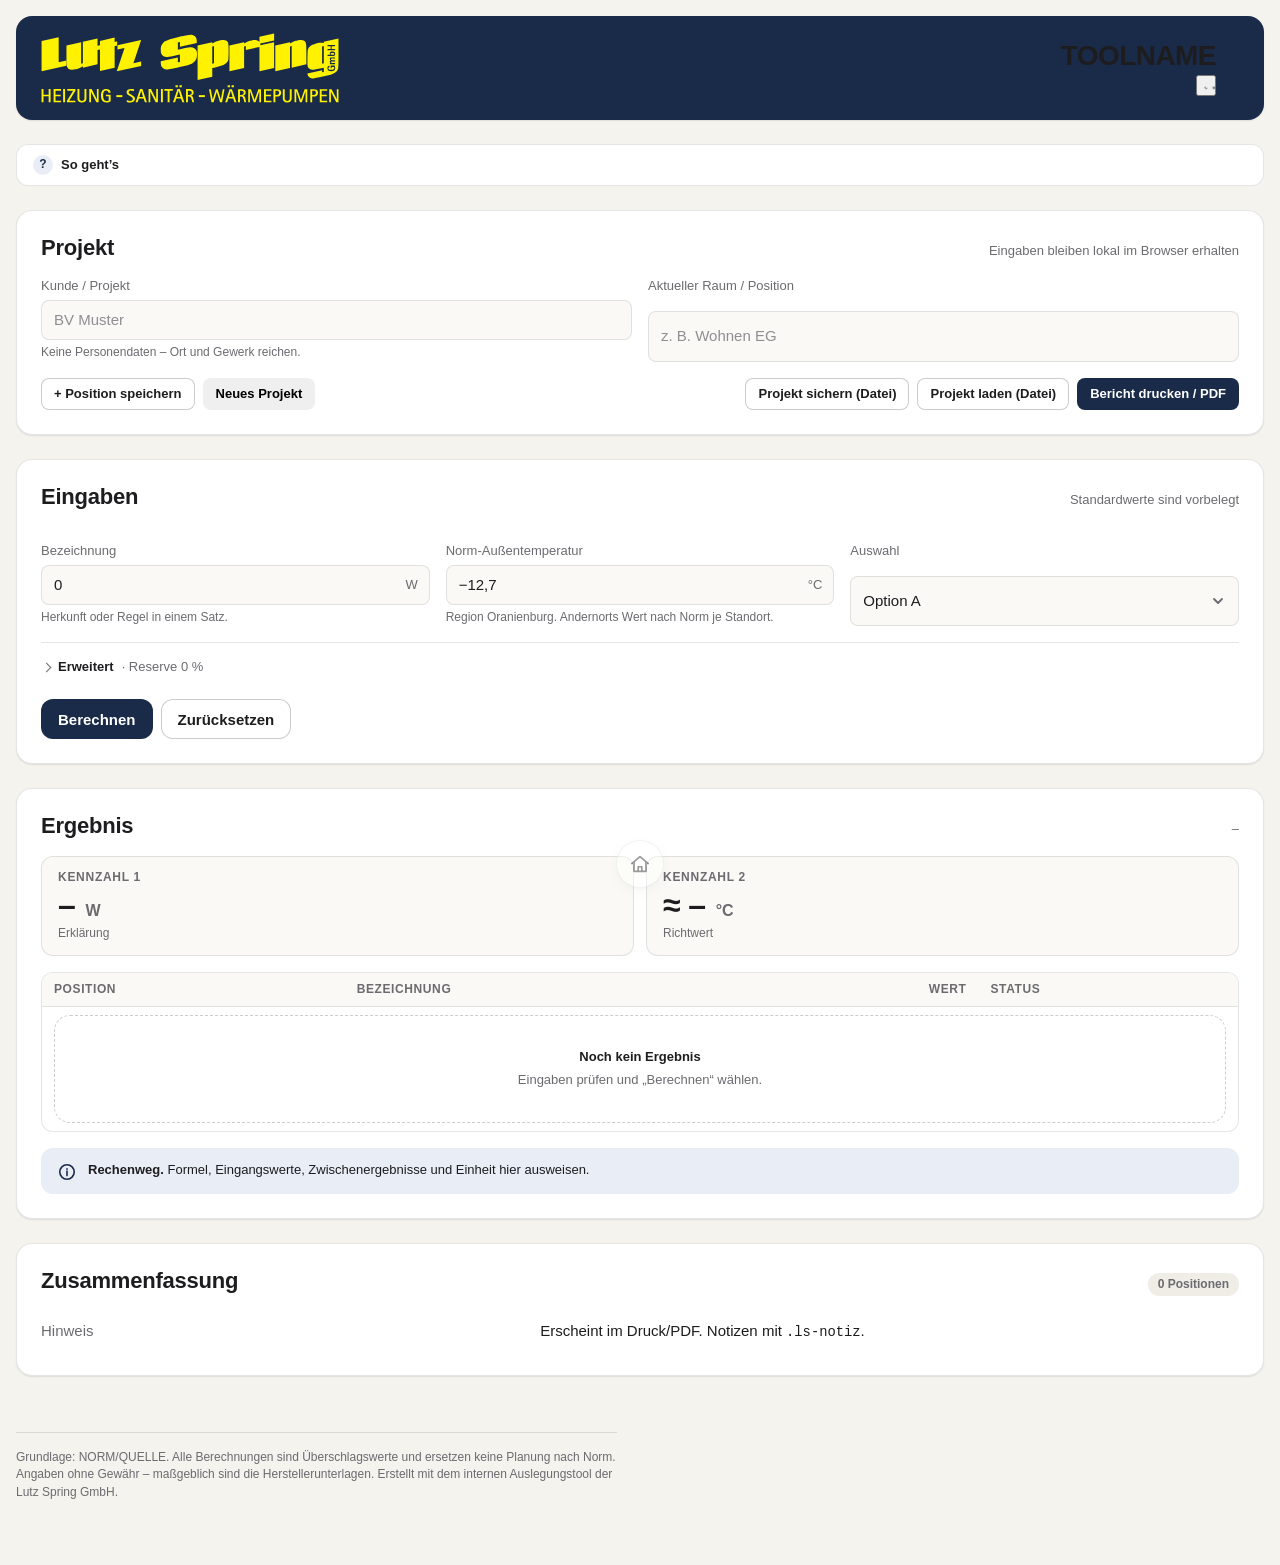
<file: vorlagen/tool-vorlage.html>
<!DOCTYPE html>
<html lang="de">
<head>
<meta charset="utf-8">
<meta name="viewport" content="width=device-width, initial-scale=1, viewport-fit=cover">
<meta name="robots" content="noindex, nofollow">
<meta name="theme-color" content="#1a2b4a">
<link rel="icon" href="assets/icons/favicon.svg" type="image/svg+xml">
<link rel="apple-touch-icon" href="assets/icons/apple-touch-icon.png">
<meta name="apple-mobile-web-app-capable" content="yes">
<meta name="apple-mobile-web-app-status-bar-style" content="black-translucent">
<meta name="apple-mobile-web-app-title" content="TOOLNAME">
<!-- Vorlage in den Hauptordner kopieren und umbenennen: klein, ohne Umlaute und Leerzeichen (04_tool-konventionen.md).
     Der Pfad assets/css/design.css stimmt erst vom Hauptordner aus. -->
<title>TOOLNAME · Lutz Spring GmbH</title>
<!-- design.css:start -->
<style>
/* ============================================================
   design.css · Lutz Spring GmbH · Heizung · Sanitär · Wärmepumpen
   Gemeinsames Designsystem für alle internen HTML-Tools.
   Version 2.1 · Stand 2026-10-25
   Einbinden:  Beim Veröffentlichen fügt _build/inline.py diese Datei in jedes
               Tool ein (Marker design.css:start / design.css:end im HTML).
               Ein Tool bleibt so eine einzelne Datei.
   Regeln:     DESIGNREGELN.md · Referenz: styleguide.html
   Keine externen Abhängigkeiten. Systemschrift. Hell + Dunkel.
   ============================================================ */

/* ------------------------------------------------------------
   1 · TOKENS (hell = Standard)
   Alle Farben nur über diese Variablen verwenden.
   ------------------------------------------------------------ */
:root {
  color-scheme: light;

  /* Marke [BESTÄTIGT 03_design-system.md] */
  --ls-navy:        #1a2b4a;
  --ls-navy-2:      #223a63;   /* Hover/aktiv auf Navy */
  --ls-navy-3:      #142238;   /* gedrückt */
  --ls-yellow:      #fff200;   /* Logo-Gelb [BESTÄTIGT 2026-10-25]; nur Logo + Akzent, nie Textfarbe auf hellem Grund */
  --ls-yellow-ink:  #8a6d00;   /* lesbares „Gelb“ als Text auf Weiß (≥ 4,5:1) */

  /* Flächen */
  --ls-bg:          #f4f3ee;   /* Creme, Seitenhintergrund [BESTÄTIGT] */
  --ls-surface:     #ffffff;   /* Karten */
  --ls-surface-2:   #faf9f5;   /* Eingaben, Zebra-Zeilen, Tabellenköpfe */
  --ls-surface-3:   #efede6;   /* gedrückt / ausgewählt */
  --ls-line:        rgba(0, 0, 0, 0.10);
  --ls-line-strong: rgba(0, 0, 0, 0.20);

  /* Text */
  --ls-text:        #1d1d1f;
  --ls-text-2:      #6b6b70;   /* Sekundär, Labels (4,8:1 auf Creme) */
  --ls-text-3:      #8e8e93;   /* nur Platzhalter, deaktiviert */
  --ls-on-navy:     #ffffff;

  /* Interaktion */
  --ls-primary:     var(--ls-navy);
  --ls-primary-hover: var(--ls-navy-2);
  --ls-primary-active: var(--ls-navy-3);
  --ls-on-primary:  #ffffff;
  --ls-link:        var(--ls-navy);
  --ls-focus:       var(--ls-navy);
  --ls-focus-ring:  rgba(26, 43, 74, 0.25);
  --ls-selection:   rgba(255, 242, 0, 0.45);

  /* Zustände (semantisch, nicht Akzent) */
  --ls-ok:          #1a7a36;  --ls-ok-bg:     #e3f3e7;
  --ls-warn:        #b25000;  --ls-warn-bg:   #fdebdd;
  --ls-danger:      #d70015;  --ls-danger-bg: #fde4e6;
  --ls-info:        #1a2b4a;  --ls-info-bg:   #e8edf6;

  /* Diagramme: Reihenfarben mit fester Bedeutung (Wärmepumpe = Navy, Bestand Gas/Öl = Grau, Strom/PV = Gelb-Ocker, Vergleich = Stahlblau) */
  --ls-chart-wp:    #1a2b4a;
  --ls-chart-alt:   #8e8e93;
  --ls-chart-pv:    #c9a800;
  --ls-chart-2:     #4f75b8;
  --ls-chart-grid:  rgba(0, 0, 0, 0.08);
  --ls-chart-text:  #6b6b70;

  /* Schatten (Tiefe sparsam) */
  --ls-shadow-1: 0 1px 2px rgba(20, 30, 50, 0.06), 0 1px 1px rgba(20, 30, 50, 0.04);
  --ls-shadow-2: 0 4px 16px rgba(20, 30, 50, 0.08), 0 1px 2px rgba(20, 30, 50, 0.05);

  /* Schrift: Systemschrift wie auf iPad und Mac [BESTÄTIGT: keine externen Abhängigkeiten] */
  --ls-font: -apple-system, BlinkMacSystemFont, "SF Pro Text", "Segoe UI", Roboto, "Helvetica Neue", Arial, sans-serif;
  --ls-font-mono: ui-monospace, "SF Mono", Menlo, Consolas, "Liberation Mono", monospace;
  --ls-fs-xs: 0.75rem;    /* 12 · Fußnoten */
  --ls-fs-sm: 0.8125rem;  /* 13 · Labels, Tabellen dicht */
  --ls-fs-md: 0.9375rem;  /* 15 · Fließtext, Eingaben */
  --ls-fs-lg: 1.0625rem;  /* 17 · Kartentitel */
  --ls-fs-xl: 1.375rem;   /* 22 · Abschnitt */
  --ls-fs-2xl: 1.75rem;   /* 28 · Seitentitel */
  --ls-fs-kpi: 2rem;      /* 32 · Kennzahl */
  --ls-lh: 1.45;

  /* Abstände: 8-px-Raster */
  --ls-s1: 4px; --ls-s2: 8px; --ls-s3: 12px; --ls-s4: 16px;
  --ls-s5: 24px; --ls-s6: 32px; --ls-s7: 48px; --ls-s8: 64px;

  /* Radien */
  --ls-r-sm: 8px; --ls-r-md: 12px; --ls-r-lg: 16px; --ls-r-pill: 999px;

  /* Maße */
  --ls-max: 1400px;           /* [BESTÄTIGT] */
  --ls-control-h: 40px;       /* Höhe Eingaben/Buttons (Maus) */
  --ls-touch-h: 44px;         /* Höhe auf Touch (iPad) */
  --ls-gutter: 16px;
}

/* Dunkel: folgt dem System, solange kein data-theme gesetzt ist */
@media (prefers-color-scheme: dark) {
  :root:not([data-theme="light"]) {
    color-scheme: dark;
    --ls-navy:        #16233d;
    --ls-navy-2:      #1d2f52;
    --ls-navy-3:      #111b30;
    --ls-yellow-ink:  #fff200;
    --ls-bg:          #141416;
    --ls-surface:     #1e1e20;
    --ls-surface-2:   #27272a;
    --ls-surface-3:   #313134;
    --ls-line:        rgba(255, 255, 255, 0.11);
    --ls-line-strong: rgba(255, 255, 255, 0.22);
    --ls-text:        #f5f5f7;
    --ls-text-2:      #a1a1a6;
    --ls-text-3:      #7c7c82;
    --ls-primary:     #4f75b8;
    --ls-primary-hover: #5d83c6;
    --ls-primary-active: #43669f;
    --ls-link:        #8fb3f0;
    --ls-focus:       #8fb3f0;
    --ls-focus-ring:  rgba(143, 179, 240, 0.30);
    --ls-selection:   rgba(255, 242, 0, 0.30);
    --ls-ok:     #30d158; --ls-ok-bg:     rgba(48, 209, 88, 0.14);
    --ls-warn:   #ff9f0a; --ls-warn-bg:   rgba(255, 159, 10, 0.14);
    --ls-danger: #ff453a; --ls-danger-bg: rgba(255, 69, 58, 0.14);
    --ls-info:   #8fb3f0; --ls-info-bg:   rgba(143, 179, 240, 0.14);
    --ls-chart-wp: #8fb3f0; --ls-chart-alt: #7c7c82; --ls-chart-pv: #e6c800; --ls-chart-2: #4f75b8; --ls-chart-grid: rgba(255,255,255,0.09); --ls-chart-text: #a1a1a6;
    --ls-shadow-1: 0 1px 2px rgba(0, 0, 0, 0.4);
    --ls-shadow-2: 0 6px 20px rgba(0, 0, 0, 0.45);
  }
}
/* Dunkel: ausdrücklich gewählt (Schalter im Tool) – gleiche Werte */
:root[data-theme="dark"] {
  color-scheme: dark;
  --ls-navy:        #16233d;
  --ls-navy-2:      #1d2f52;
  --ls-navy-3:      #111b30;
  --ls-yellow-ink:  #fff200;
  --ls-bg:          #141416;
  --ls-surface:     #1e1e20;
  --ls-surface-2:   #27272a;
  --ls-surface-3:   #313134;
  --ls-line:        rgba(255, 255, 255, 0.11);
  --ls-line-strong: rgba(255, 255, 255, 0.22);
  --ls-text:        #f5f5f7;
  --ls-text-2:      #a1a1a6;
  --ls-text-3:      #7c7c82;
  --ls-primary:     #4f75b8;
  --ls-primary-hover: #5d83c6;
  --ls-primary-active: #43669f;
  --ls-link:        #8fb3f0;
  --ls-focus:       #8fb3f0;
  --ls-focus-ring:  rgba(143, 179, 240, 0.30);
  --ls-selection:   rgba(255, 242, 0, 0.30);
  --ls-ok:     #30d158; --ls-ok-bg:     rgba(48, 209, 88, 0.14);
  --ls-warn:   #ff9f0a; --ls-warn-bg:   rgba(255, 159, 10, 0.14);
  --ls-danger: #ff453a; --ls-danger-bg: rgba(255, 69, 58, 0.14);
  --ls-info:   #8fb3f0; --ls-info-bg:   rgba(143, 179, 240, 0.14);
  --ls-chart-wp: #8fb3f0; --ls-chart-alt: #7c7c82; --ls-chart-pv: #e6c800; --ls-chart-2: #4f75b8; --ls-chart-grid: rgba(255,255,255,0.09); --ls-chart-text: #a1a1a6;
  --ls-shadow-1: 0 1px 2px rgba(0, 0, 0, 0.4);
  --ls-shadow-2: 0 6px 20px rgba(0, 0, 0, 0.45);
}

/* ------------------------------------------------------------
   2 · BASIS
   ------------------------------------------------------------ */
*, *::before, *::after { box-sizing: border-box; }
html { -webkit-text-size-adjust: 100%; height: 100%; }
body {
  margin: 0;
  min-height: 100%;
  background: var(--ls-bg);
  color: var(--ls-text);
  font: var(--ls-fs-md) / var(--ls-lh) var(--ls-font);
  -webkit-font-smoothing: antialiased;
  padding-block: calc(var(--ls-s4) + env(safe-area-inset-top, 0px)) calc(var(--ls-s8) + env(safe-area-inset-bottom, 0px)); /* oben: Statusleiste der Homescreen-App; unten: Haus-Icon */
  padding-left:  max(var(--ls-gutter), env(safe-area-inset-left, 0px));
  padding-right: max(var(--ls-gutter), env(safe-area-inset-right, 0px));
}
::selection { background: var(--ls-selection); }
img, svg, canvas { max-width: 100%; height: auto; }
[hidden] { display: none !important; }
a { color: var(--ls-link); text-decoration: underline; text-underline-offset: 2px; text-decoration-thickness: 1px; }
a:hover { text-decoration-thickness: 2px; }
hr { border: 0; border-top: 1px solid var(--ls-line); margin: var(--ls-s5) 0; }
code, kbd, .ls-mono { font-family: var(--ls-font-mono); font-size: 0.92em; }
small, .ls-small { font-size: var(--ls-fs-sm); }
sub, sup { line-height: 0; }

h1, h2, h3, h4 { margin: 0; color: var(--ls-text); font-weight: 600; letter-spacing: -0.01em; text-wrap: balance; hyphens: auto; -webkit-hyphens: auto; }
h1 { font-size: var(--ls-fs-2xl); line-height: 1.15; letter-spacing: -0.02em; }
h2 { font-size: var(--ls-fs-xl);  line-height: 1.2; }
h3 { font-size: var(--ls-fs-lg);  line-height: 1.3; }
h4 { font-size: var(--ls-fs-md);  line-height: 1.35; }
p  { margin: 0; }
p + p { margin-top: var(--ls-s3); }
.ls-prose { max-width: 70ch; }
.ls-prose p + p { margin-top: var(--ls-s3); }

/* Fokus: immer sichtbar, Tastatur und Touch */
:focus { outline: none; }
:focus-visible { outline: 2px solid var(--ls-focus); outline-offset: 2px; border-radius: var(--ls-r-sm); }

/* Reduzierte Bewegung respektieren */
@media (prefers-reduced-motion: reduce) {
  *, *::before, *::after { animation: none !important; transition: none !important; scroll-behavior: auto !important; }
}

/* ------------------------------------------------------------
   3 · LAYOUT
   ------------------------------------------------------------ */
.ls-container { max-width: var(--ls-max); margin-inline: auto; width: 100%; min-width: 0; }
.ls-stack  { display: grid; gap: var(--ls-s4); }
/* Grid-Kinder dürfen nie breiter werden als ihr Platz (Tabellen/Code scrollen im eigenen Rahmen) */
.ls-container > *, .ls-stack > *, .ls-form > *, .ls-fields > *, .ls-card > * { min-width: 0; }
.ls-stack--tight { gap: var(--ls-s2); }
.ls-stack--loose { gap: var(--ls-s5); }
.ls-row    { display: flex; flex-wrap: wrap; align-items: center; gap: var(--ls-s2) var(--ls-s3); }
.ls-row--between { justify-content: space-between; }
.ls-row--end { justify-content: flex-end; }
.ls-grow { flex: 1 1 auto; min-width: 0; }
.ls-section { margin-top: var(--ls-s6); }
.ls-section > h2 { margin-bottom: var(--ls-s4); }

/* Karten-Raster [BESTÄTIGT: minmax(250px,1fr), einspaltig < 700 px] */
.ls-grid { display: grid; grid-template-columns: repeat(auto-fit, minmax(250px, 1fr)); gap: var(--ls-s4); }
.ls-grid--2 { grid-template-columns: repeat(auto-fit, minmax(min(100%, 340px), 1fr)); }
.ls-grid--3 { grid-template-columns: repeat(auto-fit, minmax(min(100%, 280px), 1fr)); }
.ls-grid > * { min-width: 0; }
@media (max-width: 699.98px) { .ls-grid, .ls-grid--2, .ls-grid--3 { grid-template-columns: 1fr; } }

/* ------------------------------------------------------------
   4 · KOPF (Navy-Balken mit runden Ecken [BESTÄTIGT]) + FUSS
   ------------------------------------------------------------ */
.ls-header {
  background: var(--ls-navy);
  color: var(--ls-on-navy);
  border-radius: var(--ls-r-lg);
  padding: var(--ls-s4) var(--ls-s5);
  display: grid;
  grid-template-columns: auto 1fr auto;
  align-items: center;
  gap: var(--ls-s3) var(--ls-s5);
  box-shadow: var(--ls-shadow-1);
}
.ls-header__brand { display: grid; gap: 2px; }
/* Logo Variante B (Wortmarke mit Slogan) als Inline-SVG; Farbe über currentColor. Mindestens 280 px breit, sonst ist der Slogan im Logo unlesbar. */
.ls-header__logo { display: block; width: min(300px, 100%); height: auto; color: var(--ls-yellow); }
.ls-header__logo--navy { color: var(--ls-navy); } /* Ausnahme: Logo ohne Navy-Hintergrund (Fuß, helle Fläche) */
.ls-header__slogan { font-size: var(--ls-fs-sm); color: var(--ls-yellow); letter-spacing: 0.02em; }
.ls-header__title { display: grid; gap: 2px; min-width: 0; }
.ls-header__title h1 { color: var(--ls-on-navy); font-size: var(--ls-fs-xl); }
.ls-header__sub { font-size: var(--ls-fs-sm); color: rgba(255,255,255,0.75); }
.ls-header__meta { display: grid; gap: 2px; justify-items: end; text-align: right; font-size: var(--ls-fs-sm); color: rgba(255,255,255,0.85); white-space: nowrap; }
.ls-header__meta b { color: var(--ls-on-navy); font-weight: 600; }
.ls-header a { color: var(--ls-on-navy); }
.ls-header .ls-btn--ghost { color: var(--ls-on-navy); border-color: rgba(255,255,255,0.35); }
.ls-header .ls-btn--ghost:hover { background: rgba(255,255,255,0.1); }
@media (max-width: 699.98px) {
  .ls-header { grid-template-columns: 1fr; padding: var(--ls-s4); }
  .ls-header__meta { justify-items: start; text-align: left; white-space: normal; }
}
/* Text-Wortmarke, falls (noch) kein Logo eingebettet ist */
.ls-wordmark { font-weight: 800; font-size: 1.375rem; letter-spacing: -0.02em; color: var(--ls-yellow); line-height: 1; }
.ls-wordmark small { display: block; font-weight: 600; font-size: 0.75rem; color: var(--ls-on-navy); letter-spacing: 0.08em; margin-top: 2px; }

.ls-footer { margin-top: var(--ls-s6); padding-top: var(--ls-s4); border-top: 1px solid var(--ls-line); font-size: var(--ls-fs-xs); color: var(--ls-text-2); max-width: 90ch; }

/* Haus-Icon: Rücklink zur Startseite [BESTÄTIGT: 48×48, unten mittig, Deckkraft 0,45 / 1 / 0,3, im Druck aus] */
.ls-home {
  position: fixed; left: 50%; bottom: calc(var(--ls-s3) + env(safe-area-inset-bottom, 0px));
  transform: translateX(-50%);
  width: 48px; height: 48px; border-radius: var(--ls-r-pill);
  display: grid; place-items: center;
  background: var(--ls-surface); color: var(--ls-text); border: 1px solid var(--ls-line);
  box-shadow: var(--ls-shadow-2); opacity: 0.45; transition: opacity .15s ease; z-index: 50;
}
.ls-home:hover, .ls-home:focus-visible { opacity: 1; }
.ls-home:active { opacity: 0.3; }
.ls-home svg { width: 22px; height: 22px; }

/* ------------------------------------------------------------
   5 · KARTEN
   ------------------------------------------------------------ */
.ls-card {
  background: var(--ls-surface);
  border: 1px solid var(--ls-line);
  border-radius: var(--ls-r-lg);
  padding: var(--ls-s5);
  box-shadow: var(--ls-shadow-1);
  min-width: 0;
}
.ls-card--tight { padding: var(--ls-s4); }
.ls-card--flat { box-shadow: none; }
.ls-card__head { display: flex; align-items: baseline; justify-content: space-between; gap: var(--ls-s3); margin-bottom: var(--ls-s4); flex-wrap: wrap; }
.ls-card__head h2, .ls-card__head h3 { margin: 0; }
.ls-card__sub { font-size: var(--ls-fs-sm); color: var(--ls-text-2); }
/* Abstand zwischen Karten kommt vom Eltern-Raster (.ls-stack / .ls-grid), nicht von Margins */

/* Nummerierte Blockkarten (Schritte einer Auslegung) – nur bei echter Reihenfolge */
.ls-steps { counter-reset: ls-step; display: grid; gap: var(--ls-s4); }
.ls-steps > .ls-card { counter-increment: ls-step; position: relative; padding-left: calc(var(--ls-s5) + 40px); }
.ls-steps > .ls-card::before {
  content: counter(ls-step); position: absolute; left: var(--ls-s4); top: var(--ls-s5);
  width: 28px; height: 28px; border-radius: var(--ls-r-pill);
  background: var(--ls-navy); color: var(--ls-on-navy); font-weight: 700; font-size: var(--ls-fs-sm);
  display: grid; place-items: center;
}

/* Empfehlungskarte: Navy mit gelben Kennwerten (z. B. Kostenvergleich) */
.ls-card--navy { background: var(--ls-navy); color: var(--ls-on-navy); border-color: transparent; }
.ls-card--navy h2, .ls-card--navy h3, .ls-card--navy .ls-kpi__value { color: var(--ls-on-navy); }
.ls-card--navy .ls-kpi__value, .ls-card--navy .ls-accent { color: var(--ls-yellow); }
.ls-card--navy .ls-kpi__label, .ls-card--navy .ls-muted { color: rgba(255,255,255,0.75); }
.ls-card--navy .ls-btn--primary { background: var(--ls-yellow); color: #1d1d1f; }
.ls-card--navy .ls-btn--primary:hover { background: #fff566; }

/* ------------------------------------------------------------
   6 · FORMULARE
   ------------------------------------------------------------ */
.ls-form { display: grid; gap: var(--ls-s4); }
.ls-fields { display: grid; grid-template-columns: repeat(auto-fit, minmax(min(100%, 200px), 1fr)); gap: var(--ls-s3) var(--ls-s4); }
.ls-field { display: grid; gap: var(--ls-s1); min-width: 0; }
.ls-field--span { grid-column: 1 / -1; }
.ls-label { font-size: var(--ls-fs-sm); color: var(--ls-text-2); font-weight: 500; display: flex; gap: var(--ls-s1); align-items: baseline; }
.ls-label abbr { text-decoration: none; }
.ls-hint { font-size: var(--ls-fs-xs); color: var(--ls-text-2); }
.ls-error { font-size: var(--ls-fs-xs); color: var(--ls-danger); font-weight: 500; }

.ls-input, .ls-select, .ls-textarea {
  width: 100%; min-height: var(--ls-control-h);
  padding: 0 var(--ls-s3);
  font: inherit; color: var(--ls-text);
  background: var(--ls-surface-2);
  border: 1px solid var(--ls-line); border-radius: var(--ls-r-sm);
  transition: border-color .12s ease, box-shadow .12s ease, background .12s ease;
  font-variant-numeric: tabular-nums;
}
.ls-textarea { min-height: calc(var(--ls-control-h) * 2.2); padding: var(--ls-s2) var(--ls-s3); resize: vertical; line-height: var(--ls-lh); }
.ls-input::placeholder, .ls-textarea::placeholder { color: var(--ls-text-3); }
.ls-input:hover, .ls-select:hover, .ls-textarea:hover { border-color: var(--ls-line-strong); }
.ls-input:focus, .ls-select:focus, .ls-textarea:focus { outline: none; border-color: var(--ls-focus); box-shadow: 0 0 0 3px var(--ls-focus-ring); background: var(--ls-surface); }
.ls-input[aria-invalid="true"], .ls-select[aria-invalid="true"] { border-color: var(--ls-danger); }
.ls-input[aria-invalid="true"]:focus { box-shadow: 0 0 0 3px var(--ls-danger-bg); }
.ls-input:disabled, .ls-select:disabled, .ls-textarea:disabled { color: var(--ls-text-3); background: var(--ls-surface-3); cursor: not-allowed; }
.ls-input[readonly] { background: var(--ls-surface-3); }
.ls-input[type="number"] { -moz-appearance: textfield; appearance: textfield; }
.ls-input::-webkit-outer-spin-button, .ls-input::-webkit-inner-spin-button { -webkit-appearance: none; margin: 0; }
.ls-select {
  appearance: none; -webkit-appearance: none; padding-right: 36px; cursor: pointer;
  background-image: url("data:image/svg+xml;utf8,<svg xmlns='http://www.w3.org/2000/svg' width='16' height='16' viewBox='0 0 16 16'><path d='M4 6l4 4 4-4' fill='none' stroke='%236b6b70' stroke-width='1.8' stroke-linecap='round' stroke-linejoin='round'/></svg>");
  background-repeat: no-repeat; background-position: right 12px center;
}

/* Eingabe mit Einheit (Suffix) – Einheit steht am Feld, nie im Wert */
.ls-unit { position: relative; display: grid; }
.ls-unit .ls-input { padding-right: 3.2em; }
.ls-unit > span { position: absolute; right: var(--ls-s3); top: 50%; transform: translateY(-50%); font-size: var(--ls-fs-sm); color: var(--ls-text-2); pointer-events: none; }
.ls-unit--pre .ls-input { padding-left: 2.4em; padding-right: var(--ls-s3); }
.ls-unit--pre > span { right: auto; left: var(--ls-s3); }

/* Auswahlfelder */
.ls-check { display: inline-flex; align-items: center; gap: var(--ls-s2); font-size: var(--ls-fs-md); cursor: pointer; min-height: 32px; }
.ls-check input { width: 20px; height: 20px; margin: 0; accent-color: var(--ls-primary); flex: none; }
.ls-switch { display: inline-flex; align-items: center; gap: var(--ls-s3); cursor: pointer; }
.ls-switch input { position: absolute; opacity: 0; width: 0; height: 0; }
.ls-switch i { width: 44px; height: 26px; border-radius: var(--ls-r-pill); background: var(--ls-line-strong); position: relative; transition: background .15s ease; flex: none; }
.ls-switch i::after { content: ""; position: absolute; top: 3px; left: 3px; width: 20px; height: 20px; border-radius: 50%; background: #fff; box-shadow: 0 1px 3px rgba(0,0,0,.3); transition: transform .15s ease; }
.ls-switch input:checked + i { background: var(--ls-ok); }
.ls-switch input:checked + i::after { transform: translateX(18px); }
.ls-switch input:focus-visible + i { outline: 2px solid var(--ls-focus); outline-offset: 2px; }

/* Segment-Steuerung (Tabs ① ② ③, Umschalter Gas/Öl) */
.ls-seg { display: inline-flex; padding: 3px; gap: 2px; background: var(--ls-surface-3); border-radius: var(--ls-r-md); max-width: 100%; overflow-x: auto; }
.ls-seg > button, .ls-seg > label {
  appearance: none; border: 0; background: transparent; color: var(--ls-text-2);
  font: inherit; font-size: var(--ls-fs-sm); font-weight: 500;
  padding: 0 var(--ls-s3); min-height: 34px; border-radius: calc(var(--ls-r-md) - 3px);
  cursor: pointer; white-space: nowrap; transition: background .12s ease, color .12s ease; display: inline-flex; align-items: center; gap: var(--ls-s1);
}
.ls-seg > [aria-selected="true"], .ls-seg > .is-active, .ls-seg > label:has(input:checked) { background: var(--ls-surface); color: var(--ls-text); box-shadow: var(--ls-shadow-1); font-weight: 600; }
.ls-seg input { position: absolute; opacity: 0; width: 0; height: 0; }
.ls-seg--full { display: flex; }
.ls-seg--full > * { flex: 1 1 0; justify-content: center; }

/* „Erweitert“: selten geänderte Felder eingeklappt, eingestellte Werte als Kurzzeile sichtbar */
.ls-details { border-top: 1px solid var(--ls-line); padding-top: var(--ls-s2); }
.ls-details > summary { cursor: pointer; font-size: var(--ls-fs-sm); font-weight: 600; color: var(--ls-text); list-style: none; display: flex; align-items: center; gap: var(--ls-s2); min-height: 32px; }
.ls-details > summary::-webkit-details-marker { display: none; }
.ls-details > summary::before { content: ""; width: 7px; height: 7px; border-right: 1.8px solid var(--ls-text-2); border-bottom: 1.8px solid var(--ls-text-2); transform: rotate(-45deg); transition: transform .12s ease; flex: none; margin-left: 2px; }
.ls-details[open] > summary::before { transform: rotate(45deg); }
.ls-details > summary .ls-muted { font-weight: 400; }
.ls-details[open] > summary .ls-muted { display: none; }

/* Touch: größere Ziele auf iPad / Handy [BESTÄTIGT 2026-10-25, WCAG 2.2 Zielgröße] */
@media (pointer: coarse) {
  :root { --ls-control-h: var(--ls-touch-h); }
  .ls-seg > button, .ls-seg > label { min-height: 40px; }
  .ls-check { min-height: 44px; }
  .ls-check input { width: 24px; height: 24px; }
}

/* ------------------------------------------------------------
   7 · BUTTONS
   Je Ansicht genau EIN primärer Button (die Hauptaktion).
   ------------------------------------------------------------ */
.ls-btn {
  appearance: none; -webkit-appearance: none;
  display: inline-flex; align-items: center; justify-content: center; gap: var(--ls-s2);
  min-height: var(--ls-control-h); padding: 0 var(--ls-s4);
  font: inherit; font-size: var(--ls-fs-md); font-weight: 600; line-height: 1;
  border-radius: var(--ls-r-md); border: 1px solid transparent;
  cursor: pointer; text-decoration: none; white-space: nowrap;
  transition: background .12s ease, border-color .12s ease, transform .06s ease, box-shadow .12s ease;
  -webkit-tap-highlight-color: transparent;
}
.ls-btn:active { transform: scale(0.98); }
.ls-btn:disabled, .ls-btn[aria-disabled="true"] { opacity: 0.45; cursor: not-allowed; transform: none; }
.ls-btn svg { width: 18px; height: 18px; flex: none; }
.ls-btn--primary { background: var(--ls-primary); color: var(--ls-on-primary); }
.ls-btn--primary:hover { background: var(--ls-primary-hover); }
.ls-btn--primary:active { background: var(--ls-primary-active); }
.ls-btn--secondary { background: var(--ls-surface); color: var(--ls-text); border-color: var(--ls-line-strong); }
.ls-btn--secondary:hover { background: var(--ls-surface-2); }
.ls-btn--ghost { background: transparent; color: var(--ls-link); border-color: transparent; }
.ls-btn--ghost:hover { background: var(--ls-surface-3); }
.ls-btn--danger { background: var(--ls-surface); color: var(--ls-danger); border-color: var(--ls-danger); }
.ls-btn--danger:hover { background: var(--ls-danger-bg); }
.ls-btn--sm { min-height: 32px; padding: 0 var(--ls-s3); font-size: var(--ls-fs-sm); border-radius: var(--ls-r-sm); }
.ls-btn--lg { min-height: 48px; padding: 0 var(--ls-s5); font-size: var(--ls-fs-lg); }
.ls-btn--block { width: 100%; }
.ls-btn--icon { padding: 0; width: var(--ls-control-h); }
.ls-toolbar { display: flex; flex-wrap: wrap; gap: var(--ls-s2); align-items: center; }
.ls-toolbar__spacer { flex: 1 1 auto; }
@media (max-width: 480px) { .ls-toolbar--stack .ls-btn { flex: 1 1 100%; } }

/* ------------------------------------------------------------
   8 · ERGEBNISSE: Kennzahlen, Tabellen, Listen
   ------------------------------------------------------------ */
.ls-num, .ls-table td.ls-num, .ls-kpi__value { font-variant-numeric: tabular-nums; }
.ls-kpis { display: grid; grid-template-columns: repeat(auto-fit, minmax(min(100%, 160px), 1fr)); gap: var(--ls-s3); }
.ls-kpi { display: grid; gap: 2px; padding: var(--ls-s3) var(--ls-s4); background: var(--ls-surface-2); border-radius: var(--ls-r-md); border: 1px solid var(--ls-line); min-width: 0; }
.ls-kpi__label { font-size: var(--ls-fs-xs); color: var(--ls-text-2); text-transform: uppercase; letter-spacing: 0.06em; font-weight: 600; }
.ls-kpi__value { font-size: var(--ls-fs-kpi); font-weight: 700; letter-spacing: -0.02em; line-height: 1.1; color: var(--ls-text); }
.ls-kpi__value small { font-size: 0.5em; font-weight: 600; color: var(--ls-text-2); margin-left: 2px; letter-spacing: 0; }
.ls-kpi__note { font-size: var(--ls-fs-xs); color: var(--ls-text-2); }
.ls-kpi--ok .ls-kpi__value { color: var(--ls-ok); }
.ls-kpi--warn .ls-kpi__value { color: var(--ls-warn); }
.ls-kpi--danger .ls-kpi__value { color: var(--ls-danger); }

/* Label/Wert-Liste (Bericht) */
.ls-dl { display: grid; grid-template-columns: minmax(140px, 1fr) minmax(0, 1.4fr); margin: 0; font-size: var(--ls-fs-md); }
.ls-dl > dt, .ls-dl > dd { margin: 0; padding: var(--ls-s2) 0; border-top: 1px solid var(--ls-line); min-width: 0; }
.ls-dl > dt { color: var(--ls-text-2); padding-right: var(--ls-s3); }
.ls-dl > dd { font-weight: 500; }
.ls-dl > dt:first-of-type, .ls-dl > dd:first-of-type { border-top: 0; }
.ls-dl > dt.ls-dl__strong, .ls-dl > dd.ls-dl__strong { font-weight: 700; color: var(--ls-text); }

/* Tabellen: dicht, Zahlen rechts, Kopf fixiert, breite Tabellen scrollen im Rahmen */
.ls-table-wrap { overflow-x: auto; -webkit-overflow-scrolling: touch; border: 1px solid var(--ls-line); border-radius: var(--ls-r-md); background: var(--ls-surface); }
.ls-table { width: 100%; border-collapse: separate; border-spacing: 0; font-size: var(--ls-fs-sm); }
.ls-table th, .ls-table td { padding: var(--ls-s2) var(--ls-s3); text-align: left; vertical-align: top; border-bottom: 1px solid var(--ls-line); }
.ls-table th { position: sticky; top: 0; z-index: 1; background: var(--ls-surface-2); color: var(--ls-text-2); font-weight: 600; font-size: var(--ls-fs-xs); text-transform: uppercase; letter-spacing: 0.05em; white-space: nowrap; }
.ls-table tbody tr:last-child td { border-bottom: 0; }
.ls-table tbody tr:hover td { background: var(--ls-surface-2); }
.ls-table .ls-num, .ls-table th.ls-num { text-align: right; }
.ls-table tr.is-selected td { background: var(--ls-info-bg); }
.ls-table tr.is-selected td:first-child { box-shadow: inset 3px 0 0 var(--ls-primary); }
.ls-table tr[role="button"], .ls-table tr.is-clickable { cursor: pointer; }
.ls-table tfoot td { font-weight: 600; background: var(--ls-surface-2); border-top: 1px solid var(--ls-line-strong); }
.ls-table--compact th, .ls-table--compact td { padding: var(--ls-s1) var(--ls-s2); }

/* Ergebnis-Zeilenliste (Alternative zur Tabelle auf schmalen Schirmen) */
.ls-list { display: grid; }
.ls-list__item { display: flex; align-items: center; gap: var(--ls-s3); padding: var(--ls-s3) 0; border-top: 1px solid var(--ls-line); }
.ls-list__item:first-child { border-top: 0; }
.ls-list__main { flex: 1 1 auto; min-width: 0; }
.ls-list__main b { display: block; font-weight: 600; }
.ls-list__main span { display: block; font-size: var(--ls-fs-sm); color: var(--ls-text-2); overflow-wrap: anywhere; }

/* ------------------------------------------------------------
   9 · STATUS: Badges, Hinweise, Leerzustände
   ------------------------------------------------------------ */
.ls-badge { display: inline-flex; align-items: center; gap: 4px; padding: 2px 10px; border-radius: var(--ls-r-pill); font-size: var(--ls-fs-xs); font-weight: 600; white-space: nowrap; background: var(--ls-surface-3); color: var(--ls-text-2); line-height: 1.6; }
.ls-badge--ok { background: var(--ls-ok-bg); color: var(--ls-ok); }
.ls-badge--warn { background: var(--ls-warn-bg); color: var(--ls-warn); }
.ls-badge--danger { background: var(--ls-danger-bg); color: var(--ls-danger); }
.ls-badge--info { background: var(--ls-info-bg); color: var(--ls-info); }
.ls-badge--navy { background: var(--ls-navy); color: var(--ls-on-navy); }
.ls-badge--yellow { background: var(--ls-yellow); color: #1d1d1f; }

.ls-note { display: grid; grid-template-columns: auto 1fr; gap: var(--ls-s3); padding: var(--ls-s3) var(--ls-s4); border-radius: var(--ls-r-md); border: 1px solid var(--ls-line); background: var(--ls-surface-2); font-size: var(--ls-fs-sm); }
.ls-note > svg, .ls-note > .ls-note__icon { width: 18px; height: 18px; margin-top: 2px; flex: none; }
.ls-note b { font-weight: 600; }
.ls-note--info   { background: var(--ls-info-bg);   border-color: transparent; color: var(--ls-text); }
.ls-note--ok     { background: var(--ls-ok-bg);     border-color: transparent; }
.ls-note--warn   { background: var(--ls-warn-bg);   border-color: transparent; }
.ls-note--danger { background: var(--ls-danger-bg); border-color: transparent; }
.ls-note--info .ls-note__icon { color: var(--ls-info); }
.ls-note--ok .ls-note__icon { color: var(--ls-ok); }
.ls-note--warn .ls-note__icon { color: var(--ls-warn); }
.ls-note--danger .ls-note__icon { color: var(--ls-danger); }
.ls-note--plain { grid-template-columns: 1fr; }

/* Notizfeld im Bericht (gelb hinterlegt, wie bisher) */
.ls-notiz { padding: var(--ls-s3) var(--ls-s4); border-radius: var(--ls-r-md); background: rgba(255, 242, 0, 0.16); border: 1px solid rgba(255, 242, 0, 0.5); font-size: var(--ls-fs-sm); }
.ls-notiz b { color: var(--ls-yellow-ink); letter-spacing: 0.04em; font-size: var(--ls-fs-xs); }

.ls-empty { text-align: center; padding: var(--ls-s6) var(--ls-s4); color: var(--ls-text-2); border: 1px dashed var(--ls-line-strong); border-radius: var(--ls-r-lg); }
.ls-empty b { display: block; color: var(--ls-text); font-weight: 600; margin-bottom: var(--ls-s1); }

/* Statuszeile oben (z. B. „Lagerbestand geladen: 14 Positionen · Stand …“) */
.ls-status { display: flex; align-items: center; gap: var(--ls-s2); font-size: var(--ls-fs-sm); color: var(--ls-text-2); padding: var(--ls-s2) var(--ls-s3); border-radius: var(--ls-r-sm); background: var(--ls-surface); border: 1px solid var(--ls-line); }
.ls-status__dot { width: 8px; height: 8px; border-radius: 50%; background: var(--ls-text-3); flex: none; }
.ls-status--ok .ls-status__dot { background: var(--ls-ok); }
.ls-status--warn .ls-status__dot { background: var(--ls-warn); }

/* Fortschritt / Deckung */
.ls-meter { height: 6px; border-radius: var(--ls-r-pill); background: var(--ls-surface-3); overflow: hidden; }
.ls-meter > i { display: block; height: 100%; background: var(--ls-primary); border-radius: inherit; }
.ls-meter--ok > i { background: var(--ls-ok); }
.ls-meter--warn > i { background: var(--ls-warn); }
.ls-meter--danger > i { background: var(--ls-danger); }

/* Lade-Skelett */
@keyframes ls-pulse { 50% { opacity: .45; } }
.ls-skeleton { background: var(--ls-surface-3); border-radius: var(--ls-r-sm); min-height: 1em; animation: ls-pulse 1.4s ease-in-out infinite; }


/* ------------------------------------------------------------
   10 · WEITERE BAUSTEINE (2.1)
   ------------------------------------------------------------ */

/* 10.1 Startseiten-Kacheln (index.html): Bild 16:9, Titel, ein Satz, „Öffnen“ */
.ls-tiles { display: grid; grid-template-columns: repeat(auto-fit, minmax(min(100%, 280px), 1fr)); gap: var(--ls-s4); }
.ls-tile { display: grid; grid-template-rows: auto 1fr; background: var(--ls-surface); border: 1px solid var(--ls-line); border-radius: var(--ls-r-lg); overflow: hidden; box-shadow: var(--ls-shadow-1); color: inherit; text-decoration: none; transition: transform .12s ease, box-shadow .12s ease; min-width: 0; }
.ls-tile:hover { transform: translateY(-2px); box-shadow: var(--ls-shadow-2); text-decoration: none; }
.ls-tile:active { transform: none; }
.ls-tile__img { aspect-ratio: 16 / 9; width: 100%; object-fit: cover; background: var(--ls-surface-3); display: block; }
.ls-tile__img--placeholder { display: grid; place-items: center; color: var(--ls-text-3); font-size: var(--ls-fs-sm); }
.ls-tile__body { padding: var(--ls-s4); display: grid; gap: var(--ls-s1); align-content: start; }
.ls-tile__title { font-size: var(--ls-fs-lg); font-weight: 600; letter-spacing: -0.01em; }
.ls-tile__text { font-size: var(--ls-fs-sm); color: var(--ls-text-2); }
.ls-tile__cta { margin-top: var(--ls-s2); font-size: var(--ls-fs-sm); font-weight: 600; color: var(--ls-link); display: inline-flex; align-items: center; gap: 4px; }
.ls-tile__cta::after { content: "›"; font-size: 1.1em; }

/* 10.2 Gespeicherte Einträge (Räume, Positionen) mit Aktionen */
.ls-items { display: grid; gap: var(--ls-s2); }
.ls-item { display: grid; grid-template-columns: auto 1fr auto; align-items: center; gap: var(--ls-s3); padding: var(--ls-s2) var(--ls-s3); background: var(--ls-surface-2); border: 1px solid var(--ls-line); border-radius: var(--ls-r-md); min-width: 0; }
.ls-item__no { width: 26px; height: 26px; border-radius: var(--ls-r-pill); background: var(--ls-navy); color: var(--ls-on-navy); font-size: var(--ls-fs-xs); font-weight: 700; display: grid; place-items: center; }
.ls-item__main { min-width: 0; display: grid; gap: 1px; }
.ls-item__main b { font-weight: 600; overflow: hidden; text-overflow: ellipsis; white-space: nowrap; }
.ls-item__main span { font-size: var(--ls-fs-sm); color: var(--ls-text-2); overflow: hidden; text-overflow: ellipsis; white-space: nowrap; }
.ls-item__actions { display: flex; gap: 2px; }
.ls-item__actions .ls-btn { min-height: 32px; width: 32px; padding: 0; border-radius: var(--ls-r-sm); color: var(--ls-text-2); }
.ls-item__actions .ls-btn:hover { color: var(--ls-text); }
.ls-item__actions .ls-btn--danger { color: var(--ls-danger); border-color: transparent; background: transparent; }
.ls-item.is-active { border-color: var(--ls-primary); box-shadow: 0 0 0 2px var(--ls-focus-ring); background: var(--ls-surface); }
@media (max-width: 480px) { .ls-item { grid-template-columns: auto 1fr; } .ls-item__actions { grid-column: 1 / -1; justify-content: flex-end; } }

/* 10.3 Rückfrage vor Löschen/Verwerfen – inline statt Browser-Dialog */
.ls-confirm { display: flex; flex-wrap: wrap; align-items: center; gap: var(--ls-s2) var(--ls-s3); padding: var(--ls-s3) var(--ls-s4); background: var(--ls-danger-bg); border-radius: var(--ls-r-md); font-size: var(--ls-fs-sm); }
.ls-confirm > b { font-weight: 600; flex: 1 1 auto; }
.ls-confirm .ls-btn { min-height: 32px; }
/* Natives <dialog> für größere Rückfragen oder Datei-Hinweise */
.ls-dialog { border: 0; border-radius: var(--ls-r-lg); padding: 0; max-width: min(92vw, 440px); background: var(--ls-surface); color: var(--ls-text); box-shadow: var(--ls-shadow-2); }
.ls-dialog::backdrop { background: rgba(0, 0, 0, 0.35); backdrop-filter: blur(2px); }
.ls-dialog__body { padding: var(--ls-s5); display: grid; gap: var(--ls-s3); }
.ls-dialog__body h3 { margin: 0; }
.ls-dialog__actions { display: flex; justify-content: flex-end; gap: var(--ls-s2); padding: var(--ls-s3) var(--ls-s5) var(--ls-s4); border-top: 1px solid var(--ls-line); }

/* 10.4 Rückmeldung nach Aktionen (Toast), unten über dem Haus-Icon */
.ls-toasts { position: fixed; left: 50%; bottom: calc(72px + env(safe-area-inset-bottom, 0px)); transform: translateX(-50%); display: grid; gap: var(--ls-s2); z-index: 60; width: max-content; max-width: calc(100vw - 32px); pointer-events: none; }
.ls-toast { padding: var(--ls-s2) var(--ls-s4); border-radius: var(--ls-r-pill); background: var(--ls-text); color: var(--ls-bg); font-size: var(--ls-fs-sm); font-weight: 500; box-shadow: var(--ls-shadow-2); display: flex; align-items: center; gap: var(--ls-s2); animation: ls-toast-in .18s ease; }
.ls-toast--ok::before { content: ""; width: 8px; height: 8px; border-radius: 50%; background: var(--ls-ok); }
.ls-toast--danger::before { content: ""; width: 8px; height: 8px; border-radius: 50%; background: var(--ls-danger); }
@keyframes ls-toast-in { from { opacity: 0; transform: translateY(6px); } }

/* 10.5 Stepper für Stückzahlen (Bestandsaufnahme) */
.ls-stepper { display: inline-grid; grid-template-columns: var(--ls-control-h) 1fr var(--ls-control-h); border: 1px solid var(--ls-line); border-radius: var(--ls-r-sm); overflow: hidden; background: var(--ls-surface-2); min-width: 120px; }
.ls-stepper > button { appearance: none; border: 0; background: transparent; color: var(--ls-text); font: inherit; font-size: 18px; font-weight: 500; cursor: pointer; min-height: var(--ls-control-h); }
.ls-stepper > button:hover { background: var(--ls-surface-3); }
.ls-stepper > button:disabled { color: var(--ls-text-3); cursor: not-allowed; }
.ls-stepper > input { border: 0; border-inline: 1px solid var(--ls-line); background: var(--ls-surface); text-align: center; font: inherit; font-weight: 600; font-variant-numeric: tabular-nums; min-width: 0; color: var(--ls-text); padding: 0; }
.ls-stepper > input:focus { outline: none; box-shadow: inset 0 0 0 2px var(--ls-focus-ring); }

/* 10.6 Datenstand veränderlicher Werte (Fördersätze, Energiepreise, Normwerte) */
.ls-stand { display: inline-flex; align-items: center; gap: var(--ls-s2); padding: 3px 10px 3px 8px; border-radius: var(--ls-r-pill); background: var(--ls-warn-bg); color: var(--ls-warn); font-size: var(--ls-fs-xs); font-weight: 600; }
.ls-stand::before { content: ""; width: 7px; height: 7px; border-radius: 50%; background: currentColor; }
.ls-stand--ok { background: var(--ls-ok-bg); color: var(--ls-ok); }

/* 10.7 „So geht’s“: Anleitung eingeklappt statt Erklärtext */
.ls-help { border: 1px solid var(--ls-line); border-radius: var(--ls-r-md); background: var(--ls-surface); padding: 0 var(--ls-s4); }
.ls-help > summary { cursor: pointer; list-style: none; display: flex; align-items: center; gap: var(--ls-s2); min-height: 40px; font-size: var(--ls-fs-sm); font-weight: 600; }
.ls-help > summary::-webkit-details-marker { display: none; }
.ls-help > summary::before { content: "?"; width: 20px; height: 20px; border-radius: 50%; background: var(--ls-info-bg); color: var(--ls-info); font-size: 12px; font-weight: 700; display: grid; place-items: center; flex: none; }
.ls-help > div { padding: 0 0 var(--ls-s3); font-size: var(--ls-fs-sm); color: var(--ls-text-2); }
.ls-help ol, .ls-help ul { margin: var(--ls-s1) 0 0; padding-left: 18px; }

/* 10.8 Auswahltabellen auf schmalen Schirmen als Karten (data-label am <td>) */
@media (max-width: 699.98px) {
  .ls-table--cards { font-size: var(--ls-fs-md); }
  .ls-table--cards thead { display: none; }
  .ls-table--cards tbody, .ls-table--cards tr, .ls-table--cards td { display: block; }
  .ls-table--cards tr { padding: var(--ls-s3) var(--ls-s3) var(--ls-s2); border-bottom: 1px solid var(--ls-line); }
  .ls-table--cards tr:last-child { border-bottom: 0; }
  .ls-table--cards td { border: 0; padding: 2px 0; display: flex; justify-content: space-between; gap: var(--ls-s3); text-align: left !important; }
  .ls-table--cards td[data-label]::before { content: attr(data-label); color: var(--ls-text-2); font-size: var(--ls-fs-xs); text-transform: uppercase; letter-spacing: .05em; flex: none; padding-top: 2px; }
  .ls-table--cards td.ls-table__title { display: block; font-weight: 600; font-size: var(--ls-fs-md); padding-bottom: var(--ls-s1); }
  .ls-table--cards tr.is-selected td:first-child { box-shadow: none; }
  .ls-table--cards tr.is-selected { background: var(--ls-info-bg); box-shadow: inset 3px 0 0 var(--ls-primary); }
}

/* 10.9 Diagramme: Grundgerüst für SVG/Canvas-Charts in Karten */
.ls-chart { width: 100%; max-width: 100%; height: auto; display: block; }
.ls-chart text { font-family: var(--ls-font); font-size: 11px; fill: var(--ls-chart-text); }
.ls-chart .grid line { stroke: var(--ls-chart-grid); stroke-width: 1; }
.ls-chart .axis line, .ls-chart .axis path { stroke: var(--ls-line-strong); }
.ls-chart .wp { fill: var(--ls-chart-wp); stroke: var(--ls-chart-wp); }
.ls-chart .alt { fill: var(--ls-chart-alt); stroke: var(--ls-chart-alt); }
.ls-chart .pv { fill: var(--ls-chart-pv); stroke: var(--ls-chart-pv); }
.ls-chart .c2 { fill: var(--ls-chart-2); stroke: var(--ls-chart-2); }
.ls-chart .value { font-weight: 600; fill: var(--ls-text); font-variant-numeric: tabular-nums; }
.ls-legend { display: flex; flex-wrap: wrap; gap: var(--ls-s2) var(--ls-s4); font-size: var(--ls-fs-sm); color: var(--ls-text-2); }
.ls-legend i { display: inline-block; width: 12px; height: 12px; border-radius: 3px; margin-right: 6px; vertical-align: -1px; }

/* 10.10 Datei-Hinweis für iPad (Projekt sichern/laden, lager.json) */
.ls-filehint { font-size: var(--ls-fs-xs); color: var(--ls-text-2); }
input[type="file"].ls-file { font: inherit; font-size: var(--ls-fs-sm); }
input[type="file"].ls-file::file-selector-button { font: inherit; font-weight: 600; font-size: var(--ls-fs-sm); border: 1px solid var(--ls-line-strong); background: var(--ls-surface); color: var(--ls-text); border-radius: var(--ls-r-sm); padding: 6px 12px; margin-right: var(--ls-s2); cursor: pointer; }

/* 10.11 Bericht (Druckdokument): Deckkopf, Positionstabelle, Summen, Unterschrift */
.ls-report { display: grid; gap: var(--ls-s4); }
.ls-report__meta { display: grid; grid-template-columns: repeat(auto-fit, minmax(min(100%, 200px), 1fr)); gap: var(--ls-s2) var(--ls-s4); font-size: var(--ls-fs-sm); }
.ls-report__meta div { display: grid; gap: 1px; }
.ls-report__meta span { color: var(--ls-text-2); font-size: var(--ls-fs-xs); text-transform: uppercase; letter-spacing: .05em; }
.ls-report__meta b { font-weight: 600; }
.ls-report__sum td { font-weight: 700; font-size: var(--ls-fs-md); background: var(--ls-surface-2); border-top: 2px solid var(--ls-navy); }
.ls-report__sign { display: grid; grid-template-columns: repeat(auto-fit, minmax(min(100%, 220px), 1fr)); gap: var(--ls-s6); margin-top: var(--ls-s6); font-size: var(--ls-fs-xs); color: var(--ls-text-2); }
.ls-report__sign div { border-top: 1px solid var(--ls-line-strong); padding-top: var(--ls-s1); }
.ls-report__legal { font-size: var(--ls-fs-xs); color: var(--ls-text-2); max-width: 90ch; }

/* ------------------------------------------------------------
   11 · HILFSKLASSEN
   ------------------------------------------------------------ */
.ls-muted { color: var(--ls-text-2); }
.ls-accent { color: var(--ls-yellow-ink); }
.ls-right { text-align: right; }
.ls-center { text-align: center; }
.ls-nowrap { white-space: nowrap; }
.ls-break { overflow-wrap: anywhere; }
.ls-approx::before { content: "≈ "; }           /* Richtwert [BESTÄTIGT: immer mit ≈] */
.ls-caps { font-size: var(--ls-fs-xs); text-transform: uppercase; letter-spacing: 0.06em; font-weight: 600; color: var(--ls-text-2); }
.ls-sr-only { position: absolute !important; width: 1px; height: 1px; padding: 0; margin: -1px; overflow: hidden; clip: rect(0,0,0,0); white-space: nowrap; border: 0; }
.ls-mt-0 { margin-top: 0 !important; } .ls-mt-2 { margin-top: var(--ls-s2); } .ls-mt-4 { margin-top: var(--ls-s4); } .ls-mt-5 { margin-top: var(--ls-s5); }
.ls-mb-2 { margin-bottom: var(--ls-s2); } .ls-mb-4 { margin-bottom: var(--ls-s4); }
.ls-print-only { display: none; }

/* ------------------------------------------------------------
   12 · DRUCK / PDF („Als PDF sichern“ aus Safari)
   Bericht in Hell, Hintergrundfarben erzwungen, Karten ohne Umbruch.
   Gedruckt werden nur Kopf, Ergebnis, Bericht und Fuß – nie das Formular. Keine Seitenzahlen.
   ------------------------------------------------------------ */
@media print {
  @page { size: A4; margin: 12mm 12mm 14mm; }
  :root, :root[data-theme="dark"] {
    color-scheme: light;
    --ls-bg: #ffffff; --ls-surface: #ffffff; --ls-surface-2: #f4f3ee; --ls-surface-3: #ebeae4;
    --ls-text: #1d1d1f; --ls-text-2: #55555a; --ls-line: rgba(0,0,0,.18); --ls-line-strong: rgba(0,0,0,.3);
    --ls-navy: #1a2b4a; --ls-primary: #1a2b4a; --ls-link: #1a2b4a; --ls-yellow-ink: #8a6d00;
    --ls-ok: #1a7a36; --ls-ok-bg: #e3f3e7; --ls-warn: #b25000; --ls-warn-bg: #fdebdd; --ls-danger: #d70015; --ls-danger-bg: #fde4e6; --ls-info: #1a2b4a; --ls-info-bg: #e8edf6;
    --ls-shadow-1: none; --ls-shadow-2: none;
  }
  * { -webkit-print-color-adjust: exact !important; print-color-adjust: exact !important; }
  html, body { background: #fff !important; padding: 0 !important; font-size: 11pt; }
  .ls-container { max-width: none; }
  .ls-no-print, .ls-home, .ls-toolbar, .ls-btn, nav, .ls-seg, .ls-status, .ls-skeleton,
  .ls-form, form, .ls-help, .ls-toasts, .ls-confirm, .ls-dialog, .ls-items, .ls-stepper, .ls-tiles, .ls-filehint, .ls-details { display: none !important; }
  .ls-print-form { display: block !important; } /* Ausnahme: ein Formular, das bewusst gedruckt wird */
  .ls-report, .ls-report__sign { break-inside: avoid; }
  .ls-page-break { break-before: page; }
  .ls-print-only { display: block; }
  .ls-report__sign.ls-print-only, .ls-report__meta.ls-print-only { display: grid; }
  .ls-header { border-radius: 8px; box-shadow: none; padding: 10mm 8mm 6mm; break-after: avoid; }
  .ls-card, .ls-kpi, .ls-table-wrap, .ls-note, .ls-notiz, .ls-steps > .ls-card { break-inside: avoid; page-break-inside: avoid; box-shadow: none; }
  .ls-card { border-color: rgba(0,0,0,.18); }
  .ls-section, h2, h3 { break-after: avoid; }
  .ls-table th { position: static; }
  .ls-table-wrap { overflow: visible; }
  a { color: inherit; text-decoration: none; }
  .ls-footer { font-size: 8.5pt; color: #55555a; max-width: none; }
  /* Druckkopfzeile: Datum/Projekt stehen im Header, keine Browserkopfzeile nötig */
}
</style>
<!-- design.css:end -->
<style>
  /* Nur toolspezifische Ergänzungen hier. Farben ausschließlich über var(--ls-…). */
</style>
</head>
<body>
<div class="ls-container ls-stack ls-stack--loose">

  <!-- 1 · Statuszeile: nur zeigen, wenn externe Daten geladen wurden -->
  <div class="ls-status ls-status--ok ls-no-print" id="status" hidden>
    <span class="ls-status__dot"></span><span id="statusText">Lagerbestand geladen: … Positionen · Stand …</span>
  </div>

  <!-- 2 · Kopf -->
  <header class="ls-header">
    <div class="ls-header__brand">
      <!-- Logo Variante B (Wortmarke mit Slogan) als Inline-SVG, Quelle assets/logo/logo-variante-b.svg. Farbe über currentColor = var(--ls-yellow). -->
      <svg class="ls-header__logo" role="img" aria-label="Lutz Spring GmbH · Heizung · Sanitär · Wärmepumpen" xmlns="http://www.w3.org/2000/svg" viewBox="1 1 716 172">
<path fill-rule="evenodd" fill="currentColor" d="M 705.394531 44.726562 L 687.242188 44.726562 L 687.242188 41.660156 L 694.769531 41.660156 L 694.769531 35.132812 L 687.242188 35.132812 L 687.242188 32.050781 L 705.394531 32.050781 L 705.394531 35.132812 L 697.109375 35.132812 L 697.109375 41.660156 L 705.394531 41.660156 Z M 699.136719 55.363281 C 700.765625 55.363281 701.90625 55.207031 702.554688 54.890625 C 703.273438 54.554688 703.632812 53.945312 703.632812 53.054688 C 703.632812 51.597656 702.132812 50.871094 699.136719 50.871094 C 696.011719 50.871094 694.453125 51.597656 694.453125 53.054688 C 694.453125 53.847656 694.96875 54.453125 696.003906 54.863281 C 696.847656 55.199219 697.890625 55.363281 699.136719 55.363281 Z M 687.242188 55.363281 L 694.371094 55.363281 L 694.371094 55.3125 C 693.183594 54.566406 692.589844 53.488281 692.589844 52.078125 C 692.589844 49.199219 694.769531 47.761719 699.136719 47.761719 C 703.503906 47.761719 705.6875 49.523438 705.6875 53.054688 C 705.6875 54.726562 705.21875 56.003906 704.273438 56.894531 C 703.316406 57.820312 701.917969 58.28125 700.078125 58.28125 L 687.242188 58.28125 Z M 705.394531 77.984375 L 692.871094 77.984375 L 692.871094 75.054688 L 694.796875 75.054688 L 694.796875 75.003906 C 693.324219 74.375 692.589844 73.277344 692.589844 71.714844 C 692.589844 69.96875 693.414062 68.921875 695.078125 68.570312 L 695.078125 68.507812 C 694.472656 68.273438 693.9375 67.894531 693.472656 67.363281 C 692.882812 66.671875 692.589844 65.875 692.589844 64.984375 C 692.589844 64.003906 692.914062 63.203125 693.578125 62.597656 C 694.304688 61.929688 695.351562 61.597656 696.710938 61.597656 L 705.394531 61.597656 L 705.394531 64.511719 L 698.238281 64.511719 C 697.1875 64.511719 696.558594 64.535156 696.363281 64.578125 C 695.671875 64.730469 695.324219 65.136719 695.324219 65.796875 C 695.324219 66.578125 695.851562 67.210938 696.902344 67.695312 C 697.820312 68.117188 698.84375 68.324219 699.976562 68.324219 L 705.394531 68.324219 L 705.394531 71.242188 L 698.238281 71.242188 C 697.1875 71.242188 696.558594 71.269531 696.363281 71.320312 C 695.671875 71.464844 695.324219 71.875 695.324219 72.539062 C 695.324219 73.3125 695.851562 73.9375 696.902344 74.425781 C 697.820312 74.847656 698.84375 75.054688 699.976562 75.054688 L 705.394531 75.054688 Z M 694.824219 81.234375 L 704.03125 81.234375 C 704.398438 81.722656 704.738281 82.40625 705.046875 83.277344 C 705.472656 84.460938 705.6875 85.683594 705.6875 86.953125 C 705.6875 89.535156 704.789062 91.503906 702.992188 92.847656 C 701.355469 94.070312 699.121094 94.683594 696.289062 94.683594 C 690.058594 94.683594 686.949219 92.289062 686.949219 87.507812 C 686.949219 85.464844 687.425781 83.929688 688.371094 82.894531 C 689.246094 81.933594 690.46875 81.453125 692.035156 81.453125 L 692.035156 84.871094 C 691.261719 84.871094 690.621094 85.0625 690.097656 85.449219 C 689.453125 85.910156 689.132812 86.597656 689.132812 87.507812 C 689.132812 90.03125 691.519531 91.292969 696.289062 91.292969 C 701.097656 91.292969 703.503906 89.847656 703.503906 86.953125 C 703.503906 85.632812 703.265625 84.757812 702.785156 84.316406 L 697.007812 84.316406 L 697.007812 87.734375 L 694.824219 87.734375 Z M 678.390625 34.554688 L 674.285156 35.5 L 674.285156 76.722656 L 678.390625 75.777344 Z M 712.878906 84.925781 C 712.878906 86.886719 712.511719 88.65625 711.773438 90.238281 C 711.039062 91.8125 709.9375 93.441406 708.464844 95.125 C 705.871094 97.929688 702.328125 100.101562 697.84375 101.644531 C 694.128906 102.90625 686.976562 104.765625 676.390625 107.21875 C 675.339844 107.429688 672.445312 108.023438 667.714844 109.007812 C 662.984375 109.988281 659.074219 110.761719 655.988281 111.320312 C 654.378906 111.601562 652.796875 111.738281 651.257812 111.738281 C 648.804688 111.738281 646.875 111.285156 645.472656 110.375 C 643.160156 109.042969 641.546875 107.445312 640.636719 105.589844 C 639.726562 103.730469 639.269531 101.855469 639.269531 99.960938 L 674.285156 92.179688 L 674.285156 97.335938 L 678.390625 96.386719 L 678.390625 86.082031 L 656.515625 90.726562 C 655.042969 90.988281 653.535156 91.128906 651.992188 91.128906 C 649.117188 91.128906 646.804688 90.570312 645.050781 89.449219 C 642.527344 87.90625 640.882812 86.046875 640.109375 83.875 C 639.96875 83.03125 639.796875 81.894531 639.585938 80.457031 C 639.371094 79.019531 639.269531 77.808594 639.269531 76.828125 C 639.269531 72.273438 639.304688 67.765625 639.371094 63.316406 C 639.445312 58.863281 639.550781 54.183594 639.691406 49.277344 C 639.691406 46.542969 640.039062 44.175781 640.738281 42.175781 C 641.441406 40.179688 642.457031 38.480469 643.789062 37.078125 C 646.171875 34.484375 649.1875 32.484375 652.835938 31.082031 C 654.585938 30.382812 656.515625 29.699219 658.617188 29.035156 C 660.722656 28.367188 662.738281 27.804688 664.664062 27.351562 C 666.59375 26.894531 668.222656 26.664062 669.554688 26.664062 C 670.464844 26.664062 671.621094 26.703125 673.023438 26.773438 C 674.425781 26.84375 676.214844 27.015625 678.390625 27.296875 L 678.390625 24.246094 L 713.40625 16.46875 L 713.40625 67.890625 C 713.40625 71.253906 713.335938 74.339844 713.195312 77.144531 C 713.054688 79.949219 712.949219 82.539062 712.878906 84.925781 Z M 562.605469 32.976562 L 597.625 25.195312 L 597.625 28.246094 L 605.195312 24.460938 C 607.511719 23.335938 609.511719 22.566406 611.191406 22.144531 C 612.875 21.722656 614.414062 21.375 615.816406 21.09375 C 618.484375 20.53125 620.828125 20.253906 622.863281 20.253906 L 624.441406 20.253906 C 627.035156 20.253906 629.347656 20.882812 631.382812 22.144531 C 633.90625 23.6875 635.429688 26.121094 635.953125 29.453125 C 636.480469 32.785156 636.746094 38.726562 636.746094 47.277344 L 636.746094 78.195312 L 601.726562 86.082031 L 601.726562 34.554688 L 597.625 35.5 L 597.625 87.027344 L 562.605469 94.808594 Z M 453.140625 32.976562 L 488.15625 25.195312 L 488.15625 28.246094 L 495.726562 24.460938 C 498.039062 23.335938 500.039062 22.566406 501.722656 22.144531 C 503.402344 21.722656 504.945312 21.375 506.351562 21.09375 C 509.011719 20.53125 511.359375 20.253906 513.394531 20.253906 L 514.972656 20.253906 C 517.425781 20.253906 519.792969 20.9375 522.070312 22.304688 C 523.15625 22.953125 524.046875 23.722656 524.75 24.609375 L 524.75 12.367188 L 559.769531 4.585938 L 559.769531 21.09375 L 526.5 28.484375 C 526.785156 29.738281 526.992188 31.0625 527.117188 32.453125 L 559.769531 25.195312 L 559.769531 87.027344 L 524.75 94.808594 L 524.75 36.585938 L 492.257812 43.808594 L 492.257812 34.554688 L 488.15625 35.5 L 488.15625 87.027344 L 453.140625 94.808594 Z M 416.226562 34.554688 L 412.128906 35.5 L 412.128906 76.722656 L 416.226562 75.777344 Z M 450.722656 64.421875 C 450.722656 66.3125 450.351562 68.082031 449.617188 69.730469 C 448.878906 71.375 447.777344 73.007812 446.304688 74.621094 C 443.847656 77.421875 440.171875 79.597656 435.261719 81.140625 C 433.300781 81.773438 429.265625 82.820312 423.167969 84.296875 C 418.539062 85.488281 414.863281 86.398438 412.128906 87.027344 L 412.128906 107.535156 L 377.109375 115.421875 L 377.109375 32.976562 L 412.128906 25.195312 L 412.128906 28.246094 L 419.800781 24.355469 C 420.855469 23.863281 421.855469 23.445312 422.800781 23.089844 C 423.746094 22.742188 424.574219 22.460938 425.273438 22.25 C 428.214844 21.621094 430.636719 21.128906 432.527344 20.777344 C 434.421875 20.429688 436.035156 20.253906 437.363281 20.253906 L 438.941406 20.253906 C 441.535156 20.253906 443.847656 20.882812 445.882812 22.144531 C 448.410156 23.6875 449.933594 26.121094 450.457031 29.453125 C 450.984375 32.785156 451.246094 38.726562 451.246094 47.277344 C 451.246094 50.574219 451.175781 53.660156 451.035156 56.53125 C 450.894531 59.40625 450.789062 62.035156 450.722656 64.421875 Z M 334.941406 72.308594 L 334.941406 54.742188 C 322.8125 57.410156 314.121094 59.195312 308.863281 60.105469 C 306.546875 60.457031 304.65625 60.632812 303.183594 60.632812 C 300.238281 60.632812 297.820312 60.035156 295.929688 58.847656 C 292.910156 56.953125 291.035156 54.847656 290.300781 52.535156 C 289.5625 50.222656 289.195312 47.3125 289.195312 43.808594 C 289.195312 41.773438 289.25 39.988281 289.355469 38.445312 C 289.460938 36.902344 289.863281 35.324219 290.566406 33.710938 C 291.546875 31.257812 293.578125 28.386719 296.664062 25.089844 C 298.347656 23.40625 302.164062 21.550781 308.125 19.515625 C 314.085938 17.480469 322.179688 15.3125 332.417969 12.996094 C 337.117188 11.945312 340.550781 11.210938 342.722656 10.789062 C 346.859375 9.945312 351.238281 9.140625 355.867188 8.371094 C 357.339844 8.160156 358.339844 8.019531 358.863281 7.945312 C 359.390625 7.878906 360.214844 7.84375 361.335938 7.84375 C 364.140625 7.84375 366.59375 8.476562 368.695312 9.738281 C 371.574219 11.347656 373.394531 13.558594 374.164062 16.363281 C 374.9375 19.164062 375.320312 22.773438 375.320312 27.191406 L 334.941406 36.234375 L 334.941406 24.882812 L 330 26.035156 L 330 43.492188 C 341.425781 40.898438 349.90625 39.109375 355.445312 38.128906 C 357.6875 37.78125 359.550781 37.605469 361.019531 37.605469 C 364.246094 37.605469 366.910156 38.234375 369.015625 39.496094 C 372.097656 41.390625 373.988281 43.386719 374.691406 45.488281 C 375.390625 47.59375 375.746094 50.539062 375.746094 54.324219 C 375.746094 58.671875 375.25 62.085938 374.269531 64.578125 C 373.289062 67.066406 371.449219 69.746094 368.75 72.621094 C 366.050781 75.496094 361.511719 77.808594 355.132812 79.5625 C 353.027344 80.191406 349.59375 81.070312 344.824219 82.191406 C 338.238281 83.804688 334.101562 84.785156 332.417969 85.136719 C 329.191406 85.90625 325.671875 86.675781 321.847656 87.449219 C 318.03125 88.21875 313.523438 89.097656 308.335938 90.078125 C 306.863281 90.359375 305.917969 90.515625 305.496094 90.550781 C 305.078125 90.585938 304.304688 90.601562 303.183594 90.601562 C 300.589844 90.601562 298.347656 90.042969 296.453125 88.921875 C 293.578125 87.238281 291.652344 85.277344 290.671875 83.03125 C 289.6875 80.789062 289.195312 76.652344 289.195312 70.625 L 330 61.582031 L 330 73.355469 L 334.941406 72.308594 "/>
<path fill-rule="evenodd" fill="currentColor" d="M 242.402344 20.042969 L 223.894531 75.691406 L 242.402344 71.570312 L 242.402344 81.875 L 184.25 94.808594 L 202.757812 39.164062 L 185.933594 42.933594 L 185.933594 32.660156 L 242.402344 20.042969 "/>
<path fill-rule="evenodd" fill="currentColor" d="M 103.277344 86.082031 L 103.277344 82.929688 L 95.707031 87.027344 C 94.652344 87.378906 93.605469 87.765625 92.550781 88.183594 C 91.5 88.605469 90.691406 88.886719 90.132812 89.027344 C 87.820312 89.585938 86.171875 89.972656 85.191406 90.183594 C 82.527344 90.742188 80.070312 91.023438 77.828125 91.023438 L 76.460938 91.023438 C 73.941406 91.023438 71.625 90.394531 69.523438 89.132812 C 66.996094 87.660156 65.472656 85.222656 64.949219 81.820312 C 64.421875 78.421875 64.15625 72.445312 64.15625 63.894531 L 64.15625 32.976562 L 99.175781 25.195312 L 99.175781 76.722656 L 103.277344 75.777344 L 103.277344 24.246094 L 138.296875 16.46875 L 138.296875 33.726562 L 144.078125 32.453125 L 144.078125 22.25 L 179.097656 14.363281 L 179.097656 24.671875 L 185.195312 23.199219 L 185.195312 33.503906 L 179.097656 34.976562 L 179.097656 86.5 L 144.078125 94.28125 L 144.078125 42.753906 L 138.296875 44.03125 L 138.296875 78.195312 L 103.277344 86.082031 "/>
<path fill-rule="evenodd" fill="currentColor" d="M 4.746094 22.671875 L 4.746094 94.808594 L 64.050781 81.5625 L 64.050781 69.152344 L 45.546875 73.394531 L 45.546875 13.628906 L 4.746094 22.671875 "/>
<path fill-rule="nonzero" fill="currentColor" d="M 349.4375 168.765625 L 349.4375 137.335938 L 358.539062 137.335938 C 361.261719 137.339844 363.410156 137.949219 364.988281 139.160156 C 366.828125 140.574219 367.746094 142.714844 367.746094 145.59375 C 367.746094 149.539062 365.6875 152.007812 361.566406 152.996094 L 361.566406 153.089844 C 363.460938 153.507812 364.808594 154.367188 365.613281 155.667969 C 366.058594 156.410156 366.507812 157.863281 366.972656 160.03125 L 368.835938 168.765625 L 364.699219 168.765625 L 362.789062 161.804688 C 362.074219 159.207031 361.429688 157.554688 360.851562 156.824219 C 360.015625 155.769531 358.601562 155.242188 356.578125 155.242188 L 353.996094 155.242188 L 353.996094 168.765625 Z M 333.820312 133.03125 L 333.820312 128.003906 L 339.425781 128.003906 L 339.425781 133.03125 Z M 324.441406 133.03125 L 324.441406 128.003906 L 330.042969 128.003906 L 330.042969 133.03125 Z M 331.914062 141.519531 L 327.355469 156.160156 L 336.320312 156.160156 L 332 141.519531 Z M 318.414062 168.765625 L 329.132812 137.339844 L 334.742188 137.339844 L 345.484375 168.765625 L 340.65625 168.765625 L 337.566406 159.800781 L 326.308594 159.800781 L 323.265625 168.765625 Z M 305.621094 168.765625 L 305.621094 140.984375 L 297.796875 140.984375 L 297.796875 137.339844 L 318.015625 137.339844 L 318.015625 140.984375 L 310.1875 140.984375 L 310.1875 168.765625 Z M 289.652344 168.765625 L 289.652344 137.335938 L 294.210938 137.335938 L 294.210938 168.765625 Z M 260.144531 168.765625 L 260.144531 137.335938 L 265.839844 137.335938 L 278.222656 161.941406 L 278.3125 161.941406 L 278.3125 137.335938 L 282.40625 137.335938 L 282.40625 168.765625 L 277.046875 168.765625 L 264.320312 143.5625 L 264.230469 143.5625 L 264.230469 168.765625 Z M 242.585938 141.519531 L 238.019531 156.160156 L 246.984375 156.160156 L 242.664062 141.519531 Z M 229.078125 168.765625 L 239.800781 137.339844 L 245.40625 137.339844 L 256.148438 168.765625 L 251.324219 168.765625 L 248.230469 159.800781 L 236.972656 159.800781 L 233.929688 168.765625 Z M 217.84375 149.867188 L 220.933594 151.683594 C 223.117188 152.976562 224.582031 154.015625 225.359375 154.820312 C 226.808594 156.316406 227.539062 158.15625 227.539062 160.332031 C 227.539062 163.253906 226.453125 165.5 224.289062 167.074219 C 222.28125 168.542969 219.578125 169.277344 216.195312 169.277344 C 213.335938 169.277344 210.667969 168.855469 208.210938 168.03125 L 208.210938 163.292969 C 210.914062 164.847656 213.691406 165.628906 216.554688 165.628906 C 218.234375 165.628906 219.59375 165.28125 220.644531 164.582031 C 221.90625 163.769531 222.535156 162.570312 222.535156 160.984375 C 222.535156 159.539062 221.992188 158.304688 220.890625 157.265625 C 220.359375 156.75 219.203125 155.960938 217.421875 154.910156 L 214.550781 153.242188 C 212.1875 151.847656 210.691406 150.851562 210.066406 150.257812 C 208.507812 148.808594 207.726562 147.042969 207.726562 144.949219 C 207.726562 142.265625 208.726562 140.207031 210.726562 138.792969 C 212.570312 137.484375 215.046875 136.832031 218.15625 136.832031 C 220.585938 136.832031 222.964844 137.132812 225.292969 137.738281 L 225.292969 142.03125 C 221.945312 140.988281 219.484375 140.480469 217.929688 140.480469 C 216.34375 140.480469 215.09375 140.832031 214.171875 141.546875 C 213.207031 142.265625 212.730469 143.28125 212.730469 144.589844 C 212.730469 145.65625 213.289062 146.679688 214.425781 147.640625 C 214.96875 148.109375 216.109375 148.855469 217.84375 149.867188 Z M 353.996094 140.984375 L 353.996094 151.605469 L 356.625 151.605469 C 358.476562 151.605469 359.976562 151.214844 361.117188 150.441406 C 362.492188 149.492188 363.183594 148.058594 363.183594 146.121094 C 363.183594 142.699219 361.34375 140.984375 357.660156 140.984375 L 353.996094 140.984375 "/>
<path fill-rule="nonzero" fill="currentColor" d="M 4.746094 168.765625 L 4.746094 137.335938 L 9.304688 137.335938 L 9.304688 150.597656 L 21.652344 150.597656 L 21.652344 137.335938 L 26.191406 137.335938 L 26.191406 168.765625 L 21.652344 168.765625 L 21.652344 154.242188 L 9.304688 154.242188 L 9.304688 168.765625 Z M 33.429688 168.765625 L 33.429688 137.335938 L 51.203125 137.335938 L 51.203125 140.980469 L 37.996094 140.980469 L 37.996094 150.597656 L 50.132812 150.597656 L 50.132812 154.238281 L 37.996094 154.238281 L 37.996094 165.117188 L 51.203125 165.117188 L 51.203125 168.761719 Z M 56.199219 168.765625 L 56.199219 137.335938 L 60.761719 137.335938 L 60.761719 168.765625 Z M 65.257812 168.765625 L 65.257812 165.078125 L 80.199219 140.984375 L 66.039062 140.984375 L 66.039062 137.339844 L 85.46875 137.339844 L 85.46875 141.03125 L 70.640625 165.121094 L 85.472656 165.121094 L 85.472656 168.765625 Z M 111.722656 137.339844 L 111.722656 159.46875 C 111.722656 162.714844 110.703125 165.191406 108.675781 166.894531 C 106.789062 168.484375 104.234375 169.277344 101.023438 169.277344 C 97.816406 169.277344 95.285156 168.484375 93.421875 166.894531 C 91.398438 165.191406 90.390625 162.714844 90.390625 159.46875 L 90.390625 137.339844 L 94.953125 137.339844 L 94.953125 158.605469 C 94.953125 160.546875 95.203125 162.003906 95.710938 162.984375 C 96.613281 164.75 98.367188 165.628906 100.980469 165.628906 C 103.65625 165.628906 105.453125 164.75 106.375 162.984375 C 106.898438 162.003906 107.160156 160.546875 107.160156 158.601562 L 107.160156 137.335938 Z M 118.582031 168.765625 L 118.582031 137.335938 L 124.277344 137.335938 L 136.660156 161.941406 L 136.753906 161.941406 L 136.753906 137.335938 L 140.84375 137.335938 L 140.84375 168.765625 L 135.488281 168.765625 L 122.765625 143.5625 L 122.671875 143.5625 L 122.671875 168.765625 Z M 169.53125 150.636719 L 169.53125 166.289062 C 166.945312 168.28125 163.699219 169.277344 159.789062 169.277344 C 150.953125 169.277344 146.535156 163.546875 146.535156 152.09375 C 146.535156 147.460938 147.480469 143.839844 149.359375 141.207031 C 151.464844 138.289062 154.636719 136.832031 158.878906 136.832031 C 161.90625 136.832031 164.367188 137.566406 166.261719 139.03125 C 168.320312 140.636719 169.351562 142.875 169.351562 145.765625 L 164.304688 145.765625 C 164.304688 144.269531 163.886719 143.058594 163.058594 142.125 C 162.09375 141.019531 160.683594 140.480469 158.835938 140.480469 C 153.972656 140.480469 151.542969 144.351562 151.542969 152.09375 C 151.535156 156 151.992188 159.003906 152.894531 161.09375 C 154.171875 164.121094 156.417969 165.628906 159.652344 165.628906 C 160.929688 165.628906 162.121094 165.480469 163.238281 165.179688 C 164.210938 164.917969 164.800781 164.652344 164.988281 164.386719 L 164.988281 154.285156 L 158.296875 154.285156 L 158.296875 150.644531 L 169.53125 150.636719 "/>
<path fill-rule="nonzero" fill="currentColor" d="M 183.269531 156.328125 L 183.269531 151.6875 L 197.605469 151.6875 L 197.605469 156.328125 L 183.269531 156.328125 "/>
<path fill-rule="nonzero" fill="currentColor" d="M 380.160156 156.328125 L 380.160156 151.6875 L 394.496094 151.6875 L 394.496094 156.328125 L 380.160156 156.328125 "/>
<path fill-rule="nonzero" fill="currentColor" d="M 410.234375 168.546875 L 404.410156 137.359375 L 408.535156 137.359375 L 413.105469 162.257812 L 413.195312 162.257812 L 420.914062 137.359375 L 424.882812 137.359375 L 432.566406 162.257812 L 432.652344 162.257812 L 437.226562 137.359375 L 441.351562 137.359375 L 435.632812 168.546875 L 430.625 168.546875 L 422.949219 144.050781 L 422.847656 144.050781 L 415.269531 168.546875 Z M 442.917969 168.546875 L 453.558594 137.359375 L 459.121094 137.359375 L 469.78125 168.546875 L 464.992188 168.546875 L 461.925781 159.648438 L 450.753906 159.648438 L 447.734375 168.546875 Z M 456.320312 141.511719 L 451.792969 156.035156 L 460.6875 156.035156 L 456.398438 141.511719 Z M 448.898438 133.082031 L 448.898438 128.09375 L 454.460938 128.09375 L 454.460938 133.082031 Z M 458.210938 133.082031 L 458.210938 128.09375 L 463.769531 128.09375 L 463.769531 133.082031 Z M 473.703125 168.546875 L 473.703125 137.359375 L 482.738281 137.359375 C 485.4375 137.359375 487.574219 137.960938 489.136719 139.167969 C 490.960938 140.570312 491.871094 142.691406 491.871094 145.546875 C 491.871094 149.464844 489.828125 151.914062 485.742188 152.902344 L 485.742188 152.992188 C 487.625 153.402344 488.957031 154.257812 489.757812 155.550781 C 490.203125 156.28125 490.644531 157.730469 491.105469 159.875 L 492.953125 168.546875 L 488.851562 168.546875 L 486.953125 161.640625 C 486.246094 159.058594 485.605469 157.421875 485.035156 156.699219 C 484.207031 155.648438 482.792969 155.128906 480.789062 155.128906 L 478.230469 155.128906 L 478.230469 168.546875 Z M 478.230469 140.972656 L 478.230469 151.511719 L 480.835938 151.511719 C 482.675781 151.511719 484.160156 151.132812 485.296875 150.359375 C 486.660156 149.417969 487.34375 148 487.34375 146.078125 C 487.34375 142.683594 485.519531 140.976562 481.871094 140.976562 Z M 497.980469 168.546875 L 497.980469 137.359375 L 504.359375 137.359375 L 513.210938 162.894531 L 513.300781 162.894531 L 522.144531 137.359375 L 528.480469 137.359375 L 528.480469 168.546875 L 524.421875 168.546875 L 524.421875 142.703125 L 524.332031 142.703125 L 515.375 168.546875 L 511.097656 168.546875 L 502.128906 142.703125 L 502.039062 142.703125 L 502.039062 168.546875 Z M 535.664062 168.546875 L 535.664062 137.359375 L 553.304688 137.359375 L 553.304688 140.972656 L 540.195312 140.972656 L 540.195312 150.519531 L 552.242188 150.519531 L 552.242188 154.132812 L 540.195312 154.132812 L 540.195312 164.929688 L 553.304688 164.929688 L 553.304688 168.542969 Z M 558.261719 168.546875 L 558.261719 137.359375 L 565.769531 137.359375 C 568.914062 137.359375 571.316406 137.820312 572.96875 138.734375 C 575.453125 140.09375 576.695312 142.589844 576.695312 146.210938 C 576.695312 149.550781 575.449219 151.972656 572.945312 153.472656 C 571.238281 154.488281 569.195312 154.996094 566.808594 154.996094 L 562.789062 154.996094 L 562.789062 168.546875 Z M 562.789062 140.972656 L 562.789062 151.375 L 565.996094 151.375 C 569.820312 151.375 571.734375 149.652344 571.734375 146.207031 C 571.734375 144.050781 571.070312 142.558594 569.742188 141.75 C 568.894531 141.234375 567.644531 140.972656 565.992188 140.972656 Z M 601.660156 137.359375 L 601.660156 159.316406 C 601.660156 162.542969 600.648438 165 598.636719 166.695312 C 596.765625 168.269531 594.234375 169.050781 591.050781 169.050781 C 587.867188 169.050781 585.355469 168.269531 583.496094 166.695312 C 581.496094 165 580.492188 162.542969 580.492188 159.316406 L 580.492188 137.359375 L 585.019531 137.359375 L 585.019531 158.460938 C 585.019531 160.386719 585.265625 161.832031 585.773438 162.804688 C 586.671875 164.558594 588.410156 165.4375 591 165.4375 C 593.660156 165.4375 595.445312 164.558594 596.355469 162.804688 C 596.878906 161.832031 597.132812 160.386719 597.132812 158.460938 L 597.132812 137.359375 Z M 608.429688 168.546875 L 608.429688 137.359375 L 614.8125 137.359375 L 623.664062 162.894531 L 623.753906 162.894531 L 632.597656 137.359375 L 638.933594 137.359375 L 638.933594 168.546875 L 634.871094 168.546875 L 634.871094 142.703125 L 634.785156 142.703125 L 625.828125 168.546875 L 621.546875 168.546875 L 612.582031 142.703125 L 612.492188 142.703125 L 612.492188 168.546875 Z M 646.117188 168.546875 L 646.117188 137.359375 L 653.617188 137.359375 C 656.769531 137.359375 659.171875 137.820312 660.820312 138.734375 C 663.308594 140.09375 664.550781 142.589844 664.550781 146.210938 C 664.550781 149.550781 663.300781 151.972656 660.796875 153.472656 C 659.085938 154.488281 657.050781 154.996094 654.660156 154.996094 L 650.648438 154.996094 L 650.648438 168.546875 Z M 650.644531 140.972656 L 650.644531 151.375 L 653.839844 151.375 C 657.667969 151.375 659.585938 149.652344 659.585938 146.207031 C 659.585938 144.050781 658.921875 142.558594 657.597656 141.75 C 656.746094 141.234375 655.492188 140.972656 653.847656 140.972656 Z M 668.710938 168.546875 L 668.710938 137.359375 L 686.347656 137.359375 L 686.347656 140.972656 L 673.238281 140.972656 L 673.238281 150.519531 L 685.289062 150.519531 L 685.289062 154.132812 L 673.238281 154.132812 L 673.238281 164.929688 L 686.347656 164.929688 L 686.347656 168.542969 Z M 691.3125 168.546875 L 691.3125 137.359375 L 696.964844 137.359375 L 709.257812 161.777344 L 709.347656 161.777344 L 709.347656 137.359375 L 713.40625 137.359375 L 713.40625 168.546875 L 708.089844 168.546875 L 695.464844 143.539062 L 695.371094 143.539062 L 695.371094 168.546875 L 691.3125 168.546875 "/>
</svg>
    </div>
    <div class="ls-header__meta">
      <h1>TOOLNAME</h1>
      <span class="ls-print-only">Kunde/Projekt: <b id="metaProjekt">BV Muster</b></span>
      <span class="ls-print-only">Datum: <b id="metaDatum">–</b></span>
      <button type="button" class="ls-theme-toggle ls-no-print" id="themeToggle" aria-label="Dunkel- oder Hellmodus umschalten" title="Dunkel / Hell">
        <svg class="ls-theme-toggle__moon" viewBox="0 0 24 24" fill="none" stroke="currentColor" stroke-width="1.8" stroke-linecap="round" stroke-linejoin="round" aria-hidden="true"><path d="M20 14.5A8 8 0 0 1 9.5 4a8 8 0 1 0 10.5 10.5z"/></svg>
        <svg class="ls-theme-toggle__sun" viewBox="0 0 24 24" fill="none" stroke="currentColor" stroke-width="1.8" stroke-linecap="round" aria-hidden="true"><circle cx="12" cy="12" r="4"/><path d="M12 3v2M12 19v2M3 12h2M19 12h2M5.6 5.6l1.4 1.4M17 17l1.4 1.4M5.6 18.4 7 17M17 7l1.4-1.4"/></svg>
      </button>
    </div>
  </header>

  <!-- 2a · So geht’s (eingeklappt, ersetzt lange Erklärtexte) -->
  <details class="ls-help ls-no-print">
    <summary>So geht’s</summary>
    <div><ol><li>Projekt benennen (ohne Personendaten) und Position anlegen.</li><li>Eingaben prüfen, Standardwerte nur bei Abweichung ändern.</li><li>„Berechnen“ wählen, Ergebnis antippen.</li><li>„Bericht drucken / PDF“ für die Kundenakte; „Projekt sichern (Datei)“ zum Weiterarbeiten.</li></ol>
    <p class="ls-filehint ls-mt-2">iPad: Die Datei aus „Projekt sichern“ landet über das Teilen-Blatt in der Dateien-App. Zum Laden das Tool in Safari öffnen, nicht in der Vorschau (Quick Look).</p></div>
  </details>

  <!-- 3 · Projekt & Verwaltung -->
  <section class="ls-card ls-no-print" aria-labelledby="h-projekt">
    <div class="ls-card__head"><h2 id="h-projekt">Projekt</h2><span class="ls-card__sub">Eingaben bleiben lokal im Browser erhalten</span></div>
    <div class="ls-fields">
      <div class="ls-field">
        <label class="ls-label" for="projekt">Kunde / Projekt</label>
        <input class="ls-input" id="projekt" type="text" placeholder="BV Muster" autocomplete="off">
        <div class="ls-hint">Keine Personendaten – Ort und Gewerk reichen.</div>
      </div>
      <div class="ls-field">
        <label class="ls-label" for="position">Aktueller Raum / Position</label>
        <input class="ls-input" id="position" type="text" placeholder="z. B. Wohnen EG">
      </div>
    </div>
    <div class="ls-toolbar ls-mt-4">
      <button type="button" class="ls-btn ls-btn--secondary ls-btn--sm" id="btnSpeichern">+ Position speichern</button>
      <button type="button" class="ls-btn ls-btn--brand ls-btn--sm" id="btnNeu">Neues Projekt</button>
      <span class="ls-toolbar__spacer"></span>
      <button type="button" class="ls-btn ls-btn--secondary ls-btn--sm" id="btnSichern">Projekt sichern (Datei)</button>
      <label class="ls-btn ls-btn--secondary ls-btn--sm" for="dateiLaden">Projekt laden (Datei)</label>
      <input type="file" id="dateiLaden" accept=".json,application/json" class="ls-sr-only">
      <button type="button" class="ls-btn ls-btn--primary ls-btn--sm" id="btnDrucken" data-print>Bericht drucken / PDF</button>
    </div>
  </section>

  <!-- 3a · Gespeicherte Positionen (nur bei Tools mit mehreren Räumen/Positionen) -->
  <section class="ls-card ls-no-print" aria-labelledby="h-positionen" id="positionen" hidden>
    <div class="ls-card__head"><h2 id="h-positionen">Positionen</h2><span class="ls-badge" id="positionenAnzahl">0</span></div>
    <div class="ls-items" id="positionenListe"></div>
  </section>

  <!-- 4 · Eingaben -->
  <form class="ls-card ls-form" id="formEingaben" aria-labelledby="h-eingaben" novalidate>
    <div class="ls-card__head"><h2 id="h-eingaben">Eingaben</h2><span class="ls-card__sub">Standardwerte sind vorbelegt</span></div>
    <div class="ls-fields">
      <div class="ls-field">
        <label class="ls-label" for="wert1">Bezeichnung</label>
        <div class="ls-unit"><input class="ls-input" id="wert1" type="text" inputmode="decimal" value="0"><span>W</span></div>
        <div class="ls-hint">Herkunft oder Regel in einem Satz.</div>
        <div class="ls-error" id="wert1Err" hidden></div>
      </div>
      <div class="ls-field">
        <label class="ls-label" for="normAT">Norm-Außentemperatur</label>
        <div class="ls-unit"><input class="ls-input" id="normAT" type="text" inputmode="decimal" value="−12,7"><span>°C</span></div>
        <div class="ls-hint">Region Oranienburg. Andernorts Wert nach Norm je Standort.</div>
      </div>
      <div class="ls-field">
        <label class="ls-label" for="auswahl">Auswahl</label>
        <select class="ls-select" id="auswahl"><option>Option A</option><option>Option B</option></select>
      </div>
    </div>
    <details class="ls-details">
      <summary>Erweitert <span class="ls-muted" id="erweitertKurz">· Reserve 0 %</span></summary>
      <div class="ls-fields ls-mt-2">
        <div class="ls-field">
          <label class="ls-label" for="reserve">Sicherheitsreserve</label>
          <div class="ls-unit"><input class="ls-input" id="reserve" type="text" inputmode="decimal" value="0"><span>%</span></div>
          <div class="ls-hint">Kein Standard, Einzelfallentscheidung.</div>
        </div>
      </div>
    </details>
    <!-- 5 · Aktionen: genau ein primärer Button -->
    <div class="ls-toolbar ls-toolbar--stack ls-no-print">
      <button type="submit" class="ls-btn ls-btn--primary" id="btnRechnen">Berechnen</button>
      <button type="reset" class="ls-btn ls-btn--secondary" id="btnReset">Zurücksetzen</button>
    </div>
  </form>

  <!-- 6 · Ergebnis -->
  <section class="ls-card" id="ergebnis" aria-labelledby="h-ergebnis">
    <div class="ls-card__head"><h2 id="h-ergebnis">Ergebnis</h2><span class="ls-card__sub" id="ergebnisSub">–</span></div>
    <div class="ls-kpis ls-mb-4">
      <div class="ls-kpi"><span class="ls-kpi__label">Kennzahl 1</span><span class="ls-kpi__value" id="kpi1">– <small>W</small></span><span class="ls-kpi__note">Erklärung</span></div>
      <div class="ls-kpi"><span class="ls-kpi__label">Kennzahl 2</span><span class="ls-kpi__value" id="kpi2"><span class="ls-approx">–</span> <small>°C</small></span><span class="ls-kpi__note">Richtwert</span></div>
    </div>
    <div class="ls-table-wrap">
      <table class="ls-table">
        <thead><tr><th>Position</th><th>Bezeichnung</th><th class="ls-num">Wert</th><th>Status</th></tr></thead>
        <tbody id="tabelle">
          <tr><td colspan="4"><div class="ls-empty"><b>Noch kein Ergebnis</b>Eingaben prüfen und „Berechnen“ wählen.</div></td></tr>
        </tbody>
      </table>
    </div>
    <div class="ls-note ls-note--info ls-mt-4">
      <svg class="ls-note__icon" viewBox="0 0 20 20" fill="none" stroke="currentColor" stroke-width="1.8" aria-hidden="true"><circle cx="10" cy="10" r="8"/><path d="M10 9v5M10 6.5v.5" stroke-linecap="round"/></svg>
      <div><b>Rechenweg.</b> Formel, Eingangswerte, Zwischenergebnisse und Einheit hier ausweisen.</div>
    </div>
  </section>

  <!-- 7 · Bestellung / Bericht (Druckansicht) -->
  <section class="ls-card" id="bericht" aria-labelledby="h-bericht">
    <div class="ls-card__head"><h2 id="h-bericht">Zusammenfassung</h2><span class="ls-badge" id="berichtAnzahl">0 Positionen</span></div>
    <dl class="ls-dl" id="berichtListe">
      <dt>Hinweis</dt><dd>Erscheint im Druck/PDF. Notizen mit <code>.ls-notiz</code>.</dd>
    </dl>
  </section>

  <!-- 8 · Fuß -->
  <footer class="ls-footer">
    Grundlage: NORM/QUELLE. Alle Berechnungen sind Überschlagswerte und ersetzen keine Planung nach Norm. Angaben ohne Gewähr – maßgeblich sind die Herstellerunterlagen. Erstellt mit dem internen Auslegungstool der Lutz Spring GmbH.
  </footer>
</div>

<!-- 9 · Haus-Icon (Rücklink, im Druck ausgeblendet) -->
<a class="ls-home ls-no-print" href="index.html" aria-label="Zur Startseite">
  <svg viewBox="0 0 24 24" fill="none" stroke="currentColor" stroke-width="1.8" stroke-linecap="round" stroke-linejoin="round" aria-hidden="true"><path d="M3 11.5 12 4l9 7.5"/><path d="M5.5 10.5V20h13v-9.5"/><path d="M10 20v-5h4v5"/></svg>
</a>

<!-- ls.js:start -->
<script>
/* ============================================================
   ls.js · Lutz Spring GmbH · gemeinsame Hilfsfunktionen der Tools
   Version 2.1 · Stand 2026-10-25
   Wird beim Veröffentlichen von _build/inline.py in jedes Tool eingefügt
   (Marker ls.js:start / ls.js:end im HTML).
   Globales Objekt: LS
   ============================================================ */
(function (w, d) {
  'use strict';
  var LS = {};

  /* ---------- Zahlen ---------- */
  /* Liest deutsche Eingaben: "1.234,5", "12.450", "−12,7", "≈ 7,2", "640 W". Gibt null bei Unsinn. */
  LS.zahl = function (v) {
    if (v == null) return null;
    v = String(v).replace(/[≈\s  ]/g, '').replace(/−/g, '-').replace(/[^0-9.,\-]/g, '');
    if (v.indexOf(',') > -1) v = v.replace(/\./g, '').replace(',', '.');
    else if (/^-?\d{1,3}(\.\d{3})+$/.test(v)) v = v.replace(/\./g, '');
    var n = parseFloat(v);
    return isNaN(n) ? null : n;
  };
  /* Liest ein Feld per id. */
  LS.lesen = function (id) { var el = d.getElementById(id); return el ? LS.zahl(el.value) : null; };
  /* Schreibt deutsch mit festen Nachkommastellen, echtes Minus, schmales Leerzeichen als Tausender. */
  LS.fmt = function (n, stellen) {
    if (n == null || isNaN(n)) return '–';
    var s = Number(n).toLocaleString('de-DE', { minimumFractionDigits: stellen || 0, maximumFractionDigits: stellen || 0 });
    return s.replace(/\./g, ' ').replace('-', '−');
  };
  /* Zahl mit Einheit: LS.einheit(1472,'W') → "1 472 W" ; LS.einheit(7.2,'kW',1,true) → "≈ 7,2 kW" */
  LS.einheit = function (n, einheit, stellen, richtwert) {
    return (richtwert ? '≈ ' : '') + LS.fmt(n, stellen) + (einheit ? ' ' + einheit : '');
  };
  LS.datum = function (dt) { return (dt || new Date()).toLocaleDateString('de-DE'); };
  LS.datumISO = function (dt) { dt = dt || new Date(); return dt.getFullYear() + '-' + String(dt.getMonth() + 1).padStart(2, '0') + '-' + String(dt.getDate()).padStart(2, '0'); };

  /* ---------- Speicher im Browser (Eingaben bleiben erhalten) ---------- */
  LS.speicher = {
    lesen: function (key, fallback) { try { var v = localStorage.getItem(key); return v == null ? fallback : JSON.parse(v); } catch (e) { return fallback; } },
    schreiben: function (key, wert) { try { localStorage.setItem(key, JSON.stringify(wert)); return true; } catch (e) { return false; } },
    loeschen: function (key) { try { localStorage.removeItem(key); } catch (e) {} }
  };
  /* Alle Felder eines Formulars merken und wiederherstellen (per id). */
  LS.formularMerken = function (formId, key) {
    var f = d.getElementById(formId); if (!f) return;
    var felder = f.querySelectorAll('input[id], select[id], textarea[id]');
    var gespeichert = LS.speicher.lesen(key, {});
    felder.forEach(function (el) {
      if (gespeichert.hasOwnProperty(el.id)) {
        if (el.type === 'checkbox' || el.type === 'radio') el.checked = !!gespeichert[el.id]; else el.value = gespeichert[el.id];
      }
    });
    f.addEventListener('input', function () {
      var o = {};
      felder.forEach(function (el) { o[el.id] = (el.type === 'checkbox' || el.type === 'radio') ? el.checked : el.value; });
      LS.speicher.schreiben(key, o);
    });
  };

  /* ---------- Theme ---------- */
  LS.theme = {
    KEY: 'ls-theme',
    setzen: function (t) {
      var r = d.documentElement;
      if (t === 'dark' || t === 'light') r.setAttribute('data-theme', t); else r.removeAttribute('data-theme');
      var b = d.getElementById('themeToggle');
      if (b) b.setAttribute('aria-pressed', r.getAttribute('data-theme') === 'dark' ? 'true' : 'false');
    },
    istDunkel: function () {
      var r = d.documentElement;
      return r.getAttribute('data-theme') === 'dark' || (!r.getAttribute('data-theme') && w.matchMedia && w.matchMedia('(prefers-color-scheme: dark)').matches);
    },
    start: function () {
      var s = null; try { s = localStorage.getItem(LS.theme.KEY); } catch (e) {}
      LS.theme.setzen(s);
      d.addEventListener('click', function (ev) {
        var b = ev.target.closest && ev.target.closest('#themeToggle'); if (!b) return;
        var n = LS.theme.istDunkel() ? 'light' : 'dark';
        LS.theme.setzen(n); try { localStorage.setItem(LS.theme.KEY, n); } catch (e) {}
      });
    }
  };

  /* ---------- Rückmeldungen ---------- */
  LS.toast = function (text, art, ms) {
    var box = d.querySelector('.ls-toasts');
    if (!box) { box = d.createElement('div'); box.className = 'ls-toasts'; box.setAttribute('aria-live', 'polite'); d.body.appendChild(box); }
    var t = d.createElement('div'); t.className = 'ls-toast' + (art ? ' ls-toast--' + art : ''); t.textContent = text;
    box.appendChild(t);
    setTimeout(function () { t.remove(); }, ms || 2600);
  };
  /* Inline-Rückfrage: ersetzt den Auslöser-Button vorübergehend durch „Frage · Ja · Abbrechen“. */
  LS.rueckfrage = function (anker, frage, jaText, onJa) {
    var box = d.createElement('div'); box.className = 'ls-confirm'; box.setAttribute('role', 'alertdialog');
    box.innerHTML = '<b></b><button type="button" class="ls-btn ls-btn--danger ls-btn--sm"></button><button type="button" class="ls-btn ls-btn--secondary ls-btn--sm">Abbrechen</button>';
    box.firstChild.textContent = frage; box.children[1].textContent = jaText || 'Löschen';
    anker.insertAdjacentElement('afterend', box); anker.hidden = true; box.children[1].focus();
    box.children[1].addEventListener('click', function () { box.remove(); anker.hidden = false; onJa(); });
    box.children[2].addEventListener('click', function () { box.remove(); anker.hidden = false; anker.focus(); });
  };
  /* Nach „Berechnen“: auf Touchgeräten zum Ergebnis scrollen und Fokus setzen. */
  LS.zumErgebnis = function (id) {
    var el = d.getElementById(id); if (!el) return;
    var touch = w.matchMedia && w.matchMedia('(pointer: coarse)').matches;
    if (touch) el.scrollIntoView({ behavior: 'smooth', block: 'start' });
    if (!el.hasAttribute('tabindex')) el.setAttribute('tabindex', '-1');
    el.focus({ preventScroll: true });
  };

  /* ---------- Fehler an Feldern ---------- */
  LS.fehler = function (id, text) {
    var inp = d.getElementById(id), err = d.getElementById(id + 'Err');
    if (!inp) return;
    if (text) { inp.setAttribute('aria-invalid', 'true'); if (err) { err.textContent = text; err.hidden = false; inp.setAttribute('aria-describedby', err.id); } }
    else { inp.removeAttribute('aria-invalid'); if (err) { err.hidden = true; err.textContent = ''; } }
  };
  /* Prüft eine Zahl gegen Bereich; gibt Fehlertext oder null. */
  LS.pruefen = function (n, min, max, beispiel) {
    if (n == null) return 'Bitte eine Zahl eintragen' + (beispiel != null ? ', z. B. ' + beispiel : '') + '.';
    if (min != null && n < min) return 'Wert muss mindestens ' + LS.fmt(min, 1).replace(',0', '') + ' sein.';
    if (max != null && n > max) return 'Wert darf höchstens ' + LS.fmt(max, 1).replace(',0', '') + ' sein.';
    return null;
  };

  /* ---------- Dateien (JSON-Projekte) ---------- */
  /* Sichern: lädt eine .json herunter. Auf dem iPad erscheint das Teilen-Blatt → „In Dateien sichern“. */
  LS.datei = {
    sichern: function (name, daten) {
      var blob = new Blob([JSON.stringify(daten, null, 2)], { type: 'application/json' });
      var a = d.createElement('a'); a.href = URL.createObjectURL(blob); a.download = name; d.body.appendChild(a); a.click();
      setTimeout(function () { URL.revokeObjectURL(a.href); a.remove(); }, 1000);
    },
    /* Laden über <input type="file">; ruft onDaten(objekt) oder onFehler(text). */
    laden: function (inputEl, onDaten, onFehler) {
      inputEl.addEventListener('change', function () {
        var f = inputEl.files && inputEl.files[0]; if (!f) return;
        var r = new FileReader();
        r.onload = function () { try { onDaten(JSON.parse(r.result)); } catch (e) { onFehler && onFehler('Datei konnte nicht gelesen werden. Es wird eine .json aus „Projekt sichern (Datei)“ erwartet.'); } };
        r.onerror = function () { onFehler && onFehler('Datei konnte nicht gelesen werden.'); };
        r.readAsText(f); inputEl.value = '';
      });
    },
    /* Feldnamen alter Projektdateien zuordnen: mapping = { altesFeld: 'neuesFeld', … }, je Objekt in liste. */
    migrieren: function (daten, mapping, listeKey) {
      var liste = listeKey ? (daten[listeKey] || []) : [daten];
      liste.forEach(function (o) { Object.keys(mapping).forEach(function (alt) { if (o.hasOwnProperty(alt) && !o.hasOwnProperty(mapping[alt])) { o[mapping[alt]] = o[alt]; delete o[alt]; } }); });
      return daten;
    },
    /* Externe JSON (z. B. lager.json) laden; funktioniert nur über eine echte Adresse (GitHub Pages), nicht lokal. */
    extern: function (url, onDaten, onFehler) {
      if (!w.fetch || location.protocol === 'file:') { onFehler && onFehler('lokal'); return; }
      fetch(url, { cache: 'no-store' }).then(function (r) { if (!r.ok) throw new Error(r.status); return r.json(); }).then(onDaten).catch(function (e) { onFehler && onFehler(String(e)); });
    }
  };
  /* Dateiname ohne Personendaten: "Heizkoerper-Auslegung_BV-Muster_2026-10-25.json" */
  LS.dateiname = function (tool, projekt, endung) {
    var p = (projekt || 'BV-Muster').normalize('NFD').replace(/[̀-ͯ]/g, '').replace(/ß/g, 'ss').replace(/[^A-Za-z0-9-]+/g, '-').replace(/^-|-$/g, '');
    return tool + '_' + p + '_' + LS.datumISO() + '.' + (endung || 'json');
  };

  /* ---------- Drucken ---------- */
  LS.drucken = function () { w.print(); };

  /* ---------- Start ---------- */
  LS.start = function () {
    LS.theme.start();
    var dat = d.getElementById('metaDatum'); if (dat && !dat.textContent.trim().replace('–', '')) dat.textContent = LS.datum();
    d.querySelectorAll('[data-print]').forEach(function (b) { b.addEventListener('click', LS.drucken); });
    /* Kachelbild fehlt → Platzhalter statt kaputtem Bildsymbol */
    d.querySelectorAll('img.ls-tile__img').forEach(function (img) {
      img.addEventListener('error', function () { var ph = d.createElement('div'); ph.className = 'ls-tile__img ls-tile__img--placeholder'; ph.textContent = 'Bild folgt'; img.replaceWith(ph); });
    });
    d.querySelectorAll('.ls-stepper').forEach(function (st) {
      var inp = st.querySelector('input'), minus = st.children[0], plus = st.children[2];
      function set(v) { var min = inp.min !== '' ? +inp.min : 0; v = Math.max(min, v); inp.value = v; inp.dispatchEvent(new Event('input', { bubbles: true })); minus.disabled = v <= min; }
      minus.addEventListener('click', function () { set((+inp.value || 0) - 1); });
      plus.addEventListener('click', function () { set((+inp.value || 0) + 1); });
      inp.addEventListener('change', function () { set(+inp.value || 0); });
      set(+inp.value || 0);
    });
  };
  if (d.readyState === 'loading') d.addEventListener('DOMContentLoaded', LS.start); else LS.start();
  w.LS = LS;
})(window, document);
</script>
<!-- ls.js:end -->
<script>
/* Theme-Schalter, Datum, Drucken und Stepper übernimmt ls.js (LS.start). Hier nur das Tool selbst. */
var PROJEKT_KEY = 'TOOLNAME-projekt';     /* je Tool eindeutig */
LS.formularMerken('formEingaben', PROJEKT_KEY + '-felder');

/* Projekt sichern / laden (JSON). Feldnamen alter Dateien bei Umbenennung hier zuordnen. */
var FELD_MAPPING = { /* altesFeld: 'neuesFeld' */ };
document.getElementById('btnSichern').addEventListener('click', function(){
  var projekt = document.getElementById('projekt').value || 'BV Muster';
  LS.datei.sichern(LS.dateiname('TOOLNAME', projekt), { version: 2, tool: 'TOOLNAME', exportiert: new Date().toISOString(), projekt: projekt, positionen: [] });
  LS.toast('Projektdatei erstellt', 'ok');
});
LS.datei.laden(document.getElementById('dateiLaden'), function(daten){
  daten = LS.datei.migrieren(daten, FELD_MAPPING, 'positionen');
  document.getElementById('projekt').value = daten.projekt || '';
  LS.toast('Projekt geladen', 'ok');
}, function(text){ LS.toast(text, 'danger', 5000); });

/* Neues Projekt mit Rückfrage */
document.getElementById('btnNeu').addEventListener('click', function(){
  var b = this;
  LS.rueckfrage(b, 'Alle Eingaben verwerfen und neues Projekt beginnen?', 'Neues Projekt', function(){
    document.getElementById('formEingaben').reset(); document.getElementById('projekt').value=''; LS.speicher.loeschen(PROJEKT_KEY + '-felder'); LS.toast('Neues Projekt', 'ok');
  });
});

/* Rechenlogik des Tools: HIER unverändert aus der Altfassung übernehmen. Das Formular wird neu angeordnet (DESIGNREGELN.md 6.1); geänderte Feldnamen beim Laden alter JSON-Dateien zuordnen (alt → neu). */
document.getElementById('formEingaben').addEventListener('submit', function(ev){
  ev.preventDefault();
  var w = LS.lesen('wert1'), f = LS.pruefen(w, 0, 100000, 640);
  LS.fehler('wert1', f); if (f) { document.getElementById('wert1').focus(); return; }
  document.getElementById('kpi1').innerHTML = LS.fmt(w, 0) + ' <small>W</small>';
  document.getElementById('erweitertKurz').textContent = '· Reserve ' + LS.fmt(LS.lesen('reserve') || 0, 0) + ' %';
  LS.zumErgebnis('ergebnis');
});
</script>
</body>
</html>
</file>
